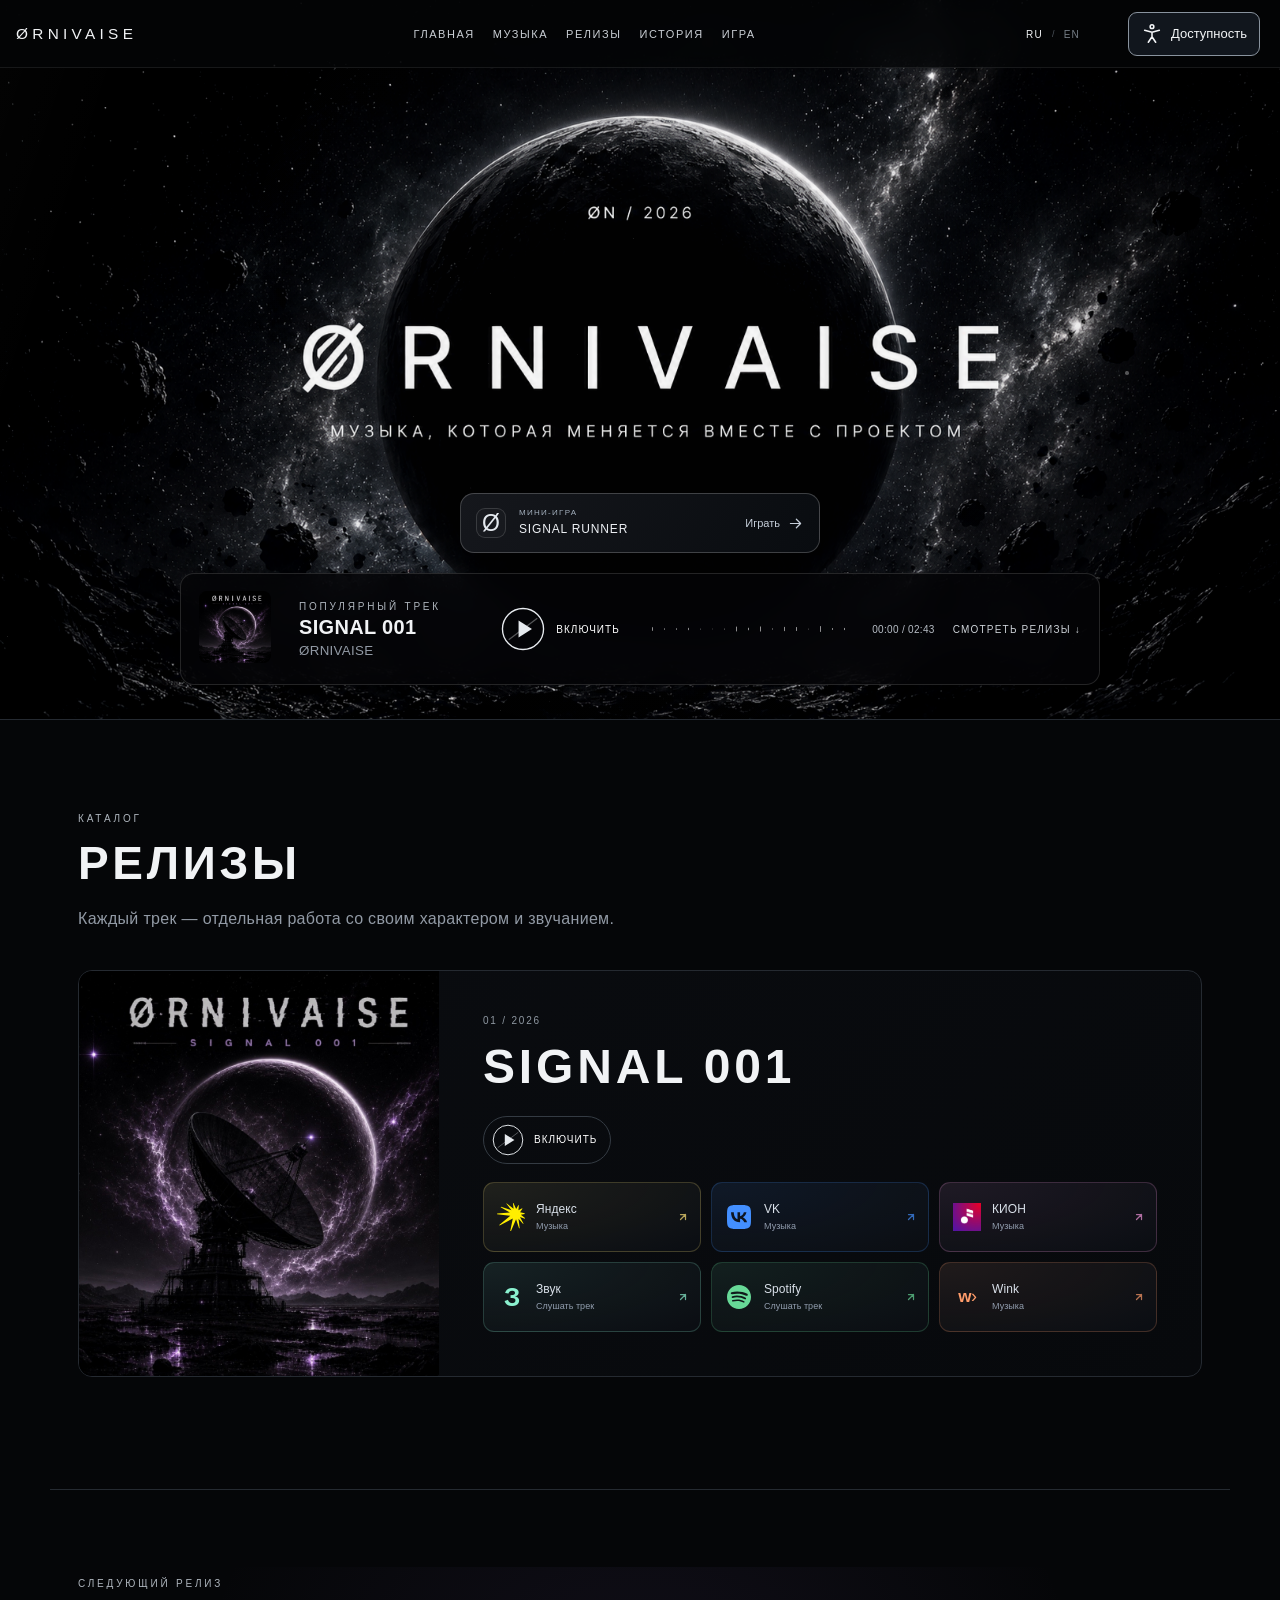
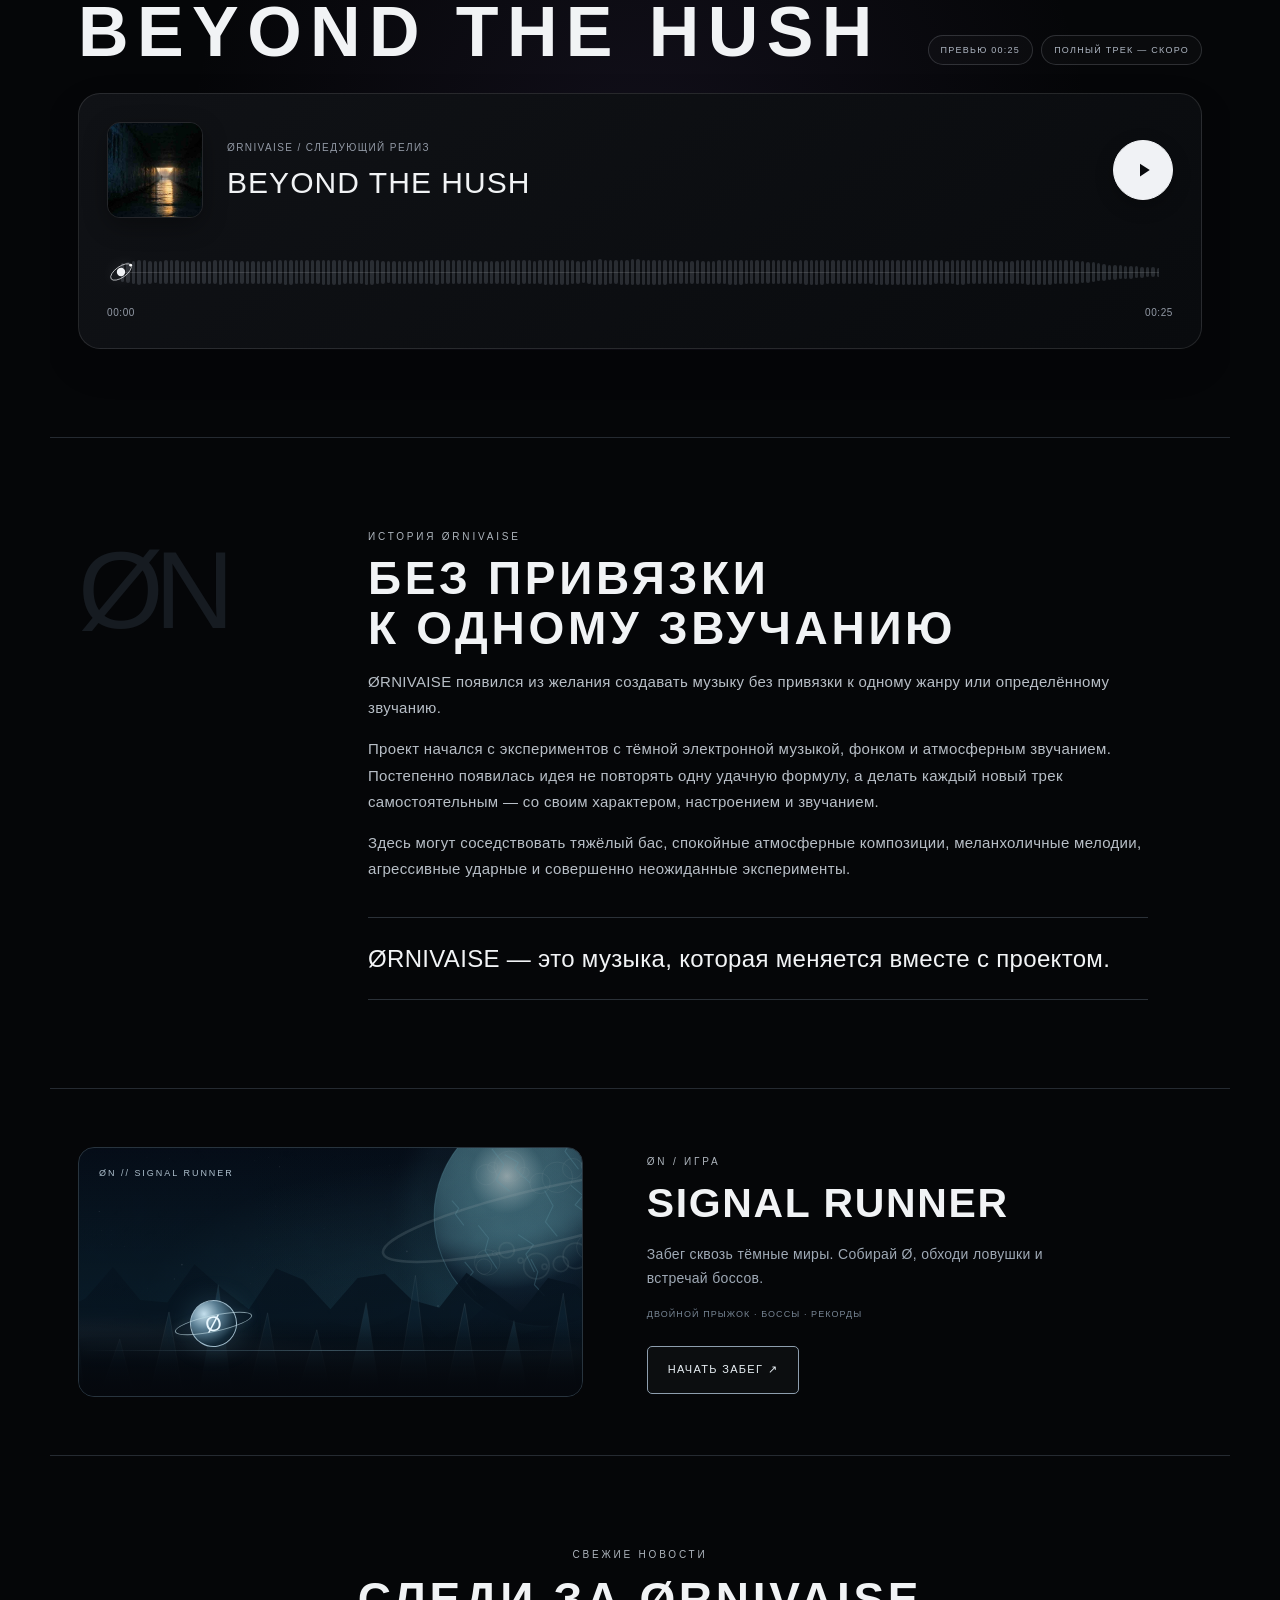
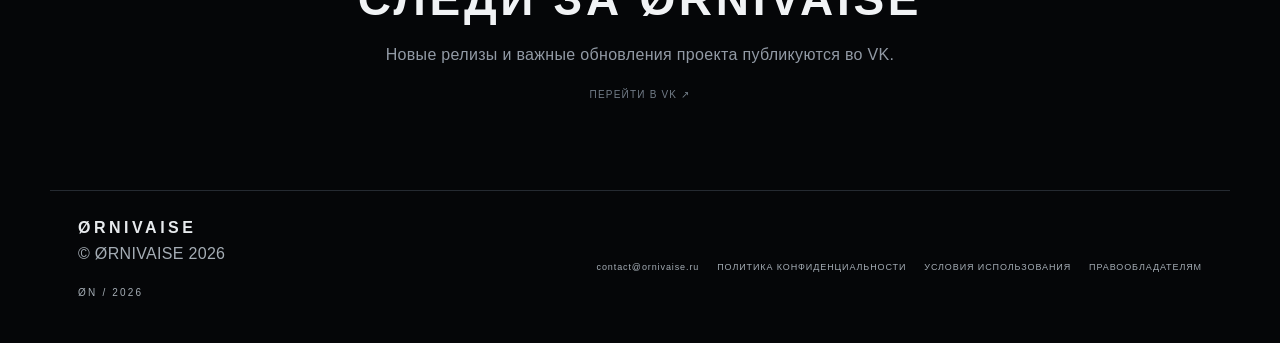
<file: index.html>
<!doctype html>
<html lang="ru">
<head>
  <meta charset="utf-8">
  <meta name="viewport" content="width=device-width,initial-scale=1,viewport-fit=cover">
  <meta name="theme-color" content="#050608">
  <meta name="referrer" content="no-referrer">
  <meta http-equiv="Content-Security-Policy" content="default-src 'self' data: blob:; style-src 'self' 'unsafe-inline'; img-src 'self' data: blob:; media-src 'self' data: blob:; script-src 'self' 'unsafe-inline'; connect-src 'self'; object-src 'none'; frame-src 'none'; base-uri 'self'; form-action 'none'">
  <title>ØRNIVAISE (ORNIVAISE) — музыка и релизы</title>
  <link rel="canonical" href="https://ornivaise.ru/">
  <meta property="og:url" content="https://ornivaise.ru/">
  <meta property="og:type" content="website">
  <meta property="og:site_name" content="ØRNIVAISE">
  <meta property="og:locale" content="ru_RU">
  <meta name="twitter:card" content="summary_large_image">
  <meta name="twitter:title" content="ØRNIVAISE — музыка и релизы">
  <meta name="twitter:description" content="Официальный сайт музыкального проекта ØRNIVAISE (ORNIVAISE). SIGNAL 001 и тизер BEYOND THE HUSH.">
  <meta name="twitter:image" content="https://ornivaise.ru/og-image.png">
  <meta name="description" content="ØRNIVAISE — музыка без привязки к одному жанру. SIGNAL 001 и следующий трек BEYOND THE HUSH.">
  <meta property="og:title" content="ØRNIVAISE">
  <meta property="og:description" content="Музыка, которая меняется вместе с проектом.">
  <meta property="og:image" content="https://ornivaise.ru/og-image.png">
  <link rel="icon" href="/favicon.ico" sizes="any">
<link rel="icon" type="image/png" sizes="32x32" href="/favicon-32x32.png">
<link rel="icon" type="image/png" sizes="16x16" href="/favicon-16x16.png">
<link rel="apple-touch-icon" sizes="180x180" href="/apple-touch-icon.png">
<link rel="manifest" href="/site.webmanifest">
<link rel="icon" type="image/png" sizes="48x48" href="/favicon-48x48.png">
  <style>:root{--bg:#050608;--panel:#0a0c10;--line:#252a31;--text:#f1f3f5;--muted:#929aa5;--soft:#c9cfd6;--accent:#dfe5ea}
*{box-sizing:border-box}
html{scroll-behavior:smooth}
body{margin:0;background:var(--bg);color:var(--text);font-family:Arial,Helvetica,sans-serif;letter-spacing:.02em;padding-bottom:104px}
a{color:inherit;text-decoration:none}
button,input{font:inherit}
.site-header{position:fixed;z-index:40;left:0;right:0;top:0;height:68px;display:grid;grid-template-columns:1fr auto 1fr;align-items:center;padding:0 28px;border-bottom:1px solid rgba(255,255,255,.08);background:rgba(5,6,8,.72);backdrop-filter:blur(14px)}
.wordmark{font-size:18px;letter-spacing:.28em}
.main-nav{display:flex;gap:30px;font-size:11px;letter-spacing:.14em}
.main-nav a{color:#c9ced4}
.main-nav em,.social-nav em{font-style:normal;color:#666f79;font-size:8px}
.social-nav{justify-self:end;display:flex;gap:18px;font-size:10px;color:#b5bbc2}
.social-nav span{opacity:.7}
.menu-toggle{display:none;background:none;border:0;width:40px;height:40px}
.menu-toggle span{display:block;height:1px;background:#fff;margin:7px 0}
.section-label{font-size:10px;letter-spacing:.28em;color:#aeb5bd}
.section{max-width:1180px;margin:0 auto;padding:88px 28px;border-bottom:1px solid var(--line)}
.section-head{max-width:680px;margin-bottom:38px}
.section h2{font-size:46px;letter-spacing:.08em;margin:10px 0 12px}
.section-head p,.news-section p{color:var(--muted);line-height:1.6}
.release-card{display:grid;grid-template-columns:360px 1fr;min-height:360px;border:1px solid var(--line);margin-bottom:24px;background:linear-gradient(135deg,#0a0c10,#07090c);overflow:hidden;border-radius:14px}
.release-card.reverse{grid-template-columns:1fr 360px}
.release-card.reverse .release-art{order:2}
.release-art{width:100%;height:100%;object-fit:cover}
.release-body{padding:44px;display:flex;flex-direction:column;justify-content:center}
.release-index{font-size:10px;letter-spacing:.18em;color:#8f98a2}
.release-body h3{font-size:48px;letter-spacing:.08em;margin:16px 0 24px;line-height:1.05}
.release-body p{max-width:580px;color:#b7bec6;line-height:1.6}
.release-controls{margin-top:0;display:flex;gap:12px;align-items:center;flex-wrap:wrap}
.service-status{border:1px solid #272d34;padding:10px 13px;border-radius:8px;color:#76808b;font-size:9px;letter-spacing:.1em}
.story-section{display:grid;grid-template-columns:230px 1fr;gap:60px}
.story-number{font-size:110px;letter-spacing:-.08em;color:#161b21;align-self:start}
.story-copy{max-width:780px}
.story-copy h2{line-height:1.08}
.story-copy p{color:#b8bfc7;line-height:1.75;font-size:15px}
.story-copy blockquote{margin:34px 0 0;padding:24px 0;border-top:1px solid #2b3138;border-bottom:1px solid #2b3138;font-size:24px;line-height:1.4;color:#f2f4f6}
.news-section{text-align:center}
.soon-pill{display:inline-flex;border:1px solid #313840;border-radius:999px;padding:10px 16px;font-size:10px;letter-spacing:.14em;color:#858e98;margin:10px}
.vk-button{display:inline-flex;border:1px solid #d7dce2;padding:12px 18px;margin:10px;font-size:10px;letter-spacing:.12em}
.global-player{position:fixed;z-index:50;left:14px;right:14px;bottom:12px;min-height:80px;border:1px solid #2a3037;background:rgba(7,9,12,.92);backdrop-filter:blur(18px);display:grid;grid-template-columns:58px 1fr auto auto auto 2fr auto;align-items:center;gap:12px;padding:10px 14px;border-radius:14px;box-shadow:0 16px 50px rgba(0,0,0,.45)}
.global-player>img{width:56px;height:56px;object-fit:cover;border-radius:8px}
.gp-meta{display:flex;flex-direction:column;gap:4px}
.gp-meta small{font-size:8px;letter-spacing:.16em;color:#87919b}
.gp-meta strong{font-size:13px}
.icon-btn,.main-play,.volume-btn{background:none;border:0;color:#fff;cursor:pointer;display:flex;flex-direction:column;align-items:center;gap:2px}
.icon-btn svg{width:30px;height:30px;fill:#dfe4e9;stroke:#dfe4e9;stroke-width:1.4}
.icon-btn span,.main-play span,.volume-btn span{font-size:7px;letter-spacing:.1em;color:#919aa4}
.main-play svg{width:44px;height:44px;fill:none;stroke:#e7ebef;stroke-width:1.5}
.main-play .play-shape,.main-play .pause-shape{fill:#e7ebef;stroke:none}
.main-play .pause-shape{display:none}
.main-play.playing .play-shape{display:none}
.main-play.playing .pause-shape{display:block}
.gp-progress{display:grid;grid-template-columns:42px 1fr 42px;gap:8px;align-items:center;font-size:8px;color:#a9b0b8}
.gp-progress input{width:100%;appearance:none;height:2px;background:#4c555e}
.gp-progress input::-webkit-slider-thumb{appearance:none;width:10px;height:10px;border-radius:50%;background:#fff}
.volume-btn svg{width:34px;height:34px;fill:none;stroke:#dfe4e9;stroke-width:1.7}
.volume-btn .mute-slash{display:none}
.volume-btn.muted .waves{display:none}
.volume-btn.muted .mute-slash{display:block}
footer{min-height:130px;display:flex;justify-content:space-between;align-items:center;gap:20px;padding:28px;max-width:1180px;margin:0 auto;color:#a5adb5}
footer>div:first-child{display:flex;flex-direction:column;gap:8px}
footer strong{letter-spacing:.22em;color:#e7eaed}
.footer-links{display:flex;flex-wrap:wrap;justify-content:flex-end;gap:18px;font-size:9px;letter-spacing:.1em}
@keyframes breath{from{transform:scale(1.04)}to{transform:scale(1.095)}}@media(max-width:900px){body{padding-bottom:128px}
.site-header{grid-template-columns:1fr auto;height:60px;padding:0 16px}
.main-nav{position:absolute;top:60px;left:0;right:0;display:none;flex-direction:column;background:#07090c;padding:20px;border-bottom:1px solid #252b31}
.main-nav.open{display:flex}
.social-nav{display:none}
.menu-toggle{display:block}
.section{padding:64px 18px}
.release-card,.release-card.reverse{grid-template-columns:1fr}
.release-card.reverse .release-art{order:0}
.release-art{aspect-ratio:1/1;height:auto}
.release-body{padding:28px}
.release-body h3{font-size:30px}
.story-section{grid-template-columns:1fr}
.story-number{display:none}
.global-player{grid-template-columns:48px 1fr auto auto auto;bottom:8px}
.global-player>img{width:46px;height:46px}
.gp-progress{grid-column:1/-1;order:2}
.volume-btn{display:none}
.icon-btn span,.main-play span{display:none}
.footer-links{flex-direction:column}
footer{align-items:flex-start;flex-direction:column}
}@media(max-width:520px){.section h2{font-size:32px}
.story-copy blockquote{font-size:20px}
.footer-links{font-size:8px}
}@keyframes heroCinematicZoom{
  0%{transform:translate3d(var(--mx),var(--my),0) scale(1.045);filter:saturate(.94) contrast(1.02) brightness(.98)}
  100%{transform:translate3d(var(--mx),var(--my),0) scale(1.095);filter:saturate(.98) contrast(1.05) brightness(1.02)}
}@keyframes heroGlowBreath{
  0%{opacity:.23;transform:scale(.98)}
  100%{opacity:.48;transform:scale(1.04)}
}@keyframes particleDrift{
  0%{transform:translate3d(0,16px,0);opacity:0}
  12%{opacity:.18}
  75%{opacity:.10}
  100%{transform:translate3d(var(--dx,24px),-90px,0);opacity:0}
}@keyframes wavePulse{
  from{opacity:.46;transform:scaleY(.74)}
  to{opacity:.95;transform:scaleY(1.12)}
}@keyframes heroMobileZoom{
  from{transform:scale(1.035);filter:brightness(.98)}
  to{transform:scale(1.065);filter:brightness(1.01)}
}body{padding-bottom:118px}
.global-player.player-54{
  min-height:92px;
  grid-template-columns:minmax(230px,1.05fr) minmax(280px,2fr) auto minmax(170px,.75fr);
  gap:22px;
  padding:12px 20px;
  border:1px solid rgba(171,151,255,.22);
  border-radius:13px;
  background:linear-gradient(180deg,rgba(10,11,15,.95),rgba(5,6,9,.94));
  box-shadow:0 14px 50px rgba(0,0,0,.48),inset 0 1px 0 rgba(255,255,255,.035);
  overflow:hidden;
}
.global-player.player-54:before{
  content:"";position:absolute;left:18px;right:18px;top:0;height:1px;
  background:linear-gradient(90deg,transparent,rgba(175,145,255,.72) 9%,rgba(255,255,255,.14) 28%,transparent 48%);
  opacity:.72;pointer-events:none
}
.gp-track{display:grid;grid-template-columns:62px minmax(0,1fr);align-items:center;gap:14px;min-width:0;padding-right:18px;border-right:1px solid rgba(255,255,255,.08)}
.global-player.player-54 .gp-track>img{width:60px;height:60px;object-fit:cover;border-radius:8px;border:1px solid rgba(184,161,255,.22);box-shadow:0 0 20px rgba(153,116,255,.08)}
.player-54 .gp-meta{min-width:0}
.player-54 .gp-meta small{font-size:7px;letter-spacing:.19em;color:#7e8791}
.player-54 .gp-meta strong{font-size:15px;letter-spacing:.09em;white-space:nowrap;overflow:hidden;text-overflow:ellipsis}
.player-54 .gp-meta span{font-size:8px;letter-spacing:.18em;color:#767e88}
.gp-timeline{position:relative;min-width:0;padding:5px 0 0}
.gp-time-row{display:flex;justify-content:space-between;font-size:9px;letter-spacing:.08em;color:#c2c7ce;margin-bottom:7px}
.gp-time-row #seekStatus{min-width:0;padding-inline:6px;overflow:hidden;text-overflow:ellipsis;white-space:nowrap;font-size:8px;color:#b9abc9}
.gp-wave-track{position:absolute;left:0;right:0;top:34px;height:18px;overflow:hidden;pointer-events:none;opacity:.7}
.gp-wave-track:before{content:"";position:absolute;inset:0;background:repeating-linear-gradient(90deg,transparent 0 6px,rgba(229,225,242,.38) 6px 7px,transparent 7px 9px);clip-path:polygon(0 49%,4% 44%,8% 57%,12% 32%,16% 65%,20% 38%,24% 73%,28% 29%,32% 62%,36% 44%,40% 69%,44% 31%,48% 59%,52% 42%,56% 76%,60% 37%,64% 66%,68% 45%,72% 61%,76% 34%,80% 72%,84% 40%,88% 58%,92% 46%,96% 64%,100% 49%,100% 51%,96% 36%,92% 54%,88% 42%,84% 60%,80% 28%,76% 66%,72% 39%,68% 55%,64% 34%,60% 63%,56% 24%,52% 58%,48% 41%,44% 69%,40% 31%,36% 56%,32% 38%,28% 71%,24% 27%,20% 62%,16% 35%,12% 68%,8% 43%,4% 56%,0 51%)}
.gp-wave-track span{position:absolute;left:0;top:0;bottom:0;width:0;background:linear-gradient(90deg,rgba(139,102,231,.16),rgba(196,168,255,.36));filter:drop-shadow(0 0 5px rgba(168,130,255,.42))}
.gp-wave-track i{position:absolute;width:1px;top:1px;bottom:1px;left:0;background:#d8c7ff;box-shadow:0 0 10px #b990ff;opacity:.9}
.gp-seek{position:relative;z-index:2;width:100%;appearance:none;height:34px;margin:4px 0 0;background:transparent;cursor:pointer}
.gp-seek::-webkit-slider-runnable-track{height:2px;background:linear-gradient(90deg,rgba(177,142,255,.92) 0 var(--seek,0%),#40444b var(--seek,0%) 100%);border-radius:99px}
.gp-seek::-webkit-slider-thumb{appearance:none;width:13px;height:13px;margin-top:-5.5px;border-radius:50%;background:#0a0b0f;border:2px solid #c6adff;box-shadow:0 0 0 4px rgba(174,137,255,.08),0 0 13px rgba(174,137,255,.55)}
.gp-seek::-moz-range-track{height:2px;background:#40444b}
.gp-seek::-moz-range-progress{height:2px;background:#b48cff}
.gp-seek::-moz-range-thumb{width:11px;height:11px;border-radius:50%;background:#0a0b0f;border:2px solid #c6adff}
.gp-actions{display:flex;align-items:center;gap:7px;padding:0 4px;white-space:nowrap}
.player-tool{width:34px;height:34px;padding:0;border:0;background:transparent;color:#b8bec6;display:grid;place-items:center;cursor:pointer;border-radius:8px;transition:.2s ease}
.player-tool svg{width:22px;height:22px;fill:none;stroke:currentColor;stroke-width:1.6;stroke-linecap:round;stroke-linejoin:round}
.player-tool:hover,.player-tool.active{color:#e8dcff;background:rgba(171,132,255,.08)}
.player-54 .main-play{width:50px;height:50px;display:grid;place-items:center;position:relative;padding:0}
.player-54 .main-play svg{width:48px;height:48px;filter:drop-shadow(0 0 9px rgba(164,126,255,.13))}
.player-54 .main-play span{position:absolute;opacity:0;pointer-events:none}
.player-54 .main-play svg circle{stroke:#817492}
.player-54 .main-play:hover svg circle{stroke:#c7b1ff}
.gp-volume{display:grid;grid-template-columns:36px minmax(80px,1fr) 38px;align-items:center;gap:8px;padding-left:18px;border-left:1px solid rgba(255,255,255,.08)}
.player-54 .volume-btn{width:34px;height:34px;padding:0;display:grid;place-items:center}
.player-54 .volume-btn svg{width:28px;height:28px}
.player-54 .volume-btn span{display:none}
.gp-volume input{width:100%;appearance:none;height:22px;background:transparent;cursor:pointer}
.gp-volume input::-webkit-slider-runnable-track{height:3px;border-radius:99px;background:linear-gradient(90deg,#aa7dff 0 var(--vol,78%),#353943 var(--vol,78%) 100%)}
.gp-volume input::-webkit-slider-thumb{appearance:none;width:11px;height:11px;margin-top:-4px;border-radius:50%;background:#0a0b0f;border:2px solid #c4a9ff;box-shadow:0 0 9px rgba(173,132,255,.42)}
.gp-volume input::-moz-range-track{height:3px;background:#353943}
.gp-volume input::-moz-range-progress{height:3px;background:#aa7dff}
.gp-volume input::-moz-range-thumb{width:9px;height:9px;border-radius:50%;background:#0a0b0f;border:2px solid #c4a9ff}
#volumeValue{font-size:9px;color:#b8a2ea;letter-spacing:.06em;text-align:right}
@media(max-width:980px){body{padding-bottom:150px}
.global-player.player-54{grid-template-columns:minmax(190px,1fr) minmax(240px,1.8fr) auto;gap:14px}
.gp-volume{grid-column:2/4;border-left:0;padding-left:0;margin-top:-6px}
.gp-actions{grid-row:1/3;grid-column:3}
.gp-track{grid-row:1/3}
.gp-timeline{align-self:end}
}@media(max-width:700px){body{padding-bottom:178px}
.global-player.player-54{left:8px;right:8px;bottom:8px;grid-template-columns:1fr auto;gap:8px 12px;padding:9px 11px}
.gp-track{grid-column:1;border-right:0;padding-right:0;grid-template-columns:48px minmax(0,1fr)}
.global-player.player-54 .gp-track>img{width:46px;height:46px}
.player-54 .gp-meta small{display:none}
.player-54 .gp-meta strong{font-size:12px}
.gp-actions{grid-column:2;grid-row:1;gap:2px}
.player-tool{display:none}
.gp-actions #prevBtn,.gp-actions #nextBtn{display:grid;width:30px;height:30px}
.player-54 .main-play{width:42px;height:42px}
.player-54 .main-play svg{width:41px;height:41px}
.gp-timeline{grid-column:1/-1;grid-row:2;padding-top:0}
.gp-time-row{font-size:8px;margin-bottom:0}
.gp-wave-track{top:26px;height:13px}
.gp-seek{height:27px;margin:0}
.gp-volume{grid-column:1/-1;grid-row:3;margin:0;padding:0;border:0;grid-template-columns:30px 1fr 36px}
.player-54 .volume-btn{display:grid}
.player-54 .volume-btn svg{width:24px;height:24px}
}.newsletter-row{
  background:#050608 !important;
  border-color:#343b44 !important;
}
.newsletter-row button{
  background:#07090c !important;
  color:#cfd4da !important;
  border-left:1px solid #343b44 !important;
  font-weight:500 !important;
}
.newsletter-row button:hover{
  background:#0d1014 !important;
  color:#fff !important;
  border-color:#69727c !important;
}
.newsletter-row input{
  background:#050608 !important;
}
@media(max-width:620px){.newsletter-row button{
    border-left:0 !important;
    border-top:1px solid #343b44 !important;
  }
}@keyframes spaceDrift{
  0%{
    transform:translate3d(0,18px,0) scale(var(--scale,.7));
    opacity:0;
  }
  12%{opacity:var(--op,.22)}
  88%{opacity:var(--op,.22)}
  100%{
    transform:translate3d(var(--dx,35px),-70px,0) scale(calc(var(--scale,.7) * 1.08));
    opacity:0;
  }
}@keyframes heroSlowBreath{
  from{filter:brightness(.96); transform:translate3d(var(--mx,0),var(--my,0),0) scale(1.012)}
  to{filter:brightness(1.04); transform:translate3d(var(--mx,0),var(--my,0),0) scale(1.025)}
}@keyframes heroStrongBreath{
  0%{
    filter:brightness(.93) contrast(1.02);
    transform:translate3d(calc(var(--mx,0) * .65),calc(var(--my,0) * .65),0) scale(1.018);
  }
  50%{
    filter:brightness(1.035) contrast(1.05);
  }
  100%{
    filter:brightness(1.08) contrast(1.07);
    transform:translate3d(calc(var(--mx,0) * 1.2),calc(var(--my,0) * 1.2),0) scale(1.045);
  }
}@keyframes spaceDriftStrong{
  0%{
    transform:translate3d(calc(var(--dx,50px) * -.35),85px,0) scale(var(--scale,.8));
    opacity:0;
  }
  8%{opacity:var(--op,.3)}
  82%{opacity:var(--op,.3)}
  100%{
    transform:translate3d(var(--dx,70px),-165px,0) scale(calc(var(--scale,.8) * 1.18));
    opacity:0;
  }
}@keyframes heroLightSweep{
  0%,18%{transform:translateX(-42%);opacity:0}
  34%{opacity:.65}
  63%{opacity:.42}
  82%,100%{transform:translateX(42%);opacity:0}
}.news-social a,.news-social .vk-link{
  border:0 !important;
  outline:0 !important;
  background:transparent !important;
  padding:0 !important;
  min-width:0 !important;
  height:auto !important;
  box-shadow:none !important;
  color:#737d88 !important;
  text-decoration:none !important;
  transition:color .25s ease, opacity .25s ease !important;
}
.news-social a:hover,.news-social .vk-link:hover{
  color:#f2f4f6 !important;
  background:transparent !important;
}
.news-alt .vk-button{
  display:inline !important;
  width:auto !important;
  min-width:0 !important;
  height:auto !important;
  padding:0 !important;
  margin:0 !important;
  border:none !important;
  outline:none !important;
  border-radius:0 !important;
  background:transparent !important;
  box-shadow:none !important;
  color:#737d88 !important;
  line-height:inherit !important;
  text-decoration:none !important;
  transition:color .25s ease !important;
}
.news-alt .vk-button:hover,.news-alt .vk-button:focus{
  border:none !important;
  outline:none !important;
  background:transparent !important;
  box-shadow:none !important;
  color:#f2f4f6 !important;
}
body[data-track-theme="signal001"]{
  --track-accent: 226,232,238;
  --track-accent-soft: 173,187,199;
}
body[data-track-theme="echo"]{
  --track-accent: 185,206,222;
  --track-accent-soft: 120,151,176;
}
body[data-track-theme="fractured"]{
  --track-accent: 230,230,226;
  --track-accent-soft: 160,160,154;
}
body[data-track-theme="afterimage"]{
  --track-accent: 210,148,103;
  --track-accent-soft: 146,91,58;
}
.gp-wave-track{
  isolation:isolate;
}
.gp-live-viz{
  position:absolute;
  inset:0;
  width:100%;
  height:100%;
  display:block;
  z-index:0;
  opacity:.92;
}
.gp-wave-track:before{
  opacity:.15 !important;
  z-index:0;
}
.gp-wave-track span{
  z-index:2;
  mix-blend-mode:screen;
  background:linear-gradient(
    90deg,
    rgba(var(--track-accent-soft),.10),
    rgba(var(--track-accent),.36)
  ) !important;
}
.gp-wave-track i{
  z-index:3;
  background:rgba(var(--track-accent),.95) !important;
  box-shadow:0 0 10px rgba(var(--track-accent),.72) !important;
}
.player-54 .gp-meta small::before{
  content:"";
  display:inline-block;
  width:5px;
  height:5px;
  margin-right:7px;
  border-radius:50%;
  vertical-align:1px;
  background:rgba(var(--track-accent),.35);
  box-shadow:0 0 0 rgba(var(--track-accent),0);
  transition:.2s ease;
}
body.audio-is-playing .player-54 .gp-meta small::before{
  background:rgba(var(--track-accent),.95);
  box-shadow:0 0 10px rgba(var(--track-accent),.55);
  animation:ornPlayingDot .8s ease-in-out infinite alternate;
}
@keyframes ornPlayingDot{
  from{transform:scale(.8);opacity:.48}
  to{transform:scale(1.25);opacity:1}
}@media(prefers-reduced-motion:reduce){body.audio-is-playing .player-54 .gp-meta small::before{animation:none!important}
}</style>

<style id="scroll-experiment-v12">html{scroll-behavior:smooth}
body{overflow-x:hidden}
.scroll-reveal{opacity:.55;transform:translateY(16px)}
.scroll-reveal.is-visible{opacity:1;transform:none}
.release-card{transition:box-shadow .25s ease}
.release-card.release-focus,.release-card.release-dim{transform:none!important;filter:none!important;opacity:1!important}
@media(max-width:760px){.scroll-reveal{transform:translateY(10px)}
}@media(prefers-reduced-motion:reduce){html{scroll-behavior:auto}
.scroll-reveal,.scroll-reveal.is-visible,.release-card{
    transition:none!important;transform:none!important;filter:none!important;opacity:1!important
  }
}</style>

<style id="responsive-v13">:root{--safe-x:max(16px,env(safe-area-inset-left));--safe-r:max(16px,env(safe-area-inset-right))}
img,svg,canvas{max-width:100%}
.site-header{padding-left:max(16px,env(safe-area-inset-left));padding-right:max(16px,env(safe-area-inset-right))}
.wordmark{font-size:clamp(14px,1.2vw,18px);letter-spacing:clamp(.16em,.7vw,.28em)}
.section{width:min(1180px,100%);padding-inline:clamp(16px,4vw,28px)}
.section h2{font-size:clamp(30px,4.2vw,46px)}
.release-body h3{font-size:clamp(28px,4.2vw,48px);overflow-wrap:anywhere}
@media(max-width:1100px){.main-nav{gap:clamp(14px,2vw,30px)}
.global-player.player-54{left:10px;right:10px}
}@media(max-width:900px){.release-card,.release-card.reverse{min-height:0}
}@media(max-width:700px){body{padding-bottom:calc(178px + env(safe-area-inset-bottom))}
.site-header{padding-left:max(14px,env(safe-area-inset-left));padding-right:max(14px,env(safe-area-inset-right))}
.global-player.player-54{left:max(8px,env(safe-area-inset-left));right:max(8px,env(safe-area-inset-right));bottom:max(8px,env(safe-area-inset-bottom));max-height:calc(100dvh - 16px)}
.section{padding-block:clamp(48px,12vw,64px)}
.release-body{padding:clamp(20px,6vw,28px)}
}@media(max-width:430px){.wordmark{font-size:14px;letter-spacing:.2em}
.section{padding-inline:14px}
.story-copy blockquote{font-size:clamp(17px,5vw,20px)}
.global-player.player-54{padding:8px 9px;gap:6px 9px}
.gp-track{grid-template-columns:42px minmax(0,1fr);gap:9px}
.global-player.player-54 .gp-track>img{width:40px;height:40px}
.player-54 .gp-meta strong{font-size:11px}
.gp-actions #prevBtn,.gp-actions #nextBtn{width:26px;height:26px}
.player-54 .main-play,.player-54 .main-play svg{width:38px;height:38px}
}@media(max-width:360px){.global-player.player-54{left:4px;right:4px;padding-inline:7px}
}@media(min-width:1600px){.section{max-width:1320px}
}@media(orientation:landscape) and (max-height:520px){.site-header{height:54px}
.main-nav{top:54px}
.global-player.player-54{bottom:4px}
}</style>

<style id="audit-accessibility">:focus-visible{outline:2px solid #e3e8ee;outline-offset:4px}
html{scroll-padding-top:80px}
@media(max-width:900px){.menu-toggle{min-width:44px;min-height:44px}
}@media(prefers-reduced-motion:reduce){*,*::before,*::after{animation:none!important;transition:none!important;scroll-behavior:auto!important}
}.lang-switch{position:absolute;right:250px;top:50%;transform:translateY(-50%);display:flex;align-items:center;gap:4px;z-index:2}
.lang-switch button{border:0;background:transparent;color:#777f88;font:inherit;font-size:10px;letter-spacing:.12em;padding:8px 5px;cursor:pointer}
.lang-switch button.active{color:#f1f3f5}
.lang-switch span{color:#4e555d;font-size:9px}
@media(max-width:1100px) and (min-width:901px){.lang-switch{right:210px}
}@media(max-width:900px){.lang-switch{position:static;transform:none;grid-column:2;grid-row:1;margin-right:4px}
.menu-toggle{grid-column:3;grid-row:1}
.site-header{grid-template-columns:1fr auto auto!important}
}</style>

<style id="shigure-preview-style">.shigure-preview-section{position:relative;overflow:hidden}
.shigure-preview-section:before{content:"";position:absolute;inset:14% -10% auto;height:70%;background:radial-gradient(circle at 50% 50%,rgba(111,84,160,.12),transparent 62%);pointer-events:none}
.shigure-preview-wrap{position:relative;border:1px solid rgba(210,218,232,.14);border-radius:20px;background:linear-gradient(145deg,rgba(12,14,19,.96),rgba(7,8,12,.92));box-shadow:0 30px 90px rgba(0,0,0,.34);padding:34px;overflow:hidden}
.shigure-preview-wrap:after{content:"";position:absolute;inset:0;pointer-events:none;background:linear-gradient(120deg,transparent 0 42%,rgba(188,171,224,.045) 50%,transparent 58%)}
.shigure-preview-head{position:relative;z-index:1;display:flex;align-items:flex-end;justify-content:space-between;gap:24px;margin-bottom:28px}
.shigure-preview-title .section-label{display:block;margin-bottom:10px}
.shigure-preview-title h2{margin:0;font-size:clamp(38px,6vw,70px);line-height:.95;letter-spacing:.12em}
.shigure-preview-pills{display:flex;gap:8px;flex-wrap:wrap;justify-content:flex-end}
.shigure-pill{border:1px solid rgba(221,226,237,.17);border-radius:999px;padding:9px 12px;font-size:9px;letter-spacing:.14em;color:#aeb6c2;background:rgba(255,255,255,.025);white-space:nowrap}
.shigure-player{position:relative;z-index:1;display:grid;grid-template-columns:auto minmax(0,1fr);align-items:center;gap:24px;padding:24px;border:1px solid rgba(220,226,238,.12);border-radius:16px;background:rgba(4,5,8,.52)}
.shigure-play{width:76px;height:76px;border-radius:50%;border:1px solid rgba(230,234,241,.28);background:rgba(255,255,255,.025);color:#f4f6f8;display:grid;place-items:center;cursor:pointer;transition:transform .2s ease,border-color .2s ease,background .2s ease}
.shigure-play:hover{transform:scale(1.03);border-color:rgba(235,239,247,.5);background:rgba(255,255,255,.05)}
.shigure-play svg{width:42px;height:42px;fill:none;stroke:currentColor;stroke-width:1.5}
.shigure-play .sp-play,.shigure-play .sp-pause{fill:currentColor;stroke:none}
.shigure-play .sp-pause{display:none}
.shigure-play.playing .sp-play{display:none}
.shigure-play.playing .sp-pause{display:block}
.shigure-player-main{min-width:0}
.shigure-meta{display:flex;align-items:baseline;justify-content:space-between;gap:16px;margin-bottom:14px}
.shigure-meta small{font-size:9px;letter-spacing:.16em;color:#7f8996}
.shigure-meta strong{font-size:18px;letter-spacing:.13em}
.shigure-wave{height:48px;display:flex;align-items:center;gap:3px;overflow:hidden;margin-bottom:10px}
.shigure-wave span{display:block;flex:1;min-width:2px;max-width:5px;height:var(--h);background:rgba(218,224,235,.28);border-radius:999px;transition:background .18s ease,opacity .18s ease,transform .18s ease;opacity:.58}
.shigure-wave span.active{background:rgba(239,242,248,.9);opacity:1;transform:scaleY(1.08)}
.shigure-seek{--p:0%;appearance:none;width:100%;height:12px;background:transparent;cursor:pointer;margin:0}
.shigure-seek::-webkit-slider-runnable-track{height:2px;background:linear-gradient(90deg,#e8ecf3 0 var(--p),rgba(255,255,255,.18) var(--p) 100%)}
.shigure-seek::-webkit-slider-thumb{appearance:none;width:10px;height:10px;border-radius:50%;background:#f5f7fa;margin-top:-4px;box-shadow:0 0 12px rgba(226,231,241,.35)}
.shigure-seek::-moz-range-track{height:2px;background:rgba(255,255,255,.18)}
.shigure-seek::-moz-range-progress{height:2px;background:#e8ecf3}
.shigure-seek::-moz-range-thumb{width:10px;height:10px;border:0;border-radius:50%;background:#f5f7fa}
.shigure-time{display:flex;justify-content:space-between;margin-top:4px;font-size:9px;letter-spacing:.1em;color:#87919d}
.shigure-status{min-height:16px;margin:10px 0 0;font-size:10px;color:#aab2bd}
@media(max-width:700px){.shigure-preview-wrap{padding:22px 16px}
.shigure-preview-head{align-items:flex-start;flex-direction:column}
.shigure-preview-pills{justify-content:flex-start}
.shigure-player{grid-template-columns:1fr;gap:18px}
.shigure-play{width:64px;height:64px}
.shigure-meta{align-items:flex-start;flex-direction:column;gap:4px}
.shigure-wave{height:42px;gap:2px}
}@media(max-width:420px){.shigure-preview-title h2{font-size:36px}
.shigure-pill{font-size:8px;padding:8px 10px}
.shigure-player{padding:18px 14px}
}</style>
<style id="release-platforms-style">.release-platforms{flex:1 1 100%;display:grid;grid-template-columns:repeat(3,minmax(0,1fr));gap:10px;margin-top:6px;min-width:0}
.release-platforms a{--brand:#e5ebf2;--rgb:229,235,242;position:relative;isolation:isolate;display:grid;grid-template-columns:30px minmax(0,1fr) 10px;align-items:center;gap:10px;min-width:0;min-height:70px;padding:12px;border:1px solid rgba(var(--rgb),.2);border-radius:11px;background:radial-gradient(ellipse at 0 0,rgba(var(--rgb),.085),transparent 95%),#0b0e13;color:#d9e0e9;letter-spacing:.005em;transition:transform .18s,border-color .18s,background .18s,box-shadow .18s}
.release-platforms a:hover{transform:translateY(-2px);border-color:rgba(var(--rgb),.65);background:radial-gradient(ellipse at 0 0,rgba(var(--rgb),.15),transparent 95%),#0b0e13;box-shadow:0 6px 22px rgba(var(--rgb),.07)}
.release-platforms a:active{transform:translateY(0)}
.release-platforms a:focus-visible{outline:2px solid var(--brand);outline-offset:4px}
.release-platforms .rp-icon{display:grid;place-items:center;width:30px;height:30px;color:var(--brand);border-radius:7px}
.release-platforms .rp-icon img{display:block;width:28px;height:28px;object-fit:contain}
.release-platforms .rp-mask{display:block;width:24px;height:24px;background:currentColor;-webkit-mask:var(--logo) center/contain no-repeat;mask:var(--logo) center/contain no-repeat}
.release-platforms .rp-name{min-width:0}
.release-platforms .rp-name b{display:block;font-size:12px;line-height:1.3;font-weight:500}
.release-platforms .rp-name small{display:block;font-size:9px;line-height:1.35;color:#929eaf;margin-top:3px;letter-spacing:.005em}
.release-platforms .rp-arrow{display:block;width:10px;height:10px;fill:none;stroke:var(--brand);stroke-width:1.5;stroke-linecap:round;stroke-linejoin:round;opacity:.7}
.release-platforms .rp-yandex{--brand:#ffe478;--rgb:255,228,120}
.release-platforms .rp-vk{--brand:#438fff;--rgb:67,143,255;--logo:url('assets/platforms/vk.svg')}
.release-platforms .rp-kion{--brand:#f395dc;--rgb:243,149,220}
.release-platforms .rp-zvuk{--brand:#8bf1cf;--rgb:139,241,207}
.release-platforms .rp-spotify{--brand:#67d997;--rgb:103,217,151;--logo:url('assets/platforms/spotify.svg')}
.release-platforms .rp-wink{--brand:#ff9c6a;--rgb:255,156,106}
.release-platforms .rp-letter{font-size:26px;font-weight:800;letter-spacing:-.08em;line-height:1}
.release-platforms .rp-wink-mark{font-size:17px;font-weight:800;letter-spacing:-.08em}
.release-platforms .rp-wink-mark i{font-size:18px;font-style:normal;font-weight:400;margin-left:1px}
@media(max-width:1100px){.release-platforms{grid-template-columns:repeat(2,minmax(0,1fr))}
}@media(max-width:520px){.release-platforms a{grid-template-columns:26px minmax(0,1fr) 8px;gap:8px;padding:12px 10px}
.release-platforms .rp-icon{width:26px;height:28px}
.release-platforms .rp-icon img{width:26px;height:26px}
.release-platforms .rp-mask{width:23px;height:23px}
}@media(max-width:340px){.release-platforms{grid-template-columns:1fr}
.release-platforms a{min-height:62px;grid-template-columns:28px minmax(0,1fr) 12px}
.release-platforms .rp-name b{font-size:13px}
}@media(prefers-reduced-motion:reduce){.release-platforms a{transition:none}
.release-platforms a:hover,.release-platforms a:active{transform:none}
}.shigure-cover{width:116px;aspect-ratio:1/1;object-fit:cover;border-radius:12px;border:1px solid rgba(230,234,241,.14);box-shadow:0 16px 34px rgba(0,0,0,.28)}
.shigure-player{grid-template-columns:116px auto minmax(0,1fr)}
@media(max-width:700px){.shigure-player{grid-template-columns:86px minmax(0,1fr);align-items:center}
.shigure-cover{width:86px;grid-column:1;grid-row:1}
.shigure-play{grid-column:1;grid-row:2;justify-self:center}
.shigure-player-main{grid-column:2;grid-row:1/3}
}@media(max-width:420px){.shigure-preview-title h2{font-size:clamp(28px,9vw,36px);letter-spacing:.08em}
.shigure-player{grid-template-columns:74px minmax(0,1fr)}
.shigure-cover{width:74px}
}</style>
<style id="signal-game-style">@media(max-width:700px){body{padding-bottom:136px}
.section{padding-left:max(16px,env(safe-area-inset-left));padding-right:max(16px,env(safe-area-inset-right))}
.global-player.player-54{
    left:max(6px,env(safe-area-inset-left));
    right:max(6px,env(safe-area-inset-right));
    bottom:max(6px,env(safe-area-inset-bottom));
  }
}@media(max-width:700px){.site-header{
    height:64px;
    padding-left:max(14px,env(safe-area-inset-left));
    padding-right:max(14px,env(safe-area-inset-right));
  }
.main-nav{top:64px}
}@keyframes heroMobileWideBreath{
  from{transform:scale(1.008);filter:brightness(.98)}
  to{transform:scale(1.025);filter:brightness(1.01)}
}@media(max-width:430px){body{padding-bottom:116px}
.wordmark{font-size:15px;letter-spacing:.2em}
.lang-switch button{font-size:9px;padding-inline:3px}
.section{padding-top:52px;padding-bottom:52px}
.release-body{padding:22px 17px}
.release-body h3{font-size:27px}
.global-player.player-54{
    grid-template-columns:minmax(0,1fr) auto;
    padding:7px 8px;
    gap:4px 7px;
  }
.gp-track{grid-template-columns:38px minmax(0,1fr);gap:7px}
.global-player.player-54 .gp-track>img{width:36px;height:36px}
.player-54 .gp-meta strong{font-size:10px}
.gp-actions #prevBtn,.gp-actions #nextBtn{width:25px;height:25px}
.player-54 .main-play,.player-54 .main-play svg{width:34px;height:34px}
.gp-timeline{grid-row:2;height:26px}
.gp-wave-track{top:18px;height:9px}
.gp-seek{height:20px}
.gp-volume{display:none}
}.spark-0{--x:7%;--d:.2s;--delay:-.4s}
.spark-1{--x:18%;--d:.8s;--delay:-1s}
.spark-2{--x:29%;--d:.5s;--delay:-1.8s}
.spark-3{--x:39%;--d:1s;--delay:-.7s}
.spark-4{--x:48%;--d:.6s;--delay:-2s}
.spark-5{--x:57%;--d:.9s;--delay:-.2s}
.spark-6{--x:67%;--d:.3s;--delay:-1.3s}
.spark-7{--x:75%;--d:.7s;--delay:-.8s}
.spark-8{--x:83%;--d:.4s;--delay:-1.7s}
.spark-9{--x:91%;--d:.8s;--delay:-.5s}
.scene-volcanic_cataclysm,.scene-magma_sovereign,.scene-ash_titan,.scene-inferno_obelisks{--particle:#ffad5d;background:radial-gradient(circle at 66% 53%,rgba(236,79,27,.38),transparent 34%),linear-gradient(#240a12,#170609 58%,#090406)!important}
.scene-aurora_sanctum,.scene-storm_seraph,.scene-thunder_sentinels{--particle:#9af9f0;background:radial-gradient(circle at 64% 18%,rgba(112,225,234,.22),transparent 45%),linear-gradient(145deg,#08131f,#091520 52%,#040810)!important}
.scene-celestial_temple,.scene-astral_leviathan,.scene-rift_serpents{--particle:#c3a9ff;background:radial-gradient(circle at 66% 24%,rgba(150,96,238,.3),transparent 44%),linear-gradient(145deg,#0c0a22,#17102b 55%,#060512)!important}
.scene-abyssal_ocean,.scene-toxic_bloom{--particle:#84f9da;background:radial-gradient(ellipse at 62% 100%,rgba(39,157,145,.28),transparent 52%),linear-gradient(#051921,#05131c 52%,#02090f)!important}
.scene-neon_reef{--particle:#8cfaf1}
.scene-solar_flare{--particle:#ffa95d}
.scene-moon_familiars{--particle:#cda0ff}
.scene-crimson_rift{--particle:#ff7d75}
.swatch-violet_nebula{background:linear-gradient(145deg,#965cc2,#110d32)}
.swatch-frozen_horizon{background:linear-gradient(145deg,#96ebf5,#092c47)}
.swatch-black_sun{background:radial-gradient(circle,#07060a 30%,#bfa174 36%,#10090d 54%)}
.swatch-signal_storm{background:linear-gradient(145deg,#61d9dd,#15102e)}
.swatch-crimson_rift{background:linear-gradient(145deg,#ed614b,#260911)}
.swatch-abyssal_ocean{background:linear-gradient(145deg,#56c6ba,#051728)}
.swatch-aurora_sanctum{background:linear-gradient(145deg,#a9edb5,#453f91,#0a1525)}
.swatch-volcanic_cataclysm{background:radial-gradient(circle,#ffce69,#b83c28,#18070d)}
.swatch-celestial_temple{background:radial-gradient(circle,#d3b5ff,#5c439f,#0b0a24)}
.scene-neon_reef{--particle:#80fff7;background:radial-gradient(circle at 34% 30%,rgba(97,238,239,.31),transparent 34%),radial-gradient(circle at 71% 47%,rgba(166,102,255,.33),transparent 38%),linear-gradient(#0b142b,#100922 65%,#050712)!important}
.scene-solar_flare{--particle:#ffbc73;background:radial-gradient(circle at 57% 42%,rgba(255,171,72,.36),transparent 42%),linear-gradient(#260c13,#1b080c 65%,#060408)!important}
.scene-toxic_bloom{--particle:#adff72;background:radial-gradient(circle at 67% 40%,rgba(124,232,98,.28),transparent 35%),radial-gradient(circle at 15% 75%,rgba(142,73,224,.22),transparent 42%),linear-gradient(#0b1c16,#071710 65%,#040b09)!important}
.scene-moon_familiars{--particle:#d0aaff;background:radial-gradient(circle at 69% 35%,rgba(177,134,224,.28),transparent 36%),linear-gradient(#100d25,#0e0c19 60%,#05060f)!important}
</style>
<style id="runner-home-entrance">.runner-teaser{display:grid;grid-template-columns:minmax(0,1fr) minmax(0,1.1fr);gap:clamp(24px,5vw,64px);align-items:center;padding-block:58px}
.runner-teaser-scene{position:relative;isolation:isolate;height:250px;overflow:hidden;border:1px solid #28343e;border-radius:16px;background:linear-gradient(180deg,rgba(3,7,12,.2),rgba(3,7,12,.52)),url('assets/runner-worlds/frost.svg') center 42%/cover,#060d16}
.runner-teaser-scene:after{content:"";position:absolute;inset:0;background:linear-gradient(0deg,#05080d 0,transparent 32%,rgba(1,4,9,.2));pointer-events:none}
.runner-teaser-orbit{position:absolute;z-index:1;left:22%;bottom:49px;width:47px;height:47px;display:grid;place-items:center;border:1px solid #9ebaca;border-radius:50%;background:radial-gradient(circle at 34% 25%,#c6e1ee,#587c91 34%,#132a39 69%,#050d15 95%);box-shadow:0 0 28px #7fc8eb33;color:#eaf8ff;font-size:21px;transform:rotate(-12deg)}
.runner-teaser-orbit:after{content:"";position:absolute;inset:14px -17px;border:1px solid #bfdbe4a6;border-radius:50%;box-shadow:0 0 10px #9dcde61a}
.runner-teaser-ground{position:absolute;left:0;right:0;bottom:45px;height:1px;background:linear-gradient(90deg,transparent,#8bbdd2a6,transparent);box-shadow:0 2px 15px #79b7d066}
.runner-teaser-signal{position:absolute;z-index:2;left:20px;top:20px;color:#acbecb;font-size:9px;letter-spacing:.22em}
.runner-teaser h2{font-size:clamp(28px,3.2vw,42px);line-height:1.1;letter-spacing:.04em;margin:12px 0 16px}
.runner-teaser-copy p{color:#9fa9b5;font-size:14px;line-height:1.75;max-width:420px;margin:0 0 16px}
.runner-teaser-features{display:block;color:#778594;font-size:9px;line-height:1.7;letter-spacing:.12em}
.runner-teaser-play{display:inline-flex;align-items:center;justify-content:space-between;gap:34px;min-height:48px;margin-top:24px;padding:0 20px;border:1px solid #8e9eae;border-radius:5px;background:#a6c4d00a;color:#e9f0f5;font-size:11px;letter-spacing:.12em;transition:background .2s,border-color .2s}
.runner-teaser-play:hover{background:#a6c4d01c;border-color:#d0e4ed}
.runner-hero-portal{display:inline-flex;align-items:center;justify-content:center;min-height:44px;padding:10px 14px;border:1px solid #71859480;border-radius:4px;background:#101c26b0;color:#dce7ed;font-size:10px;font-weight:700;letter-spacing:.09em}
.main-nav{gap:clamp(16px,2vw,28px)}
.easter-trigger{display:inline-flex;align-items:center;align-self:flex-start;min-height:44px;padding:8px 0;color:#a5adb5;font-size:10px;letter-spacing:.22em}
@media(max-width:680px){.runner-teaser{grid-template-columns:1fr;gap:26px;padding-block:38px}
.runner-teaser-scene{height:195px}
.runner-teaser-copy p{max-width:100%}
.runner-teaser-play{width:100%;margin-top:20px}
}</style>

<link rel="preload" as="image" href="og-image.png" media="(min-width:901px)">
<link rel="preload" as="image" href="planet-clean-v2.webp" media="(max-width:900px)">
<link rel="stylesheet" href="home-responsive.css?v=hero-original-20261029">
<link rel="stylesheet" href="player-signal.css">
<link rel="stylesheet" href="player-scrubbers.css">
<link rel="stylesheet" href="site-display.css">
<link rel="stylesheet" href="hero-original.css?v=1">
</head>
<body class="home-page signal-players" data-track-theme="signal001">
<a class="skip-content" href="#mainContent">Перейти к содержимому</a>
<header class="site-header">
  <a class="wordmark" href="#top">ØRNIVAISE</a>
  <div class="lang-switch" role="group" aria-label="Language"><button type="button" data-lang="ru" class="active" aria-pressed="true">RU</button><span>/</span><button type="button" data-lang="en" aria-pressed="false">EN</button></div>
  <button class="menu-toggle" id="menuToggle" type="button" aria-label="Открыть меню" aria-expanded="false" aria-controls="mainNav">
    <span></span><span></span>
  </button>
  <nav id="mainNav" class="main-nav">
    <a href="#top">ГЛАВНАЯ</a>
    <a href="#music">МУЗЫКА</a>
    <a href="#releases">РЕЛИЗЫ</a>
    <a href="#story">ИСТОРИЯ</a>
    <a href="signal-runner.html">ИГРА</a>
</nav>
  <div class="social-nav">
    <a href="https://vk.ru/ornivaise" target="_blank" rel="noopener noreferrer">VK</a>
    <span>Telegram <em>СКОРО</em></span>
    <span>YouTube <em>СКОРО</em></span>
  </div>
<button id="displayOpen" type="button" aria-haspopup="dialog" aria-controls="displayDialog" aria-label="Доступность"><svg viewBox="0 0 24 24" aria-hidden="true"><circle cx="12" cy="4" r="2"/><path d="M4 8l8 2 8-2M12 10v5m0 0-4 6m4-6 4 6"/></svg><span>Доступность</span></button>
</header>

<main id="top"><div id="mainContent" tabindex="-1"></div>
  <section class="hero" id="heroScene">
    <div class="hero-bg" id="heroBg" aria-hidden="true"></div>
    <div class="hero-glow" id="heroGlow" aria-hidden="true"></div>
    <div class="hero-particles" id="heroParticles" aria-hidden="true"></div>
    <div class="hero-audio-ring" id="heroAudioRing" aria-hidden="true"></div>
    <div class="hero-noise" aria-hidden="true"></div>
    <div class="hero-copy-accessible">
      <p class="kicker">ØN / 2026</p>

      <h1>ØRNIVAISE</h1>
      <p class="hero-sub">МУЗЫКА, КОТОРАЯ МЕНЯЕТСЯ ВМЕСТЕ С ПРОЕКТОМ</p>
    </div>

    <div class="popular-card" id="music">
      <div class="popular-cover"><img src="cover-signal001-hq.jpg" alt="SIGNAL 001"></div>
      <div class="popular-info">
        <span class="section-label">ПОПУЛЯРНЫЙ ТРЕК</span>
        <strong>SIGNAL 001</strong>
        <small>ØRNIVAISE</small>
      </div>
      <button class="signal-btn" data-track="signal001" aria-label="Включить SIGNAL 001">
        <svg viewBox="0 0 56 56" aria-hidden="true"><circle cx="28" cy="28" r="23"/><path class="play-shape" d="M23 18.5 38 28 23 37.5Z"/><g class="pause-shape"><path d="M21 18h5v20h-5z"/><path d="M30 18h5v20h-5z"/></g><path class="slash" d="M12 40 44 16"/></svg>
        <span>ВКЛЮЧИТЬ</span>
      </button>
      <div class="popular-progress"><div class="signal-line hero-wave" id="heroWave"></div></div>
      <span class="popular-time" data-time-for="signal001">00:00 / 02:43</span>
      <a class="jump-link" href="#releases">СМОТРЕТЬ РЕЛИЗЫ ↓</a>
    </div>
    <a class="runner-hero-portal" id="runnerHeroPortal" href="signal-runner.html" aria-label="Играть в SIGNAL RUNNER"><span class="portal-mark" aria-hidden="true">Ø</span><span class="portal-copy"><small>МИНИ-ИГРА</small><strong>SIGNAL RUNNER</strong></span><span class="portal-action">Играть <svg viewBox="0 0 20 20" aria-hidden="true"><path d="M4 10h12M11 5l5 5-5 5"/></svg></span></a>
  </section>

  <section class="section releases-section" id="releases">
    <div class="section-head">
      <span class="section-label">КАТАЛОГ</span>
      <h2>РЕЛИЗЫ</h2>
      <p>Каждый трек — отдельная работа со своим характером и звучанием.</p>
    </div>

    <article class="release-card" data-release="signal001">
      <img src="cover-signal001-hq.jpg" alt="Обложка SIGNAL 001" class="release-art" width="1200" height="1200" loading="lazy" decoding="async">
      <div class="release-body">
        <span class="release-index">01 / 2026</span>
        <h3>SIGNAL 001</h3>
        <div class="release-controls">
          <button class="signal-btn compact" data-track="signal001">
            <svg viewBox="0 0 56 56" aria-hidden="true"><circle cx="28" cy="28" r="23"/><path class="play-shape" d="M23 18.5 38 28 23 37.5Z"/><g class="pause-shape"><path d="M21 18h5v20h-5z"/><path d="M30 18h5v20h-5z"/></g><path class="slash" d="M12 40 44 16"/></svg>
            <span>ВКЛЮЧИТЬ</span>
          </button>
          <div class="release-platforms" aria-label="SIGNAL 001 доступен на музыкальных площадках">
            <a class="rp-yandex" href="https://zvonko.link/signal001" target="_blank" rel="noopener noreferrer" aria-label="Слушать SIGNAL 001 — Яндекс Музыка"><span class="rp-icon" aria-hidden="true"><img src="assets/platforms/yandex-main.svg" width="28" height="28" alt=""></span><span class="rp-name"><b>Яндекс</b><small>Музыка</small></span><svg class="rp-arrow" viewBox="0 0 12 12" aria-hidden="true"><path d="M3 9 9 3M3 3h6v6"/></svg></a>
            <a class="rp-vk" href="https://zvonko.link/signal001" target="_blank" rel="noopener noreferrer" aria-label="Слушать SIGNAL 001 — VK Музыка"><span class="rp-icon" aria-hidden="true"><i class="rp-mask"></i></span><span class="rp-name"><b>VK</b><small>Музыка</small></span><svg class="rp-arrow" viewBox="0 0 12 12" aria-hidden="true"><path d="M3 9 9 3M3 3h6v6"/></svg></a>
            <a class="rp-kion" href="https://zvonko.link/signal001" target="_blank" rel="noopener noreferrer" aria-label="Слушать SIGNAL 001 — КИОН Музыка"><span class="rp-icon" aria-hidden="true"><img src="kion-music-icon.webp" width="28" height="28" alt=""></span><span class="rp-name"><b>КИОН</b><small>Музыка</small></span><svg class="rp-arrow" viewBox="0 0 12 12" aria-hidden="true"><path d="M3 9 9 3M3 3h6v6"/></svg></a>
            <a class="rp-zvuk" href="https://zvonko.link/signal001" target="_blank" rel="noopener noreferrer" aria-label="Слушать SIGNAL 001 — Звук"><span class="rp-icon" aria-hidden="true"><span class="rp-letter">З</span></span><span class="rp-name"><b>Звук</b><small>Слушать трек</small></span><svg class="rp-arrow" viewBox="0 0 12 12" aria-hidden="true"><path d="M3 9 9 3M3 3h6v6"/></svg></a>
            <a class="rp-spotify" href="https://zvonko.link/signal001" target="_blank" rel="noopener noreferrer" aria-label="Слушать SIGNAL 001 — Spotify"><span class="rp-icon" aria-hidden="true"><i class="rp-mask"></i></span><span class="rp-name"><b>Spotify</b><small>Слушать трек</small></span><svg class="rp-arrow" viewBox="0 0 12 12" aria-hidden="true"><path d="M3 9 9 3M3 3h6v6"/></svg></a>
            <a class="rp-wink" href="https://zvonko.link/signal001" target="_blank" rel="noopener noreferrer" aria-label="Слушать SIGNAL 001 — Wink Музыка"><span class="rp-icon" aria-hidden="true"><span class="rp-wink-mark">w<i>›</i></span></span><span class="rp-name"><b>Wink</b><small>Музыка</small></span><svg class="rp-arrow" viewBox="0 0 12 12" aria-hidden="true"><path d="M3 9 9 3M3 3h6v6"/></svg></a>
          </div>
        </div>
      </div>
    </article>
</section>

  <section class="section shigure-preview-section" id="next-transmission" aria-labelledby="shigureTitle">
    <div class="shigure-preview-wrap">
      <div class="shigure-preview-head">
        <div class="shigure-preview-title">
          <span class="section-label" data-shigure-label>СЛЕДУЮЩИЙ РЕЛИЗ</span>
          <h2 id="shigureTitle">BEYOND THE HUSH</h2>
        </div>
        <div class="shigure-preview-pills" aria-label="Статус трека">
          <span class="shigure-pill">ПРЕВЬЮ 00:25</span>
          <span class="shigure-pill" data-shigure-soon>ПОЛНЫЙ ТРЕК — СКОРО</span>
        </div>
      </div>

      <div class="shigure-player" role="region" aria-label="Превью BEYOND THE HUSH">
        <img class="shigure-cover" src="cover-beyond-the-hush.jpg" alt="Обложка BEYOND THE HUSH" loading="lazy" decoding="async">
        <button class="shigure-play" id="shigurePlay" type="button" aria-label="Включить превью BEYOND THE HUSH">
          <svg viewBox="0 0 48 48" aria-hidden="true">
            <circle cx="24" cy="24" r="20"></circle>
            <path class="sp-play" d="M20 15.5 33 24 20 32.5Z"></path>
            <g class="sp-pause"><path d="M18 15h5v18h-5z"></path><path d="M26 15h5v18h-5z"></path></g>
          </svg>
        </button>

        <div class="shigure-player-main">
          <div class="shigure-meta">
            <small>ØRNIVAISE / СЛЕДУЮЩИЙ РЕЛИЗ</small>
            <strong>BEYOND THE HUSH</strong>
          </div>
          <div class="signal-scrubber shigure-scrubber">
            <div class="scrubber-visual" aria-hidden="true"><div class="shigure-wave scrubber-wave" id="shigureWave"><span style="--bar-height:19px"></span><span style="--bar-height:21px"></span><span style="--bar-height:23px"></span><span style="--bar-height:25px"></span><span style="--bar-height:24px"></span><span style="--bar-height:23px"></span><span style="--bar-height:22px"></span><span style="--bar-height:23px"></span><span style="--bar-height:24px"></span><span style="--bar-height:24px"></span><span style="--bar-height:24px"></span><span style="--bar-height:23px"></span><span style="--bar-height:23px"></span><span style="--bar-height:23px"></span><span style="--bar-height:23px"></span><span style="--bar-height:23px"></span><span style="--bar-height:23px"></span><span style="--bar-height:24px"></span><span style="--bar-height:25px"></span><span style="--bar-height:24px"></span><span style="--bar-height:24px"></span><span style="--bar-height:23px"></span><span style="--bar-height:23px"></span><span style="--bar-height:23px"></span><span style="--bar-height:23px"></span><span style="--bar-height:23px"></span><span style="--bar-height:23px"></span><span style="--bar-height:23px"></span><span style="--bar-height:24px"></span><span style="--bar-height:24px"></span><span style="--bar-height:25px"></span><span style="--bar-height:25px"></span><span style="--bar-height:24px"></span><span style="--bar-height:24px"></span><span style="--bar-height:24px"></span><span style="--bar-height:24px"></span><span style="--bar-height:24px"></span><span style="--bar-height:25px"></span><span style="--bar-height:25px"></span><span style="--bar-height:25px"></span><span style="--bar-height:25px"></span><span style="--bar-height:24px"></span><span style="--bar-height:23px"></span><span style="--bar-height:23px"></span><span style="--bar-height:24px"></span><span style="--bar-height:25px"></span><span style="--bar-height:25px"></span><span style="--bar-height:24px"></span><span style="--bar-height:23px"></span><span style="--bar-height:22px"></span><span style="--bar-height:23px"></span><span style="--bar-height:23px"></span><span style="--bar-height:23px"></span><span style="--bar-height:23px"></span><span style="--bar-height:23px"></span><span style="--bar-height:23px"></span><span style="--bar-height:24px"></span><span style="--bar-height:24px"></span><span style="--bar-height:25px"></span><span style="--bar-height:24px"></span><span style="--bar-height:24px"></span><span style="--bar-height:24px"></span><span style="--bar-height:24px"></span><span style="--bar-height:24px"></span><span style="--bar-height:24px"></span><span style="--bar-height:23px"></span><span style="--bar-height:23px"></span><span style="--bar-height:23px"></span><span style="--bar-height:23px"></span><span style="--bar-height:23px"></span><span style="--bar-height:23px"></span><span style="--bar-height:24px"></span><span style="--bar-height:24px"></span><span style="--bar-height:25px"></span><span style="--bar-height:24px"></span><span style="--bar-height:24px"></span><span style="--bar-height:23px"></span><span style="--bar-height:24px"></span><span style="--bar-height:25px"></span><span style="--bar-height:25px"></span><span style="--bar-height:25px"></span><span style="--bar-height:25px"></span><span style="--bar-height:25px"></span><span style="--bar-height:24px"></span><span style="--bar-height:23px"></span><span style="--bar-height:22px"></span><span style="--bar-height:24px"></span><span style="--bar-height:25px"></span><span style="--bar-height:26px"></span><span style="--bar-height:25px"></span><span style="--bar-height:24px"></span><span style="--bar-height:24px"></span><span style="--bar-height:25px"></span><span style="--bar-height:25px"></span><span style="--bar-height:26px"></span><span style="--bar-height:26px"></span><span style="--bar-height:25px"></span><span style="--bar-height:25px"></span><span style="--bar-height:25px"></span><span style="--bar-height:25px"></span><span style="--bar-height:25px"></span><span style="--bar-height:24px"></span><span style="--bar-height:24px"></span><span style="--bar-height:23px"></span><span style="--bar-height:23px"></span><span style="--bar-height:23px"></span><span style="--bar-height:24px"></span><span style="--bar-height:23px"></span><span style="--bar-height:23px"></span><span style="--bar-height:23px"></span><span style="--bar-height:24px"></span><span style="--bar-height:24px"></span><span style="--bar-height:25px"></span><span style="--bar-height:25px"></span><span style="--bar-height:25px"></span><span style="--bar-height:24px"></span><span style="--bar-height:24px"></span><span style="--bar-height:24px"></span><span style="--bar-height:24px"></span><span style="--bar-height:24px"></span><span style="--bar-height:24px"></span><span style="--bar-height:24px"></span><span style="--bar-height:24px"></span><span style="--bar-height:24px"></span><span style="--bar-height:23px"></span><span style="--bar-height:24px"></span><span style="--bar-height:25px"></span><span style="--bar-height:25px"></span><span style="--bar-height:25px"></span><span style="--bar-height:25px"></span><span style="--bar-height:24px"></span><span style="--bar-height:24px"></span><span style="--bar-height:24px"></span><span style="--bar-height:24px"></span><span style="--bar-height:24px"></span><span style="--bar-height:24px"></span><span style="--bar-height:24px"></span><span style="--bar-height:24px"></span><span style="--bar-height:24px"></span><span style="--bar-height:25px"></span><span style="--bar-height:25px"></span><span style="--bar-height:25px"></span><span style="--bar-height:25px"></span><span style="--bar-height:25px"></span><span style="--bar-height:25px"></span><span style="--bar-height:25px"></span><span style="--bar-height:25px"></span><span style="--bar-height:25px"></span><span style="--bar-height:25px"></span><span style="--bar-height:25px"></span><span style="--bar-height:24px"></span><span style="--bar-height:24px"></span><span style="--bar-height:23px"></span><span style="--bar-height:24px"></span><span style="--bar-height:25px"></span><span style="--bar-height:25px"></span><span style="--bar-height:24px"></span><span style="--bar-height:24px"></span><span style="--bar-height:24px"></span><span style="--bar-height:24px"></span><span style="--bar-height:24px"></span><span style="--bar-height:23px"></span><span style="--bar-height:23px"></span><span style="--bar-height:23px"></span><span style="--bar-height:23px"></span><span style="--bar-height:24px"></span><span style="--bar-height:24px"></span><span style="--bar-height:25px"></span><span style="--bar-height:25px"></span><span style="--bar-height:25px"></span><span style="--bar-height:25px"></span><span style="--bar-height:25px"></span><span style="--bar-height:24px"></span><span style="--bar-height:24px"></span><span style="--bar-height:24px"></span><span style="--bar-height:24px"></span><span style="--bar-height:23px"></span><span style="--bar-height:22px"></span><span style="--bar-height:21px"></span><span style="--bar-height:20px"></span><span style="--bar-height:18px"></span><span style="--bar-height:17px"></span><span style="--bar-height:15px"></span><span style="--bar-height:15px"></span><span style="--bar-height:14px"></span><span style="--bar-height:13px"></span><span style="--bar-height:13px"></span><span style="--bar-height:12px"></span><span style="--bar-height:11px"></span><span style="--bar-height:10px"></span><span style="--bar-height:10px"></span><span style="--bar-height:9px"></span></div><span class="scrubber-rail"><i></i></span><span class="scrubber-head" aria-hidden="true"><svg viewBox="0 0 28 28"><ellipse class="orbit" cx="14" cy="14" rx="12" ry="5.5" transform="rotate(-35 14 14)"/><circle class="planet" cx="14" cy="14" r="4.2"/><circle class="satellite" cx="23.7" cy="7.2" r="1.4"/></svg></span><span class="scrubber-ghost"></span><output class="scrubber-readout">00:00</output></div>
            <input class="shigure-seek" id="shigureSeek" type="range" min="0" max="100" step="0.1" value="0" data-audio-id="audioShigurePreview" data-duration="25" aria-label="Позиция превью BEYOND THE HUSH">
          </div>
          <div class="shigure-time"><span id="shigureCurrent">00:00</span><span>00:25</span></div>
          <p class="shigure-status" id="shigureStatus" role="status"></p>
        </div>
      </div>
    </div>
  </section>

  <audio id="audioShigurePreview" preload="metadata" src="beyond-the-hush-preview-320.mp3"></audio>

<section class="section story-section" id="story">
    <div class="story-number">ØN</div>
    <div class="story-copy">
      <span class="section-label">ИСТОРИЯ ØRNIVAISE</span>
      <h2>БЕЗ ПРИВЯЗКИ<br>К ОДНОМУ ЗВУЧАНИЮ</h2>
      <p>ØRNIVAISE появился из желания создавать музыку без привязки к одному жанру или определённому звучанию.</p>
      <p>Проект начался с экспериментов с тёмной электронной музыкой, фонком и атмосферным звучанием. Постепенно появилась идея не повторять одну удачную формулу, а делать каждый новый трек самостоятельным — со своим характером, настроением и звучанием.</p>
      <p>Здесь могут соседствовать тяжёлый бас, спокойные атмосферные композиции, меланхоличные мелодии, агрессивные ударные и совершенно неожиданные эксперименты.</p>
      <blockquote>ØRNIVAISE — это музыка, которая меняется вместе с проектом.</blockquote>
    </div>
  </section>

  
  <section class="section runner-teaser" id="runner-gateway" aria-labelledby="runnerTeaserTitle">
    <div class="runner-teaser-scene" aria-hidden="true">
      <div class="runner-teaser-orbit"><span>Ø</span></div><i class="runner-teaser-ground"></i>
      <span class="runner-teaser-signal">ØN // SIGNAL RUNNER</span>
    </div>
    <div class="runner-teaser-copy">
      <span class="section-label" id="runnerTeaserEyebrow">ØN / ИГРА</span>
      <h2 id="runnerTeaserTitle">SIGNAL RUNNER</h2>
      <p id="runnerTeaserDescription">Забег сквозь тёмные миры. Собирай Ø, обходи ловушки и встречай боссов.</p>
      <span class="runner-teaser-features" id="runnerTeaserFeatures">ДВОЙНОЙ ПРЫЖОК · БОССЫ · РЕКОРДЫ</span>
      <a class="runner-teaser-play" id="runnerTeaserPlay" href="signal-runner.html">НАЧАТЬ ЗАБЕГ <span aria-hidden="true">↗</span></a>
    </div>
  </section>

<section class="section news-section" id="news">
    <span class="section-label">СВЕЖИЕ НОВОСТИ</span>
    <h2>СЛЕДИ ЗА ØRNIVAISE</h2>
    <p class="news-lead">Новые релизы и важные обновления проекта публикуются во VK.</p>
    <div class="news-alt">
      <a class="vk-button" href="https://vk.ru/ornivaise" target="_blank" rel="noopener noreferrer">ПЕРЕЙТИ В VK ↗</a>
    </div>
  </section>
</main>


<p id="playerStatus" class="hero-copy-accessible" role="status"></p>
<div class="global-player player-54" id="globalPlayer" role="region" aria-label="Аудиоплеер" hidden inert aria-hidden="true">
  <div class="gp-track">
    <img id="playerCover" src="cover-signal001-hq.jpg" alt="Обложка текущего трека">
    <div class="gp-meta"><small>СЕЙЧАС ИГРАЕТ</small><strong id="playerTitle">SIGNAL 001</strong><span>ØRNIVAISE</span></div>
  </div>

  <div class="gp-timeline">
    <div class="gp-time-row"><span id="gpCurrent">00:00</span><span id="seekStatus" aria-hidden="true"></span><span id="gpDuration">02:43</span></div>
    <div class="signal-scrubber gp-scrubber">
      <div class="scrubber-visual" aria-hidden="true"><canvas class="gp-live-viz" id="gpLiveViz"></canvas><div class="scrubber-wave" id="signalWave" data-audio-id="audioSignal"><span style="--bar-height:13px"></span><span style="--bar-height:14px"></span><span style="--bar-height:15px"></span><span style="--bar-height:15px"></span><span style="--bar-height:17px"></span><span style="--bar-height:17px"></span><span style="--bar-height:16px"></span><span style="--bar-height:17px"></span><span style="--bar-height:17px"></span><span style="--bar-height:21px"></span><span style="--bar-height:23px"></span><span style="--bar-height:22px"></span><span style="--bar-height:21px"></span><span style="--bar-height:22px"></span><span style="--bar-height:21px"></span><span style="--bar-height:22px"></span><span style="--bar-height:22px"></span><span style="--bar-height:22px"></span><span style="--bar-height:22px"></span><span style="--bar-height:22px"></span><span style="--bar-height:23px"></span><span style="--bar-height:23px"></span><span style="--bar-height:23px"></span><span style="--bar-height:24px"></span><span style="--bar-height:24px"></span><span style="--bar-height:23px"></span><span style="--bar-height:24px"></span><span style="--bar-height:24px"></span><span style="--bar-height:24px"></span><span style="--bar-height:24px"></span><span style="--bar-height:24px"></span><span style="--bar-height:22px"></span><span style="--bar-height:22px"></span><span style="--bar-height:24px"></span><span style="--bar-height:24px"></span><span style="--bar-height:24px"></span><span style="--bar-height:24px"></span><span style="--bar-height:24px"></span><span style="--bar-height:24px"></span><span style="--bar-height:24px"></span><span style="--bar-height:24px"></span><span style="--bar-height:24px"></span><span style="--bar-height:22px"></span><span style="--bar-height:21px"></span><span style="--bar-height:22px"></span><span style="--bar-height:17px"></span><span style="--bar-height:22px"></span><span style="--bar-height:20px"></span><span style="--bar-height:26px"></span><span style="--bar-height:25px"></span><span style="--bar-height:17px"></span><span style="--bar-height:16px"></span><span style="--bar-height:16px"></span><span style="--bar-height:18px"></span><span style="--bar-height:23px"></span><span style="--bar-height:24px"></span><span style="--bar-height:24px"></span><span style="--bar-height:23px"></span><span style="--bar-height:23px"></span><span style="--bar-height:24px"></span><span style="--bar-height:24px"></span><span style="--bar-height:23px"></span><span style="--bar-height:23px"></span><span style="--bar-height:23px"></span><span style="--bar-height:21px"></span><span style="--bar-height:21px"></span><span style="--bar-height:23px"></span><span style="--bar-height:23px"></span><span style="--bar-height:22px"></span><span style="--bar-height:23px"></span><span style="--bar-height:23px"></span><span style="--bar-height:23px"></span><span style="--bar-height:23px"></span><span style="--bar-height:23px"></span><span style="--bar-height:23px"></span><span style="--bar-height:20px"></span><span style="--bar-height:22px"></span><span style="--bar-height:24px"></span><span style="--bar-height:23px"></span><span style="--bar-height:23px"></span><span style="--bar-height:23px"></span><span style="--bar-height:22px"></span><span style="--bar-height:23px"></span><span style="--bar-height:18px"></span><span style="--bar-height:18px"></span><span style="--bar-height:24px"></span><span style="--bar-height:25px"></span><span style="--bar-height:22px"></span><span style="--bar-height:24px"></span><span style="--bar-height:23px"></span><span style="--bar-height:24px"></span><span style="--bar-height:23px"></span><span style="--bar-height:22px"></span><span style="--bar-height:26px"></span><span style="--bar-height:21px"></span><span style="--bar-height:8px"></span></div><div class="scrubber-wave" id="signalPreviewWave" data-audio-id="audioShigurePreview" hidden><span style="--bar-height:19px"></span><span style="--bar-height:23px"></span><span style="--bar-height:24px"></span><span style="--bar-height:22px"></span><span style="--bar-height:24px"></span><span style="--bar-height:24px"></span><span style="--bar-height:23px"></span><span style="--bar-height:23px"></span><span style="--bar-height:24px"></span><span style="--bar-height:25px"></span><span style="--bar-height:24px"></span><span style="--bar-height:23px"></span><span style="--bar-height:23px"></span><span style="--bar-height:23px"></span><span style="--bar-height:24px"></span><span style="--bar-height:25px"></span><span style="--bar-height:24px"></span><span style="--bar-height:24px"></span><span style="--bar-height:24px"></span><span style="--bar-height:25px"></span><span style="--bar-height:25px"></span><span style="--bar-height:23px"></span><span style="--bar-height:24px"></span><span style="--bar-height:24px"></span><span style="--bar-height:23px"></span><span style="--bar-height:23px"></span><span style="--bar-height:23px"></span><span style="--bar-height:23px"></span><span style="--bar-height:24px"></span><span style="--bar-height:24px"></span><span style="--bar-height:24px"></span><span style="--bar-height:24px"></span><span style="--bar-height:24px"></span><span style="--bar-height:23px"></span><span style="--bar-height:23px"></span><span style="--bar-height:23px"></span><span style="--bar-height:25px"></span><span style="--bar-height:24px"></span><span style="--bar-height:24px"></span><span style="--bar-height:25px"></span><span style="--bar-height:25px"></span><span style="--bar-height:25px"></span><span style="--bar-height:23px"></span><span style="--bar-height:24px"></span><span style="--bar-height:26px"></span><span style="--bar-height:24px"></span><span style="--bar-height:25px"></span><span style="--bar-height:26px"></span><span style="--bar-height:25px"></span><span style="--bar-height:25px"></span><span style="--bar-height:25px"></span><span style="--bar-height:23px"></span><span style="--bar-height:23px"></span><span style="--bar-height:24px"></span><span style="--bar-height:23px"></span><span style="--bar-height:24px"></span><span style="--bar-height:25px"></span><span style="--bar-height:24px"></span><span style="--bar-height:24px"></span><span style="--bar-height:24px"></span><span style="--bar-height:24px"></span><span style="--bar-height:24px"></span><span style="--bar-height:24px"></span><span style="--bar-height:25px"></span><span style="--bar-height:25px"></span><span style="--bar-height:24px"></span><span style="--bar-height:24px"></span><span style="--bar-height:24px"></span><span style="--bar-height:24px"></span><span style="--bar-height:25px"></span><span style="--bar-height:25px"></span><span style="--bar-height:25px"></span><span style="--bar-height:25px"></span><span style="--bar-height:25px"></span><span style="--bar-height:25px"></span><span style="--bar-height:24px"></span><span style="--bar-height:24px"></span><span style="--bar-height:25px"></span><span style="--bar-height:24px"></span><span style="--bar-height:24px"></span><span style="--bar-height:23px"></span><span style="--bar-height:23px"></span><span style="--bar-height:24px"></span><span style="--bar-height:25px"></span><span style="--bar-height:25px"></span><span style="--bar-height:25px"></span><span style="--bar-height:24px"></span><span style="--bar-height:24px"></span><span style="--bar-height:22px"></span><span style="--bar-height:20px"></span><span style="--bar-height:17px"></span><span style="--bar-height:15px"></span><span style="--bar-height:13px"></span><span style="--bar-height:12px"></span><span style="--bar-height:10px"></span><span style="--bar-height:9px"></span></div><span class="scrubber-rail"><i></i></span><span class="scrubber-head" aria-hidden="true"><svg viewBox="0 0 28 28"><ellipse class="orbit" cx="14" cy="14" rx="12" ry="5.5" transform="rotate(-35 14 14)"/><circle class="planet" cx="14" cy="14" r="4.2"/><circle class="satellite" cx="23.7" cy="7.2" r="1.4"/></svg></span><span class="scrubber-ghost"></span><output class="scrubber-readout">00:00</output></div>
      <input id="gpSeek" class="gp-seek" type="range" min="0" max="100" step="0.1" value="0" data-audio-id="audioSignal" data-duration="163.56" aria-label="Позиция воспроизведения">
    </div>
  </div>

  <div class="gp-actions">
    <button class="player-tool" id="shuffleBtn" type="button" aria-label="Случайный порядок" aria-pressed="false">
      <svg viewBox="0 0 32 32" aria-hidden="true"><path d="M5 9h4c5 0 7 14 13 14h5M23 19l4 4-4 4M5 23h4c2.6 0 4.2-3.7 5.8-7M22 9h5M23 5l4 4-4 4"/></svg>
    </button>
    <button class="player-tool" id="prevBtn" type="button" aria-label="Предыдущий трек"><svg viewBox="0 0 32 32" aria-hidden="true"><path d="M20.5 8 11 16l9.5 8z"/><path d="M8 8v16"/></svg></button>
    <button class="main-play" id="mainPlay" type="button" aria-label="Включить">
      <svg viewBox="0 0 60 60" aria-hidden="true"><circle cx="30" cy="30" r="25"/><path class="play-shape" d="M25 19 42 30 25 41Z"/><g class="pause-shape"><path d="M23 19h5v22h-5z"/><path d="M33 19h5v22h-5z"/></g></svg>
      <span>ВКЛЮЧИТЬ</span>
    </button>
    <button class="player-tool" id="nextBtn" type="button" aria-label="Следующий трек"><svg viewBox="0 0 32 32" aria-hidden="true"><path d="m11.5 8 9.5 8-9.5 8z"/><path d="M24 8v16"/></svg></button>
    <button class="player-tool" id="repeatBtn" type="button" aria-label="Повтор трека" aria-pressed="false">
      <svg viewBox="0 0 32 32" aria-hidden="true"><path d="M8 10h14l-3-3M22 10l-3 3M24 22H10l3 3M10 22l3-3"/></svg>
    </button>
  </div>

  <div class="gp-volume">
    <button class="volume-btn" id="volumeBtn" type="button" aria-label="Выключить звук">
      <svg viewBox="0 0 46 46" aria-hidden="true"><path d="M10 19h7l8-7v22l-8-7h-7z"/><path class="waves" d="M30 18c3 3 3 7 0 10M34 14c6 6 6 12 0 18"/><path class="mute-slash" d="M11 36 36 11"/></svg>
    </button>
    <input id="volumeRange" type="range" min="0" max="100" value="78" aria-label="Громкость">
    <output id="volumeValue" for="volumeRange">78%</output>
  </div>
</div>

<audio id="audioSignal" preload="metadata" src="signal001.mp3"></audio>

<footer>
  <div><strong>ØRNIVAISE</strong><span>© ØRNIVAISE 2026</span><a class="easter-trigger" id="easterHotspot" href="signal-runner.html" aria-label="Играть в SIGNAL RUNNER">ØN / 2026</a></div>
  <div class="footer-links"><a href="mailto:contact@ornivaise.ru">contact@ornivaise.ru</a><a href="privacy.html">ПОЛИТИКА КОНФИДЕНЦИАЛЬНОСТИ</a><a href="terms.html">УСЛОВИЯ ИСПОЛЬЗОВАНИЯ</a><a href="rights.html">ПРАВООБЛАДАТЕЛЯМ</a></div>
</footer>
<script id="language-switcher">
const i18n={ru:{nav:['ГЛАВНАЯ','МУЗЫКА','РЕЛИЗЫ','ИСТОРИЯ','ИГРА'],popular:'ПОПУЛЯРНЫЙ ТРЕК',catalog:'КАТАЛОГ',releases:'РЕЛИЗЫ',lead:'Каждый трек — отдельная работа со своим характером и звучанием.',storyLabel:'ИСТОРИЯ ØRNIVAISE',storyTitle:'БЕЗ ПРИВЯЗКИ<br>К ОДНОМУ ЗВУЧАНИЮ',story:['ØRNIVAISE появился из желания создавать музыку без привязки к одному жанру или определённому звучанию.','Проект начался с экспериментов с тёмной электронной музыкой, фонком и атмосферным звучанием. Постепенно появилась идея не повторять одну удачную формулу, а делать каждый новый трек самостоятельным — со своим характером, настроением и звучанием.','Здесь могут соседствовать тяжёлый бас, спокойные атмосферные композиции, меланхоличные мелодии, агрессивные ударные и совершенно неожиданные эксперименты.'],quote:'ØRNIVAISE — это музыка, которая меняется вместе с проектом.',newsLabel:'СВЕЖИЕ НОВОСТИ',newsTitle:'СЛЕДИ ЗА ØRNIVAISE',newsLead:'Новые релизы и важные обновления проекта публикуются во VK.',vk:'ПЕРЕЙТИ В VK ↗',now:'СЕЙЧАС ИГРАЕТ',foot:['ПОЛИТИКА КОНФИДЕНЦИАЛЬНОСТИ','УСЛОВИЯ ИСПОЛЬЗОВАНИЯ','ПРАВООБЛАДАТЕЛЯМ']},en:{nav:['HOME','MUSIC','RELEASES','STORY','GAME'],popular:'POPULAR TRACK',catalog:'CATALOG',releases:'RELEASES',lead:'Each track is a standalone work with its own character and sound.',storyLabel:'THE STORY OF ØRNIVAISE',storyTitle:'NOT BOUND<br>TO ONE SOUND',story:['ØRNIVAISE began with a desire to create music without being tied to one genre or a single sound.','The project started with experiments in dark electronic music, phonk and atmospheric sound. Gradually, the idea became not to repeat one successful formula, but to make every new track independent — with its own character, mood and sound.','Heavy bass, calm atmospheric compositions, melancholic melodies, aggressive drums and completely unexpected experiments can coexist here.'],quote:'ØRNIVAISE is music that changes together with the project.',newsLabel:'LATEST NEWS',newsTitle:'FOLLOW ØRNIVAISE',newsLead:'New releases and important project updates are published on VK.',vk:'OPEN VK ↗',now:'NOW PLAYING',foot:['PRIVACY POLICY','TERMS OF USE','RIGHTSHOLDERS']}};

function applyHomeGameLanguage(lang){const en=lang==='en';const values={runnerTeaserEyebrow:en?'ØN / GAME':'ØN / ИГРА',runnerTeaserDescription:en?'Run through dark worlds. Collect Ø, dodge traps and encounter bosses.':'Забег сквозь тёмные миры. Собирай Ø, обходи ловушки и встречай боссов.',runnerTeaserFeatures:en?'DOUBLE JUMP · BOSSES · RECORDS':'ДВОЙНОЙ ПРЫЖОК · БОССЫ · РЕКОРДЫ',runnerTeaserPlay:en?'START RUN ↗':'НАЧАТЬ ЗАБЕГ ↗'};for(const [id,value]of Object.entries(values)){const el=document.getElementById(id);if(el)el.textContent=value}const portal=document.getElementById('runnerHeroPortal');if(portal){portal.setAttribute('aria-label',en?'Play SIGNAL RUNNER':'Играть в SIGNAL RUNNER');portal.querySelector('small').textContent=en?'MINI GAME':'МИНИ-ИГРА';portal.querySelector('.portal-action').firstChild.textContent=en?'Play ':'Играть '}document.getElementById('easterHotspot')?.setAttribute('aria-label',en?'Play SIGNAL RUNNER':'Играть в SIGNAL RUNNER')}
function applyLanguage(lang){const t=i18n[lang]||i18n.ru;document.documentElement.lang=lang;document.querySelectorAll('.lang-switch button').forEach(b=>{const on=b.dataset.lang===lang;b.classList.toggle('active',on);b.setAttribute('aria-pressed',String(on))});[...document.querySelectorAll('#mainNav a')].forEach((a,i)=>a.textContent=t.nav[i]||a.textContent);const pc=document.querySelector('.popular-info .section-label');if(pc)pc.textContent=t.popular;const sh=document.querySelector('.releases-section .section-head');if(sh){sh.querySelector('.section-label').textContent=t.catalog;sh.querySelector('h2').textContent=t.releases;sh.querySelector('p').textContent=t.lead}const st=document.querySelector('.story-copy');if(st){st.querySelector('.section-label').textContent=t.storyLabel;st.querySelector('h2').innerHTML=t.storyTitle;st.querySelectorAll(':scope > p').forEach((p,i)=>{if(t.story[i])p.textContent=t.story[i]});st.querySelector('blockquote').textContent=t.quote}const n=document.querySelector('.news-section');if(n){n.querySelector('.section-label').textContent=t.newsLabel;n.querySelector('h2').textContent=t.newsTitle;n.querySelector('.news-lead').textContent=t.newsLead;n.querySelector('.vk-button').textContent=t.vk}const now=document.querySelector('.gp-meta small');if(now)now.textContent=document.getElementById('globalPlayer')?.dataset.preview==='true'?(lang==='en'?'PREVIEW · 00:25':'ПРЕВЬЮ · 00:25'):t.now;const links=[...document.querySelectorAll('.footer-links a')];t.foot.forEach((x,i)=>{if(links[i+1])links[i+1].textContent=x});applyHomeGameLanguage(lang);try{localStorage.setItem('ornivaise-language',lang)}catch(e){}}
document.querySelectorAll('.lang-switch button').forEach(b=>b.addEventListener('click',()=>applyLanguage(b.dataset.lang)));let saved='ru';try{saved=localStorage.getItem('ornivaise-language')||'ru'}catch(e){}applyLanguage(saved==='en'?'en':'ru');
</script>
<script src="audio-transport.js"></script>
<script src="player-scrubbers.js"></script>
<script>
const menuToggle=document.getElementById('menuToggle'),mainNav=document.getElementById('mainNav');
function setMenu(open){
  mainNav.classList.toggle('open',open);
  menuToggle.setAttribute('aria-expanded',String(open));
  menuToggle.setAttribute('aria-label',document.documentElement.lang==='en'?(open?'Close menu':'Open menu'):(open?'Закрыть меню':'Открыть меню'));
}
menuToggle.addEventListener('click',()=>setMenu(!mainNav.classList.contains('open')));
mainNav.querySelectorAll('a').forEach(a=>a.addEventListener('click',()=>setMenu(false)));
document.addEventListener('keydown',e=>{if(e.key==='Escape'&&mainNav.classList.contains('open')){setMenu(false);menuToggle.focus();}});
window.matchMedia('(max-width:900px)').addEventListener('change',()=>setMenu(false));
const tracks={signal001:{title:'SIGNAL 001',src:'signal001.mp3',cover:'cover-signal001-hq.jpg',audio:document.getElementById('audioSignal')},beyondPreview:{title:'BEYOND THE HUSH',src:'beyond-the-hush-preview-320.mp3',cover:'cover-beyond-the-hush.jpg',audio:document.getElementById('audioShigurePreview'),preview:true}};const order=['signal001'];let current='signal001';const playerCover=document.getElementById('playerCover'),playerTitle=document.getElementById('playerTitle'),mainPlay=document.getElementById('mainPlay'),gpSeek=document.getElementById('gpSeek'),gpCurrent=document.getElementById('gpCurrent'),gpDuration=document.getElementById('gpDuration'),volumeBtn=document.getElementById('volumeBtn'),volumeRange=document.getElementById('volumeRange'),volumeValue=document.getElementById('volumeValue'),shuffleBtn=document.getElementById('shuffleBtn'),repeatBtn=document.getElementById('repeatBtn');
const fmt=s=>{if(!isFinite(s))return'00:00';const m=Math.floor(s/60),r=Math.floor(s%60);return String(m).padStart(2,'0')+':'+String(r).padStart(2,'0')};
const playerStatus=document.getElementById('playerStatus');
const globalPlayer=document.getElementById('globalPlayer');
function revealGlobalPlayer(){
  globalPlayer.hidden=false;globalPlayer.inert=false;globalPlayer.removeAttribute('aria-hidden');
  document.body.classList.add('player-has-started');
}
// A review page deliberately shows both designs before playback.
if(document.body.classList.contains('player-demo'))revealGlobalPlayer();
function activeAudio(){return tracks[current].audio}
const mediaTransports=new Map();
function mediaTransport(a){
  if(!mediaTransports.has(a)){
    const track=Object.values(tracks).find(t=>t.audio===a);
    mediaTransports.set(a,createAudioTransport(a,track.src,{
      canPlay:()=>a===activeAudio(),
      onChange:()=>{if(a===activeAudio()){syncButtons();renderCurrentTime()}},
      onStatus:message=>{const en=document.documentElement.lang==='en',loading=message.startsWith('Подготавливаем'),text=en&&message?(loading?'Preparing seek…':'Could not seek. Check your connection and try again.'):message;if(a===activeAudio()){playerStatus.textContent=text;document.getElementById('seekStatus').textContent=message?(loading?(en?'Loading…':'Загрузка…'):(en?'Try again':'Повторите перемотку')):'';gpSeek.setAttribute('aria-busy',String(loading))}if(track.preview)document.getElementById('shigureStatus').textContent=text}
    }));
  }
  return mediaTransports.get(a);
}
function pauseAudio(a){mediaTransport(a).pause()}
function renderCurrentTime(){
  const a=activeAudio(),position=mediaTransport(a).position();
  gpCurrent.textContent=fmt(position);gpDuration.textContent=fmt(a.duration);
  if(!gpScrubbing)gpSeek.value=Number.isFinite(a.duration)&&a.duration>0?position/a.duration*100:0;
  gpSeek.setAttribute('aria-valuetext',fmt(position)+(document.documentElement.lang==='en'?' of ':' из ')+fmt(a.duration));paintSeek();
}
let gpScrubbing=false;
function allButtons(){return [...document.querySelectorAll('[data-track]')]}
function syncButtons(){
  const playing=mediaTransport(activeAudio()).isPlaying(),en=document.documentElement.lang==='en';
  allButtons().forEach(b=>{
    const is=b.dataset.track===current&&playing;
    b.classList.toggle('playing',is);
    if(tracks[b.dataset.track])b.setAttribute('aria-label',(is?(en?'Pause: ':'Пауза: '):(en?'Play ':'Включить '))+tracks[b.dataset.track].title);
    const t=b.querySelector('span');if(t)t.textContent=is?(en?'PAUSE':'ПАУЗА'):(en?'PLAY':'ВКЛЮЧИТЬ');
  });
  mainPlay.classList.toggle('playing',playing);
  mainPlay.setAttribute('aria-label',playing?(en?'Pause':'Пауза'):(en?'Play':'Включить'));
  mainPlay.querySelector('span').textContent=playing?(en?'PAUSE':'ПАУЗА'):(en?'PLAY':'ВКЛЮЧИТЬ');
}
function playAudio(a){
  playerStatus.textContent='';
  mediaTransport(a).play().catch(error=>{
    if(error.name==='AbortError'||a!==activeAudio())return;
    playerStatus.textContent=document.documentElement.lang==='en'?'Could not play the track. Check your connection and try again.':'Не удалось включить трек. Проверьте соединение и нажмите «Включить» ещё раз.';
    syncButtons();
  });
}
function setTrack(id,autoplay=false){
  if(!tracks[id])return;
  if(id!==current){
    pauseAudio(activeAudio());current=id;
    playerStatus.textContent='';document.getElementById('seekStatus').textContent='';
    playerCover.src=tracks[id].cover;playerCover.alt='Обложка '+tracks[id].title;
    playerTitle.textContent=tracks[id].title;
  }
  const a=activeAudio();
  gpSeek.dataset.audioId=a.id;gpSeek.dataset.duration=tracks[id].preview?'25':'163.56';
  globalPlayer.dataset.preview=String(!!tracks[id].preview);
  const meta=globalPlayer.querySelector('.gp-meta small');
  if(meta)meta.textContent=tracks[id].preview?(document.documentElement.lang==='en'?'PREVIEW · 00:25':'ПРЕВЬЮ · 00:25'):(document.documentElement.lang==='en'?'NOW PLAYING':'СЕЙЧАС ИГРАЕТ');
  gpScrubbing=false;renderCurrentTime();
  if(volumeRange){a.volume=Number(volumeRange.value)/100;a.muted=Number(volumeRange.value)===0}
  if(autoplay)playAudio(a);
  syncButtons();
}
function toggle(id=current){if(id!==current)setTrack(id,false);const a=activeAudio();if(mediaTransport(a).isPlaying())pauseAudio(a);else playAudio(a);syncButtons()}
allButtons().forEach(b=>b.addEventListener('click',()=>toggle(b.dataset.track)));
mainPlay.addEventListener('click',()=>toggle());
let shuffleMode=false,repeatMode=false,lastVolume=.78;
function nextTrack(direction=1){
  if(!order.includes(current)){setTrack(order[0],true);return}
  let id;
  if(shuffleMode&&order.length>1){
    const pool=order.filter(x=>x!==current);id=pool[Math.floor(Math.random()*pool.length)];
  }else{
    const i=order.indexOf(current);id=order[(i+direction+order.length)%order.length];
  }
  setTrack(id,true);
}
document.getElementById('prevBtn').addEventListener('click',()=>nextTrack(-1));
document.getElementById('nextBtn').addEventListener('click',()=>nextTrack(1));
shuffleBtn?.addEventListener('click',()=>{shuffleMode=!shuffleMode;shuffleBtn.classList.toggle('active',shuffleMode);shuffleBtn.setAttribute('aria-pressed',String(shuffleMode))});
repeatBtn?.addEventListener('click',()=>{repeatMode=!repeatMode;repeatBtn.classList.toggle('active',repeatMode);repeatBtn.setAttribute('aria-pressed',String(repeatMode))});
function paintSeek(){const v=Math.max(0,Math.min(100,Number(gpSeek.value)||0));gpSeek.style.setProperty('--seek',v+'%');paintMediaScrubber(gpSeek)}
function setVolume(v){v=Math.max(0,Math.min(1,v));if(v>0)lastVolume=v;Object.values(tracks).forEach(t=>{t.audio.volume=v;t.audio.muted=v===0});if(volumeRange){volumeRange.value=Math.round(v*100);volumeRange.style.setProperty('--vol',Math.round(v*100)+'%')}if(volumeValue)volumeValue.textContent=Math.round(v*100)+'%';volumeBtn?.classList.toggle('muted',v===0);volumeBtn?.setAttribute('aria-label',document.documentElement.lang==='en'?(v===0?'Unmute':'Mute'):(v===0?'Включить звук':'Выключить звук'))}
Object.entries(tracks).forEach(([id,t])=>{
  mediaTransport(t.audio);
  t.audio.addEventListener('loadedmetadata',()=>{if(id===current)renderCurrentTime()});
  t.audio.addEventListener('timeupdate',()=>{if(id!==current)return;renderCurrentTime();document.querySelectorAll(`[data-time-for="${id}"]`).forEach(e=>e.textContent=`${fmt(t.audio.currentTime)} / ${fmt(t.audio.duration)}`)});
  t.audio.addEventListener('play',()=>{Object.values(tracks).forEach(o=>{if(o.audio!==t.audio)pauseAudio(o.audio)});if(id!==current)setTrack(id,false);syncButtons()});
  t.audio.addEventListener('playing',revealGlobalPlayer);
  t.audio.addEventListener('pause',syncButtons);
  t.audio.addEventListener('ended',()=>{if(repeatMode){t.audio.currentTime=0;playAudio(t.audio)}else if(t.preview){t.audio.currentTime=0;syncButtons()}else nextTrack(1)})
});
gpSeek.addEventListener('pointerdown',()=>{gpScrubbing=true});
function finishGlobalScrub(){gpScrubbing=false;renderCurrentTime()}
gpSeek.addEventListener('pointerup',finishGlobalScrub);
gpSeek.addEventListener('pointercancel',finishGlobalScrub);
gpSeek.addEventListener('blur',finishGlobalScrub);
document.addEventListener('pointerup',finishGlobalScrub);
document.addEventListener('pointercancel',finishGlobalScrub);
gpSeek.addEventListener('change',finishGlobalScrub);
gpSeek.addEventListener('input',()=>{const a=activeAudio();if(Number.isFinite(a.duration)&&a.duration>0)mediaTransport(a).seek(Number(gpSeek.value)/100*a.duration);paintSeek()});
volumeRange?.addEventListener('input',()=>setVolume(Number(volumeRange.value)/100));
volumeBtn.addEventListener('click',()=>{const a=activeAudio();const muted=a.muted||a.volume===0;setVolume(muted?(lastVolume||.78):0)});
setVolume(.78);paintSeek();setTrack('signal001');


// v11 — single-release cosmic edition
const heroScene=document.getElementById('heroScene');
const heroBg=document.getElementById('heroBg');
const heroParticles=document.getElementById('heroParticles');
const heroWave=document.getElementById('heroWave');
const finePointer=window.matchMedia('(pointer:fine)').matches;
const reducedMotion=window.matchMedia('(prefers-reduced-motion: reduce)').matches;

if(heroParticles && !reducedMotion){
  heroParticles.innerHTML='';
  const isMobile=window.innerWidth<=620;
  const isTablet=window.innerWidth<=900;
  const count=isMobile?16:isTablet?28:46;
  for(let i=0;i<count;i++){
    const p=document.createElement('i');
    const depth=Math.random();
    const size=depth>.82?2.2:depth>.52?1.4:.8;
    const op=depth>.82?.36:depth>.52?.23:.13;
    const dur=(20-depth*9)+(Math.random()*8);
    const drift=(-95+Math.random()*190)*(0.55+depth*.9);
    p.style.left=(Math.random()*100).toFixed(2)+'%';
    p.style.top=(15+Math.random()*90).toFixed(2)+'%';
    p.style.width=size+'px';
    p.style.height=size+'px';
    p.style.setProperty('--scale',(0.55+depth*.7).toFixed(2));
    p.style.setProperty('--op',op.toFixed(2));
    p.style.setProperty('--blur',(2+depth*7).toFixed(1)+'px');
    p.style.setProperty('--dur',dur.toFixed(1)+'s');
    p.style.setProperty('--delay',(-Math.random()*dur).toFixed(1)+'s');
    p.style.setProperty('--dx',drift.toFixed(1)+'px');
    if(depth>.91){p.classList.add('foreground');}
    heroParticles.appendChild(p);
  }
}

if(heroScene && heroBg && finePointer && !reducedMotion){
  let tx=0,ty=0,cx=0,cy=0,raf=0;
  const tick=()=>{
    cx+=(tx-cx)*.055;cy+=(ty-cy)*.055;
    heroBg.style.setProperty('--mx',cx.toFixed(2)+'px');
    heroBg.style.setProperty('--my',cy.toFixed(2)+'px');
    if(Math.abs(tx-cx)>.05||Math.abs(ty-cy)>.05)raf=requestAnimationFrame(tick);else raf=0;
  };
  const motionSurface=document.getElementById('heroStage')||heroScene;
  motionSurface.addEventListener('pointermove',e=>{
    if(window.innerWidth<=900)return;
    const r=motionSurface.getBoundingClientRect();
    tx=((e.clientX-r.left)/r.width-.5)*10;
    ty=((e.clientY-r.top)/r.height-.5)*6;
    if(!raf)raf=requestAnimationFrame(tick);
  });
  motionSurface.addEventListener('pointerleave',()=>{tx=0;ty=0;if(!raf)raf=requestAnimationFrame(tick)});
}

function syncHeroWave(){
  const a=activeAudio();
  if(heroWave)heroWave.classList.toggle('is-playing',!!a && !a.paused);
}
Object.values(tracks).forEach(t=>{
  t.audio.addEventListener('play',syncHeroWave);
  t.audio.addEventListener('pause',syncHeroWave);
  t.audio.addEventListener('ended',syncHeroWave);
});
syncHeroWave();

/* =========================================================
   ØRNIVAISE v11.11 EXPERIMENTAL — audio-reactive layer
   ========================================================= */
(() => {
  const hero = document.getElementById('heroScene');
  const canvas = document.getElementById('gpLiveViz');
  if (!hero || !canvas) return;

  const Ctx = window.AudioContext || window.webkitAudioContext;
  const ctx2d = canvas.getContext('2d');
  const reduced = window.matchMedia?.('(prefers-reduced-motion: reduce)').matches;

  let audioCtx = null;
  let analyser = null;
  let freqData = null;
  let waveData = null;
  let rafId = 0;
  let sourcesReady = false;
  let smoothEnergy = 0;
  let smoothBass = 0;
  let smoothHigh = 0;

  function setTheme(id){
    document.body.dataset.trackTheme = id || 'signal001';
  }

  // Hook into the site's existing setTrack without changing its behavior.
  const originalSetTrack = window.setTrack;
  if (typeof originalSetTrack === 'function') {
    window.setTrack = function(id, autoplay=false){
      const result = originalSetTrack(id, autoplay);
      setTheme(id);
      return result;
    };
  }

  // Existing "current" starts as signal001.
  setTheme('signal001');

  function ensureAudioGraph(){
    if (!Ctx || sourcesReady) return;
    try{
      audioCtx = new Ctx();
      analyser = audioCtx.createAnalyser();
      analyser.fftSize = 512;
      analyser.smoothingTimeConstant = .82;

      // All four media elements connect to one analyser.
      Object.values(tracks).forEach(t => {
        const source = audioCtx.createMediaElementSource(t.audio);
        source.connect(analyser);
      });
      analyser.connect(audioCtx.destination);

      freqData = new Uint8Array(analyser.frequencyBinCount);
      waveData = new Uint8Array(analyser.fftSize);
      sourcesReady = true;
    }catch(err){
      // If a browser disallows media-element analysis, the normal player
      // still works and the visual layer simply stays in its fallback state.
      sourcesReady = false;
    }
  }

  function resumeAudioGraph(){
    ensureAudioGraph();
    if (audioCtx && audioCtx.state === 'suspended') {
      audioCtx.resume().catch(()=>{});
    }
    if (!reduced && !document.hidden && !rafId) rafId = requestAnimationFrame(draw);
  }

  document.addEventListener('pointerdown', resumeAudioGraph, {passive:true});
  document.addEventListener('keydown', resumeAudioGraph);

  Object.entries(tracks).forEach(([id,t]) => {
    t.audio.addEventListener('play', () => {
      setTheme(id);
      document.body.classList.add('audio-is-playing');
      resumeAudioGraph();
    });
    t.audio.addEventListener('pause', () => {
      if (Object.values(tracks).every(x => x.audio.paused)) {
        document.body.classList.remove('audio-is-playing');
      }
    });
    t.audio.addEventListener('ended', () => {
      if (Object.values(tracks).every(x => x.audio.paused || x.audio.ended)) {
        document.body.classList.remove('audio-is-playing');
      }
    });
  });

  function averageRange(arr, from, to){
    let sum = 0, n = 0;
    const end = Math.min(arr.length, to);
    for(let i=Math.max(0,from); i<end; i++){ sum += arr[i]; n++; }
    return n ? sum / n / 255 : 0;
  }

  function resizeCanvas(){
    const rect = canvas.getBoundingClientRect();
    const dpr = Math.min(window.devicePixelRatio || 1, 2);
    const w = Math.max(1, Math.round(rect.width * dpr));
    const h = Math.max(1, Math.round(rect.height * dpr));
    if (canvas.width !== w || canvas.height !== h){
      canvas.width = w;
      canvas.height = h;
    }
    return {w,h,dpr};
  }

  function drawFallback(w,h){
    ctx2d.clearRect(0,0,w,h);
    ctx2d.strokeStyle = 'rgba(210,216,224,.18)';
    ctx2d.lineWidth = 1;
    ctx2d.beginPath();
    const mid = h/2;
    for(let x=0;x<w;x+=7){
      const y = mid + Math.sin(x*.035)*h*.11 + Math.sin(x*.11)*h*.035;
      if(x===0) ctx2d.moveTo(x,y); else ctx2d.lineTo(x,y);
    }
    ctx2d.stroke();
  }

  function draw(){
    rafId = 0;
    const {w,h} = resizeCanvas();
    if(reduced || document.hidden || activeAudio().paused){drawFallback(w,h);return;}
    rafId = requestAnimationFrame(draw);

    if (!sourcesReady || !analyser || !freqData || !waveData){
      drawFallback(w,h);
      return;
    }

    analyser.getByteFrequencyData(freqData);
    analyser.getByteTimeDomainData(waveData);

    // ~low / mids+highs proportions rather than hard physical Hz bins,
    // sufficient for a responsive visual effect across tracks.
    const bass = averageRange(freqData, 1, 18);
    const mids = averageRange(freqData, 18, 78);
    const high = averageRange(freqData, 78, freqData.length);
    const energy = Math.min(1, bass*.48 + mids*.38 + high*.22);

    smoothEnergy += (energy - smoothEnergy) * .13;
    smoothBass += (bass - smoothBass) * .16;
    smoothHigh += (high - smoothHigh) * .12;

    const playing = !activeAudio().paused;
    const targetFactor = playing ? 1 : .08;
    hero.style.setProperty('--audio-energy', (smoothEnergy*targetFactor).toFixed(3));
    hero.style.setProperty('--audio-bass', (smoothBass*targetFactor).toFixed(3));
    hero.style.setProperty('--audio-high', (smoothHigh*targetFactor).toFixed(3));

    ctx2d.clearRect(0,0,w,h);

    // Soft frequency glow behind waveform.
    const grad = ctx2d.createLinearGradient(0,0,w,0);
    const theme = getComputedStyle(document.body).getPropertyValue('--track-accent').trim() || '226,232,238';
    grad.addColorStop(0, `rgba(${theme},.05)`);
    grad.addColorStop(.55, `rgba(${theme},${0.13 + smoothEnergy*.20})`);
    grad.addColorStop(1, `rgba(${theme},.05)`);

    ctx2d.strokeStyle = grad;
    ctx2d.lineWidth = Math.max(1, (window.devicePixelRatio || 1) * .8);
    ctx2d.beginPath();

    const step = Math.max(1, Math.floor(w / 170));
    const mid = h/2;
    for(let x=0; x<w; x+=step){
      const idx = Math.min(waveData.length-1, Math.floor(x/w * waveData.length));
      const normalized = (waveData[idx]-128)/128;
      const amp = playing ? (.24 + smoothEnergy*.7) : .13;
      const y = mid + normalized * h * amp;
      if(x===0) ctx2d.moveTo(x,y); else ctx2d.lineTo(x,y);
    }
    ctx2d.stroke();

    // A few real-frequency bars add movement without turning into an EDM EQ.
    const bars = 38;
    const gap = w/bars;
    ctx2d.fillStyle = `rgba(${theme},${.035 + smoothHigh*.12})`;
    for(let i=0;i<bars;i++){
      const idx = Math.floor(i/bars * freqData.length*.62);
      const v = freqData[idx]/255;
      const bh = Math.max(1, v*h*.42);
      const x = i*gap + gap*.38;
      ctx2d.fillRect(x, mid-bh/2, Math.max(1,gap*.13), bh);
    }
  }

  document.addEventListener('visibilitychange',()=>{
    if(document.hidden){cancelAnimationFrame(rafId);rafId=0;}
    else if(!reduced&&!activeAudio().paused&&!rafId)rafId=requestAnimationFrame(draw);
  });
  // Render once while paused; animate only during playback.
  if (!reduced) rafId = requestAnimationFrame(draw);
  else drawFallback(...Object.values(resizeCanvas()).slice(0,2));
})();

</script>


<script id="scroll-experiment-v12-js">
(()=>{
  const reduce=matchMedia('(prefers-reduced-motion: reduce)').matches;
  const hero=document.querySelector('.hero');

  if(hero && 'IntersectionObserver' in window){
    const heroObserver=new IntersectionObserver(([entry])=>{
      hero.classList.toggle('hero-offscreen',!entry.isIntersecting);
    },{threshold:.01});
    heroObserver.observe(hero);
  }

  if(reduce || !('IntersectionObserver' in window))return;

  const targets=[...document.querySelectorAll('main > section:not(.hero), .popular-card')];
  targets.forEach(el=>el.classList.add('scroll-reveal'));

  const revealObserver=new IntersectionObserver(entries=>{
    entries.forEach(entry=>{
      if(!entry.isIntersecting)return;
      entry.target.classList.add('is-visible');
      revealObserver.unobserve(entry.target);
    });
  },{threshold:.08,rootMargin:'0px 0px -4% 0px'});

  targets.forEach(el=>revealObserver.observe(el));
})();
</script>


<script id="shigure-preview-script">
(() => {
  const audio=document.getElementById('audioShigurePreview');
  const play=document.getElementById('shigurePlay');
  const seek=document.getElementById('shigureSeek');
  const current=document.getElementById('shigureCurrent');
  const wave=document.getElementById('shigureWave');
  const status=document.getElementById('shigureStatus');
  if(!audio||!play||!seek||!current||!wave)return;

  const fmt=s=>{if(!Number.isFinite(s))return'00:00';const m=Math.floor(s/60),r=Math.floor(s%60);return String(m).padStart(2,'0')+':'+String(r).padStart(2,'0')};
  let scrubbing=false;
  const transport=mediaTransport(audio);
  const bars=[...wave.querySelectorAll('span')];

  function sync(){
    const playing=transport.isPlaying();
    play.classList.toggle('playing',playing);
    play.setAttribute('aria-label',document.documentElement.lang==='en'?(playing?'Pause BEYOND THE HUSH preview':'Play BEYOND THE HUSH preview'):(playing?'Пауза превью BEYOND THE HUSH':'Включить превью BEYOND THE HUSH'));
    const duration=Number.isFinite(audio.duration)&&audio.duration>0?audio.duration:25;
    const position=transport.position(),p=Math.max(0,Math.min(100,(position/duration)*100||0));
    if(!scrubbing)seek.value=p;seek.style.setProperty('--p',seek.value+'%');paintMediaScrubber(seek);
    current.textContent=fmt(position);seek.setAttribute('aria-valuetext',fmt(position)+(document.documentElement.lang==='en'?' of ':' из ')+fmt(duration));
    const active=Math.round((p/100)*bars.length);
    bars.forEach((b,i)=>b.classList.toggle('active',i<active));
  }

  play.addEventListener('click',()=>{
    status.textContent='';
    if(!transport.isPlaying()){
      try{if(typeof tracks!=='undefined')Object.values(tracks).filter(t=>t.audio!==audio).forEach(t=>pauseAudio(t.audio))}catch(e){}
      setTrack('beyondPreview',false);
      transport.play().catch(()=>{status.textContent=document.documentElement.lang==='en'?'Could not play the preview. Try again.':'Не удалось включить превью. Попробуйте ещё раз.';sync()});
    }else transport.pause();
    sync();
  });

  seek.addEventListener('pointerdown',()=>{scrubbing=true});
  function finishPreviewScrub(){scrubbing=false;sync()}
  seek.addEventListener('pointerup',finishPreviewScrub);
  seek.addEventListener('pointercancel',finishPreviewScrub);
  seek.addEventListener('blur',finishPreviewScrub);
  document.addEventListener('pointerup',finishPreviewScrub);
  document.addEventListener('pointercancel',finishPreviewScrub);
  seek.addEventListener('change',finishPreviewScrub);
  seek.addEventListener('input',()=>{
    const d=Number.isFinite(audio.duration)&&audio.duration>0?audio.duration:25;
    transport.seek((Number(seek.value)/100)*d).then(sync);sync();
  });
  audio.addEventListener('timeupdate',sync);
  audio.addEventListener('play',sync);
  audio.addEventListener('pause',sync);
  audio.addEventListener('loadedmetadata',sync);
  audio.addEventListener('ended',()=>{audio.currentTime=0;sync()});

  try{
    if(typeof tracks!=='undefined'){
      Object.values(tracks).filter(t=>t.audio!==audio).forEach(t=>t.audio.addEventListener('play',()=>{pauseAudio(audio)}));
    }
  }catch(e){}

  function lang(){
    const en=document.documentElement.lang==='en';
    document.querySelector('[data-shigure-label]')?.replaceChildren(document.createTextNode(en?'NEXT TRANSMISSION':'СЛЕДУЮЩИЙ РЕЛИЗ'));
    document.querySelector('[data-shigure-soon]')?.replaceChildren(document.createTextNode(en?'FULL TRANSMISSION — SOON':'ПОЛНЫЙ ТРЕК — СКОРО'));
    play.setAttribute('aria-label',audio.paused?(en?'Play BEYOND THE HUSH preview':'Включить превью BEYOND THE HUSH'):(en?'Pause BEYOND THE HUSH preview':'Пауза превью BEYOND THE HUSH'));
    seek.setAttribute('aria-label',en?'BEYOND THE HUSH preview position':'Позиция превью BEYOND THE HUSH');
  }
  new MutationObserver(lang).observe(document.documentElement,{attributes:true,attributeFilter:['lang']});
  lang();sync();
})();
</script>
<dialog id="displayDialog" aria-labelledby="displayTitle" aria-describedby="displayIntro"><form method="dialog"><button id="displayClose" aria-label="Закрыть">×</button></form><h2 id="displayTitle" data-display-text="title">Настройки отображения</h2><p id="displayIntro" data-display-text="intro"></p><label><input id="display-contrast" type="checkbox" aria-describedby="display-help-contrast" aria-labelledby="display-label-contrast"><span><span id="display-label-contrast" data-display-text="contrast"></span><small id="display-help-contrast" data-display-text="contrastHelp"></small></span></label><label><input id="display-large" type="checkbox" aria-describedby="display-help-large" aria-labelledby="display-label-large"><span><span id="display-label-large" data-display-text="large"></span><small id="display-help-large" data-display-text="largeHelp"></small></span></label><label><input id="display-mono" type="checkbox" aria-describedby="display-help-mono" aria-labelledby="display-label-mono"><span><span id="display-label-mono" data-display-text="mono"></span><small id="display-help-mono" data-display-text="monoHelp"></small></span></label><label><input id="display-still" type="checkbox" aria-describedby="display-help-still" aria-labelledby="display-label-still"><span><span id="display-label-still" data-display-text="still"></span><small id="display-help-still" data-display-text="stillHelp"></small></span></label><label><input id="display-reading" type="checkbox" aria-describedby="display-help-reading" aria-labelledby="display-label-reading"><span><span id="display-label-reading" data-display-text="reading"></span><small id="display-help-reading" data-display-text="readingHelp"></small></span></label><p data-display-text="note"></p><p data-display-text="help"></p><button id="displayReset" type="button" data-display-text="reset">Сбросить настройки</button></dialog><script src="site-display.js"></script></body>
</html>

<!-- stable restore redeploy 2026-10-02 -->
</file>
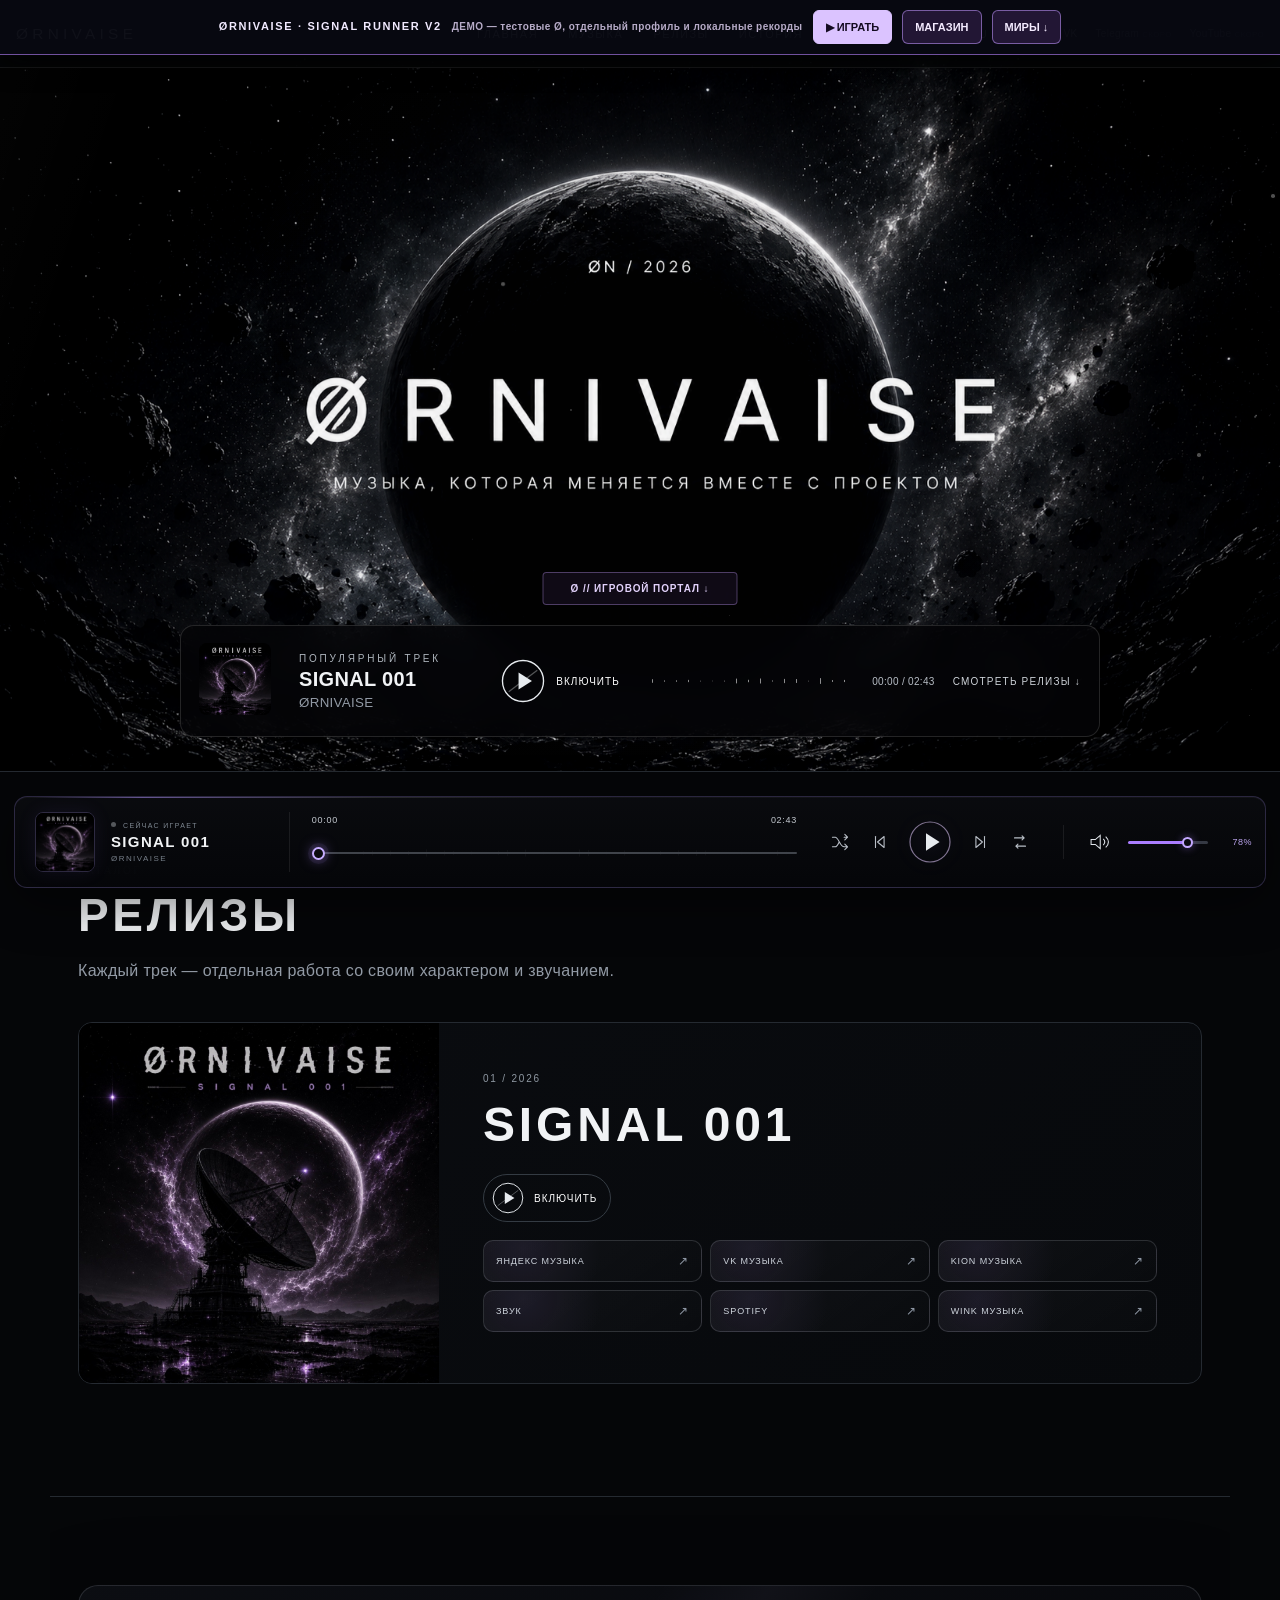
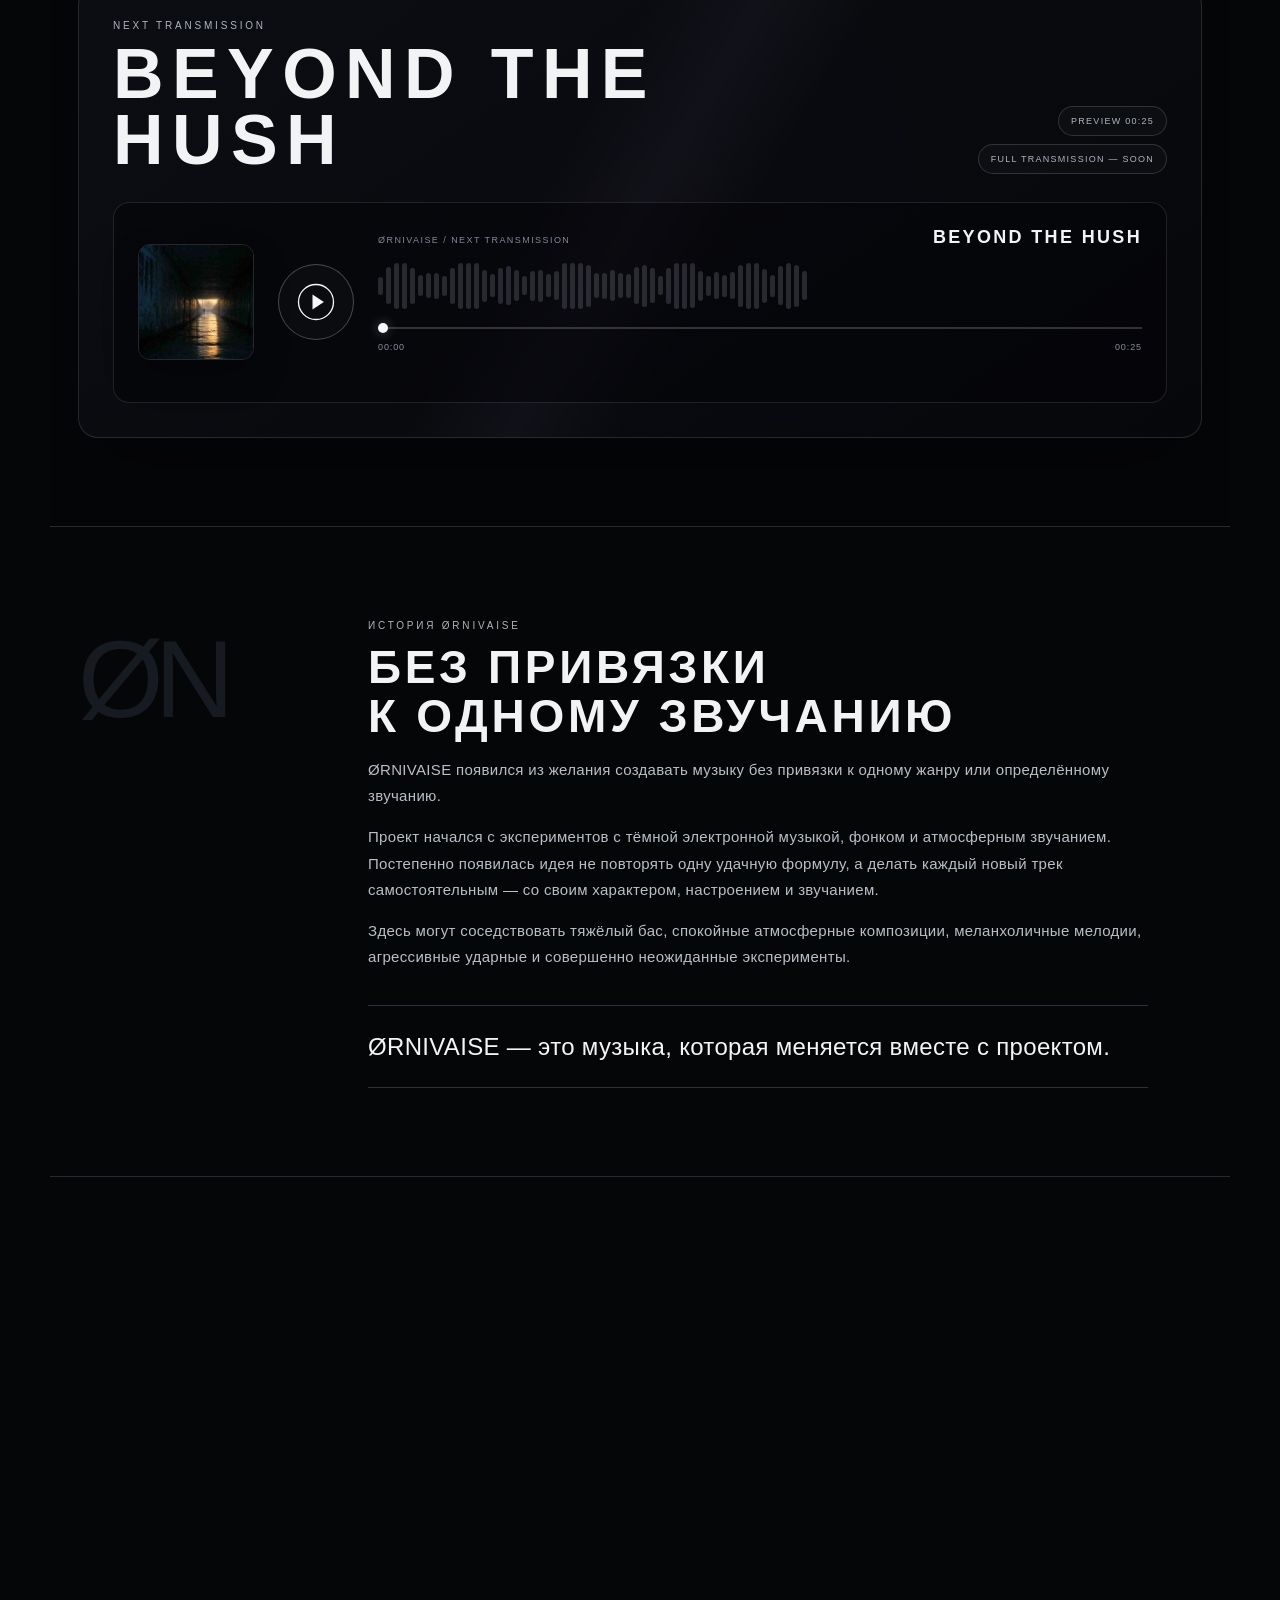
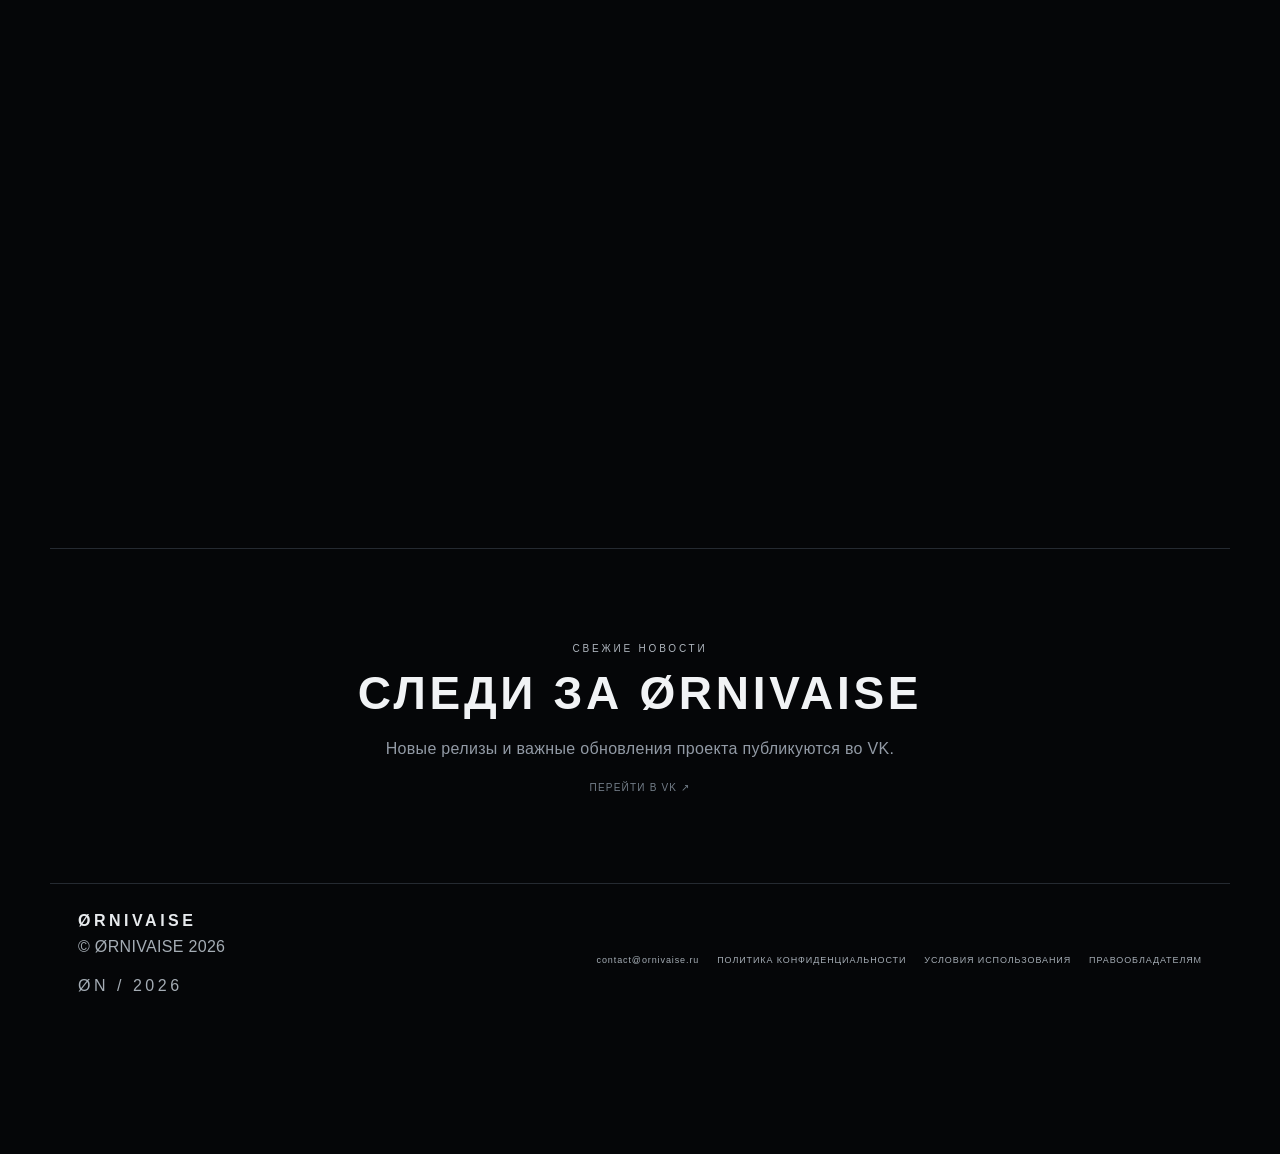
<file: preview-v2.html>
<!doctype html>
<html lang="ru">
<head>
  <meta charset="utf-8">
  <meta name="viewport" content="width=device-width,initial-scale=1,viewport-fit=cover">
  <meta name="robots" content="noindex,nofollow,noarchive">
  <meta name="description" content="Изолированная игровая демоверсия SIGNAL RUNNER V2. Без связи с реальными монетами и сохранениями.">
  <meta name="theme-color" content="#050608">
  <meta name="referrer" content="no-referrer">
  <meta http-equiv="Content-Security-Policy" content="default-src 'self' data: blob:; style-src 'unsafe-inline'; img-src 'self' data: blob:; media-src 'self' data: blob:; script-src 'self' 'unsafe-inline'; connect-src 'none'; object-src 'none'; frame-src 'none'; base-uri 'self'; form-action 'none'">
  <title>ØRNIVAISE (ORNIVAISE) — музыка и релизы</title>
  <!-- DEMO: intentionally no canonical URL -->
  <meta property="og:url" content="https://ornivaise.ru/">
  <meta property="og:type" content="website">
  <meta property="og:site_name" content="ØRNIVAISE">
  <meta property="og:locale" content="ru_RU">
  <meta name="twitter:card" content="summary_large_image">
  <meta name="twitter:title" content="ØRNIVAISE — музыка и релизы">
  <meta name="twitter:description" content="Официальный сайт музыкального проекта ØRNIVAISE (ORNIVAISE). SIGNAL 001 и тизер BEYOND THE HUSH.">
  <meta name="twitter:image" content="https://ornivaise.ru/og-image.png">
  <meta name="description" content="ØRNIVAISE — музыка без привязки к одному жанру. SIGNAL 001 и следующий трек BEYOND THE HUSH.">
  <meta property="og:title" content="ØRNIVAISE">
  <meta property="og:description" content="Музыка, которая меняется вместе с проектом.">
  <meta property="og:image" content="https://ornivaise.ru/og-image.png">
  <link rel="icon" href="/favicon.ico" sizes="any">
<link rel="icon" type="image/png" sizes="32x32" href="/favicon-32x32.png">
<link rel="icon" type="image/png" sizes="16x16" href="/favicon-16x16.png">
<link rel="apple-touch-icon" sizes="180x180" href="/apple-touch-icon.png">
<link rel="manifest" href="/site.webmanifest">
<link rel="icon" type="image/png" sizes="48x48" href="/favicon-48x48.png">
  <style>
:root{--bg:#050608;--panel:#0a0c10;--line:#252a31;--text:#f1f3f5;--muted:#929aa5;--soft:#c9cfd6;--accent:#dfe5ea}*{box-sizing:border-box}html{scroll-behavior:smooth}body{margin:0;background:var(--bg);color:var(--text);font-family:Arial,Helvetica,sans-serif;letter-spacing:.02em;padding-bottom:104px}a{color:inherit;text-decoration:none}button,input{font:inherit}.site-header{position:fixed;z-index:40;left:0;right:0;top:0;height:68px;display:grid;grid-template-columns:1fr auto 1fr;align-items:center;padding:0 28px;border-bottom:1px solid rgba(255,255,255,.08);background:rgba(5,6,8,.72);backdrop-filter:blur(14px)}.wordmark{font-size:18px;letter-spacing:.28em}.main-nav{display:flex;gap:30px;font-size:11px;letter-spacing:.14em}.main-nav a{color:#c9ced4}.main-nav em,.social-nav em{font-style:normal;color:#666f79;font-size:8px}.social-nav{justify-self:end;display:flex;gap:18px;font-size:10px;color:#b5bbc2}.social-nav span{opacity:.7}.menu-toggle{display:none;background:none;border:0;width:40px;height:40px}.menu-toggle span{display:block;height:1px;background:#fff;margin:7px 0}.hero{position:relative;min-height:720px;padding-top:68px;overflow:hidden;border-bottom:1px solid var(--line)}.hero-bg{position:absolute;inset:68px 0 0;background:url('og-image.png') center/cover no-repeat;transform:scale(1.04);animation:breath 16s ease-in-out infinite alternate}.hero-bg:after{content:"";position:absolute;inset:0;background:linear-gradient(180deg,rgba(4,5,7,.12),rgba(4,5,7,.58) 70%,#050608),radial-gradient(circle at 50% 42%,transparent 0 36%,rgba(4,5,7,.55) 85%)}.hero-noise{position:absolute;inset:68px 0 0;opacity:.08;pointer-events:none;background-image:repeating-radial-gradient(circle at 20% 30%,#fff 0 1px,transparent 1px 4px);mix-blend-mode:soft-light}.hero-copy{position:relative;z-index:2;text-align:center;padding-top:165px}.kicker,.section-label{font-size:10px;letter-spacing:.28em;color:#aeb5bd}.hero-copy h1{font-size:78px;letter-spacing:.08em;margin:12px 0}.hero-sub{font-size:12px;letter-spacing:.25em;color:#d4d8dd}.popular-card{position:absolute;z-index:3;left:50%;bottom:34px;transform:translateX(-50%);width:min(920px,calc(100% - 38px));min-height:112px;border:1px solid rgba(255,255,255,.15);background:rgba(7,9,12,.72);backdrop-filter:blur(18px);display:grid;grid-template-columns:82px 1fr auto 1.2fr auto auto;gap:18px;align-items:center;padding:14px 18px;border-radius:14px}.popular-cover img{width:72px;height:72px;object-fit:cover;border-radius:8px}.popular-info{display:flex;flex-direction:column;gap:4px}.popular-info strong{font-size:20px}.popular-info small{color:var(--muted)}.signal-btn{border:0;background:none;color:#fff;display:flex;align-items:center;gap:8px;cursor:pointer;font-size:10px;letter-spacing:.1em}.signal-btn svg{width:50px;height:50px;fill:none;stroke:#e7ebef;stroke-width:1.5}.signal-btn .play-shape,.signal-btn .pause-shape{fill:#e7ebef;stroke:none}.signal-btn .pause-shape{display:none}.signal-btn .slash{opacity:.35}.signal-btn.playing .play-shape{display:none}.signal-btn.playing .pause-shape{display:block}.popular-progress{height:28px;display:flex;align-items:center}.signal-line{width:100%;height:20px;background:repeating-linear-gradient(90deg,transparent 0 8px,rgba(255,255,255,.55) 8px 9px,transparent 9px 12px);clip-path:polygon(0 48%,5% 40%,9% 60%,13% 28%,16% 58%,20% 34%,24% 67%,28% 42%,32% 55%,36% 31%,40% 65%,44% 38%,48% 57%,52% 27%,56% 68%,60% 42%,64% 59%,68% 33%,72% 62%,76% 44%,80% 56%,84% 35%,88% 64%,92% 43%,96% 58%,100% 49%,100% 51%,96% 42%,92% 57%,88% 36%,84% 65%,80% 44%,76% 56%,72% 38%,68% 67%,64% 41%,60% 58%,56% 32%,52% 73%,48% 43%,44% 62%,40% 35%,36% 69%,32% 45%,28% 58%,24% 33%,20% 66%,16% 42%,13% 72%,9% 40%,5% 60%,0 52%)}.popular-time{font-size:10px;color:#b8bec6}.jump-link{font-size:10px;letter-spacing:.12em;color:#cdd2d8;white-space:nowrap}.section{max-width:1180px;margin:0 auto;padding:88px 28px;border-bottom:1px solid var(--line)}.section-head{max-width:680px;margin-bottom:38px}.section h2{font-size:46px;letter-spacing:.08em;margin:10px 0 12px}.section-head p,.news-section p{color:var(--muted);line-height:1.6}.release-card{display:grid;grid-template-columns:360px 1fr;min-height:360px;border:1px solid var(--line);margin-bottom:24px;background:linear-gradient(135deg,#0a0c10,#07090c);overflow:hidden;border-radius:14px}.release-card.reverse{grid-template-columns:1fr 360px}.release-card.reverse .release-art{order:2}.release-art{width:100%;height:100%;object-fit:cover}.release-body{padding:44px;display:flex;flex-direction:column;justify-content:center}.release-index{font-size:10px;letter-spacing:.18em;color:#8f98a2}.release-body h3{font-size:48px;letter-spacing:.08em;margin:16px 0 24px;line-height:1.05}.release-body p{max-width:580px;color:#b7bec6;line-height:1.6}.release-controls{margin-top:0;display:flex;gap:12px;align-items:center;flex-wrap:wrap}.signal-btn.compact{border:1px solid #343b43;border-radius:999px;padding:5px 13px 5px 6px}.signal-btn.compact svg{width:36px;height:36px}.service-status{border:1px solid #272d34;padding:10px 13px;border-radius:8px;color:#76808b;font-size:9px;letter-spacing:.1em}.story-section{display:grid;grid-template-columns:230px 1fr;gap:60px}.story-number{font-size:110px;letter-spacing:-.08em;color:#161b21;align-self:start}.story-copy{max-width:780px}.story-copy h2{line-height:1.08}.story-copy p{color:#b8bfc7;line-height:1.75;font-size:15px}.story-copy blockquote{margin:34px 0 0;padding:24px 0;border-top:1px solid #2b3138;border-bottom:1px solid #2b3138;font-size:24px;line-height:1.4;color:#f2f4f6}.news-section{text-align:center}.soon-pill{display:inline-flex;border:1px solid #313840;border-radius:999px;padding:10px 16px;font-size:10px;letter-spacing:.14em;color:#858e98;margin:10px}.vk-button{display:inline-flex;border:1px solid #d7dce2;padding:12px 18px;margin:10px;font-size:10px;letter-spacing:.12em}.global-player{position:fixed;z-index:50;left:14px;right:14px;bottom:12px;min-height:80px;border:1px solid #2a3037;background:rgba(7,9,12,.92);backdrop-filter:blur(18px);display:grid;grid-template-columns:58px 1fr auto auto auto 2fr auto;align-items:center;gap:12px;padding:10px 14px;border-radius:14px;box-shadow:0 16px 50px rgba(0,0,0,.45)}.global-player>img{width:56px;height:56px;object-fit:cover;border-radius:8px}.gp-meta{display:flex;flex-direction:column;gap:4px}.gp-meta small{font-size:8px;letter-spacing:.16em;color:#87919b}.gp-meta strong{font-size:13px}.icon-btn,.main-play,.volume-btn{background:none;border:0;color:#fff;cursor:pointer;display:flex;flex-direction:column;align-items:center;gap:2px}.icon-btn svg{width:30px;height:30px;fill:#dfe4e9;stroke:#dfe4e9;stroke-width:1.4}.icon-btn span,.main-play span,.volume-btn span{font-size:7px;letter-spacing:.1em;color:#919aa4}.main-play svg{width:44px;height:44px;fill:none;stroke:#e7ebef;stroke-width:1.5}.main-play .play-shape,.main-play .pause-shape{fill:#e7ebef;stroke:none}.main-play .pause-shape{display:none}.main-play.playing .play-shape{display:none}.main-play.playing .pause-shape{display:block}.gp-progress{display:grid;grid-template-columns:42px 1fr 42px;gap:8px;align-items:center;font-size:8px;color:#a9b0b8}.gp-progress input{width:100%;appearance:none;height:2px;background:#4c555e}.gp-progress input::-webkit-slider-thumb{appearance:none;width:10px;height:10px;border-radius:50%;background:#fff}.volume-btn svg{width:34px;height:34px;fill:none;stroke:#dfe4e9;stroke-width:1.7}.volume-btn .mute-slash{display:none}.volume-btn.muted .waves{display:none}.volume-btn.muted .mute-slash{display:block}footer{min-height:130px;display:flex;justify-content:space-between;align-items:center;gap:20px;padding:28px;max-width:1180px;margin:0 auto;color:#a5adb5}footer>div:first-child{display:flex;flex-direction:column;gap:8px}footer strong{letter-spacing:.22em;color:#e7eaed}.footer-links{display:flex;flex-wrap:wrap;justify-content:flex-end;gap:18px;font-size:9px;letter-spacing:.1em}@keyframes breath{from{transform:scale(1.04)}to{transform:scale(1.095)}}
@media(max-width:900px){body{padding-bottom:128px}.site-header{grid-template-columns:1fr auto;height:60px;padding:0 16px}.main-nav{position:absolute;top:60px;left:0;right:0;display:none;flex-direction:column;background:#07090c;padding:20px;border-bottom:1px solid #252b31}.main-nav.open{display:flex}.social-nav{display:none}.menu-toggle{display:block}.hero{min-height:660px;padding-top:60px}.hero-bg,.hero-noise{inset:60px 0 0}.hero-copy{padding-top:150px}.hero-copy h1{font-size:48px}.hero-sub{font-size:9px}.popular-card{grid-template-columns:64px 1fr auto;bottom:18px}.popular-progress,.popular-time,.jump-link{display:none}.popular-cover img{width:58px;height:58px}.section{padding:64px 18px}.release-card,.release-card.reverse{grid-template-columns:1fr}.release-card.reverse .release-art{order:0}.release-art{aspect-ratio:1/1;height:auto}.release-body{padding:28px}.release-body h3{font-size:30px}.story-section{grid-template-columns:1fr}.story-number{display:none}.global-player{grid-template-columns:48px 1fr auto auto auto;bottom:8px}.global-player>img{width:46px;height:46px}.gp-progress{grid-column:1/-1;order:2}.volume-btn{display:none}.icon-btn span,.main-play span{display:none}.footer-links{flex-direction:column}footer{align-items:flex-start;flex-direction:column}}
@media(max-width:520px){.hero{min-height:590px}.hero-copy{padding:120px 14px 0}.hero-copy h1{font-size:36px}.popular-card{width:calc(100% - 18px);padding:10px;gap:9px}.signal-btn span{display:none}.section h2{font-size:32px}.story-copy blockquote{font-size:20px}.footer-links{font-size:8px}}


/* v10.1 — cinematic hero motion */
.hero-bg{
  --mx:0px;
  --my:0px;
  --zoom:1.045;
  transform:translate3d(var(--mx),var(--my),0) scale(var(--zoom));
  will-change:transform,filter;
  animation:heroCinematicZoom 22s ease-in-out infinite alternate;
}
.hero-glow{position:absolute;inset:68px 0 0;pointer-events:none;z-index:1;
  background:radial-gradient(circle at 50% 43%,rgba(235,241,246,.16) 0%,rgba(205,216,226,.07) 11%,rgba(255,255,255,0) 35%);
  mix-blend-mode:screen;opacity:.38;filter:blur(10px);animation:heroGlowBreath 7.5s ease-in-out infinite alternate;will-change:opacity,transform}
.hero-particles{position:absolute;inset:68px 0 0;z-index:1;overflow:hidden;pointer-events:none}
.hero-particles i{position:absolute;width:1px;height:1px;border-radius:50%;background:#fff;opacity:.16;box-shadow:0 0 6px rgba(255,255,255,.28);animation:particleDrift var(--dur,18s) linear infinite;animation-delay:var(--delay,0s)}
.hero-copy,.popular-card{z-index:4}
.hero-noise{z-index:2}
.hero-wave{transition:opacity .3s ease,filter .3s ease}
.hero-wave.is-playing{animation:wavePulse .72s ease-in-out infinite alternate;filter:drop-shadow(0 0 4px rgba(255,255,255,.18))}

@keyframes heroCinematicZoom{
  0%{transform:translate3d(var(--mx),var(--my),0) scale(1.045);filter:saturate(.94) contrast(1.02) brightness(.98)}
  100%{transform:translate3d(var(--mx),var(--my),0) scale(1.095);filter:saturate(.98) contrast(1.05) brightness(1.02)}
}
@keyframes heroGlowBreath{
  0%{opacity:.23;transform:scale(.98)}
  100%{opacity:.48;transform:scale(1.04)}
}
@keyframes particleDrift{
  0%{transform:translate3d(0,16px,0);opacity:0}
  12%{opacity:.18}
  75%{opacity:.10}
  100%{transform:translate3d(var(--dx,24px),-90px,0);opacity:0}
}
@keyframes wavePulse{
  from{opacity:.46;transform:scaleY(.74)}
  to{opacity:.95;transform:scaleY(1.12)}
}

@media (prefers-reduced-motion: reduce){
  .hero-bg,.hero-glow,.hero-particles i,.hero-wave.is-playing{animation:none!important}
  .hero-bg{transform:scale(1.045)!important}
}
@media(max-width:900px){
  .hero-glow,.hero-particles{inset:60px 0 0}
  .hero-bg{animation-duration:30s}
  .hero-glow{opacity:.22;animation-duration:10s}
  .hero-particles i:nth-child(n+10){display:none}
}
@media(max-width:520px){
  .hero-bg{animation:heroMobileZoom 32s ease-in-out infinite alternate}
  .hero-glow{opacity:.16;filter:blur(14px)}
  .hero-particles i:nth-child(n+7){display:none}
}
@keyframes heroMobileZoom{
  from{transform:scale(1.035);filter:brightness(.98)}
  to{transform:scale(1.065);filter:brightness(1.01)}
}

/* v11.1 — clean hero + hidden ØN easter egg */
.hero-copy-accessible{
  position:absolute!important;width:1px!important;height:1px!important;padding:0!important;margin:-1px!important;
  overflow:hidden!important;clip:rect(0 0 0 0)!important;clip-path:inset(50%)!important;white-space:nowrap!important;border:0!important;
}
.hero-bg{background-position:center center}
.easter-hotspot{
  position:absolute;z-index:6;left:50%;top:29.5%;transform:translate(-50%,-50%);
  width:116px;height:38px;border:0;background:transparent;cursor:default;padding:0;
}
.easter-hotspot.arm{cursor:pointer}
.easter-hotspot.pulse:after{content:"";position:absolute;inset:7px 20px;border:1px solid rgba(255,255,255,.28);border-radius:999px;animation:easterHint .5s ease}
.easter-overlay{position:fixed;z-index:100;inset:0;display:grid;place-items:center;background:rgba(2,3,5,.94);backdrop-filter:blur(18px);opacity:0;visibility:hidden;transition:opacity .35s ease,visibility .35s ease}
.easter-overlay.open{opacity:1;visibility:visible}
.easter-grid{position:absolute;inset:0;opacity:.12;background-image:linear-gradient(rgba(255,255,255,.08) 1px,transparent 1px),linear-gradient(90deg,rgba(255,255,255,.08) 1px,transparent 1px);background-size:42px 42px;mask-image:radial-gradient(circle at center,#000 0 35%,transparent 72%)}
.easter-panel{position:relative;width:min(620px,calc(100% - 32px));padding:52px 36px;text-align:center;border:1px solid rgba(255,255,255,.16);background:radial-gradient(circle at 50% 30%,rgba(255,255,255,.045),transparent 45%),#050608;box-shadow:0 30px 100px rgba(0,0,0,.65)}
.easter-code{font-size:10px;letter-spacing:.34em;color:#8e98a2}.easter-panel h2{margin:18px 0 28px;font-size:32px;letter-spacing:.16em;font-weight:500}.easter-panel p{font-size:9px;letter-spacing:.28em;color:#7f8993;margin:22px 0 30px}.easter-wave{height:46px;background:repeating-linear-gradient(90deg,transparent 0 7px,rgba(255,255,255,.7) 7px 8px,transparent 8px 11px);clip-path:polygon(0 49%,4% 40%,8% 56%,12% 20%,16% 62%,20% 30%,24% 72%,28% 39%,32% 58%,36% 25%,40% 70%,44% 36%,48% 61%,52% 18%,56% 76%,60% 40%,64% 63%,68% 29%,72% 71%,76% 42%,80% 59%,84% 31%,88% 66%,92% 39%,96% 57%,100% 49%,100% 51%,96% 43%,92% 61%,88% 34%,84% 69%,80% 41%,76% 58%,72% 29%,68% 71%,64% 37%,60% 60%,56% 24%,52% 82%,48% 39%,44% 64%,40% 30%,36% 75%,32% 42%,28% 61%,24% 28%,20% 70%,16% 38%,12% 80%,8% 44%,4% 60%,0 51%);animation:easterWave 1s ease-in-out infinite alternate}
.easter-close{border:1px solid #313840;background:transparent;color:#dce1e6;padding:11px 18px;font-size:9px;letter-spacing:.18em;cursor:pointer}
body.easter-open{overflow:hidden}
@keyframes easterWave{from{opacity:.32;transform:scaleY(.68)}to{opacity:.9;transform:scaleY(1.08)}}
@keyframes easterHint{from{opacity:0;transform:scale(.8)}to{opacity:1;transform:scale(1.05)}}
@media(max-width:900px){.easter-hotspot{top:30%;width:100px;height:34px}.easter-panel{padding:42px 24px}.easter-panel h2{font-size:23px}}
@media(max-width:520px){.easter-hotspot{top:28.5%;width:90px;height:32px}.easter-panel h2{font-size:19px;line-height:1.45}.easter-wave{height:36px}}

/* v11.2 — horizontal playback indicator 5.4 */
body{padding-bottom:118px}
.global-player.player-54{
  min-height:92px;
  grid-template-columns:minmax(230px,1.05fr) minmax(280px,2fr) auto minmax(170px,.75fr);
  gap:22px;
  padding:12px 20px;
  border:1px solid rgba(171,151,255,.22);
  border-radius:13px;
  background:linear-gradient(180deg,rgba(10,11,15,.95),rgba(5,6,9,.94));
  box-shadow:0 14px 50px rgba(0,0,0,.48),inset 0 1px 0 rgba(255,255,255,.035);
  overflow:hidden;
}
.global-player.player-54:before{
  content:"";position:absolute;left:18px;right:18px;top:0;height:1px;
  background:linear-gradient(90deg,transparent,rgba(175,145,255,.72) 9%,rgba(255,255,255,.14) 28%,transparent 48%);
  opacity:.72;pointer-events:none
}
.gp-track{display:grid;grid-template-columns:62px minmax(0,1fr);align-items:center;gap:14px;min-width:0;padding-right:18px;border-right:1px solid rgba(255,255,255,.08)}
.global-player.player-54 .gp-track>img{width:60px;height:60px;object-fit:cover;border-radius:8px;border:1px solid rgba(184,161,255,.22);box-shadow:0 0 20px rgba(153,116,255,.08)}
.player-54 .gp-meta{min-width:0}.player-54 .gp-meta small{font-size:7px;letter-spacing:.19em;color:#7e8791}.player-54 .gp-meta strong{font-size:15px;letter-spacing:.09em;white-space:nowrap;overflow:hidden;text-overflow:ellipsis}.player-54 .gp-meta span{font-size:8px;letter-spacing:.18em;color:#767e88}
.gp-timeline{position:relative;min-width:0;padding:5px 0 0}
.gp-time-row{display:flex;justify-content:space-between;font-size:9px;letter-spacing:.08em;color:#c2c7ce;margin-bottom:7px}
.gp-wave-track{position:absolute;left:0;right:0;top:34px;height:18px;overflow:hidden;pointer-events:none;opacity:.7}
.gp-wave-track:before{content:"";position:absolute;inset:0;background:repeating-linear-gradient(90deg,transparent 0 6px,rgba(229,225,242,.38) 6px 7px,transparent 7px 9px);clip-path:polygon(0 49%,4% 44%,8% 57%,12% 32%,16% 65%,20% 38%,24% 73%,28% 29%,32% 62%,36% 44%,40% 69%,44% 31%,48% 59%,52% 42%,56% 76%,60% 37%,64% 66%,68% 45%,72% 61%,76% 34%,80% 72%,84% 40%,88% 58%,92% 46%,96% 64%,100% 49%,100% 51%,96% 36%,92% 54%,88% 42%,84% 60%,80% 28%,76% 66%,72% 39%,68% 55%,64% 34%,60% 63%,56% 24%,52% 58%,48% 41%,44% 69%,40% 31%,36% 56%,32% 38%,28% 71%,24% 27%,20% 62%,16% 35%,12% 68%,8% 43%,4% 56%,0 51%)}
.gp-wave-track span{position:absolute;left:0;top:0;bottom:0;width:0;background:linear-gradient(90deg,rgba(139,102,231,.16),rgba(196,168,255,.36));filter:drop-shadow(0 0 5px rgba(168,130,255,.42))}
.gp-wave-track i{position:absolute;width:1px;top:1px;bottom:1px;left:0;background:#d8c7ff;box-shadow:0 0 10px #b990ff;opacity:.9}
.gp-seek{position:relative;z-index:2;width:100%;appearance:none;height:34px;margin:4px 0 0;background:transparent;cursor:pointer}
.gp-seek::-webkit-slider-runnable-track{height:2px;background:linear-gradient(90deg,rgba(177,142,255,.92) 0 var(--seek,0%),#40444b var(--seek,0%) 100%);border-radius:99px}
.gp-seek::-webkit-slider-thumb{appearance:none;width:13px;height:13px;margin-top:-5.5px;border-radius:50%;background:#0a0b0f;border:2px solid #c6adff;box-shadow:0 0 0 4px rgba(174,137,255,.08),0 0 13px rgba(174,137,255,.55)}
.gp-seek::-moz-range-track{height:2px;background:#40444b}.gp-seek::-moz-range-progress{height:2px;background:#b48cff}.gp-seek::-moz-range-thumb{width:11px;height:11px;border-radius:50%;background:#0a0b0f;border:2px solid #c6adff}
.gp-actions{display:flex;align-items:center;gap:7px;padding:0 4px;white-space:nowrap}
.player-tool{width:34px;height:34px;padding:0;border:0;background:transparent;color:#b8bec6;display:grid;place-items:center;cursor:pointer;border-radius:8px;transition:.2s ease}
.player-tool svg{width:22px;height:22px;fill:none;stroke:currentColor;stroke-width:1.6;stroke-linecap:round;stroke-linejoin:round}.player-tool:hover,.player-tool.active{color:#e8dcff;background:rgba(171,132,255,.08)}
.player-54 .main-play{width:50px;height:50px;display:grid;place-items:center;position:relative;padding:0}.player-54 .main-play svg{width:48px;height:48px;filter:drop-shadow(0 0 9px rgba(164,126,255,.13))}.player-54 .main-play span{position:absolute;opacity:0;pointer-events:none}.player-54 .main-play svg circle{stroke:#817492}.player-54 .main-play:hover svg circle{stroke:#c7b1ff}
.gp-volume{display:grid;grid-template-columns:36px minmax(80px,1fr) 38px;align-items:center;gap:8px;padding-left:18px;border-left:1px solid rgba(255,255,255,.08)}
.player-54 .volume-btn{width:34px;height:34px;padding:0;display:grid;place-items:center}.player-54 .volume-btn svg{width:28px;height:28px}.player-54 .volume-btn span{display:none}
.gp-volume input{width:100%;appearance:none;height:22px;background:transparent;cursor:pointer}.gp-volume input::-webkit-slider-runnable-track{height:3px;border-radius:99px;background:linear-gradient(90deg,#aa7dff 0 var(--vol,78%),#353943 var(--vol,78%) 100%)}.gp-volume input::-webkit-slider-thumb{appearance:none;width:11px;height:11px;margin-top:-4px;border-radius:50%;background:#0a0b0f;border:2px solid #c4a9ff;box-shadow:0 0 9px rgba(173,132,255,.42)}.gp-volume input::-moz-range-track{height:3px;background:#353943}.gp-volume input::-moz-range-progress{height:3px;background:#aa7dff}.gp-volume input::-moz-range-thumb{width:9px;height:9px;border-radius:50%;background:#0a0b0f;border:2px solid #c4a9ff}
#volumeValue{font-size:9px;color:#b8a2ea;letter-spacing:.06em;text-align:right}
@media(max-width:980px){body{padding-bottom:150px}.global-player.player-54{grid-template-columns:minmax(190px,1fr) minmax(240px,1.8fr) auto;gap:14px}.gp-volume{grid-column:2/4;border-left:0;padding-left:0;margin-top:-6px}.gp-actions{grid-row:1/3;grid-column:3}.gp-track{grid-row:1/3}.gp-timeline{align-self:end}}
@media(max-width:700px){body{padding-bottom:178px}.global-player.player-54{left:8px;right:8px;bottom:8px;grid-template-columns:1fr auto;gap:8px 12px;padding:9px 11px}.gp-track{grid-column:1;border-right:0;padding-right:0;grid-template-columns:48px minmax(0,1fr)}.global-player.player-54 .gp-track>img{width:46px;height:46px}.player-54 .gp-meta small{display:none}.player-54 .gp-meta strong{font-size:12px}.gp-actions{grid-column:2;grid-row:1;gap:2px}.player-tool{display:none}.gp-actions #prevBtn,.gp-actions #nextBtn{display:grid;width:30px;height:30px}.player-54 .main-play{width:42px;height:42px}.player-54 .main-play svg{width:41px;height:41px}.gp-timeline{grid-column:1/-1;grid-row:2;padding-top:0}.gp-time-row{font-size:8px;margin-bottom:0}.gp-wave-track{top:26px;height:13px}.gp-seek{height:27px;margin:0}.gp-volume{grid-column:1/-1;grid-row:3;margin:0;padding:0;border:0;grid-template-columns:30px 1fr 36px}.player-54 .volume-btn{display:grid}.player-54 .volume-btn svg{width:24px;height:24px}}

/* v11.5 PREVIEW — new cinematic hero + approved dark newsletter CTA */
.hero{
  min-height: min(860px, 82vw);
  background:#020305;
}
.hero-bg{
  background-image:
    linear-gradient(to bottom, rgba(0,0,0,.05) 0%, rgba(0,0,0,.03) 58%, rgba(0,0,0,.35) 100%),
    url("og-image.png") !important;
  background-size: cover !important;
  background-position: center center !important;
  filter:none !important;
}
/* The preview artwork already contains the wordmark and tagline.
   Hide the HTML copy to prevent duplicated ØRNIVAISE text. */
.hero-copy{
  display:none !important;
}
.hero-glow{
  opacity:.16 !important;
  background:radial-gradient(circle at 50% 38%,rgba(255,255,255,.14),transparent 34%) !important;
}
.hero-noise{opacity:.11 !important}

/* Keep the real interactive popular-track card available without competing with the artwork. */
.popular-card{
  background:rgba(4,5,7,.78) !important;
  backdrop-filter:blur(15px);
  border-color:rgba(255,255,255,.13) !important;
}

/* Newsletter CTA approved dark treatment */
.newsletter-row{
  background:#050608 !important;
  border-color:#343b44 !important;
}
.newsletter-row button{
  background:#07090c !important;
  color:#cfd4da !important;
  border-left:1px solid #343b44 !important;
  font-weight:500 !important;
}
.newsletter-row button:hover{
  background:#0d1014 !important;
  color:#fff !important;
  border-color:#69727c !important;
}
.newsletter-row input{
  background:#050608 !important;
}

@media(max-width:900px){
  .hero{
    min-height:620px;
  }
  .hero-bg{
    background-size:cover !important;
    background-position:center center !important;
  }
}
@media(max-width:620px){
  .newsletter-row button{
    border-left:0 !important;
    border-top:1px solid #343b44 !important;
  }
}


/* v11.5 PREVIEW — hero zoom-out adjustment */
.hero{
  overflow:hidden;
  background:#020305 !important;
}
.hero-bg{
  background-size: 88% auto !important;
  background-repeat:no-repeat !important;
  background-position:center center !important;
  transform:none !important;
}
@media (max-width:900px){
  .hero-bg{
    background-size:auto 82% !important;
    background-position:center center !important;
  }
}
@media (max-width:620px){
  .hero-bg{
    background-size:auto 72% !important;
    background-position:center 46% !important;
  }
}


/* v11.6 PREVIEW — hero displayed like the source artwork, without crop */
.hero{
  position:relative !important;
  min-height:0 !important;
  height:auto !important;
  aspect-ratio: 16 / 9 !important;
  background:#000 !important;
  overflow:hidden !important;
}
.hero-bg{
  position:absolute !important;
  inset:0 !important;
  background-image:url("og-image.png") !important;
  background-size:contain !important;
  background-repeat:no-repeat !important;
  background-position:center center !important;
  transform:none !important;
  filter:none !important;
}
.hero-copy{
  display:none !important;
}
.hero-glow{
  display:none !important;
}
@media(max-width:900px){
  .hero{
    aspect-ratio:16 / 9 !important;
    min-height:0 !important;
  }
  .hero-bg{
    background-size:contain !important;
    background-position:center center !important;
  }
}
@media(max-width:620px){
  .hero{
    aspect-ratio:16 / 9 !important;
  }
  .hero-bg{
    background-size:contain !important;
    background-position:center center !important;
  }
}


/* v11.7 PREVIEW — approved clean hero + depth particles */
.hero{
  position:relative !important;
  min-height:0 !important;
  aspect-ratio:16 / 9 !important;
  background:#000 !important;
  overflow:hidden !important;
}
.hero-bg{
  position:absolute !important;
  inset:0 !important;
  background-image:url("og-image.png") !important;
  background-size:cover !important;
  background-position:center center !important;
  transform:translate3d(var(--mx,0),var(--my,0),0) scale(1.015) !important;
  filter:none !important;
  animation:heroSlowBreath 24s ease-in-out infinite alternate !important;
}
.hero-bg::after{
  content:"";
  position:absolute;
  inset:0;
  background:radial-gradient(circle at 50% 45%,transparent 0 50%,rgba(0,0,0,.18) 100%);
}
.hero-copy,.hero-glow{display:none !important}
.hero-noise{opacity:.035 !important;inset:0 !important}

/* three depth layers of tiny particles */
.hero-particles{
  position:absolute !important;
  inset:0 !important;
  z-index:2 !important;
  overflow:hidden !important;
  pointer-events:none !important;
}
.hero-particles i{
  position:absolute;
  border-radius:50%;
  background:rgba(255,255,255,.9);
  opacity:var(--op,.22);
  box-shadow:0 0 var(--blur,5px) rgba(255,255,255,.42);
  animation:spaceDrift var(--dur,24s) linear infinite;
  animation-delay:var(--delay,0s);
  will-change:transform,opacity;
}
@keyframes spaceDrift{
  0%{
    transform:translate3d(0,18px,0) scale(var(--scale,.7));
    opacity:0;
  }
  12%{opacity:var(--op,.22)}
  88%{opacity:var(--op,.22)}
  100%{
    transform:translate3d(var(--dx,35px),-70px,0) scale(calc(var(--scale,.7) * 1.08));
    opacity:0;
  }
}
@keyframes heroSlowBreath{
  from{filter:brightness(.96); transform:translate3d(var(--mx,0),var(--my,0),0) scale(1.012)}
  to{filter:brightness(1.04); transform:translate3d(var(--mx,0),var(--my,0),0) scale(1.025)}
}

@media(max-width:900px){
  .hero{aspect-ratio:16 / 9 !important;min-height:0 !important}
  .hero-bg{background-size:cover !important;background-position:center !important}
}
@media(max-width:620px){
  .hero{
    aspect-ratio:auto !important;
    height:520px !important;
  }
  .hero-bg{
    background-size:auto 100% !important;
    background-position:center center !important;
  }
}
@media(prefers-reduced-motion:reduce){
  .hero-bg,.hero-particles i{animation:none !important}
  .hero-particles{display:none !important}
}


/* v11.8 PREVIEW — stronger, more noticeable hero motion */
.hero-bg{
  animation:heroStrongBreath 16s ease-in-out infinite alternate !important;
  transform:translate3d(var(--mx,0),var(--my,0),0) scale(1.025) !important;
}
@keyframes heroStrongBreath{
  0%{
    filter:brightness(.93) contrast(1.02);
    transform:translate3d(calc(var(--mx,0) * .65),calc(var(--my,0) * .65),0) scale(1.018);
  }
  50%{
    filter:brightness(1.035) contrast(1.05);
  }
  100%{
    filter:brightness(1.08) contrast(1.07);
    transform:translate3d(calc(var(--mx,0) * 1.2),calc(var(--my,0) * 1.2),0) scale(1.045);
  }
}

.hero-particles i{
  animation-name:spaceDriftStrong !important;
}
@keyframes spaceDriftStrong{
  0%{
    transform:translate3d(calc(var(--dx,50px) * -.35),85px,0) scale(var(--scale,.8));
    opacity:0;
  }
  8%{opacity:var(--op,.3)}
  82%{opacity:var(--op,.3)}
  100%{
    transform:translate3d(var(--dx,70px),-165px,0) scale(calc(var(--scale,.8) * 1.18));
    opacity:0;
  }
}

/* rare foreground particles, clearly visible */
.hero-particles i.foreground{
  width:3.6px !important;
  height:3.6px !important;
  opacity:.48 !important;
  filter:blur(.15px);
  box-shadow:0 0 12px rgba(255,255,255,.65),0 0 26px rgba(255,255,255,.20);
}

/* soft traveling light sweep to make the scene feel alive */
.hero::after{
  content:"";
  position:absolute;
  z-index:2;
  inset:-20% -40%;
  pointer-events:none;
  background:
    linear-gradient(108deg,
      transparent 38%,
      rgba(255,255,255,.015) 46%,
      rgba(255,255,255,.07) 50%,
      rgba(255,255,255,.018) 54%,
      transparent 62%);
  transform:translateX(-40%);
  animation:heroLightSweep 14s ease-in-out infinite;
  mix-blend-mode:screen;
}
@keyframes heroLightSweep{
  0%,18%{transform:translateX(-42%);opacity:0}
  34%{opacity:.65}
  63%{opacity:.42}
  82%,100%{transform:translateX(42%);opacity:0}
}

@media(max-width:620px){
  .hero::after{opacity:.42}
}
@media(prefers-reduced-motion:reduce){
  .hero::after{display:none !important}
}


/* v11.9 — clean VK link in newsletter */
.news-social a,
.news-social .vk-link{
  border:0 !important;
  outline:0 !important;
  background:transparent !important;
  padding:0 !important;
  min-width:0 !important;
  height:auto !important;
  box-shadow:none !important;
  color:#737d88 !important;
  text-decoration:none !important;
  transition:color .25s ease, opacity .25s ease !important;
}
.news-social a:hover,
.news-social .vk-link:hover{
  color:#f2f4f6 !important;
  background:transparent !important;
}


/* v11.10 FIX — actual newsletter VK element is .vk-button */
.news-alt .vk-button{
  display:inline !important;
  width:auto !important;
  min-width:0 !important;
  height:auto !important;
  padding:0 !important;
  margin:0 !important;
  border:none !important;
  outline:none !important;
  border-radius:0 !important;
  background:transparent !important;
  box-shadow:none !important;
  color:#737d88 !important;
  line-height:inherit !important;
  text-decoration:none !important;
  transition:color .25s ease !important;
}
.news-alt .vk-button:hover,
.news-alt .vk-button:focus{
  border:none !important;
  outline:none !important;
  background:transparent !important;
  box-shadow:none !important;
  color:#f2f4f6 !important;
}


/* =========================================================
   ØRNIVAISE v11.11 EXPERIMENTAL
   Real audio-reactive hero + live player visualizer
   ========================================================= */

/* Per-release accent is deliberately subtle: the site stays black/graphite. */
body[data-track-theme="signal001"]{
  --track-accent: 226,232,238;
  --track-accent-soft: 173,187,199;
}
body[data-track-theme="echo"]{
  --track-accent: 185,206,222;
  --track-accent-soft: 120,151,176;
}
body[data-track-theme="fractured"]{
  --track-accent: 230,230,226;
  --track-accent-soft: 160,160,154;
}
body[data-track-theme="afterimage"]{
  --track-accent: 210,148,103;
  --track-accent-soft: 146,91,58;
}

/* Hero receives live values from JS:
   --audio-energy 0..1, --audio-bass 0..1, --audio-high 0..1 */
.hero{
  --audio-energy:0;
  --audio-bass:0;
  --audio-high:0;
}
.hero-bg{
  transition:filter .22s linear !important;
  filter:
    brightness(calc(.96 + var(--audio-energy) * .12))
    contrast(calc(1.02 + var(--audio-bass) * .08))
    saturate(calc(.92 + var(--audio-high) * .12)) !important;
}
.hero::before{
  content:"";
  position:absolute;
  inset:0;
  z-index:2;
  pointer-events:none;
  opacity:calc(.035 + var(--audio-energy) * .16);
  background:
    radial-gradient(circle at 50% 46%,
      rgba(var(--track-accent),calc(.02 + var(--audio-bass) * .12)) 0%,
      rgba(var(--track-accent),calc(.008 + var(--audio-energy) * .05)) 30%,
      transparent 62%);
  mix-blend-mode:screen;
  transition:opacity .16s linear;
}

/* Existing particles become music-reactive without changing their flight path. */
.hero-particles{
  opacity:calc(.72 + var(--audio-high) * .28);
  filter:brightness(calc(1 + var(--audio-energy) * .45));
}
.hero-particles i{
  box-shadow:
    0 0 calc(4px + var(--audio-high) * 9px)
    rgba(var(--track-accent),calc(.18 + var(--audio-high) * .34)) !important;
}

/* A subtle ring pulse around the hero center on bass hits. */
.hero-audio-ring{
  position:absolute;
  z-index:3;
  left:50%;
  top:48%;
  width:38%;
  aspect-ratio:1/1;
  transform:translate(-50%,-50%) scale(calc(.985 + var(--audio-bass) * .045));
  border-radius:50%;
  border:1px solid rgba(var(--track-accent),calc(.015 + var(--audio-bass) * .13));
  box-shadow:
    0 0 calc(8px + var(--audio-bass) * 34px)
    rgba(var(--track-accent),calc(.01 + var(--audio-bass) * .075));
  pointer-events:none;
  opacity:calc(.25 + var(--audio-bass) * .75);
  transition:border-color .09s linear, box-shadow .09s linear;
}

/* Live audio visualizer replaces the purely decorative waveform visually.
   The old progress fill and playhead remain usable on top. */
.gp-wave-track{
  isolation:isolate;
}
.gp-live-viz{
  position:absolute;
  inset:0;
  width:100%;
  height:100%;
  display:block;
  z-index:0;
  opacity:.92;
}
.gp-wave-track:before{
  opacity:.15 !important;
  z-index:0;
}
.gp-wave-track span{
  z-index:2;
  mix-blend-mode:screen;
  background:linear-gradient(
    90deg,
    rgba(var(--track-accent-soft),.10),
    rgba(var(--track-accent),.36)
  ) !important;
}
.gp-wave-track i{
  z-index:3;
  background:rgba(var(--track-accent),.95) !important;
  box-shadow:0 0 10px rgba(var(--track-accent),.72) !important;
}

/* Tiny active indicator near "СЕЙЧАС ИГРАЕТ". */
.player-54 .gp-meta small::before{
  content:"";
  display:inline-block;
  width:5px;
  height:5px;
  margin-right:7px;
  border-radius:50%;
  vertical-align:1px;
  background:rgba(var(--track-accent),.35);
  box-shadow:0 0 0 rgba(var(--track-accent),0);
  transition:.2s ease;
}
body.audio-is-playing .player-54 .gp-meta small::before{
  background:rgba(var(--track-accent),.95);
  box-shadow:0 0 10px rgba(var(--track-accent),.55);
  animation:ornPlayingDot .8s ease-in-out infinite alternate;
}
@keyframes ornPlayingDot{
  from{transform:scale(.8);opacity:.48}
  to{transform:scale(1.25);opacity:1}
}

@media(max-width:700px){
  .hero-audio-ring{width:64%;top:44%}
}
@media(prefers-reduced-motion:reduce){
  .hero-audio-ring{display:none!important}
  body.audio-is-playing .player-54 .gp-meta small::before{animation:none!important}
}


/* SIGNAL RUNNER visual v2 */
.runner-store-kicker,.runner-store-balance-box small,.runner-store-category-count{font-size:8px}
.runner-store-head strong{font-size:17px}
.runner-store-subtitle{font-size:10px;line-height:1.55}
.runner-store-category h4{font-size:11px}
.runner-shop-card strong{font-size:11px}
.runner-shop-card small{font-size:10px;line-height:1.5;color:#909aa5;min-height:42px}
.runner-shop-price{font-size:9px}.runner-shop-price b{font-size:11px}
.runner-rarity{font-size:7px}
.runner-shop-card button{font-size:9px}
.runner-profile-head small{font-size:8px}.runner-profile-head strong{font-size:18px}
.runner-profile-stat small{font-size:8px}.runner-profile-stat strong{font-size:15px}
.runner-ach-title{font-size:10px}.runner-achievement b{font-size:9px}.runner-achievement span,.runner-achievement em{font-size:8px}
.runner-device-link-note{font-size:9px}.runner-device-link-head strong{font-size:10px}.runner-device-link-head span{font-size:8px}
.runner-profile-theme{margin:0 0 16px;padding:12px;border:1px solid rgba(226,233,242,.09);border-radius:11px;background:rgba(255,255,255,.015)}
.runner-profile-theme-head{display:flex;justify-content:space-between;gap:10px;align-items:center;margin-bottom:9px}
.runner-profile-theme-head strong{font-size:9px;letter-spacing:.14em}.runner-profile-theme-head span{font-size:8px;color:#7e8994}
.runner-profile-bg-choices{display:flex;gap:6px;flex-wrap:wrap}
.runner-profile-bg-choice{min-height:34px;padding:0 10px;border:1px solid rgba(225,232,241,.13);border-radius:999px;background:rgba(255,255,255,.018);color:#9da7b2;font:inherit;font-size:8px;letter-spacing:.07em;cursor:pointer}
.runner-profile-bg-choice.active{color:#fff;border-color:rgba(222,231,241,.38);background:rgba(255,255,255,.055)}
.runner-profile-panel{position:relative;overflow:hidden;isolation:isolate}
.runner-profile-panel:before{content:"";position:absolute;z-index:-1;inset:0;opacity:.42;pointer-events:none;transition:.25s ease}
.runner-profile-panel.profile-theme-deep_space:before{background:radial-gradient(circle at 82% 18%,rgba(95,128,164,.16),transparent 30%),linear-gradient(180deg,rgba(3,7,12,.2),rgba(2,4,7,.75))}
.runner-profile-panel.profile-theme-violet_nebula:before{background:radial-gradient(circle at 75% 18%,rgba(153,85,206,.26),transparent 34%),radial-gradient(circle at 20% 80%,rgba(72,89,164,.14),transparent 30%)}
.runner-profile-panel.profile-theme-frozen_horizon:before{background:linear-gradient(165deg,rgba(107,210,230,.15),transparent 36%),radial-gradient(ellipse at 50% 100%,rgba(148,224,239,.16),transparent 44%)}
.runner-profile-panel.profile-theme-black_sun:before{background:radial-gradient(circle at 82% 20%,#010102 0 9%,rgba(241,211,153,.14) 10% 12%,transparent 21%)}
.runner-profile-panel.profile-theme-signal_storm:before{background:linear-gradient(155deg,transparent 35%,rgba(78,224,219,.1) 36% 37%,transparent 38% 60%,rgba(160,105,224,.11) 61% 62%,transparent 63%)}
.runner-profile-panel.profile-theme-crimson_rift:before{background:linear-gradient(103deg,transparent 64%,rgba(236,74,79,.14) 65%,rgba(255,139,116,.22) 66%,rgba(236,74,79,.1) 67%,transparent 68%)}

/* animated shop worlds */
.runner-preview-scene.violet_nebula:after,.runner-preview-scene.frozen_horizon:after,.runner-preview-scene.signal_storm:after,.runner-preview-scene.crimson_rift:after,.runner-preview-scene.black_sun:after{
 content:"";position:absolute;inset:-20%;pointer-events:none
}
.runner-preview-scene.violet_nebula:after{background:radial-gradient(circle at 30% 45%,rgba(180,105,224,.18),transparent 26%),radial-gradient(circle at 70% 55%,rgba(88,103,192,.13),transparent 28%);animation:previewNebula 6s ease-in-out infinite alternate}
.runner-preview-scene.frozen_horizon:after{background:linear-gradient(115deg,transparent 25%,rgba(121,232,239,.12) 36%,rgba(187,128,244,.08) 49%,transparent 62%);filter:blur(5px);animation:previewAurora 5s ease-in-out infinite alternate}
.runner-preview-scene.black_sun:after{background:radial-gradient(circle at 78% 32%,transparent 0 12%,rgba(255,220,154,.2) 13%,rgba(255,177,104,.06) 18%,transparent 28%);animation:previewCorona 3.6s ease-in-out infinite alternate}
.runner-preview-scene.signal_storm:after{background:linear-gradient(120deg,transparent 43%,rgba(112,245,238,.26) 44% 45%,transparent 46% 62%,rgba(184,111,241,.18) 63% 64%,transparent 65%);animation:previewStorm 2.8s linear infinite}
.runner-preview-scene.crimson_rift:after{background:linear-gradient(100deg,transparent 61%,rgba(255,86,80,.1) 63%,rgba(255,178,109,.42) 64%,rgba(231,57,67,.12) 66%,transparent 68%);filter:drop-shadow(0 0 7px rgba(224,56,64,.25));animation:previewRift 3s ease-in-out infinite alternate}
@keyframes previewNebula{from{transform:translate(-4%,-2%) scale(.96)}to{transform:translate(5%,3%) scale(1.06)}}
@keyframes previewAurora{from{transform:translateX(-7%) skewX(-5deg);opacity:.55}to{transform:translateX(8%) skewX(5deg);opacity:1}}
@keyframes previewCorona{from{transform:scale(.94);opacity:.55}to{transform:scale(1.08);opacity:1}}
@keyframes previewStorm{from{transform:translateX(-15%)}to{transform:translateX(15%)}}
@keyframes previewRift{from{transform:scaleX(.94);opacity:.55}to{transform:scaleX(1.05);opacity:1}}

.runner-preview-planet{animation:previewPlanetFloat 3.2s ease-in-out infinite}
.runner-preview-planet:before{animation:previewRingSpin 7s linear infinite}
.runner-preview-planet.solar_flare{background:radial-gradient(circle at 34% 28%,#fff4bc,#ffc64f 32%,#ff6539 65%,#681516 90%);border-color:rgba(255,215,137,.75);box-shadow:0 0 18px rgba(255,108,52,.5),0 0 34px rgba(255,163,62,.18)}
.runner-preview-planet.solar_flare:before{border-color:rgba(255,218,140,.8);box-shadow:0 0 13px rgba(255,119,55,.3)}
.runner-preview-planet.toxic_bloom{background:radial-gradient(circle at 34% 28%,#e5ffa1,#8ce951 35%,#2d9c59 66%,#082116 90%);border-color:rgba(173,255,112,.68);box-shadow:0 0 18px rgba(95,235,112,.42),0 0 35px rgba(77,208,110,.14)}
.runner-preview-planet.toxic_bloom:before{border-color:rgba(186,255,119,.75);box-shadow:0 0 12px rgba(98,233,112,.25)}
.runner-preview-planet.frost_moon{box-shadow:0 0 17px rgba(189,235,249,.42),0 0 35px rgba(121,205,231,.14)}
@keyframes previewPlanetFloat{0%,100%{transform:translate(-50%,-56%)}50%{transform:translate(-50%,-62%)}}
@keyframes previewRingSpin{from{transform:translate(-50%,-50%) rotate(-13deg)}to{transform:translate(-50%,-50%) rotate(347deg)}}

/* orbital_debris is now burning asteroids */
.runner-preview-obstacles.orbital_debris i{width:22px!important;height:18px!important;border:1px solid rgba(238,190,147,.55)!important;border-radius:43% 57% 52% 48%!important;background:radial-gradient(circle at 67% 40%,#c98d65,#573b36 42%,#211b1d 72%,#0d0d10)!important;box-shadow:-10px 1px 14px rgba(255,91,40,.18)!important}
.runner-preview-obstacles.orbital_debris i:before{content:"";position:absolute;right:88%;top:35%;width:28px;height:7px;border:0;background:linear-gradient(90deg,transparent,rgba(255,76,38,.12),rgba(255,202,81,.48));clip-path:polygon(0 40%,100% 0,100% 100%);filter:blur(.4px)}
.runner-preview-obstacles.orbital_debris i:nth-child(1){left:3px;bottom:7px;transform:rotate(-10deg) scale(.8)}
.runner-preview-obstacles.orbital_debris i:nth-child(2){left:29px;bottom:17px;transform:rotate(17deg) scale(1.05)}
.runner-preview-obstacles.orbital_debris i:nth-child(3){left:52px;bottom:5px;transform:rotate(-19deg) scale(.72);background:radial-gradient(circle at 60% 40%,#dd9a68,#4b3330 48%,#161518 80%)!important}

/* animated obstacle previews */
.runner-preview-obstacles.mecha_drones i{animation:previewDroneHover 2.4s ease-in-out infinite}
.runner-preview-obstacles.mecha_drones i:nth-child(2){animation-delay:-.7s}.runner-preview-obstacles.mecha_drones i:nth-child(3){animation-delay:-1.2s}
.runner-preview-obstacles.glitch_slimes i{animation:previewSlime 1.9s ease-in-out infinite}.runner-preview-obstacles.glitch_slimes i:nth-child(2){animation-delay:-.6s}
.runner-preview-obstacles.orbital_debris i{animation:previewAsteroid 2.2s ease-in-out infinite}.runner-preview-obstacles.orbital_debris i:nth-child(2){animation-delay:-.7s}.runner-preview-obstacles.orbital_debris i:nth-child(3){animation-delay:-1.25s}
@keyframes previewDroneHover{0%,100%{margin-top:0}50%{margin-top:-4px}}
@keyframes previewSlime{0%,100%{transform:scale(1,1)}50%{transform:scale(1.08,.9)}}
@keyframes previewAsteroid{0%,100%{margin-left:0}50%{margin-left:-5px}}

/* FINAL mobile overrides: game is zoomed, not stretched; hero artwork actually shows more width */
@media(max-width:760px){
  .hero{min-height:610px!important}
  .hero-bg{background-size:100% 100%,106% auto!important;background-position:center center,center 4%!important;animation:heroMobileWideBreath 28s ease-in-out infinite alternate!important}
  .signal-game.runner-mode{padding:4px!important}
  .runner-shell{overflow:hidden}
  .runner-canvas-wrap{height:clamp(230px,34svh,310px)!important;min-height:230px!important;aspect-ratio:auto!important;overflow:hidden!important}
  #signalRunnerCanvas{position:absolute!important;top:0!important;left:0!important;height:100%!important;width:auto!important;max-width:none!important;aspect-ratio:auto!important;transform:translateX(-7%)!important}
  .runner-controls{position:sticky;bottom:0;z-index:6;background:rgba(5,7,10,.96);backdrop-filter:blur(12px)}
  .runner-shop-card small{font-size:10px!important}
  .runner-shop-card strong{font-size:11px!important}
  .runner-rarity{font-size:7px!important}
  .runner-profile-stat small{font-size:8px!important}.runner-profile-stat strong{font-size:14px!important}
  .runner-achievement b{font-size:9px!important}.runner-achievement span,.runner-achievement em{font-size:8px!important}
}
@media(max-width:430px){
  .hero{min-height:570px!important}
  .hero-bg{background-size:100% 100%,100% auto!important;background-position:center center,center 0!important}
  .runner-canvas-wrap{height:clamp(235px,36svh,285px)!important}
  #signalRunnerCanvas{transform:translateX(-8%)!important}
  .runner-overlay strong{font-size:23px!important}.runner-overlay p{font-size:9px!important}
  .runner-stat small{font-size:7px!important}.runner-stat strong{font-size:11px!important}
  .runner-store-grid{grid-template-columns:1fr!important}
  .runner-shop-preview{height:125px!important}
}
@media(min-width:761px) and (max-width:1100px){
  .runner-canvas-wrap{height:clamp(300px,42svh,410px)!important;aspect-ratio:auto!important;overflow:hidden!important}
  #signalRunnerCanvas{position:absolute;left:50%;top:0;height:100%!important;width:auto!important;max-width:none!important;transform:translateX(-50%) scale(1.06);transform-origin:center}
}
@media(prefers-reduced-motion:reduce){
 .runner-preview-planet,.runner-preview-planet:before,.runner-preview-obstacles i,.runner-preview-scene:after{animation:none!important}
}


/* SIGNAL RUNNER V2 — readability and meteor preview pass */
.runner-store-kicker,.runner-store-balance-box small,.runner-store-category-count,
.runner-profile-head small,.runner-profile-stat small,.runner-device-link-head span{font-size:clamp(11px,1.5vw,13px)!important}
.runner-store-head strong,.runner-profile-head strong{font-size:clamp(20px,3vw,25px)!important}
.runner-store-subtitle,.runner-shop-card small,.runner-device-link-note{font-size:clamp(12px,1.6vw,14px)!important;line-height:1.55!important}
.runner-store-category h4,.runner-shop-card strong,.runner-shop-price b,.runner-device-link-head strong{font-size:clamp(13px,1.7vw,16px)!important}
.runner-rarity,.runner-shop-price,.runner-achievement span,.runner-achievement em,.runner-profile-theme-head span{font-size:11px!important}
.runner-shop-card button,.runner-profile-bg-choice{font-size:12px!important;min-height:42px!important}
.runner-profile-theme-head strong,.runner-ach-title,.runner-achievement b{font-size:12px!important}
.runner-profile-stat strong{font-size:19px!important}
.runner-preview-obstacles.orbital_debris i{border-radius:39% 61% 43% 57% / 58% 38% 62% 42%!important;background:repeating-conic-gradient(from 22deg at 46% 53%,transparent 0deg 35deg,rgba(255,101,30,.85) 37deg 40deg,transparent 43deg 90deg),radial-gradient(circle at 38% 29%,#b87d61 0%,#60433a 35%,#231b1c 76%,#100d10 100%)!important;box-shadow:inset -4px -3px 5px #130e10,0 0 8px rgba(255,99,30,.38)!important;filter:drop-shadow(-4px 0 5px rgba(255,87,22,.25))}
.runner-preview-obstacles.orbital_debris i:nth-child(2){border-radius:63% 37% 58% 42% / 39% 59% 41% 61%!important}
.runner-preview-obstacles.orbital_debris i:nth-child(3){border-radius:42% 58% 30% 70% / 66% 38% 62% 34%!important}
.runner-preview-obstacles.orbital_debris i:before{width:38px!important;height:15px!important;right:86%!important;top:16%!important;background:linear-gradient(90deg,transparent,rgba(255,64,23,.35) 45%,rgba(255,203,76,.88))!important;filter:blur(2px)!important}
.runner-preview-obstacles.orbital_debris i:after{content:"";position:absolute;right:110%;top:12%;width:32px;height:23px;background:radial-gradient(circle at 75% 50%,rgba(255,197,71,.9) 0 1px,transparent 2px),radial-gradient(circle at 35% 25%,rgba(255,95,36,.75) 0 1px,transparent 2px),radial-gradient(circle at 10% 78%,rgba(255,133,45,.6) 0 1px,transparent 2px);animation:runnerMeteorSparks 1.1s ease-out infinite}
@keyframes runnerMeteorSparks{0%{opacity:.95;transform:translateX(4px) scale(.75)}100%{opacity:0;transform:translateX(-14px) scale(1.25)}}
@media(prefers-reduced-motion:reduce){.runner-preview-obstacles.orbital_debris i:after{animation:none}}
@media(max-width:760px){.runner-shop-card{min-width:0}.runner-shop-card button{min-height:46px!important}.runner-profile-bg-choice{padding:8px 12px!important}}


/* V2 animated item signatures in shop — decorative, no purchase logic changes */
.runner-shop-preview .runner-preview-scene{isolation:isolate;overflow:hidden}
.runner-preview-planet.solar_flare:after,.runner-preview-planet.toxic_bloom:after,.runner-preview-planet.frost_moon:after{content:"";position:absolute;inset:-18px;border-radius:50%;pointer-events:none;animation:runnerPreviewAtmosphere 3.5s ease-in-out infinite alternate}
.runner-preview-planet.solar_flare:after{background:repeating-conic-gradient(from 15deg,transparent 0deg 27deg,rgba(255,174,58,.27) 31deg 34deg,transparent 38deg 70deg);filter:blur(4px);animation-duration:2.5s}
.runner-preview-planet.toxic_bloom:after{background:radial-gradient(circle at 17% 31%,rgba(184,255,84,.65) 0 2px,transparent 4px),radial-gradient(circle at 82% 62%,rgba(168,91,232,.6) 0 3px,transparent 6px),radial-gradient(circle at 41% 94%,rgba(85,243,139,.65) 0 2px,transparent 5px);filter:blur(1px)}
.runner-preview-planet.frost_moon:after{background:radial-gradient(circle at 12% 22%,rgba(206,250,255,.85) 0 1px,transparent 3px),radial-gradient(circle at 87% 31%,rgba(206,250,255,.8) 0 2px,transparent 4px),radial-gradient(circle at 70% 91%,rgba(206,250,255,.7) 0 1px,transparent 3px);filter:drop-shadow(0 0 4px #a8e9fa)}
@keyframes runnerPreviewAtmosphere{from{opacity:.48;transform:rotate(-12deg) scale(.92)}to{opacity:.92;transform:rotate(25deg) scale(1.1)}}
.runner-preview-scene.violet_nebula,.runner-preview-scene.deep_space,.runner-preview-scene.frozen_horizon,.runner-preview-scene.black_sun,.runner-preview-scene.signal_storm,.runner-preview-scene.crimson_rift{background-image:radial-gradient(1px 1px at 12% 20%,rgba(255,255,255,.5) 98%,transparent),radial-gradient(1px 1px at 63% 45%,rgba(255,255,255,.5) 98%,transparent),radial-gradient(2px 2px at 85% 14%,rgba(255,255,255,.3) 98%,transparent)}
@media(prefers-reduced-motion:reduce){.runner-preview-planet.solar_flare:after,.runner-preview-planet.toxic_bloom:after,.runner-preview-planet.frost_moon:after{animation:none}}


/* V2 mobile playfield: presentation-only, canvas internal coordinates unchanged */
@media(max-width:760px){
  .signal-game.runner-mode .runner-canvas-wrap{height:clamp(285px,48svh,470px)!important;min-height:285px!important}
  .signal-game.runner-mode #signalRunnerCanvas{height:100%!important;width:auto!important;max-width:none!important;left:50%!important;transform:translateX(-50%)!important;transform-origin:center center!important}
  .signal-game.runner-mode .runner-hud{gap:6px!important;padding:8px!important}
  .signal-game.runner-mode .runner-stat small{font-size:10px!important;letter-spacing:.05em!important}
  .signal-game.runner-mode .runner-stat strong{font-size:clamp(14px,3.6vw,18px)!important}
  .signal-game.runner-mode #runnerJump{min-height:58px!important;font-size:14px!important;touch-action:manipulation}
  .signal-game.runner-mode .runner-overlay strong{font-size:clamp(22px,6vw,30px)!important}
  .signal-game.runner-mode .runner-overlay p{font-size:12px!important}
}
@media(max-width:760px) and (orientation:landscape){
  .signal-game.runner-mode .runner-canvas-wrap{height:clamp(205px,62svh,390px)!important;min-height:205px!important}
  .signal-game.runner-mode .runner-controls{padding:5px!important}
  .signal-game.runner-mode #runnerJump{min-height:48px!important}
}
@media(min-width:761px) and (max-width:1100px){
  .signal-game.runner-mode .runner-canvas-wrap{height:clamp(320px,47svh,450px)!important}
  .signal-game.runner-mode #signalRunnerCanvas{transform:translateX(-50%) scale(1.02)!important}
  .signal-game.runner-mode #runnerJump{min-height:50px!important;font-size:13px!important}
}

</style>

<style id="scroll-experiment-v12">
/* Stability pass 2026-10-04: lightweight one-time reveals, no per-scroll filters/transforms. */
html{scroll-behavior:smooth}
body{overflow-x:hidden}
section:not(.hero),.popular-card{
  transition:opacity .45s cubic-bezier(.2,.8,.2,1),transform .45s cubic-bezier(.2,.8,.2,1)
}
.scroll-reveal{opacity:.55;transform:translateY(16px)}
.scroll-reveal.is-visible{opacity:1;transform:none}
.popular-card.scroll-reveal{transform:translateX(-50%) translateY(16px)}
.popular-card.scroll-reveal.is-visible{transform:translateX(-50%)}
.release-card{transition:box-shadow .25s ease}
.release-card.release-focus,.release-card.release-dim{transform:none!important;filter:none!important;opacity:1!important}
.signal-flash{display:none!important}
.hero.hero-offscreen .hero-particles i,
.hero.hero-offscreen .hero-glow,
.hero.hero-offscreen .hero-audio-ring{animation-play-state:paused!important}
.hero.hero-offscreen .hero-bg,
.hero.hero-offscreen .hero-copy{will-change:auto!important}
@media(max-width:760px){
  .scroll-reveal{transform:translateY(10px)}
  .popular-card.scroll-reveal{transform:translateX(-50%) translateY(10px)}
  .popular-card.scroll-reveal.is-visible{transform:translateX(-50%)}
}
@media(prefers-reduced-motion:reduce){
  html{scroll-behavior:auto}
  .scroll-reveal,.scroll-reveal.is-visible,.release-card,.hero-bg,.hero-copy{
    transition:none!important;transform:none!important;filter:none!important;opacity:1!important
  }
  .popular-card.scroll-reveal,.popular-card.scroll-reveal.is-visible{transform:translateX(-50%)!important}
}
</style>

<style id="responsive-v13">
/* Fluid layout: phones, tablets, laptops, desktops and wide displays */
:root{--safe-x:max(16px,env(safe-area-inset-left));--safe-r:max(16px,env(safe-area-inset-right))}
img,svg,canvas{max-width:100%}
.site-header{padding-left:max(16px,env(safe-area-inset-left));padding-right:max(16px,env(safe-area-inset-right))}
.wordmark{font-size:clamp(14px,1.2vw,18px);letter-spacing:clamp(.16em,.7vw,.28em)}
.section{width:min(1180px,100%);padding-inline:clamp(16px,4vw,28px)}
.section h2{font-size:clamp(30px,4.2vw,46px)}
.release-body h3{font-size:clamp(28px,4.2vw,48px);overflow-wrap:anywhere}

/* Keep the complete 16:9 hero artwork visible instead of cropping it on tall phones. */
.hero{width:100%;aspect-ratio:16/9!important;height:auto!important;min-height:0!important}
.hero-bg{inset:0!important;background-size:contain!important;background-position:center center!important;background-repeat:no-repeat!important}
.hero-noise,.hero-particles{inset:0!important}
.popular-card{width:min(920px,calc(100% - 32px));max-width:calc(100% - 32px)}

@media(max-width:1100px){
  .main-nav{gap:clamp(14px,2vw,30px)}
  .global-player.player-54{left:10px;right:10px}
}
@media(max-width:900px){
  .hero{aspect-ratio:16/9!important;height:auto!important}
  .hero-bg{background-size:contain!important}
  .popular-card{width:calc(100% - 24px);max-width:calc(100% - 24px);bottom:clamp(8px,2vw,18px)}
  .release-card,.release-card.reverse{min-height:0}
}
@media(max-width:700px){
  body{padding-bottom:calc(178px + env(safe-area-inset-bottom))}
  .site-header{padding-left:max(14px,env(safe-area-inset-left));padding-right:max(14px,env(safe-area-inset-right))}
  .hero{aspect-ratio:16/9!important;height:auto!important}
  .hero-bg{background-size:contain!important;background-position:center center!important}
  .popular-card{position:absolute;bottom:6px;width:calc(100% - 16px);max-width:calc(100% - 16px);min-height:72px;padding:8px;gap:8px;grid-template-columns:52px minmax(0,1fr) auto}
  .popular-cover img{width:48px;height:48px}
  .popular-info strong{font-size:clamp(13px,4vw,18px);white-space:nowrap;overflow:hidden;text-overflow:ellipsis}
  .popular-info small{font-size:9px}
  .popular-card .signal-btn svg{width:40px;height:40px}
  .global-player.player-54{left:max(8px,env(safe-area-inset-left));right:max(8px,env(safe-area-inset-right));bottom:max(8px,env(safe-area-inset-bottom));max-height:calc(100dvh - 16px)}
  .section{padding-block:clamp(48px,12vw,64px)}
  .release-body{padding:clamp(20px,6vw,28px)}
}
@media(max-width:430px){
  .wordmark{font-size:14px;letter-spacing:.2em}
  .popular-card{grid-template-columns:44px minmax(0,1fr) 38px}
  .popular-cover img{width:42px;height:42px}
  .popular-card .signal-btn svg{width:36px;height:36px}
  .section{padding-inline:14px}
  .story-copy blockquote{font-size:clamp(17px,5vw,20px)}
  .global-player.player-54{padding:8px 9px;gap:6px 9px}
  .gp-track{grid-template-columns:42px minmax(0,1fr);gap:9px}
  .global-player.player-54 .gp-track>img{width:40px;height:40px}
  .player-54 .gp-meta strong{font-size:11px}
  .gp-actions #prevBtn,.gp-actions #nextBtn{width:26px;height:26px}
  .player-54 .main-play,.player-54 .main-play svg{width:38px;height:38px}
}
@media(max-width:360px){
  .popular-info small{display:none}
  .popular-card{grid-template-columns:40px minmax(0,1fr) 34px}
  .popular-cover img{width:38px;height:38px}
  .global-player.player-54{left:4px;right:4px;padding-inline:7px}
}
@media(min-width:1600px){
  .section{max-width:1320px}
  .popular-card{width:min(1040px,calc(100% - 64px))}
}
@media(orientation:landscape) and (max-height:520px){
  .site-header{height:54px}
  .main-nav{top:54px}
  .global-player.player-54{bottom:4px}
}
</style>

<style id="audit-accessibility">
:focus-visible{outline:2px solid #e3e8ee;outline-offset:4px}
html{scroll-padding-top:80px}
.easter-trigger{align-self:flex-start;min-height:44px;padding:8px 0;background:transparent;border:0;color:#a5adb5;letter-spacing:.22em;cursor:pointer}
@media(max-width:900px){.menu-toggle{min-width:44px;min-height:44px}}
@media(prefers-reduced-motion:reduce){*,*::before,*::after{animation:none!important;transition:none!important;scroll-behavior:auto!important}}
.lang-switch{position:absolute;right:250px;top:50%;transform:translateY(-50%);display:flex;align-items:center;gap:4px;z-index:2}.lang-switch button{border:0;background:transparent;color:#777f88;font:inherit;font-size:10px;letter-spacing:.12em;padding:8px 5px;cursor:pointer}.lang-switch button.active{color:#f1f3f5}.lang-switch span{color:#4e555d;font-size:9px}@media(max-width:1100px) and (min-width:901px){.lang-switch{right:210px}}@media(max-width:900px){.lang-switch{position:static;transform:none;grid-column:2;grid-row:1;margin-right:4px}.menu-toggle{grid-column:3;grid-row:1}.site-header{grid-template-columns:1fr auto auto!important}}
</style>

<style id="shigure-preview-style">
.shigure-preview-section{position:relative;overflow:hidden}
.shigure-preview-section:before{content:"";position:absolute;inset:14% -10% auto;height:70%;background:radial-gradient(circle at 50% 50%,rgba(111,84,160,.12),transparent 62%);pointer-events:none}
.shigure-preview-wrap{position:relative;border:1px solid rgba(210,218,232,.14);border-radius:20px;background:linear-gradient(145deg,rgba(12,14,19,.96),rgba(7,8,12,.92));box-shadow:0 30px 90px rgba(0,0,0,.34);padding:34px;overflow:hidden}
.shigure-preview-wrap:after{content:"";position:absolute;inset:0;pointer-events:none;background:linear-gradient(120deg,transparent 0 42%,rgba(188,171,224,.045) 50%,transparent 58%)}
.shigure-preview-head{position:relative;z-index:1;display:flex;align-items:flex-end;justify-content:space-between;gap:24px;margin-bottom:28px}
.shigure-preview-title .section-label{display:block;margin-bottom:10px}.shigure-preview-title h2{margin:0;font-size:clamp(38px,6vw,70px);line-height:.95;letter-spacing:.12em}
.shigure-preview-pills{display:flex;gap:8px;flex-wrap:wrap;justify-content:flex-end}
.shigure-pill{border:1px solid rgba(221,226,237,.17);border-radius:999px;padding:9px 12px;font-size:9px;letter-spacing:.14em;color:#aeb6c2;background:rgba(255,255,255,.025);white-space:nowrap}
.shigure-player{position:relative;z-index:1;display:grid;grid-template-columns:auto minmax(0,1fr);align-items:center;gap:24px;padding:24px;border:1px solid rgba(220,226,238,.12);border-radius:16px;background:rgba(4,5,8,.52)}
.shigure-play{width:76px;height:76px;border-radius:50%;border:1px solid rgba(230,234,241,.28);background:rgba(255,255,255,.025);color:#f4f6f8;display:grid;place-items:center;cursor:pointer;transition:transform .2s ease,border-color .2s ease,background .2s ease}
.shigure-play:hover{transform:scale(1.03);border-color:rgba(235,239,247,.5);background:rgba(255,255,255,.05)}
.shigure-play svg{width:42px;height:42px;fill:none;stroke:currentColor;stroke-width:1.5}.shigure-play .sp-play,.shigure-play .sp-pause{fill:currentColor;stroke:none}.shigure-play .sp-pause{display:none}.shigure-play.playing .sp-play{display:none}.shigure-play.playing .sp-pause{display:block}
.shigure-player-main{min-width:0}.shigure-meta{display:flex;align-items:baseline;justify-content:space-between;gap:16px;margin-bottom:14px}.shigure-meta small{font-size:9px;letter-spacing:.16em;color:#7f8996}.shigure-meta strong{font-size:18px;letter-spacing:.13em}
.shigure-wave{height:48px;display:flex;align-items:center;gap:3px;overflow:hidden;margin-bottom:10px}.shigure-wave span{display:block;flex:1;min-width:2px;max-width:5px;height:var(--h);background:rgba(218,224,235,.28);border-radius:999px;transition:background .18s ease,opacity .18s ease,transform .18s ease;opacity:.58}.shigure-wave span.active{background:rgba(239,242,248,.9);opacity:1;transform:scaleY(1.08)}
.shigure-seek{--p:0%;appearance:none;width:100%;height:12px;background:transparent;cursor:pointer;margin:0}.shigure-seek::-webkit-slider-runnable-track{height:2px;background:linear-gradient(90deg,#e8ecf3 0 var(--p),rgba(255,255,255,.18) var(--p) 100%)}.shigure-seek::-webkit-slider-thumb{appearance:none;width:10px;height:10px;border-radius:50%;background:#f5f7fa;margin-top:-4px;box-shadow:0 0 12px rgba(226,231,241,.35)}.shigure-seek::-moz-range-track{height:2px;background:rgba(255,255,255,.18)}.shigure-seek::-moz-range-progress{height:2px;background:#e8ecf3}.shigure-seek::-moz-range-thumb{width:10px;height:10px;border:0;border-radius:50%;background:#f5f7fa}
.shigure-time{display:flex;justify-content:space-between;margin-top:4px;font-size:9px;letter-spacing:.1em;color:#87919d}.shigure-status{min-height:16px;margin:10px 0 0;font-size:10px;color:#aab2bd}
@media(max-width:700px){.shigure-preview-wrap{padding:22px 16px}.shigure-preview-head{align-items:flex-start;flex-direction:column}.shigure-preview-pills{justify-content:flex-start}.shigure-player{grid-template-columns:1fr;gap:18px}.shigure-play{width:64px;height:64px}.shigure-meta{align-items:flex-start;flex-direction:column;gap:4px}.shigure-wave{height:42px;gap:2px}}
@media(max-width:420px){.shigure-preview-title h2{font-size:36px}.shigure-pill{font-size:8px;padding:8px 10px}.shigure-player{padding:18px 14px}}
</style>
<style id="release-platforms-style">
.release-platforms{flex:1 1 100%;display:grid;grid-template-columns:repeat(3,minmax(0,1fr));gap:8px;margin-top:6px}
.release-platforms a{min-height:42px;display:flex;align-items:center;justify-content:space-between;gap:12px;padding:10px 12px;border:1px solid rgba(218,224,235,.16);border-radius:10px;background:radial-gradient(circle at 18% 20%,rgba(125,98,171,.13),transparent 43%),linear-gradient(145deg,rgba(255,255,255,.035),rgba(255,255,255,.012));color:#cfd5dd;font-size:9px;letter-spacing:.10em}
.release-platforms a span{color:#8f98a5;font-size:12px}
@media(max-width:700px){.release-platforms{grid-template-columns:repeat(2,minmax(0,1fr))}}
@media(max-width:420px){.release-platforms{grid-template-columns:1fr}}

.shigure-cover{width:116px;aspect-ratio:1/1;object-fit:cover;border-radius:12px;border:1px solid rgba(230,234,241,.14);box-shadow:0 16px 34px rgba(0,0,0,.28)}
.shigure-player{grid-template-columns:116px auto minmax(0,1fr)}
@media(max-width:700px){.shigure-player{grid-template-columns:86px minmax(0,1fr);align-items:center}.shigure-cover{width:86px;grid-column:1;grid-row:1}.shigure-play{grid-column:1;grid-row:2;justify-self:center}.shigure-player-main{grid-column:2;grid-row:1/3}}
@media(max-width:420px){.shigure-preview-title h2{font-size:clamp(28px,9vw,36px);letter-spacing:.08em}.shigure-player{grid-template-columns:74px minmax(0,1fr)}.shigure-cover{width:74px}}
</style>
<style id="signal-game-style">
/* ØRNIVAISE hidden signal game */
.easter-overlay{padding:20px;overflow:auto}
.easter-panel.signal-game{width:min(720px,100%);padding:clamp(22px,5vw,42px);text-align:left}
.signal-game .easter-code{display:flex;align-items:center;justify-content:space-between;gap:14px}
.signal-complete-mark{font-size:8px;letter-spacing:.14em;color:#7f8995;opacity:0;transition:opacity .2s ease}
.signal-complete-mark.visible{opacity:1}
.signal-game h2{margin:12px 0 8px;font-size:clamp(30px,6vw,54px);line-height:.95;letter-spacing:.08em}
.signal-game-intro{margin:0 0 26px;color:#8f98a4;font-size:11px;line-height:1.65;letter-spacing:.07em;max-width:560px}
.signal-receiver{position:relative;border:1px solid rgba(225,232,241,.14);border-radius:16px;padding:clamp(18px,4vw,28px);background:linear-gradient(145deg,rgba(255,255,255,.032),rgba(255,255,255,.008));overflow:hidden}
.signal-receiver:before{content:"";position:absolute;inset:0;pointer-events:none;opacity:var(--signal-strength,.08);background:radial-gradient(circle at 50% 54%,rgba(208,218,235,.12),transparent 58%);transition:opacity .12s linear}
.signal-frequency{position:relative;display:flex;justify-content:space-between;align-items:end;gap:16px;margin-bottom:20px}
.signal-frequency span{font-size:9px;letter-spacing:.2em;color:#737d89}
.signal-frequency output{font-variant-numeric:tabular-nums;font-size:clamp(25px,6vw,40px);letter-spacing:.05em;color:#eef2f6}
.signal-tuner{--tune:29%;position:relative;width:100%;height:34px;margin:0;appearance:none;background:transparent;cursor:ew-resize}
.signal-tuner::-webkit-slider-runnable-track{height:2px;border-radius:2px;background:linear-gradient(90deg,rgba(255,255,255,.24),rgba(255,255,255,.8) var(--tune),rgba(255,255,255,.14) var(--tune))}
.signal-tuner::-webkit-slider-thumb{appearance:none;width:20px;height:20px;margin-top:-9px;border-radius:50%;border:1px solid rgba(255,255,255,.72);background:#0a0c10;box-shadow:0 0 0 5px rgba(255,255,255,.035),0 0 22px rgba(214,224,239,.18)}
.signal-tuner::-moz-range-track{height:2px;background:rgba(255,255,255,.18)}
.signal-tuner::-moz-range-progress{height:2px;background:#e8edf4}
.signal-tuner::-moz-range-thumb{width:18px;height:18px;border-radius:50%;border:1px solid rgba(255,255,255,.72);background:#0a0c10}
.signal-scale{display:flex;justify-content:space-between;margin-top:1px;font-size:8px;letter-spacing:.12em;color:#59626d;font-variant-numeric:tabular-nums}
.signal-spectrum{position:relative;height:58px;margin:22px 0 16px;display:flex;align-items:center;gap:4px;overflow:hidden}
.signal-spectrum i{display:block;flex:1;min-width:2px;max-width:7px;height:var(--h);border-radius:999px;background:rgba(216,225,237,calc(.08 + var(--signal-strength,.08)*.7));transform:scaleY(calc(.55 + var(--signal-strength,.08)*.55));transition:height .12s linear,background .12s linear,transform .12s linear}
.signal-meter{height:3px;background:rgba(255,255,255,.09);border-radius:99px;overflow:hidden}
.signal-meter span{display:block;width:0;height:100%;background:#e6ebf2;box-shadow:0 0 16px rgba(220,229,241,.4);transition:width .12s linear}
.signal-readout{display:flex;justify-content:space-between;gap:16px;margin-top:10px;font-size:9px;letter-spacing:.16em;color:#7d8793;font-variant-numeric:tabular-nums}
.signal-readout strong{font-weight:400;color:#d9dfe7}
.signal-hint{min-height:34px;margin:18px 0 0;font-size:10px;line-height:1.6;letter-spacing:.08em;color:#68727e}
.signal-unlocked{display:none;margin-top:20px;padding:18px;border:1px solid rgba(224,232,242,.18);border-radius:12px;background:rgba(255,255,255,.025)}
.signal-unlocked.open{display:block;animation:signalUnlock .45s ease both}
.signal-unlocked small{display:block;margin-bottom:8px;font-size:8px;letter-spacing:.2em;color:#9ba5b1}
.signal-unlocked strong{display:block;font-size:clamp(22px,5vw,34px);letter-spacing:.12em}
.signal-unlocked p{margin:8px 0 0;font-size:9px;letter-spacing:.14em;color:#7d8794}
.signal-actions{display:flex;justify-content:space-between;align-items:center;gap:14px;margin-top:22px}
.signal-replay,.signal-game .easter-close{min-height:42px;border:1px solid rgba(224,231,240,.18);border-radius:999px;background:transparent;color:#b9c1cb;padding:0 16px;font-size:9px;letter-spacing:.14em;cursor:pointer}
.signal-replay:hover,.signal-game .easter-close:hover{border-color:rgba(235,240,247,.42);color:#fff}
.signal-game.locking .signal-receiver{box-shadow:inset 0 0 32px rgba(210,222,238,.035)}
.signal-game.unlocked .signal-receiver{border-color:rgba(235,240,247,.34);box-shadow:0 0 36px rgba(191,207,228,.07)}
@keyframes signalUnlock{from{opacity:0;transform:translateY(8px)}to{opacity:1;transform:none}}
@media(max-width:560px){
  .easter-overlay{padding:12px}
  .easter-panel.signal-game{padding:22px 16px}
  .signal-game .easter-code{align-items:flex-start;flex-direction:column}
  .signal-spectrum{height:46px;gap:2px}
  .signal-actions{align-items:stretch;flex-direction:column}
  .signal-replay,.signal-game .easter-close{width:100%}
}
@media(prefers-reduced-motion:reduce){.signal-unlocked.open{animation:none}}

.signal-runner{display:none;margin-top:18px}
.signal-runner.open{display:block}
.signal-game.runner-mode{width:min(980px,100%)}
.signal-game.runner-mode .signal-game-intro,
.signal-game.runner-mode .signal-receiver{display:none}
.runner-shell{border:1px solid rgba(226,233,242,.16);border-radius:16px;overflow:hidden;background:#07090d;box-shadow:0 24px 70px rgba(0,0,0,.35)}
.runner-hud{display:grid;grid-template-columns:repeat(4,1fr);gap:1px;border-bottom:1px solid rgba(226,233,242,.1);background:rgba(255,255,255,.025)}
.runner-stat{padding:12px 14px;min-width:0}
.runner-stat small{display:block;margin-bottom:5px;font-size:7px;letter-spacing:.18em;color:#69737f}
.runner-stat strong{display:block;font-size:13px;letter-spacing:.12em;font-variant-numeric:tabular-nums;white-space:nowrap;overflow:hidden;text-overflow:ellipsis}
.runner-canvas-wrap{position:relative;aspect-ratio:8/3;min-height:230px;touch-action:manipulation;overflow:hidden}
#signalRunnerCanvas{display:block;width:100%;height:100%;background:#05070a;outline:none}
.runner-overlay{position:absolute;inset:0;display:flex;flex-direction:column;align-items:center;justify-content:center;text-align:center;padding:20px;background:rgba(3,4,7,.42);backdrop-filter:blur(2px);opacity:0;pointer-events:none;transition:opacity .18s ease}
.runner-overlay.visible{opacity:1;pointer-events:auto}
.runner-overlay small{font-size:8px;letter-spacing:.2em;color:#8b96a3}
.runner-overlay strong{margin:10px 0 8px;font-size:clamp(24px,5vw,42px);letter-spacing:.1em}
.runner-overlay p{margin:0 0 16px;color:#8c96a2;font-size:9px;letter-spacing:.12em}
.runner-overlay button,.runner-primary,.runner-secondary{
  min-height:42px;border:1px solid rgba(228,235,244,.2);border-radius:999px;background:rgba(255,255,255,.025);
  color:#d9e0e8;padding:0 16px;font:inherit;font-size:9px;letter-spacing:.14em;cursor:pointer
}
.runner-overlay button:hover,.runner-primary:hover,.runner-secondary:hover{border-color:rgba(238,243,249,.48);color:#fff}
.runner-controls{display:flex;align-items:center;justify-content:space-between;gap:12px;padding:12px 14px;border-top:1px solid rgba(226,233,242,.09)}
.runner-controls span{font-size:8px;line-height:1.5;letter-spacing:.14em;color:#6f7985}
.runner-control-buttons{display:flex;gap:8px;flex-wrap:wrap;justify-content:flex-end}
.runner-start{display:none;margin-top:15px}
.signal-unlocked.open .runner-start{display:inline-flex;align-items:center;justify-content:center}
.signal-game.runner-mode .signal-actions{margin-top:14px}
.signal-game.runner-mode #signalReplay{display:none}
.signal-zone-badge{display:none;position:absolute;top:14px;left:50%;transform:translateX(-50%);z-index:2;padding:7px 10px;border:1px solid rgba(231,238,247,.16);border-radius:999px;background:rgba(5,7,10,.72);font-size:7px;letter-spacing:.2em;color:#cbd3dc;pointer-events:none}
.signal-zone-badge.visible{display:block}
@media(max-width:700px){
  .runner-canvas-wrap{aspect-ratio:4/3;min-height:260px}
  .runner-hud{grid-template-columns:1fr 1fr}
  .runner-stat{padding:10px}
  .runner-stat strong{font-size:11px}
  .runner-controls{align-items:stretch;flex-direction:column}
  .runner-control-buttons{justify-content:stretch}
  .runner-primary,.runner-secondary{flex:1}
}
.runner-sound{width:42px;height:42px;flex:0 0 42px;display:grid;place-items:center;border:1px solid rgba(228,235,244,.2);border-radius:50%;background:rgba(255,255,255,.025);color:#d9e0e8;cursor:pointer}
.runner-sound:hover{border-color:rgba(238,243,249,.48);color:#fff}
.runner-sound svg{width:20px;height:20px;fill:none;stroke:currentColor;stroke-width:1.7;stroke-linecap:round;stroke-linejoin:round}
.runner-sound .sound-off{display:none}
.runner-sound.muted .sound-on{display:none}
.runner-sound.muted .sound-off{display:block}
@media(max-width:700px){.runner-sound{width:44px;flex-basis:44px}}



.runner-leaderboard{border-top:1px solid rgba(226,233,242,.09);padding:14px}
.runner-lb-head{display:flex;align-items:center;justify-content:space-between;gap:12px;margin-bottom:10px}
.runner-lb-head strong{font-size:11px;letter-spacing:.14em}
.runner-lb-head span{font-size:8px;letter-spacing:.12em;color:#6f7985}
.runner-score-submit{display:none;grid-template-columns:minmax(0,1fr) auto;gap:8px;margin:0 0 12px}
.runner-score-submit.visible{display:grid}
.runner-score-submit input{min-width:0;height:42px;border:1px solid rgba(228,235,244,.16);border-radius:10px;background:rgba(255,255,255,.025);color:#eef2f6;padding:0 12px;font:inherit;font-size:13px;letter-spacing:.05em;outline:none}
.runner-score-submit input:focus{border-color:rgba(238,243,249,.42)}
.runner-score-submit button{min-height:42px;border:1px solid rgba(228,235,244,.2);border-radius:10px;background:rgba(255,255,255,.035);color:#d9e0e8;padding:0 14px;font:inherit;font-size:9px;letter-spacing:.12em;cursor:pointer}
.runner-score-submit button:disabled{opacity:.45;cursor:not-allowed}
.runner-score-status{grid-column:1/-1;min-height:16px;margin:0;font-size:9px;letter-spacing:.08em;color:#8e99a6}
.runner-lb-list{display:grid;gap:7px}
.runner-lb-labels,.runner-lb-row{display:grid;grid-template-columns:42px minmax(0,1fr) 88px 56px;align-items:center;gap:8px}
.runner-lb-labels{padding:0 10px 4px;color:#65717d;font-size:7px;letter-spacing:.13em}
.runner-lb-labels span:nth-child(3),.runner-lb-labels span:nth-child(4){text-align:right}
.runner-lb-row{min-height:46px;padding:7px 10px;border:1px solid rgba(226,233,242,.08);border-radius:11px;background:rgba(255,255,255,.015)}
.runner-lb-row.current{border-color:rgba(231,238,246,.28);background:rgba(255,255,255,.035)}
.runner-lb-rank{width:30px;height:30px;display:grid;place-items:center;border:1px solid rgba(226,233,242,.11);border-radius:50%;color:#7c8793;font-size:8px;letter-spacing:.06em}
.runner-lb-row:nth-child(2) .runner-lb-rank,.runner-lb-row:nth-child(3) .runner-lb-rank,.runner-lb-row:nth-child(4) .runner-lb-rank{color:#eef3f7;border-color:rgba(231,238,246,.22)}
.runner-lb-name{min-width:0;color:#cbd3dc;font-size:10px;letter-spacing:.08em;white-space:nowrap;overflow:hidden;text-overflow:ellipsis}
.runner-lb-row.current .runner-lb-name{color:#fff}
.runner-lb-distance,.runner-lb-signals{text-align:right;color:#aeb8c3;font-size:9px;font-variant-numeric:tabular-nums;letter-spacing:.08em}
.runner-lb-signals{color:#7f8b97}
.runner-lb-empty{padding:14px 6px;color:#6f7985;font-size:9px;letter-spacing:.08em}
@media(max-width:560px){
  .runner-score-submit{grid-template-columns:1fr}
  .runner-score-submit button{width:100%}
  .runner-lb-labels,.runner-lb-row{grid-template-columns:34px minmax(0,1fr) 66px 38px;gap:6px;padding-left:7px;padding-right:7px}
  .runner-lb-rank{width:26px;height:26px;font-size:7px}
  .runner-lb-name{font-size:9px}
  .runner-lb-distance,.runner-lb-signals{font-size:8px}
}

.runner-store-toggle{min-height:42px;border:1px solid rgba(228,235,244,.2);border-radius:999px;background:rgba(255,255,255,.025);color:#d9e0e8;padding:0 15px;font:inherit;font-size:9px;letter-spacing:.12em;cursor:pointer}
.runner-store-toggle:hover{border-color:rgba(238,243,249,.48);color:#fff}
.runner-store-panel{display:none;border-top:1px solid rgba(226,233,242,.09);padding:18px 14px 20px;background:linear-gradient(180deg,rgba(255,255,255,.018),rgba(255,255,255,.004))}
.runner-store-panel.open{display:block}
.runner-profile-toggle{min-height:42px;border:1px solid rgba(228,235,244,.2);border-radius:999px;background:rgba(255,255,255,.025);color:#d9e0e8;padding:0 15px;font:inherit;font-size:9px;letter-spacing:.12em;cursor:pointer}
.runner-profile-toggle:hover{border-color:rgba(238,243,249,.48);color:#fff}
.runner-profile-panel{display:none;border-top:1px solid rgba(226,233,242,.09);padding:18px 14px 20px;background:linear-gradient(180deg,rgba(255,255,255,.016),rgba(255,255,255,.004))}
.runner-profile-panel.open{display:block}
.runner-profile-head{display:flex;align-items:flex-start;justify-content:space-between;gap:16px;margin-bottom:14px}
.runner-profile-head small{display:block;color:#6f7a86;font-size:7px;letter-spacing:.2em;margin-bottom:5px}
.runner-profile-head strong{display:block;font-size:16px;letter-spacing:.13em}
.runner-profile-grid{display:grid;grid-template-columns:repeat(4,minmax(0,1fr));gap:8px;margin-bottom:18px}
.runner-profile-stat{padding:11px;border:1px solid rgba(226,233,242,.09);border-radius:11px;background:rgba(255,255,255,.018)}
.runner-profile-stat small{display:block;margin-bottom:6px;color:#67727e;font-size:7px;letter-spacing:.14em}
.runner-profile-stat strong{font-size:13px;letter-spacing:.1em;font-variant-numeric:tabular-nums}
.runner-ach-title{margin:0 0 9px;color:#aeb8c3;font-size:8px;letter-spacing:.18em;font-weight:500}
.runner-achievements{display:grid;grid-template-columns:repeat(5,minmax(0,1fr));gap:8px}
.runner-achievement{min-width:0;padding:10px;border:1px solid rgba(226,233,242,.08);border-radius:11px;background:rgba(255,255,255,.012);opacity:.4}
.runner-achievement.unlocked{opacity:1;border-color:rgba(221,207,235,.22);background:linear-gradient(180deg,rgba(174,129,207,.05),rgba(255,255,255,.012))}
.runner-achievement b{display:block;margin-bottom:5px;font-size:8px;letter-spacing:.09em;white-space:nowrap;overflow:hidden;text-overflow:ellipsis}
.runner-achievement span{display:block;color:#707b87;font-size:7px;line-height:1.45}
.runner-achievement em{display:inline-block;margin-top:7px;color:#cbb6dc;font-size:7px;font-style:normal;letter-spacing:.08em}
.runner-device-link{margin-top:16px;padding:13px;border:1px solid rgba(226,233,242,.1);border-radius:12px;background:rgba(255,255,255,.014)}
.runner-device-link-head{display:flex;align-items:flex-start;justify-content:space-between;gap:14px;margin-bottom:11px}
.runner-device-link-head strong{font-size:9px;letter-spacing:.15em}
.runner-device-link-head span{color:#6f7b87;font-size:7px;letter-spacing:.09em}
.runner-device-link-note{margin:0 0 11px;color:#7e8995;font-size:8px;line-height:1.55;letter-spacing:.05em}
.runner-device-actions{display:grid;grid-template-columns:auto minmax(120px,1fr) auto;gap:7px}
.runner-device-actions button,.runner-device-actions input{min-height:38px;border:1px solid rgba(225,232,241,.16);border-radius:9px;background:rgba(255,255,255,.02);color:#dce3ea;font:inherit;font-size:8px;letter-spacing:.1em}
.runner-device-actions button{padding:0 12px;cursor:pointer}
.runner-device-actions button:hover{border-color:rgba(235,241,247,.36);color:#fff}
.runner-device-actions input{min-width:0;padding:0 10px;text-transform:uppercase;letter-spacing:.2em;outline:none}
.runner-device-actions input:focus{border-color:rgba(210,188,231,.42)}
.runner-link-code{display:none;margin-top:10px;padding:11px;border:1px solid rgba(203,174,229,.2);border-radius:9px;background:rgba(155,105,195,.045);text-align:center}
.runner-link-code.visible{display:block}
.runner-link-code small{display:block;margin-bottom:6px;color:#80708c;font-size:6px;letter-spacing:.14em}
.runner-link-code strong{font-size:20px;letter-spacing:.24em;color:#eee7f3;font-variant-numeric:tabular-nums}
.runner-link-status{min-height:15px;margin:8px 0 0;color:#8c97a2;font-size:7px;letter-spacing:.07em}
@media(max-width:700px){.runner-device-actions{grid-template-columns:1fr 1fr}.runner-device-actions input{grid-column:1}.runner-device-actions #runnerRedeemLink{grid-column:2}.runner-device-actions #runnerCreateLink{grid-column:1/-1}}
@media(max-width:430px){.runner-device-link{padding:9px}.runner-device-actions{grid-template-columns:1fr}.runner-device-actions input,.runner-device-actions #runnerRedeemLink,.runner-device-actions #runnerCreateLink{grid-column:1}.runner-link-code strong{font-size:17px}}
.runner-legendary-acquire{position:absolute;inset:0;z-index:8;display:flex;align-items:center;justify-content:center;pointer-events:none;opacity:0;background:radial-gradient(circle at 50% 50%,rgba(113,76,139,.18),rgba(3,4,7,.88) 58%,rgba(3,4,7,.96));transition:opacity .22s ease}
.runner-legendary-acquire.show{opacity:1}
.runner-legendary-acquire-inner{text-align:center;padding:24px}
.runner-legendary-acquire small{display:block;color:#d6c0e6;font-size:8px;letter-spacing:.28em}
.runner-legendary-acquire strong{display:block;margin:10px 0 7px;font-size:clamp(20px,5vw,38px);letter-spacing:.12em;text-shadow:0 0 24px rgba(190,139,224,.22)}
.runner-legendary-acquire span{display:block;color:#8d7f99;font-size:8px;letter-spacing:.16em}
@media(max-width:700px){
  .runner-profile-grid{grid-template-columns:1fr 1fr}
  .runner-achievements{grid-template-columns:1fr 1fr}
}
@media(max-width:420px){
  .runner-achievements{grid-template-columns:1fr}
}
@media(max-width:1024px){
  .easter-overlay{
    align-items:flex-start;
    padding:max(8px,env(safe-area-inset-top)) max(8px,env(safe-area-inset-right)) max(8px,env(safe-area-inset-bottom)) max(8px,env(safe-area-inset-left));
  }
  .easter-panel.signal-game{
    width:100%;
    max-width:100%;
    max-height:calc(100dvh - max(16px,env(safe-area-inset-top)) - max(16px,env(safe-area-inset-bottom)));
    overflow:auto;
    overscroll-behavior:contain;
  }
  .signal-game.runner-mode{width:100%;padding:14px}
  .signal-game.runner-mode>.easter-code,
  .signal-game.runner-mode>h2{display:none}
  .runner-store-grid{grid-template-columns:repeat(2,minmax(0,1fr))}
  .runner-achievements{grid-template-columns:repeat(3,minmax(0,1fr))}
  .runner-control-buttons{gap:6px}
}
@media(max-width:700px){
  body{padding-bottom:136px}
  .section{padding-left:max(16px,env(safe-area-inset-left));padding-right:max(16px,env(safe-area-inset-right))}
  .hero{min-height:min(620px,100svh)}
  .easter-panel.signal-game{padding:12px 10px 14px;border-radius:12px}
  .signal-game.runner-mode{padding:6px}
  .runner-shell{border-radius:11px}
  .runner-hud{grid-template-columns:repeat(4,minmax(0,1fr))}
  .runner-stat{padding:8px 6px;text-align:center}
  .runner-stat small{font-size:6px;letter-spacing:.08em;margin-bottom:3px}
  .runner-stat strong{font-size:10px;letter-spacing:.05em}
  .runner-canvas-wrap{
    aspect-ratio:8/3;
    min-height:0;
    width:100%;
  }
  #signalRunnerCanvas{
    width:100%;
    height:auto;
    aspect-ratio:8/3;
  }
  .signal-zone-badge{top:7px;max-width:88%;padding:5px 7px;font-size:6px;letter-spacing:.12em;white-space:nowrap;overflow:hidden;text-overflow:ellipsis}
  .runner-overlay{padding:10px;background:rgba(3,4,7,.5)}
  .runner-overlay small{font-size:6px}
  .runner-overlay strong{margin:5px 0;font-size:20px}
  .runner-overlay p{margin-bottom:9px;font-size:7px}
  .runner-overlay button{min-height:36px;padding-inline:13px;font-size:8px}
  .runner-controls{padding:8px;gap:7px}
  .runner-controls>span{display:none}
  .runner-control-buttons{
    width:100%;
    display:grid;
    grid-template-columns:42px 1fr 1fr;
    gap:6px;
  }
  .runner-sound{width:42px;height:42px}
  .runner-store-toggle,.runner-profile-toggle,.runner-primary,.runner-secondary{min-height:42px;padding:0 8px;font-size:7px;letter-spacing:.07em}
  #runnerJump{grid-column:2/4}
  #runnerBack{grid-column:1/4}
  .runner-store-panel,.runner-profile-panel,.runner-leaderboard{padding:12px 8px 14px}
  .runner-store-head,.runner-profile-head{gap:9px;margin-bottom:10px}
  .runner-store-head{flex-direction:row;align-items:flex-start}
  .runner-store-balance-box{min-width:100px;padding:8px}
  .runner-store-grid{grid-template-columns:1fr 1fr;gap:7px}
  .runner-shop-card{padding:7px;border-radius:11px}
  .runner-shop-preview{height:86px;margin-bottom:8px}
  .runner-shop-card strong{font-size:8px}
  .runner-shop-card small{min-height:28px;font-size:7px;line-height:1.35}
  .runner-rarity{font-size:5px;padding:3px 5px}
  .runner-shop-price{font-size:7px;margin-bottom:7px}
  .runner-shop-price b{font-size:8px}
  .runner-shop-card button{min-height:34px;font-size:7px}
  .runner-profile-grid{grid-template-columns:1fr 1fr;gap:6px;margin-bottom:12px}
  .runner-profile-stat{padding:8px}
  .runner-achievements{grid-template-columns:1fr 1fr;gap:6px}
  .runner-achievement{padding:8px}
  .runner-lb-row{min-height:42px}
  .global-player.player-54{
    left:max(6px,env(safe-area-inset-left));
    right:max(6px,env(safe-area-inset-right));
    bottom:max(6px,env(safe-area-inset-bottom));
  }
}

/* mobile hero readability — preserve original dark artwork/effects, show more of the scene */
@media(max-width:700px){
  .site-header{
    height:64px;
    padding-left:max(14px,env(safe-area-inset-left));
    padding-right:max(14px,env(safe-area-inset-right));
  }
  .main-nav{top:64px}
  .hero{
    padding-top:64px;
    min-height:680px;
  }
  .hero-bg,
  .hero-noise,
  .hero-glow,
  .hero-particles{inset:64px 0 0}
  .hero-bg{
    background-size:100% 100%,132% auto!important;
    background-position:center center,center 15%!important;
    background-repeat:no-repeat,no-repeat!important;
    transform:none!important;
    animation:heroMobileWideBreath 28s ease-in-out infinite alternate!important;
  }
  .popular-card{
    width:calc(100% - 12px);
    bottom:12px;
  }
}
@media(max-width:430px){
  .hero{
    min-height:min(680px,84svh);
  }
  .hero-bg{
    background-size:100% 100%,138% auto!important;
    background-position:center center,center 13%!important;
  }
  .hero-glow{
    opacity:.18!important;
    background:radial-gradient(circle at 50% 31%,rgba(255,255,255,.13),transparent 38%)!important;
  }
  .hero-noise{opacity:.09!important}
  .popular-card{
    width:calc(100% - 10px);
    min-height:96px;
    padding:10px 9px;
  }
}
@media(max-width:380px){
  .hero{min-height:min(650px,84svh)}
  .hero-bg{
    background-size:100% 100%,145% auto!important;
    background-position:center center,center 12%!important;
  }
}
@keyframes heroMobileWideBreath{
  from{transform:scale(1.008);filter:brightness(.98)}
  to{transform:scale(1.025);filter:brightness(1.01)}
}
@media(prefers-reduced-motion:reduce){
  .hero-bg{animation:none!important;transform:none!important}
}

@media(max-width:430px){
  body{padding-bottom:116px}
  .wordmark{font-size:15px;letter-spacing:.2em}
  .lang-switch button{font-size:9px;padding-inline:3px}
  .hero{min-height:min(570px,92svh)}
  .hero-bg{background-position:50% 38%!important}
  .popular-card{bottom:10px;border-radius:11px}
  .section{padding-top:52px;padding-bottom:52px}
  .release-body{padding:22px 17px}
  .release-body h3{font-size:27px}
  .signal-game.runner-mode{padding:4px}
  .runner-hud{position:relative;z-index:3}
  .runner-stat{padding:7px 3px}
  .runner-stat small{font-size:5.5px}
  .runner-stat strong{font-size:9px}
  .runner-control-buttons{grid-template-columns:40px 1fr 1fr}
  .runner-store-toggle,.runner-profile-toggle,.runner-primary,.runner-secondary{font-size:6.5px}
  .runner-store-grid{grid-template-columns:1fr}
  .runner-shop-preview{height:96px}
  .runner-profile-grid{grid-template-columns:1fr 1fr}
  .runner-achievements{grid-template-columns:1fr}
  .runner-lb-labels,.runner-lb-row{grid-template-columns:30px minmax(0,1fr) 58px 32px;gap:4px}
  .runner-lb-name{font-size:8px}
  .runner-lb-distance,.runner-lb-signals{font-size:7px}
  .global-player.player-54{
    grid-template-columns:minmax(0,1fr) auto;
    padding:7px 8px;
    gap:4px 7px;
  }
  .gp-track{grid-template-columns:38px minmax(0,1fr);gap:7px}
  .global-player.player-54 .gp-track>img{width:36px;height:36px}
  .player-54 .gp-meta strong{font-size:10px}
  .gp-actions #prevBtn,.gp-actions #nextBtn{width:25px;height:25px}
  .player-54 .main-play,.player-54 .main-play svg{width:34px;height:34px}
  .gp-timeline{grid-row:2;height:26px}
  .gp-wave-track{top:18px;height:9px}
  .gp-seek{height:20px}
  .gp-volume{display:none}
}
@media(orientation:landscape) and (max-height:520px){
  .easter-overlay{padding:4px}
  .easter-panel.signal-game{max-height:calc(100dvh - 8px);padding:4px}
  .signal-game.runner-mode{padding:2px}
  .runner-canvas-wrap{aspect-ratio:8/3;max-height:calc(100dvh - 155px)}
  .runner-controls{padding:5px 8px}
  .runner-store-panel,.runner-profile-panel,.runner-leaderboard{padding-block:8px}
}

.runner-store-head{display:flex;align-items:flex-start;justify-content:space-between;gap:18px;margin-bottom:14px}
.runner-store-kicker{display:block;margin-bottom:5px;color:#697582;font-size:7px;letter-spacing:.22em}
.runner-store-head strong{display:block;font-size:15px;letter-spacing:.16em;color:#eef3f7}
.runner-store-subtitle{margin:7px 0 0;color:#798592;font-size:8px;line-height:1.55;letter-spacing:.08em}
.runner-store-balance-box{min-width:126px;padding:10px 12px;border:1px solid rgba(230,237,245,.13);border-radius:12px;background:rgba(255,255,255,.025);text-align:right}
.runner-store-balance-box small{display:block;margin-bottom:4px;color:#6f7a86;font-size:7px;letter-spacing:.15em}
.runner-store-balance{font-size:13px;letter-spacing:.1em;color:#f0f4f8}
.runner-store-status{min-height:16px;margin:0 0 10px;color:#8f9aa6;font-size:9px;letter-spacing:.08em}
.runner-store-category{margin-top:20px}
.runner-store-category-title{display:flex;align-items:center;justify-content:space-between;gap:12px;margin-bottom:9px}
.runner-store-category h4{margin:0;color:#a9b3be;font-size:9px;font-weight:500;letter-spacing:.19em}
.runner-store-category-count{color:#5f6a75;font-size:7px;letter-spacing:.14em}
.runner-store-grid{display:grid;grid-template-columns:repeat(3,minmax(0,1fr));gap:10px}
.runner-shop-card{min-width:0;position:relative;border:1px solid rgba(225,232,241,.11);border-radius:14px;padding:10px;background:linear-gradient(180deg,rgba(255,255,255,.026),rgba(255,255,255,.012));transition:border-color .18s ease,background .18s ease,transform .18s ease}
.runner-shop-card:hover{border-color:rgba(231,238,246,.25);background:linear-gradient(180deg,rgba(255,255,255,.04),rgba(255,255,255,.015));transform:translateY(-1px)}
.runner-shop-card.equipped{border-color:rgba(222,232,243,.38);box-shadow:inset 0 0 0 1px rgba(255,255,255,.025)}
.runner-shop-card.rarity-legendary{border-color:rgba(226,206,166,.18);background:linear-gradient(180deg,rgba(229,208,169,.035),rgba(255,255,255,.012))}
.runner-shop-card.rarity-legendary .runner-shop-preview{box-shadow:inset 0 0 24px rgba(226,204,162,.035),0 0 18px rgba(115,91,150,.045)}
.runner-shop-card.equipped:after{content:"";position:absolute;inset:0;border-radius:14px;pointer-events:none;box-shadow:0 0 24px rgba(173,193,216,.045)}
.runner-shop-preview{height:112px;position:relative;margin-bottom:11px;border:1px solid rgba(225,233,242,.08);border-radius:11px;overflow:hidden;background:#05070a;isolation:isolate}
.runner-preview-scene{position:absolute;inset:0;overflow:hidden;background:linear-gradient(180deg,#07101a,#020406)}
.runner-preview-scene:before{content:"";position:absolute;inset:0;background-image:radial-gradient(circle at 14% 24%,rgba(255,255,255,.8) 0 1px,transparent 1.2px),radial-gradient(circle at 74% 18%,rgba(255,255,255,.55) 0 1px,transparent 1.2px),radial-gradient(circle at 47% 38%,rgba(255,255,255,.42) 0 1px,transparent 1.2px),radial-gradient(circle at 86% 58%,rgba(255,255,255,.36) 0 1px,transparent 1.2px),radial-gradient(circle at 28% 67%,rgba(255,255,255,.32) 0 1px,transparent 1.2px);opacity:.7}
.runner-preview-scene.violet_nebula{background:radial-gradient(circle at 70% 28%,rgba(144,83,195,.34),transparent 36%),radial-gradient(circle at 25% 66%,rgba(67,91,161,.2),transparent 34%),linear-gradient(180deg,#120a1c,#05030a)}
.runner-preview-scene.black_sun{background:radial-gradient(circle at 74% 33%,#010102 0 14%,rgba(231,209,168,.18) 15% 17%,transparent 25%),linear-gradient(180deg,#0b0907,#020202)}
.runner-preview-scene.frozen_horizon{background:radial-gradient(ellipse at 50% 88%,rgba(127,206,230,.28),transparent 42%),linear-gradient(180deg,#07131b,#0a1a23 58%,#031017)}
.runner-preview-scene.signal_storm{background:linear-gradient(150deg,transparent 0 42%,rgba(88,220,218,.13) 43% 44%,transparent 45% 58%,rgba(149,102,215,.11) 59% 60%,transparent 61%),radial-gradient(circle at 72% 24%,rgba(73,218,218,.18),transparent 34%),linear-gradient(180deg,#071116,#090713,#020406)}
.runner-preview-scene.crimson_rift{background:linear-gradient(103deg,transparent 0 62%,rgba(226,72,79,.08) 63%,rgba(255,128,117,.28) 65%,rgba(226,72,79,.08) 67%,transparent 69%),radial-gradient(circle at 76% 30%,rgba(187,43,56,.22),transparent 34%),linear-gradient(180deg,#17080b,#090407 62%,#020203)}
.runner-preview-ground{position:absolute;left:0;right:0;bottom:22px;height:1px;background:rgba(224,233,242,.22)}
.runner-preview-ground:after{content:"";position:absolute;left:8%;right:8%;top:10px;height:1px;background:repeating-linear-gradient(90deg,rgba(224,233,242,.09) 0 18px,transparent 18px 30px)}
.runner-preview-planet{position:absolute;left:50%;top:50%;width:42px;height:42px;border-radius:50%;transform:translate(-50%,-56%);background:radial-gradient(circle at 35% 28%,#879daf,#2b3f4e 54%,#080c11 78%);border:1px solid rgba(235,242,248,.6);box-shadow:0 0 16px rgba(173,201,225,.16)}
.runner-preview-planet:before{content:"";position:absolute;left:50%;top:50%;width:62px;height:15px;border:1px solid rgba(232,240,247,.66);border-radius:50%;transform:translate(-50%,-50%) rotate(-13deg)}
.runner-preview-planet:after{content:"Ø";position:absolute;inset:0;display:grid;place-items:center;color:#f2f5f8;font:700 17px Arial,sans-serif}
.runner-preview-planet.frost_moon{background:radial-gradient(circle at 34% 27%,#f2fbff,#91bfd0 43%,#234455 67%,#09131a 88%);box-shadow:0 0 22px rgba(168,222,240,.28)}
.runner-preview-planet.frost_moon:before{border-color:rgba(218,245,251,.84)}
.runner-preview-planet.void_core{background:radial-gradient(circle at 43% 36%,#21152d,#060309 54%,#000 82%);border-color:rgba(205,165,231,.46);box-shadow:0 0 24px rgba(153,80,207,.34)}
.runner-preview-planet.void_core:before{border-color:rgba(211,164,239,.86);box-shadow:0 0 13px rgba(178,105,226,.2)}
.runner-preview-planet.signal_bloom{background:radial-gradient(circle at 34% 28%,#d9ffff,#62d6e8 38%,#155d73 67%,#06131a 88%);border-color:rgba(163,243,255,.72);box-shadow:0 0 22px rgba(71,214,236,.34),0 0 44px rgba(71,214,236,.12)}
.runner-preview-planet.signal_bloom:before{border-color:rgba(170,244,255,.9);box-shadow:0 0 12px rgba(74,220,242,.28)}
.runner-preview-planet.crimson_pulse{background:radial-gradient(circle at 42% 35%,#ffb0a1,#b83232 34%,#431016 66%,#100408 90%);border-color:rgba(255,157,147,.68);box-shadow:0 0 24px rgba(230,62,71,.36)}
.runner-preview-planet.crimson_pulse:before{border-color:rgba(255,142,133,.82);box-shadow:0 0 13px rgba(235,60,70,.24)}
.runner-preview-planet.eclipse_halo{background:radial-gradient(circle at 38% 33%,#171719,#030305 58%,#000 82%);border-color:rgba(240,222,181,.42);box-shadow:0 0 10px rgba(255,255,255,.12),0 0 27px rgba(235,205,147,.28),0 0 48px rgba(235,205,147,.11)}
.runner-preview-planet.eclipse_halo:before{border-color:rgba(244,226,188,.86);box-shadow:0 0 16px rgba(238,210,157,.32)}
.runner-preview-planet.neon_reef{background:radial-gradient(circle at 31% 28%,#d8ffff,#39e6e4 30%,#7051dc 59%,#130a32 84%);border-color:rgba(145,246,245,.7);box-shadow:0 0 20px rgba(61,224,224,.35),0 0 34px rgba(132,82,226,.25)}
.runner-preview-planet.neon_reef:before{border-color:rgba(183,255,251,.9);box-shadow:0 0 12px rgba(79,228,232,.28)}
.runner-preview-planet.neon_reef:after{content:"Ø";position:absolute;inset:0;display:grid;place-items:center;color:#f3ffff;font:700 17px Arial,sans-serif;text-shadow:0 0 9px rgba(74,232,232,.65)}
.runner-preview-planet.ash_titan{background:radial-gradient(circle at 35% 27%,#b5aaa0,#514943 42%,#241d1a 66%,#090707 90%);border-color:rgba(221,192,166,.48);box-shadow:0 0 20px rgba(189,104,56,.2)}
.runner-preview-planet.ash_titan:before{border-color:rgba(217,190,170,.66);box-shadow:0 0 10px rgba(189,109,62,.16)}
.runner-preview-planet.ash_titan:after{content:"Ø";position:absolute;inset:0;display:grid;place-items:center;color:#f2e6dc;font:700 17px Arial,sans-serif;text-shadow:0 0 8px rgba(205,116,68,.45)}
.runner-preview-mini-planet{position:absolute;left:20px;bottom:35px;width:24px;height:24px;border-radius:50%;background:radial-gradient(circle at 35% 30%,#8398aa,#293b49 58%,#080b10);border:1px solid rgba(235,242,248,.52);z-index:2}
.runner-preview-mini-planet:before{content:"";position:absolute;width:35px;height:9px;left:50%;top:50%;border:1px solid rgba(230,238,246,.55);border-radius:50%;transform:translate(-50%,-50%) rotate(-12deg)}
.runner-preview-mini-planet:after{content:"Ø";position:absolute;inset:0;display:grid;place-items:center;color:#eef3f7;font:700 10px Arial,sans-serif}
.runner-preview-obstacles{position:absolute;right:17px;bottom:23px;width:72px;height:55px;z-index:2}
.runner-preview-obstacles.signal_spires i,.runner-preview-obstacles.crystal_shards i{position:absolute;bottom:0;width:0;height:0;border-left:10px solid transparent;border-right:10px solid transparent;border-bottom:38px solid rgba(210,221,232,.42);filter:drop-shadow(0 0 4px rgba(210,221,232,.05))}
.runner-preview-obstacles.signal_spires i:nth-child(1),.runner-preview-obstacles.crystal_shards i:nth-child(1){left:0;border-left-width:8px;border-right-width:8px;border-bottom-width:29px}
.runner-preview-obstacles.signal_spires i:nth-child(2),.runner-preview-obstacles.crystal_shards i:nth-child(2){left:23px}
.runner-preview-obstacles.signal_spires i:nth-child(3),.runner-preview-obstacles.crystal_shards i:nth-child(3){left:48px;border-left-width:7px;border-right-width:7px;border-bottom-width:24px}
.runner-preview-obstacles.crystal_shards i{border-bottom-color:rgba(182,143,219,.58);filter:drop-shadow(0 0 7px rgba(171,119,216,.18))}
.runner-preview-obstacles.orbital_debris i{position:absolute;border:1px solid rgba(220,230,239,.48);background:rgba(165,184,201,.14)}
.runner-preview-obstacles.orbital_debris i:nth-child(1){width:35px;height:19px;left:6px;bottom:6px;transform:rotate(-13deg)}
.runner-preview-obstacles.orbital_debris i:nth-child(2){width:17px;height:28px;right:4px;bottom:12px;transform:rotate(20deg)}
.runner-preview-obstacles.orbital_debris i:nth-child(3){width:46px;height:1px;left:12px;bottom:33px;background:rgba(219,229,238,.3);transform:rotate(11deg)}
.runner-preview-obstacles.spirit_masks i{position:absolute;bottom:4px;width:22px;height:30px;border:1px solid rgba(226,216,242,.62);background:linear-gradient(180deg,rgba(216,203,232,.2),rgba(79,61,95,.16));border-radius:48% 48% 42% 42%;clip-path:polygon(14% 15%,31% 0,42% 16%,58% 16%,69% 0,86% 15%,100% 48%,82% 100%,18% 100%,0 48%);box-shadow:0 0 9px rgba(170,121,211,.12)}
.runner-preview-obstacles.spirit_masks i:before{content:"";position:absolute;left:5px;right:5px;top:13px;height:4px;background:radial-gradient(circle at 20% 50%,rgba(229,198,249,.9) 0 2px,transparent 2.5px),radial-gradient(circle at 80% 50%,rgba(229,198,249,.9) 0 2px,transparent 2.5px)}
.runner-preview-obstacles.spirit_masks i:nth-child(1){left:0;transform:scale(.8)}
.runner-preview-obstacles.spirit_masks i:nth-child(2){left:24px;bottom:7px}
.runner-preview-obstacles.spirit_masks i:nth-child(3){left:50px;transform:scale(.72)}
.runner-preview-obstacles.glitch_slimes i{position:absolute;bottom:2px;width:23px;height:24px;border:1px solid rgba(133,244,233,.5);background:radial-gradient(circle at 32% 28%,rgba(174,255,247,.56),rgba(68,177,177,.26) 50%,rgba(63,49,113,.2));border-radius:52% 48% 34% 38%;box-shadow:0 0 10px rgba(75,220,211,.1)}
.runner-preview-obstacles.glitch_slimes i:before{content:"";position:absolute;left:5px;right:5px;top:8px;height:5px;background:radial-gradient(circle at 20% 50%,#dff 0 2px,transparent 2.5px),radial-gradient(circle at 80% 50%,#dff 0 2px,transparent 2.5px)}
.runner-preview-obstacles.glitch_slimes i:nth-child(1){left:0;height:19px}
.runner-preview-obstacles.glitch_slimes i:nth-child(2){left:25px;height:30px}
.runner-preview-obstacles.glitch_slimes i:nth-child(3){left:51px;height:22px}
.runner-preview-obstacles.mecha_drones i{position:absolute;bottom:7px;width:23px;height:25px;border:1px solid rgba(220,231,241,.56);background:linear-gradient(145deg,rgba(178,197,213,.24),rgba(53,67,78,.18));clip-path:polygon(18% 0,82% 0,100% 24%,88% 100%,12% 100%,0 24%)}
.runner-preview-obstacles.mecha_drones i:before{content:"";position:absolute;left:4px;right:4px;top:10px;height:2px;background:rgba(117,226,232,.72);box-shadow:0 0 7px rgba(93,215,224,.25)}
.runner-preview-obstacles.mecha_drones i:nth-child(1){left:0;transform:rotate(-7deg) scale(.85)}
.runner-preview-obstacles.mecha_drones i:nth-child(2){left:25px;bottom:10px}
.runner-preview-obstacles.mecha_drones i:nth-child(3){left:50px;transform:rotate(7deg) scale(.78)}
.runner-preview-obstacles.moon_familiars i{position:absolute;bottom:3px;width:23px;height:27px;border:1px solid rgba(233,218,248,.58);background:radial-gradient(circle at 38% 30%,rgba(238,225,250,.32),rgba(92,64,121,.2) 64%,rgba(28,17,39,.18));clip-path:polygon(12% 22%,24% 0,40% 20%,60% 20%,76% 0,88% 22%,100% 55%,82% 100%,18% 100%,0 55%);box-shadow:0 0 12px rgba(183,126,222,.15)}
.runner-preview-obstacles.moon_familiars i:before{content:"";position:absolute;left:5px;right:5px;top:12px;height:4px;background:radial-gradient(circle at 20% 50%,rgba(255,240,182,.95) 0 2px,transparent 2.5px),radial-gradient(circle at 80% 50%,rgba(255,240,182,.95) 0 2px,transparent 2.5px)}
.runner-preview-obstacles.moon_familiars i:nth-child(1){left:0;transform:scale(.78)}
.runner-preview-obstacles.moon_familiars i:nth-child(2){left:24px;bottom:8px}
.runner-preview-obstacles.moon_familiars i:nth-child(3){left:50px;transform:scale(.72)}
.runner-preview-obstacles.moon_familiars i:nth-child(1){animation:moonPreviewFloat1 2.8s ease-in-out infinite}
.runner-preview-obstacles.moon_familiars i:nth-child(2){animation:moonPreviewFloat2 3.15s ease-in-out infinite -.55s}
.runner-preview-obstacles.moon_familiars i:nth-child(3){animation:moonPreviewFloat3 2.55s ease-in-out infinite -.9s}
.runner-preview-obstacles.moon_familiars i:before{animation:moonPreviewEyes 4.8s ease-in-out infinite}
@keyframes moonPreviewFloat1{0%,100%{transform:translateY(0) scale(.78)}50%{transform:translateY(-3px) scale(.78)}}
@keyframes moonPreviewFloat2{0%,100%{transform:translateY(0)}50%{transform:translateY(-4px)}}
@keyframes moonPreviewFloat3{0%,100%{transform:translateY(0) scale(.72)}50%{transform:translateY(-2px) scale(.72)}}
@keyframes moonPreviewEyes{0%,44%,48%,100%{opacity:1}46%{opacity:.15}}
@media(prefers-reduced-motion:reduce){
  .runner-preview-obstacles.moon_familiars i,
  .runner-preview-obstacles.moon_familiars i:before{animation:none}
}
.runner-preview-background-planet{position:absolute;right:25px;top:20px;width:28px;height:28px;border-radius:50%;background:radial-gradient(circle at 34% 28%,#7e91a3,#22323f 60%,#06090c);border:1px solid rgba(235,241,248,.42)}
.runner-preview-background-planet:before{content:"";position:absolute;width:42px;height:10px;left:50%;top:50%;border:1px solid rgba(231,238,245,.4);border-radius:50%;transform:translate(-50%,-50%) rotate(-14deg)}
.runner-shop-body{min-height:72px}
.runner-shop-topline{display:flex;align-items:center;justify-content:space-between;gap:8px;margin-bottom:6px}
.runner-shop-card strong{display:block;min-width:0;font-size:10px;letter-spacing:.1em;white-space:nowrap;overflow:hidden;text-overflow:ellipsis}
.runner-rarity{flex:0 0 auto;padding:3px 6px;border:1px solid rgba(222,231,240,.13);border-radius:999px;color:#7f8a96;font-size:6px;letter-spacing:.12em}
.runner-rarity.rare{color:#aabfd4;border-color:rgba(173,199,224,.2)}
.runner-rarity.epic{color:#d0a6eb;border-color:rgba(205,155,235,.24);box-shadow:0 0 10px rgba(171,103,220,.08)}
.runner-rarity.legendary{color:#e4d3ae;border-color:rgba(232,211,166,.25);box-shadow:0 0 12px rgba(224,190,125,.08)}
.runner-rarity.void{color:#c6a6dd;border-color:rgba(192,151,222,.22)}
.runner-shop-card small{display:block;min-height:32px;margin:0 0 9px;color:#717c88;font-size:8px;line-height:1.5;letter-spacing:.04em}
.runner-shop-price{display:flex;align-items:center;justify-content:space-between;gap:8px;margin-bottom:9px;color:#bec7d0;font-size:8px;letter-spacing:.1em}
.runner-shop-price b{font-size:10px;color:#eef2f6;font-weight:500}
.runner-shop-card button{width:100%;min-height:38px;border:1px solid rgba(225,232,241,.16);border-radius:999px;background:rgba(255,255,255,.02);color:#d3dae2;font:inherit;font-size:8px;letter-spacing:.1em;cursor:pointer}
.runner-shop-card button:hover:not(:disabled){border-color:rgba(235,241,247,.36);background:rgba(255,255,255,.045);color:#fff}
.runner-shop-card button:disabled{opacity:1;cursor:default;background:rgba(255,255,255,.04);color:#eef3f7;border-color:rgba(226,235,244,.25)}
@media(max-width:700px){
  .runner-store-head{align-items:stretch;flex-direction:column}
  .runner-store-balance-box{text-align:left;min-width:0}
  .runner-store-grid{grid-template-columns:1fr}
  .runner-store-toggle{flex:1}
  .runner-shop-preview{height:118px}
}


/* V2 COSMETIC WORLDS / SHOP / PROFILE — decorative, no changes to physics */
.runner-store-filters{display:flex;flex-wrap:wrap;gap:8px;margin:15px 0 18px}
.runner-store-filter{min-height:38px;padding:8px 13px;border:1px solid rgba(190,202,219,.2);border-radius:9px;background:rgba(255,255,255,.025);color:#b5c0ca;font-size:12px;cursor:pointer}
.runner-store-filter.active{color:white;background:rgba(128,99,172,.2);border-color:rgba(190,153,240,.54)}
.runner-shop-card{position:relative;overflow:hidden;isolation:isolate;border-radius:14px;content-visibility:auto;contain-intrinsic-size:auto 365px}
.runner-shop-card.rarity-legendary{border-color:rgba(237,185,107,.38)!important;background:linear-gradient(155deg,rgba(88,43,23,.2),rgba(9,10,17,.96) 54%)}
.runner-shop-card.rarity-epic{border-color:rgba(151,110,217,.37)!important}
.runner-shop-card.rarity-legendary:before{content:"";position:absolute;z-index:0;inset:0;pointer-events:none;box-shadow:inset 0 0 30px rgba(254,141,66,.13);animation:runnerLegendaryCardPulse 3.8s ease-in-out infinite}
@keyframes runnerLegendaryCardPulse{0%,100%{opacity:.26}50%{opacity:1}}
.runner-shop-preview{height:clamp(175px,20vw,225px)!important;overflow:hidden!important}
.runner-shop-card .runner-shop-body{position:relative;z-index:1;padding:15px!important}
.runner-shop-card strong{font-size:clamp(13px,1.5vw,16px)!important;white-space:normal!important;overflow:visible!important;line-height:1.35}
.runner-shop-card small{min-height:0!important}
.runner-shop-card button{font-size:clamp(12px,1.4vw,14px)!important}
.runner-shop-profile-hint{display:block;min-height:0!important;margin-top:10px;color:#a8b2bd;font-size:11px!important}
.runner-shop-profile-action{margin-top:8px!important;min-height:40px!important;width:100%;background:rgba(136,105,209,.13)!important;color:#dcd5f9!important;border-color:rgba(166,146,225,.42)!important}
.runner-shop-card.preview-only{opacity:.8}
.runner-preview-scene{isolation:isolate;overflow:hidden;position:relative}
.runner-preview-vfx{position:absolute;inset:0;pointer-events:none;overflow:hidden;z-index:1}
.runner-preview-ground{z-index:3}.runner-preview-planet,.runner-preview-obstacles{z-index:4}
.scene-avatar .runner-preview-planet{width:56px;height:56px}.scene-avatar .runner-preview-planet:after{font-size:21px}
.scene-background .runner-preview-background-planet{width:43px;height:43px;right:18%;top:18%;box-shadow:0 0 25px rgba(180,200,255,.12)}
.scene-background .runner-preview-mini-planet{left:19%;bottom:31px}
.scene-obstacle .runner-preview-obstacles{transform:scale(1.5);transform-origin:bottom right;right:19%;bottom:28px}
.runner-preview-spark{position:absolute;left:calc(15% + var(--x,30%));bottom:-10px;width:3px;height:3px;border-radius:50%;background:var(--particle,#ffd895);box-shadow:0 0 9px var(--particle,#ffd895);opacity:0;animation:runnerSpark calc(1.5s + var(--d,1s)) linear infinite;animation-delay:var(--delay,-1s)}
.spark-0{--x:7%;--d:.2s;--delay:-.4s}.spark-1{--x:18%;--d:.8s;--delay:-1s}.spark-2{--x:29%;--d:.5s;--delay:-1.8s}.spark-3{--x:39%;--d:1s;--delay:-.7s}.spark-4{--x:48%;--d:.6s;--delay:-2s}.spark-5{--x:57%;--d:.9s;--delay:-.2s}.spark-6{--x:67%;--d:.3s;--delay:-1.3s}.spark-7{--x:75%;--d:.7s;--delay:-.8s}.spark-8{--x:83%;--d:.4s;--delay:-1.7s}.spark-9{--x:91%;--d:.8s;--delay:-.5s}
@keyframes runnerSpark{0%{transform:translate(0,0) scale(.5);opacity:0}22%{opacity:.8}75%{opacity:.6}100%{transform:translate(-28px,-175px) scale(1.3);opacity:0}}
.runner-vfx-mountain,.runner-vfx-magma,.runner-vfx-beam,.runner-vfx-ring{position:absolute;display:none}
.scene-volcanic_cataclysm,.scene-magma_sovereign,.scene-ash_titan,.scene-inferno_obelisks{--particle:#ffad5d;background:radial-gradient(circle at 66% 53%,rgba(236,79,27,.38),transparent 34%),linear-gradient(#240a12,#170609 58%,#090406)!important}
.scene-volcanic_cataclysm .runner-vfx-mountain,.scene-magma_sovereign .runner-vfx-mountain,.scene-ash_titan .runner-vfx-mountain{display:block;left:21%;bottom:14%;width:65%;height:69%;clip-path:polygon(0 100%,24% 70%,39% 53%,45% 28%,55% 28%,63% 56%,87% 73%,100% 100%);background:repeating-linear-gradient(115deg,transparent 0 31px,rgba(250,87,39,.23) 33px 37px,transparent 38px 85px),linear-gradient(100deg,#09080c 0 35%,#5f1c19 49%,#10080e 73%)}
.scene-volcanic_cataclysm .runner-vfx-magma,.scene-magma_sovereign .runner-vfx-magma,.scene-ash_titan .runner-vfx-magma{display:block;left:43%;bottom:58%;height:44%;width:25%;border-radius:55% 55% 30% 30%;background:radial-gradient(ellipse at 50% 90%,#ffd875 0 5%,rgba(255,93,33,.7) 10%,transparent 62%);filter:blur(5px);transform-origin:bottom;animation:runnerLavaBurst 3.7s ease-in-out infinite}
.scene-volcanic_cataclysm .runner-preview-spark,.scene-magma_sovereign .runner-preview-spark{animation-duration:1.35s}
.scene-volcanic_cataclysm .runner-preview-background-planet{background:radial-gradient(circle at 35% 30%,#ffd180,#ea5730,#22080c);border-color:#ed9e63}
.scene-aurora_sanctum,.scene-storm_seraph,.scene-thunder_sentinels{--particle:#9af9f0;background:radial-gradient(circle at 64% 18%,rgba(112,225,234,.22),transparent 45%),linear-gradient(145deg,#08131f,#091520 52%,#040810)!important}
.scene-aurora_sanctum .runner-vfx-beam,.scene-storm_seraph .runner-vfx-beam,.scene-thunder_sentinels .runner-vfx-beam{display:block;left:20%;top:-20%;width:48%;height:150%;transform:skewX(-20deg);background:linear-gradient(90deg,transparent,rgba(125,245,204,.13),rgba(142,124,239,.29),transparent);filter:blur(8px);animation:runnerAuroraDrift 4.9s ease-in-out infinite alternate}
.scene-celestial_temple,.scene-astral_leviathan,.scene-rift_serpents{--particle:#c3a9ff;background:radial-gradient(circle at 66% 24%,rgba(150,96,238,.3),transparent 44%),linear-gradient(145deg,#0c0a22,#17102b 55%,#060512)!important}
.scene-celestial_temple .runner-vfx-beam,.scene-astral_leviathan .runner-vfx-beam,.scene-rift_serpents .runner-vfx-beam{display:block;left:43%;top:-15%;width:17%;height:130%;background:linear-gradient(90deg,transparent,rgba(197,171,255,.52),transparent);filter:blur(8px);animation:runnerAuroraDrift 5s ease-in-out infinite alternate}
.scene-celestial_temple .runner-vfx-ring,.scene-astral_leviathan .runner-vfx-ring,.scene-rift_serpents .runner-vfx-ring{display:block;left:35%;top:10%;width:85px;height:85px;border:2px solid rgba(195,173,255,.46);border-radius:50%;box-shadow:0 0 19px rgba(168,122,255,.28),inset 0 0 19px rgba(147,111,235,.19);animation:runnerCelestialOrbit 5.5s linear infinite}
.scene-abyssal_ocean,.scene-toxic_bloom{--particle:#84f9da;background:radial-gradient(ellipse at 62% 100%,rgba(39,157,145,.28),transparent 52%),linear-gradient(#051921,#05131c 52%,#02090f)!important}
.scene-abyssal_ocean .runner-vfx-beam{display:block;left:10%;top:0;width:65%;height:100%;background:repeating-linear-gradient(105deg,transparent 0 27px,rgba(94,227,216,.09) 29px 45px,transparent 60px);animation:runnerAuroraDrift 5s ease-in-out infinite alternate}
.scene-neon_reef{--particle:#8cfaf1}.scene-solar_flare{--particle:#ffa95d}.scene-moon_familiars{--particle:#cda0ff}.scene-crimson_rift{--particle:#ff7d75}
.scene-crimson_rift .runner-vfx-beam,.scene-solar_flare .runner-vfx-beam{display:block;left:63%;top:-30%;width:18%;height:160%;background:linear-gradient(90deg,transparent,rgba(255,121,86,.28),transparent);filter:blur(8px);transform:skewX(13deg);animation:runnerLavaBurst 4s ease-in-out infinite}
.runner-preview-planet.glacier_revenant{background:radial-gradient(circle at 30% 28%,#fff,#c9f6ff 24%,#588ab4 56%,#101e35 86%);border-color:#dbf8ff;box-shadow:0 0 24px rgba(148,230,255,.53)}
.runner-preview-planet.storm_seraph{background:radial-gradient(circle at 34% 30%,#d4fff8,#49c7ef 24%,#3a3699 62%,#0d102c 90%);border-color:#9ef2fa;box-shadow:0 0 24px rgba(74,220,242,.56)}
.runner-preview-planet.magma_sovereign{background:repeating-conic-gradient(from 15deg,transparent 0deg 42deg,rgba(255,196,88,.83) 45deg 51deg,transparent 54deg 100deg),radial-gradient(circle at 33% 26%,#f5ac63,#74271d 53%,#14080b);border-color:#ffac60;box-shadow:0 0 30px rgba(255,95,31,.72),0 0 60px rgba(255,126,51,.3)}
.runner-preview-planet.astral_leviathan{background:radial-gradient(circle at 37% 29%,#e3d6ff,#9879fa 25%,#37276b 59%,#090b25 86%);border-color:#c3aeff;box-shadow:0 0 26px rgba(166,115,250,.62)}
.runner-preview-obstacles.frost_spines i,.runner-preview-obstacles.inferno_obelisks i{position:absolute;bottom:0;width:23px;height:46px;clip-path:polygon(50% 0,87% 32%,100% 100%,0 100%,14% 30%);background:linear-gradient(105deg,#dffcff,#618ca5 56%,#12273b)}
.runner-preview-obstacles.inferno_obelisks i{background:repeating-linear-gradient(170deg,transparent 0 12px,rgba(255,127,42,.62) 13px 16px,transparent 17px 31px),linear-gradient(100deg,#4e2725,#150e16 68%);filter:drop-shadow(0 0 6px #cc4a28)}
.runner-preview-obstacles.frost_spines i:nth-child(1),.runner-preview-obstacles.inferno_obelisks i:nth-child(1){left:0;transform:scale(.7);transform-origin:bottom}.runner-preview-obstacles.frost_spines i:nth-child(2),.runner-preview-obstacles.inferno_obelisks i:nth-child(2){left:25px}.runner-preview-obstacles.frost_spines i:nth-child(3),.runner-preview-obstacles.inferno_obelisks i:nth-child(3){left:51px;transform:scale(.76);transform-origin:bottom}
.runner-preview-obstacles.thunder_sentinels i,.runner-preview-obstacles.rift_serpents i{position:absolute;bottom:5px;width:24px;height:30px;border-radius:43% 57% 31% 69%;border:1px solid #91f8f6;background:radial-gradient(circle,#d4fffd,#3668a0 44%,#0b1534 80%);box-shadow:0 0 14px rgba(99,222,236,.43);animation:previewDroneHover 2.1s ease-in-out infinite}
.runner-preview-obstacles.rift_serpents i{height:44px;border-color:#d1adff;background:radial-gradient(circle at 30% 25%,#dcb0ff,#7842ad 43%,#140b35 88%);clip-path:polygon(20% 0,64% 8%,100% 39%,65% 63%,90% 100%,37% 82%,0 52%,29% 30%);filter:drop-shadow(0 0 8px #9562f5)}
.runner-preview-obstacles.thunder_sentinels i:nth-child(1),.runner-preview-obstacles.rift_serpents i:nth-child(1){left:0}.runner-preview-obstacles.thunder_sentinels i:nth-child(2),.runner-preview-obstacles.rift_serpents i:nth-child(2){left:25px;animation-delay:-.8s}.runner-preview-obstacles.thunder_sentinels i:nth-child(3),.runner-preview-obstacles.rift_serpents i:nth-child(3){left:50px;animation-delay:-1.3s}
@keyframes runnerLavaBurst{0%,100%{transform:scale(.7);opacity:.44}50%{transform:scale(1.2);opacity:.95}}
@keyframes runnerAuroraDrift{from{transform:translateX(-10%) skewX(-20deg);opacity:.65}to{transform:translateX(14%) skewX(-8deg);opacity:1}}
@keyframes runnerCelestialOrbit{from{transform:rotate(0)}to{transform:rotate(360deg)}}
.runner-profile-theme{padding:15px!important}
.runner-profile-scene{height:150px;overflow:hidden;border:1px solid rgba(215,227,241,.17);border-radius:11px;margin:12px 0 14px}
.runner-profile-scene .runner-preview-scene{width:100%;height:100%}
.runner-profile-scene .runner-preview-background-planet{right:24%!important;width:58px!important;height:58px!important}
.runner-profile-bg-choices{display:grid;grid-template-columns:repeat(auto-fit,minmax(145px,1fr));gap:8px}
.runner-profile-bg-choice{display:flex;align-items:center;gap:9px;padding:8px 12px!important;min-width:0;border-radius:9px!important;min-height:46px!important;text-align:left}
.runner-bg-swatch{flex:0 0 29px;width:29px;height:29px;border-radius:8px;border:1px solid rgba(219,232,248,.28);background:linear-gradient(145deg,#35506a,#060910)}
.swatch-violet_nebula{background:linear-gradient(145deg,#965cc2,#110d32)}.swatch-frozen_horizon{background:linear-gradient(145deg,#96ebf5,#092c47)}.swatch-black_sun{background:radial-gradient(circle,#07060a 30%,#bfa174 36%,#10090d 54%)}.swatch-signal_storm{background:linear-gradient(145deg,#61d9dd,#15102e)}.swatch-crimson_rift{background:linear-gradient(145deg,#ed614b,#260911)}.swatch-abyssal_ocean{background:linear-gradient(145deg,#56c6ba,#051728)}.swatch-aurora_sanctum{background:linear-gradient(145deg,#a9edb5,#453f91,#0a1525)}.swatch-volcanic_cataclysm{background:radial-gradient(circle,#ffce69,#b83c28,#18070d)}.swatch-celestial_temple{background:radial-gradient(circle,#d3b5ff,#5c439f,#0b0a24)}
.runner-profile-shop-shortcut{width:100%;margin-top:12px;border-radius:9px;min-height:43px;padding:10px;border:1px solid rgba(181,155,240,.45);background:rgba(129,92,193,.14);color:#e4d5ff;font-size:12px;font-weight:700;cursor:pointer}
.runner-profile-panel.profile-theme-volcanic_cataclysm:before{background:radial-gradient(circle at 77% 17%,rgba(255,142,43,.46),transparent 37%),linear-gradient(135deg,rgba(130,36,29,.25),rgba(4,3,10,.66));opacity:.75}
.runner-profile-panel.profile-theme-celestial_temple:before{background:radial-gradient(circle at 77% 15%,rgba(188,150,255,.35),transparent 38%),linear-gradient(150deg,rgba(50,38,113,.3),rgba(3,5,15,.5));opacity:.7}
.runner-profile-panel.profile-theme-aurora_sanctum:before{background:radial-gradient(circle at 24% 12%,rgba(97,239,203,.32),transparent 40%),linear-gradient(120deg,rgba(81,80,177,.26),rgba(3,14,24,.5))}
.runner-profile-panel.profile-theme-abyssal_ocean:before{background:radial-gradient(ellipse at 55% 50%,rgba(33,189,174,.25),transparent 55%),linear-gradient(#051824,#030914)}
@media(max-width:600px){.runner-shop-preview{height:190px!important}.runner-store-filters{gap:6px}.runner-store-filter{padding:8px 10px}.runner-profile-bg-choices{grid-template-columns:repeat(auto-fit,minmax(132px,1fr))}}
@media(prefers-reduced-motion:reduce){.runner-shop-card.rarity-legendary:before,.runner-preview-spark,.runner-vfx-magma,.runner-vfx-beam,.runner-vfx-ring,.runner-preview-obstacles.thunder_sentinels i,.runner-preview-obstacles.rift_serpents i{animation:none!important}}


/* Premium signatures for ORIGINAL legendary items (not just newly added items). */
.scene-neon_reef{--particle:#80fff7;background:radial-gradient(circle at 34% 30%,rgba(97,238,239,.31),transparent 34%),radial-gradient(circle at 71% 47%,rgba(166,102,255,.33),transparent 38%),linear-gradient(#0b142b,#100922 65%,#050712)!important}
.scene-neon_reef .runner-vfx-ring,.scene-solar_flare .runner-vfx-ring,.scene-moon_familiars .runner-vfx-ring{display:block;left:35%;top:19%;width:90px;height:52px;border:2px solid rgba(147,240,244,.57);border-radius:50%;box-shadow:0 0 20px rgba(84,222,234,.28);animation:runnerCelestialOrbit 5s linear infinite}
.scene-solar_flare{--particle:#ffbc73;background:radial-gradient(circle at 57% 42%,rgba(255,171,72,.36),transparent 42%),linear-gradient(#260c13,#1b080c 65%,#060408)!important}
.scene-solar_flare .runner-vfx-ring{border-color:rgba(255,190,105,.65);box-shadow:0 0 18px rgba(255,102,53,.4);animation-duration:3.4s}
.scene-toxic_bloom{--particle:#adff72;background:radial-gradient(circle at 67% 40%,rgba(124,232,98,.28),transparent 35%),radial-gradient(circle at 15% 75%,rgba(142,73,224,.22),transparent 42%),linear-gradient(#0b1c16,#071710 65%,#040b09)!important}
.scene-toxic_bloom .runner-vfx-ring{display:block;left:26%;top:16%;width:78px;height:78px;border:2px dashed rgba(162,254,126,.42);border-radius:50%;filter:blur(1px);animation:runnerCelestialOrbit 4s linear infinite}
.scene-moon_familiars{--particle:#d0aaff;background:radial-gradient(circle at 69% 35%,rgba(177,134,224,.28),transparent 36%),linear-gradient(#100d25,#0e0c19 60%,#05060f)!important}
.scene-moon_familiars .runner-vfx-ring{border-color:rgba(218,178,253,.55);box-shadow:0 0 21px rgba(176,124,245,.29)}
.scene-crimson_rift .runner-vfx-ring{display:block;left:58%;top:10%;width:42px;height:110px;border:2px solid rgba(255,125,107,.47);border-radius:48%;filter:drop-shadow(0 0 12px rgba(255,88,70,.38));animation:runnerCelestialOrbit 6s linear infinite}
.scene-ash_titan .runner-vfx-magma{opacity:.58}

/* Showcase: purchased loadout, no new server action / no new purchases */
.runner-showroom{position:relative;margin:16px 0 20px;padding:15px;border:1px solid rgba(196,172,232,.24);border-radius:15px;background:linear-gradient(145deg,rgba(33,30,52,.48),rgba(7,9,15,.92));overflow:hidden}
.runner-showroom-heading{display:flex;flex-wrap:wrap;justify-content:space-between;align-items:center;gap:10px;margin-bottom:12px}
.runner-showroom-heading strong{font-size:clamp(13px,1.8vw,18px);letter-spacing:.13em;color:#f0e8fd}
.runner-showroom-heading p{margin:0;color:#a8aebf;font-size:clamp(11px,1.35vw,13px);line-height:1.5}
.runner-showroom-display{position:relative;height:clamp(190px,28vw,275px);border:1px solid rgba(213,221,238,.16);border-radius:12px;overflow:hidden;background:#07111d}
.runner-showroom-display .runner-preview-scene{position:absolute;inset:0;width:100%;height:100%}
.runner-showroom-inner .runner-preview-planet{position:absolute;left:24%!important;top:auto!important;bottom:24%!important;width:54px!important;height:54px!important;transform:none!important;z-index:6;animation:runnerShowroomHover 3.4s ease-in-out infinite!important}
.runner-showroom-inner .runner-preview-planet:before{z-index:7}
.runner-showroom-inner .runner-preview-planet .runner-preview-glyph{position:absolute;inset:0;display:grid;place-items:center;z-index:8;color:#f2f6ff;font:bold 21px Arial,sans-serif;text-shadow:0 1px 8px rgba(0,0,0,.5)}
.runner-preview-planet .runner-preview-glyph{position:absolute;inset:0;display:grid;place-items:center;z-index:9;color:#f3f7ff;font:700 20px Arial,sans-serif;text-shadow:0 0 9px rgba(20,12,32,.7);pointer-events:none}
.runner-preview-scene.scene-avatar .runner-preview-planet:not(.solar_flare):not(.toxic_bloom):not(.frost_moon):not(.magma_sovereign):not(.astral_leviathan):not(.storm_seraph):not(.glacier_revenant):after,
.runner-showroom-inner .runner-preview-planet:not(.solar_flare):not(.toxic_bloom):not(.frost_moon):not(.magma_sovereign):not(.astral_leviathan):not(.storm_seraph):not(.glacier_revenant):after{content:""!important}
.runner-preview-planet.magma_sovereign:after{content:"";position:absolute;inset:-12px;border-radius:50%;background:repeating-conic-gradient(from 0deg,transparent 0 29deg,rgba(255,134,45,.49) 32deg 37deg,transparent 42deg 80deg);filter:blur(3px);animation:runnerMagmaCorona 3.4s linear infinite}
.runner-preview-planet.astral_leviathan:after{content:"";position:absolute;inset:-14px;border-radius:50%;background:radial-gradient(circle at 9% 32%,#d3baff 0 2px,transparent 3px),radial-gradient(circle at 81% 11%,#b8e5ff 0 2px,transparent 3px),radial-gradient(circle at 87% 72%,#c7a5ff 0 2px,transparent 3px),radial-gradient(circle at 21% 90%,#d7e1ff 0 2px,transparent 3px);filter:drop-shadow(0 0 5px #b58bff);animation:runnerCelestialOrbit 7.6s linear infinite}
.runner-preview-planet.storm_seraph:after{content:"";position:absolute;inset:-10px;border-radius:50%;background:linear-gradient(133deg,transparent 0 32%,rgba(173,255,247,.85) 33% 35%,transparent 36% 62%,rgba(126,170,255,.6) 63% 65%,transparent 66%);filter:drop-shadow(0 0 6px #87f3ed);animation:runnerStormFlash 3.5s ease-in-out infinite}
.runner-preview-planet.glacier_revenant:after{content:"";position:absolute;inset:-10px;border-radius:50%;background:radial-gradient(circle at 16% 24%,#e1f9ff 0 2px,transparent 3px),radial-gradient(circle at 85% 43%,#b8eaff 0 2px,transparent 3px),radial-gradient(circle at 48% 92%,#f4ffff 0 2px,transparent 3px);filter:drop-shadow(0 0 5px rgba(172,236,255,.8));animation:runnerIceOrbit 5s linear infinite}
.runner-preview-planet.magma_sovereign .runner-preview-glyph{color:#fff4ca;text-shadow:0 0 12px #ffaf59}
.runner-preview-planet.astral_leviathan .runner-preview-glyph{color:#f8e6ff;text-shadow:0 0 12px #b88cfa}
.runner-preview-planet.storm_seraph .runner-preview-glyph{color:#edffff;text-shadow:0 0 12px #9efdf8}
.runner-preview-planet.glacier_revenant .runner-preview-glyph{color:#f1fbff;text-shadow:0 0 10px #aee9ff}
@keyframes runnerMagmaCorona{from{transform:rotate(0);opacity:.52}50%{opacity:1}to{transform:rotate(360deg);opacity:.52}}
@keyframes runnerIceOrbit{from{transform:rotate(0)}to{transform:rotate(360deg)}}

.runner-showroom-inner .runner-preview-obstacles{position:absolute;bottom:20%!important;right:18%!important;transform:scale(1.5)!important;transform-origin:bottom right;z-index:6}
.runner-showroom-inner .runner-preview-background-planet{right:19%!important;top:14%!important;width:58px!important;height:58px!important}
.runner-showroom-inner .runner-preview-ground{bottom:19%;z-index:5}
.runner-showroom-labels{display:grid;grid-template-columns:repeat(3,minmax(0,1fr));gap:10px;padding-top:12px}
.runner-showroom-labels>div{min-width:0;display:flex;flex-direction:column;gap:4px;padding:10px 12px;border:1px solid rgba(212,217,238,.13);border-radius:8px;background:rgba(255,255,255,.025)}
.runner-showroom-labels small{font-size:10px;color:#9faabd;letter-spacing:.09em}
.runner-showroom-labels strong{font-size:clamp(11px,1.4vw,13px);color:#f2f4f9;line-height:1.4;overflow-wrap:anywhere}
@keyframes runnerShowroomHover{0%,100%{translate:0 0}50%{translate:0 -8px}}
/* Rich silhouettes give even simple worlds depth instead of plain gradients. */
.runner-preview-scene.scene-deep_space:before,.runner-preview-scene.scene-violet_nebula:before,.runner-preview-scene.scene-frozen_horizon:before,.runner-preview-scene.scene-black_sun:before,.runner-preview-scene.scene-signal_storm:before,.runner-preview-scene.scene-crimson_rift:before,.runner-preview-scene.scene-volcanic_cataclysm:before,.runner-preview-scene.scene-celestial_temple:before,.runner-preview-scene.scene-abyssal_ocean:before,.runner-preview-scene.scene-aurora_sanctum:before{content:"";position:absolute;inset:0;z-index:0;pointer-events:none;background-image:radial-gradient(1px 1px at 17% 21%,rgba(239,245,255,.58) 98%,transparent),radial-gradient(2px 2px at 82% 14%,rgba(229,220,255,.45) 98%,transparent),radial-gradient(1px 1px at 51% 41%,rgba(229,242,255,.6) 98%,transparent),radial-gradient(1px 1px at 64% 68%,rgba(230,255,250,.4) 98%,transparent);opacity:.72}
.scene-deep_space .runner-vfx-ring{display:block;left:69%;top:9%;width:65px;height:65px;border:2px solid rgba(135,181,218,.28);border-radius:50%;box-shadow:0 0 19px rgba(69,108,167,.12);animation:runnerCosmicPulse 7s ease-in-out infinite}
.scene-violet_nebula .runner-vfx-beam{display:block;inset:6% auto auto 13%;width:65%;height:90%;background:radial-gradient(ellipse at 43% 48%,rgba(203,115,239,.23),transparent 51%),radial-gradient(ellipse at 78% 25%,rgba(78,92,205,.24),transparent 50%);filter:blur(18px);animation:runnerNebulaDance 7s ease-in-out infinite alternate}
.scene-frozen_horizon .runner-vfx-mountain,.scene-aurora_sanctum .runner-vfx-mountain{display:block;inset:auto 0 18% 0;height:50%;background:linear-gradient(0deg,rgba(26,80,104,.73),rgba(114,197,221,.38));clip-path:polygon(0 100%,0 72%,12% 33%,22% 73%,38% 14%,52% 78%,65% 25%,80% 81%,92% 36%,100% 73%,100% 100%);filter:drop-shadow(0 0 13px rgba(126,226,238,.26))}
.scene-black_sun .runner-vfx-ring{display:block;left:61%;top:5%;width:92px;height:92px;border:9px solid rgba(216,172,112,.5);border-radius:50%;box-shadow:0 0 23px rgba(235,171,91,.55),inset 0 0 25px rgba(234,163,93,.27);background:radial-gradient(circle,#020203 52%,rgba(8,7,11,.95) 53%,transparent 59%);animation:runnerCosmicPulse 4.6s ease-in-out infinite}
.scene-signal_storm .runner-vfx-beam{display:block;left:58%;top:-13%;width:22%;height:140%;background:linear-gradient(107deg,transparent 0 43%,rgba(144,254,252,.48) 44% 45%,transparent 46% 53%,rgba(121,108,244,.35) 54% 55%,transparent 56%);filter:drop-shadow(0 0 5px rgba(129,244,246,.42));animation:runnerStormFlash 4.1s ease-in-out infinite}
.scene-abyssal_ocean .runner-vfx-ring{display:block;left:64%;top:13%;width:54px;height:54px;border:2px dotted rgba(107,246,224,.46);border-radius:50%;box-shadow:0 0 17px rgba(73,220,206,.23);animation:runnerBubbleRise 5s linear infinite}
.scene-celestial_temple .runner-vfx-mountain{display:block;inset:auto 4% 19% auto;width:67%;height:58%;background:linear-gradient(90deg,rgba(134,103,188,.44),rgba(38,32,89,.52));clip-path:polygon(0 100%,0 36%,18% 36%,18% 3%,35% 3%,35% 56%,45% 56%,45% 19%,59% 19%,59% 60%,80% 60%,80% 8%,91% 8%,91% 100%)}
@keyframes runnerNebulaDance{from{transform:translate(-7%,-2%) scale(.95)}to{transform:translate(8%,4%) scale(1.07)}}
@keyframes runnerCosmicPulse{0%,100%{opacity:.43;transform:scale(.97)}50%{opacity:1;transform:scale(1.07)}}
@keyframes runnerStormFlash{0%,21%,27%,83%,100%{opacity:.12}22%,24%,84%,86%{opacity:1}}
@keyframes runnerBubbleRise{from{transform:translateY(27px) scale(.7);opacity:0}20%{opacity:.75}to{transform:translateY(-34px) scale(1.2);opacity:0}}
@media(max-width:480px){.runner-showroom{padding:11px}.runner-showroom-display{height:205px}.runner-showroom-labels{gap:5px}.runner-showroom-labels>div{padding:8px 6px}.runner-showroom-labels small{font-size:9px}.runner-showroom-labels strong{font-size:10px}.runner-showroom-inner .runner-preview-obstacles{right:14%!important;transform:scale(1.15)!important}.runner-showroom-inner .runner-preview-planet{left:14%!important}}
@media(prefers-reduced-motion:reduce){.runner-preview-planet.magma_sovereign:after,.runner-preview-planet.astral_leviathan:after,.runner-preview-planet.storm_seraph:after,.runner-preview-planet.glacier_revenant:after,.runner-showroom-inner .runner-preview-planet,.scene-deep_space .runner-vfx-ring,.scene-violet_nebula .runner-vfx-beam,.scene-black_sun .runner-vfx-ring,.scene-signal_storm .runner-vfx-beam,.scene-abyssal_ocean .runner-vfx-ring{animation:none!important}}


/* V2 unified cinematic materials: the shop previews share the in-game worlds. */
.runner-preview-scene.scene-volcanic_cataclysm,
.runner-preview-scene.scene-magma_sovereign,
.runner-preview-scene.scene-ash_titan{
  background:linear-gradient(0deg,rgba(18,7,10,.5),rgba(8,7,12,.12) 60%),url('assets/runner-worlds/lava.svg') center center / cover no-repeat!important;
}
.runner-preview-scene.scene-frozen_horizon,
.runner-preview-scene.scene-aurora_sanctum,
.runner-preview-scene.scene-frost_spines,
.runner-preview-scene.scene-glacier_revenant{
  background:linear-gradient(0deg,rgba(4,12,25,.45),rgba(5,21,32,.15) 65%),url('assets/runner-worlds/frost.svg') center center / cover no-repeat!important;
}
.runner-preview-scene.scene-signal_storm,
.runner-preview-scene.scene-violet_nebula,
.runner-preview-scene.scene-thunder_sentinels,
.runner-preview-scene.scene-storm_seraph{
  background:linear-gradient(0deg,rgba(7,7,23,.46),rgba(12,8,28,.14) 65%),url('assets/runner-worlds/storm.svg') center center / cover no-repeat!important;
}
.runner-preview-scene.scene-crimson_rift,
.runner-preview-scene.scene-celestial_temple,
.runner-preview-scene.scene-rift_serpents,
.runner-preview-scene.scene-astral_leviathan{
  background:linear-gradient(0deg,rgba(9,5,19,.5),rgba(12,6,27,.12) 65%),url('assets/runner-worlds/rift.svg') center center / cover no-repeat!important;
}
/* Light-responsive reflective strip under the obstacle preview, preserving hitbox readability. */
.runner-preview-scene.scene-background:after,
.runner-preview-scene.scene-obstacle:after,
.runner-preview-scene.scene-avatar:after{
  content:"";position:absolute;left:0;right:0;bottom:0;height:27%;
  z-index:2;pointer-events:none;opacity:.64;
  background:
    linear-gradient(180deg,rgba(255,255,255,.08),rgba(7,10,21,.52) 36%,rgba(4,5,10,.79)),
    repeating-linear-gradient(174deg,transparent 0 19px,rgba(187,217,255,.045) 20px 22px,transparent 23px 52px);
}
.runner-preview-scene.scene-volcanic_cataclysm:after,
.runner-preview-scene.scene-magma_sovereign:after{
  background:linear-gradient(180deg,rgba(255,126,43,.33),rgba(54,17,16,.53) 35%,rgba(8,5,9,.82) 100%),
    repeating-linear-gradient(172deg,transparent 0 18px,rgba(255,147,55,.14) 19px 22px,transparent 23px 51px)!important;
}
.runner-preview-scene.scene-aurora_sanctum:after,
.runner-preview-scene.scene-frozen_horizon:after{
  background:linear-gradient(180deg,rgba(153,239,255,.32),rgba(15,68,98,.45) 40%,rgba(4,17,31,.85)),
    repeating-linear-gradient(169deg,transparent 0 25px,rgba(173,243,255,.15) 26px 28px,transparent 29px 50px)!important;
}
.runner-preview-scene.scene-signal_storm:after,
.runner-preview-scene.scene-violet_nebula:after{
  background:linear-gradient(180deg,rgba(160,117,255,.33),rgba(40,27,92,.42) 45%,rgba(7,6,28,.82)),
    repeating-linear-gradient(170deg,transparent 0 22px,rgba(165,128,255,.16) 23px 25px,transparent 26px 57px)!important;
}
.runner-preview-scene.scene-crimson_rift:after,
.runner-preview-scene.scene-celestial_temple:after{
  background:linear-gradient(180deg,rgba(177,89,251,.34),rgba(56,23,93,.42) 45%,rgba(11,5,24,.82)),
    repeating-linear-gradient(168deg,transparent 0 21px,rgba(197,98,255,.17) 22px 24px,transparent 25px 53px)!important;
}
.runner-preview-scene .runner-preview-vfx{z-index:3}
.runner-preview-scene .runner-preview-planet,
.runner-preview-scene .runner-preview-obstacles{z-index:4}
@media(prefers-reduced-motion:reduce){
  .runner-showroom-inner .runner-preview-planet{animation:none!important}
}


/* SIGNAL RUNNER / PORTAL Ø — discoverable game hub; no impact on music player */
.runner-hero-portal{display:inline-flex;align-items:center;justify-content:center;gap:9px;padding:10px 14px;border:1px solid rgba(177,143,227,.39);border-radius:4px;background:rgba(104,69,138,.15);color:#e1d1fa!important;font-size:10px;font-weight:700;letter-spacing:.09em;transition:border-color .2s,background .2s}
.runner-hero-portal:hover,.runner-hero-portal:focus-visible{border-color:rgba(211,174,255,.85);background:rgba(121,74,172,.24)}
.runner-gateway{max-width:1420px;margin:0 auto;padding:clamp(56px,7vw,110px) clamp(18px,5vw,76px) clamp(62px,6vw,100px);content-visibility:auto;contain-intrinsic-size:auto 820px}
.runner-gateway *{box-sizing:border-box}
.runner-gateway-intro{display:flex;justify-content:space-between;align-items:flex-end;gap:24px;margin-bottom:22px}
.runner-gateway-eyebrow{display:block;margin-bottom:13px;color:#a78cca;font:700 11px/1.4 Arial,Helvetica,sans-serif;letter-spacing:.26em}
.runner-gateway-intro h2{margin:0!important;color:#f6f4fa;font-size:clamp(42px,7vw,94px)!important;font-weight:800;line-height:.93;letter-spacing:-.055em;text-transform:uppercase}
.runner-gateway-intro p{margin:19px 0 0;color:#9a9aa8;font-size:clamp(10px,1.5vw,14px);line-height:1.5;letter-spacing:.11em}
.runner-gateway-readout{display:flex;gap:10px;align-items:center;white-space:nowrap;border:1px solid rgba(193,182,212,.16);padding:11px 14px;border-radius:40px;color:#b9afc8;font-size:10px;letter-spacing:.13em}
.runner-gateway-led{display:inline-block;width:7px;height:7px;border-radius:50%;background:#9addd3;box-shadow:0 0 12px rgba(127,227,209,.75);animation:runnerGatePulse 2.4s ease-in-out infinite}
.runner-gateway-shell{--gate-accent:#a47bfd;--gate-rgb:169,109,246;display:grid;grid-template-columns:minmax(0,1.55fr) minmax(265px,.85fr);min-height:370px;border:1px solid rgba(199,176,239,.25);border-radius:15px;overflow:hidden;background:#090912;box-shadow:0 30px 90px rgba(0,0,0,.24);transition:border-color .3s}
.runner-gateway-shell[data-theme="lava"]{--gate-accent:#ffad64;--gate-rgb:255,134,63;border-color:rgba(251,132,71,.34)}
.runner-gateway-shell[data-theme="frost"]{--gate-accent:#a5ebf5;--gate-rgb:134,230,249;border-color:rgba(134,226,249,.34)}
.runner-gateway-shell[data-theme="storm"]{--gate-accent:#b4a0ff;--gate-rgb:151,128,247;border-color:rgba(138,140,255,.34)}
.runner-gateway-shell[data-theme="rift"]{--gate-accent:#c88eff;--gate-rgb:191,112,244;border-color:rgba(180,117,255,.32)}
.runner-gateway-stage{position:relative;min-height:370px;overflow:hidden;isolation:isolate;background:#100d1c}
.runner-gateway-worldart{position:absolute;inset:-3%;background:url('assets/runner-worlds/rift.svg') center center/cover no-repeat;transform:scale(1.02);animation:runnerGateBreathe 13s ease-in-out infinite alternate}
.runner-gateway-shell[data-theme="lava"] .runner-gateway-worldart{background-image:url('assets/runner-worlds/lava.svg')}
.runner-gateway-shell[data-theme="frost"] .runner-gateway-worldart{background-image:url('assets/runner-worlds/frost.svg')}
.runner-gateway-shell[data-theme="storm"] .runner-gateway-worldart{background-image:url('assets/runner-worlds/storm.svg')}
.runner-gateway-haze{position:absolute;inset:0;background:radial-gradient(ellipse at 69% 30%,rgba(var(--gate-rgb),.22),transparent 46%),linear-gradient(to top,rgba(4,4,10,.65),transparent 70%);pointer-events:none}
.runner-gateway-scangrid{position:absolute;inset:0;opacity:.35;pointer-events:none;background:repeating-linear-gradient(0deg,transparent 0 31px,rgba(var(--gate-rgb),.055) 32px,transparent 33px),repeating-linear-gradient(90deg,transparent 0 64px,rgba(var(--gate-rgb),.037) 65px,transparent 66px)}
.runner-gateway-signalring{position:absolute;left:28%;top:14%;width:min(37vw,220px);height:min(37vw,220px);border:1px solid rgba(var(--gate-rgb),.26);border-radius:50%;box-shadow:0 0 0 29px rgba(var(--gate-rgb),.018),0 0 0 64px rgba(var(--gate-rgb),.015),inset 0 0 40px rgba(var(--gate-rgb),.05);animation:runnerGatePulse 4.7s ease-in-out infinite;pointer-events:none}
.runner-gateway-runner{position:absolute;z-index:4;left:26%;bottom:27%;width:76px;height:76px;animation:runnerGateFloat 4s ease-in-out infinite}
.runner-gateway-runner .runner-preview-planet{position:absolute;left:7px;top:9px;width:59px!important;height:59px!important;z-index:4;box-shadow:0 0 19px rgba(var(--gate-rgb),.6);background:#152331;border:1px solid rgba(227,227,248,.7);border-radius:50%}
.runner-gateway-runner .runner-preview-glyph{position:absolute;inset:0;z-index:6;display:grid;place-items:center;color:white;font-size:25px;font-weight:800;text-shadow:0 0 12px var(--gate-accent)}
.runner-gateway-trail{position:absolute;z-index:-1;right:46px;top:34px;width:210px;height:12px;background:linear-gradient(90deg,transparent,rgba(var(--gate-rgb),.03),rgba(var(--gate-rgb),.43));filter:blur(3px);transform:skewX(-18deg)}
.runner-gateway-trail:after{content:"";position:absolute;right:0;top:4px;width:205px;height:1px;background:linear-gradient(90deg,transparent,rgba(var(--gate-rgb),.82))}
.runner-gateway-track{position:absolute;left:0;right:0;bottom:25%;height:2px;background:linear-gradient(90deg,rgba(var(--gate-rgb),0),rgba(var(--gate-rgb),.72),rgba(var(--gate-rgb),.2));box-shadow:0 0 20px rgba(var(--gate-rgb),.48);z-index:2}
.runner-gateway-world-glow{position:absolute;left:0;right:0;bottom:0;height:25%;background:linear-gradient(180deg,rgba(var(--gate-rgb),.22),rgba(5,5,12,.95)),repeating-linear-gradient(172deg,transparent 0 24px,rgba(var(--gate-rgb),.15) 25px 26px,transparent 27px 49px);opacity:.75;z-index:1}
.runner-gateway-world-index{position:absolute;z-index:6;left:20px;top:20px;color:rgba(238,235,249,.72);font:600 11px/1.3 monospace;letter-spacing:.22em}
.runner-gateway-info{display:flex;flex-direction:column;justify-content:center;gap:0;padding:clamp(23px,3.3vw,49px);background:radial-gradient(ellipse at top right,rgba(var(--gate-rgb),.13),transparent 66%),#0b0b12}
.runner-gateway-overline{display:block;color:var(--gate-accent);font-size:11px;font-weight:700;letter-spacing:.16em}
.runner-gateway-info h3{margin:12px 0 14px;color:#f7f4fb;font-size:clamp(22px,2.6vw,38px);line-height:1.12;font-weight:700;letter-spacing:-.025em;text-wrap:balance}
.runner-gateway-info>p:not(.runner-gateway-note){margin:0;color:#a8a5b5;font-size:13px;line-height:1.7}
.runner-gateway-meta{display:flex;gap:13px;align-items:center;flex-wrap:wrap;margin:23px 0 16px}
.runner-gateway-state{padding:8px 11px;border-radius:4px;border:1px solid rgba(var(--gate-rgb),.42);color:var(--gate-accent);font-size:10px;font-weight:700;letter-spacing:.08em}
.runner-gateway-stat{display:flex;flex-direction:column;gap:5px;align-items:flex-start;padding-left:12px;border-left:1px solid rgba(207,197,231,.17)}
.runner-gateway-stat small{font-size:9px;color:#89909e;letter-spacing:.08em}
.runner-gateway-stat strong{font-size:16px;color:#f5f6fa}
.runner-gateway-buttons{display:grid;grid-template-columns:1fr 1fr;gap:10px}
.runner-gateway-buttons button{min-height:51px;padding:12px;border-radius:5px;font-size:11px;letter-spacing:.065em;font-weight:700;cursor:pointer;transition:background .2s,transform .2s,border-color .2s}
.runner-gateway-buttons button:focus-visible,.runner-gateway-world:focus-visible{outline:2px solid var(--gate-accent);outline-offset:3px}
.runner-gateway-launch{display:flex;justify-content:space-between;align-items:center;gap:8px;background:var(--gate-accent);border:1px solid var(--gate-accent);color:#090813}
.runner-gateway-launch:hover{filter:brightness(1.12);transform:translateY(-1px)}
.runner-gateway-equip{background:rgba(var(--gate-rgb),.1);color:#e7dcf8;border:1px solid rgba(var(--gate-rgb),.5)}
.runner-gateway-equip:hover:not(:disabled){background:rgba(var(--gate-rgb),.22)}
.runner-gateway-equip:disabled{opacity:.57;cursor:not-allowed}
.runner-gateway-note{margin:13px 0 0!important;min-height:38px;color:#8b8e9e!important;font-size:11px!important;line-height:1.55!important}
.runner-gateway-worlds{display:grid;grid-template-columns:repeat(4,minmax(0,1fr));gap:11px;margin-top:13px}
.runner-gateway-world{display:flex;align-items:stretch;flex-direction:column;gap:0;padding:0;text-align:left;min-height:170px;overflow:hidden;background:#0b0d15;border:1px solid rgba(193,196,225,.17);border-radius:9px;color:#e5e6ed;cursor:pointer;transition:transform .25s,border-color .25s,box-shadow .25s}
.runner-gateway-world:hover{transform:translateY(-3px);border-color:rgba(180,159,236,.5)}
.runner-gateway-world.active{border-color:rgba(var(--gate-rgb),.85);box-shadow:0 0 0 1px rgba(var(--gate-rgb),.17),0 9px 29px rgba(var(--gate-rgb),.08)}
.runner-gateway-thumb{flex:0 0 90px;width:100%;display:block;background:#0b0d18 center center/cover no-repeat;position:relative}
.runner-gateway-thumb:after{content:"";position:absolute;inset:0;background:linear-gradient(to top,rgba(8,7,15,.72),transparent 72%)}
.runner-gateway-thumb.world-lava{background-image:url('assets/runner-worlds/lava.svg')}
.runner-gateway-thumb.world-frost{background-image:url('assets/runner-worlds/frost.svg')}
.runner-gateway-thumb.world-storm{background-image:url('assets/runner-worlds/storm.svg')}
.runner-gateway-thumb.world-rift{background-image:url('assets/runner-worlds/rift.svg')}
.runner-gateway-world-copy{display:flex;flex:1;flex-direction:column;gap:6px;padding:12px}
.runner-gateway-world-copy small{font-size:10px;color:#797e96;font-weight:700;letter-spacing:.12em}
.runner-gateway-world-copy strong{font-size:clamp(11px,1.17vw,14px);line-height:1.28;overflow-wrap:anywhere}
.runner-gateway-world-copy em{margin-top:auto;font-size:9px;letter-spacing:.12em;font-style:normal;color:#a7a0bf}
.runner-gateway-world.active .runner-gateway-world-copy em{color:var(--gate-accent)}
.runner-gateway-bottom{display:flex;justify-content:space-between;align-items:center;gap:12px;flex-wrap:wrap;margin-top:15px;color:#777c8a;font-size:10px;letter-spacing:.045em;line-height:1.6}
@keyframes runnerGateFloat{0%,100%{transform:translateY(0)}50%{transform:translateY(-12px)}}
@keyframes runnerGateBreathe{from{transform:scale(1.02) translateX(0)}to{transform:scale(1.09) translateX(-1%)}}
@keyframes runnerGatePulse{0%,100%{opacity:.47}50%{opacity:1}}
@media(max-width:1050px){.runner-gateway-shell{grid-template-columns:1.1fr 1fr}.runner-gateway-stage{min-height:335px}.runner-gateway-info{padding:24px}.runner-gateway-meta{gap:9px}.runner-gateway-stat{padding-left:8px}.runner-gateway-worlds{grid-template-columns:repeat(2,minmax(0,1fr))}.runner-gateway-world{min-height:133px;flex-direction:row}.runner-gateway-thumb{flex:0 0 38%;min-height:132px}.runner-gateway-world-copy{padding:13px}.runner-gateway-readout{display:none}}
@media(max-width:680px){.runner-gateway{padding:58px 18px 65px}.runner-gateway-intro h2{font-size:58px!important}.runner-gateway-intro p{font-size:10px}.runner-gateway-shell{display:flex;flex-direction:column}.runner-gateway-stage{min-height:250px}.runner-gateway-worldart{background-size:cover}.runner-gateway-signalring{width:140px;height:140px;left:23%;top:14%}.runner-gateway-info{padding:23px}.runner-gateway-info h3{font-size:27px}.runner-gateway-info>p:not(.runner-gateway-note){font-size:12px}.runner-gateway-meta{margin:19px 0 15px}.runner-gateway-worlds{gap:9px}.runner-gateway-world{min-height:159px;flex-direction:column}.runner-gateway-thumb{min-height:83px;flex-basis:83px}.runner-gateway-world-copy{padding:10px}.runner-gateway-world-copy strong{font-size:11px}.runner-gateway-world-copy em{font-size:9px}.runner-gateway-bottom{font-size:9px}}
@media(max-width:360px){.runner-gateway-buttons{grid-template-columns:1fr}.runner-gateway-intro h2{font-size:45px!important}.runner-gateway-worlds{grid-template-columns:1fr 1fr}.runner-gateway-world{min-height:165px}}
@media(prefers-reduced-motion:reduce){.runner-gateway-worldart,.runner-gateway-runner,.runner-gateway-signalring,.runner-gateway-led{animation:none!important}.runner-gateway-world,.runner-gateway-buttons button{transition:none!important}}

.runner-gateway-shell.is-launching .runner-gateway-signalring{transform:scale(2.35);opacity:1;transition:transform .33s ease-out,opacity .2s}
.runner-gateway-shell.is-launching .runner-gateway-scangrid{opacity:.95;transition:opacity .33s}
.runner-gateway-shell.is-launching .runner-gateway-stage:after{content:"";position:absolute;z-index:7;inset:0;background:radial-gradient(circle at 30% 62%,rgba(var(--gate-rgb),.47),transparent 56%);pointer-events:none;animation:runnerGateWhiteout .33s ease-out forwards}
@keyframes runnerGateWhiteout{0%{opacity:0}75%{opacity:1}100%{opacity:.25}}
@media(prefers-reduced-motion:reduce){.runner-gateway-shell.is-launching .runner-gateway-signalring{transition:none}.runner-gateway-shell.is-launching .runner-gateway-stage:after{animation:none}}

/* Hero portal floats above the player card, never creating an extra grid column. */
.hero>.runner-hero-portal{position:absolute;z-index:6;left:50%;bottom:166px;transform:translateX(-50%);min-width:195px;white-space:nowrap;text-align:center}
.runner-gateway{--gate-rgb:191,112,244}
.runner-gateway[data-theme="lava"]{--gate-rgb:255,134,63}
.runner-gateway[data-theme="frost"]{--gate-rgb:134,230,249}
.runner-gateway[data-theme="storm"]{--gate-rgb:151,128,247}
.runner-gateway[data-theme="rift"]{--gate-rgb:191,112,244}
@media(max-width:680px){.hero>.runner-hero-portal{bottom:128px;min-width:0;padding:9px 12px;font-size:9px}}
@media(max-width:380px){.hero>.runner-hero-portal{bottom:122px}}

/* Dual-jump ability: visible at desktop and in the cropped iPhone game canvas. */
.runner-ability-hud{
  position:absolute;z-index:5;top:13px;left:13px;display:flex;align-items:center;
  gap:11px;padding:8px 11px;min-width:117px;pointer-events:none;
  color:#effaff;border:1px solid rgba(143,220,250,.28);border-radius:10px;
  background:rgba(4,11,20,.76);backdrop-filter:blur(6px);
  box-shadow:inset 0 0 18px rgba(81,174,214,.04);transition:border-color .2s;
}
.runner-ability-hud.active{border-color:rgba(143,221,255,.5)}
.runner-ability-hud>div:first-child{display:flex;flex-direction:column;gap:3px}
.runner-ability-hud small{font-size:10px;color:#b8d1dd;font-weight:700;letter-spacing:.075em;white-space:nowrap}
.runner-ability-hud strong{font-size:15px;font-weight:800;letter-spacing:.08em;font-variant-numeric:tabular-nums}
.runner-ability-charges{display:flex;gap:4px}
.runner-ability-charge{width:8px;height:25px;display:block;transform:skewX(-12deg);border-radius:2px;background:linear-gradient(#d2f7ff,#61cbeb);box-shadow:0 0 8px rgba(113,223,252,.45);transition:opacity .13s,box-shadow .13s}
.runner-ability-charge.spent{background:rgba(100,139,155,.26);box-shadow:none;opacity:.5}
.signal-game.runner-mode #runnerJump{touch-action:manipulation;user-select:none;-webkit-tap-highlight-color:transparent}
@media(max-width:700px){
 .runner-ability-hud{left:9px;top:9px;padding:5px 8px;gap:8px;min-width:0;border-radius:7px;background:rgba(4,11,20,.87)}
 .runner-ability-hud small{font-size:9px}
 .runner-ability-hud strong{font-size:13px}
 .runner-ability-charge{height:20px;width:7px}
}
@media(max-width:380px){.runner-ability-hud{top:6px;left:6px}}
@media(prefers-reduced-motion:reduce){.runner-ability-charge,.runner-ability-hud{transition:none!important}}

/* Pause control stays reachable regardless of wide/cropped canvas viewport. */
.runner-pause-toggle{
  position:absolute;top:12px;right:12px;z-index:8;display:grid;place-items:center;
  width:42px;height:39px;border:1px solid rgba(170,210,235,.38);border-radius:9px;
  background:rgba(5,12,22,.83);color:#d9f0ff;font:800 18px/1 Arial,Helvetica,sans-serif;
  cursor:pointer;touch-action:manipulation;
}
.runner-pause-toggle:hover:not(:disabled){border-color:#9beaf2;background:rgba(13,31,43,.9)}
.runner-pause-toggle:focus-visible{outline:2px solid #adf0fb;outline-offset:2px}
.runner-pause-toggle:disabled{opacity:.38;cursor:default}
@media(max-width:700px){.runner-pause-toggle{top:7px;right:8px;width:38px;height:34px;font-size:15px}}

/* Isolated demo: controls that never access real accounts. */
.runner-v2-demo-dock{position:fixed;z-index:2147483000;top:0;left:0;right:0;
  display:flex;align-items:center;justify-content:center;gap:10px;flex-wrap:wrap;
  padding:10px max(12px,env(safe-area-inset-left)) 10px max(12px,env(safe-area-inset-right));
  background:rgba(8,9,17,.97);border-bottom:1px solid rgba(184,131,255,.6);
  box-shadow:0 9px 24px rgba(0,0,0,.56);
  font:600 11px/1.4 Arial,sans-serif;letter-spacing:.04em;color:#e0d0ff}
.runner-v2-demo-dock b{color:#f1eaff;letter-spacing:.15em}
.runner-v2-demo-dock small{color:#b7acc8;font-size:10px}
.runner-v2-demo-dock button{font:700 11px Arial,sans-serif;cursor:pointer;min-height:34px;
  padding:8px 12px;color:#f4ebff;background:#221634;border:1px solid rgba(194,151,255,.55);border-radius:6px}
.runner-v2-demo-dock button.primary{background:#dbc3ff;color:#130a20;border-color:#dbc3ff}
.runner-v2-demo-dock button:focus-visible{outline:2px solid #e2d8fc;outline-offset:2px}
body{padding-top:52px}
.runner-device-link{display:none!important}
#runner-gateway{scroll-margin-top:80px}
@media(max-width:700px){.runner-v2-demo-dock{gap:5px;padding:8px}
.runner-v2-demo-dock b{font-size:10px}
.runner-v2-demo-dock small{flex:0 0 100%;text-align:center;font-size:9px}
.runner-v2-demo-dock button{padding:7px 9px;font-size:10px}
body{padding-top:88px}}
@media(prefers-reduced-motion:reduce){.runner-v2-demo-dock *{transition:none!important}}

</style>
<script src="v2-demo-backend.js"></script>
</head>
<body data-track-theme="signal001">
<div class="runner-v2-demo-dock" role="region" aria-label="SIGNAL RUNNER V2 DEMO">
  <b>ØRNIVAISE · SIGNAL RUNNER V2</b>
  <small>ДЕМО — тестовые Ø, отдельный профиль и локальные рекорды</small>
  <button class="primary" id="demoQuickPlay" type="button">▶ ИГРАТЬ</button>
  <button id="demoQuickShop" type="button">МАГАЗИН</button>
  <button id="demoQuickWorlds" type="button">МИРЫ ↓</button>
</div>
<header class="site-header">
  <a class="wordmark" href="#top">ØRNIVAISE</a>
  <div class="lang-switch" role="group" aria-label="Language"><button type="button" data-lang="ru" class="active" aria-pressed="true">RU</button><span>/</span><button type="button" data-lang="en" aria-pressed="false">EN</button></div>
  <button class="menu-toggle" id="menuToggle" type="button" aria-label="Открыть меню" aria-expanded="false" aria-controls="mainNav">
    <span></span><span></span>
  </button>
  <nav id="mainNav" class="main-nav">
    <a href="#top">ГЛАВНАЯ</a>
    <a href="#music">МУЗЫКА</a>
    <a href="#releases">РЕЛИЗЫ</a>
    <a href="#story">ИСТОРИЯ</a>
  </nav>
  <div class="social-nav">
    <a href="https://vk.ru/ornivaise" target="_blank" rel="noopener noreferrer">VK</a>
    <span>Telegram <em>СКОРО</em></span>
    <span>YouTube <em>СКОРО</em></span>
  </div>
</header>

<main id="top">
  <section class="hero" id="heroScene">
    <div class="hero-bg" id="heroBg" aria-hidden="true"></div>
    <div class="hero-glow" id="heroGlow" aria-hidden="true"></div>
    <div class="hero-particles" id="heroParticles" aria-hidden="true"></div>
    <div class="hero-audio-ring" id="heroAudioRing" aria-hidden="true"></div>
    <div class="hero-noise" aria-hidden="true"></div>
    <div class="hero-copy-accessible">
      <p class="kicker">ØN / 2026</p>

      <h1>ØRNIVAISE</h1>
      <p class="hero-sub">МУЗЫКА, КОТОРАЯ МЕНЯЕТСЯ ВМЕСТЕ С ПРОЕКТОМ</p>
    </div>

    <div class="popular-card" id="music">
      <div class="popular-cover"><img src="cover-signal001-hq.jpg" alt="SIGNAL 001"></div>
      <div class="popular-info">
        <span class="section-label">ПОПУЛЯРНЫЙ ТРЕК</span>
        <strong>SIGNAL 001</strong>
        <small>ØRNIVAISE</small>
      </div>
      <button class="signal-btn" data-track="signal001" aria-label="Включить SIGNAL 001">
        <svg viewBox="0 0 56 56" aria-hidden="true"><circle cx="28" cy="28" r="23"/><path class="play-shape" d="M23 18.5 38 28 23 37.5Z"/><g class="pause-shape"><path d="M21 18h5v20h-5z"/><path d="M30 18h5v20h-5z"/></g><path class="slash" d="M12 40 44 16"/></svg>
        <span>ВКЛЮЧИТЬ</span>
      </button>
      <div class="popular-progress"><div class="signal-line hero-wave" id="heroWave"></div></div>
      <span class="popular-time" data-time-for="signal001">00:00 / 02:43</span>
      <a class="jump-link" href="#releases">СМОТРЕТЬ РЕЛИЗЫ ↓</a>
    </div>
    <a class="runner-hero-portal" id="runnerHeroPortal" href="#runner-gateway">Ø // ИГРОВОЙ ПОРТАЛ ↓</a>
  </section>

  <section class="section releases-section" id="releases">
    <div class="section-head">
      <span class="section-label">КАТАЛОГ</span>
      <h2>РЕЛИЗЫ</h2>
      <p>Каждый трек — отдельная работа со своим характером и звучанием.</p>
    </div>

    <article class="release-card" data-release="signal001">
      <img src="cover-signal001-hq.jpg" alt="Обложка SIGNAL 001" class="release-art" width="1200" height="1200" loading="lazy" decoding="async">
      <div class="release-body">
        <span class="release-index">01 / 2026</span>
        <h3>SIGNAL 001</h3>
        <div class="release-controls">
          <button class="signal-btn compact" data-track="signal001">
            <svg viewBox="0 0 56 56" aria-hidden="true"><circle cx="28" cy="28" r="23"/><path class="play-shape" d="M23 18.5 38 28 23 37.5Z"/><g class="pause-shape"><path d="M21 18h5v20h-5z"/><path d="M30 18h5v20h-5z"/></g><path class="slash" d="M12 40 44 16"/></svg>
            <span>ВКЛЮЧИТЬ</span>
          </button>
          <div class="release-platforms" aria-label="SIGNAL 001 доступен на музыкальных площадках">
            <a href="https://zvonko.link/signal001" target="_blank" rel="noopener noreferrer">ЯНДЕКС МУЗЫКА <span>↗</span></a>
            <a href="https://zvonko.link/signal001" target="_blank" rel="noopener noreferrer">VK МУЗЫКА <span>↗</span></a>
            <a href="https://zvonko.link/signal001" target="_blank" rel="noopener noreferrer">KION МУЗЫКА <span>↗</span></a>
            <a href="https://zvonko.link/signal001" target="_blank" rel="noopener noreferrer">ЗВУК <span>↗</span></a>
            <a href="https://zvonko.link/signal001" target="_blank" rel="noopener noreferrer">SPOTIFY <span>↗</span></a>
            <a href="https://zvonko.link/signal001" target="_blank" rel="noopener noreferrer">WINK МУЗЫКА <span>↗</span></a>
          </div>
        </div>
      </div>
    </article>
</section>

  <section class="section shigure-preview-section" id="next-transmission" aria-labelledby="shigureTitle">
    <div class="shigure-preview-wrap">
      <div class="shigure-preview-head">
        <div class="shigure-preview-title">
          <span class="section-label" data-shigure-label>NEXT TRANSMISSION</span>
          <h2 id="shigureTitle">BEYOND THE HUSH</h2>
        </div>
        <div class="shigure-preview-pills" aria-label="Статус трека">
          <span class="shigure-pill">PREVIEW 00:25</span>
          <span class="shigure-pill" data-shigure-soon>FULL TRANSMISSION — SOON</span>
        </div>
      </div>

      <div class="shigure-player" role="region" aria-label="Превью BEYOND THE HUSH">
        <img class="shigure-cover" src="cover-beyond-the-hush.jpg" alt="Обложка BEYOND THE HUSH" loading="lazy" decoding="async">
        <button class="shigure-play" id="shigurePlay" type="button" aria-label="Включить превью BEYOND THE HUSH">
          <svg viewBox="0 0 48 48" aria-hidden="true">
            <circle cx="24" cy="24" r="20"></circle>
            <path class="sp-play" d="M20 15.5 33 24 20 32.5Z"></path>
            <g class="sp-pause"><path d="M18 15h5v18h-5z"></path><path d="M26 15h5v18h-5z"></path></g>
          </svg>
        </button>

        <div class="shigure-player-main">
          <div class="shigure-meta">
            <small>ØRNIVAISE / NEXT TRANSMISSION</small>
            <strong>BEYOND THE HUSH</strong>
          </div>
          <div class="shigure-wave" id="shigureWave" aria-hidden="true"></div>
          <input class="shigure-seek" id="shigureSeek" type="range" min="0" max="100" step="0.1" value="0" aria-label="Позиция превью BEYOND THE HUSH">
          <div class="shigure-time"><span id="shigureCurrent">00:00</span><span>00:25</span></div>
          <p class="shigure-status" id="shigureStatus" role="status"></p>
        </div>
      </div>
    </div>
  </section>

  <audio id="audioShigurePreview" preload="metadata" src="beyond-the-hush-preview-320.mp3"></audio>

<section class="section story-section" id="story">
    <div class="story-number">ØN</div>
    <div class="story-copy">
      <span class="section-label">ИСТОРИЯ ØRNIVAISE</span>
      <h2>БЕЗ ПРИВЯЗКИ<br>К ОДНОМУ ЗВУЧАНИЮ</h2>
      <p>ØRNIVAISE появился из желания создавать музыку без привязки к одному жанру или определённому звучанию.</p>
      <p>Проект начался с экспериментов с тёмной электронной музыкой, фонком и атмосферным звучанием. Постепенно появилась идея не повторять одну удачную формулу, а делать каждый новый трек самостоятельным — со своим характером, настроением и звучанием.</p>
      <p>Здесь могут соседствовать тяжёлый бас, спокойные атмосферные композиции, меланхоличные мелодии, агрессивные ударные и совершенно неожиданные эксперименты.</p>
      <blockquote>ØRNIVAISE — это музыка, которая меняется вместе с проектом.</blockquote>
    </div>
  </section>

  
  <section class="section runner-gateway" id="runner-gateway" aria-labelledby="runnerGatewayHeading">
    <div class="runner-gateway-intro">
      <div>
        <span class="runner-gateway-eyebrow" id="runnerGatewayEyebrow">ØN / GAME EXPERIENCE / 001</span>
        <h2 id="runnerGatewayHeading">ПОРТАЛ Ø</h2>
        <p id="runnerGatewayTagline">ЧЕТЫРЕ МИРА. ОДИН СИГНАЛ. БЕСКОНЕЧНЫЙ ЗАБЕГ.</p>
      </div>
      <div class="runner-gateway-readout"><span class="runner-gateway-led" aria-hidden="true"></span><span id="runnerGatewayReadout">СОЕДИНЕНИЕ С МИРАМИ</span></div>
    </div>
    <div class="runner-gateway-shell" id="runnerGatewayShell" data-world="crimson_rift" data-theme="rift">
      <div class="runner-gateway-stage" id="runnerGatewayStage" aria-hidden="true">
        <div class="runner-gateway-worldart"></div>
        <div class="runner-gateway-haze"></div>
        <div class="runner-gateway-scangrid"></div>
        <div class="runner-gateway-signalring"></div>
        <div class="runner-gateway-runner">
          <span id="runnerGatewayOrb" class="runner-preview-planet orbit_o"><span class="runner-preview-glyph">Ø</span></span>
          <span class="runner-gateway-trail"></span>
        </div>
        <div class="runner-gateway-track"></div>
        <div class="runner-gateway-world-glow"></div>
        <div class="runner-gateway-world-index">ØN // 00<span id="runnerGatewayIndex">4</span></div>
      </div>
      <div class="runner-gateway-info">
        <span id="runnerGatewayWorldLabel" class="runner-gateway-overline">МИР 04 / РАЗЛОМ</span>
        <h3 id="runnerGatewayWorldName">БАГРОВЫЙ РАЗЛОМ</h3>
        <p id="runnerGatewayWorldDescription">Разорванное измерение, парящие обломки и энергия пустоты.</p>
        <div class="runner-gateway-meta">
          <span id="runnerGatewayWorldStatus" class="runner-gateway-state">ПРЕДПРОСМОТР</span>
          <span class="runner-gateway-stat"><small id="runnerGatewayRecordLabel">ВАШ РЕКОРД</small><strong id="runnerGatewayRecord">—</strong></span>
          <span class="runner-gateway-stat"><small>Ø-CREDITS</small><strong id="runnerGatewayCredits">—</strong></span>
        </div>
        <div class="runner-gateway-buttons">
          <button id="runnerGatewayLaunch" class="runner-gateway-launch" type="button"><span>ВОЙТИ В ИГРУ</span><span aria-hidden="true">↗</span></button>
          <button id="runnerGatewayEquip" class="runner-gateway-equip" type="button" disabled>ПРОВЕРКА ДОСТУПА…</button>
        </div>
        <p id="runnerGatewayStatus" class="runner-gateway-note" role="status">Мир в предпросмотре. В забеге используется установленный фон.</p>
      </div>
    </div>
    <div class="runner-gateway-worlds" id="runnerGatewayWorlds" role="group" aria-label="Выбор мира для предпросмотра">
      <button class="runner-gateway-world" data-gateway-world="volcanic_cataclysm" type="button" aria-pressed="false">
        <span class="runner-gateway-thumb world-lava" aria-hidden="true"></span>
        <span class="runner-gateway-world-copy"><small>01 / Ø</small><strong>ВУЛКАНИЧЕСКИЙ КАТАКЛИЗМ</strong><em id="runnerGatewayFlagLava">ПРЕДПРОСМОТР</em></span>
      </button>
      <button class="runner-gateway-world" data-gateway-world="frozen_horizon" type="button" aria-pressed="false">
        <span class="runner-gateway-thumb world-frost" aria-hidden="true"></span>
        <span class="runner-gateway-world-copy"><small>02 / Ø</small><strong>ЛЕДЯНОЙ ГОРИЗОНТ</strong><em id="runnerGatewayFlagFrost">ПРЕДПРОСМОТР</em></span>
      </button>
      <button class="runner-gateway-world" data-gateway-world="signal_storm" type="button" aria-pressed="false">
        <span class="runner-gateway-thumb world-storm" aria-hidden="true"></span>
        <span class="runner-gateway-world-copy"><small>03 / Ø</small><strong>ШТОРМ СИГНАЛА</strong><em id="runnerGatewayFlagStorm">ПРЕДПРОСМОТР</em></span>
      </button>
      <button class="runner-gateway-world active" data-gateway-world="crimson_rift" type="button" aria-pressed="true">
        <span class="runner-gateway-thumb world-rift" aria-hidden="true"></span>
        <span class="runner-gateway-world-copy"><small>04 / Ø</small><strong>БАГРОВЫЙ РАЗЛОМ</strong><em id="runnerGatewayFlagRift">ПРЕДПРОСМОТР</em></span>
      </button>
    </div>
    <div class="runner-gateway-bottom">
      <span id="runnerGatewayFooter">ØRNIVAISE // ЗАБЕГИ · ДОСТИЖЕНИЯ · КОСМЕТИКА · РЕКОРДЫ</span>
      <span id="runnerGatewayDisclaimer">Миры можно просмотреть бесплатно. Покупки только внутри игры.</span>
    </div>
  </section>

<section class="section news-section" id="news">
    <span class="section-label">СВЕЖИЕ НОВОСТИ</span>
    <h2>СЛЕДИ ЗА ØRNIVAISE</h2>
    <p class="news-lead">Новые релизы и важные обновления проекта публикуются во VK.</p>
    <div class="news-alt">
      <a class="vk-button" href="https://vk.ru/ornivaise" target="_blank" rel="noopener noreferrer">ПЕРЕЙТИ В VK ↗</a>
    </div>
  </section>
</main>


<div class="easter-overlay" id="easterOverlay" aria-hidden="true">
  <div class="easter-grid" aria-hidden="true"></div>
  <div class="easter-panel signal-game" id="signalGame" role="dialog" aria-modal="true" aria-labelledby="easterTitle">
    <div class="easter-code">
      <span>ØN // ПЕРЕХВАТ 003</span>
      <span class="signal-complete-mark" id="signalCompleteMark">ПРЕДЫДУЩИЙ ЗАХВАТ // ПОДТВЕРЖДЁН</span>
    </div>
    <h2 id="easterTitle">РАСШИФРОВКА СИГНАЛА</h2>
    <p class="signal-game-intro">ОБНАРУЖЕН НЕИЗВЕСТНЫЙ ИСТОЧНИК. Найди устойчивую частоту и удержи сигнал до полной синхронизации.</p>

    <div class="signal-receiver">
      <div class="signal-frequency">
        <span>ЧАСТОТА</span>
        <output id="signalFrequency" for="signalTuner">93.4 MHz</output>
      </div>

      <input class="signal-tuner" id="signalTuner" type="range" min="87.5" max="108" step="0.1" value="93.4" aria-label="Настройка частоты сигнала">

      <div class="signal-scale" aria-hidden="true">
        <span>87.5</span><span>92</span><span>96</span><span>100</span><span>104</span><span>108</span>
      </div>

      <div class="signal-spectrum" id="signalSpectrum" aria-hidden="true"></div>

      <div class="signal-meter" aria-hidden="true"><span id="signalMeter"></span></div>
      <div class="signal-readout" aria-live="polite">
        <strong id="signalState">ШУМ</strong>
        <span id="signalStrength">0%</span>
      </div>
      <p class="signal-hint" id="signalHint">ДВИГАЙСЯ ПО ДИАПАЗОНУ // НАЙДИ ИСТОЧНИК</p>

      <div class="signal-unlocked" id="signalUnlocked">
        <small>СИГНАЛ ЗАХВАЧЕН // ДОСТУП РАЗРЕШЁН</small>
        <strong>ПЕРЕДАЧА 003</strong>
        <p>ИСТОЧНИК НЕИЗВЕСТЕН // КАНАЛ ОТКРЫТ</p>
        <button class="runner-primary runner-start" id="signalRunnerStart" type="button">ЗАПУСТИТЬ SIGNAL RUNNER</button>
      </div>
    </div>


    <div class="signal-runner" id="signalRunner" aria-hidden="true">
      <div class="runner-shell">
        <div class="runner-hud">
          <div class="runner-stat"><small>ДИСТАНЦИЯ</small><strong id="runnerDistance">00000</strong></div>
          <div class="runner-stat"><small>СИГНАЛЫ</small><strong id="runnerSignals">00</strong></div>
          <div class="runner-stat"><small>РЕКОРД</small><strong id="runnerBest">00000</strong></div>
          <div class="runner-stat"><small>Ø-CREDITS</small><strong id="runnerCredits">0000</strong></div>
        </div>
        <div class="runner-canvas-wrap" id="runnerCanvasWrap">
          <canvas id="signalRunnerCanvas" width="960" height="360" tabindex="0" aria-label="SIGNAL RUNNER. Нажми пробел или коснись экрана, чтобы прыгнуть."></canvas>
          <button id="runnerPauseToggle" class="runner-pause-toggle" type="button" aria-label="ПАУЗА" title="ПАУЗА" disabled>Ⅱ</button>
          <div class="runner-ability-hud" id="runnerAbilityHud" data-remaining="2" aria-label="Осталось прыжков: 2">
            <div><small id="runnerAbilityLabel">ДВОЙНОЙ ПРЫЖОК</small><strong id="runnerAbilityCount">2/2</strong></div>
            <div class="runner-ability-charges" aria-hidden="true"><i class="runner-ability-charge"></i><i class="runner-ability-charge"></i></div>
          </div>
          <div class="signal-zone-badge" id="signalZoneBadge">НЕИЗВЕСТНАЯ ПЕРЕДАЧА</div>
          <div class="runner-legendary-acquire" id="runnerLegendaryAcquire" aria-hidden="true">
            <div class="runner-legendary-acquire-inner"><small>ØN // LEGENDARY SIGNAL</small><strong id="runnerLegendaryName">—</strong><span id="runnerLegendaryText">ПРЕДМЕТ ПОЛУЧЕН</span></div>
          </div>
          <div class="runner-overlay visible" id="runnerOverlay">
            <small>ØN // ПРОТОКОЛ ЗАПУСКА</small>
            <strong id="runnerOverlayTitle">SIGNAL RUNNER</strong>
            <p id="runnerOverlayText">ПРОБЕЛ / ТАП — ПРЫЖОК</p>
            <button id="runnerOverlayButton" type="button">НАЧАТЬ ЗАБЕГ</button>
          </div>
        </div>
        <div class="runner-controls">
          <span>ПРОБЕЛ / ТАП — ПРЫЖОК · ESC — ВЫХОД</span>
          <div class="runner-control-buttons">
            <button class="runner-sound" id="runnerSoundToggle" type="button" aria-label="Выключить музыку игры" title="Выключить музыку игры" aria-pressed="false">
              <svg viewBox="0 0 24 24" aria-hidden="true">
                <g class="sound-on"><path d="M4 10v4h4l5 4V6L8 10H4z"/><path d="M16 9c1.4 1.5 1.4 4.5 0 6"/><path d="M18.5 6.5c3 3.2 3 7.8 0 11"/></g>
                <g class="sound-off"><path d="M4 10v4h4l5 4V6L8 10H4z"/><path d="m16 9 5 6"/><path d="m21 9-5 6"/></g>
              </svg>
            </button>
            <button class="runner-store-toggle" id="runnerStoreToggle" type="button">МАГАЗИН</button>
            <button class="runner-profile-toggle" id="runnerProfileToggle" type="button">ПРОФИЛЬ</button>
            <button class="runner-primary" id="runnerJump" type="button">ПРЫЖОК</button>
            <button class="runner-secondary" id="runnerBack" type="button">НАЗАД К ПРИЁМНИКУ</button>
          </div>
        </div>


        <div class="runner-store-panel" id="runnerStorePanel">
          <div class="runner-store-head">
            <div>
              <span class="runner-store-kicker">SIGNAL RUNNER</span>
              <strong id="runnerStoreTitle">ØN // МАГАЗИН</strong>
              <p class="runner-store-subtitle" id="runnerStoreSubtitle">Косметика для сигнала: меняй планету, пространство и препятствия.</p>
            </div>
            <div class="runner-store-balance-box">
              <small>Ø-CREDITS</small>
              <span class="runner-store-balance"><span id="runnerStoreBalance">0000</span> Ø</span>
            </div>
          </div>
          <p class="runner-store-status" id="runnerStoreStatus" role="status"></p>
          <section class="runner-showroom" aria-labelledby="runnerShowroomTitle">
            <div class="runner-showroom-heading"><strong id="runnerShowroomTitle">ВАША КОМБИНАЦИЯ</strong><p id="runnerShowroomHint">Планета, фон и препятствия вместе в одной сцене.</p></div>
            <div class="runner-showroom-display" id="runnerShowroomScene" aria-hidden="true"></div>
            <div class="runner-showroom-labels" id="runnerShowroomLabels"></div>
          </section>
          <div id="runnerStoreFilters" class="runner-store-filters" role="group" aria-label="Редкость предметов"></div>
          <div id="runnerStoreContent"></div>
        </div>

        <div class="runner-profile-panel" id="runnerProfilePanel">
          <div class="runner-profile-head">
            <div><small id="runnerProfileKicker">ØN // ПРОФИЛЬ ИГРОКА</small><strong id="runnerProfileName">НЕИЗВЕСТНЫЙ СИГНАЛ</strong></div>
          </div>
          <div class="runner-profile-grid">
            <div class="runner-profile-stat"><small id="runnerProfileRunsLabel">ЗАБЕГИ</small><strong id="runnerProfileRuns">000</strong></div>
            <div class="runner-profile-stat"><small id="runnerProfileBestLabel">РЕКОРД</small><strong id="runnerProfileBest">00000</strong></div>
            <div class="runner-profile-stat"><small id="runnerProfileSignalsLabel">СОБРАНО Ø</small><strong id="runnerProfileSignals">0000</strong></div>
            <div class="runner-profile-stat"><small id="runnerProfileDistanceLabel">ОБЩАЯ ДИСТАНЦИЯ</small><strong id="runnerProfileDistance">00000</strong></div>
          </div>
          <div class="runner-profile-theme">
            <div class="runner-profile-theme-head"><strong id="runnerProfileBgTitle">ФОН ПРОФИЛЯ</strong><span id="runnerProfileBgHint">Выбери из купленных фонов</span></div>
            <div class="runner-profile-scene" id="runnerProfileScene" aria-hidden="true"></div>
            <div class="runner-profile-bg-choices" id="runnerProfileBgChoices"></div>
            <button id="runnerProfileShopShortcut" class="runner-profile-shop-shortcut" type="button">МАГАЗИН ФОНОВ</button>
          </div>
          <h4 class="runner-ach-title" id="runnerAchTitle">ДОСТИЖЕНИЯ</h4>
          <div class="runner-achievements" id="runnerAchievements"></div>
          <div class="runner-device-link">
            <div class="runner-device-link-head">
              <strong id="runnerDeviceTitle">УСТРОЙСТВА</strong>
              <span><span id="runnerDeviceCount">1</span> <span id="runnerDeviceCountLabel">ПОДКЛЮЧЕНО</span></span>
            </div>
            <p class="runner-device-link-note" id="runnerDeviceHint">Один профиль на телефоне и ПК. Получи код на основном устройстве и введи его на втором.</p>
            <div class="runner-device-actions">
              <button id="runnerCreateLink" type="button">ПОЛУЧИТЬ КОД</button>
              <input id="runnerLinkInput" type="text" maxlength="9" inputmode="text" autocomplete="off" placeholder="КОД ПРИВЯЗКИ" aria-label="Код привязки устройства">
              <button id="runnerRedeemLink" type="button">ПОДКЛЮЧИТЬ</button>
            </div>
            <div class="runner-link-code" id="runnerLinkCodeBox">
              <small id="runnerLinkCodeLabel">КОД ДЕЙСТВУЕТ 10 МИНУТ</small>
              <strong id="runnerLinkCode">—</strong>
            </div>
            <p class="runner-link-status" id="runnerLinkStatus" role="status"></p>
          </div>
        </div>

        <div class="runner-leaderboard" id="runnerLeaderboard">
          <div class="runner-lb-head">
            <strong id="runnerLbTitle">ТАБЛИЦА ЛИДЕРОВ</strong>
            <span>TOP 20</span>
          </div>
          <form class="runner-score-submit" id="runnerScoreForm">
            <input id="runnerNameInput" type="text" maxlength="20" autocomplete="nickname" placeholder="Введи имя" aria-label="Имя игрока">
            <button id="runnerScoreSave" type="submit">СОХРАНИТЬ РЕЗУЛЬТАТ</button>
            <p class="runner-score-status" id="runnerScoreStatus" role="status"></p>
          </form>
          <div id="runnerLeaderboardBody" class="runner-lb-empty">Загрузка рейтинга…</div>
        </div>

      </div>
    </div>

    <div class="signal-actions">
      <button class="signal-replay" id="signalReplay" type="button">НАСТРОИТЬ СНОВА</button>
      <button class="easter-close" id="easterClose" type="button">ЗАКРЫТЬ</button>
    </div>
  </div>
</div>

<audio id="signalRunnerMusic" preload="auto" loop src="signal-runner-loop-final.mp3"></audio>

<p id="playerStatus" class="hero-copy-accessible" role="status"></p>
<div class="global-player player-54" id="globalPlayer" role="region" aria-label="Аудиоплеер">
  <div class="gp-track">
    <img id="playerCover" src="cover-signal001-hq.jpg" alt="Обложка текущего трека">
    <div class="gp-meta"><small>СЕЙЧАС ИГРАЕТ</small><strong id="playerTitle">SIGNAL 001</strong><span>ØRNIVAISE</span></div>
  </div>

  <div class="gp-timeline">
    <div class="gp-time-row"><span id="gpCurrent">00:00</span><span id="gpDuration">02:43</span></div>
    <div class="gp-wave-track" aria-hidden="true">
      <canvas class="gp-live-viz" id="gpLiveViz"></canvas>
      <span></span><i></i>
    </div>
    <input id="gpSeek" class="gp-seek" type="range" min="0" max="100" step="0.1" value="0" aria-label="Позиция воспроизведения">
  </div>

  <div class="gp-actions">
    <button class="player-tool" id="shuffleBtn" type="button" aria-label="Случайный порядок" aria-pressed="false">
      <svg viewBox="0 0 32 32" aria-hidden="true"><path d="M5 9h4c5 0 7 14 13 14h5M23 19l4 4-4 4M5 23h4c2.6 0 4.2-3.7 5.8-7M22 9h5M23 5l4 4-4 4"/></svg>
    </button>
    <button class="player-tool" id="prevBtn" type="button" aria-label="Предыдущий трек"><svg viewBox="0 0 32 32" aria-hidden="true"><path d="M20.5 8 11 16l9.5 8z"/><path d="M8 8v16"/></svg></button>
    <button class="main-play" id="mainPlay" type="button" aria-label="Включить">
      <svg viewBox="0 0 60 60" aria-hidden="true"><circle cx="30" cy="30" r="25"/><path class="play-shape" d="M25 19 42 30 25 41Z"/><g class="pause-shape"><path d="M23 19h5v22h-5z"/><path d="M33 19h5v22h-5z"/></g></svg>
      <span>ВКЛЮЧИТЬ</span>
    </button>
    <button class="player-tool" id="nextBtn" type="button" aria-label="Следующий трек"><svg viewBox="0 0 32 32" aria-hidden="true"><path d="m11.5 8 9.5 8-9.5 8z"/><path d="M24 8v16"/></svg></button>
    <button class="player-tool" id="repeatBtn" type="button" aria-label="Повтор трека" aria-pressed="false">
      <svg viewBox="0 0 32 32" aria-hidden="true"><path d="M8 10h14l-3-3M22 10l-3 3M24 22H10l3 3M10 22l3-3"/></svg>
    </button>
  </div>

  <div class="gp-volume">
    <button class="volume-btn" id="volumeBtn" type="button" aria-label="Выключить звук">
      <svg viewBox="0 0 46 46" aria-hidden="true"><path d="M10 19h7l8-7v22l-8-7h-7z"/><path class="waves" d="M30 18c3 3 3 7 0 10M34 14c6 6 6 12 0 18"/><path class="mute-slash" d="M11 36 36 11"/></svg>
    </button>
    <input id="volumeRange" type="range" min="0" max="100" value="78" aria-label="Громкость">
    <output id="volumeValue" for="volumeRange">78%</output>
  </div>
</div>

<audio id="audioSignal" preload="metadata" src="signal001.mp3"></audio>

<footer>
  <div><strong>ØRNIVAISE</strong><span>© ØRNIVAISE 2026</span><button class="easter-trigger" id="easterHotspot" type="button" aria-label="ØN / 2026">ØN / 2026</button></div>
  <div class="footer-links"><a href="mailto:contact@ornivaise.ru">contact@ornivaise.ru</a><a href="privacy.html">ПОЛИТИКА КОНФИДЕНЦИАЛЬНОСТИ</a><a href="terms.html">УСЛОВИЯ ИСПОЛЬЗОВАНИЯ</a><a href="rights.html">ПРАВООБЛАДАТЕЛЯМ</a></div>
</footer>
<script id="language-switcher">
const i18n={ru:{nav:['ГЛАВНАЯ','МУЗЫКА','РЕЛИЗЫ','ИСТОРИЯ'],popular:'ПОПУЛЯРНЫЙ ТРЕК',catalog:'КАТАЛОГ',releases:'РЕЛИЗЫ',lead:'Каждый трек — отдельная работа со своим характером и звучанием.',storyLabel:'ИСТОРИЯ ØRNIVAISE',storyTitle:'БЕЗ ПРИВЯЗКИ<br>К ОДНОМУ ЗВУЧАНИЮ',story:['ØRNIVAISE появился из желания создавать музыку без привязки к одному жанру или определённому звучанию.','Проект начался с экспериментов с тёмной электронной музыкой, фонком и атмосферным звучанием. Постепенно появилась идея не повторять одну удачную формулу, а делать каждый новый трек самостоятельным — со своим характером, настроением и звучанием.','Здесь могут соседствовать тяжёлый бас, спокойные атмосферные композиции, меланхоличные мелодии, агрессивные ударные и совершенно неожиданные эксперименты.'],quote:'ØRNIVAISE — это музыка, которая меняется вместе с проектом.',newsLabel:'СВЕЖИЕ НОВОСТИ',newsTitle:'СЛЕДИ ЗА ØRNIVAISE',newsLead:'Новые релизы и важные обновления проекта публикуются во VK.',vk:'ПЕРЕЙТИ В VK ↗',now:'СЕЙЧАС ИГРАЕТ',foot:['ПОЛИТИКА КОНФИДЕНЦИАЛЬНОСТИ','УСЛОВИЯ ИСПОЛЬЗОВАНИЯ','ПРАВООБЛАДАТЕЛЯМ']},en:{nav:['HOME','MUSIC','RELEASES','STORY'],popular:'POPULAR TRACK',catalog:'CATALOG',releases:'RELEASES',lead:'Each track is a standalone work with its own character and sound.',storyLabel:'THE STORY OF ØRNIVAISE',storyTitle:'NOT BOUND<br>TO ONE SOUND',story:['ØRNIVAISE began with a desire to create music without being tied to one genre or a single sound.','The project started with experiments in dark electronic music, phonk and atmospheric sound. Gradually, the idea became not to repeat one successful formula, but to make every new track independent — with its own character, mood and sound.','Heavy bass, calm atmospheric compositions, melancholic melodies, aggressive drums and completely unexpected experiments can coexist here.'],quote:'ØRNIVAISE is music that changes together with the project.',newsLabel:'LATEST NEWS',newsTitle:'FOLLOW ØRNIVAISE',newsLead:'New releases and important project updates are published on VK.',vk:'OPEN VK ↗',now:'NOW PLAYING',foot:['PRIVACY POLICY','TERMS OF USE','RIGHTSHOLDERS']}};

const gameI18n={
  ru:{
    intercept:'ØN // ПЕРЕХВАТ 003',previous:'ПРЕДЫДУЩИЙ ЗАХВАТ // ПОДТВЕРЖДЁН',
    decryptTitle:'РАСШИФРОВКА СИГНАЛА',intro:'ОБНАРУЖЕН НЕИЗВЕСТНЫЙ ИСТОЧНИК. Найди устойчивую частоту и удержи сигнал до полной синхронизации.',
    frequency:'ЧАСТОТА',noise:'ШУМ',moveBand:'ДВИГАЙСЯ ПО ДИАПАЗОНУ // НАЙДИ ИСТОЧНИК',
    locked:'СИГНАЛ ЗАХВАЧЕН // ДОСТУП РАЗРЕШЁН',transmission:'ПЕРЕДАЧА 003',source:'ИСТОЧНИК НЕИЗВЕСТЕН // КАНАЛ ОТКРЫТ',
    startRunner:'ЗАПУСТИТЬ СИГНАЛЬНЫЙ ЗАБЕГ',distance:'ДИСТАНЦИЯ',signals:'СИГНАЛЫ',best:'РЕКОРД',
    runnerAria:'СИГНАЛЬНЫЙ ЗАБЕГ. Нажми пробел или коснись экрана, чтобы прыгнуть.',
    unknownTransmission:'НЕИЗВЕСТНАЯ ПЕРЕДАЧА',runProtocol:'ØN // ПРОТОКОЛ ЗАПУСКА',
    runnerTitle:'СИГНАЛЬНЫЙ ЗАБЕГ',jumpHint:'ПРОБЕЛ / ТАП — ПРЫЖОК · ПОВТОР — ВТОРОЙ ПРЫЖОК',startRun:'НАЧАТЬ ЗАБЕГ',jumpCharges:'ПРЫЖКИ',coinChain:'СЕРИЯ Ø',landingRisk:'ВТОРОЙ ПРЫЖОК!',pauseRun:'ПАУЗА',resumeRun:'ПРОДОЛЖИТЬ',paused:'ПАУЗА',pauseHint:'ЗАБЕГ ПРИОСТАНОВЛЕН · ПРОДОЛЖИ, КОГДА БУДЕШЬ ГОТОВ',startConnectionError:'НЕ УДАЛОСЬ НАЧАТЬ ЗАБЕГ. ПРОВЕРЬ ИНТЕРНЕТ И ПОПРОБУЙ СНОВА.',retryStart:'ПОВТОРИТЬ ЗАПУСК',
    controls:'ПРОБЕЛ / ТАП — ПРЫЖОК ×2 · P — ПАУЗА · ESC — ВЫХОД',jump:'ПРЫЖОК ×2',backTuner:'НАЗАД К ПРИЁМНИКУ',
    tuneAgain:'НАСТРОИТЬ СНОВА',close:'ЗАКРЫТЬ',tunerAria:'Настройка частоты сигнала',hotspotAria:'Скрытый сигнал ØN / 2026',
    weak:'СЛАБЫЙ СИГНАЛ',weakHint:'ИСТОЧНИК ОБНАРУЖЕН // ПРОДОЛЖАЙ НАСТРОЙКУ',
    detected:'СИГНАЛ ОБНАРУЖЕН',detectedHint:'НЕСУЩАЯ НАЙДЕНА // СУЗЬ ДИАПАЗОН',
    nearLock:'ПОЧТИ ЗАХВАЧЕН',nearHint:'ВЫРАВНИВАНИЕ ЧАСТОТЫ // ОЧЕНЬ БЛИЗКО',
    stabilizing:'СТАБИЛИЗАЦИЯ',hold:'УДЕРЖИВАЙ ЧАСТОТУ // НЕ ДВИГАЙ',
    decryptComplete:'РАСШИФРОВКА ЗАВЕРШЕНА // ØN-003',
    lost:'ПЕРЕДАЧА ПОТЕРЯНА',reconnect:'ПЕРЕПОДКЛЮЧИТЬСЯ',speed:'СКОРОСТЬ',soundOff:'Выключить музыку игры',soundOn:'Включить музыку игры',calmSpace:'СПОКОЙНЫЙ КОСМОС',signalDrift:'ДРЕЙФ СИГНАЛА',distortionField:'ПОЛЕ ИСКАЖЕНИЙ',leaderboard:'ТАБЛИЦА ЛИДЕРОВ',player:'ИГРОК',saveScore:'СОХРАНИТЬ РЕЗУЛЬТАТ',namePlaceholder:'Введи имя',loadingBoard:'Загрузка рейтинга…',emptyBoard:'Пока нет результатов',saveOk:'РЕЗУЛЬТАТ СОХРАНЁН',saveError:'Не удалось сохранить результат',nameError:'Введи имя от 1 до 20 символов',store:'МАГАЗИН',storeClose:'ЗАКРЫТЬ МАГАЗИН',storeTitle:'ØN // МАГАЗИН',avatars:'ПЛАНЕТЫ',backgrounds:'ФОНЫ',obstacles:'ПРЕПЯТСТВИЯ',buy:'КУПИТЬ',equip:'ВЫБРАТЬ',equipped:'ИСПОЛЬЗУЕТСЯ',owned:'КУПЛЕНО',notEnough:'НЕ ХВАТАЕТ Ø-КРЕДИТОВ',storeError:'Ошибка магазина',connecting:'ПОДКЛЮЧЕНИЕ…',earned:'ЗАРАБОТАНО',position:'ПОЗИЦИЯ',storeSubtitle:'Косметика для сигнала: меняй планету, пространство и препятствия.',free:'БЕСПЛАТНО',creditsLabel:'Ø-КРЕДИТЫ',itemsCount:'ПРЕДМЕТОВ',rarityCommon:'ОБЫЧНЫЙ',rarityRare:'РЕДКИЙ',rarityEpic:'ЭПИЧЕСКИЙ',rarityLegendary:'ЛЕГЕНДАРНЫЙ',rarityVoid:'БЕЗДНА',gravityShift:'ИНВЕРСИЯ ГРАВИТАЦИИ',gravityReturn:'ВОЗВРАТ ГРАВИТАЦИИ',bossDetected:'СЕКРЕТНЫЙ ОБЪЕКТ ОБНАРУЖЕН',modifierSignal:'МОДИФИКАТОР // СИГНАЛЬНЫЙ ПОТОК',modifierLowGravity:'МОДИФИКАТОР // ЛЁГКАЯ ГРАВИТАЦИЯ',rareGold:'ЗОЛОТОЙ СИГНАЛ +7 Ø',rareViolet:'ФИОЛЕТОВЫЙ СИГНАЛ +3 Ø',profile:'ПРОФИЛЬ',profileClose:'ЗАКРЫТЬ ПРОФИЛЬ',profileKicker:'ØN // ПРОФИЛЬ ИГРОКА',unknownPlayer:'НЕИЗВЕСТНЫЙ СИГНАЛ',runs:'ЗАБЕГИ',totalSignals:'СОБРАНО Ø',totalDistance:'ОБЩАЯ ДИСТАНЦИЯ',achievements:'ДОСТИЖЕНИЯ',itemAcquired:'ПРЕДМЕТ ПОЛУЧЕН',achievementUnlocked:'ДОСТИЖЕНИЕ ОТКРЫТО',devices:'УСТРОЙСТВА',devicesConnected:'ПОДКЛЮЧЕНО',deviceHint:'Один профиль на телефоне и ПК. Получи код на основном устройстве и введи его на втором.',createLink:'ПОЛУЧИТЬ КОД',connectDevice:'ПОДКЛЮЧИТЬ',linkPlaceholder:'КОД ПРИВЯЗКИ',linkCodeLabel:'КОД ДЕЙСТВУЕТ 10 МИНУТ',linkReady:'ВВЕДИ ЭТОТ КОД НА ДРУГОМ УСТРОЙСТВЕ',linkSuccess:'УСТРОЙСТВО ПОДКЛЮЧЕНО К ОБЩЕМУ ПРОФИЛЮ',linkInvalid:'КОД НЕВЕРНЫЙ ИЛИ ИСТЁК',linkHasProgress:'НА ЭТОМ УСТРОЙСТВЕ УЖЕ ЕСТЬ ОТДЕЛЬНЫЙ ПРОФИЛЬ',linkRateLimited:'СЛИШКОМ МНОГО ПОПЫТОК. ПОПРОБУЙ ПОЗЖЕ',linkError:'НЕ УДАЛОСЬ ПОДКЛЮЧИТЬ УСТРОЙСТВО',itemNotOwned:'ПРЕДМЕТ ЕЩЁ НЕ КУПЛЕН',profileBg:'ФОН ПРОФИЛЯ',profileBgHint:'Выбери из купленных фонов',profileBgSaved:'ФОН ПРОФИЛЯ СОХРАНЁН',profileUse:'УСТАНОВИТЬ В ПРОФИЛЬ',profileUsing:'В ПРОФИЛЕ',profileBuyHint:'КУПИ ФОН ДЛЯ ИГРЫ И ПРОФИЛЯ',profileShop:'МАГАЗИН ФОНОВ',storeAll:'ВСЁ',storePreview:'СКОРО',shopBackgroundHint:'ДОСТУПЕН ТАКЖЕ ДЛЯ ПРОФИЛЯ',storeFilterAria:'ФИЛЬТР ПО РЕДКОСТИ',showroomTitle:'ВАША КОМБИНАЦИЯ',showroomHint:'Планета, мир и препятствия — вместе, как в забеге.',showroomPlanet:'ПЛАНЕТА',showroomWorld:'ФОН',showroomObstacles:'ПРЕПЯТСТВИЯ',gatewayEyebrow:'ØN / ИГРОВОЙ ОПЫТ / 001',gatewayHeading:'ПОРТАЛ Ø',gatewayTagline:'ЧЕТЫРЕ МИРА. ОДИН СИГНАЛ. БЕСКОНЕЧНЫЙ ЗАБЕГ.',gatewayReadout:'МИРЫ ПОДКЛЮЧЕНЫ',gatewayPreview:'ПРЕДПРОСМОТР',gatewaySoon:'СКОРО',gatewayOwned:'КУПЛЕНО',gatewayEquipped:'УСТАНОВЛЕНО',gatewayAvailable:'В МАГАЗИНЕ',gatewayLoading:'ПОДКЛЮЧЕНИЕ…',gatewayLaunch:'ВОЙТИ В ИГРУ',gatewayEquip:'УСТАНОВИТЬ МИР',gatewayStore:'ОТКРЫТЬ МАГАЗИН',gatewayRecord:'ВАШ РЕКОРД',gatewayFoot:'ØRNIVAISE // ЗАБЕГИ · ДОСТИЖЕНИЯ · КОСМЕТИКА · РЕКОРДЫ',gatewayDisclaimer:'Миры можно посмотреть бесплатно. Покупки только внутри игры.',gatewayNote:'Это предпросмотр. В забеге используется установленный фон.',gatewaySuccess:'МИР УСТАНОВЛЕН. ВЫБОР СОХРАНЁН.',gatewayError:'НЕ УДАЛОСЬ ПОЛУЧИТЬ ПРОФИЛЬ ИГРОКА',gatewayShopNote:'Мир ещё не куплен. Выбери его в магазине игры.',gatewaySoonNote:'Мир готовится к открытию. Пока доступен предпросмотр.',gatewayAria:'Выбор мира для предпросмотра',gatewayHeroLink:'Ø // ИГРОВОЙ ПОРТАЛ ↓',gatewayWorld:'МИР',lockedRu:'ЗАБЛОКИРОВАНО',gameName:'СИГНАЛЬНЫЙ ЗАБЕГ',legendarySignal:'ØN // ЛЕГЕНДАРНЫЙ СИГНАЛ'
  },
  en:{
    intercept:'ØN // INTERCEPT 003',previous:'PREVIOUS LOCK // VERIFIED',
    decryptTitle:'SIGNAL DECRYPTION',intro:'UNKNOWN SOURCE DETECTED. Find a stable frequency and hold the signal until synchronization is complete.',
    frequency:'FREQUENCY',noise:'NOISE',moveBand:'MOVE THROUGH THE BAND // FIND THE SOURCE',
    locked:'SIGNAL LOCKED // ACCESS GRANTED',transmission:'TRANSMISSION 003',source:'SOURCE UNKNOWN // CHANNEL OPEN',
    startRunner:'START SIGNAL RUNNER',distance:'DISTANCE',signals:'SIGNALS',best:'BEST',
    runnerAria:'SIGNAL RUNNER. Press Space or tap the screen to jump.',
    unknownTransmission:'UNKNOWN TRANSMISSION',runProtocol:'ØN // RUN PROTOCOL',
    runnerTitle:'SIGNAL RUNNER',jumpHint:'SPACE / TAP — JUMP · TAP AGAIN — DOUBLE JUMP',startRun:'START RUN',jumpCharges:'JUMPS',coinChain:'Ø CHAIN',landingRisk:'DOUBLE JUMP!',pauseRun:'PAUSE',resumeRun:'RESUME',paused:'PAUSED',pauseHint:'RUN PAUSED · CONTINUE WHEN READY',startConnectionError:'COULD NOT START THE RUN. CHECK YOUR CONNECTION AND TRY AGAIN.',retryStart:'RETRY START',
    controls:'SPACE / TAP — DOUBLE JUMP · P — PAUSE · ESC — EXIT',jump:'JUMP ×2',backTuner:'BACK TO TUNER',
    tuneAgain:'TUNE AGAIN',close:'CLOSE',tunerAria:'Signal frequency tuning',hotspotAria:'Hidden signal ØN / 2026',
    weak:'WEAK SIGNAL',weakHint:'SOURCE DETECTED // KEEP TUNING',
    detected:'SIGNAL DETECTED',detectedHint:'CARRIER PRESENT // NARROW THE BAND',
    nearLock:'NEAR LOCK',nearHint:'FREQUENCY ALIGNMENT // VERY CLOSE',
    stabilizing:'STABILIZING',hold:'HOLD FREQUENCY // DO NOT MOVE',
    decryptComplete:'DECRYPTION COMPLETE // ØN-003',
    lost:'TRANSMISSION LOST',reconnect:'RECONNECT',speed:'SPEED',soundOff:'Turn game music off',soundOn:'Turn game music on',calmSpace:'CALM SPACE',signalDrift:'SIGNAL DRIFT',distortionField:'DISTORTION FIELD',leaderboard:'LEADERBOARD',player:'PLAYER',saveScore:'SAVE RESULT',namePlaceholder:'Enter name',loadingBoard:'Loading leaderboard…',emptyBoard:'No scores yet',saveOk:'RESULT SAVED',saveError:'Could not save result',nameError:'Enter a name from 1 to 20 characters',store:'STORE',storeClose:'CLOSE STORE',storeTitle:'ØN // STORE',avatars:'PLANETS',backgrounds:'BACKGROUNDS',obstacles:'OBSTACLES',buy:'BUY',equip:'EQUIP',equipped:'EQUIPPED',owned:'OWNED',notEnough:'NOT ENOUGH Ø-CREDITS',storeError:'Store error',connecting:'CONNECTING…',earned:'EARNED',position:'POSITION',storeSubtitle:'Signal cosmetics: change your planet, space and obstacles.',free:'FREE',creditsLabel:'Ø-CREDITS',itemsCount:'ITEMS',rarityCommon:'COMMON',rarityRare:'RARE',rarityEpic:'EPIC',rarityLegendary:'LEGENDARY',rarityVoid:'VOID',gravityShift:'GRAVITY INVERSION',gravityReturn:'GRAVITY RESTORED',bossDetected:'SECRET ENTITY DETECTED',modifierSignal:'MODIFIER // SIGNAL SURGE',modifierLowGravity:'MODIFIER // LOW GRAVITY',rareGold:'GOLD SIGNAL +7 Ø',rareViolet:'VIOLET SIGNAL +3 Ø',profile:'PROFILE',profileClose:'CLOSE PROFILE',profileKicker:'ØN // PLAYER PROFILE',unknownPlayer:'UNKNOWN SIGNAL',runs:'RUNS',totalSignals:'COLLECTED Ø',totalDistance:'TOTAL DISTANCE',achievements:'ACHIEVEMENTS',itemAcquired:'ITEM ACQUIRED',achievementUnlocked:'ACHIEVEMENT UNLOCKED',devices:'DEVICES',devicesConnected:'CONNECTED',deviceHint:'Use one profile on phone and PC. Create a code on the main device and enter it on the second.',createLink:'GET CODE',connectDevice:'CONNECT',linkPlaceholder:'LINK CODE',linkCodeLabel:'CODE EXPIRES IN 10 MINUTES',linkReady:'ENTER THIS CODE ON THE OTHER DEVICE',linkSuccess:'DEVICE CONNECTED TO SHARED PROFILE',linkInvalid:'CODE IS INVALID OR EXPIRED',linkHasProgress:'THIS DEVICE ALREADY HAS A SEPARATE PROFILE',linkRateLimited:'TOO MANY ATTEMPTS. TRY AGAIN LATER',linkError:'COULD NOT CONNECT DEVICE',itemNotOwned:'ITEM NOT PURCHASED YET',profileBg:'PROFILE BACKGROUND',profileBgHint:'Choose from owned backgrounds',profileBgSaved:'PROFILE BACKGROUND SAVED',profileUse:'USE IN PROFILE',profileUsing:'IN PROFILE',profileBuyHint:'BUY FOR GAME AND PROFILE',profileShop:'BACKGROUND SHOP',storeAll:'ALL',storePreview:'COMING SOON',shopBackgroundHint:'ALSO AVAILABLE FOR PROFILE',storeFilterAria:'FILTER BY RARITY',showroomTitle:'YOUR LOADOUT',showroomHint:'Planet, world and obstacles — together, as in the run.',showroomPlanet:'PLANET',showroomWorld:'BACKGROUND',showroomObstacles:'OBSTACLES',gatewayEyebrow:'ØN / GAME EXPERIENCE / 001',gatewayHeading:'PORTAL Ø',gatewayTagline:'FOUR WORLDS. ONE SIGNAL. AN ENDLESS RUN.',gatewayReadout:'WORLDS CONNECTED',gatewayPreview:'PREVIEW',gatewaySoon:'COMING SOON',gatewayOwned:'OWNED',gatewayEquipped:'EQUIPPED',gatewayAvailable:'IN SHOP',gatewayLoading:'CONNECTING…',gatewayLaunch:'ENTER THE GAME',gatewayEquip:'EQUIP WORLD',gatewayStore:'OPEN SHOP',gatewayRecord:'YOUR RECORD',gatewayFoot:'ØRNIVAISE // RUNS · ACHIEVEMENTS · COSMETICS · RECORDS',gatewayDisclaimer:'Preview worlds for free. Purchases happen only inside the game.',gatewayNote:'This is a preview. Runs use your equipped background.',gatewaySuccess:'WORLD EQUIPPED. SELECTION SAVED.',gatewayError:'COULD NOT LOAD PLAYER PROFILE',gatewayShopNote:'World not owned. Find it in the in-game shop.',gatewaySoonNote:'World is coming soon. Preview is available.',gatewayAria:'Choose a world to preview',gatewayHeroLink:'Ø // GAME PORTAL ↓',gatewayWorld:'WORLD',lockedRu:'LOCKED',gameName:'SIGNAL RUNNER',legendarySignal:'ØN // LEGENDARY SIGNAL'
  }
};
function gameText(key){
  const lang=document.documentElement.lang==='en'?'en':'ru';
  return gameI18n[lang]?.[key]||gameI18n.ru[key]||key;
}
function applyGameLanguage(lang){
  const g=gameI18n[lang]||gameI18n.ru;
  const set=(sel,key)=>{const el=document.querySelector(sel);if(el)el.textContent=g[key]};
  set('.signal-game .easter-code span:first-child','intercept');
  set('#signalCompleteMark','previous');
  set('.signal-game-intro','intro');
  set('.signal-frequency span','frequency');
  set('.signal-unlocked small','locked');
  set('.signal-unlocked strong','transmission');
  set('.signal-unlocked p','source');
  set('#signalRunnerStart','startRunner');
  set('.runner-stat:nth-child(1) small','distance');
  set('.runner-stat:nth-child(2) small','signals');
  set('.runner-stat:nth-child(3) small','best');
  const storeButton=document.getElementById('runnerStoreToggle');
  if(storeButton)storeButton.textContent=document.getElementById('runnerStorePanel')?.classList.contains('open')?g.storeClose:g.store;
  const profileButton=document.getElementById('runnerProfileToggle');
  if(profileButton)profileButton.textContent=document.getElementById('runnerProfilePanel')?.classList.contains('open')?g.profileClose:g.profile;
  set('#runnerProfileKicker','profileKicker');
  set('#runnerProfileRunsLabel','runs');
  set('#runnerProfileBestLabel','best');
  set('#runnerProfileSignalsLabel','totalSignals');
  set('#runnerProfileDistanceLabel','totalDistance');
  set('#runnerAchTitle','achievements');
  set('#runnerProfileBgTitle','profileBg');
  set('#runnerProfileBgHint','profileBgHint');
  set('#runnerLegendaryText','itemAcquired');
  if(overlay?.classList.contains('visible')&&!window.refreshGameLanguage){set('#runnerOverlayTitle','runnerTitle');set('#runnerOverlayText','jumpHint');set('#runnerOverlayButton','startRun')}
  set('.runner-store-kicker','gameName');
  set('.runner-legendary-acquire small','legendarySignal');
  set('#runnerDeviceTitle','devices');
  set('#runnerDeviceCountLabel','devicesConnected');
  set('#runnerDeviceHint','deviceHint');
  set('#runnerCreateLink','createLink');
  set('#runnerRedeemLink','connectDevice');
  set('#runnerLinkCodeLabel','linkCodeLabel');
  const linkInput=document.getElementById('runnerLinkInput');if(linkInput){linkInput.placeholder=g.linkPlaceholder;linkInput.setAttribute('aria-label',g.linkPlaceholder)}
  const storeTitle=document.getElementById('runnerStoreTitle');if(storeTitle)storeTitle.textContent=g.storeTitle;
  const storeSubtitle=document.getElementById('runnerStoreSubtitle');if(storeSubtitle)storeSubtitle.textContent=g.storeSubtitle;
  const creditLabels=document.querySelectorAll('.runner-stat:nth-child(4) small,.runner-store-balance-box small');
  creditLabels.forEach(el=>el.textContent=g.creditsLabel);
  set('#signalZoneBadge','unknownTransmission');
  set('.runner-overlay small','runProtocol');
  set('.runner-controls > span','controls');
  set('#runnerJump','jump');
  if(typeof updateRunnerJumpHud==='function')updateRunnerJumpHud();
  set('#runnerBack','backTuner');
  set('#signalReplay','tuneAgain');
  set('#easterClose','close');
  const tuner=document.getElementById('signalTuner');if(tuner)tuner.setAttribute('aria-label',g.tunerAria);
  const canvas=document.getElementById('signalRunnerCanvas');if(canvas)canvas.setAttribute('aria-label',g.runnerAria);
  const hotspot=document.getElementById('easterHotspot');if(hotspot)hotspot.setAttribute('aria-label',g.hotspotAria);
  if(window.refreshGameLanguage)window.refreshGameLanguage();
}

function applyLanguage(lang){const t=i18n[lang]||i18n.ru;document.documentElement.lang=lang;document.querySelectorAll('.lang-switch button').forEach(b=>{const on=b.dataset.lang===lang;b.classList.toggle('active',on);b.setAttribute('aria-pressed',String(on))});[...document.querySelectorAll('#mainNav a')].forEach((a,i)=>a.textContent=t.nav[i]||a.textContent);const pc=document.querySelector('.popular-info .section-label');if(pc)pc.textContent=t.popular;const sh=document.querySelector('.releases-section .section-head');if(sh){sh.querySelector('.section-label').textContent=t.catalog;sh.querySelector('h2').textContent=t.releases;sh.querySelector('p').textContent=t.lead}const st=document.querySelector('.story-copy');if(st){st.querySelector('.section-label').textContent=t.storyLabel;st.querySelector('h2').innerHTML=t.storyTitle;st.querySelectorAll(':scope > p').forEach((p,i)=>{if(t.story[i])p.textContent=t.story[i]});st.querySelector('blockquote').textContent=t.quote}const n=document.querySelector('.news-section');if(n){n.querySelector('.section-label').textContent=t.newsLabel;n.querySelector('h2').textContent=t.newsTitle;n.querySelector('.news-lead').textContent=t.newsLead;n.querySelector('.vk-button').textContent=t.vk}const now=document.querySelector('.gp-meta small');if(now)now.textContent=t.now;const links=[...document.querySelectorAll('.footer-links a')];t.foot.forEach((x,i)=>{if(links[i+1])links[i+1].textContent=x});applyGameLanguage(lang);try{localStorage.setItem('ornivaise-language',lang)}catch(e){}}
document.querySelectorAll('.lang-switch button').forEach(b=>b.addEventListener('click',()=>applyLanguage(b.dataset.lang)));let saved='ru';try{saved=localStorage.getItem('ornivaise-language')||'ru'}catch(e){}applyLanguage(saved==='en'?'en':'ru');
</script>
<script>
const menuToggle=document.getElementById('menuToggle'),mainNav=document.getElementById('mainNav');
function setMenu(open){
  mainNav.classList.toggle('open',open);
  menuToggle.setAttribute('aria-expanded',String(open));
  menuToggle.setAttribute('aria-label',open?'Закрыть меню':'Открыть меню');
}
menuToggle.addEventListener('click',()=>setMenu(!mainNav.classList.contains('open')));
mainNav.querySelectorAll('a').forEach(a=>a.addEventListener('click',()=>setMenu(false)));
document.addEventListener('keydown',e=>{if(e.key==='Escape'&&mainNav.classList.contains('open')){setMenu(false);menuToggle.focus();}});
window.matchMedia('(max-width:900px)').addEventListener('change',()=>setMenu(false));
const tracks={signal001:{title:'SIGNAL 001',src:'signal001.mp3',cover:'cover-signal001-hq.jpg',audio:document.getElementById('audioSignal')}};const order=['signal001'];let current='signal001';const playerCover=document.getElementById('playerCover'),playerTitle=document.getElementById('playerTitle'),mainPlay=document.getElementById('mainPlay'),gpSeek=document.getElementById('gpSeek'),gpCurrent=document.getElementById('gpCurrent'),gpDuration=document.getElementById('gpDuration'),volumeBtn=document.getElementById('volumeBtn'),volumeRange=document.getElementById('volumeRange'),volumeValue=document.getElementById('volumeValue'),shuffleBtn=document.getElementById('shuffleBtn'),repeatBtn=document.getElementById('repeatBtn');
const fmt=s=>{if(!isFinite(s))return'00:00';const m=Math.floor(s/60),r=Math.floor(s%60);return String(m).padStart(2,'0')+':'+String(r).padStart(2,'0')};
const playerStatus=document.getElementById('playerStatus');
function activeAudio(){return tracks[current].audio}
function allButtons(){return [...document.querySelectorAll('[data-track]')]}
function syncButtons(){
  const playing=!activeAudio().paused;
  allButtons().forEach(b=>{
    const is=b.dataset.track===current&&playing;
    b.classList.toggle('playing',is);
    if(tracks[b.dataset.track])b.setAttribute('aria-label',(is?'Пауза: ':'Включить ')+tracks[b.dataset.track].title);
    const t=b.querySelector('span');if(t)t.textContent=is?'ПАУЗА':'ВКЛЮЧИТЬ';
  });
  mainPlay.classList.toggle('playing',playing);
  mainPlay.setAttribute('aria-label',playing?'Пауза':'Включить');
  mainPlay.querySelector('span').textContent=playing?'ПАУЗА':'ВКЛЮЧИТЬ';
}
function playAudio(a){
  playerStatus.textContent='';
  a.play().catch(error=>{
    if(error.name==='AbortError'||a!==activeAudio())return;
    playerStatus.textContent='Не удалось включить трек. Проверьте соединение и нажмите «Включить» ещё раз.';
    syncButtons();
  });
}
function setTrack(id,autoplay=false){
  if(!tracks[id])return;
  if(id!==current){
    activeAudio().pause();current=id;
    playerCover.src=tracks[id].cover;playerCover.alt='Обложка '+tracks[id].title;
    playerTitle.textContent=tracks[id].title;
  }
  const a=activeAudio();
  gpCurrent.textContent=fmt(a.currentTime);gpDuration.textContent=fmt(a.duration);
  gpSeek.value=Number.isFinite(a.duration)&&a.duration>0?a.currentTime/a.duration*100:0;
  paintSeek();
  if(volumeRange){a.volume=Number(volumeRange.value)/100;a.muted=Number(volumeRange.value)===0}
  if(autoplay)playAudio(a);
  syncButtons();
}
function toggle(id=current){if(id!==current)setTrack(id,false);const a=activeAudio();if(a.paused)playAudio(a);else a.pause();syncButtons()}
allButtons().forEach(b=>b.addEventListener('click',()=>toggle(b.dataset.track)));
mainPlay.addEventListener('click',()=>toggle());
let shuffleMode=false,repeatMode=false,lastVolume=.78;
function nextTrack(direction=1){
  let id;
  if(shuffleMode&&order.length>1){
    const pool=order.filter(x=>x!==current);id=pool[Math.floor(Math.random()*pool.length)];
  }else{
    const i=order.indexOf(current);id=order[(i+direction+order.length)%order.length];
  }
  setTrack(id,true);
}
document.getElementById('prevBtn').addEventListener('click',()=>nextTrack(-1));
document.getElementById('nextBtn').addEventListener('click',()=>nextTrack(1));
shuffleBtn?.addEventListener('click',()=>{shuffleMode=!shuffleMode;shuffleBtn.classList.toggle('active',shuffleMode);shuffleBtn.setAttribute('aria-pressed',String(shuffleMode))});
repeatBtn?.addEventListener('click',()=>{repeatMode=!repeatMode;repeatBtn.classList.toggle('active',repeatMode);repeatBtn.setAttribute('aria-pressed',String(repeatMode))});
function paintSeek(){const v=Math.max(0,Math.min(100,Number(gpSeek.value)||0));gpSeek.style.setProperty('--seek',v+'%');document.querySelector('.gp-wave-track span')?.style.setProperty('width',v+'%');document.querySelector('.gp-wave-track i')?.style.setProperty('left',`calc(${v}% - 1px)`)}
function setVolume(v){v=Math.max(0,Math.min(1,v));if(v>0)lastVolume=v;Object.values(tracks).forEach(t=>{t.audio.volume=v;t.audio.muted=v===0});if(volumeRange){volumeRange.value=Math.round(v*100);volumeRange.style.setProperty('--vol',Math.round(v*100)+'%')}if(volumeValue)volumeValue.textContent=Math.round(v*100)+'%';volumeBtn?.classList.toggle('muted',v===0);volumeBtn?.setAttribute('aria-label',v===0?'Включить звук':'Выключить звук')}
Object.entries(tracks).forEach(([id,t])=>{
  t.audio.addEventListener('loadedmetadata',()=>{if(id===current)gpDuration.textContent=fmt(t.audio.duration)});
  t.audio.addEventListener('timeupdate',()=>{if(id!==current)return;gpCurrent.textContent=fmt(t.audio.currentTime);gpDuration.textContent=fmt(t.audio.duration);gpSeek.value=t.audio.duration?t.audio.currentTime/t.audio.duration*100:0;paintSeek();document.querySelectorAll(`[data-time-for="${id}"]`).forEach(e=>e.textContent=`${fmt(t.audio.currentTime)} / ${fmt(t.audio.duration)}`)});
  t.audio.addEventListener('play',()=>{Object.values(tracks).forEach(o=>{if(o.audio!==t.audio)o.audio.pause()});syncButtons()});
  t.audio.addEventListener('pause',syncButtons);
  t.audio.addEventListener('ended',()=>{if(repeatMode){t.audio.currentTime=0;playAudio(t.audio)}else nextTrack(1)})
});
gpSeek.addEventListener('input',()=>{const a=activeAudio();if(a.duration)a.currentTime=gpSeek.value/100*a.duration;paintSeek()});
volumeRange?.addEventListener('input',()=>setVolume(Number(volumeRange.value)/100));
volumeBtn.addEventListener('click',()=>{const a=activeAudio();const muted=a.muted||a.volume===0;setVolume(muted?(lastVolume||.78):0)});
setVolume(.78);paintSeek();setTrack('signal001');


// v11 — single-release cosmic edition
const heroScene=document.getElementById('heroScene');
const heroBg=document.getElementById('heroBg');
const heroParticles=document.getElementById('heroParticles');
const heroWave=document.getElementById('heroWave');
const finePointer=window.matchMedia('(pointer:fine)').matches;
const reducedMotion=window.matchMedia('(prefers-reduced-motion: reduce)').matches;

if(heroParticles && !reducedMotion){
  heroParticles.innerHTML='';
  const isMobile=window.innerWidth<=620;
  const isTablet=window.innerWidth<=900;
  const count=isMobile?16:isTablet?28:46;
  for(let i=0;i<count;i++){
    const p=document.createElement('i');
    const depth=Math.random();
    const size=depth>.82?2.2:depth>.52?1.4:.8;
    const op=depth>.82?.36:depth>.52?.23:.13;
    const dur=(20-depth*9)+(Math.random()*8);
    const drift=(-95+Math.random()*190)*(0.55+depth*.9);
    p.style.left=(Math.random()*100).toFixed(2)+'%';
    p.style.top=(15+Math.random()*90).toFixed(2)+'%';
    p.style.width=size+'px';
    p.style.height=size+'px';
    p.style.setProperty('--scale',(0.55+depth*.7).toFixed(2));
    p.style.setProperty('--op',op.toFixed(2));
    p.style.setProperty('--blur',(2+depth*7).toFixed(1)+'px');
    p.style.setProperty('--dur',dur.toFixed(1)+'s');
    p.style.setProperty('--delay',(-Math.random()*dur).toFixed(1)+'s');
    p.style.setProperty('--dx',drift.toFixed(1)+'px');
    if(depth>.91){p.classList.add('foreground');}
    heroParticles.appendChild(p);
  }
}

if(heroScene && heroBg && finePointer && !reducedMotion && window.innerWidth>900){
  let tx=0,ty=0,cx=0,cy=0,raf=0;
  const tick=()=>{
    cx+=(tx-cx)*.055;cy+=(ty-cy)*.055;
    heroBg.style.setProperty('--mx',cx.toFixed(2)+'px');
    heroBg.style.setProperty('--my',cy.toFixed(2)+'px');
    if(Math.abs(tx-cx)>.05||Math.abs(ty-cy)>.05)raf=requestAnimationFrame(tick);else raf=0;
  };
  heroScene.addEventListener('pointermove',e=>{
    const r=heroScene.getBoundingClientRect();
    tx=((e.clientX-r.left)/r.width-.5)*10;
    ty=((e.clientY-r.top)/r.height-.5)*6;
    if(!raf)raf=requestAnimationFrame(tick);
  });
  heroScene.addEventListener('pointerleave',()=>{tx=0;ty=0;if(!raf)raf=requestAnimationFrame(tick)});
}

function syncHeroWave(){
  const a=activeAudio();
  if(heroWave)heroWave.classList.toggle('is-playing',!!a && !a.paused);
}
Object.values(tracks).forEach(t=>{
  t.audio.addEventListener('play',syncHeroWave);
  t.audio.addEventListener('pause',syncHeroWave);
  t.audio.addEventListener('ended',syncHeroWave);
});
syncHeroWave();

// v12 — hidden РАСШИФРОВКА СИГНАЛА game: double-tap “ØN / 2026”
const easterHotspot=document.getElementById('easterHotspot');
const easterOverlay=document.getElementById('easterOverlay');
const easterClose=document.getElementById('easterClose');
const signalGame=document.getElementById('signalGame');
const signalTuner=document.getElementById('signalTuner');
const signalFrequency=document.getElementById('signalFrequency');
const signalMeter=document.getElementById('signalMeter');
const signalState=document.getElementById('signalState');
const signalStrength=document.getElementById('signalStrength');
const signalHint=document.getElementById('signalHint');
const signalSpectrum=document.getElementById('signalSpectrum');
const signalUnlocked=document.getElementById('signalUnlocked');
const signalReplay=document.getElementById('signalReplay');
const signalCompleteMark=document.getElementById('signalCompleteMark');
const signalRunnerStart=document.getElementById('signalRunnerStart');
const signalRunner=document.getElementById('signalRunner');
const runnerCanvas=document.getElementById('signalRunnerCanvas');
const runnerOverlay=document.getElementById('runnerOverlay');
const runnerOverlayTitle=document.getElementById('runnerOverlayTitle');
const runnerOverlayText=document.getElementById('runnerOverlayText');
const runnerOverlayButton=document.getElementById('runnerOverlayButton');
const runnerDistance=document.getElementById('runnerDistance');
const runnerSignals=document.getElementById('runnerSignals');
const runnerBest=document.getElementById('runnerBest');
const runnerJump=document.getElementById('runnerJump');
const runnerBack=document.getElementById('runnerBack');
const runnerSoundToggle=document.getElementById('runnerSoundToggle');
const runnerMusic=document.getElementById('signalRunnerMusic');
const signalZoneBadge=document.getElementById('signalZoneBadge');
const runnerLeaderboardBody=document.getElementById('runnerLeaderboardBody');
const runnerLbTitle=document.getElementById('runnerLbTitle');
const runnerScoreForm=document.getElementById('runnerScoreForm');
const runnerNameInput=document.getElementById('runnerNameInput');
const runnerScoreSave=document.getElementById('runnerScoreSave');
const runnerScoreStatus=document.getElementById('runnerScoreStatus');
const runnerCredits=document.getElementById('runnerCredits');
const runnerStoreToggle=document.getElementById('runnerStoreToggle');
const runnerStorePanel=document.getElementById('runnerStorePanel');
const runnerStoreTitle=document.getElementById('runnerStoreTitle');
const runnerStoreBalance=document.getElementById('runnerStoreBalance');
const runnerStoreContent=document.getElementById('runnerStoreContent');
const runnerStoreStatus=document.getElementById('runnerStoreStatus');
const runnerProfileToggle=document.getElementById('runnerProfileToggle');
const runnerProfilePanel=document.getElementById('runnerProfilePanel');
const runnerProfileName=document.getElementById('runnerProfileName');
const runnerProfileRuns=document.getElementById('runnerProfileRuns');
const runnerProfileBest=document.getElementById('runnerProfileBest');
const runnerProfileSignals=document.getElementById('runnerProfileSignals');
const runnerProfileDistance=document.getElementById('runnerProfileDistance');
const runnerAchievements=document.getElementById('runnerAchievements');
const runnerProfileBgChoices=document.getElementById('runnerProfileBgChoices');
const runnerLegendaryAcquire=document.getElementById('runnerLegendaryAcquire');
const runnerLegendaryName=document.getElementById('runnerLegendaryName');
const runnerLegendaryText=document.getElementById('runnerLegendaryText');
const runnerDeviceCount=document.getElementById('runnerDeviceCount');
const runnerCreateLink=document.getElementById('runnerCreateLink');
const runnerRedeemLink=document.getElementById('runnerRedeemLink');
const runnerLinkInput=document.getElementById('runnerLinkInput');
const runnerLinkCodeBox=document.getElementById('runnerLinkCodeBox');
const runnerLinkCode=document.getElementById('runnerLinkCode');
const runnerLinkStatus=document.getElementById('runnerLinkStatus');

const SIGNAL_TARGET=101.7;
const SIGNAL_TOLERANCE=.25;
const SIGNAL_LOCK_MS=1050;
let easterCount=0,easterTimer=0,signalLockTimer=0,signalUnlockedNow=false;

if(signalSpectrum){
  for(let i=0;i<28;i++){
    const bar=document.createElement('i');
    bar.style.setProperty('--h',(10+((i*17)%41))+'px');
    signalSpectrum.appendChild(bar);
  }
}

function signalWasSolved(){
  try{return localStorage.getItem('ornivaise-signal-003')==='locked'}catch(e){return false}
}
function markSignalSolved(){
  try{localStorage.setItem('ornivaise-signal-003','locked')}catch(e){}
  signalCompleteMark?.classList.add('visible');
}
function resetSignalGame(){
  clearTimeout(signalLockTimer);
  signalLockTimer=0;
  signalUnlockedNow=false;
  signalGame?.classList.remove('locking','unlocked');
  signalUnlocked?.classList.remove('open');
  if(signalTuner)signalTuner.value='93.4';
  updateSignalGame();
}
function unlockSignal(){
  if(signalUnlockedNow)return;
  signalUnlockedNow=true;
  clearTimeout(signalLockTimer);signalLockTimer=0;
  signalGame?.classList.remove('locking');
  signalGame?.classList.add('unlocked');
  signalUnlocked?.classList.add('open');
  if(signalState)signalState.textContent=gameText('locked');
  if(signalStrength)signalStrength.textContent='100%';
  if(signalMeter)signalMeter.style.width='100%';
  if(signalHint)signalHint.textContent=gameText('decryptComplete');
  markSignalSolved();
}
function updateSignalGame(){
  if(!signalTuner)return;
  const value=Number(signalTuner.value);
  const distance=Math.abs(value-SIGNAL_TARGET);
  const strength=Math.max(0,Math.min(100,Math.round(100-distance*13)));
  const progress=((value-87.5)/(108-87.5))*100;
  const near=distance<=SIGNAL_TOLERANCE;

  if(signalFrequency)signalFrequency.textContent=value.toFixed(1)+' MHz';
  signalTuner.style.setProperty('--tune',progress.toFixed(2)+'%');
  if(signalMeter)signalMeter.style.width=strength+'%';
  if(signalStrength)signalStrength.textContent=strength+'%';
  if(signalGame)signalGame.style.setProperty('--signal-strength',(strength/100).toFixed(2));

  if(signalSpectrum){
    [...signalSpectrum.children].forEach((bar,i)=>{
      const modulation=.55+Math.abs(Math.sin((i+1)*.78+value*.18))*.65;
      bar.style.height=Math.max(7,Math.min(56,(8+strength*.42)*modulation))+'px';
    });
  }

  if(signalUnlockedNow)return;

  let state=gameText('noise'),hint=gameText('moveBand');
  if(strength>=35){state=gameText('weak');hint=gameText('weakHint')}
  if(strength>=65){state=gameText('detected');hint=gameText('detectedHint')}
  if(strength>=86){state=gameText('nearLock');hint=gameText('nearHint')}
  if(near){state=gameText('stabilizing');hint=gameText('hold')}

  if(signalState)signalState.textContent=state;
  if(signalHint)signalHint.textContent=hint;

  if(near){
    if(!signalLockTimer){
      signalGame?.classList.add('locking');
      signalLockTimer=setTimeout(()=>{
        signalLockTimer=0;
        if(Math.abs(Number(signalTuner.value)-SIGNAL_TARGET)<=SIGNAL_TOLERANCE)unlockSignal();
      },SIGNAL_LOCK_MS);
    }
  }else{
    clearTimeout(signalLockTimer);signalLockTimer=0;
    signalGame?.classList.remove('locking');
  }
}


const RUNNER_SUPABASE_URL='';
const RUNNER_SUPABASE_KEY='';
let runnerCurrentRunId='';
let runnerLastSavedRunId='';
let runnerScorePending=false;
let runnerLeaderboardRows=[];


const RUNNER_STORE_URL=RUNNER_SUPABASE_URL+'/functions/v1/runner-store';
let runnerStoreState={
  credits:0,
  inventory:[],
  items:[],
  selected_avatar:'orbit_o',
  selected_background:'deep_space',
  selected_obstacle:'signal_spires',
  selected_profile_background:'deep_space',
  profile:{display_name:'',runs_count:0,total_signals:0,total_distance:0,best_distance:0},
  achievements:[],
  linked_devices:1
};
const RUNNER_ACHIEVEMENTS={
  first_contact:{ru:['ПЕРВЫЙ КОНТАКТ','Заверши первый забег','+10 Ø'],en:['FIRST CONTACT','Finish your first run','+10 Ø']},
  signal_hunter:{ru:['ОХОТНИК ЗА СИГНАЛАМИ','Собери 50 Ø суммарно','+25 Ø'],en:['SIGNAL HUNTER','Collect 50 Ø in total','+25 Ø']},
  void_walker:{ru:['ХОДЯЩИЙ ПО ПУСТОТЕ','Достигни дистанции 3000','+40 Ø'],en:['VOID WALKER','Reach distance 3000','+40 Ø']},
  deep_runner:{ru:['ГЛУБОКИЙ БЕГУН','Достигни дистанции 5000','+75 Ø'],en:['DEEP RUNNER','Reach distance 5000','+75 Ø']},
  transmission_legend:{ru:['ЛЕГЕНДА ПЕРЕДАЧИ','Достигни дистанции 10000','+150 Ø'],en:['TRANSMISSION LEGEND','Reach distance 10000','+150 Ø']}
};
const RUNNER_ITEM_RARITY={
  orbit_o:'common',frost_moon:'rare',void_core:'void',
  signal_bloom:'rare',crimson_pulse:'epic',eclipse_halo:'epic',solar_flare:'legendary',toxic_bloom:'legendary',neon_reef:'legendary',ash_titan:'legendary',
  deep_space:'common',violet_nebula:'rare',frozen_horizon:'rare',black_sun:'void',signal_storm:'epic',crimson_rift:'legendary',
  signal_spires:'common',crystal_shards:'rare',orbital_debris:'void',spirit_masks:'rare',glitch_slimes:'epic',mecha_drones:'epic',moon_familiars:'legendary',
  glacier_revenant:'rare',storm_seraph:'epic',magma_sovereign:'legendary',astral_leviathan:'legendary',abyssal_ocean:'rare',aurora_sanctum:'epic',volcanic_cataclysm:'legendary',celestial_temple:'legendary',frost_spines:'rare',inferno_obelisks:'epic',thunder_sentinels:'epic',rift_serpents:'legendary'
};
const RUNNER_ITEM_META={
  orbit_o:{ru:['ОРБИТА Ø','Базовая планета ØRNIVAISE'],en:['ORBIT Ø','Default ØRNIVAISE planet']},
  frost_moon:{ru:['ЛЕДЯНАЯ ЛУНА','Холодная ледяная сфера'],en:['FROST MOON','Cold ice sphere']},
  void_core:{ru:['ЯДРО ПУСТОТЫ','Тёмное ядро аномалии'],en:['VOID CORE','Dark anomaly core']},
  signal_bloom:{ru:['ИМПУЛЬС СИГНАЛА','Живой сигнальный импульс'],en:['SIGNAL BLOOM','Living signal pulse']},
  crimson_pulse:{ru:['БАГРОВЫЙ ИМПУЛЬС','Красное энергетическое ядро'],en:['CRIMSON PULSE','Crimson energy core']},
  eclipse_halo:{ru:['ОРЕОЛ ЗАТМЕНИЯ','Чёрная планета в световом ореоле'],en:['ECLIPSE HALO','Black planet in a luminous halo']},
  solar_flare:{ru:['СОЛНЕЧНАЯ ВСПЫШКА','Живая звезда: пламя, протуберанцы и огненный след'],en:['SOLAR CORE','Living star with flame, prominences and a burning trail']},
  toxic_bloom:{ru:['ЯДОВИТОЕ ЦВЕТЕНИЕ','Токсичная планета с кислотными всплесками и едким следом'],en:['TOXIC BLOOM','Toxic planet with acid splashes and a corrosive trail']},
  neon_reef:{ru:['НЕОНОВЫЙ РИФ','Неоновая сфера с двойным свечением'],en:['NEON REEF','Neon sphere with dual glow']},
  ash_titan:{ru:['ПЕПЕЛЬНЫЙ ТИТАН','Пепельный титан с тлеющим ядром'],en:['ASH TITAN','Ash titan with a smouldering core']},
  deep_space:{ru:['ГЛУБОКИЙ КОСМОС','Базовый глубокий космос'],en:['DEEP SPACE','Default deep space']},
  violet_nebula:{ru:['ФИОЛЕТОВАЯ ТУМАННОСТЬ','Фиолетовая сигнальная туманность'],en:['VIOLET NEBULA','Violet signal nebula']},
  frozen_horizon:{ru:['ЛЕДЯНОЙ ГОРИЗОНТ','Холодный мир с ледяным свечением'],en:['FROZEN HORIZON','Cold world with an icy horizon']},
  black_sun:{ru:['ЧЁРНОЕ СОЛНЦЕ','Затмение в мёртвой системе'],en:['BLACK SUN','Eclipse in a dead system']},
  signal_storm:{ru:['ШТОРМ СИГНАЛА','Электрическое поле и импульсные разряды'],en:['SIGNAL STORM','Electric field with signal discharges']},
  crimson_rift:{ru:['БАГРОВЫЙ РАЗЛОМ','Живой разлом в красной пустоте'],en:['CRIMSON RIFT','A living rift in the crimson void']},
  signal_spires:{ru:['СИГНАЛЬНЫЕ ШПИЛИ','Базовые сигнальные шпили'],en:['SIGNAL SPIRES','Default signal spires']},
  crystal_shards:{ru:['КРИСТАЛЬНЫЕ ОСКОЛКИ','Осколки аномального кристалла'],en:['CRYSTAL SHARDS','Anomalous crystal shards']},
  orbital_debris:{ru:['ГОРЯЩИЕ АСТЕРОИДЫ','Раскалённые камни с пламенным хвостом и искрами'],en:['BURNING ASTEROIDS','Superheated rocks with flame tails and sparks']},
  spirit_masks:{ru:['ДУХИ-МАСКИ','Оригинальные аниме-вдохновлённые духи в масках'],en:['SPIRIT MASKS','Original anime-inspired masked spirits']},
  glitch_slimes:{ru:['ГЛИТЧ-СЛАЙМЫ','Мультяшные цифровые существа с живой анимацией'],en:['GLITCH SLIMES','Cartoon digital creatures with lively motion']},
  mecha_drones:{ru:['МЕХА-ДРОНЫ','Боевые дроны с крыльями, визором и импульсными двигателями'],en:['MECHA DRONES','Combat drones with wings, visor and pulse thrusters']},
  moon_familiars:{ru:['ЛУННЫЕ ФАМИЛЬЯРЫ','Редкие лунные существа с мягкой аурой'],en:['MOON FAMILIARS','Rare lunar creatures with a soft aura']},
  glacier_revenant:{ru:['ЛЕДЯНОЙ ПРИЗРАК','Иней, снежные осколки и ледяное дыхание'],en:['GLACIER REVENANT','Frost shards, snow and an icy wake']},
  storm_seraph:{ru:['ГРОЗОВОЙ СЕРАФИМ','Электрические дуги и живые молнии'],en:['STORM SERAPH','Electric arcs and living lightning']},
  magma_sovereign:{ru:['ПОВЕЛИТЕЛЬ МАГМЫ','Вулканическая планета: лава, взрывы и огненный след'],en:['MAGMA SOVEREIGN','Volcanic planet: lava, eruptions and a flaming wake']},
  astral_leviathan:{ru:['АСТРАЛЬНЫЙ ЛЕВИАФАН','Космическая сущность с живыми звёздными кольцами'],en:['ASTRAL LEVIATHAN','Cosmic entity with living stellar rings']},
  abyssal_ocean:{ru:['БЕЗДОННЫЙ ОКЕАН','Светящиеся глубины, волны и подводная жизнь'],en:['ABYSSAL OCEAN','Glowing depths, waves and deep-sea life']},
  aurora_sanctum:{ru:['ХРАМ СЕВЕРНОГО СИЯНИЯ','Ледяные башни и движущиеся ленты сияния'],en:['AURORA SANCTUM','Ice spires and moving aurora curtains']},
  volcanic_cataclysm:{ru:['ВУЛКАНИЧЕСКИЙ КАТАКЛИЗМ','Извержение вулкана, дождь из лавы и огненные вспышки'],en:['VOLCANIC CATACLYSM','Erupting volcano, lava rain and fiery bursts']},
  celestial_temple:{ru:['НЕБЕСНОЕ СВЯТИЛИЩЕ','Летающие руины, звёздные кольца и световые столбы'],en:['CELESTIAL SANCTUM','Floating ruins, stellar rings and pillars of light']},
  frost_spines:{ru:['ЛЕДЯНЫЕ ШИПЫ','Кристальные ледяные скалы'],en:['FROST SPINES','Crystalline ice cliffs']},
  inferno_obelisks:{ru:['ИНФЕРНАЛЬНЫЕ ОБЕЛИСКИ','Обсидиановые колонны с раскалённой лавой'],en:['INFERNO OBELISKS','Obsidian columns with glowing lava fissures']},
  thunder_sentinels:{ru:['ГРОЗОВЫЕ СТРАЖИ','Механизмы с электрическими разрядами'],en:['THUNDER SENTINELS','Machines with electrical discharges']},
  rift_serpents:{ru:['ЗМЕИ РАЗЛОМА','Легендарные змеи из пространства между мирами'],en:['RIFT SERPENTS','Legendary serpents from between worlds']}
};
function runnerPlayerToken(){
  try{
    let token=localStorage.getItem('ornivaise-runner-player-token')||'';
    if(!/^[a-f0-9]{64}$/i.test(token)){
      const bytes=new Uint8Array(32);crypto.getRandomValues(bytes);
      token=Array.from(bytes,b=>b.toString(16).padStart(2,'0')).join('');
      localStorage.setItem('ornivaise-runner-player-token',token);
    }
    return token;
  }catch(e){
    if(!window.__runnerTempToken){
      const bytes=new Uint8Array(32);crypto.getRandomValues(bytes);
      window.__runnerTempToken=Array.from(bytes,b=>b.toString(16).padStart(2,'0')).join('');
    }
    return window.__runnerTempToken;
  }
}
async function runnerApi(action,payload={}){return runnerDemoApi(action,payload)}
// Obsolete state reads must never roll back a just-confirmed server purchase or equip.
let runnerStoreMutationVersion=0,runnerStoreFetchVersion=0;
function applyRunnerStoreMutation(data){
  runnerStoreMutationVersion++;
  applyRunnerStoreState(data);
}
function applyRunnerStoreState(data){
  const p=data?.player||data;
  if(p&&Number.isFinite(Number(p.credits)))runnerStoreState.credits=Number(p.credits);
  if(p?.selected_avatar)runnerStoreState.selected_avatar=p.selected_avatar;
  if(p?.selected_background)runnerStoreState.selected_background=p.selected_background;
  if(p?.selected_obstacle)runnerStoreState.selected_obstacle=p.selected_obstacle;
  if(p?.selected_profile_background)runnerStoreState.selected_profile_background=p.selected_profile_background;
  if(Array.isArray(data?.inventory))runnerStoreState.inventory=data.inventory;
  if(Array.isArray(data?.items)){
    runnerStoreState.items=data.items;
    runnerGatewaySyncedAt=Date.now();
    if(!runnerGatewayTouched&&RUNNER_GATEWAY_WORLDS.some(world=>world.id===runnerStoreState.selected_background))runnerGatewaySelected=runnerStoreState.selected_background;
  }
  if(Array.isArray(data?.achievements))runnerStoreState.achievements=data.achievements;
  if(Number.isFinite(Number(data?.linked_devices)))runnerStoreState.linked_devices=Math.max(1,Number(data.linked_devices));
  if(p)runnerStoreState.profile={
    display_name:p.display_name||data?.profile?.name||runnerStoreState.profile.display_name||'',
    runs_count:Number(p.runs_count??data?.profile?.runs??runnerStoreState.profile.runs_count)||0,
    total_signals:Number(p.total_signals??data?.profile?.total_signals??runnerStoreState.profile.total_signals)||0,
    total_distance:Number(p.total_distance??data?.profile?.total_distance??runnerStoreState.profile.total_distance)||0,
    best_distance:Number(p.best_distance??data?.profile?.best_distance??runnerStoreState.profile.best_distance)||0
  };
  if(p?.display_name){
    try{localStorage.setItem('ornivaise-runner-name',String(p.display_name).slice(0,20))}catch(e){}
  }
  if(Number(p?.best_distance)>getRunnerBest())setRunnerBest(Number(p.best_distance));
  updateRunnerCredits();
  renderRunnerStore();
  renderRunnerProfile();
  renderRunnerGateway();
  drawRunner();
}
function updateRunnerCredits(){
  const value=String(Math.max(0,Math.floor(runnerStoreState.credits||0))).padStart(4,'0');
  if(runnerCredits)runnerCredits.textContent=value;
  if(runnerStoreBalance)runnerStoreBalance.textContent=value;
}
function runnerCategorySelection(category){
  if(category==='avatar')return runnerStoreState.selected_avatar;
  if(category==='background')return runnerStoreState.selected_background;
  return runnerStoreState.selected_obstacle;
}
function runnerPreviewMarkup(itemId,category){
  const safeId=/^[a-z0-9_]+$/.test(itemId)?itemId:'deep_space';
  const rarity=RUNNER_ITEM_RARITY[safeId]||'common';
  const enhanced=['epic','legendary','void'].includes(rarity);
  const particles=enhanced?Array.from({length:rarity==='legendary'?10:6},(_,i)=>'<span class="runner-preview-spark spark-'+i+'"></span>').join(''):'';
  const fx='<div class="runner-preview-vfx"><i class="runner-vfx-mountain"></i><i class="runner-vfx-magma"></i><i class="runner-vfx-beam"></i><i class="runner-vfx-ring"></i>'+particles+'</div>';
  const scene=' scene-'+safeId+' scene-'+category+' rarity-'+rarity+(category==='background'?' '+safeId:'');
  if(category==='avatar')return '<div class="runner-preview-scene'+scene+'">'+fx+'<div class="runner-preview-ground"></div><div class="runner-preview-planet '+safeId+'"><span class="runner-preview-glyph">Ø</span></div></div>';
  if(category==='background')return '<div class="runner-preview-scene'+scene+'">'+fx+'<div class="runner-preview-background-planet"></div><div class="runner-preview-mini-planet"></div><div class="runner-preview-ground"></div></div>';
  return '<div class="runner-preview-scene'+scene+'">'+fx+'<div class="runner-preview-mini-planet"></div><div class="runner-preview-obstacles '+safeId+'"><i></i><i></i><i></i></div><div class="runner-preview-ground"></div></div>';
}
const RUNNER_V2_UPCOMING_ITEMS=[{"item_id":"glacier_revenant","category":"avatar","price":220,"sort_order":90,"previewOnly":true},{"item_id":"storm_seraph","category":"avatar","price":520,"sort_order":100,"previewOnly":true},{"item_id":"magma_sovereign","category":"avatar","price":1150,"sort_order":110,"previewOnly":true},{"item_id":"astral_leviathan","category":"avatar","price":1350,"sort_order":120,"previewOnly":true},{"item_id":"abyssal_ocean","category":"background","price":240,"sort_order":70,"previewOnly":true},{"item_id":"aurora_sanctum","category":"background","price":620,"sort_order":80,"previewOnly":true},{"item_id":"volcanic_cataclysm","category":"background","price":1250,"sort_order":90,"previewOnly":true},{"item_id":"celestial_temple","category":"background","price":1450,"sort_order":100,"previewOnly":true},{"item_id":"frost_spines","category":"obstacle","price":190,"sort_order":80,"previewOnly":true},{"item_id":"inferno_obelisks","category":"obstacle","price":480,"sort_order":90,"previewOnly":true},{"item_id":"thunder_sentinels","category":"obstacle","price":590,"sort_order":100,"previewOnly":true},{"item_id":"rift_serpents","category":"obstacle","price":1180,"sort_order":110,"previewOnly":true}];
const RUNNER_V2_PREVIEW_MODE=new URLSearchParams(location.search).get('v2preview')==='1';
let runnerStoreRarityFilter='all';



/* PORTAL Ø: public-world gallery. All purchases and ownership checks remain server-side. */
const RUNNER_GATEWAY_WORLDS=[
  {id:'volcanic_cataclysm',theme:'lava'},
  {id:'frozen_horizon',theme:'frost'},
  {id:'signal_storm',theme:'storm'},
  {id:'crimson_rift',theme:'rift'}
];
let runnerGatewaySelected='crimson_rift';
let runnerGatewayTouched=false;
let runnerGatewaySyncedAt=0;
let runnerGatewayPending=false;
let runnerGatewayLaunching=false;
let runnerGatewayPreloadStarted=false;
let runnerGatewayNotice='gatewayNote';
function runnerGatewayItem(itemId){
  return runnerStoreState.items.find(item=>item.category==='background'&&item.item_id===itemId);
}
function runnerGatewayOwned(item){
  return !!item&&(Number(item.price)===0||runnerStoreState.inventory.includes(item.item_id));
}
function renderRunnerGateway(){
  const root=document.getElementById('runner-gateway');
  const shell=document.getElementById('runnerGatewayShell');
  if(!root||!shell)return;
  const info=RUNNER_GATEWAY_WORLDS.find(x=>x.id===runnerGatewaySelected)||RUNNER_GATEWAY_WORLDS[3];
  const lang=document.documentElement.lang==='en'?'en':'ru';
  const selected=RUNNER_ITEM_META[info.id]?.[lang]||[info.id,''];
  const ready=runnerGatewaySyncedAt>0;
  const item=ready?runnerGatewayItem(info.id):null;
  const owned=ready&&runnerGatewayOwned(item);
  const equipped=owned&&runnerStoreState.selected_background===info.id;
  const soon=ready&&!item;
  const statusKey=!ready?'gatewayPreview':soon?'gatewaySoon':equipped?'gatewayEquipped':owned?'gatewayOwned':'gatewayAvailable';
  const set=(id,value)=>{const el=document.getElementById(id);if(el)el.textContent=value};
  root.dataset.theme=info.theme;
  shell.dataset.theme=info.theme;shell.dataset.world=info.id;
  set('runnerGatewayEyebrow',gameText('gatewayEyebrow'));
  set('runnerGatewayHeading',gameText('gatewayHeading'));
  set('runnerGatewayTagline',gameText('gatewayTagline'));
  set('runnerGatewayReadout',gameText('gatewayReadout'));
  set('runnerGatewayWorldLabel',gameText('gatewayWorld')+' 0'+String(RUNNER_GATEWAY_WORLDS.indexOf(info)+1)+' / '+gameText(statusKey));
  set('runnerGatewayWorldName',selected[0]);
  set('runnerGatewayWorldDescription',selected[1]);
  set('runnerGatewayWorldStatus',gameText(statusKey));
  set('runnerGatewayIndex',String(RUNNER_GATEWAY_WORLDS.indexOf(info)+1));
  set('runnerGatewayRecordLabel',gameText('gatewayRecord'));
  const best=ready?Math.max(0,Number(runnerStoreState.profile.best_distance)||0):null;
  set('runnerGatewayRecord',ready?String(Math.floor(best)).padStart(5,'0'):'—');
  set('runnerGatewayCredits',ready?String(Math.floor(Math.max(0,runnerStoreState.credits||0))):'—');
  set('runnerGatewayFooter',gameText('gatewayFoot'));
  set('runnerGatewayDisclaimer',gameText('gatewayDisclaimer'));
  set('runnerHeroPortal',gameText('gatewayHeroLink'));
  set('runnerGatewayStatus',gameText(runnerGatewayNotice));
  const enter=document.getElementById('runnerGatewayLaunch');
  if(enter){enter.firstElementChild.textContent=gameText('gatewayLaunch');enter.disabled=runnerGatewayLaunching}
  const equip=document.getElementById('runnerGatewayEquip');
  if(equip){
    equip.textContent=!ready?gameText('gatewayLoading'):soon?gameText('gatewaySoon'):
      equipped?gameText('gatewayEquipped'):owned?gameText('gatewayEquip'):gameText('gatewayStore');
    equip.disabled=runnerGatewayPending||runnerGatewayLaunching||!ready||soon||equipped;
  }
  const orb=document.getElementById('runnerGatewayOrb');
  if(orb){
    const requested=String(runnerStoreState.selected_avatar||'orbit_o');
    const safe=/^[a-z0-9_]+$/.test(requested)&&RUNNER_ITEM_META[requested]?requested:'orbit_o';
    orb.className='runner-preview-planet '+safe;
  }
  const picker=document.getElementById('runnerGatewayWorlds');
  if(picker){
    picker.setAttribute('aria-label',gameText('gatewayAria'));
    picker.querySelectorAll('button[data-gateway-world]').forEach(button=>{
      const id=button.dataset.gatewayWorld;
      const world=RUNNER_GATEWAY_WORLDS.find(w=>w.id===id);
      if(!world)return;
      const active=id===info.id;
      button.classList.toggle('active',active);
      button.setAttribute('aria-pressed',String(active));
      const title=button.querySelector('strong');
      if(title)title.textContent=RUNNER_ITEM_META[id]?.[lang]?.[0]||id;
      const flag=button.querySelector('em');
      if(flag){
        const known=ready?runnerGatewayItem(id):null;
        flag.textContent=gameText(!ready?'gatewayPreview':!known?'gatewaySoon':
          runnerStoreState.selected_background===id?'gatewayEquipped':
          runnerGatewayOwned(known)?'gatewayOwned':'gatewayAvailable');
      }
    });
  }
}
function chooseRunnerGatewayWorld(itemId){
  if(!RUNNER_GATEWAY_WORLDS.some(world=>world.id===itemId))return;
  runnerGatewaySelected=itemId;
  runnerGatewayTouched=true;
  runnerGatewayNotice='gatewayNote';
  renderRunnerGateway();
}
function launchRunnerFromGateway(showShop=false){
  if(runnerGatewayLaunching||!easterOverlay||!signalRunner)return;
  runnerGatewayLaunching=true;
  const shell=document.getElementById('runnerGatewayShell');
  shell?.classList.add('is-launching');
  renderRunnerGateway();
  const reduced=window.matchMedia?.('(prefers-reduced-motion: reduce)').matches;
  setTimeout(()=>{
    shell?.classList.remove('is-launching');
    runnerGatewayLaunching=false;
    try{
      openEaster();
      // Public game entrance leaves the secret frequency puzzle untouched.
      openRunner();
      if(showShop){
        runnerStoreRarityFilter='all';
        if(!runnerStorePanel?.classList.contains('open'))toggleRunnerStore();
        setTimeout(()=>runnerStorePanel?.scrollIntoView({behavior:'smooth',block:'start'}),100);
      }
    }finally{renderRunnerGateway()}
  },reduced?0:330);
}
async function equipRunnerGatewayWorld(){
  if(runnerGatewayPending||runnerGatewayLaunching)return;
  runnerGatewayPending=true;
  runnerGatewayNotice='gatewayNote';renderRunnerGateway();
  try{
    if(!runnerGatewaySyncedAt)await loadRunnerStoreState();
    const item=runnerGatewayItem(runnerGatewaySelected);
    if(!runnerGatewaySyncedAt){runnerGatewayNotice='gatewayError';return}
    if(!item){runnerGatewayNotice='gatewaySoonNote';return}
    if(!runnerGatewayOwned(item)){
      runnerGatewayNotice='gatewayShopNote';
      launchRunnerFromGateway(true);
      return;
    }
    if(runnerStoreState.selected_background===item.item_id)return;
    // Server confirms ownership and persists the selected world across devices.
    const result=await runnerApi('equip',{item_id:item.item_id});
    applyRunnerStoreMutation(result);
    runnerGatewayNotice='gatewaySuccess';
  }catch(error){
    runnerGatewayNotice='gatewayError';
    await loadRunnerStoreState().catch(()=>{});
  }finally{runnerGatewayPending=false;renderRunnerGateway()}
}
function initializeRunnerGateway(){
  const root=document.getElementById('runner-gateway');
  const picker=document.getElementById('runnerGatewayWorlds');
  if(!root||!picker)return;
  picker.addEventListener('click',event=>{
    const button=event.target.closest('button[data-gateway-world]');
    if(button)chooseRunnerGatewayWorld(button.dataset.gatewayWorld);
  });
  document.getElementById('runnerGatewayLaunch')?.addEventListener('click',()=>launchRunnerFromGateway());
  document.getElementById('runnerGatewayEquip')?.addEventListener('click',equipRunnerGatewayWorld);
  renderRunnerGateway();
  const fetchOnce=()=>{
    if(runnerGatewaySyncedAt||runnerGatewayPreloadStarted)return;
    runnerGatewayPreloadStarted=true;
    loadRunnerStoreState().finally(()=>{runnerGatewayPreloadStarted=false;renderRunnerGateway()});
  };
  if('IntersectionObserver' in window){
    const observer=new IntersectionObserver((entries)=>{
      if(entries.some(entry=>entry.isIntersecting)){observer.disconnect();fetchOnce()}
    },{rootMargin:'120px'});
    observer.observe(root);
  }else{
    root.addEventListener('pointerenter',fetchOnce,{once:true});
    root.addEventListener('focusin',fetchOnce,{once:true});
  }
}

/* The same skins power the shop previews and the player loadout showroom. */
function renderRunnerShowroom(){
  const display=document.getElementById('runnerShowroomScene');
  const labels=document.getElementById('runnerShowroomLabels');
  if(!display||!labels)return;
  const safe=(value,fallback)=>typeof value==='string'&&/^[a-z0-9_]+$/.test(value)?value:fallback;
  const avatar=safe(runnerStoreState.selected_avatar,'orbit_o');
  const background=safe(runnerStoreState.selected_background,'deep_space');
  const obstacle=safe(runnerStoreState.selected_obstacle,'signal_spires');
  const lang=document.documentElement.lang==='en'?'en':'ru';
  const avatarName=RUNNER_ITEM_META[avatar]?.[lang]?.[0]||avatar;
  const backgroundName=RUNNER_ITEM_META[background]?.[lang]?.[0]||background;
  const obstacleName=RUNNER_ITEM_META[obstacle]?.[lang]?.[0]||obstacle;
  const planet='<div class="runner-preview-planet '+avatar+'"><span class="runner-preview-glyph">Ø</span></div>';
  const hazard='<div class="runner-preview-obstacles '+obstacle+'"><i></i><i></i><i></i></div>';
  // Reuse the background scene, so the showroom matches the purchased world.
  display.innerHTML=runnerPreviewMarkup(background,'background')
    .replace('scene-background','scene-background runner-showroom-inner')
    .replace('<div class="runner-preview-mini-planet"></div>',planet+hazard);
  const caption=document.getElementById('runnerShowroomTitle');
  const hint=document.getElementById('runnerShowroomHint');
  if(caption)caption.textContent=gameText('showroomTitle');
  if(hint)hint.textContent=gameText('showroomHint');
  const frag=document.createDocumentFragment();
  for(const [label,name] of [
    ['showroomPlanet',avatarName],['showroomWorld',backgroundName],['showroomObstacles',obstacleName]
  ]){
    const entry=document.createElement('div'),k=document.createElement('small'),v=document.createElement('strong');
    k.textContent=gameText(label);v.textContent=name;entry.append(k,v);frag.appendChild(entry);
  }
  labels.replaceChildren(frag);
}

function renderRunnerStore(){
  if(!runnerStoreContent)return;
  const lang=document.documentElement.lang==='en'?'en':'ru';
  const groups=[['avatar','avatars'],['background','backgrounds'],['obstacle','obstacles']];
  const knownIds=new Set(runnerStoreState.items.map(i=>i.item_id));
  const upcoming=RUNNER_V2_PREVIEW_MODE?RUNNER_V2_UPCOMING_ITEMS.filter(i=>!knownIds.has(i.item_id)):[];
  const visibleItems=[...runnerStoreState.items,...upcoming];
  const filters=document.getElementById('runnerStoreFilters');
  if(filters){
    filters.setAttribute('aria-label',gameText('storeFilterAria'));
    const choices=document.createDocumentFragment();
    for(const [id,label] of [['all','storeAll'],['rare','rarityRare'],['epic','rarityEpic'],['legendary','rarityLegendary'],['void','rarityVoid']]){
      const b=document.createElement('button');b.type='button';b.dataset.storeFilter=id;
      b.className='runner-store-filter'+(runnerStoreRarityFilter===id?' active':'');
      b.setAttribute('aria-pressed',String(runnerStoreRarityFilter===id));
      b.textContent=gameText(label);choices.appendChild(b);
    }
    filters.replaceChildren(choices);
  }
  const frag=document.createDocumentFragment();
  groups.forEach(([category,labelKey])=>{
    const items=visibleItems.filter(i=>i.category===category&&(runnerStoreRarityFilter==='all'||RUNNER_ITEM_RARITY[i.item_id]===runnerStoreRarityFilter)).sort((a,b)=>a.sort_order-b.sort_order);
    if(!items.length)return;
    const section=document.createElement('section');section.className='runner-store-category';
    const header=document.createElement('div');header.className='runner-store-category-title';
    const h=document.createElement('h4');h.textContent=gameText(labelKey);
    const count=document.createElement('span');count.className='runner-store-category-count';count.textContent=String(items.length).padStart(2,'0')+' '+gameText('itemsCount');
    header.append(h,count);section.appendChild(header);
    const grid=document.createElement('div');grid.className='runner-store-grid';
    items.forEach(item=>{
      const meta=RUNNER_ITEM_META[item.item_id]?.[lang]||[item.item_id,''];
      const rarity=RUNNER_ITEM_RARITY[item.item_id]||'common';
      const owned=Number(item.price)===0||runnerStoreState.inventory.includes(item.item_id);
      const equipped=runnerCategorySelection(category)===item.item_id;
      const card=document.createElement('article');card.className='runner-shop-card rarity-'+rarity+(equipped?' equipped':'')+(item.previewOnly?' preview-only':'');
      const preview=document.createElement('div');preview.className='runner-shop-preview';preview.setAttribute('aria-hidden','true');preview.innerHTML=runnerPreviewMarkup(item.item_id,category);
      const body=document.createElement('div');body.className='runner-shop-body';
      const top=document.createElement('div');top.className='runner-shop-topline';
      const title=document.createElement('strong');title.textContent=meta[0];
      const badge=document.createElement('span');badge.className='runner-rarity '+rarity;badge.textContent=gameText(rarity==='legendary'?'rarityLegendary':rarity==='epic'?'rarityEpic':rarity==='void'?'rarityVoid':rarity==='rare'?'rarityRare':'rarityCommon');
      top.append(title,badge);
      const desc=document.createElement('small');desc.textContent=meta[1];
      const price=document.createElement('div');price.className='runner-shop-price';
      const ownership=document.createElement('span');ownership.textContent=equipped?gameText('equipped'):(owned?gameText('owned'):'');
      const amount=document.createElement('b');amount.textContent=item.price===0?gameText('free'):(item.price+' Ø');
      price.append(ownership,amount);
      const btn=document.createElement('button');btn.type='button';btn.dataset.item=item.item_id;btn.dataset.owned=owned?'1':'0';
      btn.textContent=item.previewOnly?gameText('storePreview'):(equipped?gameText('equipped'):(owned?gameText('equip'):(gameText('buy')+' · '+item.price+' Ø')));
      btn.disabled=!!item.previewOnly||runnerStoreTransactionPending||equipped;
      body.append(top,desc,price,btn);
      if(category==='background'){
        const info=document.createElement('small');info.className='runner-shop-profile-hint';
        info.textContent=gameText(item.previewOnly?'storePreview':owned?'shopBackgroundHint':'profileBuyHint');body.appendChild(info);
        if(owned){
          const b=document.createElement('button');b.type='button';b.className='runner-shop-profile-action';b.dataset.profileBg=item.item_id;
          const selected=runnerStoreState.selected_profile_background===item.item_id;
          b.textContent=gameText(selected?'profileUsing':'profileUse');
          b.disabled=selected||runnerProfileBgPending||runnerStoreTransactionPending;body.appendChild(b);
        }
      }
      card.append(preview,body);grid.appendChild(card);
    });
    section.appendChild(grid);frag.appendChild(section);
  });
  runnerStoreContent.replaceChildren(frag);
  renderRunnerShowroom();
}
function renderRunnerProfile(){
  if(!runnerAchievements)return;
  const lang=document.documentElement.lang==='en'?'en':'ru';
  const profile=runnerStoreState.profile||{};
  runnerProfileName.textContent=profile.display_name||gameText('unknownPlayer');
  runnerProfileRuns.textContent=String(profile.runs_count||0).padStart(3,'0');
  runnerProfileBest.textContent=padRunner(profile.best_distance||0);
  runnerProfileSignals.textContent=String(profile.total_signals||0).padStart(4,'0');
  runnerProfileDistance.textContent=String(profile.total_distance||0).padStart(5,'0');
  if(runnerDeviceCount)runnerDeviceCount.textContent=String(Math.max(1,runnerStoreState.linked_devices||1));

  if(runnerProfilePanel){
    [...runnerProfilePanel.classList].filter(c=>c.startsWith('profile-theme-')).forEach(c=>runnerProfilePanel.classList.remove(c));
    runnerProfilePanel.classList.add('profile-theme-'+(runnerStoreState.selected_profile_background||'deep_space'));
  }
  const profileScene=document.getElementById('runnerProfileScene');
  if(profileScene)profileScene.innerHTML=runnerPreviewMarkup(runnerStoreState.selected_profile_background||'deep_space','background');
  const shortcut=document.getElementById('runnerProfileShopShortcut');
  if(shortcut)shortcut.textContent=gameText('profileShop');
  if(runnerProfileBgChoices){
    const ownedBackgrounds=runnerStoreState.items
      .filter(i=>i.category==='background'&&(Number(i.price)===0||runnerStoreState.inventory.includes(i.item_id)))
      .sort((a,b)=>a.sort_order-b.sort_order);
    const bgFrag=document.createDocumentFragment();
    ownedBackgrounds.forEach(item=>{
      const meta=RUNNER_ITEM_META[item.item_id]?.[lang]||[item.item_id,''];
      const b=document.createElement('button');
      b.type='button';b.className='runner-profile-bg-choice'+(runnerStoreState.selected_profile_background===item.item_id?' active':'');
      b.dataset.profileBg=item.item_id;
      b.disabled=runnerProfileBgPending||runnerStoreState.selected_profile_background===item.item_id;
      const swatch=document.createElement('span');swatch.className='runner-bg-swatch swatch-'+item.item_id;swatch.setAttribute('aria-hidden','true');
      const label=document.createElement('span');label.textContent=meta[0];b.append(swatch,label);
      bgFrag.appendChild(b);
    });
    runnerProfileBgChoices.replaceChildren(bgFrag);
  }
    const unlocked=new Set((runnerStoreState.achievements||[]).map(a=>a.achievement_id));
  const frag=document.createDocumentFragment();
  Object.entries(RUNNER_ACHIEVEMENTS).forEach(([id,meta])=>{
    const data=meta[lang]||meta.ru;
    const card=document.createElement('div');card.className='runner-achievement'+(unlocked.has(id)?' unlocked':'');
    const title=document.createElement('b');title.textContent=(unlocked.has(id)?'◇ ':'○ ')+data[0];
    const desc=document.createElement('span');desc.textContent=data[1];
    const reward=document.createElement('em');reward.textContent=unlocked.has(id)?data[2]:gameText('lockedRu');
    card.append(title,desc,reward);frag.appendChild(card);
  });
  runnerAchievements.replaceChildren(frag);
}
function runnerServerError(error,fallback='storeError'){
  const message=String(error?.message||error||'');
  if(message.includes('not_enough_credits'))return gameText('notEnough');
  if(message.includes('device_has_progress'))return gameText('linkHasProgress');
  if(message.includes('link_code_expired')||message.includes('invalid_link_code'))return gameText('linkInvalid');
  if(message.includes('rate_limited'))return gameText('linkRateLimited');
  if(message.includes('item_not_owned'))return gameText('itemNotOwned');
  return gameText(fallback);
}
async function createRunnerDeviceLink(){
  if(!runnerCreateLink)return;
  runnerCreateLink.disabled=true;
  if(runnerLinkStatus)runnerLinkStatus.textContent=gameText('connecting');
  try{
    const data=await runnerApi('create_link');
    if(runnerLinkCode)runnerLinkCode.textContent=String(data.link_code||'—').replace(/(.{4})(.{4})/,'$1 $2');
    runnerLinkCodeBox?.classList.add('visible');
    if(runnerLinkStatus)runnerLinkStatus.textContent=gameText('linkReady');
  }catch(e){
    if(runnerLinkStatus)runnerLinkStatus.textContent=runnerServerError(e,'linkError');
  }finally{runnerCreateLink.disabled=false}
}
async function redeemRunnerDeviceLink(){
  if(!runnerRedeemLink||!runnerLinkInput)return;
  const code=String(runnerLinkInput.value||'').toUpperCase().replace(/[^A-Z0-9]/g,'').slice(0,8);
  if(code.length!==8){if(runnerLinkStatus)runnerLinkStatus.textContent=gameText('linkInvalid');return}
  runnerRedeemLink.disabled=true;
  if(runnerLinkStatus)runnerLinkStatus.textContent=gameText('connecting');
  try{
    const data=await runnerApi('redeem_link',{link_code:code});
    applyRunnerStoreMutation(data);
    runnerLinkInput.value='';
    runnerLinkCodeBox?.classList.remove('visible');
    if(runnerLinkStatus)runnerLinkStatus.textContent=gameText('linkSuccess');
    await loadRunnerLeaderboard().catch(()=>{});
  }catch(e){
    if(runnerLinkStatus)runnerLinkStatus.textContent=runnerServerError(e,'linkError');
  }finally{runnerRedeemLink.disabled=false}
}
let runnerProfileBgPending=false;
async function setRunnerProfileBackground(itemId){
  if(!itemId||runnerProfileBgPending)return;
  runnerProfileBgPending=true;
  runnerProfileBgChoices?.querySelectorAll('button').forEach(button=>button.disabled=true);
  try{
    const data=await runnerApi('profile_background',{item_id:itemId});
    applyRunnerStoreMutation(data);
    const target=runnerStorePanel?.classList.contains('open')?runnerStoreStatus:runnerLinkStatus;
    if(target)target.textContent=gameText('profileBgSaved');
  }catch(e){
    const target=runnerStorePanel?.classList.contains('open')?runnerStoreStatus:runnerLinkStatus;
    if(target)target.textContent=runnerServerError(e);
  }finally{
    runnerProfileBgPending=false;
    renderRunnerStore();
    renderRunnerProfile();
  }
}
function toggleRunnerProfile(){
  const open=!runnerProfilePanel?.classList.contains('open');
  if(open)pauseRunner();
  runnerProfilePanel?.classList.toggle('open',open);
  runnerStorePanel?.classList.remove('open');
  if(runnerStoreToggle)runnerStoreToggle.textContent=gameText('store');
  if(runnerProfileToggle)runnerProfileToggle.textContent=gameText(open?'profileClose':'profile');
  if(open)loadRunnerStoreState();
}
let runnerLegendaryTimer=0;
function showLegendaryAcquire(itemId){
  if(!runnerLegendaryAcquire||!runnerLegendaryName)return;
  clearTimeout(runnerLegendaryTimer);
  const lang=document.documentElement.lang==='en'?'en':'ru';
  runnerLegendaryName.textContent=RUNNER_ITEM_META[itemId]?.[lang]?.[0]||itemId;
  if(runnerLegendaryText)runnerLegendaryText.textContent=gameText('itemAcquired');
  runnerLegendaryAcquire.classList.add('show');
  runnerLegendaryAcquire.setAttribute('aria-hidden','false');
  runnerLegendaryTimer=setTimeout(()=>{runnerLegendaryAcquire.classList.remove('show');runnerLegendaryAcquire.setAttribute('aria-hidden','true')},1450);
}
async function loadRunnerStoreState(){
  const requestId=++runnerStoreFetchVersion;
  const observedMutation=runnerStoreMutationVersion;
  try{
    const data=await runnerApi('state');
    if(requestId!==runnerStoreFetchVersion||observedMutation!==runnerStoreMutationVersion)return;
    applyRunnerStoreState(data);
    if(runnerStoreStatus)runnerStoreStatus.textContent='';
  }catch(e){
    if(requestId!==runnerStoreFetchVersion||observedMutation!==runnerStoreMutationVersion)return;
    if(runnerStoreStatus)runnerStoreStatus.textContent=gameText('storeError');
  }
}
let runnerStoreTransactionPending=false;
async function handleRunnerStoreItem(itemId,owned){
  if(!itemId||runnerStoreTransactionPending)return;
  runnerStoreTransactionPending=true;
  runnerStoreContent?.querySelectorAll('button[data-item]').forEach(button=>button.disabled=true);
  if(runnerStoreStatus)runnerStoreStatus.textContent=gameText('connecting');
  try{
    if(!owned){
      const bought=await runnerApi('buy',{item_id:itemId});
      applyRunnerStoreMutation(bought);
      if(!bought.already_owned){
        runnerSfx((RUNNER_ITEM_RARITY[itemId]||'common')==='legendary'?'legendary':'purchase');
        if((RUNNER_ITEM_RARITY[itemId]||'common')==='legendary')showLegendaryAcquire(itemId);
      }
    }
    const equipped=await runnerApi('equip',{item_id:itemId});
    applyRunnerStoreMutation(equipped);
    if(runnerStoreStatus)runnerStoreStatus.textContent='';
  }catch(e){
    if(runnerStoreStatus)runnerStoreStatus.textContent=runnerServerError(e);
    await loadRunnerStoreState().catch(()=>{});
  }finally{
    runnerStoreTransactionPending=false;
    renderRunnerStore();
  }
}
function toggleRunnerStore(){
  const open=!runnerStorePanel?.classList.contains('open');
  if(open)pauseRunner();
  runnerStorePanel?.classList.toggle('open',open);
  runnerProfilePanel?.classList.remove('open');
  if(runnerProfileToggle)runnerProfileToggle.textContent=gameText('profile');
  if(runnerStoreToggle)runnerStoreToggle.textContent=gameText(open?'storeClose':'store');
  if(open)loadRunnerStoreState();
}


function newRunnerRunId(){
  if(window.crypto?.randomUUID)return crypto.randomUUID();
  return 'xxxxxxxx-xxxx-4xxx-yxxx-xxxxxxxxxxxx'.replace(/[xy]/g,c=>{
    const r=Math.random()*16|0,v=c==='x'?r:(r&3|8);return v.toString(16);
  });
}
function runnerNameKey(value){
  return String(value||'').trim().toLowerCase()
    .replace(/[ø0о]/g,'o')
    .replace(/[^a-z0-9а-яё]/g,'');
}
function renderRunnerLeaderboard(rows=runnerLeaderboardRows){
  if(!runnerLeaderboardBody)return;
  const source=Array.isArray(rows)?rows:[];
  const seen=new Set();
  runnerLeaderboardRows=[];
  source.forEach(row=>{
    const key=runnerNameKey(row.player_name);
    if(!key||seen.has(key)||runnerLeaderboardRows.length>=20)return;
    seen.add(key);
    runnerLeaderboardRows.push(row);
  });
  if(!runnerLeaderboardRows.length){
    runnerLeaderboardBody.className='runner-lb-empty';
    runnerLeaderboardBody.textContent=gameText('emptyBoard');
    return;
  }
  runnerLeaderboardBody.className='runner-lb-list';
  const labels=document.createElement('div');
  labels.className='runner-lb-labels';
  ['',gameText('player'),gameText('distance'),'Ø'].forEach(v=>{const s=document.createElement('span');s.textContent=v;labels.appendChild(s)});
  const frag=document.createDocumentFragment();
  frag.appendChild(labels);
  runnerLeaderboardRows.forEach((row,i)=>{
    const line=document.createElement('div');
    line.className='runner-lb-row';
    if(row.run_id&&row.run_id===runnerLastSavedRunId)line.classList.add('current');
    const rank=document.createElement('span');rank.className='runner-lb-rank';rank.textContent=String(i+1).padStart(2,'0');
    const name=document.createElement('span');name.className='runner-lb-name';name.textContent=String(row.player_name||'');
    const distance=document.createElement('span');distance.className='runner-lb-distance';distance.textContent=padRunner(row.distance||0);
    const signals=document.createElement('span');signals.className='runner-lb-signals';signals.textContent=padRunner(row.signals||0,2);
    line.append(rank,name,distance,signals);frag.appendChild(line);
  });
  runnerLeaderboardBody.replaceChildren(frag);
}
async function loadRunnerLeaderboard(){if(runnerLeaderboardBody)renderRunnerLeaderboard(runnerDemoScores())}
function showRunnerScoreForm(){
  if(!runnerScoreForm)return;
  runnerScoreForm.classList.add('visible');
  if(runnerScoreStatus)runnerScoreStatus.textContent='';
  try{
    const saved=localStorage.getItem('ornivaise-runner-name')||'';
    if(runnerNameInput&&!runnerNameInput.value)runnerNameInput.value=saved.slice(0,20);
  }catch(e){}
}
function hideRunnerScoreForm(){
  runnerScoreForm?.classList.remove('visible');
  if(runnerScoreStatus)runnerScoreStatus.textContent='';
}
async function saveRunnerScore(){
  if(runnerScorePending)return;
  const name=(runnerNameInput?.value||'').trim().slice(0,20);
  if(!name){
    if(runnerScoreStatus)runnerScoreStatus.textContent=gameText('nameError');
    runnerNameInput?.focus();
    return;
  }
  const nameKey=runnerNameKey(name);
  let savedName='';
  try{savedName=localStorage.getItem('ornivaise-runner-name')||''}catch(e){}
  const savedKey=runnerNameKey(savedName);
  const nameTaken=runnerLeaderboardRows.some(row=>runnerNameKey(row.player_name)===nameKey);
  if(nameTaken&&savedKey!==nameKey){
    if(runnerScoreStatus)runnerScoreStatus.textContent=document.documentElement.lang==='en'?'THIS NAME IS ALREADY TAKEN':'ЭТО ИМЯ УЖЕ ЗАНЯТО';
    runnerNameInput?.focus();
    return;
  }
  if(nameKey==='ornivaise'&&savedKey!=='ornivaise'){
    if(runnerScoreStatus)runnerScoreStatus.textContent=document.documentElement.lang==='en'?'ØRNIVAISE NAME IS RESERVED':'ИМЯ ØRNIVAISE ЗАРЕЗЕРВИРОВАНО';
    runnerNameInput?.focus();
    return;
  }
  if(!runnerCurrentRunId||runnerCurrentRunId===runnerLastSavedRunId){
    if(runnerScoreStatus&&!runnerLastSavedRunId)runnerScoreStatus.textContent=gameText('saveError');
    return;
  }
  runnerScorePending=true;
  const completedRunId=runnerCurrentRunId;
  const scoreSession=runnerSessionGeneration;
  runnerScoreSave.disabled=true;
  if(runnerOverlayButton)runnerOverlayButton.disabled=true;
  if(runnerScoreStatus)runnerScoreStatus.textContent=gameText('connecting');
  try{
    const data=await runnerApi('finish_run',{
      run_id:completedRunId,
      player_name:name,
      distance:Math.floor(runnerDistanceValue),
      signals:Math.floor(runnerSignalCount)
    });
    if(scoreSession!==runnerSessionGeneration||runnerCurrentRunId!==completedRunId)return;
    runnerLastSavedRunId=completedRunId;
    applyRunnerStoreMutation(data);
    try{localStorage.setItem('ornivaise-runner-name',name)}catch(e){}
    const achBonus=Number(data.achievement_bonus||0);
    const unlocked=Array.isArray(data.new_achievements)?data.new_achievements:[];
    let status=gameText('saveOk')+' // '+gameText('earned')+' +'+(data.earned||0)+' Ø // '+gameText('position')+' #'+(data.rank||'—');
    if(achBonus>0)status+=' // '+gameText('achievementUnlocked')+' +'+achBonus+' Ø';
    if(runnerScoreStatus)runnerScoreStatus.textContent=status;
    await loadRunnerLeaderboard();
  }catch(e){
    if(scoreSession===runnerSessionGeneration&&runnerScoreStatus)runnerScoreStatus.textContent=gameText('saveError');
  }finally{
    runnerScorePending=false;
    if(runnerScoreSave)runnerScoreSave.disabled=false;
    if(runnerOverlayButton&&!runnerStartPending)runnerOverlayButton.disabled=false;
  }
}

/* SIGNAL RUNNER — lightweight canvas endless runner */
const runnerCtx=runnerCanvas?.getContext('2d');
const RUNNER_W=960,RUNNER_H=360,RUNNER_GROUND=292,RUNNER_CEILING=58;
let runnerRaf=0,runnerRunning=false,runnerGameOver=false,runnerLast=0,runnerPaused=false;
let runnerStartPending=false,runnerSessionGeneration=0;
let runnerDistanceValue=0,runnerSignalCount=0,runnerSpeed=300,runnerSpawn=0,runnerOrbSpawn=0;
let runnerObstacles=[],runnerOrbs=[],runnerDust=[],runnerStars=[],runnerSecret=false,runnerStage=0,runnerStageTimer=0;
let runnerGravity=1,runnerGravityEvent=false,runnerGravityEnd=0,runnerNextGravity=0,runnerPortalFx=0;
let runnerPortalTransition={active:false,t:0,duration:.92,target:1,fromGravity:1,switched:false};
let runnerBossActive=false,runnerBossType=0,runnerBossEnd=0,runnerNextBoss=0,runnerEventTimer=0;
let runnerModifier='none';
let runnerGhostBest=[],runnerGhostCurrent=[];
const runnerPlayer={x:104,y:RUNNER_GROUND-42,w:42,h:42,vy:0,onGround:true};
const RUNNER_MAX_JUMPS=2,RUNNER_JUMP_BUFFER=.12;
let runnerJumpsUsed=0,runnerJumpBuffer=0,runnerJumpPulse=0,runnerLandingPulse=0;
let runnerCoinChain=0,runnerCoinChainTimer=0,runnerCoinFlash=0;
const runnerCoinEffects=[];

let runnerSfxCtx=null;
let runnerRecordCelebrated=false;
function runnerSfx(kind){
  if(getRunnerMusicMuted())return;
  try{
    runnerSfxCtx=runnerSfxCtx||new (window.AudioContext||window.webkitAudioContext)();
    if(runnerSfxCtx.state==='suspended')runnerSfxCtx.resume();
    const now=runnerSfxCtx.currentTime;
    const master=runnerSfxCtx.createGain();master.gain.setValueAtTime(.0001,now);master.connect(runnerSfxCtx.destination);
    const tone=(freq,to,dur,type='sine',gain=.045,delay=0)=>{
      const o=runnerSfxCtx.createOscillator(),g=runnerSfxCtx.createGain();
      o.type=type;o.frequency.setValueAtTime(freq,now+delay);o.frequency.exponentialRampToValueAtTime(Math.max(40,to),now+delay+dur);
      g.gain.setValueAtTime(.0001,now+delay);g.gain.exponentialRampToValueAtTime(gain,now+delay+.012);g.gain.exponentialRampToValueAtTime(.0001,now+delay+dur);
      o.connect(g);g.connect(master);o.start(now+delay);o.stop(now+delay+dur+.02);
    };
    if(kind==='jump'){tone(185,340,.13,'triangle',.025);tone(95,160,.17,'sine',.012,.025)}
    else if(kind==='double_jump'){tone(270,580,.18,'triangle',.029);tone(440,920,.2,'sine',.022,.055);tone(95,210,.16,'sine',.012)}
    else if(kind==='collect'){tone(440,630,.105,'sine',.019);tone(660,760,.085,'sine',.011,.055)}
    else if(kind==='violet'){tone(420,700,.2,'sine',.028);tone(610,960,.22,'triangle',.014,.055)}
    else if(kind==='gold'){tone(560,930,.21,'sine',.035);tone(840,1420,.22,'sine',.023,.075);tone(1120,1600,.24,'triangle',.013,.13)}
    else if(kind==='rare'){tone(520,860,.16,'sine',.035);tone(780,1180,.13,'sine',.02,.06)}
    else if(kind==='portal'){tone(130,480,.32,'sine',.032);tone(390,105,.4,'triangle',.015,.055)}
    else if(kind==='record'){tone(330,660,.19,'triangle',.028);tone(550,990,.24,'sine',.03,.11);tone(880,1320,.26,'sine',.025,.22)}
    else if(kind==='lose'){tone(170,65,.35,'triangle',.027);tone(105,48,.43,'sine',.015,.085)}
    else if(kind==='achievement'){tone(392,588,.17,'sine',.023);tone(587,880,.2,'triangle',.023,.09)}
    else if(kind==='purchase'){tone(260,410,.12,'triangle',.02);tone(440,620,.18,'sine',.025,.08)}
    else if(kind==='legendary'){tone(165,330,.35,'sine',.034);tone(330,660,.32,'triangle',.027,.12);tone(660,1100,.3,'sine',.022,.25)}
    else if(kind==='boss'){tone(110,62,.48,'triangle',.025);tone(220,120,.42,'sine',.02,.12)}
    master.gain.exponentialRampToValueAtTime(.7,now+.01);master.gain.exponentialRampToValueAtTime(.0001,now+.7);
  }catch(e){}
}
let runnerMusicFade=0;
function getRunnerMusicMuted(){
  try{return localStorage.getItem('ornivaise-runner-music-muted')==='1'}catch(e){return false}
}
function setRunnerMusicMuted(muted){
  try{localStorage.setItem('ornivaise-runner-music-muted',muted?'1':'0')}catch(e){}
  syncRunnerSoundButton();
  if(!runnerMusic)return;
  if(muted){
    runnerMusic.pause();
  }else if(runnerRunning&&!runnerPaused){
    runnerMusic.volume=.26;
    runnerMusic.play().catch(()=>{});
  }
}
function syncRunnerSoundButton(){
  if(!runnerSoundToggle)return;
  const muted=getRunnerMusicMuted();
  runnerSoundToggle.classList.toggle('muted',muted);
  runnerSoundToggle.setAttribute('aria-pressed',String(muted));
  const label=gameText(muted?'soundOn':'soundOff');
  runnerSoundToggle.setAttribute('aria-label',label);
  runnerSoundToggle.setAttribute('title',label);
}
function fadeRunnerMusic(target,duration=260,pauseAfter=false){
  if(!runnerMusic)return;
  cancelAnimationFrame(runnerMusicFade);
  const from=runnerMusic.volume;
  const start=performance.now();
  const tick=now=>{
    const p=Math.min(1,(now-start)/duration);
    runnerMusic.volume=from+(target-from)*p;
    if(p<1)runnerMusicFade=requestAnimationFrame(tick);
    else if(pauseAfter)runnerMusic.pause();
  };
  runnerMusicFade=requestAnimationFrame(tick);
}
function startRunnerMusic(){
  if(!runnerMusic||getRunnerMusicMuted())return;
  document.getElementById('audioShigurePreview')?.pause();
  try{activeAudio()?.pause()}catch(e){}
  runnerMusic.volume=.26;
  runnerMusic.play().catch(()=>{});
}
function stopRunnerMusic(reset=true){
  if(!runnerMusic)return;
  cancelAnimationFrame(runnerMusicFade);
  runnerMusic.pause();
  runnerMusic.volume=.26;
  if(reset)runnerMusic.currentTime=0;
}

function getRunnerBest(){
  try{return Number(localStorage.getItem('ornivaise-runner-best')||0)||0}catch(e){return 0}
}
function setRunnerBest(v){
  try{localStorage.setItem('ornivaise-runner-best',String(Math.floor(v)))}catch(e){}
}
function loadRunnerGhost(){
  try{
    const data=JSON.parse(localStorage.getItem('ornivaise-runner-ghost')||'[]');
    runnerGhostBest=Array.isArray(data)?data.slice(0,500):[];
  }catch(e){runnerGhostBest=[]}
}
function saveRunnerGhost(){
  try{localStorage.setItem('ornivaise-runner-ghost',JSON.stringify(runnerGhostCurrent.slice(0,500)))}catch(e){}
}
function padRunner(v,len=5){return String(Math.max(0,Math.floor(v))).padStart(len,'0')}
function seedRunnerStars(){
  runnerStars=Array.from({length:54},(_,i)=>({
    x:(i*173)%RUNNER_W,
    y:28+((i*97)%205),
    r:i%7===0?1.4:.7,
    a:.12+((i*13)%18)/100
  }));
}
seedRunnerStars();

function getRunnerStage(distance=runnerDistanceValue){
  if(distance>=3000)return 3;
  if(distance>=1900)return 2;
  if(distance>=900)return 1;
  return 0;
}
function getRunnerStageLabel(stage){
  if(stage===1)return gameText('signalDrift');
  if(stage===2)return gameText('distortionField');
  if(stage===3)return gameText('unknownTransmission');
  return gameText('calmSpace');
}
function announceRunnerStage(stage){
  runnerStageTimer=stage===3?999:1.8;
  if(signalZoneBadge){
    signalZoneBadge.textContent=getRunnerStageLabel(stage);
    signalZoneBadge.classList.add('visible');
  }
}
function announceRunnerEvent(textValue,duration=1.7){
  runnerEventTimer=duration;
  if(signalZoneBadge){
    signalZoneBadge.textContent=textValue;
    signalZoneBadge.classList.add('visible');
  }
}
function startRunnerGravityTransition(direction){
  if(runnerPortalTransition.active||direction===runnerGravity)return;
  runnerPortalTransition={active:true,t:0,duration:.92,target:direction,fromGravity:runnerGravity,switched:false};
  runnerSfx('portal');
  runnerPortalFx=1;
  runnerObstacles=[];
  runnerOrbs=[];
  runnerPlayer.vy=0;
  runnerPlayer.onGround=false;
  runnerJumpsUsed=RUNNER_MAX_JUMPS;runnerJumpBuffer=0;
  updateRunnerJumpHud();
  announceRunnerEvent(gameText(direction===-1?'gravityShift':'gravityReturn'),2.1);
}
function updateRunnerGravityTransition(dt){
  const tr=runnerPortalTransition;
  if(!tr.active)return false;
  tr.t=Math.min(1,tr.t+dt/tr.duration);
  if(!tr.switched&&tr.t>=.5){
    tr.switched=true;
    runnerGravity=tr.target;
    runnerGravityEvent=tr.target===-1;
    runnerPlayer.y=runnerGravity===1?RUNNER_GROUND-runnerPlayer.h:RUNNER_CEILING;
    runnerPlayer.vy=0;
  }
  if(tr.t>=1){
    tr.active=false;
    runnerPlayer.y=runnerGravity===1?RUNNER_GROUND-runnerPlayer.h:RUNNER_CEILING;
    runnerPlayer.vy=0;
    runnerPlayer.onGround=true;
    runnerJumpsUsed=0;runnerJumpBuffer=0;updateRunnerJumpHud();
    runnerPortalFx=.45;
  }
  return true;
}
function getRunnerPortalPlayerVisual(){
  const tr=runnerPortalTransition;
  if(!tr.active)return{x:runnerPlayer.x,y:runnerPlayer.y,scale:1,alpha:1};
  const entering=tr.t<.5;
  const raw=entering?tr.t*2:(tr.t-.5)*2;
  const ease=raw<.5?2*raw*raw:1-Math.pow(-2*raw+2,2)/2;
  const fromY=tr.fromGravity===1?RUNNER_GROUND-runnerPlayer.h:RUNNER_CEILING;
  const toY=tr.target===1?RUNNER_GROUND-runnerPlayer.h:RUNNER_CEILING;
  return{
    x:runnerPlayer.x+(entering?ease:(1-ease))*68,
    y:entering?fromY:toY,
    scale:entering?1-ease*.68:.32+ease*.68,
    alpha:entering?1-ease*.9:.1+ease*.9
  };
}

function showRunnerOverlay(title,textValue,buttonText){
  if(!runnerOverlay)return;
  runnerOverlayTitle.textContent=title;
  runnerOverlayText.textContent=textValue;
  runnerOverlayButton.textContent=buttonText;
  runnerOverlay.classList.add('visible');
}
function hideRunnerOverlay(){runnerOverlay?.classList.remove('visible')}
function updateRunnerHud(){
  if(runnerDistance)runnerDistance.textContent=padRunner(runnerDistanceValue);
  if(runnerSignals)runnerSignals.textContent=padRunner(runnerSignalCount,2);
  if(runnerBest)runnerBest.textContent=padRunner(Math.max(getRunnerBest(),runnerDistanceValue));
  updateRunnerCredits();
}
function resetRunner(){
  runnerSessionGeneration++;
  runnerStartPending=false;
  runnerCurrentRunId='';
  if(runnerOverlayButton)runnerOverlayButton.disabled=false;
  cancelAnimationFrame(runnerRaf);runnerRaf=0;
  runnerRunning=false;runnerGameOver=false;runnerPaused=false;runnerLast=0;
  runnerDistanceValue=0;runnerSignalCount=0;runnerSpeed=300;
  runnerSpawn=.95;runnerOrbSpawn=1.9;
  runnerObstacles=[];runnerOrbs=[];runnerDust=[];
  runnerSecret=false;runnerStage=0;runnerStageTimer=0;runnerEventTimer=0;
  runnerGravity=1;runnerGravityEvent=false;runnerGravityEnd=0;runnerNextGravity=850+Math.random()*650;runnerPortalFx=0;
  runnerPortalTransition={active:false,t:0,duration:.92,target:1,fromGravity:1,switched:false};
  runnerBossActive=false;runnerBossType=0;runnerBossEnd=0;runnerNextBoss=1750+Math.random()*900;
  runnerModifier='none';runnerRecordCelebrated=false;
  runnerGhostCurrent=[];loadRunnerGhost();
  runnerJumpsUsed=0;runnerJumpBuffer=0;runnerJumpPulse=0;runnerLandingPulse=0;
  runnerCoinChain=0;runnerCoinChainTimer=0;runnerCoinFlash=0;runnerCoinEffects.length=0;
  signalZoneBadge?.classList.remove('visible');
  Object.assign(runnerPlayer,{x:104,y:RUNNER_GROUND-42,vy:0,onGround:true});
  updateRunnerHud();
  updateRunnerJumpHud();
  updateRunnerPauseButton();
  drawRunner();
}
function openRunner(){
  if(!signalRunner||!signalGame)return;
  signalGame.classList.add('runner-mode');
  signalRunner.classList.add('open');
  signalRunner.setAttribute('aria-hidden','false');
  document.getElementById('easterTitle').textContent=gameText('runnerTitle');
  resetRunner();
  loadRunnerLeaderboard();
  if(Date.now()-runnerGatewaySyncedAt>15000)loadRunnerStoreState();
  showRunnerOverlay(gameText('runnerTitle'),gameText('jumpHint'),gameText('startRun'));
  setTimeout(()=>runnerCanvas?.focus(),0);
}
function closeRunner(){
  runnerSessionGeneration++;
  runnerStartPending=false;
  runnerCurrentRunId='';
  if(runnerOverlayButton)runnerOverlayButton.disabled=false;
  cancelAnimationFrame(runnerRaf);runnerRaf=0;runnerRunning=false;runnerPaused=false;
  updateRunnerPauseButton();
  stopRunnerMusic(true);
  hideRunnerScoreForm();
  runnerStorePanel?.classList.remove('open');
  runnerProfilePanel?.classList.remove('open');
  if(runnerStoreToggle)runnerStoreToggle.textContent=gameText('store');
  if(runnerProfileToggle)runnerProfileToggle.textContent=gameText('profile');
  signalRunner?.classList.remove('open');
  signalRunner?.setAttribute('aria-hidden','true');
  signalGame?.classList.remove('runner-mode');
  document.getElementById('easterTitle').textContent=gameText('decryptTitle');
  signalZoneBadge?.classList.remove('visible');
}

function updateRunnerPauseButton(){
  const button=document.getElementById('runnerPauseToggle');
  if(!button)return;
  button.textContent=runnerPaused?'▶':'Ⅱ';
  button.disabled=!runnerRunning;
  button.setAttribute('aria-label',gameText(runnerPaused?'resumeRun':'pauseRun'));
  button.setAttribute('title',gameText(runnerPaused?'resumeRun':'pauseRun'));
  button.setAttribute('aria-pressed',String(runnerPaused));
}
function pauseRunner(){
  if(!runnerRunning||runnerGameOver||runnerPaused)return false;
  runnerPaused=true;
  cancelAnimationFrame(runnerRaf);runnerRaf=0;
  runnerMusic?.pause();
  showRunnerOverlay(gameText('paused'),gameText('pauseHint'),gameText('resumeRun'));
  updateRunnerPauseButton();
  return true;
}
function resumeRunner(){
  if(!runnerPaused||!runnerRunning||runnerGameOver)return false;
  if(document.hidden||runnerStorePanel?.classList.contains('open')||runnerProfilePanel?.classList.contains('open'))return false;
  runnerPaused=false;
  runnerLast=performance.now();
  hideRunnerOverlay();
  if(!getRunnerMusicMuted())runnerMusic?.play().catch(()=>{});
  runnerRaf=requestAnimationFrame(runnerLoop);
  updateRunnerPauseButton();
  runnerCanvas?.focus();
  return true;
}
function toggleRunnerPause(){
  if(runnerPaused)return resumeRunner();
  return pauseRunner();
}

function updateRunnerJumpHud(){
  const root=document.getElementById('runnerAbilityHud');
  if(!root)return;
  const left=Math.max(0,RUNNER_MAX_JUMPS-runnerJumpsUsed);
  const ready=!!runnerRunning&&!runnerPortalTransition.active;
  const en=document.documentElement.lang==='en';
  root.dataset.remaining=String(left);
  root.setAttribute('aria-label',(en?'Jumps available: ':'Осталось прыжков: ')+left);
  const label=document.getElementById('runnerAbilityLabel');
  if(label)label.textContent=gameText('jumpCharges');
  const count=document.getElementById('runnerAbilityCount');
  if(count)count.textContent=left+'/'+RUNNER_MAX_JUMPS;
  const marks=root.querySelectorAll('.runner-ability-charge');
  marks.forEach((node,i)=>node.classList.toggle('spent',i>=left));
  root.classList.toggle('active',ready);
}
function performRunnerJump(){
  if(!runnerRunning||runnerPortalTransition.active||runnerJumpsUsed>=RUNNER_MAX_JUMPS)return false;
  const second=runnerJumpsUsed>0;
  const jumpPower=(runnerModifier==='low_gravity'?585:640)*(second?.78:1);
  runnerPlayer.vy=-jumpPower*runnerGravity;
  runnerPlayer.onGround=false;
  runnerJumpsUsed++;
  runnerJumpBuffer=0;
  runnerJumpPulse=second?1:.4;
  runnerSfx(second?'double_jump':'jump');
  const surfaceY=runnerGravity===1?RUNNER_GROUND-4:RUNNER_CEILING+4;
  const dustVy=runnerGravity===1?-1:1;
  for(let i=0;i<(second?12:7);i++){
    runnerDust.push({
      x:runnerPlayer.x+runnerPlayer.w/2,
      y:second?runnerPlayer.y+runnerPlayer.h/2:surfaceY,
      vx:-55-Math.random()*(second?140:100),
      vy:dustVy*(30+Math.random()*115),
      gravity:runnerGravity,
      kind:second?'second_jump':'jump',
      life:.26+Math.random()*.3
    });
  }
  updateRunnerJumpHud();
  return true;
}
function runnerJumpAction(){
  if(!signalRunner?.classList.contains('open'))return;
  if(!runnerRunning){
    if(runnerGameOver)startRunner();
    return;
  }
  if(runnerPortalTransition.active||runnerPaused)return;
  if(!performRunnerJump()&&runnerJumpsUsed>=RUNNER_MAX_JUMPS)runnerJumpBuffer=RUNNER_JUMP_BUFFER;
}
async function startRunner(){
  // Prevent duplicate start_run requests and ignore late responses after close/reopen.
  if(runnerStartPending||runnerScorePending||!signalRunner?.classList.contains('open'))return;
  resetRunner();
  const session=runnerSessionGeneration;
  runnerStartPending=true;
  runnerLastSavedRunId='';
  hideRunnerScoreForm();
  if(runnerOverlayButton){
    runnerOverlayButton.disabled=true;
    runnerOverlayButton.textContent=gameText('connecting');
  }
  try{
    const data=await runnerApi('start_run');
    if(session!==runnerSessionGeneration||!signalRunner?.classList.contains('open'))return;
    const runId=String(data?.run_id||'');
    if(!/^[0-9a-f]{8}-[0-9a-f]{4}-[1-8][0-9a-f]{3}-[89ab][0-9a-f]{3}-[0-9a-f]{12}$/i.test(runId))throw new Error('invalid_run');
    runnerCurrentRunId=runId;
  }catch(e){
    if(session!==runnerSessionGeneration)return;
    runnerCurrentRunId='';
    runnerRunning=false;
    updateRunnerPauseButton();
    showRunnerOverlay(gameText('runnerTitle'),gameText('startConnectionError'),gameText('retryStart'));
    return;
  }finally{
    if(session===runnerSessionGeneration){
      runnerStartPending=false;
      if(runnerOverlayButton)runnerOverlayButton.disabled=false;
    }
  }
  if(session!==runnerSessionGeneration||!signalRunner?.classList.contains('open'))return;
  const modifierRoll=Math.random();
  runnerModifier=modifierRoll<.18?'low_gravity':modifierRoll<.42?'signal_surge':'none';
  runnerRunning=true;
  updateRunnerPauseButton();
  // Respect a shop/profile opened during network setup, or a background tab.
  if(document.hidden||runnerStorePanel?.classList.contains('open')||runnerProfilePanel?.classList.contains('open')){
    pauseRunner();
    return;
  }
  startRunnerMusic();
  hideRunnerOverlay();
  if(runnerModifier==='low_gravity')announceRunnerEvent(gameText('modifierLowGravity'),1.9);
  else if(runnerModifier==='signal_surge')announceRunnerEvent(gameText('modifierSignal'),1.9);
  runnerLast=performance.now();
  runnerRaf=requestAnimationFrame(runnerLoop);
  runnerCanvas?.focus();
}
function spawnRunnerObstacle(){
  const roll=Math.random();
  const ceiling=runnerGravity===-1;
  if(roll<.72){
    const h=34+Math.random()*45,w=20+Math.random()*18;
    runnerObstacles.push({x:RUNNER_W+24,y:ceiling?RUNNER_CEILING:RUNNER_GROUND-h,w,h,type:'spire',variant:Math.floor(Math.random()*3),phase:Math.random()*Math.PI*2,ceiling});
  }else{
    const h=28+Math.random()*16,w=42+Math.random()*26;
    runnerObstacles.push({x:RUNNER_W+24,y:ceiling?RUNNER_CEILING:RUNNER_GROUND-h,w,h,type:'block',variant:Math.floor(Math.random()*3),phase:Math.random()*Math.PI*2,ceiling});
  }
}
function spawnRunnerOrb(){
  // A collectible path may only start in a gap sufficiently far from existing
  // hazards. The next hazard spawn is delayed so the player can land safely.
  const startX=RUNNER_W+24;
  const safeBefore=runnerSpeed*.48+42;
  if(runnerObstacles.some(o=>Math.abs(o.x+o.w/2-startX)<safeBefore)){
    return false;
  }
  const surge=runnerModifier==='signal_surge';
  const high=Math.random()<.34;
  const rare=Math.random();
  let kind='normal',value=1;
  if(rare<(surge?.07:.035)){kind='gold';value=7}
  else if(rare<(surge?.22:.11)){kind='violet';value=3}
  const firstOffset=high?132:99;
  const secondOffset=high?152:123;
  const toY=offset=>runnerGravity===1?RUNNER_GROUND-offset:RUNNER_CEILING+offset;
  runnerOrbs.push({
    x:startX,y:toY(firstOffset),
    r:kind==='gold'?13:kind==='violet'?12:11,
    pulse:Math.random()*Math.PI*2,kind,value
  });
  // A second normal Ø slightly behind the first creates a readable mini-arc.
  // Still no paid boost: all values pass existing server-side finish validation.
  runnerOrbs.push({
    x:startX+58,y:toY(secondOffset),r:11,
    pulse:Math.random()*Math.PI*2,kind:'normal',value:1
  });
  // At all speeds the player has time to make a complete jump and touch down.
  runnerSpawn=Math.max(runnerSpawn,1.18);
  return true;
}
function rectHit(a,b,pad=4){
  return a.x+pad<b.x+b.w-pad&&a.x+a.w-pad>b.x+pad&&a.y+pad<b.y+b.h-pad&&a.y+a.h-pad>b.y+pad;
}
function gameOverRunner(){
  runnerRunning=false;runnerGameOver=true;runnerPaused=false;
  updateRunnerPauseButton();
  runnerSfx('lose');
  cancelAnimationFrame(runnerRaf);runnerRaf=0;
  if(!getRunnerMusicMuted())fadeRunnerMusic(.11,320,false);
  const previousBest=getRunnerBest();
  const best=Math.max(previousBest,runnerDistanceValue);
  if(runnerDistanceValue>previousBest){saveRunnerGhost();runnerGhostBest=runnerGhostCurrent.slice()}
  setRunnerBest(best);updateRunnerHud();
  showRunnerScoreForm();
  showRunnerOverlay(gameText('lost'),`${gameText('distance')} // ${padRunner(runnerDistanceValue)} · ${gameText('signals')} // ${padRunner(runnerSignalCount,2)}`,gameText('reconnect'));
}
function runnerLoop(ts){
  if(!runnerRunning||runnerPaused)return;
  const dt=Math.min(.032,Math.max(0,(ts-runnerLast)/1000)||.016);runnerLast=ts;
  updateRunner(dt);
  drawRunner();
  if(runnerRunning&&!runnerPaused)runnerRaf=requestAnimationFrame(runnerLoop);
}
function updateRunner(dt){
  runnerDistanceValue+=runnerSpeed*dt*.18;
  // Chrome-Dino style difficulty curve: smooth continuous acceleration with a safe cap.
  runnerSpeed=Math.min(680,300+runnerDistanceValue*.072);
  const nextStage=getRunnerStage(runnerDistanceValue);
  if(nextStage!==runnerStage){
    runnerStage=nextStage;
    runnerSecret=runnerStage===3;
    announceRunnerStage(runnerStage);
  }
  if(runnerStageTimer>0&&runnerStage!==3){
    runnerStageTimer-=dt;
    if(runnerStageTimer<=0&&runnerEventTimer<=0)signalZoneBadge?.classList.remove('visible');
  }
  if(runnerEventTimer>0){
    runnerEventTimer-=dt;
    if(runnerEventTimer<=0){
      if(runnerStage===3){signalZoneBadge.textContent=getRunnerStageLabel(runnerStage);signalZoneBadge?.classList.add('visible')}
      else if(runnerStageTimer<=0)signalZoneBadge?.classList.remove('visible');
    }
  }

  if(!runnerPortalTransition.active&&!runnerGravityEvent&&runnerDistanceValue>=runnerNextGravity&&!runnerBossActive){
    startRunnerGravityTransition(-1);
    runnerGravityEnd=runnerDistanceValue+520+Math.random()*150;
  }else if(!runnerPortalTransition.active&&runnerGravityEvent&&runnerDistanceValue>=runnerGravityEnd){
    startRunnerGravityTransition(1);
    runnerNextGravity=runnerDistanceValue+1250+Math.random()*850;
  }

  if(!runnerBossActive&&runnerDistanceValue>=runnerNextBoss&&!runnerGravityEvent&&!runnerPortalTransition.active){
    runnerBossActive=true;
    runnerBossType=Math.floor(Math.random()*3);
    runnerBossEnd=runnerDistanceValue+560+Math.random()*180;
    announceRunnerEvent(gameText('bossDetected'),2.2);
  }else if(runnerBossActive&&runnerDistanceValue>=runnerBossEnd){
    runnerBossActive=false;
    runnerNextBoss=runnerDistanceValue+2200+Math.random()*1200;
  }

  runnerJumpPulse=Math.max(0,runnerJumpPulse-dt*2.6);
  runnerLandingPulse=Math.max(0,runnerLandingPulse-dt*3.1);
  runnerCoinFlash=Math.max(0,runnerCoinFlash-dt*2.2);
  runnerCoinChainTimer=Math.max(0,runnerCoinChainTimer-dt);
  if(runnerCoinChainTimer===0)runnerCoinChain=0;
  for(const effect of runnerCoinEffects)effect.life-=dt;
  for(let i=runnerCoinEffects.length-1;i>=0;i--)if(runnerCoinEffects[i].life<=0)runnerCoinEffects.splice(i,1);
  runnerJumpBuffer=Math.max(0,runnerJumpBuffer-dt);
  const portalActive=updateRunnerGravityTransition(dt);
  if(!portalActive){
    const gravityStrength=runnerModifier==='low_gravity'?1460:1780;
    runnerPlayer.vy+=gravityStrength*runnerGravity*dt;
    runnerPlayer.y+=runnerPlayer.vy*dt;
    let landed=false;
    if(runnerGravity===1&&runnerPlayer.y>=RUNNER_GROUND-runnerPlayer.h){
      landed=!runnerPlayer.onGround;
      runnerPlayer.y=RUNNER_GROUND-runnerPlayer.h;runnerPlayer.vy=0;runnerPlayer.onGround=true;
    }else if(runnerGravity===-1&&runnerPlayer.y<=RUNNER_CEILING){
      landed=!runnerPlayer.onGround;
      runnerPlayer.y=RUNNER_CEILING;runnerPlayer.vy=0;runnerPlayer.onGround=true;
    }else{
      // Second jump may reach the opposite wall. Clamp to visible play space.
      const high=RUNNER_CEILING+9,low=RUNNER_GROUND-runnerPlayer.h-9;
      if(runnerGravity===1&&runnerPlayer.y<high){
        runnerPlayer.y=high;if(runnerPlayer.vy<0)runnerPlayer.vy=0;
      }else if(runnerGravity===-1&&runnerPlayer.y>low){
        runnerPlayer.y=low;if(runnerPlayer.vy>0)runnerPlayer.vy=0;
      }
    }
    if(landed){
      runnerJumpsUsed=0;
      runnerLandingPulse=1;
      updateRunnerJumpHud();
      // A late tap shortly before touching down becomes the next jump.
      if(runnerJumpBuffer>0)performRunnerJump();
    }

    runnerSpawn-=dt;
    if(runnerSpawn<=0){
      spawnRunnerObstacle();
      runnerSpawn=Math.max(.58,1.48-runnerSpeed*.00105)+Math.random()*.46;
    }
    runnerOrbSpawn-=dt;
    if(runnerOrbSpawn<=0){
      const spawned=spawnRunnerOrb();
      runnerOrbSpawn=spawned?1.18+Math.random()*1.45:.3;
    }
  }

  runnerObstacles.forEach(o=>o.x-=runnerSpeed*dt);
  runnerOrbs.forEach(o=>{o.x-=runnerSpeed*dt;o.pulse+=dt*5});
  runnerDust.forEach(p=>{p.x+=p.vx*dt;p.y+=p.vy*dt;p.vy+=280*(p.gravity||1)*dt;p.life-=dt});
  if(runnerPortalFx>0)runnerPortalFx=Math.max(0,runnerPortalFx-dt*.9);
  runnerObstacles=runnerObstacles.filter(o=>o.x+o.w>-30);
  runnerDust=runnerDust.filter(p=>p.life>0);

  const p={x:runnerPlayer.x,y:runnerPlayer.y,w:runnerPlayer.w,h:runnerPlayer.h};
  if(!runnerPortalTransition.active){
    for(const o of runnerObstacles){if(rectHit(p,o,7)){gameOverRunner();return}}
  }

  runnerOrbs=runnerPortalTransition.active?[]:runnerOrbs.filter(o=>{
    const cx=Math.max(p.x,Math.min(o.x,p.x+p.w));
    const cy=Math.max(p.y,Math.min(o.y,p.y+p.h));
    const dx=o.x-cx,dy=o.y-cy;
    const pickupRadius=o.r+11;
    if(dx*dx+dy*dy<pickupRadius*pickupRadius){
      runnerSignalCount+=o.value||1;
      runnerCoinChain=runnerCoinChainTimer>0?Math.min(9,runnerCoinChain+1):1;
      runnerCoinChainTimer=2.7;runnerCoinFlash=1;
      runnerCoinEffects.push({x:o.x,y:o.y,life:.45,kind:o.kind||'normal'});
      const burst=o.kind==='gold'?14:o.kind==='violet'?11:9;
      for(let i=0;i<burst;i++)runnerDust.push({x:o.x,y:o.y,vx:-80+Math.random()*160,vy:(runnerGravity===1?-1:1)*(30+Math.random()*130),gravity:runnerGravity,kind:o.kind||'normal',life:.35+Math.random()*.35});
      if(o.kind==='gold'){announceRunnerEvent(gameText('rareGold'),1.15);runnerSfx('gold')}
      else if(o.kind==='violet'){announceRunnerEvent(gameText('rareViolet'),.9);runnerSfx('violet')}
      if(o.kind!=='gold'&&o.kind!=='violet')runnerSfx('collect');
      return false;
    }
    return o.x+o.r>-30;
  });
  if(!runnerRecordCelebrated&&getRunnerBest()>0&&runnerDistanceValue>getRunnerBest()){
    runnerRecordCelebrated=true;runnerSfx('record');
    announceRunnerEvent(document.documentElement.lang==='en'?'NEW PERSONAL RECORD':'НОВЫЙ ЛИЧНЫЙ РЕКОРД',1.8);
  }
  const ghostIndex=Math.floor(runnerDistanceValue/25);
  if(!runnerPortalTransition.active&&runnerGhostCurrent.length<=ghostIndex)runnerGhostCurrent.push({y:Math.round(runnerPlayer.y),g:runnerGravity});
  updateRunnerHud();
}

/* Cinematic V2 backgrounds. Purely presentational: collision and timing unchanged. */
function drawRunnerSpectacle(ctx,world,dist,stage){
  const t=dist*.014,boost=.65+Math.min(1,dist/7000)*.35;
  const W=RUNNER_W,G=RUNNER_GROUND;
  const volcano=world==='volcanic_cataclysm'||world==='crimson_rift';
  ctx.save();
  if(volcano){
    const crestX=W*.7+Math.sin(t*.14)*16,crestY=world==='crimson_rift'?135:89;
    const hot=world==='crimson_rift'?.62:1;
    const pulse=(.68+.32*Math.sin(t*2.4))*hot;
    const glow=ctx.createRadialGradient(crestX,crestY,9,crestX,crestY,230);
    glow.addColorStop(0,'rgba(255,190,94,'+(.27*pulse)+')');
    glow.addColorStop(.35,'rgba(240,66,30,'+(.19*pulse)+')');
    glow.addColorStop(1,'rgba(120,18,20,0)');
    ctx.fillStyle=glow;ctx.fillRect(crestX-250,crestY-230,500,460);
    // Distant landscape, non-interactive.
    for(let layer=0;layer<2;layer++){
      const base=G-6+layer*6;
      ctx.fillStyle=layer===0?'#1a0b13':'#110810';
      ctx.beginPath();ctx.moveTo(0,base);
      for(let x=0;x<=W+65;x+=65){
        const height=25+layer*16+24*Math.abs(Math.sin(x*.013+layer*2));
        ctx.lineTo(x,base-height);
      }
      ctx.lineTo(W,base);ctx.closePath();ctx.fill();
    }
    ctx.fillStyle='#17090e';
    ctx.beginPath();ctx.moveTo(crestX-205,G);ctx.lineTo(crestX-62,crestY+46);
    ctx.lineTo(crestX-26,crestY+10);ctx.lineTo(crestX+28,crestY+10);
    ctx.lineTo(crestX+68,crestY+54);ctx.lineTo(crestX+212,G);
    ctx.closePath();ctx.fill();
    // Red river running down the crater flank, interrupted by rock shelves.
    ctx.lineCap='round';ctx.lineJoin='round';ctx.shadowColor='rgba(255,108,36,.67)';
    ctx.shadowBlur=17*hot;ctx.strokeStyle='rgba(255,126,52,'+(.78*hot)+')';ctx.lineWidth=7;
    ctx.beginPath();ctx.moveTo(crestX+6,crestY+10);ctx.bezierCurveTo(crestX-10,crestY+72,crestX+57,crestY+116,crestX+37,G);ctx.stroke();
    ctx.strokeStyle='rgba(255,229,126,'+(.75*hot)+')';ctx.lineWidth=2;
    ctx.beginPath();ctx.moveTo(crestX+6,crestY+10);ctx.bezierCurveTo(crestX-10,crestY+72,crestX+57,crestY+116,crestX+37,G);ctx.stroke();
    ctx.shadowBlur=0;
    // Eruption plume and ballistic magma fragments: deterministic positions.
    const burst=(Math.sin(t*.7)+1)*.5;
    const fountain=ctx.createRadialGradient(crestX,crestY-19,3,crestX,crestY-19,52+burst*17);
    fountain.addColorStop(0,'rgba(255,216,142,'+(.26*hot)+')');
    fountain.addColorStop(.45,'rgba(255,93,41,'+(.21*hot)+')');
    fountain.addColorStop(1,'rgba(255,93,41,0)');
    ctx.fillStyle=fountain;ctx.fillRect(crestX-95,crestY-130,190,150);
    for(let i=0;i<27;i++){
      const a=t*.44+i*2.399;
      const distance=20+(i*31%94)+burst*19;
      const x=crestX+Math.cos(a)*distance;
      const y=crestY-14-Math.abs(Math.sin(a*.7+i))*(32+i%5*12)+((t*12+i*11)%41);
      const size=1.2+(i%4)*.58;
      ctx.globalAlpha=(.26+(i%4)*.14)*hot*boost;
      ctx.fillStyle=i%4===0?'#ffe49a':i%3===0?'#ffae55':'#ff643b';
      ctx.beginPath();ctx.arc(x,y,size,0,Math.PI*2);ctx.fill();
    }
    // Ash stays translucent so obstacles and player remain obvious.
    for(let i=0;i<9;i++){
      const x=crestX+(i-4)*31+Math.sin(t*.6+i)*22;
      const y=crestY-72-(i%3)*22+Math.cos(t*.8+i)*14;
      const ash=ctx.createRadialGradient(x,y,1,x,y,32+(i%3)*9);
      ash.addColorStop(0,'rgba(126,91,89,.08)');ash.addColorStop(1,'rgba(52,33,38,0)');
      ctx.fillStyle=ash;ctx.fillRect(x-52,y-52,104,104);
    }
    ctx.globalAlpha=1;
  }else if(world==='aurora_sanctum'){
    const moonX=W*.77,moonY=75;
    ctx.fillStyle='rgba(209,248,249,.16)';ctx.beginPath();ctx.arc(moonX,moonY,37,0,Math.PI*2);ctx.fill();
    for(let i=0;i<6;i++){
      const x=(i-.5)*W/5+Math.sin(t*.28+i)*36;
      const grad=ctx.createLinearGradient(x-30,14,x+80,G);
      grad.addColorStop(0,'rgba(85,243,201,0)');
      grad.addColorStop(.33,i%2?'rgba(165,125,242,.12)':'rgba(86,232,198,.20)');
      grad.addColorStop(1,'rgba(53,157,174,0)');
      ctx.fillStyle=grad;ctx.beginPath();ctx.moveTo(x-30,5);
      ctx.bezierCurveTo(x+20,60,x-36,137,x+40,G-18);
      ctx.lineTo(x+96,G-18);ctx.bezierCurveTo(x+45,130,x+95,64,x+24,5);
      ctx.closePath();ctx.fill();
    }
    ctx.fillStyle='rgba(11,46,65,.72)';
    ctx.beginPath();ctx.moveTo(0,G);for(let x=0;x<=W;x+=56){ctx.lineTo(x,G-(22+((x*13)%53)))}ctx.lineTo(W,G);ctx.fill();
    ctx.lineWidth=1;ctx.strokeStyle='rgba(167,248,248,.38)';
    for(let i=0;i<9;i++){const x=i*111-(dist*.045)%111;ctx.beginPath();ctx.moveTo(x,G);ctx.lineTo(x+17,G-31-(i%3)*7);ctx.lineTo(x+31,G);ctx.stroke();}
  }else if(world==='celestial_temple'){
    const ox=W*.72,oy=105;
    const aura=ctx.createRadialGradient(ox,oy,4,ox,oy,160);
    aura.addColorStop(0,'rgba(197,172,255,.24)');aura.addColorStop(1,'rgba(115,72,214,0)');
    ctx.fillStyle=aura;ctx.fillRect(ox-180,oy-180,360,360);
    ctx.save();ctx.translate(ox,oy);ctx.rotate(t*.055);
    ctx.strokeStyle='rgba(220,197,255,.55)';ctx.lineWidth=1.7;
    for(let r=38;r<=88;r+=24){ctx.beginPath();ctx.arc(0,0,r,0,Math.PI*2);ctx.stroke();}
    for(let i=0;i<12;i++){const a=i*Math.PI/6;ctx.fillStyle='rgba(210,182,255,.5)';
      ctx.beginPath();ctx.arc(Math.cos(a)*74,Math.sin(a)*74,2,0,Math.PI*2);ctx.fill();}
    ctx.restore();
    for(let i=0;i<7;i++){
      const x=(i*145+93-dist*.024)%(W+140);
      const xx=(x+W+140)%(W+140)-70;
      const y=G-27-((i*43)%81)+Math.sin(t*.25+i)*5;
      const h=27+(i%4)*12;
      ctx.fillStyle='rgba(91,74,139,.37)';ctx.strokeStyle='rgba(193,164,250,.36)';
      ctx.beginPath();ctx.moveTo(xx-15,y+h/2);ctx.lineTo(xx-11,y-h);
      ctx.lineTo(xx+11,y-h);ctx.lineTo(xx+15,y+h/2);ctx.closePath();ctx.fill();ctx.stroke();
    }
    const beam=ctx.createLinearGradient(ox-27,0,ox+32,0);
    beam.addColorStop(0,'rgba(181,142,248,0)');beam.addColorStop(.5,'rgba(208,181,255,.17)');beam.addColorStop(1,'rgba(181,142,248,0)');
    ctx.fillStyle=beam;ctx.fillRect(ox-29,0,60,G-12);
  }else if(world==='abyssal_ocean'){
    for(let i=0;i<4;i++){
      const y=155+i*48;
      ctx.strokeStyle=i%2?'rgba(45,169,176,.17)':'rgba(100,219,204,.1)';
      ctx.lineWidth=3+i;ctx.beginPath();ctx.moveTo(-30,y);
      for(let x=0;x<=W+40;x+=55)ctx.lineTo(x,y+Math.sin(x*.014+t*.37+i)*13);
      ctx.stroke();
    }
    for(let i=0;i<18;i++){
      const x=((i*173+dist*.032*(i%2?1:-1))%(W+80)+W+80)%(W+80)-40;
      const y=((i*47+t*3)%(G-36)+G-36)%(G-36)+12;
      ctx.strokeStyle='rgba(130,243,235,'+(.11+(i%4)*.05)+')';
      ctx.lineWidth=1;ctx.beginPath();ctx.arc(x,y,2+(i%4)*1.3,0,Math.PI*2);ctx.stroke();
    }
    for(let i=0;i<4;i++){
      const x=W*.4+i*119+Math.sin(t*.19+i)*17;
      const y=90+(i%2)*56+Math.sin(t*.41+i)*16;
      ctx.fillStyle='rgba(130,247,224,.19)';ctx.beginPath();ctx.ellipse(x,y,12,5,0,0,Math.PI*2);ctx.fill();
      ctx.strokeStyle='rgba(123,220,221,.2)';for(let q=0;q<3;q++){ctx.beginPath();ctx.moveTo(x-7+q*7,y+2);ctx.lineTo(x-6+q*7,y+20+Math.sin(t+q+i)*5);ctx.stroke();}
    }
  }
  ctx.restore();
}
function drawRunnerAvatarCinematic(ctx,avatar,cx,cy,dist){
  const hot=['solar_flare','ash_titan','magma_sovereign'].includes(avatar);
  const stars=['astral_leviathan','neon_reef','eclipse_halo'].includes(avatar);
  const shock=['storm_seraph','toxic_bloom'].includes(avatar);
  if(!hot&&!stars&&!shock&&avatar!=='glacier_revenant')return;
  const t=dist*.055;
  const colors=hot?['#ffce7d','#ff6f31']:stars?['#d3b5ff','#93b8ff']:shock?['#9cf4f0','#87e568']:['#ebffff','#9bdcff'];
  ctx.save();
  const glow=ctx.createRadialGradient(cx,cy,16,cx,cy,hot?68:57);
  glow.addColorStop(0,hot?'rgba(255,164,63,.12)':stars?'rgba(191,149,254,.13)':'rgba(136,240,228,.1)');
  glow.addColorStop(1,'rgba(0,0,0,0)');ctx.fillStyle=glow;ctx.fillRect(cx-72,cy-72,144,144);
  for(let i=0;i<(hot||stars?17:10);i++){
    const a=t*(hot?.65:stars?.32:.46)+i*2.399;
    const ring=26+i%5*6;
    const x=cx+Math.cos(a)*ring-i%3*2;
    const y=cy+Math.sin(a)*ring*.67;
    ctx.globalAlpha=.16+(i%5)*.13;ctx.fillStyle=colors[i%2];
    ctx.beginPath();ctx.arc(x,y,hot?1.1+i%3*.55:1+i%2*.4,0,Math.PI*2);ctx.fill();
  }
  if(hot){ctx.strokeStyle='rgba(255,145,70,.3)';ctx.lineWidth=1.5;
    for(let i=0;i<3;i++){const p=t*.7+i*2.1;ctx.beginPath();ctx.arc(cx,cy,40+i*5,p,p+.7);ctx.stroke();}
  }
  if(stars){ctx.strokeStyle='rgba(215,183,252,.25)';ctx.lineWidth=1.1;
    ctx.beginPath();ctx.ellipse(cx,cy,42,14,-.3+t*.009,0,Math.PI*2);ctx.stroke();}
  ctx.restore();
}


/* Additional world atmosphere and parallax: effects never interact with collision or rewards. */
const runnerCinematicMotion=typeof window==='undefined'||typeof window.matchMedia!=='function'
  ?true:!window.matchMedia('(prefers-reduced-motion: reduce)').matches;
function drawRunnerWorldAtmosphere(ctx,world,distance,stage){
  const t=(runnerCinematicMotion?distance:0)*.014;
  const w=RUNNER_W,g=RUNNER_GROUND;
  const intensity=.68+Math.min(.32,stage*.11);
  ctx.save();
  if(world==='deep_space'){
    // Massive distant ringed gas giant; near planets remain behind the action lane.
    const x=w*.68-Math.sin(t*.035)*24,y=114;
    const giant=ctx.createRadialGradient(x-16,y-19,5,x,y,81);
    giant.addColorStop(0,'rgba(120,174,214,.16)');
    giant.addColorStop(.58,'rgba(45,94,136,.12)');
    giant.addColorStop(1,'rgba(6,19,36,0)');
    ctx.fillStyle=giant;ctx.beginPath();ctx.arc(x,y,82,0,Math.PI*2);ctx.fill();
    ctx.strokeStyle='rgba(173,209,233,.17)';ctx.lineWidth=1.5;
    ctx.beginPath();ctx.ellipse(x,y,110,23,-.3,0,Math.PI*2);ctx.stroke();
    ctx.strokeStyle='rgba(184,223,255,.1)';
    for(let k=0;k<3;k++){ctx.beginPath();ctx.arc(x,y,35+k*10,-.8,1.7);ctx.stroke();}
  }else if(world==='violet_nebula'){
    // Moving nebular dust layers and a geometric constellation.
    const center=w*.72;
    for(let k=0;k<4;k++){
      const x=center+(k-2)*77+Math.sin(t*.06+k)*19;
      const y=64+(k%3)*58+Math.cos(t*.08+k)*11;
      const neb=ctx.createRadialGradient(x,y,3,x,y,67);
      neb.addColorStop(0,k%2?'rgba(217,134,246,.12)':'rgba(118,113,238,.14)');
      neb.addColorStop(1,'rgba(71,31,101,0)');
      ctx.fillStyle=neb;ctx.fillRect(x-73,y-73,146,146);
    }
    ctx.lineWidth=1;ctx.strokeStyle='rgba(219,182,255,.23)';
    ctx.beginPath();ctx.moveTo(w*.52,66);ctx.lineTo(w*.6,127);ctx.lineTo(w*.81,100);
    ctx.lineTo(w*.88,174);ctx.lineTo(w*.72,215);ctx.stroke();
    for(const [u,v] of [[.52,66],[.6,127],[.81,100],[.88,174],[.72,215]]){
      ctx.fillStyle='rgba(240,205,255,.65)';ctx.beginPath();ctx.arc(w*u,v,1.8,0,Math.PI*2);ctx.fill();
    }
  }else if(world==='frozen_horizon'){
    // Two independently scrolling ranges of ice cliffs.
    for(let layer=0;layer<2;layer++){
      const scroll=(distance*(layer?.047:.018))%175;
      ctx.fillStyle=layer?'rgba(43,101,132,.27)':'rgba(120,205,228,.14)';
      ctx.strokeStyle=layer?'rgba(147,230,245,.25)':'rgba(213,252,255,.16)';
      ctx.lineWidth=1;
      ctx.beginPath();ctx.moveTo(-175,g);
      for(let i=-1;i<=7;i++){
        const x=i*175-scroll,peak=g-(layer?70:112)-((i*i*17+layer*13)%42);
        ctx.lineTo(x-55,g-(layer?40:61));ctx.lineTo(x,peak);ctx.lineTo(x+46,g-(layer?34:76));
      }
      ctx.lineTo(w+40,g);ctx.closePath();ctx.fill();ctx.stroke();
    }
    for(let i=0;i<11;i++){
      const x=((i*127+distance*.047)%(w+40)+w+40)%(w+40);
      const y=20+(i*47%(g-35));
      ctx.strokeStyle='rgba(227,252,255,'+(.13+(i%3)*.055)*intensity+')';
      ctx.lineWidth=.85;ctx.beginPath();ctx.moveTo(x-3,y);ctx.lineTo(x+3,y);
      ctx.moveTo(x,y-3);ctx.lineTo(x,y+3);ctx.stroke();
    }
  }else if(world==='black_sun'){
    // A dark eclipse with flowing coronal arcs.
    const x=w*.76+Math.sin(t*.05)*8,y=94;
    for(let i=0;i<8;i++){
      const a=i*.785+t*.03,rad=62+(i%3)*8+Math.sin(t*.14+i)*3;
      ctx.strokeStyle=i%2?'rgba(249,197,118,.23)':'rgba(241,234,179,.15)';
      ctx.lineWidth=1.5;ctx.beginPath();ctx.arc(x,y,rad,a,a+.45);ctx.stroke();
    }
    ctx.strokeStyle='rgba(245,186,118,.1)';ctx.lineWidth=1;
    for(let j=0;j<4;j++){const y0=42+j*47;ctx.beginPath();ctx.moveTo(w*.5,y0);ctx.quadraticCurveTo(x,y0-4,w*.98,y0+7);ctx.stroke();}
  }else if(world==='signal_storm'){
    // Forked storm bolts are thin and never obscure obstacles.
    for(let j=0;j<3;j++){
      const flash=Math.sin(t*(1.15+j*.08)+j*2.9);
      if(flash<.76)continue;
      const x=w*(.5+j*.18),zig=12*Math.sin(t*.31+j);
      ctx.globalAlpha=Math.min(.43,(flash-.76)*1.7)*intensity;
      ctx.strokeStyle=j===1?'#d2a9ff':'#a4fcff';ctx.lineWidth=1.5;
      ctx.beginPath();ctx.moveTo(x+zig,15);ctx.lineTo(x-10+zig,69);
      ctx.lineTo(x+14+zig,88);ctx.lineTo(x-3+zig,140);ctx.lineTo(x+6+zig,173);ctx.stroke();
      ctx.beginPath();ctx.moveTo(x+14+zig,88);ctx.lineTo(x+45+zig,112);ctx.lineTo(x+37+zig,137);ctx.stroke();
    }
    ctx.globalAlpha=1;
  }else if(world==='crimson_rift'){
    // Shattered floating shards orbit the crimson tear.
    const cx=w*.77;
    for(let i=0;i<9;i++){
      const a=i*2.399+t*.042;
      const x=cx+Math.cos(a)*(42+i%3*29),y=100+Math.sin(a)*(49+i%3*22);
      const spin=Math.sin(t*.08+i)*.14;
      ctx.save();ctx.translate(x,y);ctx.rotate(spin);
      ctx.fillStyle='rgba(145,29,50,.24)';ctx.strokeStyle='rgba(255,128,114,.26)';
      ctx.lineWidth=1;ctx.beginPath();ctx.moveTo(-6,0);ctx.lineTo(0,-13-i%3*4);
      ctx.lineTo(9,2);ctx.lineTo(2,12);ctx.closePath();ctx.fill();ctx.stroke();ctx.restore();
    }
  }else if(world==='volcanic_cataclysm'){
    // Ash cloud banks and hot columns beyond the active lane.
    for(let i=0;i<6;i++){
      const x=w*(.37+i*.095)+Math.sin(t*.05+i)*26;
      const y=45+(i%3)*30;
      const ash=ctx.createRadialGradient(x,y,2,x,y,54);
      ash.addColorStop(0,'rgba(117,59,48,.12)');
      ash.addColorStop(1,'rgba(45,20,21,0)');
      ctx.fillStyle=ash;ctx.fillRect(x-57,y-57,114,114);
    }
    for(let i=0;i<11;i++){
      const x=((i*103+distance*.09)%(w+100)+w+100)%(w+100);
      const y=24+(i*47%(g-70));
      ctx.fillStyle='rgba(255,127,46,'+(.11+(i%3)*.055)*intensity+')';
      ctx.beginPath();ctx.arc(x,y,1.5+i%2,0,Math.PI*2);ctx.fill();
    }
  }else if(world==='aurora_sanctum'){
    // Northern lights over translucent ice monoliths.
    for(let i=0;i<7;i++){
      const x=i*151-(distance*.023%151);
      const height=33+(i*23%58),base=g-15;
      ctx.strokeStyle='rgba(154,251,240,.28)';ctx.fillStyle='rgba(62,156,176,.19)';
      ctx.lineWidth=1;ctx.beginPath();ctx.moveTo(x,base);ctx.lineTo(x+19,base-height);
      ctx.lineTo(x+39,base);ctx.closePath();ctx.fill();ctx.stroke();
    }
  }else if(world==='celestial_temple'){
    // Levitation of stone tablets and arcane rune fragments.
    for(let i=0;i<7;i++){
      const x=((i*147+distance*.019)%(w+70)+w+70)%(w+70);
      const y=54+(i*49%177)+Math.sin(t*.13+i)*7;
      ctx.strokeStyle='rgba(214,180,249,.28)';ctx.fillStyle='rgba(99,71,165,.1)';
      ctx.lineWidth=1;ctx.beginPath();ctx.moveTo(x,y-13);ctx.lineTo(x+11,y-4);
      ctx.lineTo(x+5,y+14);ctx.lineTo(x-10,y+5);ctx.closePath();ctx.fill();ctx.stroke();
      ctx.beginPath();ctx.moveTo(x-3,y-4);ctx.lineTo(x+4,y+2);ctx.lineTo(x-1,y+8);ctx.stroke();
    }
  }else if(world==='abyssal_ocean'){
    // Deep-sea kelp and luminous caustics.
    for(let i=0;i<13;i++){
      const x=i*83-(distance*.023%83),height=18+(i*17%35);
      ctx.strokeStyle=i%2?'rgba(68,203,173,.19)':'rgba(94,170,184,.19)';
      ctx.lineWidth=2;ctx.beginPath();ctx.moveTo(x,g);
      ctx.quadraticCurveTo(x-11+Math.sin(t*.16+i)*7,g-height*.5,x+Math.sin(t*.09+i)*8,g-height);
      ctx.stroke();
    }
    for(let i=0;i<5;i++){
      const x=w*(.43+i*.115),y=57+i*34+Math.sin(t*.1+i)*6;
      ctx.strokeStyle='rgba(147,248,223,.16)';ctx.lineWidth=2;
      ctx.beginPath();ctx.arc(x,y,15+i%2*6,-.3,Math.PI+1.1);ctx.stroke();
    }
  }
  ctx.restore();
}
function drawRunnerObstacleSignature(ctx,skin,o,phase,stage){
  const glow={
    signal_spires:null,crystal_shards:'165,200,251',orbital_debris:'255,140,69',
    spirit_masks:'194,138,240',glitch_slimes:'94,228,207',
    mecha_drones:'112,234,247',moon_familiars:'190,141,253',
    frost_spines:'197,244,255',inferno_obelisks:'255,123,55',
    thunder_sentinels:'118,242,253',rift_serpents:'193,147,255'
  }[skin];
  if(!glow)return;
  const cx=o.x+o.w*.5,cy=o.y+o.h*.5;
  const power=.72+.22*Math.sin(phase*(runnerCinematicMotion?1:0)+1.4);
  ctx.save();
  const aura=ctx.createRadialGradient(cx,cy,3,cx,cy,Math.max(o.w,o.h)*.88);
  aura.addColorStop(0,'rgba('+glow+','+(.14*power)+')');
  aura.addColorStop(1,'rgba('+glow+',0)');
  ctx.fillStyle=aura;ctx.fillRect(cx-o.w,cy-o.h,o.w*2,o.h*2);
  const count=skin==='rift_serpents'||skin==='moon_familiars'?6:skin==='orbital_debris'||skin==='inferno_obelisks'?5:3;
  for(let i=0;i<count;i++){
    const a=i*2.399+phase*.22*(runnerCinematicMotion?1:0);
    const x=cx+Math.cos(a)*(o.w*.4+4);
    const y=cy+Math.sin(a)*(o.h*.39+6);
    const alpha=(.2+i%3*.075)*(stage>=2?1.1:.8);
    ctx.fillStyle='rgba('+glow+','+alpha+')';
    ctx.beginPath();ctx.arc(x,y,1+i%2*.5,0,Math.PI*2);ctx.fill();
  }
  ctx.restore();
}
/* Planet surfaces are clipped to the sphere and never affect gameplay. */
function drawRunnerPlanetSurface(ctx,skin,phase){
  ctx.save();ctx.beginPath();ctx.arc(0,0,18.5,0,Math.PI*2);ctx.clip();
  ctx.lineCap='round';ctx.lineWidth=1;
  const shade=(color,alpha)=>{ctx.strokeStyle=color;ctx.globalAlpha=alpha};
  if(skin==='orbit_o'){
    shade('#dcebf5',.23);
    for(let i=0;i<3;i++){ctx.beginPath();ctx.ellipse(0,3+(i-1)*8,16-i*2,4,-.17,0,Math.PI*2);ctx.stroke();}
  }else if(skin==='frost_moon'||skin==='glacier_revenant'){
    shade('#e2f9ff',.65);
    for(let k=0;k<5;k++){
      const x=-15+k*7,y=-9+(k%3)*9;ctx.beginPath();ctx.moveTo(x,y-6);ctx.lineTo(x+3,y);
      ctx.lineTo(x-2,y+6);ctx.lineTo(x+4,y+9);ctx.stroke();
    }
    ctx.strokeStyle='rgba(255,255,255,.38)';
    ctx.beginPath();ctx.arc(-5,-8,4,.8,5.1);ctx.arc(9,6,5,.1,3.8);ctx.stroke();
  }else if(skin==='void_core'){
    shade('#bf8cee',.58);ctx.lineWidth=1.4;
    for(let k=0;k<5;k++){const a=k*1.257+phase*.018;ctx.beginPath();ctx.moveTo(Math.cos(a)*3,Math.sin(a)*3);
      ctx.lineTo(Math.cos(a+.3)*13,Math.sin(a+.3)*13);ctx.stroke();}
    ctx.fillStyle='#020109';ctx.beginPath();ctx.arc(0,0,8,0,Math.PI*2);ctx.fill();
  }else if(skin==='signal_bloom'){
    shade('#d6fbff',.52);
    for(let i=0;i<4;i++){ctx.beginPath();ctx.arc(-3,2,4+i*4,phase*.1+i,phase*.1+i+2.5);ctx.stroke();}
  }else if(skin==='crimson_pulse'||skin==='ash_titan'||skin==='magma_sovereign'){
    const fire=skin==='ash_titan'?'#eaa27a':'#ffbc73';
    shade(fire,skin==='magma_sovereign'?.93:.66);
    ctx.lineWidth=skin==='magma_sovereign'?1.9:1.1;
    ctx.beginPath();ctx.moveTo(-15,-11);ctx.lineTo(-6,-5);ctx.lineTo(-10,1);ctx.lineTo(1,7);ctx.lineTo(-2,16);
    ctx.moveTo(5,-17);ctx.lineTo(1,-9);ctx.lineTo(9,-2);ctx.lineTo(6,6);ctx.lineTo(16,10);ctx.stroke();
    if(skin==='magma_sovereign'){
      ctx.fillStyle='rgba(255,208,112,.65)';
      for(let i=0;i<4;i++){const x=-12+i*8;ctx.beginPath();ctx.arc(x,11-i%2*14,1.4,0,Math.PI*2);ctx.fill();}
    }
  }else if(skin==='eclipse_halo'){
    ctx.fillStyle='rgba(255,225,155,.15)';ctx.beginPath();ctx.arc(-5,-4,20,0,Math.PI*2);ctx.fill();
    ctx.fillStyle='#030408';ctx.beginPath();ctx.arc(4,0,17,0,Math.PI*2);ctx.fill();
    shade('#fff1cd',.38);ctx.beginPath();ctx.arc(4,0,17,2,4);ctx.stroke();
  }else if(skin==='solar_flare'){
    shade('#fff4a5',.72);
    for(let i=0;i<5;i++){const x=-14+i*6;ctx.beginPath();ctx.moveTo(x,18);ctx.quadraticCurveTo(x-7,-3,x, -18);ctx.stroke();}
  }else if(skin==='toxic_bloom'){
    shade('#dcff9d',.58);
    for(let i=0;i<6;i++){const a=i*1.047+phase*.008;ctx.beginPath();ctx.arc(Math.cos(a)*9,Math.sin(a)*8,3+i%2,0,Math.PI*2);ctx.stroke();}
  }else if(skin==='neon_reef'){
    shade('#e1fffb',.6);
    for(let i=0;i<4;i++){ctx.beginPath();ctx.moveTo(-20, -11+i*8);
      ctx.bezierCurveTo(-7, -16+i*8,7,-3+i*8,20,-11+i*8);ctx.stroke();}
  }else if(skin==='storm_seraph'){
    shade('#d2fff9',.78);ctx.lineWidth=1.7;
    ctx.beginPath();ctx.moveTo(-9,-18);ctx.lineTo(-3,-5);ctx.lineTo(-12,1);ctx.lineTo(1,7);
    ctx.lineTo(-2,18);ctx.moveTo(12,-15);ctx.lineTo(5,-6);ctx.lineTo(12,2);ctx.stroke();
  }else if(skin==='astral_leviathan'){
    shade('#ede0ff',.65);ctx.lineWidth=1;
    for(let i=0;i<7;i++){
      const a=i*2.399+phase*.012;const x=Math.cos(a)*15,y=Math.sin(a)*14;
      ctx.beginPath();ctx.moveTo(x-2,y);ctx.lineTo(x+2,y);ctx.moveTo(x,y-2);ctx.lineTo(x,y+2);ctx.stroke();
    }
    ctx.strokeStyle='rgba(191,169,252,.6)';ctx.beginPath();ctx.moveTo(-9,-6);ctx.lineTo(4,-12);ctx.lineTo(12,3);ctx.lineTo(-2,13);ctx.stroke();
  }
  ctx.restore();
}


/* Signal Runner V2: illustrated panorama assets + live reflective surfaces.
   Purely visual; player collision, gravity, economy and obstacle spawn are unchanged. */
const runnerCinematicWorldThemes={
  volcanic_cataclysm:'lava',crimson_rift:'rift',frozen_horizon:'frost',
  aurora_sanctum:'frost',signal_storm:'storm',violet_nebula:'storm',
  celestial_temple:'rift'
};
const runnerWorldPaintings=Object.create(null);
for(const name of ['lava','frost','storm','rift']){
  const img=new Image();
  img.decoding='async';
  img.src=new URL('assets/runner-worlds/'+name+'.svg',document.baseURI).href;
  runnerWorldPaintings[name]=img;
}
const runnerMirrorCanvas=document.createElement('canvas');
runnerMirrorCanvas.width=RUNNER_W;
runnerMirrorCanvas.height=100;
const runnerMirrorCtx=runnerMirrorCanvas.getContext('2d',{alpha:true});
let runnerMirrorFrame=0;
function drawRunnerCinematicBackdrop(ctx,world,stage){
  const theme=runnerCinematicWorldThemes[world];
  const image=runnerWorldPaintings[theme];
  if(!image||!image.complete||!image.naturalWidth)return;
  ctx.save();
  ctx.globalAlpha=.55+stage*.05;
  ctx.drawImage(image,0,0,RUNNER_W,RUNNER_GROUND);
  ctx.restore();
}
function runnerFloorTint(world){
  if(world==='volcanic_cataclysm'||world==='crimson_rift')return {rgb:'255,107,58',dark:'#100a0c',light:'#36201a'};
  if(world==='frozen_horizon'||world==='aurora_sanctum')return {rgb:'110,219,246',dark:'#061520',light:'#18435c'};
  if(world==='signal_storm'||world==='violet_nebula')return {rgb:'153,118,255',dark:'#080b20',light:'#25204b'};
  if(world==='celestial_temple')return {rgb:'185,143,247',dark:'#0b0b1b',light:'#241c48'};
  if(world==='abyssal_ocean')return {rgb:'103,223,205',dark:'#061c22',light:'#174a4b'};
  if(world==='black_sun')return {rgb:'224,172,114',dark:'#0c0b0c',light:'#282018'};
  return {rgb:'126,178,225',dark:'#07121b',light:'#202b3b'};
}
function drawRunnerMirrorGround(ctx,world,distance){
  const {rgb,dark,light}=runnerFloorTint(world),g=RUNNER_GROUND;
  const surface=ctx.createLinearGradient(0,g,0,RUNNER_H);
  surface.addColorStop(0,light);
  surface.addColorStop(.3,dark);
  surface.addColorStop(1,'#020508');
  ctx.save();ctx.fillStyle=surface;
  ctx.fillRect(0,g,RUNNER_W,RUNNER_H-g);
  const rim=ctx.createLinearGradient(0,g-5,0,g+14);
  rim.addColorStop(0,'rgba('+rgb+',0)');
  rim.addColorStop(.35,'rgba('+rgb+',.18)');
  rim.addColorStop(1,'rgba('+rgb+',0)');
  ctx.fillStyle=rim;ctx.fillRect(0,g-5,RUNNER_W,19);
  // Mirrored world-floor cracks are perspective-stretched, not actual hazards.
  for(let layer=0;layer<2;layer++){
    const yBase=g+17+layer*31;
    const drift=(distance*(layer?.11:.07))%132;
    ctx.lineWidth=layer?.75:1.1;
    for(let i=-1;i<10;i++){
      const x=i*132-drift;
      const y=yBase+((i*i+layer*7)%11);
      const segment=65+(i%3)*12;
      ctx.strokeStyle='rgba('+rgb+','+(layer?.12:.19)+')';
      ctx.beginPath();ctx.moveTo(x,y);ctx.lineTo(x+segment*.32,y-3);
      ctx.lineTo(x+segment*.58,y+3);ctx.lineTo(x+segment,y+1);ctx.stroke();
      if((i+layer)%2===0){
        ctx.beginPath();ctx.moveTo(x+segment*.58,y+3);
        ctx.lineTo(x+segment*.68,y+11);ctx.stroke();
      }
    }
  }
  // Fine horizon highlight like molten obsidian / ice / metallic water.
  ctx.strokeStyle='rgba('+rgb+',.59)';
  ctx.lineWidth=1;ctx.beginPath();ctx.moveTo(0,g+.5);ctx.lineTo(RUNNER_W,g+.5);ctx.stroke();
  ctx.restore();
}
function drawRunnerLiveReflection(ctx,world,distance){
  if(!runnerMirrorCtx||!runnerCanvas)return;
  const floor=RUNNER_H-RUNNER_GROUND;
  if(floor<=2)return;
  const lowCost=typeof window!=='undefined'&&window.innerWidth<=650;
  // On mobile, copy only every second frame to reduce GPU texture uploads.
  runnerMirrorFrame++;
  if(!lowCost||runnerMirrorFrame%2===0){
    runnerMirrorCtx.clearRect(0,0,RUNNER_W,100);
    runnerMirrorCtx.drawImage(runnerCanvas,0,RUNNER_GROUND-100,RUNNER_W,100,0,0,RUNNER_W,100);
  }
  const {rgb}=runnerFloorTint(world);
  ctx.save();ctx.beginPath();ctx.rect(0,RUNNER_GROUND+1,RUNNER_W,floor-1);ctx.clip();
  ctx.globalAlpha=lowCost?.33:.43;
  ctx.translate(0,2*RUNNER_GROUND+.5);ctx.scale(1,-1);
  ctx.drawImage(runnerMirrorCanvas,0,RUNNER_GROUND-100,RUNNER_W,100);
  ctx.restore();
  // A world-specific light response, fading into the dark foreground.
  ctx.save();
  const fade=ctx.createLinearGradient(0,RUNNER_GROUND,0,RUNNER_H);
  fade.addColorStop(0,'rgba('+rgb+',.035)');
  fade.addColorStop(.42,'rgba(3,5,12,.24)');
  fade.addColorStop(1,'rgba(2,3,8,.79)');
  ctx.fillStyle=fade;ctx.fillRect(0,RUNNER_GROUND+1,RUNNER_W,floor);
  for(let i=0;i<12;i++){
    const x=(i*109-distance*.15)%(RUNNER_W+110);
    const px=(x+RUNNER_W+110)%(RUNNER_W+110)-55;
    const y=RUNNER_GROUND+6+(i%5)*12;
    ctx.strokeStyle='rgba('+rgb+','+(.08+(i%3)*.05)+')';
    ctx.lineWidth=.5+(i%2)*.35;
    ctx.beginPath();ctx.moveTo(px,y);ctx.lineTo(px+27+(i%4)*11,y);
    ctx.stroke();
  }
  ctx.restore();
}


/* Four silhouette families inspired by the Signal Runner in-game mockups.
   Every mesh uses the original collision rectangle: no hidden hitbox changes. */
function drawRunnerPremiumHazard(ctx,skin,o,variant,phase){
  if(!['orbital_debris','frost_spines','thunder_sentinels','rift_serpents'].includes(skin))return false;
  const form=(variant+(o.type==='block'?1:0))%4;
  const rad=Math.PI/180;
  const light={orbital_debris:'#ff9a47',frost_spines:'#adf1ff',thunder_sentinels:'#a38aff',rift_serpents:'#bb77ff'}[skin];
  const dark={orbital_debris:'#12080a',frost_spines:'#092135',thunder_sentinels:'#0b1327',rift_serpents:'#090716'}[skin];
  const pulse=.75+.25*Math.sin(phase*.7);
  ctx.save();
  ctx.translate(o.x+o.w*.5,o.y+o.h*.5);
  ctx.scale(o.w/60,o.h/60);
  const poly=(coords,fill,stroke='#ced9ee',width=1)=>{
    ctx.beginPath();ctx.moveTo(coords[0],coords[1]);
    for(let i=2;i<coords.length;i+=2)ctx.lineTo(coords[i],coords[i+1]);
    ctx.closePath();ctx.fillStyle=fill;ctx.fill();
    if(stroke){ctx.strokeStyle=stroke;ctx.lineWidth=width;ctx.stroke()}
  };
  const core=(x,y,r,color=light)=>{
    ctx.fillStyle=color;ctx.shadowColor=color;ctx.shadowBlur=12*pulse;
    ctx.beginPath();ctx.arc(x,y,r,0,Math.PI*2);ctx.fill();ctx.shadowBlur=0;
  };
  const particle=(x,y,color=light,size=1.5,alpha=.7)=>{
    ctx.globalAlpha=alpha;
    ctx.fillStyle=color;ctx.beginPath();ctx.arc(x,y,size,0,Math.PI*2);ctx.fill();
    ctx.globalAlpha=1;
  };
  // Surface splashes, glowing particles and smoke are VISUAL ONLY.
  const aura=ctx.createRadialGradient(0,0,5,0,0,44);
  aura.addColorStop(0,skin==='orbital_debris'?'rgba(255,109,37,.2)':
    skin==='frost_spines'?'rgba(140,231,251,.13)':
    skin==='thunder_sentinels'?'rgba(121,149,253,.2)':'rgba(165,91,233,.21)');
  aura.addColorStop(1,'rgba(0,0,0,0)');
  ctx.fillStyle=aura;ctx.fillRect(-48,-48,96,96);
  if(skin==='orbital_debris'){
    ctx.rotate(Math.sin(phase*.24)*.12);
    const blaze=ctx.createRadialGradient(-11,-10,1,0,0,31);
    blaze.addColorStop(0,'#de9060');blaze.addColorStop(.25,'#693a2a');
    blaze.addColorStop(.65,'#251b1c');blaze.addColorStop(1,dark);
    if(form===0){
      ctx.shadowColor='#ff6e2d';ctx.shadowBlur=13;
      ctx.fillStyle=blaze;ctx.beginPath();ctx.arc(0,0,25,0,Math.PI*2);ctx.fill();ctx.shadowBlur=0;
      ctx.strokeStyle='#ffb36a';ctx.lineWidth=2.5;
      ctx.beginPath();ctx.moveTo(-18,-13);ctx.lineTo(-5,-9);ctx.lineTo(-10,1);ctx.lineTo(6,11);
      ctx.moveTo(12,-20);ctx.lineTo(5,-8);ctx.lineTo(19,-1);ctx.lineTo(12,11);
      ctx.moveTo(-14,18);ctx.lineTo(-3,12);ctx.lineTo(2,25);ctx.stroke();
    }else if(form===1){
      poly([-26,25,-19,-16,-7,-28,0,-14,17,-28,23,-4,14,2,24,24,3,17,-8,29],blaze,'#e16f3c',1.5);
      ctx.strokeStyle='#ffad66';ctx.lineWidth=2.5;ctx.beginPath();ctx.moveTo(-6,-22);ctx.lineTo(-1,-7);
      ctx.lineTo(-9,7);ctx.lineTo(4,23);ctx.moveTo(16,-17);ctx.lineTo(6,-4);ctx.lineTo(18,15);ctx.stroke();
      for(let i=0;i<6;i++)particle(10+Math.cos(i*2.39)*24,Math.sin(i*2.39)*26,'#ffb76c',1.3+i%2,.5);
    }else if(form===2){
      ctx.shadowColor='#f97835';ctx.shadowBlur=14;
      ctx.strokeStyle='#322023';ctx.lineWidth=14;ctx.beginPath();ctx.arc(0,0,19,0,Math.PI*2);ctx.stroke();
      ctx.shadowBlur=0;ctx.strokeStyle='#ff9d4d';ctx.lineWidth=3;
      ctx.beginPath();ctx.arc(0,0,20,.45,2.9);ctx.stroke();
      ctx.beginPath();ctx.arc(0,0,21,3.25,5.85);ctx.stroke();
      ctx.fillStyle='#030407';ctx.beginPath();ctx.arc(0,0,10,0,Math.PI*2);ctx.fill();
      core(-10,-19,2,'#ffda93');core(19,8,2,'#ffa35e');
    }else{
      for(let i=0;i<5;i++){
        const a=i*2.399,px=Math.cos(a)*15,py=Math.sin(a)*14;
        ctx.save();ctx.translate(px,py);ctx.rotate(a);
        poly([-8,-10,6,-11,12,5,0,10,-7,7],blaze,'#b45a36',1.6);
        ctx.strokeStyle='#ffb376';ctx.lineWidth=1.7;
        ctx.beginPath();ctx.moveTo(-3,-9);ctx.lineTo(2,4);ctx.lineTo(9,7);ctx.stroke();ctx.restore();
      }
      core(0,0,8,'#f9803d');
    }
    for(let i=0;i<10;i++){
      const a=phase*.16+i*2.399;
      const x=Math.cos(a)*(24+i%4*3),y=Math.sin(a)*(21+i%5*2);
      particle(x,y,i%3===0?'#ffd88a':'#fc7836',.9+i%3*.35,.23+i%3*.18);
    }
  }else if(skin==='frost_spines'){
    const ice=ctx.createLinearGradient(-25,-30,25,30);
    ice.addColorStop(0,'#d7ffff');ice.addColorStop(.28,'#7bcee9');
    ice.addColorStop(.63,'#205a81');ice.addColorStop(1,dark);
    ctx.shadowColor='rgba(129,225,250,.55)';ctx.shadowBlur=12;
    if(form===0){
      for(const [x,w,h] of [[-17,19,53],[1,20,62],[18,14,45]]){
        poly([x-w*.5,28,x-w*.3,28-h*.48,x,28-h,x+w*.25,28-h*.32,x+w*.5,28],
          ice,'rgba(205,251,255,.92)',1.5);
      }
    }else if(form===1){
      // Ridge is lower only when the actual collision rectangle is broad.
      const high=o.type==='block'?45:59;
      for(let i=0;i<6;i++){
        const x=-29+i*11,h=high*(.45+((i*3)%5)*.13);
        poly([x-3,28,x+5,28-h,x+13,28],ice,'rgba(222,251,255,.83)',1.3);
      }
    }else if(form===2){
      poly([-16,28,-9,-2,-2,-30,5,-22,13,8,17,28],ice,'#e7ffff',2);
      ctx.strokeStyle='rgba(224,253,255,.6)';ctx.lineWidth=1.3;ctx.beginPath();ctx.moveTo(-2,-26);
      ctx.lineTo(-3,22);ctx.lineTo(13,28);ctx.stroke();
    }else{
      for(const [x,y,w,h] of [[-14,4,17,42],[10,0,18,53],[-1,15,22,38]]){
        poly([x-w*.5,28,x-7,28-h*.55,x,y-h*.48,x+w*.5,28],
          ice,'#a0ecff',1.5);
      }
      for(let i=0;i<4;i++){
        const x=-25+i*15,y=-19+i%2*11;poly([x-2,y+5,x,y-5,x+5,y+3],ice,'#cefcff',.9);
      }
    }
    ctx.shadowBlur=0;
    ctx.strokeStyle='rgba(241,255,255,.5)';ctx.lineWidth=1;
    ctx.beginPath();ctx.moveTo(-18,20);ctx.lineTo(-9,9);ctx.lineTo(-5,22);
    ctx.moveTo(7,-11);ctx.lineTo(10,13);ctx.lineTo(19,25);ctx.stroke();
    for(let i=0;i<7;i++)particle((i*17%55)-27,-10+Math.sin(i*2.5+phase*.2)*22,
      '#dcf9ff',i%3===0?1.9:1.15,.27+i%3*.13);
  }else if(skin==='thunder_sentinels'){
    ctx.rotate(Math.sin(phase*.27)*.036);
    const armor=ctx.createLinearGradient(-26,-30,25,29);
    armor.addColorStop(0,'#5d6688');armor.addColorStop(.3,'#252d51');
    armor.addColorStop(.66,'#121b35');armor.addColorStop(1,dark);
    ctx.shadowColor='#9f78ff';ctx.shadowBlur=11*pulse;
    if(form===0){
      poly([-12,30,-23,14,-17,-25,0,-30,17,-25,23,14,12,30],armor,'#9d8cff',1.8);
      ctx.strokeStyle='#a9c9ff';ctx.lineWidth=1.6;
      ctx.beginPath();ctx.moveTo(0,-29);ctx.lineTo(0,-7);ctx.moveTo(0,7);ctx.lineTo(0,29);ctx.stroke();
    }else if(form===1){
      ctx.strokeStyle='#5862a1';ctx.lineWidth=9;ctx.beginPath();ctx.arc(0,0,23,0,Math.PI*2);ctx.stroke();
      ctx.strokeStyle='#b3aaff';ctx.lineWidth=1.8;ctx.beginPath();ctx.arc(0,0,24,0,Math.PI*2);ctx.stroke();
      for(let i=0;i<5;i++){const a=phase*.31+i*2*Math.PI/5,x=Math.cos(a)*24,y=Math.sin(a)*24;
        ctx.save();ctx.translate(x,y);ctx.rotate(a);
        poly([-5,-7,6,-8,9,4,-5,7],armor,'#9b98eb',1);ctx.restore();}
    }else if(form===2){
      poly([-28,-26,-10,-23,-8,25,-22,30],armor,'#8d8fe5',1.5);
      poly([10,-23,28,-26,22,30,8,25],armor,'#8d8fe5',1.5);
      ctx.strokeStyle='rgba(148,231,255,.66)';ctx.lineWidth=2;ctx.beginPath();
      ctx.moveTo(-9,-13);ctx.lineTo(-1,-5);ctx.lineTo(9,-13);
      ctx.moveTo(-8,15);ctx.lineTo(0,7);ctx.lineTo(8,15);ctx.stroke();
    }else{
      poly([-30,-6,-21,-19,7,-9,29,-27,15,2,25,23,4,11,-19,23],armor,'#b6aaff',1.8);
      ctx.strokeStyle='rgba(167,167,255,.7)';ctx.lineWidth=2.2;
      ctx.beginPath();ctx.arc(0,0,26,-.8,1.8);ctx.stroke();
    }
    ctx.shadowBlur=0;
    core(0,0,9,'#846aff');core(0,0,4.2,'#f1ebff');
    for(let i=0;i<5;i++){
      const a=phase*.55+i*2.2,x=Math.cos(a)*28,y=Math.sin(a)*27;
      ctx.strokeStyle=i%2?'#7ad9ff':'#b594ff';
      ctx.lineWidth=1;ctx.beginPath();ctx.moveTo(x,y);
      ctx.lineTo(x+Math.cos(a+.5)*5,y-8);ctx.lineTo(x+8*Math.cos(a+1),y+5);ctx.stroke();
    }
  }else if(skin==='rift_serpents'){
    ctx.shadowColor='#9a50ec';ctx.shadowBlur=13;
    ctx.lineCap='round';ctx.lineJoin='round';
    const wave=Math.sin(phase*.46)*4;
    if(form===0){
      ctx.strokeStyle='#23102f';ctx.lineWidth=13;
      ctx.beginPath();ctx.moveTo(-28,24);ctx.bezierCurveTo(-6,7,-18,-28,13+wave,-21);
      ctx.bezierCurveTo(22,-18,26,-6,23,2);ctx.stroke();
      ctx.strokeStyle='#9852e8';ctx.lineWidth=2.1;ctx.stroke();
      core(19+wave*.3,-19,4);
      poly([14,-20,26,-23,29,-14,22,-6,18,-12],dark,'#ce92ff',1.6);
    }else if(form===1){
      for(let i=0;i<6;i++){
        const a=i*2.399,rr=8+i%3*7;ctx.save();
        ctx.translate(Math.cos(a)*rr,Math.sin(a)*rr);ctx.rotate(a+phase*.05);
        poly([-6,-11,9,-8,13,8,-5,11],dark,'#a56afe',1.7);ctx.restore();
      }
      core(0,0,9);core(0,0,4,'#f0b5ff');
    }else if(form===2){
      ctx.strokeStyle='#261037';ctx.lineWidth=11;ctx.beginPath();ctx.arc(0,0,22,-.3,5.65);ctx.stroke();
      ctx.strokeStyle='#9e53fc';ctx.lineWidth=2.7;ctx.beginPath();ctx.arc(0,0,22,-.3,5.65);ctx.stroke();
      core(22,-6,5);
      ctx.fillStyle='#010008';ctx.beginPath();ctx.arc(0,0,13,0,Math.PI*2);ctx.fill();
      poly([14,-12,27,-11,25,-2,16,3],dark,'#d0a6ff',1.4);
    }else{
      for(let i=0;i<3;i++){
        const x=(i-1)*14,top=-27+(i%2)*11;
        ctx.strokeStyle='#250f36';ctx.lineWidth=9;ctx.beginPath();
        ctx.moveTo(x*.6,26);ctx.bezierCurveTo(x-9,1,x+wave,top+15,x+3,top);ctx.stroke();
        ctx.strokeStyle='#aa62ee';ctx.lineWidth=1.8;ctx.stroke();
        core(x+3,top,3.3,'#e4acff');
      }
    }
    ctx.shadowBlur=0;
    for(let i=0;i<7;i++)particle((i*13%52)-26,Math.sin(i*2.3+phase*.22)*25,
      '#ca91ff',i%3===0?1.8:1.1,.3+i%3*.12);
  }
  ctx.restore();
  return true;
}



/* Landing forecast uses the same kinematics and hitbox as updateRunner.
   It is advisory only: a second jump or speed change can alter the result. */
function getRunnerLandingForecast(){
  if(!runnerRunning||runnerPlayer.onGround||runnerPortalTransition.active)return null;
  const acceleration=runnerModifier==='low_gravity'?1460:1780;
  const floorY=runnerGravity===1?RUNNER_GROUND-runnerPlayer.h:RUNNER_CEILING;
  const remaining=Math.max(0,(floorY-runnerPlayer.y)*runnerGravity);
  const toward=runnerPlayer.vy*runnerGravity;
  const time=Math.max(0,(Math.sqrt(toward*toward+2*acceleration*remaining)-toward)/acceleration);
  if(time<.02||time>2.2)return null;
  const projected={x:runnerPlayer.x,y:floorY,w:runnerPlayer.w,h:runnerPlayer.h};
  const unsafe=runnerObstacles.some(obstacle=>{
    if(!!obstacle.ceiling!==(runnerGravity===-1))return false;
    const future={x:obstacle.x-runnerSpeed*time,y:obstacle.y,w:obstacle.w,h:obstacle.h};
    return rectHit(projected,future,7);
  });
  return {time,unsafe,x:runnerPlayer.x+runnerPlayer.w/2,
    y:runnerGravity===1?RUNNER_GROUND:RUNNER_CEILING};
}
function drawRunnerLandingHint(ctx){
  const prediction=getRunnerLandingForecast();
  if(!prediction)return;
  const reduced=typeof window!=='undefined'&&window.matchMedia?.('(prefers-reduced-motion: reduce)').matches;
  const alpha=prediction.unsafe?.62:.29;
  const danger=prediction.unsafe;
  ctx.save();
  ctx.globalAlpha=alpha;
  ctx.strokeStyle=danger?'#ffae79':'#96dfe6';
  ctx.lineWidth=danger?2:1.2;
  ctx.beginPath();
  ctx.ellipse(prediction.x,prediction.y,25,5,0,0,Math.PI*2);
  ctx.stroke();
  ctx.globalAlpha=alpha*.43;
  ctx.fillStyle=danger?'#ff925d':'#9bede8';
  ctx.beginPath();ctx.ellipse(prediction.x,prediction.y,22,3,0,0,Math.PI*2);ctx.fill();
  ctx.globalAlpha=1;
  if(danger&&runnerJumpsUsed<RUNNER_MAX_JUMPS){
    const label=gameText('landingRisk');
    const textY=runnerGravity===1?Math.max(RUNNER_CEILING+22,runnerPlayer.y-15):
      Math.min(RUNNER_GROUND-17,runnerPlayer.y+runnerPlayer.h+22);
    ctx.textAlign='left';
    ctx.textBaseline='middle';
    ctx.font='bold 11px Arial';
    ctx.fillStyle='rgba(255,208,159,'+(reduced?.75:.95)+')';
    ctx.shadowColor='rgba(255,121,76,.45)';ctx.shadowBlur=reduced?0:8;
    ctx.fillText(label,prediction.x+35,textY);
  }
  ctx.restore();
}

/* SIGNAL RUNNER V2: small visual cues follow real physics.
   No camera shake, no collision changes, no earned-score multipliers. */
function drawRunnerFlowFx(ctx){
  const x=runnerPlayer.x+runnerPlayer.w/2;
  const y=runnerPlayer.y+runnerPlayer.h/2;
  const reduced=typeof window!=='undefined'&&window.matchMedia?.('(prefers-reduced-motion: reduce)').matches;
  const violet=runnerStoreState.selected_background==='crimson_rift'||
    runnerStoreState.selected_background==='violet_nebula'||
    runnerStoreState.selected_background==='celestial_temple';
  const rgb=violet?'197,151,255':'134,225,247';
  ctx.save();
  if(runnerJumpPulse>0&&!runnerPortalTransition.active){
    const p=1-runnerJumpPulse;
    const radius=23+p*31;
    ctx.globalAlpha=(reduced?.25:.53)*runnerJumpPulse;
    ctx.strokeStyle='rgba('+rgb+',.95)';
    ctx.lineWidth=runnerJumpsUsed>=2?2.1:1.2;
    ctx.beginPath();ctx.arc(x,y,radius,0,Math.PI*2);ctx.stroke();
    if(runnerJumpsUsed>=2){
      ctx.beginPath();
      ctx.arc(x,y,radius+11,-1.6+p*.6,1.6+p*.6);
      ctx.stroke();
      if(!reduced){
        for(let i=0;i<9;i++){
          const angle=i*2.399+p*2;
          const px=x+Math.cos(angle)*(radius+7);
          const py=y+Math.sin(angle)*(radius+7);
          ctx.fillStyle='rgba('+rgb+',.9)';
          ctx.beginPath();ctx.arc(px,py,i%3===0?1.9:1.1,0,Math.PI*2);ctx.fill();
        }
      }
    }
    ctx.globalAlpha=1;
  }
  if(runnerCoinFlash>0){
    const glow=ctx.createRadialGradient(x,y,5,x,y,74);
    glow.addColorStop(0,'rgba(237,213,255,'+(.12*runnerCoinFlash)+')');
    glow.addColorStop(1,'rgba(120,90,220,0)');
    ctx.fillStyle=glow;
    ctx.fillRect(x-76,y-76,152,152);
  }
  if(runnerLandingPulse>0){
    const surface=runnerGravity===1?RUNNER_GROUND:RUNNER_CEILING;
    const amount=1-runnerLandingPulse;
    ctx.globalAlpha=runnerLandingPulse*.48;
    ctx.strokeStyle='rgba('+rgb+',.75)';
    ctx.lineWidth=1.4;
    ctx.beginPath();ctx.ellipse(x,surface,17+amount*62,3+amount*10,0,0,Math.PI*2);ctx.stroke();
    ctx.globalAlpha=1;
  }
  for(const effect of runnerCoinEffects){
    const progress=1-effect.life/.45;
    const color=effect.kind==='gold'?'255,215,122':
      effect.kind==='violet'?'218,171,255':'198,234,245';
    const opacity=Math.max(0,effect.life/.45);
    ctx.globalAlpha=opacity*.7;
    ctx.strokeStyle='rgba('+color+',.86)';
    ctx.lineWidth=1.4;
    ctx.beginPath();ctx.arc(effect.x,effect.y,13+progress*35,0,Math.PI*2);ctx.stroke();
    ctx.globalAlpha=1;
  }
  ctx.restore();
}

function drawRunner(){
  if(!runnerCtx||!runnerCanvas)return;
  const ctx=runnerCtx;
  ctx.clearRect(0,0,RUNNER_W,RUNNER_H);

  const stage=getRunnerStage(runnerDistanceValue);
  const palettes=[
    ['#07101a','#05090e','#020406'],
    ['#09101a','#090812','#030407'],
    ['#0d0a17','#070713','#030307'],
    ['#12091c','#07040d','#020205']
  ];
  let p=palettes[stage];
  if(runnerStoreState.selected_background==='violet_nebula'){
    const violet=[['#100a19','#080712','#030307'],['#140b20','#0b0817','#030307'],['#180c25','#0d091b','#030307'],['#1b0b28','#090512','#020205']];
    p=violet[stage];
  }else if(runnerStoreState.selected_background==='frozen_horizon'){
    const frozen=[['#07151d','#0a1820','#031017'],['#081923','#0a1d27','#031018'],['#091b27','#0b202c','#031019'],['#0a1b28','#07151f','#02080d']];
    p=frozen[stage];
  }else if(runnerStoreState.selected_background==='black_sun'){
    const eclipse=[['#0b0a09','#060606','#020202'],['#0d0b09','#070606','#020202'],['#100c09','#070504','#020202'],['#120c09','#060403','#010101']];
    p=eclipse[stage];
  }else if(runnerStoreState.selected_background==='signal_storm'){
    const storm=[['#071116','#080b12','#020507'],['#08151b','#0a0b17','#020507'],['#0a1820','#0c0b1b','#030507'],['#0c1720','#0b0716','#020305']];
    p=storm[stage];
  }else if(runnerStoreState.selected_background==='crimson_rift'){
    const crimson=[['#16080b','#090407','#020203'],['#19090c','#0b0408','#020203'],['#1c0a0e','#0c0408','#020203'],['#210b10','#0a0306','#010102']];
    p=crimson[stage];
  }else if(runnerStoreState.selected_background==='volcanic_cataclysm'){
    p=[['#260912','#16070d','#080307'],['#2a0b15','#19070f','#080307'],['#2c0d14','#190609','#080307'],['#320d16','#1b070b','#060306']][stage];
  }else if(runnerStoreState.selected_background==='aurora_sanctum'){
    p=[['#061a29','#081b27','#040d17'],['#081d2d','#071d28','#040b16'],['#0b2130','#071b28','#030912'],['#0e2530','#0b1627','#030811']][stage];
  }else if(runnerStoreState.selected_background==='celestial_temple'){
    p=[['#100c2a','#0b0a1c','#04040d'],['#140f31','#0e0b21','#05040e'],['#18113a','#100b26','#050410'],['#1b1040','#100a23','#05030c']][stage];
  }else if(runnerStoreState.selected_background==='abyssal_ocean'){
    p=[['#061a23','#071923','#030a10'],['#081c29','#071b23','#030910'],['#081e2b','#061924','#020912'],['#092031','#061723','#02070e']][stage];
  }
  const bg=ctx.createLinearGradient(0,0,0,RUNNER_H);
  bg.addColorStop(0,p[0]);bg.addColorStop(.68,p[1]);bg.addColorStop(1,p[2]);
  ctx.fillStyle=bg;ctx.fillRect(0,0,RUNNER_W,RUNNER_H);
  drawRunnerCinematicBackdrop(ctx,runnerStoreState.selected_background,stage);

  // Moving nebulae: become stronger as the run progresses.
  ctx.save();
  const nebulaAlpha=.045+stage*.035;
  const n1x=(RUNNER_W*.78-(runnerDistanceValue*.035)%RUNNER_W+RUNNER_W)%RUNNER_W;
  let glow=ctx.createRadialGradient(n1x,115,15,n1x,115,250);
  glow.addColorStop(0,stage>=2?`rgba(131,92,186,${nebulaAlpha+.04})`:`rgba(87,118,151,${nebulaAlpha})`);
  glow.addColorStop(1,'rgba(0,0,0,0)');
  ctx.fillStyle=glow;ctx.fillRect(0,0,RUNNER_W,RUNNER_H);
  const n2x=(RUNNER_W*.25-(runnerDistanceValue*.018)%RUNNER_W+RUNNER_W)%RUNNER_W;
  glow=ctx.createRadialGradient(n2x,210,10,n2x,210,190);
  glow.addColorStop(0,stage===3?'rgba(164,102,202,.12)':'rgba(70,92,122,.045)');
  glow.addColorStop(1,'rgba(0,0,0,0)');
  ctx.fillStyle=glow;ctx.fillRect(0,0,RUNNER_W,RUNNER_H);
  ctx.restore();

  // V2 distant world layers: deterministic scenery, independent of hitboxes.
  const worldId=runnerStoreState.selected_background;
  const worldTint={
    deep_space:'105,151,209',violet_nebula:'164,99,229',
    frozen_horizon:'132,225,243',black_sun:'238,168,105',
    signal_storm:'83,214,225',crimson_rift:'239,81,106',
    volcanic_cataclysm:'255,122,71',aurora_sanctum:'115,237,213',
    celestial_temple:'191,151,251',abyssal_ocean:'82,192,191'
  }[worldId]||'105,151,209';
  const worldProgress=Math.min(1,runnerDistanceValue/9000);
  ctx.save();
  for(let layer=0;layer<3;layer++){
    const speed=[.012,.029,.055][layer],count=[11,17,23][layer];
    const alpha=[.09,.13,.17][layer]+worldProgress*.045;
    for(let j=0;j<count;j++){
      const seed=j*127.1+layer*311.7;
      const x=((seed*7.31-runnerDistanceValue*speed)%(RUNNER_W+90)+(RUNNER_W+90))%(RUNNER_W+90)-45;
      const y=24+((seed*3.71)%(Math.max(60,RUNNER_GROUND-76)));
      const radius=layer===0?1.4:layer===1?1:.65;
      ctx.fillStyle='rgba('+worldTint+','+alpha+')';
      ctx.beginPath();ctx.arc(x,y,radius,0,Math.PI*2);ctx.fill();
    }
  }
  // Distant celestial silhouettes stay above the action lane.
  if(worldId==='deep_space'||worldId==='violet_nebula'){
    const px=RUNNER_W*.83-Math.sin(runnerDistanceValue*.0007)*22;
    const py=72;
    const aura=ctx.createRadialGradient(px,py,15,px,py,75);
    aura.addColorStop(0,'rgba('+worldTint+',.11)');
    aura.addColorStop(1,'rgba('+worldTint+',0)');
    ctx.fillStyle=aura;ctx.fillRect(px-80,py-80,160,160);
    ctx.fillStyle=worldId==='deep_space'?'#0d1a2b':'#1c1030';
    ctx.beginPath();ctx.arc(px,py,27,0,Math.PI*2);ctx.fill();
    ctx.strokeStyle='rgba('+worldTint+',.22)';
    ctx.beginPath();ctx.ellipse(px,py,42,12,-.3,0,Math.PI*2);ctx.stroke();
  }
  ctx.restore();
  const worldPhase=runnerDistanceValue*.018;
  if(runnerStoreState.selected_background==='deep_space'){
    ctx.save();
    const ng=ctx.createRadialGradient(RUNNER_W*.58+Math.sin(worldPhase)*45,120,20,RUNNER_W*.58,120,330);
    ng.addColorStop(0,'rgba(68,100,132,.08)');ng.addColorStop(.45,'rgba(45,62,91,.035)');ng.addColorStop(1,'rgba(0,0,0,0)');
    ctx.fillStyle=ng;ctx.fillRect(0,0,RUNNER_W,RUNNER_H);
    const cometX=RUNNER_W-((runnerDistanceValue*.38)%1450);
    if(cometX>120&&cometX<RUNNER_W+100){
      ctx.strokeStyle='rgba(184,213,235,.12)';ctx.lineWidth=1;
      ctx.beginPath();ctx.moveTo(cometX-82,78);ctx.lineTo(cometX,64);ctx.stroke();
      ctx.fillStyle='rgba(227,242,251,.6)';ctx.beginPath();ctx.arc(cometX,64,1.8,0,Math.PI*2);ctx.fill();
    }
    ctx.restore();
  }else if(runnerStoreState.selected_background==='black_sun'){
    ctx.save();
    const sx=RUNNER_W*.76+Math.sin(worldPhase*.65)*7,sy=92;
    const halo=ctx.createRadialGradient(sx,sy,28,sx,sy,96);
    halo.addColorStop(0,'rgba(1,1,2,.99)');halo.addColorStop(.36,'rgba(1,1,2,.99)');
    halo.addColorStop(.43,'rgba(255,231,177,.28)');halo.addColorStop(.5,'rgba(255,150,85,.08)');halo.addColorStop(1,'rgba(0,0,0,0)');
    ctx.fillStyle=halo;ctx.fillRect(sx-120,sy-120,240,240);
    ctx.strokeStyle='rgba(246,221,172,.2)';ctx.lineWidth=1;
    for(let i=0;i<3;i++){const rr=50+i*11+Math.sin(worldPhase*2+i)*2;ctx.globalAlpha=.45-i*.1;ctx.beginPath();ctx.arc(sx,sy,rr,0,Math.PI*2);ctx.stroke()}
    ctx.globalAlpha=.12;ctx.fillStyle='rgba(255,174,102,.6)';ctx.fillRect(0,sy-1,RUNNER_W,2);
    ctx.restore();
  }else if(runnerStoreState.selected_background==='violet_nebula'){
    ctx.save();
    for(let i=0;i<3;i++){
      const nx=RUNNER_W*(.18+i*.32)+Math.sin(worldPhase*(.6+i*.12)+i)*55;
      const ny=95+i*52+Math.cos(worldPhase*.5+i)*22;
      const vg=ctx.createRadialGradient(nx,ny,8,nx,ny,185-i*20);
      vg.addColorStop(0,i===1?'rgba(164,91,214,.16)':'rgba(95,88,185,.11)');
      vg.addColorStop(1,'rgba(0,0,0,0)');
      ctx.fillStyle=vg;ctx.fillRect(nx-210,ny-180,420,360);
    }
    ctx.globalAlpha=.12;ctx.strokeStyle='rgba(216,171,244,.28)';
    ctx.beginPath();ctx.moveTo(0,160+Math.sin(worldPhase)*8);ctx.bezierCurveTo(250,105,560,210,RUNNER_W,135);ctx.stroke();
    ctx.restore();
  }else if(runnerStoreState.selected_background==='frozen_horizon'){
    ctx.save();
    const hg=ctx.createLinearGradient(0,RUNNER_GROUND-145,0,RUNNER_GROUND+8);
    hg.addColorStop(0,'rgba(116,199,224,0)');hg.addColorStop(.65,'rgba(116,199,224,.06)');hg.addColorStop(1,'rgba(180,237,249,.17)');
    ctx.fillStyle=hg;ctx.fillRect(0,RUNNER_GROUND-160,RUNNER_W,170);
    for(let i=0;i<4;i++){
      const x=-120+i*270+Math.sin(worldPhase*.7+i)*38;
      const aur=ctx.createLinearGradient(x,40,x+170,230);
      aur.addColorStop(0,'rgba(96,231,222,0)');aur.addColorStop(.45,i%2?'rgba(174,119,232,.08)':'rgba(96,231,222,.13)');aur.addColorStop(1,'rgba(96,231,222,0)');
      ctx.fillStyle=aur;ctx.beginPath();ctx.moveTo(x,35);ctx.quadraticCurveTo(x+70,130+Math.sin(worldPhase+i)*25,x+145,38);ctx.lineTo(x+205,38);ctx.quadraticCurveTo(x+110,160,x+35,38);ctx.closePath();ctx.fill();
    }
    const mx=RUNNER_W*.78,my=82;ctx.globalAlpha=.42;
    ctx.fillStyle='rgba(205,239,248,.13)';ctx.beginPath();ctx.arc(mx,my,39,0,Math.PI*2);ctx.fill();
    ctx.strokeStyle='rgba(220,247,252,.2)';ctx.beginPath();ctx.arc(mx,my,39,0,Math.PI*2);ctx.stroke();
    ctx.globalAlpha=.14;ctx.strokeStyle='rgba(192,235,246,.34)';
    for(let i=0;i<6;i++){const x=(i*190-(runnerDistanceValue*.15)%190);ctx.beginPath();ctx.moveTo(x,RUNNER_GROUND);ctx.lineTo(x+38,RUNNER_GROUND-20-(i%3)*7);ctx.lineTo(x+72,RUNNER_GROUND);ctx.stroke()}
    ctx.restore();
  }else if(runnerStoreState.selected_background==='signal_storm'){
    ctx.save();
    const stormPhase=runnerDistanceValue*.034;
    for(let i=0;i<5;i++){
      const y=48+i*45+Math.sin(stormPhase+i)*12;
      ctx.strokeStyle=i%2?'rgba(164,108,225,.12)':'rgba(79,231,226,.15)';
      ctx.lineWidth=1+i*.16;ctx.beginPath();ctx.moveTo(-30,y);
      ctx.bezierCurveTo(RUNNER_W*.27,y-34,RUNNER_W*.6,y+28,RUNNER_W+35,y-7);ctx.stroke();
    }
    const flash=(Math.sin(runnerDistanceValue*.095)+1)*.5;
    if(flash>.82){
      const a=(flash-.82)/.18;ctx.globalAlpha=.08*a;ctx.fillStyle='rgba(139,244,239,.55)';ctx.fillRect(0,0,RUNNER_W,RUNNER_H);
      ctx.globalAlpha=.28*a;ctx.strokeStyle='rgba(160,255,249,.7)';ctx.lineWidth=1.4;
      const lx=RUNNER_W*(.58+.18*Math.sin(worldPhase));
      ctx.beginPath();ctx.moveTo(lx,18);ctx.lineTo(lx-15,66);ctx.lineTo(lx+8,89);ctx.lineTo(lx-10,128);ctx.lineTo(lx+4,158);ctx.stroke();
    }
    ctx.restore();
  }else if(runnerStoreState.selected_background==='crimson_rift'){
    ctx.save();
    const rx=RUNNER_W*.78+Math.sin(worldPhase*.7)*12;
    const rg=ctx.createRadialGradient(rx,128,6,rx,128,185);
    rg.addColorStop(0,'rgba(247,94,82,.2)');rg.addColorStop(.38,'rgba(171,43,54,.1)');rg.addColorStop(1,'rgba(0,0,0,0)');
    ctx.fillStyle=rg;ctx.fillRect(rx-210,0,420,RUNNER_GROUND);
    const drawCrack=(offset,alpha,width)=>{
      ctx.globalAlpha=alpha;ctx.strokeStyle='rgba(255,121,103,.82)';ctx.lineWidth=width;ctx.beginPath();ctx.moveTo(rx+offset,14);
      for(let y=14;y<RUNNER_GROUND-25;y+=22){ctx.lineTo(rx+offset+Math.sin(y*.11+worldPhase*2+offset)*10,y)}
      ctx.stroke();
    };
    drawCrack(0,.28,2.1);drawCrack(-18,.09,1);drawCrack(22,.08,1);
    for(let i=0;i<6;i++){const px=rx-45+i*19,py=90+((i*41+runnerDistanceValue*.4)%175);ctx.globalAlpha=.13;ctx.fillStyle=i%2?'#ff8b66':'#d73d4f';ctx.beginPath();ctx.arc(px,py,1.4,0,Math.PI*2);ctx.fill()}
    ctx.restore();
  }

  drawRunnerWorldAtmosphere(ctx,runnerStoreState.selected_background,runnerDistanceValue,stage);
  drawRunnerSpectacle(ctx,runnerStoreState.selected_background,runnerDistanceValue,stage);

  // Secret boss-events stay in the background and never change collision.
  if(runnerBossActive){
    ctx.save();
    const life=Math.max(0,Math.min(1,(runnerBossEnd-runnerDistanceValue)/180));
    const alpha=.08+.13*Math.min(1,(1-life)*2.2);
    ctx.globalAlpha=alpha;
    const bx=RUNNER_W*.76+Math.sin(runnerDistanceValue*.01)*18,by=138;
    if(runnerBossType===0){
      const eye=ctx.createRadialGradient(bx,by,3,bx,by,74);
      eye.addColorStop(0,'rgba(226,199,241,.72)');eye.addColorStop(.18,'rgba(111,64,145,.38)');eye.addColorStop(.58,'rgba(7,5,12,.76)');eye.addColorStop(1,'rgba(0,0,0,0)');
      ctx.fillStyle=eye;ctx.beginPath();ctx.ellipse(bx,by,108,48,0,0,Math.PI*2);ctx.fill();
      ctx.strokeStyle='rgba(220,192,239,.42)';ctx.lineWidth=2;ctx.beginPath();ctx.ellipse(bx,by,92,34,0,0,Math.PI*2);ctx.stroke();
      ctx.fillStyle='rgba(2,2,5,.92)';ctx.beginPath();ctx.arc(bx,by,20,0,Math.PI*2);ctx.fill();
    }else if(runnerBossType===1){
      ctx.strokeStyle='rgba(126,196,206,.34)';ctx.lineWidth=14;ctx.lineCap='round';
      ctx.beginPath();ctx.moveTo(RUNNER_W*.58,68);ctx.bezierCurveTo(RUNNER_W*.72,98,RUNNER_W*.66,206,RUNNER_W*.9,232);ctx.stroke();
      ctx.strokeStyle='rgba(207,239,242,.32)';ctx.lineWidth=2;ctx.stroke();
      ctx.fillStyle='rgba(168,229,232,.4)';ctx.beginPath();ctx.arc(RUNNER_W*.9,232,4,0,Math.PI*2);ctx.fill();
    }else{
      ctx.translate(bx,by);ctx.rotate(Math.sin(runnerDistanceValue*.012)*.025);
      ctx.fillStyle='rgba(72,50,88,.48)';ctx.strokeStyle='rgba(224,209,239,.34)';ctx.lineWidth=2;
      ctx.beginPath();ctx.moveTo(-68,28);ctx.lineTo(-58,-36);ctx.lineTo(-25,-64);ctx.lineTo(0,-48);ctx.lineTo(27,-65);ctx.lineTo(61,-34);ctx.lineTo(68,30);ctx.quadraticCurveTo(0,73,-68,28);ctx.closePath();ctx.fill();ctx.stroke();
      ctx.fillStyle='rgba(221,190,240,.46)';ctx.beginPath();ctx.arc(-24,-4,4,0,Math.PI*2);ctx.arc(24,-4,4,0,Math.PI*2);ctx.fill();
    }
    ctx.restore();
  }

    // Multi-depth star parallax.
  ctx.save();
  runnerStars.forEach((s,i)=>{
    const layer=1+(i%3);
    let x=(s.x-runnerDistanceValue*(.08*layer+s.r*.08))%RUNNER_W;if(x<0)x+=RUNNER_W;
    ctx.globalAlpha=s.a+stage*.035;
    const bgSkin=runnerStoreState.selected_background;
    if(bgSkin==='frozen_horizon')ctx.fillStyle=i%7===0?'#c9f5ff':'#e8f5f8';
    else if(bgSkin==='signal_storm')ctx.fillStyle=i%6===0?'#8fe7e3':(stage===3?'#d4bdea':'#eef3f8');
    else if(bgSkin==='crimson_rift')ctx.fillStyle=i%7===0?'#e49a91':(stage===3?'#d4bdea':'#eef3f8');
    else ctx.fillStyle=stage===3&&i%8===0?'#d4bdea':'#eef3f8';
    ctx.fillRect(x,s.y,s.r+(layer===3?.25:0),s.r+(layer===3?.25:0));
  });
  ctx.restore();

  // Distant orbital planet enters from stage 1 onward.
  if(stage>=1){
    const planetX=RUNNER_W-155-((runnerDistanceValue*.018)%150);
    const planetY=92;
    ctx.save();
    ctx.globalAlpha=.28+stage*.07;
    ctx.strokeStyle=stage>=2?'rgba(202,181,226,.32)':'rgba(183,201,220,.22)';
    ctx.lineWidth=1.2;
    ctx.beginPath();ctx.ellipse(planetX,planetY,68,17,-.22,0,Math.PI*2);ctx.stroke();
    const pg=ctx.createRadialGradient(planetX-12,planetY-15,5,planetX,planetY,45);
    pg.addColorStop(0,stage===3?'rgba(125,92,155,.62)':'rgba(99,117,136,.45)');
    pg.addColorStop(1,'rgba(18,22,30,.62)');
    ctx.fillStyle=pg;ctx.beginPath();ctx.arc(planetX,planetY,34,0,Math.PI*2);ctx.fill();
    ctx.restore();
  }

  // Scan / distortion field, intentionally subtle.
  if(stage>=2){
    ctx.save();
    ctx.globalAlpha=stage===3?.12:.065;
    ctx.strokeStyle=stage===3?'rgba(214,183,236,.35)':'rgba(188,204,222,.24)';
    for(let y=35;y<RUNNER_GROUND;y+=34){
      const shift=Math.sin((runnerDistanceValue*.03+y)*.08)*8;
      ctx.beginPath();ctx.moveTo(shift,y+.5);ctx.lineTo(RUNNER_W+shift,y+.5);ctx.stroke();
    }
    ctx.restore();
  }

  if(stage===3){
    // Unknown Transmission anomaly.
    ctx.save();
    const ax=RUNNER_W*.72,ay=132;
    const anomaly=ctx.createRadialGradient(ax,ay,10,ax,ay,165);
    anomaly.addColorStop(0,'rgba(151,98,192,.18)');
    anomaly.addColorStop(.45,'rgba(78,48,112,.09)');
    anomaly.addColorStop(1,'rgba(0,0,0,0)');
    ctx.fillStyle=anomaly;ctx.fillRect(0,0,RUNNER_W,RUNNER_H);
    ctx.fillStyle='rgba(1,1,3,.88)';ctx.beginPath();ctx.arc(ax,ay,49,0,Math.PI*2);ctx.fill();
    ctx.strokeStyle='rgba(198,164,226,.28)';ctx.lineWidth=1.4;
    ctx.beginPath();ctx.ellipse(ax,ay,84,20,-.28,0,Math.PI*2);ctx.stroke();
    ctx.restore();
  }

  drawRunnerMirrorGround(ctx,runnerStoreState.selected_background,runnerDistanceValue);
  ctx.strokeStyle=stage===3?'rgba(204,177,226,.24)':'rgba(220,229,239,.16)';ctx.lineWidth=1;
  ctx.beginPath();ctx.moveTo(0,RUNNER_GROUND+.5);ctx.lineTo(RUNNER_W,RUNNER_GROUND+.5);ctx.stroke();

  const dashOffset=(runnerDistanceValue*5)%48;
  ctx.strokeStyle=stage===3?'rgba(183,146,215,.12)':'rgba(220,229,239,.07)';
  for(let x=-dashOffset;x<RUNNER_W;x+=48){
    ctx.beginPath();ctx.moveTo(x,RUNNER_GROUND+16);ctx.lineTo(x+22,RUNNER_GROUND+16);ctx.stroke();
  }

  if(runnerGravity===-1){
    ctx.save();
    ctx.strokeStyle='rgba(205,188,228,.3)';ctx.lineWidth=1;
    ctx.beginPath();ctx.moveTo(0,RUNNER_CEILING-.5);ctx.lineTo(RUNNER_W,RUNNER_CEILING-.5);ctx.stroke();
    const topDash=(runnerDistanceValue*5)%48;
    ctx.strokeStyle='rgba(205,188,228,.1)';
    for(let x=-topDash;x<RUNNER_W;x+=48){ctx.beginPath();ctx.moveTo(x,RUNNER_CEILING-16);ctx.lineTo(x+22,RUNNER_CEILING-16);ctx.stroke()}
    ctx.restore();
  }
  if(runnerPortalTransition.active||runnerPortalFx>0){
    ctx.save();
    const tr=runnerPortalTransition;
    const active=tr.active;
    const progress=active?tr.t:1-runnerPortalFx;
    const pulse=.5+.5*Math.sin(runnerDistanceValue*.11+progress*8);
    const portalX=runnerPlayer.x+runnerPlayer.w/2+68;
    const sourceGravity=active?tr.fromGravity:runnerGravity;
    const targetGravity=active?tr.target:runnerGravity;
    const sourceY=sourceGravity===1?RUNNER_GROUND-runnerPlayer.h/2:RUNNER_CEILING+runnerPlayer.h/2;
    const targetY=targetGravity===1?RUNNER_GROUND-runnerPlayer.h/2:RUNNER_CEILING+runnerPlayer.h/2;
    const entryAlpha=active?Math.max(0,1-tr.t*1.55):0;
    const exitAlpha=active?Math.max(0,(tr.t-.34)*1.52):Math.min(1,runnerPortalFx)*.35;
    const drawPortal=(py,alpha,flip=1)=>{
      if(alpha<=0)return;
      ctx.save();ctx.translate(portalX,py);ctx.scale(1,flip);
      ctx.globalAlpha=alpha*.82;
      const pg=ctx.createRadialGradient(0,0,2,0,0,48);
      pg.addColorStop(0,'rgba(4,5,10,.94)');pg.addColorStop(.42,'rgba(63,31,91,.36)');pg.addColorStop(.72,'rgba(91,211,216,.08)');pg.addColorStop(1,'rgba(0,0,0,0)');
      ctx.fillStyle=pg;ctx.fillRect(-55,-64,110,128);
      ctx.strokeStyle='rgba(202,151,239,.88)';ctx.lineWidth=2.2;ctx.shadowBlur=20;ctx.shadowColor='rgba(173,104,225,.52)';
      ctx.beginPath();ctx.ellipse(0,0,18+pulse*2,39+pulse*4,0,0,Math.PI*2);ctx.stroke();
      ctx.strokeStyle='rgba(105,231,233,.62)';ctx.lineWidth=1;
      ctx.beginPath();ctx.ellipse(0,0,12+pulse,31+pulse*3,0,0,Math.PI*2);ctx.stroke();
      ctx.shadowBlur=0;
      for(let i=0;i<5;i++){
        const a=progress*5+i*1.27;
        ctx.globalAlpha=alpha*(.15+i*.025);
        ctx.fillStyle=i%2?'#d7b4f2':'#8de7e8';
        ctx.beginPath();ctx.arc(Math.cos(a)*24,Math.sin(a)*40,1.2,0,Math.PI*2);ctx.fill();
      }
      ctx.restore();
    };
    drawPortal(sourceY,entryAlpha,sourceGravity);
    drawPortal(targetY,exitAlpha,targetGravity);
    if(active){
      ctx.globalAlpha=.12*Math.sin(Math.PI*tr.t);
      ctx.fillStyle='rgba(178,137,222,.42)';
      ctx.fillRect(0,0,RUNNER_W,RUNNER_H);
      ctx.globalAlpha=.22*Math.sin(Math.PI*tr.t);
      ctx.strokeStyle='rgba(130,222,228,.35)';ctx.lineWidth=1;
      for(let i=0;i<6;i++){
        const yy=74+i*38;
        ctx.beginPath();ctx.moveTo(portalX-140,yy);ctx.lineTo(portalX+120,yy+(i%2?8:-8));ctx.stroke();
      }
    }
    ctx.restore();
  }

    runnerObstacles.forEach(o=>{
    ctx.save();
    const skin=runnerStoreState.selected_obstacle;
    const hot=stage>=2;
    const variant=o.variant||0;
    const phase=(o.phase||0)+runnerDistanceValue*.035;
    if(o.ceiling){
      ctx.translate(0,2*o.y+o.h);
      ctx.scale(1,-1);
    }


    drawRunnerObstacleSignature(ctx,skin,o,phase,stage);
    if(drawRunnerPremiumHazard(ctx,skin,o,variant,phase)){
      // All four themed silhouettes are drawn inside the existing hitbox.
    }else if(skin==='frost_spines'){
      const icy=ctx.createLinearGradient(o.x,o.y,o.x+o.w,o.y+o.h);
      icy.addColorStop(0,'rgba(225,251,255,.9)');icy.addColorStop(.52,'rgba(89,176,205,.5)');icy.addColorStop(1,'rgba(22,69,112,.55)');
      ctx.fillStyle=icy;ctx.strokeStyle='rgba(211,248,255,.82)';ctx.lineWidth=1;
      ctx.beginPath();ctx.moveTo(o.x,o.y+o.h);ctx.lineTo(o.x+o.w*.14,o.y+o.h*.36);
      ctx.lineTo(o.x+o.w*.49,o.y);ctx.lineTo(o.x+o.w*.83,o.y+o.h*.39);
      ctx.lineTo(o.x+o.w,o.y+o.h);ctx.closePath();ctx.fill();ctx.stroke();
      ctx.strokeStyle='rgba(238,253,255,.47)';ctx.beginPath();ctx.moveTo(o.x+o.w*.49,o.y+3);ctx.lineTo(o.x+o.w*.48,o.y+o.h);ctx.stroke();
    }else if(skin==='inferno_obelisks'){
      const fire=.55+.45*Math.sin(phase);
      ctx.fillStyle='#21101a';ctx.strokeStyle='rgba(244,136,76,.6)';ctx.lineWidth=1.1;
      ctx.beginPath();ctx.moveTo(o.x+o.w*.12,o.y+o.h);ctx.lineTo(o.x+o.w*.1,o.y+o.h*.28);
      ctx.lineTo(o.x+o.w*.45,o.y);ctx.lineTo(o.x+o.w*.83,o.y+o.h*.19);
      ctx.lineTo(o.x+o.w*.88,o.y+o.h);ctx.closePath();ctx.fill();ctx.stroke();
      ctx.shadowColor='rgba(255,122,53,.82)';ctx.shadowBlur=9*fire;
      ctx.strokeStyle='rgba(255,162,62,'+(.6+.3*fire)+')';ctx.lineWidth=2;
      ctx.beginPath();ctx.moveTo(o.x+o.w*.47,o.y+o.h*.06);ctx.lineTo(o.x+o.w*.32,o.y+o.h*.4);
      ctx.lineTo(o.x+o.w*.63,o.y+o.h*.62);ctx.lineTo(o.x+o.w*.46,o.y+o.h*.94);ctx.stroke();ctx.shadowBlur=0;
      for(let k=0;k<4;k++){ctx.fillStyle='#ffc66e';ctx.globalAlpha=.2+fire*.45;
        ctx.beginPath();ctx.arc(o.x+o.w*.28+k*5,o.y-3-Math.sin(phase+k)*7,1.4,0,Math.PI*2);ctx.fill()}
      ctx.globalAlpha=1;
    }else if(skin==='thunder_sentinels'){
      const power=.55+.45*Math.sin(phase*2);
      const mid=o.x+o.w/2,top=o.y+o.h*.45;
      ctx.shadowBlur=12*power;ctx.shadowColor='#65f3ff';
      ctx.fillStyle='rgba(23,41,76,.89)';ctx.strokeStyle='rgba(153,247,253,.76)';ctx.lineWidth=1.5;
      ctx.beginPath();ctx.moveTo(mid,o.y);ctx.lineTo(o.x+o.w*.93,top);ctx.lineTo(mid,o.y+o.h);ctx.lineTo(o.x+o.w*.07,top);ctx.closePath();ctx.fill();ctx.stroke();
      ctx.shadowBlur=0;
      ctx.fillStyle='rgba(133,248,249,.75)';ctx.beginPath();ctx.arc(mid,top,3.2,0,Math.PI*2);ctx.fill();
      ctx.strokeStyle='rgba(145,244,249,'+(.3+power*.5)+')';ctx.lineWidth=1.3;
      ctx.beginPath();ctx.moveTo(o.x+4,o.y+o.h*.3);ctx.lineTo(o.x-3,o.y+o.h*.43);
      ctx.lineTo(o.x+4,o.y+o.h*.64);ctx.moveTo(o.x+o.w-4,o.y+o.h*.3);
      ctx.lineTo(o.x+o.w+3,o.y+o.h*.44);ctx.lineTo(o.x+o.w-4,o.y+o.h*.66);ctx.stroke();
    }else if(skin==='rift_serpents'){
      const wriggle=Math.sin(phase*.75+variant)*o.w*.09;
      ctx.strokeStyle='rgba(154,106,251,.3)';ctx.shadowColor='rgba(156,102,238,.5)';ctx.shadowBlur=14;
      ctx.lineCap='round';ctx.lineJoin='round';ctx.lineWidth=o.w*.32;
      ctx.beginPath();ctx.moveTo(o.x+o.w*.2,o.y+o.h*.8);
      ctx.bezierCurveTo(o.x+o.w*.8,o.y+o.h*.66,o.x+o.w*.08+wriggle,o.y+o.h*.37,o.x+o.w*.67,o.y+o.h*.23);
      ctx.stroke();ctx.shadowBlur=0;
      ctx.strokeStyle='rgba(218,176,255,.76)';ctx.lineWidth=1.5;ctx.stroke();
      ctx.fillStyle='#bd92f9';ctx.beginPath();ctx.ellipse(o.x+o.w*.67,o.y+o.h*.23,o.w*.27,o.h*.2,-.4,0,Math.PI*2);ctx.fill();
      ctx.fillStyle='#fff2ff';ctx.beginPath();ctx.arc(o.x+o.w*.76,o.y+o.h*.19,1.4,0,Math.PI*2);ctx.fill();
    }else if(skin==='crystal_shards'){
      const lean=(variant-1)*o.w*.08;
      ctx.fillStyle=hot?'rgba(172,126,218,.28)':'rgba(155,135,203,.22)';
      ctx.strokeStyle='rgba(220,198,241,.58)';ctx.lineWidth=1;
      ctx.beginPath();ctx.moveTo(o.x,o.y+o.h);ctx.lineTo(o.x+o.w*.2,o.y+o.h*.3);ctx.lineTo(o.x+o.w*.48+lean,o.y);ctx.lineTo(o.x+o.w*.7,o.y+o.h*.42);ctx.lineTo(o.x+o.w,o.y+o.h);ctx.closePath();ctx.fill();ctx.stroke();
      ctx.strokeStyle='rgba(239,226,249,.22)';ctx.beginPath();ctx.moveTo(o.x+o.w*.48+lean,o.y+3);ctx.lineTo(o.x+o.w*(variant===2?.58:.42),o.y+o.h*.82);ctx.stroke();
    }else if(skin==='orbital_debris'){
      const cx=o.x+o.w/2,cy=o.y+o.h/2;
      ctx.translate(cx,cy);ctx.rotate((variant-1)*.17+Math.sin(phase*.5)*.05);
      const tail=ctx.createLinearGradient(-o.w*1.25,0,-o.w*.3,0);
      tail.addColorStop(0,'rgba(255,80,35,0)');tail.addColorStop(.5,'rgba(255,111,43,.12)');tail.addColorStop(1,'rgba(255,207,91,.42)');
      ctx.fillStyle=tail;ctx.beginPath();ctx.moveTo(-o.w*1.28,-o.h*.11);ctx.lineTo(-o.w*.26,-o.h*.28);ctx.lineTo(-o.w*.26,o.h*.28);ctx.lineTo(-o.w*1.28,o.h*.12);ctx.closePath();ctx.fill();
      const rock=ctx.createRadialGradient(-o.w*.12,-o.h*.16,1,0,0,Math.max(o.w,o.h)*.58);
      rock.addColorStop(0,'#d6a16f');rock.addColorStop(.24,'#785044');rock.addColorStop(.68,'#33282a');rock.addColorStop(1,'#100f12');
      ctx.fillStyle=rock;ctx.strokeStyle='rgba(236,187,142,.55)';ctx.lineWidth=1;
      ctx.beginPath();
      if(variant===0){ctx.moveTo(-o.w*.45,-o.h*.1);ctx.lineTo(-o.w*.15,-o.h*.48);ctx.lineTo(o.w*.38,-o.h*.34);ctx.lineTo(o.w*.5,o.h*.12);ctx.lineTo(o.w*.12,o.h*.48);ctx.lineTo(-o.w*.42,o.h*.31)}
      else if(variant===1){ctx.moveTo(-o.w*.48,-o.h*.32);ctx.lineTo(o.w*.06,-o.h*.5);ctx.lineTo(o.w*.48,-o.h*.12);ctx.lineTo(o.w*.31,o.h*.42);ctx.lineTo(-o.w*.2,o.h*.49);ctx.lineTo(-o.w*.5,o.h*.08)}
      else{ctx.moveTo(-o.w*.44,-o.h*.2);ctx.lineTo(-o.w*.03,-o.h*.5);ctx.lineTo(o.w*.47,-o.h*.25);ctx.lineTo(o.w*.36,o.h*.38);ctx.lineTo(-o.w*.12,o.h*.5);ctx.lineTo(-o.w*.5,o.h*.13)}
      ctx.closePath();ctx.fill();ctx.stroke();
      ctx.fillStyle='rgba(255,157,74,.52)';ctx.shadowBlur=8;ctx.shadowColor='rgba(255,92,42,.42)';
      ctx.beginPath();ctx.arc(o.w*.18,-o.h*.12,Math.max(1.6,o.w*.08),0,Math.PI*2);ctx.fill();ctx.shadowBlur=0;
      for(let i=0;i<3;i++){ctx.globalAlpha=.24+i*.08;ctx.fillStyle=i%2?'#ffcb69':'#ff7046';ctx.beginPath();ctx.arc(-o.w*.62-i*o.w*.2,Math.sin(phase+i)*o.h*.18,1.2+i*.3,0,Math.PI*2);ctx.fill()}ctx.globalAlpha=1;
    }else if(skin==='spirit_masks'){
      const cx=o.x+o.w/2,base=o.y+o.h;
      const breathe=Math.sin(phase)*1.2;
      ctx.translate(cx,o.y+o.h/2+breathe);
      ctx.fillStyle='rgba(111,82,131,.2)';ctx.strokeStyle='rgba(229,211,242,.62)';ctx.lineWidth=1.1;
      ctx.beginPath();
      ctx.moveTo(-o.w*.42,o.h*.12);ctx.lineTo(-o.w*.34,-o.h*.28);
      ctx.lineTo(-o.w*.2,-o.h*.5);ctx.lineTo(-o.w*.06,-o.h*.32);
      ctx.lineTo(o.w*.08,-o.h*.34);ctx.lineTo(o.w*.24,-o.h*.5);
      ctx.lineTo(o.w*.38,-o.h*.28);ctx.lineTo(o.w*.43,o.h*.08);
      ctx.quadraticCurveTo(0,o.h*.52,-o.w*.42,o.h*.12);ctx.closePath();ctx.fill();ctx.stroke();
      const blink=Math.sin(phase*1.8+variant)>.94;
      ctx.strokeStyle='rgba(230,194,248,.9)';ctx.lineWidth=blink?1:2;
      const ey=o.h*-.05;
      ctx.beginPath();ctx.moveTo(-o.w*.22,ey);ctx.lineTo(-o.w*.08,ey+(variant-1)*1.5);ctx.moveTo(o.w*.08,ey+(1-variant)*1.5);ctx.lineTo(o.w*.22,ey);ctx.stroke();
      ctx.globalAlpha=.25;ctx.strokeStyle='rgba(187,132,222,.65)';ctx.beginPath();ctx.arc(0,o.h*.08,Math.min(o.w,o.h)*.18,.15,Math.PI-.15);ctx.stroke();
      ctx.globalAlpha=1;
    }else if(skin==='glitch_slimes'){
      const wobble=Math.sin(phase*1.7+variant)*2;
      const squash=1+Math.sin(phase*1.45)*.035;
      ctx.translate(o.x+o.w/2,o.y+o.h);
      ctx.scale(1/squash,squash);
      const h=o.h*.88,w=o.w*.88;
      const sg=ctx.createLinearGradient(0,-h,0,0);
      sg.addColorStop(0,'rgba(144,255,245,.46)');sg.addColorStop(.58,'rgba(54,181,181,.25)');sg.addColorStop(1,'rgba(92,64,153,.18)');
      ctx.fillStyle=sg;ctx.strokeStyle='rgba(148,245,237,.58)';ctx.lineWidth=1.1;
      ctx.beginPath();ctx.moveTo(-w*.48,0);ctx.quadraticCurveTo(-w*.58,-h*.38,-w*.3,-h*.76);
      ctx.quadraticCurveTo(-w*.1,-h-wobble,0,-h*.86);ctx.quadraticCurveTo(w*.2,-h-wobble,w*.36,-h*.68);
      ctx.quadraticCurveTo(w*.58,-h*.32,w*.48,0);ctx.closePath();ctx.fill();ctx.stroke();
      ctx.fillStyle='rgba(224,255,253,.92)';
      const eyeY=-h*.48;
      ctx.beginPath();ctx.arc(-w*.16,eyeY,2,0,Math.PI*2);ctx.arc(w*.16,eyeY+(variant-1)*1.5,2,0,Math.PI*2);ctx.fill();
      ctx.globalAlpha=.36;ctx.strokeStyle=variant===2?'#b68af0':'#75ece5';ctx.lineWidth=1;
      ctx.beginPath();ctx.moveTo(-w*.42,-h*.18);ctx.lineTo(-w*.58,-h*.18);ctx.moveTo(w*.36,-h*.64);ctx.lineTo(w*.55,-h*.64);ctx.stroke();ctx.globalAlpha=1;
    }else if(skin==='mecha_drones'){
      const cx=o.x+o.w/2,cy=o.y+o.h/2;
      const hover=Math.sin(phase*.9+variant)*1.5;
      const scan=.5+.5*Math.sin(phase*2.25+variant*.7);
      ctx.translate(cx,cy+hover);
      ctx.rotate(Math.sin(phase*.55+variant)*.018+(variant-1)*.022);

      // restrained engine aura
      ctx.globalAlpha=.18+.08*scan;
      const aura=ctx.createRadialGradient(0,0,2,0,0,Math.max(o.w,o.h)*.72);
      aura.addColorStop(0,'rgba(88,218,226,.15)');aura.addColorStop(1,'rgba(0,0,0,0)');
      ctx.fillStyle=aura;ctx.fillRect(-o.w,-o.h,o.w*2,o.h*2);ctx.globalAlpha=1;

      // side wings / stabilizers — three silhouettes
      ctx.fillStyle='rgba(92,111,127,.23)';ctx.strokeStyle='rgba(203,219,232,.55)';ctx.lineWidth=1;
      if(variant===0){
        ctx.beginPath();ctx.moveTo(-o.w*.28,-o.h*.12);ctx.lineTo(-o.w*.72,o.h*.02);ctx.lineTo(-o.w*.48,o.h*.22);ctx.lineTo(-o.w*.22,o.h*.15);ctx.closePath();ctx.fill();ctx.stroke();
        ctx.beginPath();ctx.moveTo(o.w*.28,-o.h*.12);ctx.lineTo(o.w*.72,o.h*.02);ctx.lineTo(o.w*.48,o.h*.22);ctx.lineTo(o.w*.22,o.h*.15);ctx.closePath();ctx.fill();ctx.stroke();
      }else if(variant===1){
        ctx.beginPath();ctx.moveTo(-o.w*.25,-o.h*.2);ctx.lineTo(-o.w*.68,-o.h*.34);ctx.lineTo(-o.w*.55,o.h*.18);ctx.lineTo(-o.w*.22,o.h*.25);ctx.closePath();ctx.fill();ctx.stroke();
        ctx.beginPath();ctx.moveTo(o.w*.25,-o.h*.2);ctx.lineTo(o.w*.68,-o.h*.34);ctx.lineTo(o.w*.55,o.h*.18);ctx.lineTo(o.w*.22,o.h*.25);ctx.closePath();ctx.fill();ctx.stroke();
      }else{
        ctx.beginPath();ctx.moveTo(-o.w*.24,-o.h*.08);ctx.lineTo(-o.w*.61,-o.h*.42);ctx.lineTo(-o.w*.7,o.h*.2);ctx.lineTo(-o.w*.2,o.h*.28);ctx.closePath();ctx.fill();ctx.stroke();
        ctx.beginPath();ctx.moveTo(o.w*.24,-o.h*.08);ctx.lineTo(o.w*.61,-o.h*.42);ctx.lineTo(o.w*.7,o.h*.2);ctx.lineTo(o.w*.2,o.h*.28);ctx.closePath();ctx.fill();ctx.stroke();
      }

      // armored central body
      const bodyG=ctx.createLinearGradient(0,-o.h*.5,0,o.h*.45);
      bodyG.addColorStop(0,'rgba(184,202,216,.34)');bodyG.addColorStop(.55,'rgba(82,101,116,.28)');bodyG.addColorStop(1,'rgba(35,47,58,.35)');
      ctx.fillStyle=bodyG;ctx.strokeStyle='rgba(225,235,243,.7)';
      ctx.beginPath();
      ctx.moveTo(-o.w*.3,-o.h*.34);ctx.lineTo(-o.w*.12,-o.h*.5);ctx.lineTo(o.w*.16,-o.h*.48);
      ctx.lineTo(o.w*.34,-o.h*.28);ctx.lineTo(o.w*.4,o.h*.2);ctx.lineTo(o.w*.18,o.h*.46);
      ctx.lineTo(-o.w*.2,o.h*.44);ctx.lineTo(-o.w*.4,o.h*.18);ctx.closePath();ctx.fill();ctx.stroke();

      // face / scanner visor
      ctx.fillStyle='rgba(8,17,23,.88)';
      ctx.beginPath();ctx.roundRect(-o.w*.24,-o.h*.13,o.w*.48,o.h*.18,2);ctx.fill();
      ctx.strokeStyle='rgba(102,236,239,'+(.55+scan*.35)+')';ctx.lineWidth=1.7;ctx.shadowBlur=8+scan*5;ctx.shadowColor='rgba(74,219,226,.38)';
      ctx.beginPath();ctx.moveTo(-o.w*.18,-o.h*.04);ctx.lineTo(o.w*.18,-o.h*.04);ctx.stroke();ctx.shadowBlur=0;
      const scannerX=-o.w*.16+scan*o.w*.32;
      ctx.fillStyle='rgba(181,255,252,.85)';ctx.fillRect(scannerX,-o.h*.075,1.2,o.h*.07);

      // panel seams
      ctx.strokeStyle='rgba(205,219,231,.24)';ctx.lineWidth=.8;
      ctx.beginPath();ctx.moveTo(0,-o.h*.43);ctx.lineTo(0,-o.h*.2);ctx.moveTo(-o.w*.25,o.h*.16);ctx.lineTo(-o.w*.08,o.h*.31);ctx.moveTo(o.w*.25,o.h*.16);ctx.lineTo(o.w*.08,o.h*.31);ctx.stroke();

      // tiny pulse thrusters
      const jet=.5+.5*Math.sin(phase*3.1);
      ctx.strokeStyle='rgba(114,231,235,'+(.28+jet*.28)+')';ctx.lineWidth=1.3;
      ctx.beginPath();ctx.moveTo(-o.w*.18,o.h*.44);ctx.lineTo(-o.w*.18,o.h*(.55+jet*.08));ctx.moveTo(o.w*.18,o.h*.44);ctx.lineTo(o.w*.18,o.h*(.55+jet*.08));ctx.stroke();
      ctx.fillStyle='rgba(181,244,244,.48)';ctx.beginPath();ctx.arc(-o.w*.18,o.h*.44,1.4,0,Math.PI*2);ctx.arc(o.w*.18,o.h*.44,1.4,0,Math.PI*2);ctx.fill();
    }else if(skin==='moon_familiars'){
      const cx=o.x+o.w/2,cy=o.y+o.h/2;
      const pulse=.5+.5*Math.sin(phase*1.35);
      const floatY=Math.sin(phase*.85+variant*.9)*1.8;
      const tilt=Math.sin(phase*.62+variant)*.018;
      ctx.translate(cx,cy+floatY);
      ctx.rotate(tilt);

      const ag=ctx.createRadialGradient(0,0,Math.min(o.w,o.h)*.16,0,0,Math.max(o.w,o.h)*.78);
      ag.addColorStop(0,'rgba(190,139,226,'+(.09+pulse*.055)+')');
      ag.addColorStop(.55,'rgba(136,91,174,'+(.035+pulse*.02)+')');
      ag.addColorStop(1,'rgba(0,0,0,0)');
      ctx.fillStyle=ag;ctx.fillRect(-o.w,-o.h,o.w*2,o.h*2);

      // Soft tail movement stays visually outside the solid body but not the collision box.
      const tailWave=Math.sin(phase*1.1+variant)*o.h*.055;
      ctx.globalAlpha=.46;
      ctx.strokeStyle='rgba(210,173,235,.72)';ctx.lineWidth=1.1;
      ctx.beginPath();
      ctx.moveTo(o.w*.3,o.h*.19);
      ctx.quadraticCurveTo(o.w*.62,o.h*.02+tailWave,o.w*.48,-o.h*.18+tailWave*.4);
      ctx.stroke();
      ctx.globalAlpha=1;

      ctx.fillStyle='rgba(85,60,107,.25)';ctx.strokeStyle='rgba(232,215,245,.64)';ctx.lineWidth=1.1;
      ctx.beginPath();
      ctx.moveTo(-o.w*.42,o.h*.42);ctx.lineTo(-o.w*.36,-o.h*.15);
      ctx.lineTo(-o.w*.23,-o.h*.5);ctx.lineTo(-o.w*.06,-o.h*.29);
      ctx.lineTo(o.w*.08,-o.h*.3);ctx.lineTo(o.w*.25,-o.h*.5);
      ctx.lineTo(o.w*.38,-o.h*.12);ctx.lineTo(o.w*.43,o.h*.42);
      ctx.quadraticCurveTo(0,o.h*.55,-o.w*.42,o.h*.42);ctx.closePath();ctx.fill();ctx.stroke();

      const blink=Math.sin(phase*.36+variant*2.15)>.975;
      const eyeY=-o.h*.05;
      ctx.strokeStyle='#ffe7a0';ctx.fillStyle='#ffe7a0';ctx.shadowBlur=8;ctx.shadowColor='rgba(255,222,148,.4)';
      if(blink){
        ctx.lineWidth=1.15;
        ctx.beginPath();ctx.moveTo(-o.w*.19,eyeY);ctx.lineTo(-o.w*.11,eyeY);ctx.moveTo(o.w*.11,eyeY);ctx.lineTo(o.w*.19,eyeY);ctx.stroke();
      }else{
        ctx.beginPath();ctx.arc(-o.w*.15,eyeY,1.7,0,Math.PI*2);ctx.arc(o.w*.15,eyeY,1.7,0,Math.PI*2);ctx.fill();
      }
      ctx.shadowBlur=0;

      // One tiny lunar mote orbits slowly; intentionally subtle.
      const moteA=phase*.48+variant*2.05;
      const moteX=Math.cos(moteA)*o.w*.62;
      const moteY=Math.sin(moteA)*o.h*.28-o.h*.14;
      ctx.globalAlpha=.28+.2*pulse;
      ctx.fillStyle='#f2ddff';ctx.shadowBlur=7;ctx.shadowColor='rgba(211,166,240,.45)';
      ctx.beginPath();ctx.arc(moteX,moteY,1.15,0,Math.PI*2);ctx.fill();
      ctx.shadowBlur=0;ctx.globalAlpha=1;

      ctx.globalAlpha=.28+.16*pulse;
      ctx.strokeStyle='rgba(210,173,235,.72)';
      ctx.beginPath();ctx.arc(0,o.h*.04,Math.min(o.w,o.h)*(.56+pulse*.025),.08,Math.PI-.08);ctx.stroke();
      ctx.globalAlpha=1;
    }else{
      ctx.fillStyle=hot?'rgba(174,153,205,.22)':'rgba(205,215,226,.18)';
      ctx.strokeStyle=hot?'rgba(215,196,232,.5)':'rgba(222,230,239,.48)';ctx.lineWidth=1;
      if(o.type==='spire'){
        ctx.beginPath();ctx.moveTo(o.x,o.y+o.h);ctx.lineTo(o.x+o.w*.5,o.y);ctx.lineTo(o.x+o.w,o.y+o.h);ctx.closePath();ctx.fill();ctx.stroke();
      }else{
        ctx.fillRect(o.x,o.y,o.w,o.h);ctx.strokeRect(o.x+.5,o.y+.5,o.w-1,o.h-1);
      }
    }
    ctx.restore();
  });

  runnerOrbs.forEach(o=>{
    ctx.save();
    const pr=o.r+Math.sin(o.pulse)*2;
    if(o.kind==='gold'){
      ctx.strokeStyle='rgba(255,225,146,.92)';ctx.fillStyle='rgba(238,181,63,.12)';ctx.shadowColor='rgba(255,201,88,.55)';ctx.shadowBlur=18;
    }else if(o.kind==='violet'){
      ctx.strokeStyle='rgba(216,164,249,.9)';ctx.fillStyle='rgba(163,91,215,.11)';ctx.shadowColor='rgba(187,111,232,.5)';ctx.shadowBlur=16;
    }else{
      ctx.strokeStyle=stage===3?'rgba(222,194,241,.78)':'rgba(235,240,247,.72)';
      ctx.fillStyle=stage===3?'rgba(175,122,214,.09)':'rgba(235,240,247,.055)';
      ctx.shadowBlur=12;ctx.shadowColor=stage===3?'rgba(181,135,220,.36)':'rgba(220,228,241,.3)';
    }
    ctx.beginPath();ctx.arc(o.x,o.y,pr,0,Math.PI*2);ctx.fill();ctx.stroke();
    if(o.kind!=='normal'){
      ctx.globalAlpha=.42;ctx.lineWidth=1;
      ctx.beginPath();ctx.arc(o.x,o.y,pr+5+Math.sin(o.pulse*.6)*2,0,Math.PI*2);ctx.stroke();ctx.globalAlpha=1;
    }
    ctx.shadowBlur=0;ctx.fillStyle=o.kind==='gold'?'#ffe7a0':o.kind==='violet'?'#e7c3ff':'#e8edf3';ctx.font='bold 12px Arial';ctx.textAlign='center';ctx.textBaseline='middle';ctx.fillText('Ø',o.x,o.y+.5);
    ctx.restore();
  });

  runnerDust.forEach((particle,i)=>{
    ctx.save();ctx.globalAlpha=Math.max(0,particle.life*1.8);
    const dustAvatar=runnerStoreState.selected_avatar;
    if(particle.kind==='second_jump')ctx.fillStyle=i%2?'#c9b0ff':'#8de8f3';
    else if(particle.kind==='gold')ctx.fillStyle=i%2?'#ffe09a':'#c9963e';
    else if(particle.kind==='violet')ctx.fillStyle=i%2?'#e2b9ff':'#a76cda';
    else if(dustAvatar==='neon_reef')ctx.fillStyle=i%2?'#71f1e9':'#b58af0';
    else if(dustAvatar==='ash_titan')ctx.fillStyle=i%3===0?'#d77f4c':'#a99a8f';
    else ctx.fillStyle=stage===3?'#d9bfe9':'#dbe3ec';
    const dustSize=dustAvatar==='neon_reef'||dustAvatar==='ash_titan'?2.3:2;
    ctx.fillRect(particle.x,particle.y,dustSize,dustSize);ctx.restore();
  });

  // Personal best ghost — trajectory only, never collides.
  const ghostPoint=runnerGhostBest[Math.floor(runnerDistanceValue/25)];
  if(ghostPoint&&getRunnerBest()>runnerDistanceValue+25){
    ctx.save();
    const gx=runnerPlayer.x+runnerPlayer.w/2,gy=ghostPoint.y+runnerPlayer.h/2;
    ctx.globalAlpha=.16;
    ctx.strokeStyle='rgba(208,220,235,.7)';ctx.lineWidth=1.2;
    ctx.beginPath();ctx.ellipse(gx,gy,25,7,-.22,0,Math.PI*2);ctx.stroke();
    ctx.fillStyle='rgba(182,202,222,.12)';ctx.beginPath();ctx.arc(gx,gy,16,0,Math.PI*2);ctx.fill();
    ctx.fillStyle='rgba(229,237,245,.62)';ctx.font='bold 10px Arial';ctx.textAlign='center';ctx.textBaseline='middle';ctx.fillText('Ø',gx,gy);
    ctx.restore();
  }

  // Planet Ø: ringed sphere with soft motion trail.
  ctx.save();
  const portalVisual=getRunnerPortalPlayerVisual();
  const cx=portalVisual.x+runnerPlayer.w/2,cy=portalVisual.y+runnerPlayer.h/2;
  const avatar=runnerStoreState.selected_avatar;
  ctx.globalAlpha=portalVisual.alpha;

  // Planet-specific ambient particles: decorative only, never modify collisions.
  if(avatar==='frost_moon'||avatar==='solar_flare'||avatar==='toxic_bloom'){
    ctx.save();
    const cold=avatar==='frost_moon',solar=avatar==='solar_flare';
    const phase=runnerDistanceValue*.045;
    const primary=cold?'166,232,250':solar?'255,176,71':'145,245,101';
    const secondary=cold?'223,249,255':solar?'255,99,48':'171,98,221';
    const aura=ctx.createRadialGradient(cx,cy,15,cx,cy,cold?48:54);
    aura.addColorStop(0,'rgba('+primary+',.13)');
    aura.addColorStop(.58,'rgba('+secondary+',.07)');
    aura.addColorStop(1,'rgba('+primary+',0)');
    ctx.fillStyle=aura;ctx.fillRect(cx-56,cy-56,112,112);
    for(let k=0;k<9;k++){
      const angle=phase*(cold?.35:solar?.7:.52)+k*Math.PI*2/9;
      const radius=27+(k%3)*5+Math.sin(phase+k)*2;
      const px=cx+Math.cos(angle)*radius,py=cy+Math.sin(angle)*radius*.8;
      ctx.globalAlpha=.18+(k%4)*.075;
      ctx.fillStyle='rgba('+(k%3===0?secondary:primary)+',.9)';
      if(cold){
        ctx.strokeStyle=ctx.fillStyle;ctx.lineWidth=.9;
        ctx.beginPath();ctx.moveTo(px-2,py);ctx.lineTo(px+2,py);
        ctx.moveTo(px,py-2);ctx.lineTo(px,py+2);ctx.stroke();
      }else{
        ctx.beginPath();ctx.arc(px,py,solar?1.15+(k%3)*.4:1.2+(k%2)*.6,0,Math.PI*2);ctx.fill();
      }
    }
    if(solar){
      ctx.globalAlpha=.18;ctx.strokeStyle='rgba(255,137,64,.75)';
      for(let k=0;k<3;k++){
        const a=phase*.7+k*2.09;
        ctx.beginPath();ctx.arc(cx+Math.cos(a)*4,cy+Math.sin(a)*4,38,a,a+.6);ctx.stroke();
      }
    }
    ctx.restore();
  }
  // Legendary motion signatures stay behind the player so obstacles remain readable.
  if(avatar==='frost_moon'){
    ctx.save();
    for(let i=0;i<5;i++){
      const px=cx-24-i*14,py=cy+7+Math.sin(runnerDistanceValue*.04+i)*4;
      ctx.globalAlpha=.12+i*.018;
      ctx.strokeStyle='rgba(182,235,248,.72)';ctx.lineWidth=1;
      ctx.beginPath();ctx.moveTo(px-3,py);ctx.lineTo(px+3,py);ctx.moveTo(px,py-3);ctx.lineTo(px,py+3);ctx.stroke();
    }
    ctx.restore();
  }else if(avatar==='solar_flare'){
    ctx.save();
    for(let i=0;i<5;i++){
      const a=runnerDistanceValue*.08+i*1.4;
      ctx.globalAlpha=.12+i*.025;ctx.fillStyle=i%2?'#ffca66':'#ff744f';
      ctx.beginPath();ctx.arc(cx-24-i*13,cy+Math.sin(a)*8,1.5+(i%2),0,Math.PI*2);ctx.fill();
    }
    ctx.restore();
  }else if(avatar==='toxic_bloom'){
    ctx.save();
    for(let i=0;i<5;i++){
      const a=runnerDistanceValue*.065+i*1.3;
      ctx.globalAlpha=.11+i*.022;ctx.fillStyle=i%2?'#b9ff5e':'#58e68b';
      ctx.beginPath();ctx.arc(cx-22-i*14,cy+9+Math.sin(a)*10,1.4+(i%3)*.35,0,Math.PI*2);ctx.fill();
    }
    ctx.restore();
  }else if(avatar==='neon_reef'){
    ctx.save();
    const wave=Math.sin(runnerDistanceValue*.06)*3;
    ctx.lineCap='round';
    ctx.lineWidth=2;
    ctx.shadowBlur=10;
    ctx.shadowColor='rgba(65,225,224,.35)';
    ctx.strokeStyle='rgba(77,229,225,.24)';
    ctx.beginPath();ctx.moveTo(cx-82,cy+5+wave);ctx.quadraticCurveTo(cx-42,cy-11-wave,cx-13,cy);ctx.stroke();
    ctx.shadowColor='rgba(157,103,232,.28)';
    ctx.strokeStyle='rgba(162,104,232,.18)';
    ctx.beginPath();ctx.moveTo(cx-70,cy-8-wave);ctx.quadraticCurveTo(cx-36,cy+12+wave,cx-10,cy+3);ctx.stroke();
    ctx.shadowBlur=0;
    for(let i=0;i<4;i++){
      const phase=runnerDistanceValue*.075+i*1.55;
      const px=cx-27-i*13;
      const py=cy+Math.sin(phase)*7;
      ctx.globalAlpha=.18+i*.035;
      ctx.fillStyle=i%2?'#b98bf0':'#6ff0e9';
      ctx.beginPath();ctx.arc(px,py,1.6+(i%2)*.5,0,Math.PI*2);ctx.fill();
    }
    ctx.restore();
  }else if(avatar==='ash_titan'){
    ctx.save();
    for(let i=0;i<4;i++){
      const phase=runnerDistanceValue*.035+i*1.7;
      const px=cx-24-i*13;
      const py=cy+8+Math.sin(phase)*6;
      const r=5+i*1.3;
      const smoke=ctx.createRadialGradient(px,py,1,px,py,r);
      smoke.addColorStop(0,'rgba(143,124,112,.11)');
      smoke.addColorStop(1,'rgba(60,48,43,0)');
      ctx.fillStyle=smoke;ctx.fillRect(px-r,py-r,r*2,r*2);
    }
    for(let i=0;i<3;i++){
      const phase=runnerDistanceValue*.11+i*2.2;
      ctx.globalAlpha=.28;
      ctx.fillStyle='#d37a48';
      ctx.beginPath();ctx.arc(cx-25-i*15,cy-2+Math.sin(phase)*9,1.2,0,Math.PI*2);ctx.fill();
    }
    ctx.restore();
  }

  drawRunnerAvatarCinematic(ctx,avatar,cx,cy,runnerDistanceValue);
  for(let i=3;i>=1;i--){
    const tx=cx-i*(7+runnerSpeed*.008);
    ctx.globalAlpha=((avatar==='neon_reef'||avatar==='ash_titan')?.02:.035)*i;
    const trailColors={signal_bloom:'#68ddeb',crimson_pulse:'#df4c51',eclipse_halo:'#d8c39c',solar_flare:'#ff9a52',toxic_bloom:'#78e982',neon_reef:'#56dddd',ash_titan:'#9e745f',frost_moon:'#b8dce8',void_core:'#aa73cf',magma_sovereign:'#ff9c4b',astral_leviathan:'#b891fc',storm_seraph:'#79e3ed',glacier_revenant:'#bcefff'};
    ctx.fillStyle=trailColors[avatar]||(stage===3?'#bd8ddb':'#c8d7e5');
    ctx.beginPath();ctx.arc(tx,cy+i*.8,10+i*1.5,0,Math.PI*2);ctx.fill();
  }
  ctx.globalAlpha=1;
  ctx.translate(cx,cy);
  ctx.scale(portalVisual.scale,portalVisual.scale);
  const spin=runnerDistanceValue*.035;
  ctx.rotate(Math.sin(spin)*.045);


  if(avatar==='magma_sovereign'){
    const pulse=.6+.4*Math.sin(spin*1.7);
    const lava=ctx.createRadialGradient(-7,-8,1,0,0,22);
    lava.addColorStop(0,'#ffd297');lava.addColorStop(.23,'#bc5230');
    lava.addColorStop(.61,'#482020');lava.addColorStop(1,'#13080d');
    ctx.shadowBlur=23+10*pulse;ctx.shadowColor='#ff742d';ctx.fillStyle=lava;
    ctx.beginPath();ctx.arc(0,0,20,0,Math.PI*2);ctx.fill();ctx.shadowBlur=0;
    ctx.strokeStyle='rgba(255,172,76,.94)';ctx.lineWidth=2.3;
    ctx.beginPath();ctx.moveTo(-11,-12);ctx.lineTo(-5,-5);ctx.lineTo(-9,2);ctx.lineTo(1,8);
    ctx.moveTo(9,-11);ctx.lineTo(2,-5);ctx.lineTo(7,1);ctx.lineTo(3,12);ctx.stroke();
    ctx.strokeStyle='rgba(255,205,119,.66)';ctx.lineWidth=1.5;
    for(let k=0;k<3;k++){const a=spin*.6+k*2.1;ctx.beginPath();ctx.arc(0,0,26+k*3,a,a+1.3);ctx.stroke();}
  }else if(avatar==='astral_leviathan'){
    const galaxy=ctx.createRadialGradient(-5,-7,2,0,0,22);
    galaxy.addColorStop(0,'#f4e7ff');galaxy.addColorStop(.35,'#9874ed');galaxy.addColorStop(.7,'#34216c');galaxy.addColorStop(1,'#08071a');
    ctx.fillStyle=galaxy;ctx.shadowBlur=22;ctx.shadowColor='#ba86ff';
    ctx.beginPath();ctx.arc(0,0,19,0,Math.PI*2);ctx.fill();ctx.shadowBlur=0;
    ctx.strokeStyle='rgba(223,182,255,.88)';ctx.lineWidth=1.9;
    ctx.beginPath();ctx.ellipse(0,0,36,11,spin*.03,0,Math.PI*2);ctx.stroke();
    ctx.strokeStyle='rgba(147,225,251,.62)';ctx.beginPath();ctx.ellipse(0,0,30,8,-spin*.05,0,Math.PI*2);ctx.stroke();
    for(let k=0;k<4;k++){const a=spin*.13+k*1.57;ctx.fillStyle='#eee2ff';ctx.beginPath();ctx.arc(Math.cos(a)*32,Math.sin(a)*11,1.9,0,Math.PI*2);ctx.fill();}
  }else if(avatar==='storm_seraph'){
    const storm=ctx.createRadialGradient(-6,-6,2,0,0,22);
    storm.addColorStop(0,'#e2ffff');storm.addColorStop(.33,'#74eafa');storm.addColorStop(.65,'#4554b1');storm.addColorStop(1,'#10122d');
    ctx.fillStyle=storm;ctx.shadowBlur=19;ctx.shadowColor='#80eefa';
    ctx.beginPath();ctx.arc(0,0,19,0,Math.PI*2);ctx.fill();ctx.shadowBlur=0;
    ctx.strokeStyle='rgba(141,249,246,.78)';ctx.lineWidth=1.5;
    const wave=Math.sin(spin*1.6)*5;
    ctx.beginPath();ctx.moveTo(-33,-16);ctx.lineTo(-22+wave,-6);ctx.lineTo(-29,0);
    ctx.lineTo(-20,9);ctx.moveTo(28,-17);ctx.lineTo(23,-6);ctx.lineTo(32,2);ctx.lineTo(23,17);ctx.stroke();
  }else if(avatar==='glacier_revenant'){
    const ice=ctx.createRadialGradient(-7,-8,2,0,0,22);
    ice.addColorStop(0,'#ffffff');ice.addColorStop(.35,'#b9f0ff');ice.addColorStop(.65,'#5688b7');ice.addColorStop(1,'#0c1c32');
    ctx.fillStyle=ice;ctx.shadowBlur=17;ctx.shadowColor='#b0ecfc';
    ctx.beginPath();ctx.arc(0,0,19,0,Math.PI*2);ctx.fill();ctx.shadowBlur=0;
    ctx.strokeStyle='rgba(229,250,255,.77)';ctx.lineWidth=1.3;
    for(let k=0;k<5;k++){const a=spin*.13+k*1.26;const x=Math.cos(a)*26,y=Math.sin(a)*14;
      ctx.beginPath();ctx.moveTo(x-4,y);ctx.lineTo(x+4,y);ctx.moveTo(x,y-4);ctx.lineTo(x,y+4);ctx.stroke();}
  }else if(avatar==='void_core'){
    ctx.strokeStyle='rgba(210,166,239,.86)';ctx.lineWidth=2.2;ctx.shadowBlur=18;ctx.shadowColor='rgba(171,97,218,.45)';
    ctx.beginPath();ctx.ellipse(0,1,30,8,-.24,0,Math.PI*2);ctx.stroke();ctx.shadowBlur=0;
    const core=ctx.createRadialGradient(-5,-6,2,0,0,21);
    core.addColorStop(0,'#16101d');core.addColorStop(.58,'#050307');core.addColorStop(1,'#000');
    ctx.fillStyle=core;ctx.beginPath();ctx.arc(0,0,19,0,Math.PI*2);ctx.fill();
  }else if(avatar==='signal_bloom'){
    const pulse=1.5+Math.sin(runnerDistanceValue*.09)*1.8;
    ctx.strokeStyle='rgba(146,244,255,.88)';ctx.lineWidth=1.8;ctx.shadowBlur=16;ctx.shadowColor='rgba(70,220,240,.48)';
    ctx.beginPath();ctx.ellipse(0,1,29+pulse,8.5+pulse*.25,-.24,0,Math.PI*2);ctx.stroke();
    ctx.globalAlpha=.32;ctx.beginPath();ctx.arc(0,0,24+pulse*1.2,0,Math.PI*2);ctx.stroke();ctx.globalAlpha=1;
    const g=ctx.createRadialGradient(-7,-8,2,0,0,22);
    g.addColorStop(0,'#e2ffff');g.addColorStop(.32,'#58dce9');g.addColorStop(.68,'#145e73');g.addColorStop(1,'#06141a');
    ctx.fillStyle=g;ctx.shadowBlur=16;ctx.beginPath();ctx.arc(0,0,19,0,Math.PI*2);ctx.fill();ctx.shadowBlur=0;
  }else if(avatar==='crimson_pulse'){
    const beat=15+Math.sin(runnerDistanceValue*.11)*5;
    ctx.strokeStyle='rgba(255,126,120,.86)';ctx.lineWidth=2;ctx.shadowBlur=beat;ctx.shadowColor='rgba(235,59,66,.48)';
    ctx.beginPath();ctx.ellipse(0,1,29,8,-.24,0,Math.PI*2);ctx.stroke();
    const g=ctx.createRadialGradient(-6,-7,2,0,0,22);
    g.addColorStop(0,'#ffc0b5');g.addColorStop(.3,'#d94646');g.addColorStop(.65,'#4f1218');g.addColorStop(1,'#100408');
    ctx.fillStyle=g;ctx.beginPath();ctx.arc(0,0,19,0,Math.PI*2);ctx.fill();ctx.shadowBlur=0;
    ctx.strokeStyle='rgba(255,170,158,.55)';ctx.lineWidth=.8;
    ctx.beginPath();ctx.moveTo(-8,-10);ctx.lineTo(-2,-2);ctx.lineTo(-7,6);ctx.moveTo(5,-8);ctx.lineTo(1,0);ctx.lineTo(7,8);ctx.stroke();
  }else if(avatar==='eclipse_halo'){
    const halo=ctx.createRadialGradient(0,0,17,0,0,34);
    halo.addColorStop(0,'rgba(4,4,5,.98)');halo.addColorStop(.58,'rgba(4,4,5,.98)');halo.addColorStop(.7,'rgba(243,224,184,.35)');halo.addColorStop(1,'rgba(0,0,0,0)');
    ctx.fillStyle=halo;ctx.fillRect(-38,-38,76,76);
    ctx.strokeStyle='rgba(244,225,184,.88)';ctx.lineWidth=1.6;ctx.shadowBlur=18;ctx.shadowColor='rgba(238,209,157,.42)';
    ctx.beginPath();ctx.ellipse(0,1,30,8,-.24,0,Math.PI*2);ctx.stroke();ctx.shadowBlur=0;
    ctx.fillStyle='#020203';ctx.beginPath();ctx.arc(0,0,19,0,Math.PI*2);ctx.fill();
  }else if(avatar==='solar_flare'){
    const t=runnerDistanceValue*.075;
    const fire=ctx.createRadialGradient(0,0,12,0,0,38);
    fire.addColorStop(0,'rgba(255,217,110,.22)');fire.addColorStop(.48,'rgba(255,104,45,.13)');fire.addColorStop(1,'rgba(0,0,0,0)');
    ctx.fillStyle=fire;ctx.fillRect(-40,-40,80,80);
    const g=ctx.createRadialGradient(-7,-8,2,0,0,22);
    g.addColorStop(0,'#fff8c8');g.addColorStop(.28,'#ffd25a');g.addColorStop(.6,'#ff713b');g.addColorStop(1,'#681515');
    ctx.fillStyle=g;ctx.shadowBlur=22;ctx.shadowColor='rgba(255,118,55,.58)';ctx.beginPath();ctx.arc(0,0,19,0,Math.PI*2);ctx.fill();ctx.shadowBlur=0;
    ctx.strokeStyle='rgba(255,224,145,.78)';ctx.lineWidth=1.4;
    ctx.beginPath();ctx.ellipse(0,1,30,8,-.24,0,Math.PI*2);ctx.stroke();
    for(let i=0;i<3;i++){
      const a=t+i*2.1;ctx.globalAlpha=.45;
      ctx.strokeStyle=i%2?'rgba(255,229,148,.8)':'rgba(255,117,62,.74)';
      ctx.beginPath();ctx.arc(Math.cos(a)*3,Math.sin(a)*2,23+i*1.5,a,a+1.05);ctx.stroke();
    }
    ctx.globalAlpha=1;
  }else if(avatar==='toxic_bloom'){
    const t=runnerDistanceValue*.06;
    const acid=ctx.createRadialGradient(0,0,11,0,0,37);
    acid.addColorStop(0,'rgba(186,255,102,.18)');acid.addColorStop(.5,'rgba(62,224,126,.11)');acid.addColorStop(1,'rgba(0,0,0,0)');
    ctx.fillStyle=acid;ctx.fillRect(-40,-40,80,80);
    const g=ctx.createRadialGradient(-7,-7,2,0,0,22);
    g.addColorStop(0,'#ecffab');g.addColorStop(.3,'#98ed55');g.addColorStop(.62,'#319d5d');g.addColorStop(1,'#082116');
    ctx.fillStyle=g;ctx.shadowBlur=20;ctx.shadowColor='rgba(94,235,115,.54)';ctx.beginPath();ctx.arc(0,0,19,0,Math.PI*2);ctx.fill();ctx.shadowBlur=0;
    ctx.strokeStyle='rgba(197,255,128,.62)';ctx.lineWidth=1.2;ctx.beginPath();ctx.ellipse(0,1,29,8,-.24,0,Math.PI*2);ctx.stroke();
    for(let i=0;i<5;i++){
      const a=t+i*1.27,rr=i%2?23:17;
      ctx.globalAlpha=.42;ctx.fillStyle=i%2?'#cfff77':'#58e78a';
      ctx.beginPath();ctx.arc(Math.cos(a)*rr,Math.sin(a)*rr*.62,1.15+(i%3)*.35,0,Math.PI*2);ctx.fill();
    }
    ctx.globalAlpha=1;
  }else if(avatar==='neon_reef'){
    const t=runnerDistanceValue*.055;
    const aura=ctx.createRadialGradient(0,0,14,0,0,34);
    aura.addColorStop(0,'rgba(63,226,224,.12)');aura.addColorStop(.58,'rgba(116,79,218,.08)');aura.addColorStop(1,'rgba(0,0,0,0)');
    ctx.fillStyle=aura;ctx.fillRect(-36,-36,72,72);
    ctx.strokeStyle='rgba(165,255,250,.92)';ctx.lineWidth=2;ctx.shadowBlur=20;ctx.shadowColor='rgba(61,224,224,.55)';
    ctx.beginPath();ctx.ellipse(0,1,29,8,-.24+t*.015,0,Math.PI*2);ctx.stroke();
    ctx.strokeStyle='rgba(173,121,245,.62)';ctx.shadowColor='rgba(154,99,233,.4)';
    ctx.beginPath();ctx.ellipse(0,1,32,10,.18-t*.011,0,Math.PI*2);ctx.stroke();
    ctx.shadowBlur=0;
    ctx.strokeStyle='rgba(218,255,252,.42)';ctx.lineWidth=1;
    ctx.beginPath();ctx.arc(0,0,25,t,t+1.15);ctx.stroke();
    ctx.strokeStyle='rgba(199,165,248,.36)';ctx.beginPath();ctx.arc(0,0,27,-t*.8,-t*.8+.9);ctx.stroke();
    const g=ctx.createRadialGradient(-7,-8,2,0,0,22);
    g.addColorStop(0,'#edffff');g.addColorStop(.28,'#47e6e2');g.addColorStop(.58,'#7654df');g.addColorStop(1,'#130a32');
    ctx.fillStyle=g;ctx.shadowBlur=12;ctx.shadowColor='rgba(75,227,225,.38)';ctx.beginPath();ctx.arc(0,0,19,0,Math.PI*2);ctx.fill();ctx.shadowBlur=0;
    ctx.globalAlpha=.55;
    for(let i=0;i<2;i++){const a=t*(i?-.7:1)+(i?Math.PI:0);ctx.fillStyle=i?'#c49af2':'#86fff7';ctx.beginPath();ctx.arc(Math.cos(a)*25,Math.sin(a)*9,1.7,0,Math.PI*2);ctx.fill()}
    ctx.globalAlpha=1;
  }else if(avatar==='ash_titan'){
    const t=runnerDistanceValue*.045;
    const emberAura=ctx.createRadialGradient(0,0,14,0,0,32);
    emberAura.addColorStop(0,'rgba(198,102,57,.09)');emberAura.addColorStop(.62,'rgba(119,72,47,.045)');emberAura.addColorStop(1,'rgba(0,0,0,0)');
    ctx.fillStyle=emberAura;ctx.fillRect(-35,-35,70,70);
    ctx.strokeStyle='rgba(220,192,169,.7)';ctx.lineWidth=2;ctx.shadowBlur=13;ctx.shadowColor='rgba(190,105,59,.3)';
    ctx.beginPath();ctx.ellipse(0,1,29,8,-.24,0,Math.PI*2);ctx.stroke();
    const g=ctx.createRadialGradient(-7,-8,2,0,0,22);
    g.addColorStop(0,'#c7bbb0');g.addColorStop(.36,'#5b5048');g.addColorStop(.7,'#241c19');g.addColorStop(1,'#090707');
    ctx.fillStyle=g;ctx.beginPath();ctx.arc(0,0,19,0,Math.PI*2);ctx.fill();ctx.shadowBlur=0;
    ctx.strokeStyle='rgba(222,120,66,.38)';ctx.lineWidth=.9;
    ctx.beginPath();ctx.moveTo(-11,-5);ctx.lineTo(-4,-1);ctx.lineTo(-8,7);ctx.moveTo(3,-11);ctx.lineTo(1,-3);ctx.lineTo(8,2);ctx.lineTo(5,9);ctx.stroke();
    for(let i=0;i<4;i++){
      const a=t+i*1.57;
      const rr=i%2?16:14;
      ctx.globalAlpha=.32+(i%2)*.08;
      ctx.fillStyle=i%2?'#e08a53':'#b9653d';
      ctx.beginPath();ctx.arc(Math.cos(a)*rr,Math.sin(a)*rr*.72,1+(i%2)*.35,0,Math.PI*2);ctx.fill();
    }
    ctx.globalAlpha=1;
  }else{
    ctx.strokeStyle=avatar==='frost_moon'?'rgba(218,244,251,.84)':(stage===3?'rgba(222,192,241,.82)':'rgba(225,234,243,.76)');
    ctx.lineWidth=2;ctx.beginPath();ctx.ellipse(0,1,28,8,-.24,0,Math.PI*2);ctx.stroke();
    const planetGrad=ctx.createRadialGradient(-8,-9,3,0,0,22);
    if(avatar==='frost_moon'){
      planetGrad.addColorStop(0,'#f7fdff');planetGrad.addColorStop(.38,'#9fd5e6');planetGrad.addColorStop(.7,'#315b6f');planetGrad.addColorStop(1,'#08151d');
      ctx.shadowColor='rgba(173,232,248,.62)';
      ctx.strokeStyle='rgba(218,248,255,.32)';ctx.lineWidth=.8;
      for(let i=0;i<3;i++){const a=spin+i*2.1;ctx.beginPath();ctx.arc(Math.cos(a)*23,Math.sin(a)*10,1.1,0,Math.PI*2);ctx.stroke()}
    }else{
      planetGrad.addColorStop(0,stage===3?'#9d78b8':'#7f96aa');
      planetGrad.addColorStop(.48,stage===3?'#3e2d52':'#2f4252');
      planetGrad.addColorStop(1,'#090d12');
      ctx.shadowColor=stage===3?'rgba(185,137,220,.5)':'rgba(189,211,232,.34)';
    }
    ctx.shadowBlur=stage===3?22:13;ctx.fillStyle=planetGrad;ctx.beginPath();ctx.arc(0,0,19,0,Math.PI*2);ctx.fill();ctx.shadowBlur=0;
  }
  drawRunnerPlanetSurface(ctx,avatar,spin);
  ctx.strokeStyle='rgba(245,248,251,.22)';ctx.lineWidth=.8;ctx.beginPath();ctx.arc(-2,-1,12,-.6,1.8);ctx.stroke();
  ctx.fillStyle='#f0f4f7';ctx.font='bold 19px Arial';ctx.textAlign='center';ctx.textBaseline='middle';ctx.fillText('Ø',0,1);
  ctx.restore();

  drawRunnerFlowFx(ctx);
  drawRunnerLandingHint(ctx);
  drawRunnerLiveReflection(ctx,runnerStoreState.selected_background,runnerDistanceValue);
  ctx.save();
  ctx.fillStyle='rgba(210,219,229,.48)';ctx.font='9px Arial';ctx.textAlign='right';
  ctx.fillText('ØN // '+gameText('speed')+' '+Math.round(runnerSpeed),RUNNER_W-18,24);
  if(runnerCoinChain>=2&&runnerCoinChainTimer>0){
    const opacity=Math.min(1,runnerCoinChainTimer/.55);
    ctx.globalAlpha=opacity;
    ctx.font='bold 13px Arial';
    ctx.fillStyle='rgba(225,205,255,.9)';
    ctx.fillText(gameText('coinChain')+' ×'+runnerCoinChain,RUNNER_W-18,47);
  }
  ctx.restore();
}
runnerScoreForm?.addEventListener('submit',e=>{e.preventDefault();saveRunnerScore()});
runnerOverlayButton?.addEventListener('click',()=>runnerPaused?resumeRunner():startRunner());
signalRunnerStart?.addEventListener('click',openRunner);
runnerBack?.addEventListener('click',()=>{closeRunner();signalTuner?.focus()});
runnerStoreToggle?.addEventListener('click',toggleRunnerStore);
runnerProfileToggle?.addEventListener('click',toggleRunnerProfile);
document.getElementById('runnerProfileShopShortcut')?.addEventListener('click',()=>{
  runnerStoreRarityFilter='all';
  runnerProfilePanel?.classList.remove('open');
  runnerStorePanel?.classList.add('open');
  if(runnerProfileToggle)runnerProfileToggle.textContent=gameText('profile');
  if(runnerStoreToggle)runnerStoreToggle.textContent=gameText('storeClose');
  renderRunnerStore();loadRunnerStoreState();
  runnerStorePanel?.scrollIntoView({behavior:'smooth',block:'start'});
});
runnerProfileBgChoices?.addEventListener('click',e=>{
  const btn=e.target.closest('[data-profile-bg]');
  if(btn)setRunnerProfileBackground(btn.dataset.profileBg);
});
runnerCreateLink?.addEventListener('click',createRunnerDeviceLink);
runnerRedeemLink?.addEventListener('click',redeemRunnerDeviceLink);
runnerLinkInput?.addEventListener('input',()=>{runnerLinkInput.value=runnerLinkInput.value.toUpperCase().replace(/[^A-Z0-9]/g,'').slice(0,8)});
runnerLinkInput?.addEventListener('keydown',e=>{if(e.key==='Enter'){e.preventDefault();redeemRunnerDeviceLink()}});
document.getElementById('runnerStoreFilters')?.addEventListener('click',e=>{
  const b=e.target.closest('button[data-store-filter]');if(!b)return;
  runnerStoreRarityFilter=b.dataset.storeFilter;renderRunnerStore();
});
runnerStoreContent?.addEventListener('click',e=>{
  const profileButton=e.target.closest('button[data-profile-bg]');
  if(profileButton){if(!profileButton.disabled)setRunnerProfileBackground(profileButton.dataset.profileBg);return}
  const btn=e.target.closest('button[data-item]');if(!btn||btn.disabled)return;
  handleRunnerStoreItem(btn.dataset.item,btn.dataset.owned==='1');
});
runnerSoundToggle?.addEventListener('click',()=>setRunnerMusicMuted(!getRunnerMusicMuted()));
document.getElementById('runnerPauseToggle')?.addEventListener('click',toggleRunnerPause);
runnerJump?.addEventListener('click',runnerJumpAction);
runnerCanvas?.addEventListener('pointerdown',e=>{e.preventDefault();runnerJumpAction()});
// Keyboard jumps are handled once on document: canvas keydown bubbles here.
document.addEventListener('keydown',e=>{
  if(!signalRunner?.classList.contains('open'))return;
  if(e.code==='Space'||e.code==='ArrowUp'){
    if(e.repeat||e.target?.closest?.('button,input,textarea,select,[contenteditable]'))return;
    e.preventDefault();runnerJumpAction();
  }
  if(e.code==='KeyP'&&!e.repeat&&!e.target?.closest?.('input,textarea,select,[contenteditable]')){e.preventDefault();toggleRunnerPause()}
  if(e.key==='Escape'){e.preventDefault();closeRunner();signalTuner?.focus()}
});
updateRunnerHud();
syncRunnerSoundButton();
updateRunnerPauseButton();
drawRunner();
document.addEventListener('visibilitychange',()=>{if(document.hidden&&runnerRunning)pauseRunner()});
initializeRunnerGateway();

function openEaster(){
  if(!easterOverlay)return;
  resetSignalGame();
  const solvedBefore=signalWasSolved();
  signalCompleteMark?.classList.toggle('visible',solvedBefore);
  if(solvedBefore)unlockSignal();
  easterOverlay.classList.add('open');
  easterOverlay.setAttribute('aria-hidden','false');
  document.body.classList.add('easter-open');
  setTimeout(()=>signalTuner?.focus(),0);
}
function closeEaster(){
  if(!easterOverlay)return;
  clearTimeout(signalLockTimer);signalLockTimer=0;
  closeRunner();
  easterOverlay.classList.remove('open');
  easterOverlay.setAttribute('aria-hidden','true');
  document.body.classList.remove('easter-open');
  easterHotspot?.focus();
}
if(easterHotspot){
  easterHotspot.setAttribute('aria-label',gameText('hotspotAria'));
  easterHotspot.addEventListener('click',()=>{
    clearTimeout(easterTimer);
    easterCount++;
    if(easterCount===1){easterHotspot.classList.remove('pulse');void easterHotspot.offsetWidth;easterHotspot.classList.add('pulse')}
    if(easterCount>=2){easterCount=0;openEaster();return}
    easterTimer=setTimeout(()=>{easterCount=0},2400);
  });
}
signalTuner?.addEventListener('input',updateSignalGame);
signalReplay?.addEventListener('click',()=>{resetSignalGame();signalTuner?.focus()});
easterClose?.addEventListener('click',closeEaster);
easterOverlay?.addEventListener('click',e=>{if(e.target===easterOverlay)closeEaster()});
document.addEventListener('keydown',e=>{if(e.key==='Escape'&&easterOverlay?.classList.contains('open'))closeEaster()});
updateSignalGame();

window.refreshGameLanguage=()=>{
  const title=document.getElementById('easterTitle');
  syncRunnerSoundButton();
  if(runnerLbTitle)runnerLbTitle.textContent=gameText('leaderboard');
  if(runnerStoreTitle)runnerStoreTitle.textContent=gameText('storeTitle');
  if(runnerStoreToggle)runnerStoreToggle.textContent=gameText(runnerStorePanel?.classList.contains('open')?'storeClose':'store');
  if(runnerProfileToggle)runnerProfileToggle.textContent=gameText(runnerProfilePanel?.classList.contains('open')?'profileClose':'profile');
  renderRunnerProfile();
  renderRunnerStore();
  renderRunnerGateway();
  updateRunnerJumpHud();
  updateRunnerPauseButton();
  if(runnerNameInput)runnerNameInput.placeholder=gameText('namePlaceholder');
  if(runnerScoreSave)runnerScoreSave.textContent=gameText('saveScore');
  if(signalZoneBadge)signalZoneBadge.textContent=getRunnerStageLabel(runnerStage);
  renderRunnerLeaderboard();
  if(signalRunner?.classList.contains('open')){
    if(title)title.textContent=gameText('runnerTitle');
    if(runnerOverlay?.classList.contains('visible')){
      if(runnerGameOver){
        showRunnerOverlay(gameText('lost'),`${gameText('distance')} // ${padRunner(runnerDistanceValue)} · ${gameText('signals')} // ${padRunner(runnerSignalCount,2)}`,gameText('reconnect'));
      }else if(runnerPaused){
        showRunnerOverlay(gameText('paused'),gameText('pauseHint'),gameText('resumeRun'));
      }else{
        showRunnerOverlay(gameText('runnerTitle'),gameText('jumpHint'),gameText('startRun'));
      }
    }
    drawRunner();
  }else{
    if(title)title.textContent=gameText('decryptTitle');
    if(signalUnlockedNow){
      if(signalState)signalState.textContent=gameText('locked');
      if(signalHint)signalHint.textContent=gameText('decryptComplete');
    }else{
      updateSignalGame();
    }
  }
};
applyGameLanguage(document.documentElement.lang==='en'?'en':'ru');

/* =========================================================
   ØRNIVAISE v11.11 EXPERIMENTAL — audio-reactive layer
   ========================================================= */
(() => {
  const hero = document.getElementById('heroScene');
  const canvas = document.getElementById('gpLiveViz');
  if (!hero || !canvas) return;

  const Ctx = window.AudioContext || window.webkitAudioContext;
  const ctx2d = canvas.getContext('2d');
  const reduced = window.matchMedia?.('(prefers-reduced-motion: reduce)').matches;

  let audioCtx = null;
  let analyser = null;
  let freqData = null;
  let waveData = null;
  let rafId = 0;
  let sourcesReady = false;
  let smoothEnergy = 0;
  let smoothBass = 0;
  let smoothHigh = 0;

  function setTheme(id){
    document.body.dataset.trackTheme = id || 'signal001';
  }

  // Hook into the site's existing setTrack without changing its behavior.
  const originalSetTrack = window.setTrack;
  if (typeof originalSetTrack === 'function') {
    window.setTrack = function(id, autoplay=false){
      const result = originalSetTrack(id, autoplay);
      setTheme(id);
      return result;
    };
  }

  // Existing "current" starts as signal001.
  setTheme('signal001');

  function ensureAudioGraph(){
    if (!Ctx || sourcesReady) return;
    try{
      audioCtx = new Ctx();
      analyser = audioCtx.createAnalyser();
      analyser.fftSize = 512;
      analyser.smoothingTimeConstant = .82;

      // All four media elements connect to one analyser.
      Object.values(tracks).forEach(t => {
        const source = audioCtx.createMediaElementSource(t.audio);
        source.connect(analyser);
      });
      analyser.connect(audioCtx.destination);

      freqData = new Uint8Array(analyser.frequencyBinCount);
      waveData = new Uint8Array(analyser.fftSize);
      sourcesReady = true;
    }catch(err){
      // If a browser disallows media-element analysis, the normal player
      // still works and the visual layer simply stays in its fallback state.
      sourcesReady = false;
    }
  }

  function resumeAudioGraph(){
    ensureAudioGraph();
    if (audioCtx && audioCtx.state === 'suspended') {
      audioCtx.resume().catch(()=>{});
    }
    if (!reduced && !document.hidden && !rafId) rafId = requestAnimationFrame(draw);
  }

  document.addEventListener('pointerdown', resumeAudioGraph, {passive:true});
  document.addEventListener('keydown', resumeAudioGraph);

  Object.entries(tracks).forEach(([id,t]) => {
    t.audio.addEventListener('play', () => {
      setTheme(id);
      document.body.classList.add('audio-is-playing');
      resumeAudioGraph();
    });
    t.audio.addEventListener('pause', () => {
      if (Object.values(tracks).every(x => x.audio.paused)) {
        document.body.classList.remove('audio-is-playing');
      }
    });
    t.audio.addEventListener('ended', () => {
      if (Object.values(tracks).every(x => x.audio.paused || x.audio.ended)) {
        document.body.classList.remove('audio-is-playing');
      }
    });
  });

  function averageRange(arr, from, to){
    let sum = 0, n = 0;
    const end = Math.min(arr.length, to);
    for(let i=Math.max(0,from); i<end; i++){ sum += arr[i]; n++; }
    return n ? sum / n / 255 : 0;
  }

  function resizeCanvas(){
    const rect = canvas.getBoundingClientRect();
    const dpr = Math.min(window.devicePixelRatio || 1, 2);
    const w = Math.max(1, Math.round(rect.width * dpr));
    const h = Math.max(1, Math.round(rect.height * dpr));
    if (canvas.width !== w || canvas.height !== h){
      canvas.width = w;
      canvas.height = h;
    }
    return {w,h,dpr};
  }

  function drawFallback(w,h){
    ctx2d.clearRect(0,0,w,h);
    ctx2d.strokeStyle = 'rgba(210,216,224,.18)';
    ctx2d.lineWidth = 1;
    ctx2d.beginPath();
    const mid = h/2;
    for(let x=0;x<w;x+=7){
      const y = mid + Math.sin(x*.035)*h*.11 + Math.sin(x*.11)*h*.035;
      if(x===0) ctx2d.moveTo(x,y); else ctx2d.lineTo(x,y);
    }
    ctx2d.stroke();
  }

  function draw(){
    rafId = 0;
    const {w,h} = resizeCanvas();
    if(reduced || document.hidden || activeAudio().paused){drawFallback(w,h);return;}
    rafId = requestAnimationFrame(draw);

    if (!sourcesReady || !analyser || !freqData || !waveData){
      drawFallback(w,h);
      return;
    }

    analyser.getByteFrequencyData(freqData);
    analyser.getByteTimeDomainData(waveData);

    // ~low / mids+highs proportions rather than hard physical Hz bins,
    // sufficient for a responsive visual effect across tracks.
    const bass = averageRange(freqData, 1, 18);
    const mids = averageRange(freqData, 18, 78);
    const high = averageRange(freqData, 78, freqData.length);
    const energy = Math.min(1, bass*.48 + mids*.38 + high*.22);

    smoothEnergy += (energy - smoothEnergy) * .13;
    smoothBass += (bass - smoothBass) * .16;
    smoothHigh += (high - smoothHigh) * .12;

    const playing = !activeAudio().paused;
    const targetFactor = playing ? 1 : .08;
    hero.style.setProperty('--audio-energy', (smoothEnergy*targetFactor).toFixed(3));
    hero.style.setProperty('--audio-bass', (smoothBass*targetFactor).toFixed(3));
    hero.style.setProperty('--audio-high', (smoothHigh*targetFactor).toFixed(3));

    ctx2d.clearRect(0,0,w,h);

    // Soft frequency glow behind waveform.
    const grad = ctx2d.createLinearGradient(0,0,w,0);
    const theme = getComputedStyle(document.body).getPropertyValue('--track-accent').trim() || '226,232,238';
    grad.addColorStop(0, `rgba(${theme},.05)`);
    grad.addColorStop(.55, `rgba(${theme},${0.13 + smoothEnergy*.20})`);
    grad.addColorStop(1, `rgba(${theme},.05)`);

    ctx2d.strokeStyle = grad;
    ctx2d.lineWidth = Math.max(1, (window.devicePixelRatio || 1) * .8);
    ctx2d.beginPath();

    const step = Math.max(1, Math.floor(w / 170));
    const mid = h/2;
    for(let x=0; x<w; x+=step){
      const idx = Math.min(waveData.length-1, Math.floor(x/w * waveData.length));
      const normalized = (waveData[idx]-128)/128;
      const amp = playing ? (.24 + smoothEnergy*.7) : .13;
      const y = mid + normalized * h * amp;
      if(x===0) ctx2d.moveTo(x,y); else ctx2d.lineTo(x,y);
    }
    ctx2d.stroke();

    // A few real-frequency bars add movement without turning into an EDM EQ.
    const bars = 38;
    const gap = w/bars;
    ctx2d.fillStyle = `rgba(${theme},${.035 + smoothHigh*.12})`;
    for(let i=0;i<bars;i++){
      const idx = Math.floor(i/bars * freqData.length*.62);
      const v = freqData[idx]/255;
      const bh = Math.max(1, v*h*.42);
      const x = i*gap + gap*.38;
      ctx2d.fillRect(x, mid-bh/2, Math.max(1,gap*.13), bh);
    }
  }

  document.addEventListener('visibilitychange',()=>{
    if(document.hidden){cancelAnimationFrame(rafId);rafId=0;}
    else if(!reduced&&!activeAudio().paused&&!rafId)rafId=requestAnimationFrame(draw);
  });
  // Render once while paused; animate only during playback.
  if (!reduced) rafId = requestAnimationFrame(draw);
  else drawFallback(...Object.values(resizeCanvas()).slice(0,2));
})();

</script>

<div class="signal-flash" id="signalFlash" aria-hidden="true"></div>
<script id="scroll-experiment-v12-js">
(()=>{
  const reduce=matchMedia('(prefers-reduced-motion: reduce)').matches;
  const hero=document.querySelector('.hero');

  if(hero && 'IntersectionObserver' in window){
    const heroObserver=new IntersectionObserver(([entry])=>{
      hero.classList.toggle('hero-offscreen',!entry.isIntersecting);
    },{threshold:.01});
    heroObserver.observe(hero);
  }

  if(reduce || !('IntersectionObserver' in window))return;

  const targets=[...document.querySelectorAll('main > section:not(.hero), .popular-card')];
  targets.forEach(el=>el.classList.add('scroll-reveal'));

  const revealObserver=new IntersectionObserver(entries=>{
    entries.forEach(entry=>{
      if(!entry.isIntersecting)return;
      entry.target.classList.add('is-visible');
      revealObserver.unobserve(entry.target);
    });
  },{threshold:.08,rootMargin:'0px 0px -4% 0px'});

  targets.forEach(el=>revealObserver.observe(el));
})();
</script>


<script id="shigure-preview-script">
(() => {
  const audio=document.getElementById('audioShigurePreview');
  const play=document.getElementById('shigurePlay');
  const seek=document.getElementById('shigureSeek');
  const current=document.getElementById('shigureCurrent');
  const wave=document.getElementById('shigureWave');
  const status=document.getElementById('shigureStatus');
  if(!audio||!play||!seek||!current||!wave)return;

  const fmt=s=>{if(!Number.isFinite(s))return'00:00';const m=Math.floor(s/60),r=Math.floor(s%60);return String(m).padStart(2,'0')+':'+String(r).padStart(2,'0')};
  const bars=[];
  for(let i=0;i<54;i++){
    const b=document.createElement('span');
    const h=18+Math.abs(Math.sin(i*.71)+Math.sin(i*.19)*.65)*24;
    b.style.setProperty('--h',Math.min(46,h).toFixed(0)+'px');
    wave.appendChild(b);bars.push(b);
  }

  function sync(){
    const playing=!audio.paused;
    play.classList.toggle('playing',playing);
    play.setAttribute('aria-label',playing?'Пауза превью BEYOND THE HUSH':'Включить превью BEYOND THE HUSH');
    const duration=Number.isFinite(audio.duration)&&audio.duration>0?audio.duration:25;
    const p=Math.max(0,Math.min(100,(audio.currentTime/duration)*100||0));
    seek.value=p;seek.style.setProperty('--p',p+'%');
    current.textContent=fmt(audio.currentTime);
    const active=Math.round((p/100)*bars.length);
    bars.forEach((b,i)=>b.classList.toggle('active',i<active));
  }

  play.addEventListener('click',()=>{
    status.textContent='';
    if(audio.paused){
      try{if(typeof tracks!=='undefined')Object.values(tracks).forEach(t=>t.audio.pause())}catch(e){}
      audio.play().catch(()=>{status.textContent=document.documentElement.lang==='en'?'Could not play the preview. Try again.':'Не удалось включить превью. Попробуйте ещё раз.';sync()});
    }else audio.pause();
    sync();
  });

  seek.addEventListener('input',()=>{
    const d=Number.isFinite(audio.duration)&&audio.duration>0?audio.duration:25;
    audio.currentTime=(Number(seek.value)/100)*d;sync();
  });
  audio.addEventListener('timeupdate',sync);
  audio.addEventListener('play',sync);
  audio.addEventListener('pause',sync);
  audio.addEventListener('loadedmetadata',sync);
  audio.addEventListener('ended',()=>{audio.currentTime=0;sync()});

  try{
    if(typeof tracks!=='undefined'){
      Object.values(tracks).forEach(t=>t.audio.addEventListener('play',()=>{if(!audio.paused)audio.pause()}));
    }
  }catch(e){}

  function lang(){
    const en=document.documentElement.lang==='en';
    document.querySelector('[data-shigure-label]')?.replaceChildren(document.createTextNode('NEXT TRANSMISSION'));
    document.querySelector('[data-shigure-soon]')?.replaceChildren(document.createTextNode(en?'FULL TRANSMISSION — SOON':'FULL TRANSMISSION — SOON'));
    play.setAttribute('aria-label',audio.paused?(en?'Play BEYOND THE HUSH preview':'Включить превью BEYOND THE HUSH'):(en?'Pause BEYOND THE HUSH preview':'Пауза превью BEYOND THE HUSH'));
    seek.setAttribute('aria-label',en?'BEYOND THE HUSH preview position':'Позиция превью BEYOND THE HUSH');
  }
  new MutationObserver(lang).observe(document.documentElement,{attributes:true,attributeFilter:['lang']});
  lang();sync();
})();
</script>
<script>
(function(){
 const set=(id,fn)=>document.getElementById(id)?.addEventListener('click',fn);
 set('demoQuickPlay',()=>launchRunnerFromGateway(false));
 set('demoQuickShop',()=>launchRunnerFromGateway(true));
 set('demoQuickWorlds',()=>document.getElementById('runner-gateway')?.scrollIntoView({behavior:'smooth',block:'start'}));
 window.addEventListener('load',()=>{
   if(!location.hash)document.getElementById('runner-gateway')?.scrollIntoView({block:'start'});
 });
})();
</script>
</body>
</html>

<!-- stable restore redeploy 2026-10-02 -->
</file>
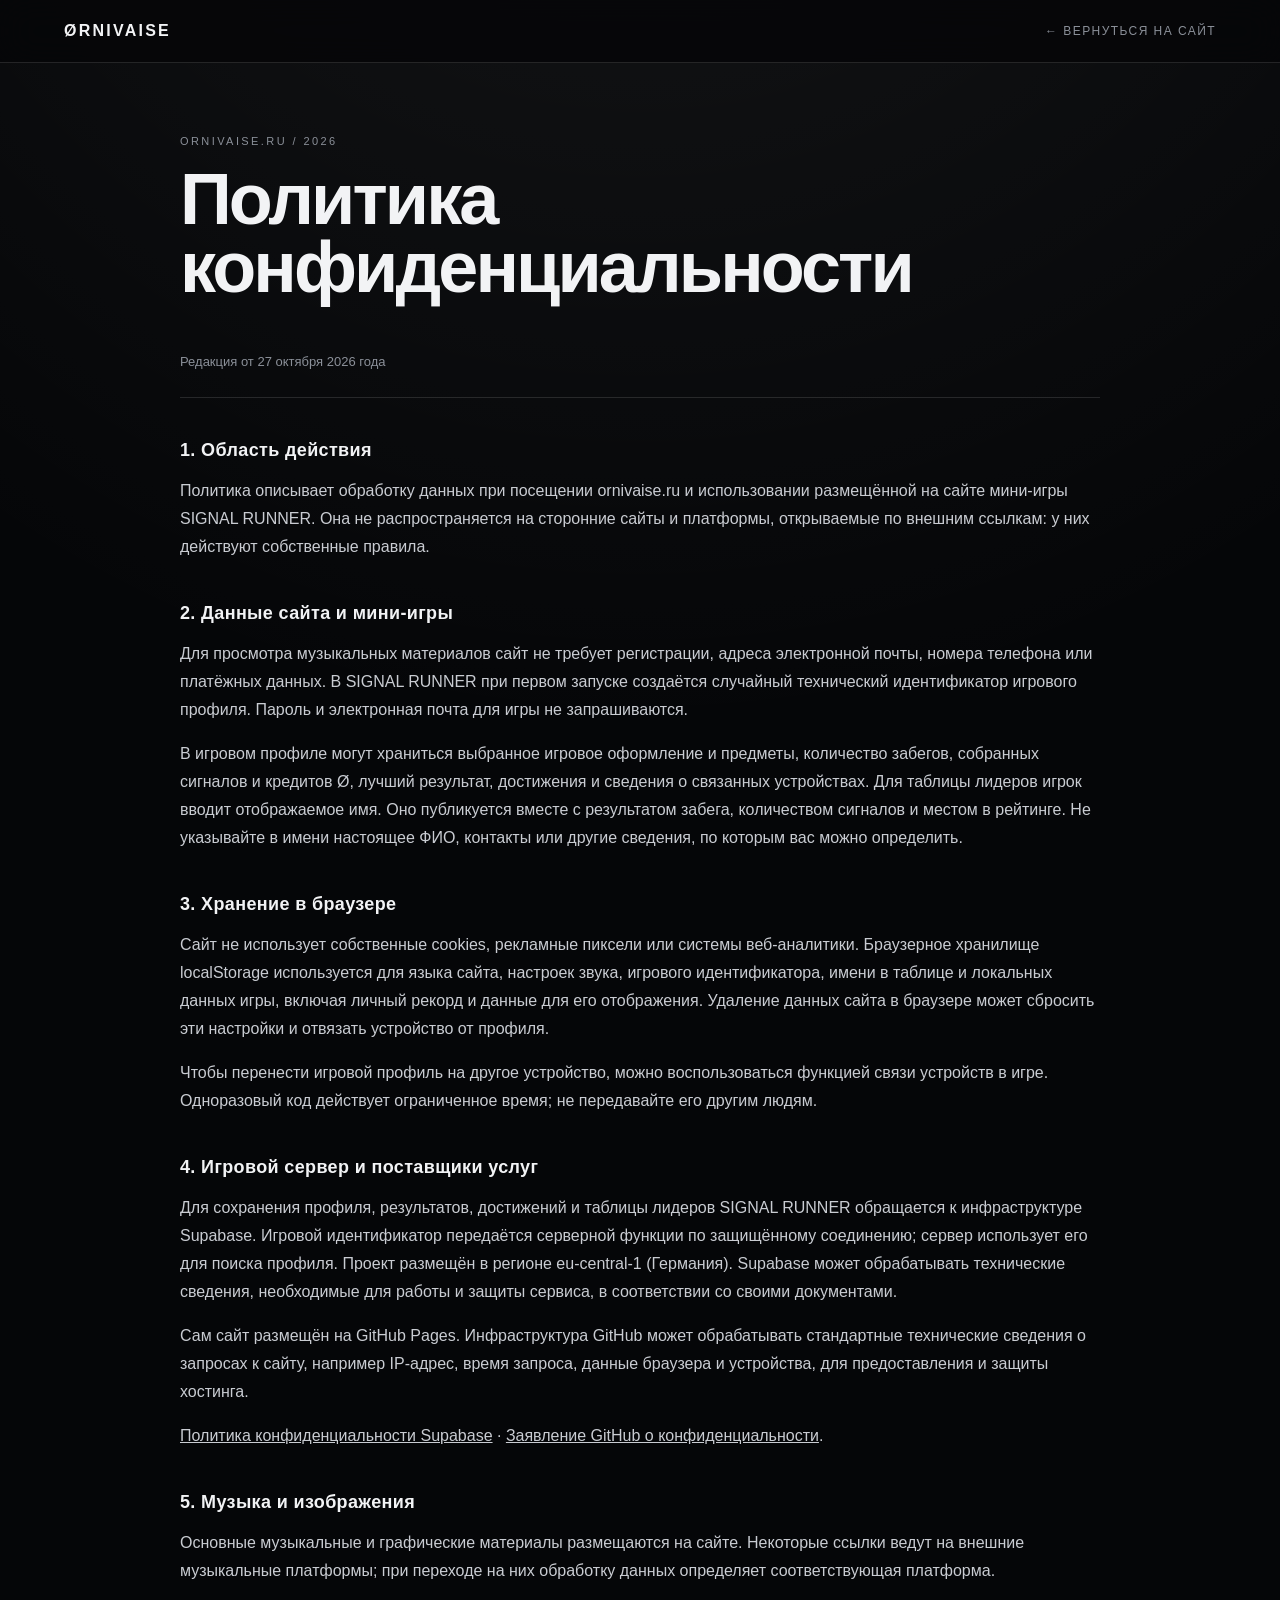
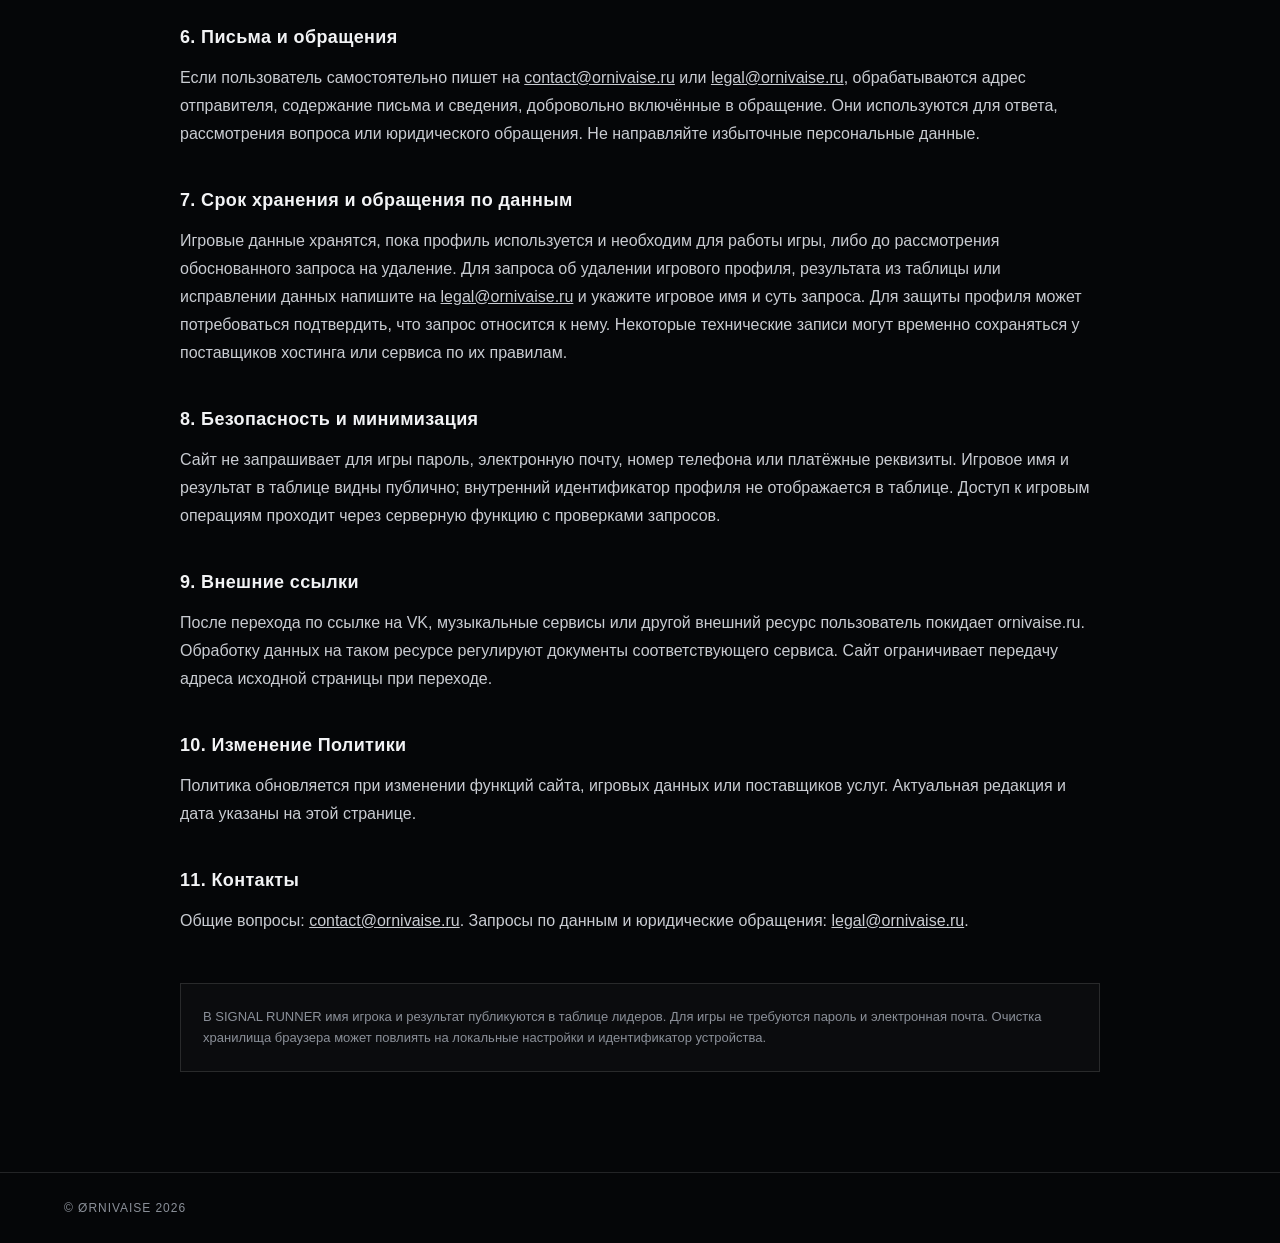
<file: privacy.html>
<!doctype html>
<html lang="ru">
<head>
  <meta charset="utf-8">
  <meta name="viewport" content="width=device-width,initial-scale=1,viewport-fit=cover">
  <meta name="theme-color" content="#050608">
  <meta name="referrer" content="no-referrer">
  <meta http-equiv="Content-Security-Policy" content="default-src 'self' data:; style-src 'unsafe-inline'; img-src 'self' data:; media-src 'self' data:; script-src 'none'; connect-src 'none'; object-src 'none'; frame-src 'none'; base-uri 'self'; form-action 'none'">
  <title>Политика конфиденциальности — ØRNIVAISE</title>
  <meta name="robots" content="index,follow">
  <link rel="canonical" href="https://ornivaise.ru/privacy.html">
  <meta name="description" content="Как ØRNIVAISE обрабатывает технические сведения и данные мини-игры SIGNAL RUNNER.">
  <meta property="og:url" content="https://ornivaise.ru/privacy.html">
  <meta property="og:title" content="Политика конфиденциальности — ØRNIVAISE">
  <meta property="og:description" content="Как ØRNIVAISE обрабатывает технические сведения и данные мини-игры SIGNAL RUNNER.">
  <meta property="og:type" content="website">
  <meta property="og:image" content="https://ornivaise.ru/og-image.png">
  <link rel="icon" href="/favicon.ico" sizes="any">
  <link rel="icon" type="image/png" sizes="48x48" href="/favicon-48x48.png">
  <link rel="apple-touch-icon" sizes="180x180" href="/apple-touch-icon.png">
  <style>
    :root{--bg:#050608;--panel:#0a0c10;--text:#f2f3f5;--muted:#8b9099;--line:rgba(255,255,255,.12)}
    *{box-sizing:border-box}html{background:var(--bg);color:var(--text);font-family:Inter,Arial,sans-serif}body{margin:0;min-height:100vh;background:radial-gradient(circle at 50% -15%,rgba(255,255,255,.07),transparent 35%),var(--bg)}
    a{color:inherit}.top{position:sticky;top:0;z-index:2;display:flex;justify-content:space-between;align-items:center;padding:22px clamp(20px,5vw,72px);border-bottom:1px solid var(--line);background:rgba(5,6,8,.82);backdrop-filter:blur(18px)}
    .brand{font-weight:800;letter-spacing:.14em;text-decoration:none}.back{font-size:12px;letter-spacing:.12em;text-transform:uppercase;color:var(--muted);text-decoration:none}.back:hover{color:var(--text)}
    main{width:min(920px,calc(100% - 40px));margin:0 auto;padding:72px 0 100px}.eyebrow{font-size:11px;letter-spacing:.22em;text-transform:uppercase;color:var(--muted);margin-bottom:18px}h1{font-size:clamp(34px,6vw,72px);line-height:.95;margin:0 0 34px;letter-spacing:-.04em}p,li{font-size:16px;line-height:1.75;color:#c9ccd2}h2{font-size:18px;margin:42px 0 12px;letter-spacing:.02em}ul{padding-left:22px}.meta{padding:18px 0 28px;border-bottom:1px solid var(--line);color:var(--muted);font-size:13px}.note{margin-top:48px;padding:22px;border:1px solid var(--line);background:rgba(255,255,255,.025);color:var(--muted);font-size:13px;line-height:1.65}footer{border-top:1px solid var(--line);padding:28px clamp(20px,5vw,72px);color:var(--muted);font-size:12px;letter-spacing:.08em}
    h1,p,li,.contact a{overflow-wrap:anywhere}
    .top{gap:16px;flex-wrap:wrap}
    :focus-visible{outline:2px solid #e3e8ee;outline-offset:4px}
  </style>
</head>
<body>
  <header class="top"><a class="brand" href="/">ØRNIVAISE</a><a class="back" href="/">← Вернуться на сайт</a></header>
  <main>
    <div class="eyebrow">ORNIVAISE.RU / 2026</div>
    <h1>Политика<br>конфиденциальности</h1>
    <div class="meta">Редакция от 27 октября 2026 года</div>

    <h2>1. Область действия</h2>
    <p>Политика описывает обработку данных при посещении ornivaise.ru и использовании размещённой на сайте мини-игры SIGNAL RUNNER. Она не распространяется на сторонние сайты и платформы, открываемые по внешним ссылкам: у них действуют собственные правила.</p>

    <h2>2. Данные сайта и мини-игры</h2>
    <p>Для просмотра музыкальных материалов сайт не требует регистрации, адреса электронной почты, номера телефона или платёжных данных. В SIGNAL RUNNER при первом запуске создаётся случайный технический идентификатор игрового профиля. Пароль и электронная почта для игры не запрашиваются.</p>
    <p>В игровом профиле могут храниться выбранное игровое оформление и предметы, количество забегов, собранных сигналов и кредитов Ø, лучший результат, достижения и сведения о связанных устройствах. Для таблицы лидеров игрок вводит отображаемое имя. Оно публикуется вместе с результатом забега, количеством сигналов и местом в рейтинге. Не указывайте в имени настоящее ФИО, контакты или другие сведения, по которым вас можно определить.</p>

    <h2>3. Хранение в браузере</h2>
    <p>Сайт не использует собственные cookies, рекламные пиксели или системы веб-аналитики. Браузерное хранилище localStorage используется для языка сайта, настроек звука, игрового идентификатора, имени в таблице и локальных данных игры, включая личный рекорд и данные для его отображения. Удаление данных сайта в браузере может сбросить эти настройки и отвязать устройство от профиля.</p>
    <p>Чтобы перенести игровой профиль на другое устройство, можно воспользоваться функцией связи устройств в игре. Одноразовый код действует ограниченное время; не передавайте его другим людям.</p>

    <h2>4. Игровой сервер и поставщики услуг</h2>
    <p>Для сохранения профиля, результатов, достижений и таблицы лидеров SIGNAL RUNNER обращается к инфраструктуре Supabase. Игровой идентификатор передаётся серверной функции по защищённому соединению; сервер использует его для поиска профиля. Проект размещён в регионе eu-central-1 (Германия). Supabase может обрабатывать технические сведения, необходимые для работы и защиты сервиса, в соответствии со своими документами.</p>
    <p>Сам сайт размещён на GitHub Pages. Инфраструктура GitHub может обрабатывать стандартные технические сведения о запросах к сайту, например IP-адрес, время запроса, данные браузера и устройства, для предоставления и защиты хостинга.</p>
    <p><a href="https://supabase.com/privacy" target="_blank" rel="noopener noreferrer">Политика конфиденциальности Supabase</a> · <a href="https://docs.github.com/en/site-policy/privacy-policies/github-general-privacy-statement" target="_blank" rel="noopener noreferrer">Заявление GitHub о конфиденциальности</a>.</p>

    <h2>5. Музыка и изображения</h2>
    <p>Основные музыкальные и графические материалы размещаются на сайте. Некоторые ссылки ведут на внешние музыкальные платформы; при переходе на них обработку данных определяет соответствующая платформа.</p>

    <h2>6. Письма и обращения</h2>
    <p>Если пользователь самостоятельно пишет на <a href="mailto:contact@ornivaise.ru">contact@ornivaise.ru</a> или <a href="mailto:legal@ornivaise.ru">legal@ornivaise.ru</a>, обрабатываются адрес отправителя, содержание письма и сведения, добровольно включённые в обращение. Они используются для ответа, рассмотрения вопроса или юридического обращения. Не направляйте избыточные персональные данные.</p>

    <h2>7. Срок хранения и обращения по данным</h2>
    <p>Игровые данные хранятся, пока профиль используется и необходим для работы игры, либо до рассмотрения обоснованного запроса на удаление. Для запроса об удалении игрового профиля, результата из таблицы или исправлении данных напишите на <a href="mailto:legal@ornivaise.ru">legal@ornivaise.ru</a> и укажите игровое имя и суть запроса. Для защиты профиля может потребоваться подтвердить, что запрос относится к нему. Некоторые технические записи могут временно сохраняться у поставщиков хостинга или сервиса по их правилам.</p>

    <h2>8. Безопасность и минимизация</h2>
    <p>Сайт не запрашивает для игры пароль, электронную почту, номер телефона или платёжные реквизиты. Игровое имя и результат в таблице видны публично; внутренний идентификатор профиля не отображается в таблице. Доступ к игровым операциям проходит через серверную функцию с проверками запросов.</p>

    <h2>9. Внешние ссылки</h2>
    <p>После перехода по ссылке на VK, музыкальные сервисы или другой внешний ресурс пользователь покидает ornivaise.ru. Обработку данных на таком ресурсе регулируют документы соответствующего сервиса. Сайт ограничивает передачу адреса исходной страницы при переходе.</p>

    <h2>10. Изменение Политики</h2>
    <p>Политика обновляется при изменении функций сайта, игровых данных или поставщиков услуг. Актуальная редакция и дата указаны на этой странице.</p>

    <h2>11. Контакты</h2>
    <p>Общие вопросы: <a href="mailto:contact@ornivaise.ru">contact@ornivaise.ru</a>. Запросы по данным и юридические обращения: <a href="mailto:legal@ornivaise.ru">legal@ornivaise.ru</a>.</p>

    <div class="note">В SIGNAL RUNNER имя игрока и результат публикуются в таблице лидеров. Для игры не требуются пароль и электронная почта. Очистка хранилища браузера может повлиять на локальные настройки и идентификатор устройства.</div>
  </main>
  <footer>© ØRNIVAISE 2026</footer>
</body>
</html>
</file>
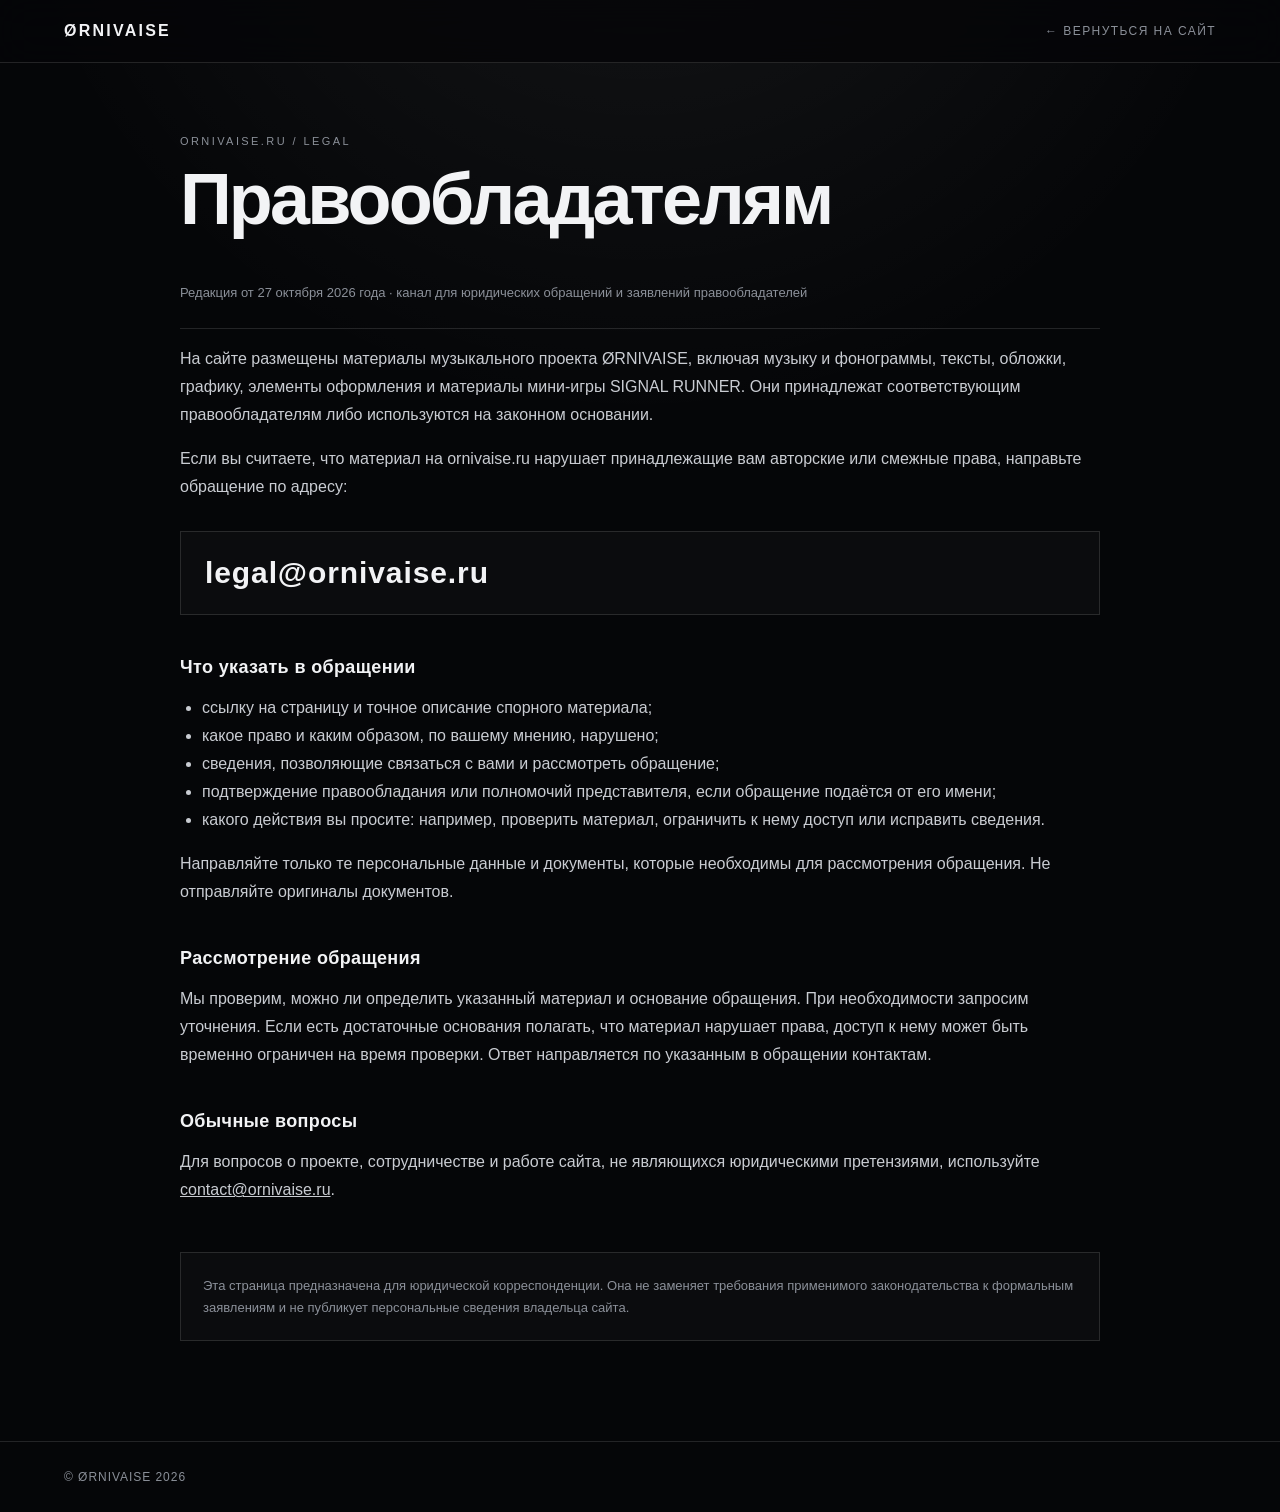
<file: rights.html>
<!doctype html>
<html lang="ru">
<head>
  <meta charset="utf-8">
  <meta name="viewport" content="width=device-width,initial-scale=1,viewport-fit=cover">
  <meta name="theme-color" content="#050608">
  <meta name="referrer" content="no-referrer">
  <meta http-equiv="Content-Security-Policy" content="default-src 'self' data:; style-src 'unsafe-inline'; img-src 'self' data:; media-src 'self' data:; script-src 'none'; connect-src 'none'; object-src 'none'; frame-src 'none'; base-uri 'self'; form-action 'none'">
  <title>Правообладателям — ØRNIVAISE</title>
  <meta name="robots" content="noindex,nofollow,noarchive,nosnippet">
  <link rel="canonical" href="https://ornivaise.ru/rights.html">
  <meta name="description" content="Как направить обращение по материалам сайта ØRNIVAISE, музыке и элементам SIGNAL RUNNER.">
  <meta property="og:url" content="https://ornivaise.ru/rights.html">
  <meta property="og:title" content="Правообладателям — ØRNIVAISE">
  <meta property="og:description" content="Порядок обращений правообладателей по материалам сайта ØRNIVAISE, музыке и элементам SIGNAL RUNNER.">
  <meta property="og:type" content="website">
  <meta property="og:image" content="https://ornivaise.ru/og-image.png">
  <link rel="icon" href="/favicon.ico" sizes="any">
  <link rel="icon" type="image/png" sizes="48x48" href="/favicon-48x48.png">
  <link rel="apple-touch-icon" sizes="180x180" href="/apple-touch-icon.png">
  <style>
    :root{--bg:#050608;--text:#f2f3f5;--muted:#8b9099;--line:rgba(255,255,255,.12)}*{box-sizing:border-box}html{background:var(--bg);color:var(--text);font-family:Inter,Arial,sans-serif}body{margin:0;min-height:100vh;background:radial-gradient(circle at 50% -15%,rgba(255,255,255,.07),transparent 35%),var(--bg)}a{color:inherit}.top{position:sticky;top:0;z-index:2;display:flex;justify-content:space-between;align-items:center;padding:22px clamp(20px,5vw,72px);border-bottom:1px solid var(--line);background:rgba(5,6,8,.82);backdrop-filter:blur(18px)}.brand{font-weight:800;letter-spacing:.14em;text-decoration:none}.back{font-size:12px;letter-spacing:.12em;text-transform:uppercase;color:var(--muted);text-decoration:none}.back:hover{color:var(--text)}main{width:min(920px,calc(100% - 40px));margin:0 auto;padding:72px 0 100px}.eyebrow{font-size:11px;letter-spacing:.22em;text-transform:uppercase;color:var(--muted);margin-bottom:18px}h1{font-size:clamp(34px,6vw,72px);line-height:.95;margin:0 0 34px;letter-spacing:-.04em}p,li{font-size:16px;line-height:1.75;color:#c9ccd2}h2{font-size:18px;margin:42px 0 12px;letter-spacing:.02em}ul{padding-left:22px}.meta{padding:18px 0 28px;border-bottom:1px solid var(--line);color:var(--muted);font-size:13px}.contact{margin:30px 0;padding:24px;border:1px solid var(--line);background:rgba(255,255,255,.025)}.contact a{font-size:clamp(20px,4vw,30px);font-weight:700;letter-spacing:.03em;text-decoration:none}.note{margin-top:48px;padding:22px;border:1px solid var(--line);background:rgba(255,255,255,.025);color:var(--muted);font-size:13px;line-height:1.65}footer{border-top:1px solid var(--line);padding:28px clamp(20px,5vw,72px);color:var(--muted);font-size:12px;letter-spacing:.08em}
    h1,p,li,.contact a{overflow-wrap:anywhere}
    .top{gap:16px;flex-wrap:wrap}
    :focus-visible{outline:2px solid #e3e8ee;outline-offset:4px}
  </style>
</head>
<body>
  <header class="top"><a class="brand" href="/">ØRNIVAISE</a><a class="back" href="/">← Вернуться на сайт</a></header>
  <main>
    <div class="eyebrow">ORNIVAISE.RU / LEGAL</div>
    <h1>Правообладателям</h1>
    <div class="meta">Редакция от 27 октября 2026 года · канал для юридических обращений и заявлений правообладателей</div>

    <p>На сайте размещены материалы музыкального проекта ØRNIVAISE, включая музыку и фонограммы, тексты, обложки, графику, элементы оформления и материалы мини-игры SIGNAL RUNNER. Они принадлежат соответствующим правообладателям либо используются на законном основании.</p>
    <p>Если вы считаете, что материал на ornivaise.ru нарушает принадлежащие вам авторские или смежные права, направьте обращение по адресу:</p>
    <div class="contact"><a href="mailto:legal@ornivaise.ru">legal@ornivaise.ru</a></div>

    <h2>Что указать в обращении</h2>
    <ul>
      <li>ссылку на страницу и точное описание спорного материала;</li>
      <li>какое право и каким образом, по вашему мнению, нарушено;</li>
      <li>сведения, позволяющие связаться с вами и рассмотреть обращение;</li>
      <li>подтверждение правообладания или полномочий представителя, если обращение подаётся от его имени;</li>
      <li>какого действия вы просите: например, проверить материал, ограничить к нему доступ или исправить сведения.</li>
    </ul>
    <p>Направляйте только те персональные данные и документы, которые необходимы для рассмотрения обращения. Не отправляйте оригиналы документов.</p>

    <h2>Рассмотрение обращения</h2>
    <p>Мы проверим, можно ли определить указанный материал и основание обращения. При необходимости запросим уточнения. Если есть достаточные основания полагать, что материал нарушает права, доступ к нему может быть временно ограничен на время проверки. Ответ направляется по указанным в обращении контактам.</p>

    <h2>Обычные вопросы</h2>
    <p>Для вопросов о проекте, сотрудничестве и работе сайта, не являющихся юридическими претензиями, используйте <a href="mailto:contact@ornivaise.ru">contact@ornivaise.ru</a>.</p>

    <div class="note">Эта страница предназначена для юридической корреспонденции. Она не заменяет требования применимого законодательства к формальным заявлениям и не публикует персональные сведения владельца сайта.</div>
  </main>
  <footer>© ØRNIVAISE 2026</footer>
</body>
</html>
</file>
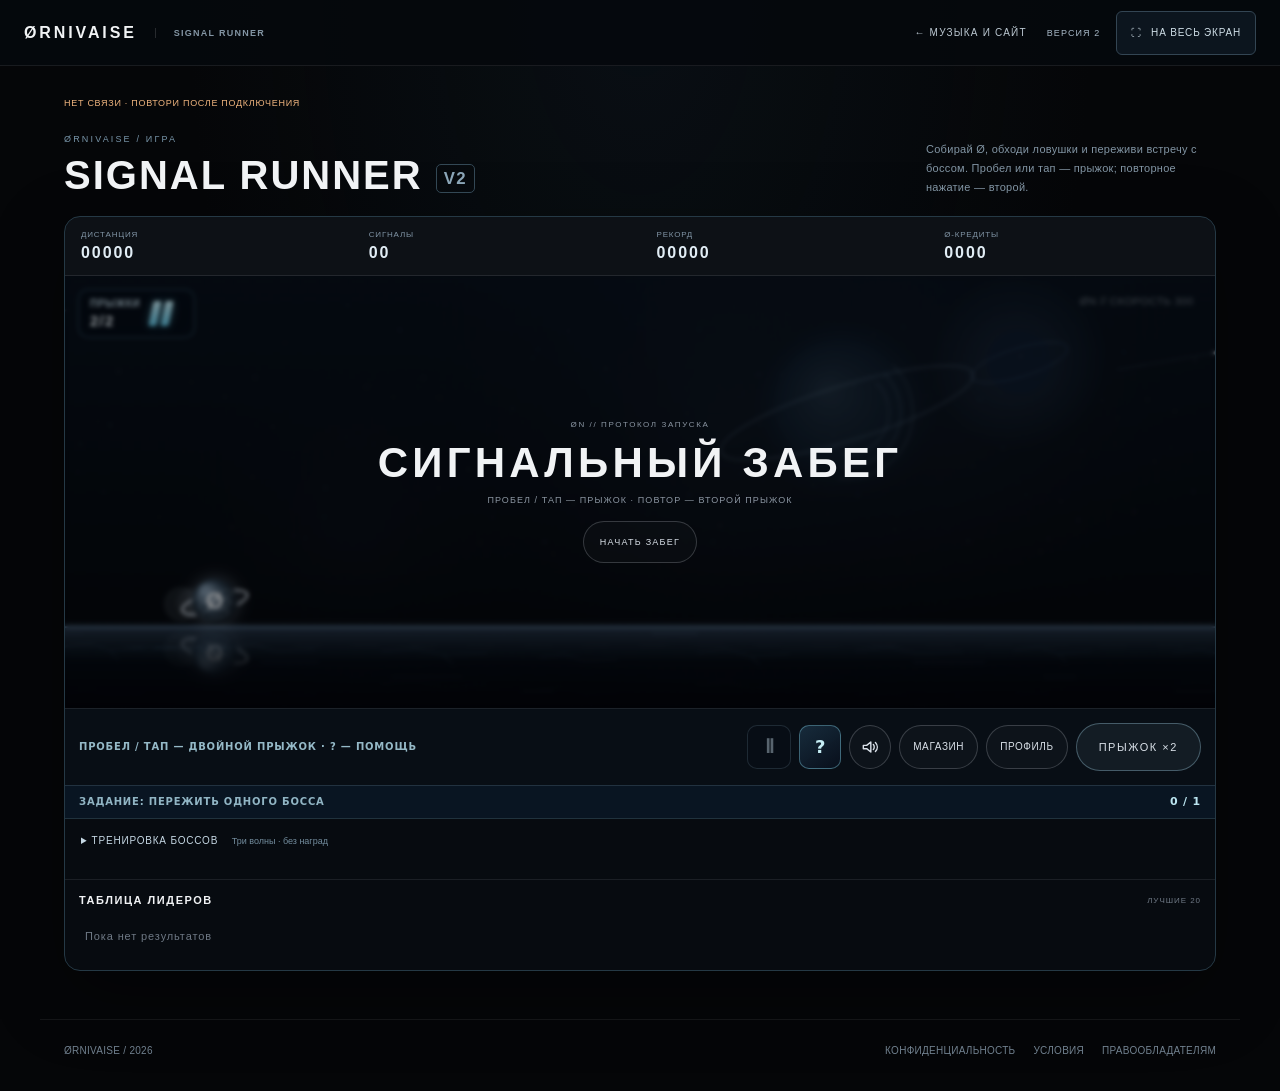
<file: signal-runner.html>
<!doctype html>
<html lang="ru"><head>
<meta charset="utf-8"><meta name="viewport" content="width=device-width,initial-scale=1,viewport-fit=cover">
<meta name="theme-color" content="#050608"><meta name="referrer" content="no-referrer">
<meta http-equiv="Content-Security-Policy" content="default-src 'self' data: blob:; style-src 'unsafe-inline'; img-src 'self' data: blob:; media-src 'self' data: blob:; script-src 'unsafe-inline'; connect-src https://fnomjabadilhfatharve.supabase.co; object-src 'none'; frame-src 'none'; base-uri 'self'; form-action 'none'">
<title>SIGNAL RUNNER V2 — игра ØRNIVAISE</title>
<link rel="canonical" href="https://ornivaise.ru/signal-runner.html"><meta property="og:url" content="https://ornivaise.ru/signal-runner.html">
<meta name="description" content="SIGNAL RUNNER — бесплатная игра музыкального проекта ØRNIVAISE. Тёмные миры, двойной прыжок, ловушки, боссы и таблица рекордов.">

<meta property="og:title" content="SIGNAL RUNNER — ØRNIVAISE"><meta property="og:type" content="website">
<link rel="icon" href="favicon.ico" sizes="any"><link rel="icon" type="image/png" sizes="48x48" href="favicon-48x48.png">

<style id="signal-runner-styles">.easter-hotspot{
  position:absolute;z-index:6;left:50%;top:29.5%;transform:translate(-50%,-50%);
  width:116px;height:38px;border:0;background:transparent;cursor:default;padding:0;
}
.easter-hotspot.arm{cursor:pointer}
.easter-hotspot.pulse:after{content:"";position:absolute;inset:7px 20px;border:1px solid rgba(255,255,255,.28);border-radius:999px;animation:easterHint .5s ease}
.easter-overlay{position:fixed;z-index:100;inset:0;display:grid;place-items:center;background:rgba(2,3,5,.94);-webkit-backdrop-filter:blur(18px);backdrop-filter:blur(18px);opacity:0;visibility:hidden;transition:opacity .35s ease,visibility .35s ease}
.easter-overlay.open{opacity:1;visibility:visible}
.easter-grid{position:absolute;inset:0;opacity:.12;background-image:linear-gradient(rgba(255,255,255,.08) 1px,transparent 1px),linear-gradient(90deg,rgba(255,255,255,.08) 1px,transparent 1px);background-size:42px 42px;mask-image:radial-gradient(circle at center,#000 0 35%,transparent 72%)}
.easter-panel{position:relative;width:min(620px,calc(100% - 32px));padding:52px 36px;text-align:center;border:1px solid rgba(255,255,255,.16);background:radial-gradient(circle at 50% 30%,rgba(255,255,255,.045),transparent 45%),#050608;box-shadow:0 30px 100px rgba(0,0,0,.65)}
.easter-code{font-size:10px;letter-spacing:.34em;color:#8e98a2}
.easter-panel h2{margin:18px 0 28px;font-size:32px;letter-spacing:.16em;font-weight:500}
.easter-panel p{font-size:9px;letter-spacing:.28em;color:#7f8993;margin:22px 0 30px}
.easter-wave{height:46px;background:repeating-linear-gradient(90deg,transparent 0 7px,rgba(255,255,255,.7) 7px 8px,transparent 8px 11px);clip-path:polygon(0 49%,4% 40%,8% 56%,12% 20%,16% 62%,20% 30%,24% 72%,28% 39%,32% 58%,36% 25%,40% 70%,44% 36%,48% 61%,52% 18%,56% 76%,60% 40%,64% 63%,68% 29%,72% 71%,76% 42%,80% 59%,84% 31%,88% 66%,92% 39%,96% 57%,100% 49%,100% 51%,96% 43%,92% 61%,88% 34%,84% 69%,80% 41%,76% 58%,72% 29%,68% 71%,64% 37%,60% 60%,56% 24%,52% 82%,48% 39%,44% 64%,40% 30%,36% 75%,32% 42%,28% 61%,24% 28%,20% 70%,16% 38%,12% 80%,8% 44%,4% 60%,0 51%);animation:easterWave 1s ease-in-out infinite alternate}
.easter-close{border:1px solid #313840;background:transparent;color:#dce1e6;padding:11px 18px;font-size:9px;letter-spacing:.18em;cursor:pointer}
body.easter-open{overflow:hidden}
@keyframes easterWave{from{opacity:.32;transform:scaleY(.68)}to{opacity:.9;transform:scaleY(1.08)}}
@keyframes easterHint{from{opacity:0;transform:scale(.8)}to{opacity:1;transform:scale(1.05)}}
@media(max-width:900px){.easter-hotspot{top:30%;width:100px;height:34px}
.easter-panel{padding:42px 24px}
.easter-panel h2{font-size:23px}}
@media(max-width:520px){.easter-hotspot{top:28.5%;width:90px;height:32px}
.easter-panel h2{font-size:19px;line-height:1.45}
.easter-wave{height:36px}}
.runner-store-kicker,.runner-store-balance-box small,.runner-store-category-count{font-size:8px}
.runner-store-head strong{font-size:17px}
.runner-store-subtitle{font-size:10px;line-height:1.55}
.runner-store-category h4{font-size:11px}
.runner-shop-card strong{font-size:11px}
.runner-shop-card small{font-size:10px;line-height:1.5;color:#909aa5;min-height:42px}
.runner-shop-price{font-size:9px}
.runner-shop-price b{font-size:11px}
.runner-rarity{font-size:7px}
.runner-shop-card button{font-size:9px}
.runner-profile-head small{font-size:8px}
.runner-profile-head strong{font-size:18px}
.runner-profile-stat small{font-size:8px}
.runner-profile-stat strong{font-size:15px}
.runner-ach-title{font-size:10px}
.runner-achievement b{font-size:9px}
.runner-achievement span,.runner-achievement em{font-size:8px}
.runner-device-link-note{font-size:9px}
.runner-device-link-head strong{font-size:10px}
.runner-device-link-head span{font-size:8px}
.runner-profile-theme{margin:0 0 16px;padding:12px;border:1px solid rgba(226,233,242,.09);border-radius:11px;background:rgba(255,255,255,.015)}
.runner-profile-theme-head{display:flex;justify-content:space-between;gap:10px;align-items:center;margin-bottom:9px}
.runner-profile-theme-head strong{font-size:9px;letter-spacing:.14em}
.runner-profile-theme-head span{font-size:8px;color:#7e8994}
.runner-profile-bg-choices{display:flex;gap:6px;flex-wrap:wrap}
.runner-profile-bg-choice{min-height:34px;padding:0 10px;border:1px solid rgba(225,232,241,.13);border-radius:999px;background:rgba(255,255,255,.018);color:#9da7b2;font:inherit;font-size:8px;letter-spacing:.07em;cursor:pointer}
.runner-profile-bg-choice.active{color:#fff;border-color:rgba(222,231,241,.38);background:rgba(255,255,255,.055)}
.runner-profile-panel{position:relative;overflow:hidden;isolation:isolate}
.runner-profile-panel:before{content:"";position:absolute;z-index:-1;inset:0;opacity:.42;pointer-events:none;transition:.25s ease}
.runner-profile-panel.profile-theme-deep_space:before{background:radial-gradient(circle at 82% 18%,rgba(95,128,164,.16),transparent 30%),linear-gradient(180deg,rgba(3,7,12,.2),rgba(2,4,7,.75))}
.runner-profile-panel.profile-theme-violet_nebula:before{background:radial-gradient(circle at 75% 18%,rgba(153,85,206,.26),transparent 34%),radial-gradient(circle at 20% 80%,rgba(72,89,164,.14),transparent 30%)}
.runner-profile-panel.profile-theme-frozen_horizon:before{background:linear-gradient(165deg,rgba(107,210,230,.15),transparent 36%),radial-gradient(ellipse at 50% 100%,rgba(148,224,239,.16),transparent 44%)}
.runner-profile-panel.profile-theme-black_sun:before{background:radial-gradient(circle at 82% 20%,#010102 0 9%,rgba(241,211,153,.14) 10% 12%,transparent 21%)}
.runner-profile-panel.profile-theme-signal_storm:before{background:linear-gradient(155deg,transparent 35%,rgba(78,224,219,.1) 36% 37%,transparent 38% 60%,rgba(160,105,224,.11) 61% 62%,transparent 63%)}
.runner-profile-panel.profile-theme-crimson_rift:before{background:linear-gradient(103deg,transparent 64%,rgba(236,74,79,.14) 65%,rgba(255,139,116,.22) 66%,rgba(236,74,79,.1) 67%,transparent 68%)}
.runner-preview-scene.violet_nebula:after,.runner-preview-scene.frozen_horizon:after,.runner-preview-scene.signal_storm:after,.runner-preview-scene.crimson_rift:after,.runner-preview-scene.black_sun:after{
 content:"";position:absolute;inset:-20%;pointer-events:none
}
.runner-preview-scene.violet_nebula:after{background:radial-gradient(circle at 30% 45%,rgba(180,105,224,.18),transparent 26%),radial-gradient(circle at 70% 55%,rgba(88,103,192,.13),transparent 28%);animation:previewNebula 6s ease-in-out infinite alternate}
.runner-preview-scene.frozen_horizon:after{background:linear-gradient(115deg,transparent 25%,rgba(121,232,239,.12) 36%,rgba(187,128,244,.08) 49%,transparent 62%);filter:blur(5px);animation:previewAurora 5s ease-in-out infinite alternate}
.runner-preview-scene.black_sun:after{background:radial-gradient(circle at 78% 32%,transparent 0 12%,rgba(255,220,154,.2) 13%,rgba(255,177,104,.06) 18%,transparent 28%);animation:previewCorona 3.6s ease-in-out infinite alternate}
.runner-preview-scene.signal_storm:after{background:linear-gradient(120deg,transparent 43%,rgba(112,245,238,.26) 44% 45%,transparent 46% 62%,rgba(184,111,241,.18) 63% 64%,transparent 65%);animation:previewStorm 2.8s linear infinite}
.runner-preview-scene.crimson_rift:after{background:linear-gradient(100deg,transparent 61%,rgba(255,86,80,.1) 63%,rgba(255,178,109,.42) 64%,rgba(231,57,67,.12) 66%,transparent 68%);filter:drop-shadow(0 0 7px rgba(224,56,64,.25));animation:previewRift 3s ease-in-out infinite alternate}
@keyframes previewNebula{from{transform:translate(-4%,-2%) scale(.96)}to{transform:translate(5%,3%) scale(1.06)}}
@keyframes previewAurora{from{transform:translateX(-7%) skewX(-5deg);opacity:.55}to{transform:translateX(8%) skewX(5deg);opacity:1}}
@keyframes previewCorona{from{transform:scale(.94);opacity:.55}to{transform:scale(1.08);opacity:1}}
@keyframes previewStorm{from{transform:translateX(-15%)}to{transform:translateX(15%)}}
@keyframes previewRift{from{transform:scaleX(.94);opacity:.55}to{transform:scaleX(1.05);opacity:1}}
.runner-preview-planet{animation:previewPlanetFloat 3.2s ease-in-out infinite}
.runner-preview-planet:before{animation:previewRingSpin 7s linear infinite}
.runner-preview-planet.solar_flare{background:radial-gradient(circle at 34% 28%,#fff4bc,#ffc64f 32%,#ff6539 65%,#681516 90%);border-color:rgba(255,215,137,.75);box-shadow:0 0 18px rgba(255,108,52,.5),0 0 34px rgba(255,163,62,.18)}
.runner-preview-planet.solar_flare:before{border-color:rgba(255,218,140,.8);box-shadow:0 0 13px rgba(255,119,55,.3)}
.runner-preview-planet.toxic_bloom{background:radial-gradient(circle at 34% 28%,#e5ffa1,#8ce951 35%,#2d9c59 66%,#082116 90%);border-color:rgba(173,255,112,.68);box-shadow:0 0 18px rgba(95,235,112,.42),0 0 35px rgba(77,208,110,.14)}
.runner-preview-planet.toxic_bloom:before{border-color:rgba(186,255,119,.75);box-shadow:0 0 12px rgba(98,233,112,.25)}
.runner-preview-planet.frost_moon{box-shadow:0 0 17px rgba(189,235,249,.42),0 0 35px rgba(121,205,231,.14)}
@keyframes previewPlanetFloat{0%,100%{transform:translate(-50%,-56%)}50%{transform:translate(-50%,-62%)}}
@keyframes previewRingSpin{from{transform:translate(-50%,-50%) rotate(-13deg)}to{transform:translate(-50%,-50%) rotate(347deg)}}
.runner-preview-obstacles.orbital_debris i{width:22px!important;height:18px!important;border:1px solid rgba(238,190,147,.55)!important;border-radius:43% 57% 52% 48%!important;background:radial-gradient(circle at 67% 40%,#c98d65,#573b36 42%,#211b1d 72%,#0d0d10)!important;box-shadow:-10px 1px 14px rgba(255,91,40,.18)!important}
.runner-preview-obstacles.orbital_debris i:before{content:"";position:absolute;right:88%;top:35%;width:28px;height:7px;border:0;background:linear-gradient(90deg,transparent,rgba(255,76,38,.12),rgba(255,202,81,.48));clip-path:polygon(0 40%,100% 0,100% 100%);filter:blur(.4px)}
.runner-preview-obstacles.orbital_debris i:nth-child(1){left:3px;bottom:7px;transform:rotate(-10deg) scale(.8)}
.runner-preview-obstacles.orbital_debris i:nth-child(2){left:29px;bottom:17px;transform:rotate(17deg) scale(1.05)}
.runner-preview-obstacles.orbital_debris i:nth-child(3){left:52px;bottom:5px;transform:rotate(-19deg) scale(.72);background:radial-gradient(circle at 60% 40%,#dd9a68,#4b3330 48%,#161518 80%)!important}
.runner-preview-obstacles.mecha_drones i{animation:previewDroneHover 2.4s ease-in-out infinite}
.runner-preview-obstacles.mecha_drones i:nth-child(2){animation-delay:-.7s}
.runner-preview-obstacles.mecha_drones i:nth-child(3){animation-delay:-1.2s}
.runner-preview-obstacles.glitch_slimes i{animation:previewSlime 1.9s ease-in-out infinite}
.runner-preview-obstacles.glitch_slimes i:nth-child(2){animation-delay:-.6s}
.runner-preview-obstacles.orbital_debris i{animation:previewAsteroid 2.2s ease-in-out infinite}
.runner-preview-obstacles.orbital_debris i:nth-child(2){animation-delay:-.7s}
.runner-preview-obstacles.orbital_debris i:nth-child(3){animation-delay:-1.25s}
@keyframes previewDroneHover{0%,100%{margin-top:0}50%{margin-top:-4px}}
@keyframes previewSlime{0%,100%{transform:scale(1,1)}50%{transform:scale(1.08,.9)}}
@keyframes previewAsteroid{0%,100%{margin-left:0}50%{margin-left:-5px}}
@media(max-width:760px){.signal-game.runner-mode{padding:4px!important}
.runner-shell{overflow:hidden}
.runner-canvas-wrap{height:clamp(230px,34svh,310px)!important;min-height:230px!important;aspect-ratio:auto!important;overflow:hidden!important}
#signalRunnerCanvas{position:absolute!important;top:0!important;left:0!important;height:100%!important;width:auto!important;max-width:none!important;aspect-ratio:auto!important;transform:translateX(-7%)!important}
.runner-controls{position:sticky;bottom:0;z-index:6;background:rgba(5,7,10,.96);-webkit-backdrop-filter:blur(12px);backdrop-filter:blur(12px)}
.runner-shop-card small{font-size:10px!important}
.runner-shop-card strong{font-size:11px!important}
.runner-rarity{font-size:7px!important}
.runner-profile-stat small{font-size:8px!important}
.runner-profile-stat strong{font-size:14px!important}
.runner-achievement b{font-size:9px!important}
.runner-achievement span,.runner-achievement em{font-size:8px!important}}
@media(max-width:430px){.runner-canvas-wrap{height:clamp(235px,36svh,285px)!important}
#signalRunnerCanvas{transform:translateX(-8%)!important}
.runner-overlay strong{font-size:23px!important}
.runner-overlay p{font-size:9px!important}
.runner-stat small{font-size:7px!important}
.runner-stat strong{font-size:11px!important}
.runner-store-grid{grid-template-columns:1fr!important}
.runner-shop-preview{height:125px!important}}
@media(min-width:761px) and (max-width:1100px){.runner-canvas-wrap{height:clamp(300px,42svh,410px)!important;aspect-ratio:auto!important;overflow:hidden!important}
#signalRunnerCanvas{position:absolute;left:50%;top:0;height:100%!important;width:auto!important;max-width:none!important;transform:translateX(-50%) scale(1.06);transform-origin:center}}
@media(prefers-reduced-motion:reduce){.runner-preview-planet,.runner-preview-planet:before,.runner-preview-obstacles i,.runner-preview-scene:after{animation:none!important}}
.runner-store-kicker,.runner-store-balance-box small,.runner-store-category-count,.runner-profile-head small,.runner-profile-stat small,.runner-device-link-head span{font-size:clamp(11px,1.5vw,13px)!important}
.runner-store-head strong,.runner-profile-head strong{font-size:clamp(20px,3vw,25px)!important}
.runner-store-subtitle,.runner-shop-card small,.runner-device-link-note{font-size:clamp(12px,1.6vw,14px)!important;line-height:1.55!important}
.runner-store-category h4,.runner-shop-card strong,.runner-shop-price b,.runner-device-link-head strong{font-size:clamp(13px,1.7vw,16px)!important}
.runner-rarity,.runner-shop-price,.runner-achievement span,.runner-achievement em,.runner-profile-theme-head span{font-size:11px!important}
.runner-shop-card button,.runner-profile-bg-choice{font-size:12px!important;min-height:42px!important}
.runner-profile-theme-head strong,.runner-ach-title,.runner-achievement b{font-size:12px!important}
.runner-profile-stat strong{font-size:19px!important}
.runner-preview-obstacles.orbital_debris i{border-radius:39% 61% 43% 57% / 58% 38% 62% 42%!important;background:repeating-conic-gradient(from 22deg at 46% 53%,transparent 0deg 35deg,rgba(255,101,30,.85) 37deg 40deg,transparent 43deg 90deg),radial-gradient(circle at 38% 29%,#b87d61 0%,#60433a 35%,#231b1c 76%,#100d10 100%)!important;box-shadow:inset -4px -3px 5px #130e10,0 0 8px rgba(255,99,30,.38)!important;filter:drop-shadow(-4px 0 5px rgba(255,87,22,.25))}
.runner-preview-obstacles.orbital_debris i:nth-child(2){border-radius:63% 37% 58% 42% / 39% 59% 41% 61%!important}
.runner-preview-obstacles.orbital_debris i:nth-child(3){border-radius:42% 58% 30% 70% / 66% 38% 62% 34%!important}
.runner-preview-obstacles.orbital_debris i:before{width:38px!important;height:15px!important;right:86%!important;top:16%!important;background:linear-gradient(90deg,transparent,rgba(255,64,23,.35) 45%,rgba(255,203,76,.88))!important;filter:blur(2px)!important}
.runner-preview-obstacles.orbital_debris i:after{content:"";position:absolute;right:110%;top:12%;width:32px;height:23px;background:radial-gradient(circle at 75% 50%,rgba(255,197,71,.9) 0 1px,transparent 2px),radial-gradient(circle at 35% 25%,rgba(255,95,36,.75) 0 1px,transparent 2px),radial-gradient(circle at 10% 78%,rgba(255,133,45,.6) 0 1px,transparent 2px);animation:runnerMeteorSparks 1.1s ease-out infinite}
@keyframes runnerMeteorSparks{0%{opacity:.95;transform:translateX(4px) scale(.75)}100%{opacity:0;transform:translateX(-14px) scale(1.25)}}
@media(prefers-reduced-motion:reduce){.runner-preview-obstacles.orbital_debris i:after{animation:none}}
@media(max-width:760px){.runner-shop-card{min-width:0}
.runner-shop-card button{min-height:46px!important}
.runner-profile-bg-choice{padding:8px 12px!important}}
.runner-shop-preview .runner-preview-scene{isolation:isolate;overflow:hidden}
.runner-preview-planet.solar_flare:after,.runner-preview-planet.toxic_bloom:after,.runner-preview-planet.frost_moon:after{content:"";position:absolute;inset:-18px;border-radius:50%;pointer-events:none;animation:runnerPreviewAtmosphere 3.5s ease-in-out infinite alternate}
.runner-preview-planet.solar_flare:after{background:repeating-conic-gradient(from 15deg,transparent 0deg 27deg,rgba(255,174,58,.27) 31deg 34deg,transparent 38deg 70deg);filter:blur(4px);animation-duration:2.5s}
.runner-preview-planet.toxic_bloom:after{background:radial-gradient(circle at 17% 31%,rgba(184,255,84,.65) 0 2px,transparent 4px),radial-gradient(circle at 82% 62%,rgba(168,91,232,.6) 0 3px,transparent 6px),radial-gradient(circle at 41% 94%,rgba(85,243,139,.65) 0 2px,transparent 5px);filter:blur(1px)}
.runner-preview-planet.frost_moon:after{background:radial-gradient(circle at 12% 22%,rgba(206,250,255,.85) 0 1px,transparent 3px),radial-gradient(circle at 87% 31%,rgba(206,250,255,.8) 0 2px,transparent 4px),radial-gradient(circle at 70% 91%,rgba(206,250,255,.7) 0 1px,transparent 3px);filter:drop-shadow(0 0 4px #a8e9fa)}
@keyframes runnerPreviewAtmosphere{from{opacity:.48;transform:rotate(-12deg) scale(.92)}to{opacity:.92;transform:rotate(25deg) scale(1.1)}}
.runner-preview-scene.violet_nebula,.runner-preview-scene.deep_space,.runner-preview-scene.frozen_horizon,.runner-preview-scene.black_sun,.runner-preview-scene.signal_storm,.runner-preview-scene.crimson_rift{background-image:radial-gradient(1px 1px at 12% 20%,rgba(255,255,255,.5) 98%,transparent),radial-gradient(1px 1px at 63% 45%,rgba(255,255,255,.5) 98%,transparent),radial-gradient(2px 2px at 85% 14%,rgba(255,255,255,.3) 98%,transparent)}
@media(prefers-reduced-motion:reduce){.runner-preview-planet.solar_flare:after,.runner-preview-planet.toxic_bloom:after,.runner-preview-planet.frost_moon:after{animation:none}}
@media(max-width:760px){.signal-game.runner-mode .runner-canvas-wrap{height:clamp(285px,48svh,470px)!important;min-height:285px!important}
.signal-game.runner-mode #signalRunnerCanvas{height:100%!important;width:auto!important;max-width:none!important;left:50%!important;transform:translateX(-50%)!important;transform-origin:center center!important}
.signal-game.runner-mode .runner-hud{gap:6px!important;padding:8px!important}
.signal-game.runner-mode .runner-stat small{font-size:10px!important;letter-spacing:.05em!important}
.signal-game.runner-mode .runner-stat strong{font-size:clamp(14px,3.6vw,18px)!important}
.signal-game.runner-mode #runnerJump{min-height:58px!important;font-size:14px!important;touch-action:manipulation}
.signal-game.runner-mode .runner-overlay strong{font-size:clamp(22px,6vw,30px)!important}
.signal-game.runner-mode .runner-overlay p{font-size:12px!important}}
@media(max-width:760px) and (orientation:landscape){.signal-game.runner-mode .runner-canvas-wrap{height:clamp(205px,62svh,390px)!important;min-height:205px!important}
.signal-game.runner-mode .runner-controls{padding:5px!important}
.signal-game.runner-mode #runnerJump{min-height:48px!important}}
@media(min-width:761px) and (max-width:1100px){.signal-game.runner-mode .runner-canvas-wrap{height:clamp(320px,47svh,450px)!important}
.signal-game.runner-mode #signalRunnerCanvas{transform:translateX(-50%) scale(1.02)!important}
.signal-game.runner-mode #runnerJump{min-height:50px!important;font-size:13px!important}}
.signal-flash{display:none!important}

.easter-trigger{align-self:flex-start;min-height:44px;padding:8px 0;background:transparent;border:0;color:#a5adb5;letter-spacing:.22em;cursor:pointer}


.easter-overlay{padding:20px;overflow:auto}
.easter-panel.signal-game{width:min(720px,100%);padding:clamp(22px,5vw,42px);text-align:left}
.signal-game .easter-code{display:flex;align-items:center;justify-content:space-between;gap:14px}
.signal-complete-mark{font-size:8px;letter-spacing:.14em;color:#7f8995;opacity:0;transition:opacity .2s ease}
.signal-complete-mark.visible{opacity:1}
.signal-game h2{margin:12px 0 8px;font-size:clamp(30px,6vw,54px);line-height:.95;letter-spacing:.08em}
.signal-game-intro{margin:0 0 26px;color:#8f98a4;font-size:11px;line-height:1.65;letter-spacing:.07em;max-width:560px}
.signal-receiver{position:relative;border:1px solid rgba(225,232,241,.14);border-radius:16px;padding:clamp(18px,4vw,28px);background:linear-gradient(145deg,rgba(255,255,255,.032),rgba(255,255,255,.008));overflow:hidden}
.signal-receiver:before{content:"";position:absolute;inset:0;pointer-events:none;opacity:var(--signal-strength,.08);background:radial-gradient(circle at 50% 54%,rgba(208,218,235,.12),transparent 58%);transition:opacity .12s linear}
.signal-frequency{position:relative;display:flex;justify-content:space-between;align-items:end;gap:16px;margin-bottom:20px}
.signal-frequency span{font-size:9px;letter-spacing:.2em;color:#737d89}
.signal-frequency output{font-variant-numeric:tabular-nums;font-size:clamp(25px,6vw,40px);letter-spacing:.05em;color:#eef2f6}
.signal-tuner{--tune:29%;position:relative;width:100%;height:34px;margin:0;appearance:none;background:transparent;cursor:ew-resize}
.signal-tuner::-webkit-slider-runnable-track{height:2px;border-radius:2px;background:linear-gradient(90deg,rgba(255,255,255,.24),rgba(255,255,255,.8) var(--tune),rgba(255,255,255,.14) var(--tune))}
.signal-tuner::-webkit-slider-thumb{appearance:none;width:20px;height:20px;margin-top:-9px;border-radius:50%;border:1px solid rgba(255,255,255,.72);background:#0a0c10;box-shadow:0 0 0 5px rgba(255,255,255,.035),0 0 22px rgba(214,224,239,.18)}
.signal-tuner::-moz-range-track{height:2px;background:rgba(255,255,255,.18)}
.signal-tuner::-moz-range-progress{height:2px;background:#e8edf4}
.signal-tuner::-moz-range-thumb{width:18px;height:18px;border-radius:50%;border:1px solid rgba(255,255,255,.72);background:#0a0c10}
.signal-scale{display:flex;justify-content:space-between;margin-top:1px;font-size:8px;letter-spacing:.12em;color:#59626d;font-variant-numeric:tabular-nums}
.signal-spectrum{position:relative;height:58px;margin:22px 0 16px;display:flex;align-items:center;gap:4px;overflow:hidden}
.signal-spectrum i{display:block;flex:1;min-width:2px;max-width:7px;height:var(--h);border-radius:999px;background:rgba(216,225,237,calc(.08 + var(--signal-strength,.08)*.7));transform:scaleY(calc(.55 + var(--signal-strength,.08)*.55));transition:height .12s linear,background .12s linear,transform .12s linear}
.signal-meter{height:3px;background:rgba(255,255,255,.09);border-radius:99px;overflow:hidden}
.signal-meter span{display:block;width:0;height:100%;background:#e6ebf2;box-shadow:0 0 16px rgba(220,229,241,.4);transition:width .12s linear}
.signal-readout{display:flex;justify-content:space-between;gap:16px;margin-top:10px;font-size:9px;letter-spacing:.16em;color:#7d8793;font-variant-numeric:tabular-nums}
.signal-readout strong{font-weight:400;color:#d9dfe7}
.signal-hint{min-height:34px;margin:18px 0 0;font-size:10px;line-height:1.6;letter-spacing:.08em;color:#68727e}
.signal-unlocked{display:none;margin-top:20px;padding:18px;border:1px solid rgba(224,232,242,.18);border-radius:12px;background:rgba(255,255,255,.025)}
.signal-unlocked.open{display:block;animation:signalUnlock .45s ease both}
.signal-unlocked small{display:block;margin-bottom:8px;font-size:8px;letter-spacing:.2em;color:#9ba5b1}
.signal-unlocked strong{display:block;font-size:clamp(22px,5vw,34px);letter-spacing:.12em}
.signal-unlocked p{margin:8px 0 0;font-size:9px;letter-spacing:.14em;color:#7d8794}
.signal-actions{display:flex;justify-content:space-between;align-items:center;gap:14px;margin-top:22px}
.signal-replay,.signal-game .easter-close{min-height:42px;border:1px solid rgba(224,231,240,.18);border-radius:999px;background:transparent;color:#b9c1cb;padding:0 16px;font-size:9px;letter-spacing:.14em;cursor:pointer}
.signal-replay:hover,.signal-game .easter-close:hover{border-color:rgba(235,240,247,.42);color:#fff}
.signal-game.locking .signal-receiver{box-shadow:inset 0 0 32px rgba(210,222,238,.035)}
.signal-game.unlocked .signal-receiver{border-color:rgba(235,240,247,.34);box-shadow:0 0 36px rgba(191,207,228,.07)}
@keyframes signalUnlock{from{opacity:0;transform:translateY(8px)}to{opacity:1;transform:none}}
@media(max-width:560px){.easter-overlay{padding:12px}
.easter-panel.signal-game{padding:22px 16px}
.signal-game .easter-code{align-items:flex-start;flex-direction:column}
.signal-spectrum{height:46px;gap:2px}
.signal-actions{align-items:stretch;flex-direction:column}
.signal-replay,.signal-game .easter-close{width:100%}}
@media(prefers-reduced-motion:reduce){.signal-unlocked.open{animation:none}}
.signal-runner{display:none;margin-top:18px}
.signal-runner.open{display:block}
.signal-game.runner-mode{width:min(980px,100%)}
.signal-game.runner-mode .signal-game-intro,.signal-game.runner-mode .signal-receiver{display:none}
.runner-shell{border:1px solid rgba(226,233,242,.16);border-radius:16px;overflow:hidden;background:#07090d;box-shadow:0 24px 70px rgba(0,0,0,.35)}
.runner-hud{display:grid;grid-template-columns:repeat(4,1fr);gap:1px;border-bottom:1px solid rgba(226,233,242,.1);background:rgba(255,255,255,.025)}
.runner-stat{padding:12px 14px;min-width:0}
.runner-stat small{display:block;margin-bottom:5px;font-size:7px;letter-spacing:.18em;color:#69737f}
.runner-stat strong{display:block;font-size:13px;letter-spacing:.12em;font-variant-numeric:tabular-nums;white-space:nowrap;overflow:hidden;text-overflow:ellipsis}
.runner-canvas-wrap{position:relative;aspect-ratio:8/3;min-height:230px;touch-action:manipulation;overflow:hidden}
#signalRunnerCanvas{display:block;width:100%;height:100%;background:#05070a;outline:none}
.runner-overlay{position:absolute;inset:0;display:flex;flex-direction:column;align-items:center;justify-content:center;text-align:center;padding:20px;background:rgba(3,4,7,.42);-webkit-backdrop-filter:blur(2px);backdrop-filter:blur(2px);opacity:0;pointer-events:none;transition:opacity .18s ease}
.runner-overlay.visible{opacity:1;pointer-events:auto}
.runner-overlay small{font-size:8px;letter-spacing:.2em;color:#8b96a3}
.runner-overlay strong{margin:10px 0 8px;font-size:clamp(24px,5vw,42px);letter-spacing:.1em}
.runner-overlay p{margin:0 0 16px;color:#8c96a2;font-size:9px;letter-spacing:.12em}
.runner-overlay button,.runner-primary,.runner-secondary{
  min-height:42px;border:1px solid rgba(228,235,244,.2);border-radius:999px;background:rgba(255,255,255,.025);
  color:#d9e0e8;padding:0 16px;font:inherit;font-size:9px;letter-spacing:.14em;cursor:pointer
}
.runner-overlay button:hover,.runner-primary:hover,.runner-secondary:hover{border-color:rgba(238,243,249,.48);color:#fff}
.runner-controls{display:flex;align-items:center;justify-content:space-between;gap:12px;padding:12px 14px;border-top:1px solid rgba(226,233,242,.09)}
.runner-controls span{font-size:8px;line-height:1.5;letter-spacing:.14em;color:#6f7985}
.runner-control-buttons{display:flex;gap:8px;flex-wrap:wrap;justify-content:flex-end}
.runner-start{display:none;margin-top:15px}
.signal-unlocked.open .runner-start{display:inline-flex;align-items:center;justify-content:center}
.signal-game.runner-mode .signal-actions{margin-top:14px}
.signal-game.runner-mode #signalReplay{display:none}
.signal-zone-badge{display:none;position:absolute;top:14px;left:50%;transform:translateX(-50%);z-index:2;padding:7px 10px;border:1px solid rgba(231,238,247,.16);border-radius:999px;background:rgba(5,7,10,.72);font-size:7px;letter-spacing:.2em;color:#cbd3dc;pointer-events:none}
.signal-zone-badge.visible{display:block}
@media(max-width:700px){.runner-canvas-wrap{aspect-ratio:4/3;min-height:260px}
.runner-hud{grid-template-columns:1fr 1fr}
.runner-stat{padding:10px}
.runner-stat strong{font-size:11px}
.runner-controls{align-items:stretch;flex-direction:column}
.runner-control-buttons{justify-content:stretch}
.runner-primary,.runner-secondary{flex:1}}
.runner-sound{width:42px;height:42px;flex:0 0 42px;display:grid;place-items:center;border:1px solid rgba(228,235,244,.2);border-radius:50%;background:rgba(255,255,255,.025);color:#d9e0e8;cursor:pointer}
.runner-sound:hover{border-color:rgba(238,243,249,.48);color:#fff}
.runner-sound svg{width:20px;height:20px;fill:none;stroke:currentColor;stroke-width:1.7;stroke-linecap:round;stroke-linejoin:round}
.runner-sound .sound-off{display:none}
.runner-sound.muted .sound-on{display:none}
.runner-sound.muted .sound-off{display:block}
@media(max-width:700px){.runner-sound{width:44px;flex-basis:44px}}
.runner-leaderboard{border-top:1px solid rgba(226,233,242,.09);padding:14px}
.runner-lb-head{display:flex;align-items:center;justify-content:space-between;gap:12px;margin-bottom:10px}
.runner-lb-head strong{font-size:11px;letter-spacing:.14em}
.runner-lb-head span{font-size:8px;letter-spacing:.12em;color:#6f7985}
.runner-score-submit{display:none;grid-template-columns:minmax(0,1fr) auto;gap:8px;margin:0 0 12px}
.runner-score-submit.visible{display:grid}
.runner-score-submit input{min-width:0;height:42px;border:1px solid rgba(228,235,244,.16);border-radius:10px;background:rgba(255,255,255,.025);color:#eef2f6;padding:0 12px;font:inherit;font-size:13px;letter-spacing:.05em;outline:none}
.runner-score-submit input:focus{border-color:rgba(238,243,249,.42)}
.runner-score-submit button{min-height:42px;border:1px solid rgba(228,235,244,.2);border-radius:10px;background:rgba(255,255,255,.035);color:#d9e0e8;padding:0 14px;font:inherit;font-size:9px;letter-spacing:.12em;cursor:pointer}
.runner-score-submit button:disabled{opacity:.45;cursor:not-allowed}
.runner-score-status{grid-column:1/-1;min-height:16px;margin:0;font-size:9px;letter-spacing:.08em;color:#8e99a6}
.runner-lb-list{display:grid;gap:7px}
.runner-lb-labels,.runner-lb-row{display:grid;grid-template-columns:42px minmax(0,1fr) 88px 56px;align-items:center;gap:8px}
.runner-lb-labels{padding:0 10px 4px;color:#65717d;font-size:7px;letter-spacing:.13em}
.runner-lb-labels span:nth-child(3),.runner-lb-labels span:nth-child(4){text-align:right}
.runner-lb-row{min-height:46px;padding:7px 10px;border:1px solid rgba(226,233,242,.08);border-radius:11px;background:rgba(255,255,255,.015)}
.runner-lb-row.current{border-color:rgba(231,238,246,.28);background:rgba(255,255,255,.035)}
.runner-lb-rank{width:30px;height:30px;display:grid;place-items:center;border:1px solid rgba(226,233,242,.11);border-radius:50%;color:#7c8793;font-size:8px;letter-spacing:.06em}
.runner-lb-row:nth-child(2) .runner-lb-rank,.runner-lb-row:nth-child(3) .runner-lb-rank,.runner-lb-row:nth-child(4) .runner-lb-rank{color:#eef3f7;border-color:rgba(231,238,246,.22)}
.runner-lb-name{min-width:0;color:#cbd3dc;font-size:10px;letter-spacing:.08em;white-space:nowrap;overflow:hidden;text-overflow:ellipsis}
.runner-lb-row.current .runner-lb-name{color:#fff}
.runner-lb-distance,.runner-lb-signals{text-align:right;color:#aeb8c3;font-size:9px;font-variant-numeric:tabular-nums;letter-spacing:.08em}
.runner-lb-signals{color:#7f8b97}
.runner-lb-empty{padding:14px 6px;color:#6f7985;font-size:9px;letter-spacing:.08em}
@media(max-width:560px){.runner-score-submit{grid-template-columns:1fr}
.runner-score-submit button{width:100%}
.runner-lb-labels,.runner-lb-row{grid-template-columns:34px minmax(0,1fr) 66px 38px;gap:6px;padding-left:7px;padding-right:7px}
.runner-lb-rank{width:26px;height:26px;font-size:7px}
.runner-lb-name{font-size:9px}
.runner-lb-distance,.runner-lb-signals{font-size:8px}}
.runner-store-toggle{min-height:42px;border:1px solid rgba(228,235,244,.2);border-radius:999px;background:rgba(255,255,255,.025);color:#d9e0e8;padding:0 15px;font:inherit;font-size:9px;letter-spacing:.12em;cursor:pointer}
.runner-store-toggle:hover{border-color:rgba(238,243,249,.48);color:#fff}
.runner-store-panel{display:none;border-top:1px solid rgba(226,233,242,.09);padding:18px 14px 20px;background:linear-gradient(180deg,rgba(255,255,255,.018),rgba(255,255,255,.004))}
.runner-store-panel.open{display:block}
.runner-profile-toggle{min-height:42px;border:1px solid rgba(228,235,244,.2);border-radius:999px;background:rgba(255,255,255,.025);color:#d9e0e8;padding:0 15px;font:inherit;font-size:9px;letter-spacing:.12em;cursor:pointer}
.runner-profile-toggle:hover{border-color:rgba(238,243,249,.48);color:#fff}
.runner-profile-panel{display:none;border-top:1px solid rgba(226,233,242,.09);padding:18px 14px 20px;background:linear-gradient(180deg,rgba(255,255,255,.016),rgba(255,255,255,.004))}
.runner-profile-panel.open{display:block}
.runner-profile-head{display:flex;align-items:flex-start;justify-content:space-between;gap:16px;margin-bottom:14px}
.runner-profile-head small{display:block;color:#6f7a86;font-size:7px;letter-spacing:.2em;margin-bottom:5px}
.runner-profile-head strong{display:block;font-size:16px;letter-spacing:.13em}
.runner-profile-grid{display:grid;grid-template-columns:repeat(4,minmax(0,1fr));gap:8px;margin-bottom:18px}
.runner-profile-stat{padding:11px;border:1px solid rgba(226,233,242,.09);border-radius:11px;background:rgba(255,255,255,.018)}
.runner-profile-stat small{display:block;margin-bottom:6px;color:#67727e;font-size:7px;letter-spacing:.14em}
.runner-profile-stat strong{font-size:13px;letter-spacing:.1em;font-variant-numeric:tabular-nums}
.runner-ach-title{margin:0 0 9px;color:#aeb8c3;font-size:8px;letter-spacing:.18em;font-weight:500}
.runner-achievements{display:grid;grid-template-columns:repeat(5,minmax(0,1fr));gap:8px}
.runner-achievement{min-width:0;padding:10px;border:1px solid rgba(226,233,242,.08);border-radius:11px;background:rgba(255,255,255,.012);opacity:.4}
.runner-achievement.unlocked{opacity:1;border-color:rgba(221,207,235,.22);background:linear-gradient(180deg,rgba(174,129,207,.05),rgba(255,255,255,.012))}
.runner-achievement b{display:block;margin-bottom:5px;font-size:8px;letter-spacing:.09em;white-space:nowrap;overflow:hidden;text-overflow:ellipsis}
.runner-achievement span{display:block;color:#707b87;font-size:7px;line-height:1.45}
.runner-achievement em{display:inline-block;margin-top:7px;color:#cbb6dc;font-size:7px;font-style:normal;letter-spacing:.08em}
.runner-device-link{margin-top:16px;padding:13px;border:1px solid rgba(226,233,242,.1);border-radius:12px;background:rgba(255,255,255,.014)}
.runner-device-link-head{display:flex;align-items:flex-start;justify-content:space-between;gap:14px;margin-bottom:11px}
.runner-device-link-head strong{font-size:9px;letter-spacing:.15em}
.runner-device-link-head span{color:#6f7b87;font-size:7px;letter-spacing:.09em}
.runner-device-link-note{margin:0 0 11px;color:#7e8995;font-size:8px;line-height:1.55;letter-spacing:.05em}
.runner-device-actions{display:grid;grid-template-columns:auto minmax(120px,1fr) auto;gap:7px}
.runner-device-actions button,.runner-device-actions input{min-height:38px;border:1px solid rgba(225,232,241,.16);border-radius:9px;background:rgba(255,255,255,.02);color:#dce3ea;font:inherit;font-size:8px;letter-spacing:.1em}
.runner-device-actions button{padding:0 12px;cursor:pointer}
.runner-device-actions button:hover{border-color:rgba(235,241,247,.36);color:#fff}
.runner-device-actions input{min-width:0;padding:0 10px;text-transform:uppercase;letter-spacing:.2em;outline:none}
.runner-device-actions input:focus{border-color:rgba(210,188,231,.42)}
.runner-link-code{display:none;margin-top:10px;padding:11px;border:1px solid rgba(203,174,229,.2);border-radius:9px;background:rgba(155,105,195,.045);text-align:center}
.runner-link-code.visible{display:block}
.runner-link-code small{display:block;margin-bottom:6px;color:#80708c;font-size:6px;letter-spacing:.14em}
.runner-link-code strong{font-size:20px;letter-spacing:.24em;color:#eee7f3;font-variant-numeric:tabular-nums}
.runner-link-status{min-height:15px;margin:8px 0 0;color:#8c97a2;font-size:7px;letter-spacing:.07em}
@media(max-width:700px){.runner-device-actions{grid-template-columns:1fr 1fr}
.runner-device-actions input{grid-column:1}
.runner-device-actions #runnerRedeemLink{grid-column:2}
.runner-device-actions #runnerCreateLink{grid-column:1/-1}}
@media(max-width:430px){.runner-device-link{padding:9px}
.runner-device-actions{grid-template-columns:1fr}
.runner-device-actions input,.runner-device-actions #runnerRedeemLink,.runner-device-actions #runnerCreateLink{grid-column:1}
.runner-link-code strong{font-size:17px}}
.runner-legendary-acquire{position:absolute;inset:0;z-index:8;display:flex;align-items:center;justify-content:center;pointer-events:none;opacity:0;background:radial-gradient(circle at 50% 50%,rgba(113,76,139,.18),rgba(3,4,7,.88) 58%,rgba(3,4,7,.96));transition:opacity .22s ease}
.runner-legendary-acquire.show{opacity:1}
.runner-legendary-acquire-inner{text-align:center;padding:24px}
.runner-legendary-acquire small{display:block;color:#d6c0e6;font-size:8px;letter-spacing:.28em}
.runner-legendary-acquire strong{display:block;margin:10px 0 7px;font-size:clamp(20px,5vw,38px);letter-spacing:.12em;text-shadow:0 0 24px rgba(190,139,224,.22)}
.runner-legendary-acquire span{display:block;color:#8d7f99;font-size:8px;letter-spacing:.16em}
@media(max-width:700px){.runner-profile-grid{grid-template-columns:1fr 1fr}
.runner-achievements{grid-template-columns:1fr 1fr}}
@media(max-width:420px){.runner-achievements{grid-template-columns:1fr}}
@media(max-width:1024px){.easter-overlay{
    align-items:flex-start;
    padding:max(8px,env(safe-area-inset-top)) max(8px,env(safe-area-inset-right)) max(8px,env(safe-area-inset-bottom)) max(8px,env(safe-area-inset-left));
  }
.easter-panel.signal-game{
    width:100%;
    max-width:100%;
    max-height:calc(100dvh - max(16px,env(safe-area-inset-top)) - max(16px,env(safe-area-inset-bottom)));
    overflow:auto;
    overscroll-behavior:contain;
  }
.signal-game.runner-mode{width:100%;padding:14px}
.signal-game.runner-mode>.easter-code,.signal-game.runner-mode>h2{display:none}
.runner-store-grid{grid-template-columns:repeat(2,minmax(0,1fr))}
.runner-achievements{grid-template-columns:repeat(3,minmax(0,1fr))}
.runner-control-buttons{gap:6px}}
@media(max-width:700px){.easter-panel.signal-game{padding:12px 10px 14px;border-radius:12px}
.signal-game.runner-mode{padding:6px}
.runner-shell{border-radius:11px}
.runner-hud{grid-template-columns:repeat(4,minmax(0,1fr))}
.runner-stat{padding:8px 6px;text-align:center}
.runner-stat small{font-size:6px;letter-spacing:.08em;margin-bottom:3px}
.runner-stat strong{font-size:10px;letter-spacing:.05em}
.runner-canvas-wrap{
    aspect-ratio:8/3;
    min-height:0;
    width:100%;
  }
#signalRunnerCanvas{
    width:100%;
    height:auto;
    aspect-ratio:8/3;
  }
.signal-zone-badge{top:7px;max-width:88%;padding:5px 7px;font-size:6px;letter-spacing:.12em;white-space:nowrap;overflow:hidden;text-overflow:ellipsis}
.runner-overlay{padding:10px;background:rgba(3,4,7,.5)}
.runner-overlay small{font-size:6px}
.runner-overlay strong{margin:5px 0;font-size:20px}
.runner-overlay p{margin-bottom:9px;font-size:7px}
.runner-overlay button{min-height:36px;padding-inline:13px;font-size:8px}
.runner-controls{padding:8px;gap:7px}
.runner-controls>span{display:none}
.runner-control-buttons{
    width:100%;
    display:grid;
    grid-template-columns:42px 1fr 1fr;
    gap:6px;
  }
.runner-sound{width:42px;height:42px}
.runner-store-toggle,.runner-profile-toggle,.runner-primary,.runner-secondary{min-height:42px;padding:0 8px;font-size:7px;letter-spacing:.07em}
#runnerJump{grid-column:2/4}
#runnerBack{grid-column:1/4}
.runner-store-panel,.runner-profile-panel,.runner-leaderboard{padding:12px 8px 14px}
.runner-store-head,.runner-profile-head{gap:9px;margin-bottom:10px}
.runner-store-head{flex-direction:row;align-items:flex-start}
.runner-store-balance-box{min-width:100px;padding:8px}
.runner-store-grid{grid-template-columns:1fr 1fr;gap:7px}
.runner-shop-card{padding:7px;border-radius:11px}
.runner-shop-preview{height:86px;margin-bottom:8px}
.runner-shop-card strong{font-size:8px}
.runner-shop-card small{min-height:28px;font-size:7px;line-height:1.35}
.runner-rarity{font-size:5px;padding:3px 5px}
.runner-shop-price{font-size:7px;margin-bottom:7px}
.runner-shop-price b{font-size:8px}
.runner-shop-card button{min-height:34px;font-size:7px}
.runner-profile-grid{grid-template-columns:1fr 1fr;gap:6px;margin-bottom:12px}
.runner-profile-stat{padding:8px}
.runner-achievements{grid-template-columns:1fr 1fr;gap:6px}
.runner-achievement{padding:8px}
.runner-lb-row{min-height:42px}}
@media(max-width:430px){.signal-game.runner-mode{padding:4px}
.runner-hud{position:relative;z-index:3}
.runner-stat{padding:7px 3px}
.runner-stat small{font-size:5.5px}
.runner-stat strong{font-size:9px}
.runner-control-buttons{grid-template-columns:40px 1fr 1fr}
.runner-store-toggle,.runner-profile-toggle,.runner-primary,.runner-secondary{font-size:6.5px}
.runner-store-grid{grid-template-columns:1fr}
.runner-shop-preview{height:96px}
.runner-profile-grid{grid-template-columns:1fr 1fr}
.runner-achievements{grid-template-columns:1fr}
.runner-lb-labels,.runner-lb-row{grid-template-columns:30px minmax(0,1fr) 58px 32px;gap:4px}
.runner-lb-name{font-size:8px}
.runner-lb-distance,.runner-lb-signals{font-size:7px}}
@media(orientation:landscape) and (max-height:520px){.easter-overlay{padding:4px}
.easter-panel.signal-game{max-height:calc(100dvh - 8px);padding:4px}
.signal-game.runner-mode{padding:2px}
.runner-canvas-wrap{aspect-ratio:8/3;max-height:calc(100dvh - 155px)}
.runner-controls{padding:5px 8px}
.runner-store-panel,.runner-profile-panel,.runner-leaderboard{padding-block:8px}}
.runner-store-head{display:flex;align-items:flex-start;justify-content:space-between;gap:18px;margin-bottom:14px}
.runner-store-kicker{display:block;margin-bottom:5px;color:#697582;font-size:7px;letter-spacing:.22em}
.runner-store-head strong{display:block;font-size:15px;letter-spacing:.16em;color:#eef3f7}
.runner-store-subtitle{margin:7px 0 0;color:#798592;font-size:8px;line-height:1.55;letter-spacing:.08em}
.runner-store-balance-box{min-width:126px;padding:10px 12px;border:1px solid rgba(230,237,245,.13);border-radius:12px;background:rgba(255,255,255,.025);text-align:right}
.runner-store-balance-box small{display:block;margin-bottom:4px;color:#6f7a86;font-size:7px;letter-spacing:.15em}
.runner-store-balance{font-size:13px;letter-spacing:.1em;color:#f0f4f8}
.runner-store-status{min-height:16px;margin:0 0 10px;color:#8f9aa6;font-size:9px;letter-spacing:.08em}
.runner-store-category{margin-top:20px}
.runner-store-category-title{display:flex;align-items:center;justify-content:space-between;gap:12px;margin-bottom:9px}
.runner-store-category h4{margin:0;color:#a9b3be;font-size:9px;font-weight:500;letter-spacing:.19em}
.runner-store-category-count{color:#5f6a75;font-size:7px;letter-spacing:.14em}
.runner-store-grid{display:grid;grid-template-columns:repeat(3,minmax(0,1fr));gap:10px}
.runner-shop-card{min-width:0;position:relative;border:1px solid rgba(225,232,241,.11);border-radius:14px;padding:10px;background:linear-gradient(180deg,rgba(255,255,255,.026),rgba(255,255,255,.012));transition:border-color .18s ease,background .18s ease,transform .18s ease}
.runner-shop-card:hover{border-color:rgba(231,238,246,.25);background:linear-gradient(180deg,rgba(255,255,255,.04),rgba(255,255,255,.015));transform:translateY(-1px)}
.runner-shop-card.equipped{border-color:rgba(222,232,243,.38);box-shadow:inset 0 0 0 1px rgba(255,255,255,.025)}
.runner-shop-card.rarity-legendary{border-color:rgba(226,206,166,.18);background:linear-gradient(180deg,rgba(229,208,169,.035),rgba(255,255,255,.012))}
.runner-shop-card.rarity-legendary .runner-shop-preview{box-shadow:inset 0 0 24px rgba(226,204,162,.035),0 0 18px rgba(115,91,150,.045)}
.runner-shop-card.equipped:after{content:"";position:absolute;inset:0;border-radius:14px;pointer-events:none;box-shadow:0 0 24px rgba(173,193,216,.045)}
.runner-shop-preview{height:112px;position:relative;margin-bottom:11px;border:1px solid rgba(225,233,242,.08);border-radius:11px;overflow:hidden;background:#05070a;isolation:isolate}
.runner-preview-scene{position:absolute;inset:0;overflow:hidden;background:linear-gradient(180deg,#07101a,#020406)}
.runner-preview-scene:before{content:"";position:absolute;inset:0;background-image:radial-gradient(circle at 14% 24%,rgba(255,255,255,.8) 0 1px,transparent 1.2px),radial-gradient(circle at 74% 18%,rgba(255,255,255,.55) 0 1px,transparent 1.2px),radial-gradient(circle at 47% 38%,rgba(255,255,255,.42) 0 1px,transparent 1.2px),radial-gradient(circle at 86% 58%,rgba(255,255,255,.36) 0 1px,transparent 1.2px),radial-gradient(circle at 28% 67%,rgba(255,255,255,.32) 0 1px,transparent 1.2px);opacity:.7}
.runner-preview-scene.violet_nebula{background:radial-gradient(circle at 70% 28%,rgba(144,83,195,.34),transparent 36%),radial-gradient(circle at 25% 66%,rgba(67,91,161,.2),transparent 34%),linear-gradient(180deg,#120a1c,#05030a)}
.runner-preview-scene.black_sun{background:radial-gradient(circle at 74% 33%,#010102 0 14%,rgba(231,209,168,.18) 15% 17%,transparent 25%),linear-gradient(180deg,#0b0907,#020202)}
.runner-preview-scene.frozen_horizon{background:radial-gradient(ellipse at 50% 88%,rgba(127,206,230,.28),transparent 42%),linear-gradient(180deg,#07131b,#0a1a23 58%,#031017)}
.runner-preview-scene.signal_storm{background:linear-gradient(150deg,transparent 0 42%,rgba(88,220,218,.13) 43% 44%,transparent 45% 58%,rgba(149,102,215,.11) 59% 60%,transparent 61%),radial-gradient(circle at 72% 24%,rgba(73,218,218,.18),transparent 34%),linear-gradient(180deg,#071116,#090713,#020406)}
.runner-preview-scene.crimson_rift{background:linear-gradient(103deg,transparent 0 62%,rgba(226,72,79,.08) 63%,rgba(255,128,117,.28) 65%,rgba(226,72,79,.08) 67%,transparent 69%),radial-gradient(circle at 76% 30%,rgba(187,43,56,.22),transparent 34%),linear-gradient(180deg,#17080b,#090407 62%,#020203)}
.runner-preview-ground{position:absolute;left:0;right:0;bottom:22px;height:1px;background:rgba(224,233,242,.22)}
.runner-preview-ground:after{content:"";position:absolute;left:8%;right:8%;top:10px;height:1px;background:repeating-linear-gradient(90deg,rgba(224,233,242,.09) 0 18px,transparent 18px 30px)}
.runner-preview-planet{position:absolute;left:50%;top:50%;width:42px;height:42px;border-radius:50%;transform:translate(-50%,-56%);background:radial-gradient(circle at 35% 28%,#879daf,#2b3f4e 54%,#080c11 78%);border:1px solid rgba(235,242,248,.6);box-shadow:0 0 16px rgba(173,201,225,.16)}
.runner-preview-planet:before{content:"";position:absolute;left:50%;top:50%;width:62px;height:15px;border:1px solid rgba(232,240,247,.66);border-radius:50%;transform:translate(-50%,-50%) rotate(-13deg)}
.runner-preview-planet:after{content:"Ø";position:absolute;inset:0;display:grid;place-items:center;color:#f2f5f8;font:700 17px Arial,sans-serif}
.runner-preview-planet.frost_moon{background:radial-gradient(circle at 34% 27%,#f2fbff,#91bfd0 43%,#234455 67%,#09131a 88%);box-shadow:0 0 22px rgba(168,222,240,.28)}
.runner-preview-planet.frost_moon:before{border-color:rgba(218,245,251,.84)}
.runner-preview-planet.void_core{background:radial-gradient(circle at 43% 36%,#21152d,#060309 54%,#000 82%);border-color:rgba(205,165,231,.46);box-shadow:0 0 24px rgba(153,80,207,.34)}
.runner-preview-planet.void_core:before{border-color:rgba(211,164,239,.86);box-shadow:0 0 13px rgba(178,105,226,.2)}
.runner-preview-planet.signal_bloom{background:radial-gradient(circle at 34% 28%,#d9ffff,#62d6e8 38%,#155d73 67%,#06131a 88%);border-color:rgba(163,243,255,.72);box-shadow:0 0 22px rgba(71,214,236,.34),0 0 44px rgba(71,214,236,.12)}
.runner-preview-planet.signal_bloom:before{border-color:rgba(170,244,255,.9);box-shadow:0 0 12px rgba(74,220,242,.28)}
.runner-preview-planet.crimson_pulse{background:radial-gradient(circle at 42% 35%,#ffb0a1,#b83232 34%,#431016 66%,#100408 90%);border-color:rgba(255,157,147,.68);box-shadow:0 0 24px rgba(230,62,71,.36)}
.runner-preview-planet.crimson_pulse:before{border-color:rgba(255,142,133,.82);box-shadow:0 0 13px rgba(235,60,70,.24)}
.runner-preview-planet.eclipse_halo{background:radial-gradient(circle at 38% 33%,#171719,#030305 58%,#000 82%);border-color:rgba(240,222,181,.42);box-shadow:0 0 10px rgba(255,255,255,.12),0 0 27px rgba(235,205,147,.28),0 0 48px rgba(235,205,147,.11)}
.runner-preview-planet.eclipse_halo:before{border-color:rgba(244,226,188,.86);box-shadow:0 0 16px rgba(238,210,157,.32)}
.runner-preview-planet.neon_reef{background:radial-gradient(circle at 31% 28%,#d8ffff,#39e6e4 30%,#7051dc 59%,#130a32 84%);border-color:rgba(145,246,245,.7);box-shadow:0 0 20px rgba(61,224,224,.35),0 0 34px rgba(132,82,226,.25)}
.runner-preview-planet.neon_reef:before{border-color:rgba(183,255,251,.9);box-shadow:0 0 12px rgba(79,228,232,.28)}
.runner-preview-planet.neon_reef:after{content:"Ø";position:absolute;inset:0;display:grid;place-items:center;color:#f3ffff;font:700 17px Arial,sans-serif;text-shadow:0 0 9px rgba(74,232,232,.65)}
.runner-preview-planet.ash_titan{background:radial-gradient(circle at 35% 27%,#b5aaa0,#514943 42%,#241d1a 66%,#090707 90%);border-color:rgba(221,192,166,.48);box-shadow:0 0 20px rgba(189,104,56,.2)}
.runner-preview-planet.ash_titan:before{border-color:rgba(217,190,170,.66);box-shadow:0 0 10px rgba(189,109,62,.16)}
.runner-preview-planet.ash_titan:after{content:"Ø";position:absolute;inset:0;display:grid;place-items:center;color:#f2e6dc;font:700 17px Arial,sans-serif;text-shadow:0 0 8px rgba(205,116,68,.45)}
.runner-preview-mini-planet{position:absolute;left:20px;bottom:35px;width:24px;height:24px;border-radius:50%;background:radial-gradient(circle at 35% 30%,#8398aa,#293b49 58%,#080b10);border:1px solid rgba(235,242,248,.52);z-index:2}
.runner-preview-mini-planet:before{content:"";position:absolute;width:35px;height:9px;left:50%;top:50%;border:1px solid rgba(230,238,246,.55);border-radius:50%;transform:translate(-50%,-50%) rotate(-12deg)}
.runner-preview-mini-planet:after{content:"Ø";position:absolute;inset:0;display:grid;place-items:center;color:#eef3f7;font:700 10px Arial,sans-serif}
.runner-preview-obstacles{position:absolute;right:17px;bottom:23px;width:72px;height:55px;z-index:2}
.runner-preview-obstacles.signal_spires i,.runner-preview-obstacles.crystal_shards i{position:absolute;bottom:0;width:0;height:0;border-left:10px solid transparent;border-right:10px solid transparent;border-bottom:38px solid rgba(210,221,232,.42);filter:drop-shadow(0 0 4px rgba(210,221,232,.05))}
.runner-preview-obstacles.signal_spires i:nth-child(1),.runner-preview-obstacles.crystal_shards i:nth-child(1){left:0;border-left-width:8px;border-right-width:8px;border-bottom-width:29px}
.runner-preview-obstacles.signal_spires i:nth-child(2),.runner-preview-obstacles.crystal_shards i:nth-child(2){left:23px}
.runner-preview-obstacles.signal_spires i:nth-child(3),.runner-preview-obstacles.crystal_shards i:nth-child(3){left:48px;border-left-width:7px;border-right-width:7px;border-bottom-width:24px}
.runner-preview-obstacles.crystal_shards i{border-bottom-color:rgba(182,143,219,.58);filter:drop-shadow(0 0 7px rgba(171,119,216,.18))}
.runner-preview-obstacles.orbital_debris i{position:absolute;border:1px solid rgba(220,230,239,.48);background:rgba(165,184,201,.14)}
.runner-preview-obstacles.orbital_debris i:nth-child(1){width:35px;height:19px;left:6px;bottom:6px;transform:rotate(-13deg)}
.runner-preview-obstacles.orbital_debris i:nth-child(2){width:17px;height:28px;right:4px;bottom:12px;transform:rotate(20deg)}
.runner-preview-obstacles.orbital_debris i:nth-child(3){width:46px;height:1px;left:12px;bottom:33px;background:rgba(219,229,238,.3);transform:rotate(11deg)}
.runner-preview-obstacles.spirit_masks i{position:absolute;bottom:4px;width:22px;height:30px;border:1px solid rgba(226,216,242,.62);background:linear-gradient(180deg,rgba(216,203,232,.2),rgba(79,61,95,.16));border-radius:48% 48% 42% 42%;clip-path:polygon(14% 15%,31% 0,42% 16%,58% 16%,69% 0,86% 15%,100% 48%,82% 100%,18% 100%,0 48%);box-shadow:0 0 9px rgba(170,121,211,.12)}
.runner-preview-obstacles.spirit_masks i:before{content:"";position:absolute;left:5px;right:5px;top:13px;height:4px;background:radial-gradient(circle at 20% 50%,rgba(229,198,249,.9) 0 2px,transparent 2.5px),radial-gradient(circle at 80% 50%,rgba(229,198,249,.9) 0 2px,transparent 2.5px)}
.runner-preview-obstacles.spirit_masks i:nth-child(1){left:0;transform:scale(.8)}
.runner-preview-obstacles.spirit_masks i:nth-child(2){left:24px;bottom:7px}
.runner-preview-obstacles.spirit_masks i:nth-child(3){left:50px;transform:scale(.72)}
.runner-preview-obstacles.glitch_slimes i{position:absolute;bottom:2px;width:23px;height:24px;border:1px solid rgba(133,244,233,.5);background:radial-gradient(circle at 32% 28%,rgba(174,255,247,.56),rgba(68,177,177,.26) 50%,rgba(63,49,113,.2));border-radius:52% 48% 34% 38%;box-shadow:0 0 10px rgba(75,220,211,.1)}
.runner-preview-obstacles.glitch_slimes i:before{content:"";position:absolute;left:5px;right:5px;top:8px;height:5px;background:radial-gradient(circle at 20% 50%,#dff 0 2px,transparent 2.5px),radial-gradient(circle at 80% 50%,#dff 0 2px,transparent 2.5px)}
.runner-preview-obstacles.glitch_slimes i:nth-child(1){left:0;height:19px}
.runner-preview-obstacles.glitch_slimes i:nth-child(2){left:25px;height:30px}
.runner-preview-obstacles.glitch_slimes i:nth-child(3){left:51px;height:22px}
.runner-preview-obstacles.mecha_drones i{position:absolute;bottom:7px;width:23px;height:25px;border:1px solid rgba(220,231,241,.56);background:linear-gradient(145deg,rgba(178,197,213,.24),rgba(53,67,78,.18));clip-path:polygon(18% 0,82% 0,100% 24%,88% 100%,12% 100%,0 24%)}
.runner-preview-obstacles.mecha_drones i:before{content:"";position:absolute;left:4px;right:4px;top:10px;height:2px;background:rgba(117,226,232,.72);box-shadow:0 0 7px rgba(93,215,224,.25)}
.runner-preview-obstacles.mecha_drones i:nth-child(1){left:0;transform:rotate(-7deg) scale(.85)}
.runner-preview-obstacles.mecha_drones i:nth-child(2){left:25px;bottom:10px}
.runner-preview-obstacles.mecha_drones i:nth-child(3){left:50px;transform:rotate(7deg) scale(.78)}
.runner-preview-obstacles.moon_familiars i{position:absolute;bottom:3px;width:23px;height:27px;border:1px solid rgba(233,218,248,.58);background:radial-gradient(circle at 38% 30%,rgba(238,225,250,.32),rgba(92,64,121,.2) 64%,rgba(28,17,39,.18));clip-path:polygon(12% 22%,24% 0,40% 20%,60% 20%,76% 0,88% 22%,100% 55%,82% 100%,18% 100%,0 55%);box-shadow:0 0 12px rgba(183,126,222,.15)}
.runner-preview-obstacles.moon_familiars i:before{content:"";position:absolute;left:5px;right:5px;top:12px;height:4px;background:radial-gradient(circle at 20% 50%,rgba(255,240,182,.95) 0 2px,transparent 2.5px),radial-gradient(circle at 80% 50%,rgba(255,240,182,.95) 0 2px,transparent 2.5px)}
.runner-preview-obstacles.moon_familiars i:nth-child(1){left:0;transform:scale(.78)}
.runner-preview-obstacles.moon_familiars i:nth-child(2){left:24px;bottom:8px}
.runner-preview-obstacles.moon_familiars i:nth-child(3){left:50px;transform:scale(.72)}
.runner-preview-obstacles.moon_familiars i:nth-child(1){animation:moonPreviewFloat1 2.8s ease-in-out infinite}
.runner-preview-obstacles.moon_familiars i:nth-child(2){animation:moonPreviewFloat2 3.15s ease-in-out infinite -.55s}
.runner-preview-obstacles.moon_familiars i:nth-child(3){animation:moonPreviewFloat3 2.55s ease-in-out infinite -.9s}
.runner-preview-obstacles.moon_familiars i:before{animation:moonPreviewEyes 4.8s ease-in-out infinite}
@keyframes moonPreviewFloat1{0%,100%{transform:translateY(0) scale(.78)}50%{transform:translateY(-3px) scale(.78)}}
@keyframes moonPreviewFloat2{0%,100%{transform:translateY(0)}50%{transform:translateY(-4px)}}
@keyframes moonPreviewFloat3{0%,100%{transform:translateY(0) scale(.72)}50%{transform:translateY(-2px) scale(.72)}}
@keyframes moonPreviewEyes{0%,44%,48%,100%{opacity:1}46%{opacity:.15}}
@media(prefers-reduced-motion:reduce){.runner-preview-obstacles.moon_familiars i,.runner-preview-obstacles.moon_familiars i:before{animation:none}}
.runner-preview-background-planet{position:absolute;right:25px;top:20px;width:28px;height:28px;border-radius:50%;background:radial-gradient(circle at 34% 28%,#7e91a3,#22323f 60%,#06090c);border:1px solid rgba(235,241,248,.42)}
.runner-preview-background-planet:before{content:"";position:absolute;width:42px;height:10px;left:50%;top:50%;border:1px solid rgba(231,238,245,.4);border-radius:50%;transform:translate(-50%,-50%) rotate(-14deg)}
.runner-shop-body{min-height:72px}
.runner-shop-topline{display:flex;align-items:center;justify-content:space-between;gap:8px;margin-bottom:6px}
.runner-shop-card strong{display:block;min-width:0;font-size:10px;letter-spacing:.1em;white-space:nowrap;overflow:hidden;text-overflow:ellipsis}
.runner-rarity{flex:0 0 auto;padding:3px 6px;border:1px solid rgba(222,231,240,.13);border-radius:999px;color:#7f8a96;font-size:6px;letter-spacing:.12em}
.runner-rarity.rare{color:#aabfd4;border-color:rgba(173,199,224,.2)}
.runner-rarity.epic{color:#d0a6eb;border-color:rgba(205,155,235,.24);box-shadow:0 0 10px rgba(171,103,220,.08)}
.runner-rarity.legendary{color:#e4d3ae;border-color:rgba(232,211,166,.25);box-shadow:0 0 12px rgba(224,190,125,.08)}
.runner-rarity.void{color:#c6a6dd;border-color:rgba(192,151,222,.22)}
.runner-shop-card small{display:block;min-height:32px;margin:0 0 9px;color:#717c88;font-size:8px;line-height:1.5;letter-spacing:.04em}
.runner-shop-price{display:flex;align-items:center;justify-content:space-between;gap:8px;margin-bottom:9px;color:#bec7d0;font-size:8px;letter-spacing:.1em}
.runner-shop-price b{font-size:10px;color:#eef2f6;font-weight:500}
.runner-shop-card button{width:100%;min-height:38px;border:1px solid rgba(225,232,241,.16);border-radius:999px;background:rgba(255,255,255,.02);color:#d3dae2;font:inherit;font-size:8px;letter-spacing:.1em;cursor:pointer}
.runner-shop-card button:hover:not(:disabled){border-color:rgba(235,241,247,.36);background:rgba(255,255,255,.045);color:#fff}
.runner-shop-card button:disabled{opacity:1;cursor:default;background:rgba(255,255,255,.04);color:#eef3f7;border-color:rgba(226,235,244,.25)}
@media(max-width:700px){.runner-store-head{align-items:stretch;flex-direction:column}
.runner-store-balance-box{text-align:left;min-width:0}
.runner-store-grid{grid-template-columns:1fr}
.runner-store-toggle{flex:1}
.runner-shop-preview{height:118px}}
.runner-store-filters{display:flex;flex-wrap:wrap;gap:8px;margin:15px 0 18px}
.runner-store-filter{min-height:38px;padding:8px 13px;border:1px solid rgba(190,202,219,.2);border-radius:9px;background:rgba(255,255,255,.025);color:#b5c0ca;font-size:12px;cursor:pointer}
.runner-store-filter.active{color:white;background:rgba(128,99,172,.2);border-color:rgba(190,153,240,.54)}
.runner-shop-card{position:relative;overflow:hidden;isolation:isolate;border-radius:14px;content-visibility:auto;contain-intrinsic-size:auto 365px}
.runner-shop-card.rarity-legendary{border-color:rgba(237,185,107,.38)!important;background:linear-gradient(155deg,rgba(88,43,23,.2),rgba(9,10,17,.96) 54%)}
.runner-shop-card.rarity-epic{border-color:rgba(151,110,217,.37)!important}
.runner-shop-card.rarity-legendary:before{content:"";position:absolute;z-index:0;inset:0;pointer-events:none;box-shadow:inset 0 0 30px rgba(254,141,66,.13);animation:runnerLegendaryCardPulse 3.8s ease-in-out infinite}
@keyframes runnerLegendaryCardPulse{0%,100%{opacity:.26}50%{opacity:1}}
.runner-shop-preview{height:clamp(175px,20vw,225px)!important;overflow:hidden!important}
.runner-shop-card .runner-shop-body{position:relative;z-index:1;padding:15px!important}
.runner-shop-card strong{font-size:clamp(13px,1.5vw,16px)!important;white-space:normal!important;overflow:visible!important;line-height:1.35}
.runner-shop-card small{min-height:0!important}
.runner-shop-card button{font-size:clamp(12px,1.4vw,14px)!important}
.runner-shop-profile-hint{display:block;min-height:0!important;margin-top:10px;color:#a8b2bd;font-size:11px!important}
.runner-shop-profile-action{margin-top:8px!important;min-height:40px!important;width:100%;background:rgba(136,105,209,.13)!important;color:#dcd5f9!important;border-color:rgba(166,146,225,.42)!important}
.runner-shop-card.preview-only{opacity:.8}
.runner-preview-scene{isolation:isolate;overflow:hidden;position:absolute;inset:0;width:100%;height:100%;min-height:100%}
.runner-preview-vfx{position:absolute;inset:0;pointer-events:none;overflow:hidden;z-index:1}
.runner-preview-ground{z-index:3}
.runner-preview-planet,.runner-preview-obstacles{z-index:4}
.scene-avatar .runner-preview-planet{width:56px;height:56px}
.scene-avatar .runner-preview-planet:after{font-size:21px}
.scene-background .runner-preview-background-planet{width:43px;height:43px;right:18%;top:18%;box-shadow:0 0 25px rgba(180,200,255,.12)}
.scene-background .runner-preview-mini-planet{left:19%;bottom:31px}
.scene-obstacle .runner-preview-obstacles{transform:scale(1.5);transform-origin:bottom right;right:19%;bottom:28px}
.runner-preview-spark{position:absolute;left:calc(15% + var(--x,30%));bottom:-10px;width:3px;height:3px;border-radius:50%;background:var(--particle,#ffd895);box-shadow:0 0 9px var(--particle,#ffd895);opacity:0;animation:runnerSpark calc(1.5s + var(--d,1s)) linear infinite;animation-delay:var(--delay,-1s)}
@keyframes runnerSpark{0%{transform:translate(0,0) scale(.5);opacity:0}22%{opacity:.8}75%{opacity:.6}100%{transform:translate(-28px,-175px) scale(1.3);opacity:0}}
.runner-vfx-mountain,.runner-vfx-magma,.runner-vfx-beam,.runner-vfx-ring{position:absolute;display:none}
.scene-volcanic_cataclysm .runner-vfx-mountain,.scene-magma_sovereign .runner-vfx-mountain,.scene-ash_titan .runner-vfx-mountain{display:block;left:21%;bottom:14%;width:65%;height:69%;clip-path:polygon(0 100%,24% 70%,39% 53%,45% 28%,55% 28%,63% 56%,87% 73%,100% 100%);background:repeating-linear-gradient(115deg,transparent 0 31px,rgba(250,87,39,.23) 33px 37px,transparent 38px 85px),linear-gradient(100deg,#09080c 0 35%,#5f1c19 49%,#10080e 73%)}
.scene-volcanic_cataclysm .runner-vfx-magma,.scene-magma_sovereign .runner-vfx-magma,.scene-ash_titan .runner-vfx-magma{display:block;left:43%;bottom:58%;height:44%;width:25%;border-radius:55% 55% 30% 30%;background:radial-gradient(ellipse at 50% 90%,#ffd875 0 5%,rgba(255,93,33,.7) 10%,transparent 62%);filter:blur(5px);transform-origin:bottom;animation:runnerLavaBurst 3.7s ease-in-out infinite}
.scene-volcanic_cataclysm .runner-preview-spark,.scene-magma_sovereign .runner-preview-spark{animation-duration:1.35s}
.scene-volcanic_cataclysm .runner-preview-background-planet{background:radial-gradient(circle at 35% 30%,#ffd180,#ea5730,#22080c);border-color:#ed9e63}
.scene-aurora_sanctum .runner-vfx-beam,.scene-storm_seraph .runner-vfx-beam,.scene-thunder_sentinels .runner-vfx-beam{display:block;left:20%;top:-20%;width:48%;height:150%;transform:skewX(-20deg);background:linear-gradient(90deg,transparent,rgba(125,245,204,.13),rgba(142,124,239,.29),transparent);filter:blur(8px);animation:runnerAuroraDrift 4.9s ease-in-out infinite alternate}
.scene-celestial_temple .runner-vfx-beam,.scene-astral_leviathan .runner-vfx-beam,.scene-rift_serpents .runner-vfx-beam{display:block;left:43%;top:-15%;width:17%;height:130%;background:linear-gradient(90deg,transparent,rgba(197,171,255,.52),transparent);filter:blur(8px);animation:runnerAuroraDrift 5s ease-in-out infinite alternate}
.scene-celestial_temple .runner-vfx-ring,.scene-astral_leviathan .runner-vfx-ring,.scene-rift_serpents .runner-vfx-ring{display:block;left:35%;top:10%;width:85px;height:85px;border:2px solid rgba(195,173,255,.46);border-radius:50%;box-shadow:0 0 19px rgba(168,122,255,.28),inset 0 0 19px rgba(147,111,235,.19);animation:runnerCelestialOrbit 5.5s linear infinite}
.scene-abyssal_ocean .runner-vfx-beam{display:block;left:10%;top:0;width:65%;height:100%;background:repeating-linear-gradient(105deg,transparent 0 27px,rgba(94,227,216,.09) 29px 45px,transparent 60px);animation:runnerAuroraDrift 5s ease-in-out infinite alternate}
.scene-crimson_rift .runner-vfx-beam,.scene-solar_flare .runner-vfx-beam{display:block;left:63%;top:-30%;width:18%;height:160%;background:linear-gradient(90deg,transparent,rgba(255,121,86,.28),transparent);filter:blur(8px);transform:skewX(13deg);animation:runnerLavaBurst 4s ease-in-out infinite}
.runner-preview-planet.glacier_revenant{background:radial-gradient(circle at 30% 28%,#fff,#c9f6ff 24%,#588ab4 56%,#101e35 86%);border-color:#dbf8ff;box-shadow:0 0 24px rgba(148,230,255,.53)}
.runner-preview-planet.storm_seraph{background:radial-gradient(circle at 34% 30%,#d4fff8,#49c7ef 24%,#3a3699 62%,#0d102c 90%);border-color:#9ef2fa;box-shadow:0 0 24px rgba(74,220,242,.56)}
.runner-preview-planet.magma_sovereign{background:repeating-conic-gradient(from 15deg,transparent 0deg 42deg,rgba(255,196,88,.83) 45deg 51deg,transparent 54deg 100deg),radial-gradient(circle at 33% 26%,#f5ac63,#74271d 53%,#14080b);border-color:#ffac60;box-shadow:0 0 30px rgba(255,95,31,.72),0 0 60px rgba(255,126,51,.3)}
.runner-preview-planet.astral_leviathan{background:radial-gradient(circle at 37% 29%,#e3d6ff,#9879fa 25%,#37276b 59%,#090b25 86%);border-color:#c3aeff;box-shadow:0 0 26px rgba(166,115,250,.62)}
.runner-preview-obstacles.frost_spines i,.runner-preview-obstacles.inferno_obelisks i{position:absolute;bottom:0;width:23px;height:46px;clip-path:polygon(50% 0,87% 32%,100% 100%,0 100%,14% 30%);background:linear-gradient(105deg,#dffcff,#618ca5 56%,#12273b)}
.runner-preview-obstacles.inferno_obelisks i{background:repeating-linear-gradient(170deg,transparent 0 12px,rgba(255,127,42,.62) 13px 16px,transparent 17px 31px),linear-gradient(100deg,#4e2725,#150e16 68%);filter:drop-shadow(0 0 6px #cc4a28)}
.runner-preview-obstacles.frost_spines i:nth-child(1),.runner-preview-obstacles.inferno_obelisks i:nth-child(1){left:0;transform:scale(.7);transform-origin:bottom}
.runner-preview-obstacles.frost_spines i:nth-child(2),.runner-preview-obstacles.inferno_obelisks i:nth-child(2){left:25px}
.runner-preview-obstacles.frost_spines i:nth-child(3),.runner-preview-obstacles.inferno_obelisks i:nth-child(3){left:51px;transform:scale(.76);transform-origin:bottom}
.runner-preview-obstacles.thunder_sentinels i,.runner-preview-obstacles.rift_serpents i{position:absolute;bottom:5px;width:24px;height:30px;border-radius:43% 57% 31% 69%;border:1px solid #91f8f6;background:radial-gradient(circle,#d4fffd,#3668a0 44%,#0b1534 80%);box-shadow:0 0 14px rgba(99,222,236,.43);animation:previewDroneHover 2.1s ease-in-out infinite}
.runner-preview-obstacles.rift_serpents i{height:44px;border-color:#d1adff;background:radial-gradient(circle at 30% 25%,#dcb0ff,#7842ad 43%,#140b35 88%);clip-path:polygon(20% 0,64% 8%,100% 39%,65% 63%,90% 100%,37% 82%,0 52%,29% 30%);filter:drop-shadow(0 0 8px #9562f5)}
.runner-preview-obstacles.thunder_sentinels i:nth-child(1),.runner-preview-obstacles.rift_serpents i:nth-child(1){left:0}
.runner-preview-obstacles.thunder_sentinels i:nth-child(2),.runner-preview-obstacles.rift_serpents i:nth-child(2){left:25px;animation-delay:-.8s}
.runner-preview-obstacles.thunder_sentinels i:nth-child(3),.runner-preview-obstacles.rift_serpents i:nth-child(3){left:50px;animation-delay:-1.3s}
@keyframes runnerLavaBurst{0%,100%{transform:scale(.7);opacity:.44}50%{transform:scale(1.2);opacity:.95}}
@keyframes runnerAuroraDrift{from{transform:translateX(-10%) skewX(-20deg);opacity:.65}to{transform:translateX(14%) skewX(-8deg);opacity:1}}
@keyframes runnerCelestialOrbit{from{transform:rotate(0)}to{transform:rotate(360deg)}}
.runner-profile-theme{padding:15px!important}
.runner-profile-scene{height:150px;overflow:hidden;border:1px solid rgba(215,227,241,.17);border-radius:11px;margin:12px 0 14px}
.runner-profile-scene .runner-preview-scene{width:100%;height:100%}
.runner-profile-scene .runner-preview-background-planet{right:24%!important;width:58px!important;height:58px!important}
.runner-profile-bg-choices{display:grid;grid-template-columns:repeat(auto-fit,minmax(145px,1fr));gap:8px}
.runner-profile-bg-choice{display:flex;align-items:center;gap:9px;padding:8px 12px!important;min-width:0;border-radius:9px!important;min-height:46px!important;text-align:left}
.runner-bg-swatch{flex:0 0 29px;width:29px;height:29px;border-radius:8px;border:1px solid rgba(219,232,248,.28);background:linear-gradient(145deg,#35506a,#060910)}
.runner-profile-shop-shortcut{width:100%;margin-top:12px;border-radius:9px;min-height:43px;padding:10px;border:1px solid rgba(181,155,240,.45);background:rgba(129,92,193,.14);color:#e4d5ff;font-size:12px;font-weight:700;cursor:pointer}
.runner-profile-panel.profile-theme-volcanic_cataclysm:before{background:radial-gradient(circle at 77% 17%,rgba(255,142,43,.46),transparent 37%),linear-gradient(135deg,rgba(130,36,29,.25),rgba(4,3,10,.66));opacity:.75}
.runner-profile-panel.profile-theme-celestial_temple:before{background:radial-gradient(circle at 77% 15%,rgba(188,150,255,.35),transparent 38%),linear-gradient(150deg,rgba(50,38,113,.3),rgba(3,5,15,.5));opacity:.7}
.runner-profile-panel.profile-theme-aurora_sanctum:before{background:radial-gradient(circle at 24% 12%,rgba(97,239,203,.32),transparent 40%),linear-gradient(120deg,rgba(81,80,177,.26),rgba(3,14,24,.5))}
.runner-profile-panel.profile-theme-abyssal_ocean:before{background:radial-gradient(ellipse at 55% 50%,rgba(33,189,174,.25),transparent 55%),linear-gradient(#051824,#030914)}
@media(max-width:600px){.runner-shop-preview{height:190px!important}
.runner-store-filters{gap:6px}
.runner-store-filter{padding:8px 10px}
.runner-profile-bg-choices{grid-template-columns:repeat(auto-fit,minmax(132px,1fr))}}
@media(prefers-reduced-motion:reduce){.runner-shop-card.rarity-legendary:before,.runner-preview-spark,.runner-vfx-magma,.runner-vfx-beam,.runner-vfx-ring,.runner-preview-obstacles.thunder_sentinels i,.runner-preview-obstacles.rift_serpents i{animation:none!important}}
.scene-neon_reef .runner-vfx-ring,.scene-solar_flare .runner-vfx-ring,.scene-moon_familiars .runner-vfx-ring{display:block;left:35%;top:19%;width:90px;height:52px;border:2px solid rgba(147,240,244,.57);border-radius:50%;box-shadow:0 0 20px rgba(84,222,234,.28);animation:runnerCelestialOrbit 5s linear infinite}
.scene-solar_flare .runner-vfx-ring{border-color:rgba(255,190,105,.65);box-shadow:0 0 18px rgba(255,102,53,.4);animation-duration:3.4s}
.scene-toxic_bloom .runner-vfx-ring{display:block;left:26%;top:16%;width:78px;height:78px;border:2px dashed rgba(162,254,126,.42);border-radius:50%;filter:blur(1px);animation:runnerCelestialOrbit 4s linear infinite}
.scene-moon_familiars .runner-vfx-ring{border-color:rgba(218,178,253,.55);box-shadow:0 0 21px rgba(176,124,245,.29)}
.scene-crimson_rift .runner-vfx-ring{display:block;left:58%;top:10%;width:42px;height:110px;border:2px solid rgba(255,125,107,.47);border-radius:48%;filter:drop-shadow(0 0 12px rgba(255,88,70,.38));animation:runnerCelestialOrbit 6s linear infinite}
.scene-ash_titan .runner-vfx-magma{opacity:.58}
.runner-showroom{position:relative;margin:16px 0 20px;padding:15px;border:1px solid rgba(196,172,232,.24);border-radius:15px;background:linear-gradient(145deg,rgba(33,30,52,.48),rgba(7,9,15,.92));overflow:hidden}
.runner-showroom-heading{display:flex;flex-wrap:wrap;justify-content:space-between;align-items:center;gap:10px;margin-bottom:12px}
.runner-showroom-heading strong{font-size:clamp(13px,1.8vw,18px);letter-spacing:.13em;color:#f0e8fd}
.runner-showroom-heading p{margin:0;color:#a8aebf;font-size:clamp(11px,1.35vw,13px);line-height:1.5}
.runner-showroom-display{position:relative;height:clamp(190px,28vw,275px);border:1px solid rgba(213,221,238,.16);border-radius:12px;overflow:hidden;background:#07111d}
.runner-showroom-display .runner-preview-scene{position:absolute;inset:0;width:100%;height:100%}
.runner-showroom-inner .runner-preview-planet{position:absolute;left:24%!important;top:auto!important;bottom:24%!important;width:54px!important;height:54px!important;transform:none!important;z-index:6;animation:runnerShowroomHover 3.4s ease-in-out infinite!important}
.runner-showroom-inner .runner-preview-planet:before{z-index:7}
.runner-showroom-inner .runner-preview-planet .runner-preview-glyph{position:absolute;inset:0;display:grid;place-items:center;z-index:8;color:#f2f6ff;font:bold 21px Arial,sans-serif;text-shadow:0 1px 8px rgba(0,0,0,.5)}
.runner-preview-planet .runner-preview-glyph{position:absolute;inset:0;display:grid;place-items:center;z-index:9;color:#f3f7ff;font:700 20px Arial,sans-serif;text-shadow:0 0 9px rgba(20,12,32,.7);pointer-events:none}
.runner-preview-scene.scene-avatar .runner-preview-planet:not(.solar_flare):not(.toxic_bloom):not(.frost_moon):not(.magma_sovereign):not(.astral_leviathan):not(.storm_seraph):not(.glacier_revenant):after,.runner-showroom-inner .runner-preview-planet:not(.solar_flare):not(.toxic_bloom):not(.frost_moon):not(.magma_sovereign):not(.astral_leviathan):not(.storm_seraph):not(.glacier_revenant):after{content:""!important}
.runner-preview-planet.magma_sovereign:after{content:"";position:absolute;inset:-12px;border-radius:50%;background:repeating-conic-gradient(from 0deg,transparent 0 29deg,rgba(255,134,45,.49) 32deg 37deg,transparent 42deg 80deg);filter:blur(3px);animation:runnerMagmaCorona 3.4s linear infinite}
.runner-preview-planet.astral_leviathan:after{content:"";position:absolute;inset:-14px;border-radius:50%;background:radial-gradient(circle at 9% 32%,#d3baff 0 2px,transparent 3px),radial-gradient(circle at 81% 11%,#b8e5ff 0 2px,transparent 3px),radial-gradient(circle at 87% 72%,#c7a5ff 0 2px,transparent 3px),radial-gradient(circle at 21% 90%,#d7e1ff 0 2px,transparent 3px);filter:drop-shadow(0 0 5px #b58bff);animation:runnerCelestialOrbit 7.6s linear infinite}
.runner-preview-planet.storm_seraph:after{content:"";position:absolute;inset:-10px;border-radius:50%;background:linear-gradient(133deg,transparent 0 32%,rgba(173,255,247,.85) 33% 35%,transparent 36% 62%,rgba(126,170,255,.6) 63% 65%,transparent 66%);filter:drop-shadow(0 0 6px #87f3ed);animation:runnerStormFlash 3.5s ease-in-out infinite}
.runner-preview-planet.glacier_revenant:after{content:"";position:absolute;inset:-10px;border-radius:50%;background:radial-gradient(circle at 16% 24%,#e1f9ff 0 2px,transparent 3px),radial-gradient(circle at 85% 43%,#b8eaff 0 2px,transparent 3px),radial-gradient(circle at 48% 92%,#f4ffff 0 2px,transparent 3px);filter:drop-shadow(0 0 5px rgba(172,236,255,.8));animation:runnerIceOrbit 5s linear infinite}
.runner-preview-planet.magma_sovereign .runner-preview-glyph{color:#fff4ca;text-shadow:0 0 12px #ffaf59}
.runner-preview-planet.astral_leviathan .runner-preview-glyph{color:#f8e6ff;text-shadow:0 0 12px #b88cfa}
.runner-preview-planet.storm_seraph .runner-preview-glyph{color:#edffff;text-shadow:0 0 12px #9efdf8}
.runner-preview-planet.glacier_revenant .runner-preview-glyph{color:#f1fbff;text-shadow:0 0 10px #aee9ff}
@keyframes runnerMagmaCorona{from{transform:rotate(0);opacity:.52}50%{opacity:1}to{transform:rotate(360deg);opacity:.52}}
@keyframes runnerIceOrbit{from{transform:rotate(0)}to{transform:rotate(360deg)}}
.runner-showroom-inner .runner-preview-obstacles{position:absolute;bottom:20%!important;right:18%!important;transform:scale(1.5)!important;transform-origin:bottom right;z-index:6}
.runner-showroom-inner .runner-preview-background-planet{right:19%!important;top:14%!important;width:58px!important;height:58px!important}
.runner-showroom-inner .runner-preview-ground{bottom:19%;z-index:5}
.runner-showroom-labels{display:grid;grid-template-columns:repeat(3,minmax(0,1fr));gap:10px;padding-top:12px}
.runner-showroom-labels>div{min-width:0;display:flex;flex-direction:column;gap:4px;padding:10px 12px;border:1px solid rgba(212,217,238,.13);border-radius:8px;background:rgba(255,255,255,.025)}
.runner-showroom-labels small{font-size:10px;color:#9faabd;letter-spacing:.09em}
.runner-showroom-labels strong{font-size:clamp(11px,1.4vw,13px);color:#f2f4f9;line-height:1.4;overflow-wrap:anywhere}
@keyframes runnerShowroomHover{0%,100%{translate:0 0}50%{translate:0 -8px}}
.runner-preview-scene.scene-deep_space:before,.runner-preview-scene.scene-violet_nebula:before,.runner-preview-scene.scene-frozen_horizon:before,.runner-preview-scene.scene-black_sun:before,.runner-preview-scene.scene-signal_storm:before,.runner-preview-scene.scene-crimson_rift:before,.runner-preview-scene.scene-volcanic_cataclysm:before,.runner-preview-scene.scene-celestial_temple:before,.runner-preview-scene.scene-abyssal_ocean:before,.runner-preview-scene.scene-aurora_sanctum:before{content:"";position:absolute;inset:0;z-index:0;pointer-events:none;background-image:radial-gradient(1px 1px at 17% 21%,rgba(239,245,255,.58) 98%,transparent),radial-gradient(2px 2px at 82% 14%,rgba(229,220,255,.45) 98%,transparent),radial-gradient(1px 1px at 51% 41%,rgba(229,242,255,.6) 98%,transparent),radial-gradient(1px 1px at 64% 68%,rgba(230,255,250,.4) 98%,transparent);opacity:.72}
.scene-deep_space .runner-vfx-ring{display:block;left:69%;top:9%;width:65px;height:65px;border:2px solid rgba(135,181,218,.28);border-radius:50%;box-shadow:0 0 19px rgba(69,108,167,.12);animation:runnerCosmicPulse 7s ease-in-out infinite}
.scene-violet_nebula .runner-vfx-beam{display:block;inset:6% auto auto 13%;width:65%;height:90%;background:radial-gradient(ellipse at 43% 48%,rgba(203,115,239,.23),transparent 51%),radial-gradient(ellipse at 78% 25%,rgba(78,92,205,.24),transparent 50%);filter:blur(18px);animation:runnerNebulaDance 7s ease-in-out infinite alternate}
.scene-frozen_horizon .runner-vfx-mountain,.scene-aurora_sanctum .runner-vfx-mountain{display:block;inset:auto 0 18% 0;height:50%;background:linear-gradient(0deg,rgba(26,80,104,.73),rgba(114,197,221,.38));clip-path:polygon(0 100%,0 72%,12% 33%,22% 73%,38% 14%,52% 78%,65% 25%,80% 81%,92% 36%,100% 73%,100% 100%);filter:drop-shadow(0 0 13px rgba(126,226,238,.26))}
.scene-black_sun .runner-vfx-ring{display:block;left:61%;top:5%;width:92px;height:92px;border:9px solid rgba(216,172,112,.5);border-radius:50%;box-shadow:0 0 23px rgba(235,171,91,.55),inset 0 0 25px rgba(234,163,93,.27);background:radial-gradient(circle,#020203 52%,rgba(8,7,11,.95) 53%,transparent 59%);animation:runnerCosmicPulse 4.6s ease-in-out infinite}
.scene-signal_storm .runner-vfx-beam{display:block;left:58%;top:-13%;width:22%;height:140%;background:linear-gradient(107deg,transparent 0 43%,rgba(144,254,252,.48) 44% 45%,transparent 46% 53%,rgba(121,108,244,.35) 54% 55%,transparent 56%);filter:drop-shadow(0 0 5px rgba(129,244,246,.42));animation:runnerStormFlash 4.1s ease-in-out infinite}
.scene-abyssal_ocean .runner-vfx-ring{display:block;left:64%;top:13%;width:54px;height:54px;border:2px dotted rgba(107,246,224,.46);border-radius:50%;box-shadow:0 0 17px rgba(73,220,206,.23);animation:runnerBubbleRise 5s linear infinite}
.scene-celestial_temple .runner-vfx-mountain{display:block;inset:auto 4% 19% auto;width:67%;height:58%;background:linear-gradient(90deg,rgba(134,103,188,.44),rgba(38,32,89,.52));clip-path:polygon(0 100%,0 36%,18% 36%,18% 3%,35% 3%,35% 56%,45% 56%,45% 19%,59% 19%,59% 60%,80% 60%,80% 8%,91% 8%,91% 100%)}
@keyframes runnerNebulaDance{from{transform:translate(-7%,-2%) scale(.95)}to{transform:translate(8%,4%) scale(1.07)}}
@keyframes runnerCosmicPulse{0%,100%{opacity:.43;transform:scale(.97)}50%{opacity:1;transform:scale(1.07)}}
@keyframes runnerStormFlash{0%,21%,27%,83%,100%{opacity:.12}22%,24%,84%,86%{opacity:1}}
@keyframes runnerBubbleRise{from{transform:translateY(27px) scale(.7);opacity:0}20%{opacity:.75}to{transform:translateY(-34px) scale(1.2);opacity:0}}
@media(max-width:480px){.runner-showroom{padding:11px}
.runner-showroom-display{height:205px}
.runner-showroom-labels{gap:5px}
.runner-showroom-labels>div{padding:8px 6px}
.runner-showroom-labels small{font-size:9px}
.runner-showroom-labels strong{font-size:10px}
.runner-showroom-inner .runner-preview-obstacles{right:14%!important;transform:scale(1.15)!important}
.runner-showroom-inner .runner-preview-planet{left:14%!important}}
@media(prefers-reduced-motion:reduce){.runner-preview-planet.magma_sovereign:after,.runner-preview-planet.astral_leviathan:after,.runner-preview-planet.storm_seraph:after,.runner-preview-planet.glacier_revenant:after,.runner-showroom-inner .runner-preview-planet,.scene-deep_space .runner-vfx-ring,.scene-violet_nebula .runner-vfx-beam,.scene-black_sun .runner-vfx-ring,.scene-signal_storm .runner-vfx-beam,.scene-abyssal_ocean .runner-vfx-ring{animation:none!important}}
.runner-preview-scene.scene-volcanic_cataclysm,.runner-preview-scene.scene-magma_sovereign,.runner-preview-scene.scene-ash_titan{
  background:linear-gradient(0deg,rgba(18,7,10,.5),rgba(8,7,12,.12) 60%),url('assets/runner-worlds/lava.svg') center center / cover no-repeat!important;
}
.runner-preview-scene.scene-frozen_horizon,.runner-preview-scene.scene-aurora_sanctum,.runner-preview-scene.scene-frost_spines,.runner-preview-scene.scene-glacier_revenant{
  background:linear-gradient(0deg,rgba(4,12,25,.45),rgba(5,21,32,.15) 65%),url('assets/runner-worlds/frost.svg') center center / cover no-repeat!important;
}
.runner-preview-scene.scene-signal_storm,.runner-preview-scene.scene-violet_nebula,.runner-preview-scene.scene-thunder_sentinels,.runner-preview-scene.scene-storm_seraph{
  background:linear-gradient(0deg,rgba(7,7,23,.46),rgba(12,8,28,.14) 65%),url('assets/runner-worlds/storm.svg') center center / cover no-repeat!important;
}
.runner-preview-scene.scene-crimson_rift,.runner-preview-scene.scene-celestial_temple,.runner-preview-scene.scene-rift_serpents,.runner-preview-scene.scene-astral_leviathan{
  background:linear-gradient(0deg,rgba(9,5,19,.5),rgba(12,6,27,.12) 65%),url('assets/runner-worlds/rift.svg') center center / cover no-repeat!important;
}
.runner-preview-scene.scene-background:after,.runner-preview-scene.scene-obstacle:after,.runner-preview-scene.scene-avatar:after{
  content:"";position:absolute;left:0;right:0;bottom:0;height:27%;
  z-index:2;pointer-events:none;opacity:.64;
  background:
    linear-gradient(180deg,rgba(255,255,255,.08),rgba(7,10,21,.52) 36%,rgba(4,5,10,.79)),
    repeating-linear-gradient(174deg,transparent 0 19px,rgba(187,217,255,.045) 20px 22px,transparent 23px 52px);
}
.runner-preview-scene.scene-volcanic_cataclysm:after,.runner-preview-scene.scene-magma_sovereign:after{
  background:linear-gradient(180deg,rgba(255,126,43,.33),rgba(54,17,16,.53) 35%,rgba(8,5,9,.82) 100%),
    repeating-linear-gradient(172deg,transparent 0 18px,rgba(255,147,55,.14) 19px 22px,transparent 23px 51px)!important;
}
.runner-preview-scene.scene-aurora_sanctum:after,.runner-preview-scene.scene-frozen_horizon:after{
  background:linear-gradient(180deg,rgba(153,239,255,.32),rgba(15,68,98,.45) 40%,rgba(4,17,31,.85)),
    repeating-linear-gradient(169deg,transparent 0 25px,rgba(173,243,255,.15) 26px 28px,transparent 29px 50px)!important;
}
.runner-preview-scene.scene-signal_storm:after,.runner-preview-scene.scene-violet_nebula:after{
  background:linear-gradient(180deg,rgba(160,117,255,.33),rgba(40,27,92,.42) 45%,rgba(7,6,28,.82)),
    repeating-linear-gradient(170deg,transparent 0 22px,rgba(165,128,255,.16) 23px 25px,transparent 26px 57px)!important;
}
.runner-preview-scene.scene-crimson_rift:after,.runner-preview-scene.scene-celestial_temple:after{
  background:linear-gradient(180deg,rgba(177,89,251,.34),rgba(56,23,93,.42) 45%,rgba(11,5,24,.82)),
    repeating-linear-gradient(168deg,transparent 0 21px,rgba(197,98,255,.17) 22px 24px,transparent 25px 53px)!important;
}
.runner-preview-scene .runner-preview-vfx{z-index:3}
.runner-preview-scene .runner-preview-planet,.runner-preview-scene .runner-preview-obstacles{z-index:4}
@media(prefers-reduced-motion:reduce){.runner-showroom-inner .runner-preview-planet{animation:none!important}}
.runner-hero-portal{display:inline-flex;align-items:center;justify-content:center;gap:9px;padding:10px 14px;border:1px solid rgba(177,143,227,.39);border-radius:4px;background:rgba(104,69,138,.15);color:#e1d1fa!important;font-size:10px;font-weight:700;letter-spacing:.09em;transition:border-color .2s,background .2s}
.runner-hero-portal:hover,.runner-hero-portal:focus-visible{border-color:rgba(211,174,255,.85);background:rgba(121,74,172,.24)}
.runner-gateway{max-width:1420px;margin:0 auto;padding:clamp(56px,7vw,110px) clamp(18px,5vw,76px) clamp(62px,6vw,100px);content-visibility:auto;contain-intrinsic-size:auto 820px}
.runner-gateway *{box-sizing:border-box}
.runner-gateway-intro{display:flex;justify-content:space-between;align-items:flex-end;gap:24px;margin-bottom:22px}
.runner-gateway-eyebrow{display:block;margin-bottom:13px;color:#a78cca;font:700 11px/1.4 Arial,Helvetica,sans-serif;letter-spacing:.26em}
.runner-gateway-intro h2{margin:0!important;color:#f6f4fa;font-size:clamp(42px,7vw,94px)!important;font-weight:800;line-height:.93;letter-spacing:-.055em;text-transform:uppercase}
.runner-gateway-intro p{margin:19px 0 0;color:#9a9aa8;font-size:clamp(10px,1.5vw,14px);line-height:1.5;letter-spacing:.11em}
.runner-gateway-readout{display:flex;gap:10px;align-items:center;white-space:nowrap;border:1px solid rgba(193,182,212,.16);padding:11px 14px;border-radius:40px;color:#b9afc8;font-size:10px;letter-spacing:.13em}
.runner-gateway-led{display:inline-block;width:7px;height:7px;border-radius:50%;background:#9addd3;box-shadow:0 0 12px rgba(127,227,209,.75);animation:runnerGatePulse 2.4s ease-in-out infinite}
.runner-gateway-shell{--gate-accent:#a47bfd;--gate-rgb:169,109,246;display:grid;grid-template-columns:minmax(0,1.55fr) minmax(265px,.85fr);min-height:370px;border:1px solid rgba(199,176,239,.25);border-radius:15px;overflow:hidden;background:#090912;box-shadow:0 30px 90px rgba(0,0,0,.24);transition:border-color .3s}
.runner-gateway-shell[data-theme="lava"]{--gate-accent:#ffad64;--gate-rgb:255,134,63;border-color:rgba(251,132,71,.34)}
.runner-gateway-shell[data-theme="frost"]{--gate-accent:#a5ebf5;--gate-rgb:134,230,249;border-color:rgba(134,226,249,.34)}
.runner-gateway-shell[data-theme="storm"]{--gate-accent:#b4a0ff;--gate-rgb:151,128,247;border-color:rgba(138,140,255,.34)}
.runner-gateway-shell[data-theme="rift"]{--gate-accent:#c88eff;--gate-rgb:191,112,244;border-color:rgba(180,117,255,.32)}
.runner-gateway-stage{position:relative;min-height:370px;overflow:hidden;isolation:isolate;background:#100d1c}
.runner-gateway-worldart{position:absolute;inset:-3%;background:url('assets/runner-worlds/rift.svg') center center/cover no-repeat;transform:scale(1.02);animation:runnerGateBreathe 13s ease-in-out infinite alternate}
.runner-gateway-shell[data-theme="lava"] .runner-gateway-worldart{background-image:url('assets/runner-worlds/lava.svg')}
.runner-gateway-shell[data-theme="frost"] .runner-gateway-worldart{background-image:url('assets/runner-worlds/frost.svg')}
.runner-gateway-shell[data-theme="storm"] .runner-gateway-worldart{background-image:url('assets/runner-worlds/storm.svg')}
.runner-gateway-haze{position:absolute;inset:0;background:radial-gradient(ellipse at 69% 30%,rgba(var(--gate-rgb),.22),transparent 46%),linear-gradient(to top,rgba(4,4,10,.65),transparent 70%);pointer-events:none}
.runner-gateway-scangrid{position:absolute;inset:0;opacity:.35;pointer-events:none;background:repeating-linear-gradient(0deg,transparent 0 31px,rgba(var(--gate-rgb),.055) 32px,transparent 33px),repeating-linear-gradient(90deg,transparent 0 64px,rgba(var(--gate-rgb),.037) 65px,transparent 66px)}
.runner-gateway-signalring{position:absolute;left:28%;top:14%;width:min(37vw,220px);height:min(37vw,220px);border:1px solid rgba(var(--gate-rgb),.26);border-radius:50%;box-shadow:0 0 0 29px rgba(var(--gate-rgb),.018),0 0 0 64px rgba(var(--gate-rgb),.015),inset 0 0 40px rgba(var(--gate-rgb),.05);animation:runnerGatePulse 4.7s ease-in-out infinite;pointer-events:none}
.runner-gateway-runner{position:absolute;z-index:4;left:26%;bottom:27%;width:76px;height:76px;animation:runnerGateFloat 4s ease-in-out infinite}
.runner-gateway-runner .runner-preview-planet{position:absolute;left:7px;top:9px;width:59px!important;height:59px!important;z-index:4;box-shadow:0 0 19px rgba(var(--gate-rgb),.6);background:#152331;border:1px solid rgba(227,227,248,.7);border-radius:50%}
.runner-gateway-runner .runner-preview-glyph{position:absolute;inset:0;z-index:6;display:grid;place-items:center;color:white;font-size:25px;font-weight:800;text-shadow:0 0 12px var(--gate-accent)}
.runner-gateway-trail{position:absolute;z-index:-1;right:46px;top:34px;width:210px;height:12px;background:linear-gradient(90deg,transparent,rgba(var(--gate-rgb),.03),rgba(var(--gate-rgb),.43));filter:blur(3px);transform:skewX(-18deg)}
.runner-gateway-trail:after{content:"";position:absolute;right:0;top:4px;width:205px;height:1px;background:linear-gradient(90deg,transparent,rgba(var(--gate-rgb),.82))}
.runner-gateway-track{position:absolute;left:0;right:0;bottom:25%;height:2px;background:linear-gradient(90deg,rgba(var(--gate-rgb),0),rgba(var(--gate-rgb),.72),rgba(var(--gate-rgb),.2));box-shadow:0 0 20px rgba(var(--gate-rgb),.48);z-index:2}
.runner-gateway-world-glow{position:absolute;left:0;right:0;bottom:0;height:25%;background:linear-gradient(180deg,rgba(var(--gate-rgb),.22),rgba(5,5,12,.95)),repeating-linear-gradient(172deg,transparent 0 24px,rgba(var(--gate-rgb),.15) 25px 26px,transparent 27px 49px);opacity:.75;z-index:1}
.runner-gateway-world-index{position:absolute;z-index:6;left:20px;top:20px;color:rgba(238,235,249,.72);font:600 11px/1.3 monospace;letter-spacing:.22em}
.runner-gateway-info{display:flex;flex-direction:column;justify-content:center;gap:0;padding:clamp(23px,3.3vw,49px);background:radial-gradient(ellipse at top right,rgba(var(--gate-rgb),.13),transparent 66%),#0b0b12}
.runner-gateway-overline{display:block;color:var(--gate-accent);font-size:11px;font-weight:700;letter-spacing:.16em}
.runner-gateway-info h3{margin:12px 0 14px;color:#f7f4fb;font-size:clamp(22px,2.6vw,38px);line-height:1.12;font-weight:700;letter-spacing:-.025em;text-wrap:balance}
.runner-gateway-info>p:not(.runner-gateway-note){margin:0;color:#a8a5b5;font-size:13px;line-height:1.7}
.runner-gateway-meta{display:flex;gap:13px;align-items:center;flex-wrap:wrap;margin:23px 0 16px}
.runner-gateway-state{padding:8px 11px;border-radius:4px;border:1px solid rgba(var(--gate-rgb),.42);color:var(--gate-accent);font-size:10px;font-weight:700;letter-spacing:.08em}
.runner-gateway-stat{display:flex;flex-direction:column;gap:5px;align-items:flex-start;padding-left:12px;border-left:1px solid rgba(207,197,231,.17)}
.runner-gateway-stat small{font-size:9px;color:#89909e;letter-spacing:.08em}
.runner-gateway-stat strong{font-size:16px;color:#f5f6fa}
.runner-gateway-buttons{display:grid;grid-template-columns:1fr 1fr;gap:10px}
.runner-gateway-buttons button{min-height:51px;padding:12px;border-radius:5px;font-size:11px;letter-spacing:.065em;font-weight:700;cursor:pointer;transition:background .2s,transform .2s,border-color .2s}
.runner-gateway-buttons button:focus-visible,.runner-gateway-world:focus-visible{outline:2px solid var(--gate-accent);outline-offset:3px}
.runner-gateway-launch{display:flex;justify-content:space-between;align-items:center;gap:8px;background:var(--gate-accent);border:1px solid var(--gate-accent);color:#090813}
.runner-gateway-launch:hover{filter:brightness(1.12);transform:translateY(-1px)}
.runner-gateway-equip{background:rgba(var(--gate-rgb),.1);color:#e7dcf8;border:1px solid rgba(var(--gate-rgb),.5)}
.runner-gateway-equip:hover:not(:disabled){background:rgba(var(--gate-rgb),.22)}
.runner-gateway-equip:disabled{opacity:.57;cursor:not-allowed}
.runner-gateway-note{margin:13px 0 0!important;min-height:38px;color:#8b8e9e!important;font-size:11px!important;line-height:1.55!important}
.runner-gateway-worlds{display:grid;grid-template-columns:repeat(4,minmax(0,1fr));gap:11px;margin-top:13px}
.runner-gateway-world{display:flex;align-items:stretch;flex-direction:column;gap:0;padding:0;text-align:left;min-height:170px;overflow:hidden;background:#0b0d15;border:1px solid rgba(193,196,225,.17);border-radius:9px;color:#e5e6ed;cursor:pointer;transition:transform .25s,border-color .25s,box-shadow .25s}
.runner-gateway-world:hover{transform:translateY(-3px);border-color:rgba(180,159,236,.5)}
.runner-gateway-world.active{border-color:rgba(var(--gate-rgb),.85);box-shadow:0 0 0 1px rgba(var(--gate-rgb),.17),0 9px 29px rgba(var(--gate-rgb),.08)}
.runner-gateway-thumb{flex:0 0 90px;width:100%;display:block;background:#0b0d18 center center/cover no-repeat;position:relative}
.runner-gateway-thumb:after{content:"";position:absolute;inset:0;background:linear-gradient(to top,rgba(8,7,15,.72),transparent 72%)}
.runner-gateway-thumb.world-lava{background-image:url('assets/runner-worlds/lava.svg')}
.runner-gateway-thumb.world-frost{background-image:url('assets/runner-worlds/frost.svg')}
.runner-gateway-thumb.world-storm{background-image:url('assets/runner-worlds/storm.svg')}
.runner-gateway-thumb.world-rift{background-image:url('assets/runner-worlds/rift.svg')}
.runner-gateway-world-copy{display:flex;flex:1;flex-direction:column;gap:6px;padding:12px}
.runner-gateway-world-copy small{font-size:10px;color:#797e96;font-weight:700;letter-spacing:.12em}
.runner-gateway-world-copy strong{font-size:clamp(11px,1.17vw,14px);line-height:1.28;overflow-wrap:anywhere}
.runner-gateway-world-copy em{margin-top:auto;font-size:9px;letter-spacing:.12em;font-style:normal;color:#a7a0bf}
.runner-gateway-world.active .runner-gateway-world-copy em{color:var(--gate-accent)}
.runner-gateway-bottom{display:flex;justify-content:space-between;align-items:center;gap:12px;flex-wrap:wrap;margin-top:15px;color:#777c8a;font-size:10px;letter-spacing:.045em;line-height:1.6}
@keyframes runnerGateFloat{0%,100%{transform:translateY(0)}50%{transform:translateY(-12px)}}
@keyframes runnerGateBreathe{from{transform:scale(1.02) translateX(0)}to{transform:scale(1.09) translateX(-1%)}}
@keyframes runnerGatePulse{0%,100%{opacity:.47}50%{opacity:1}}
@media(max-width:1050px){.runner-gateway-shell{grid-template-columns:1.1fr 1fr}
.runner-gateway-stage{min-height:335px}
.runner-gateway-info{padding:24px}
.runner-gateway-meta{gap:9px}
.runner-gateway-stat{padding-left:8px}
.runner-gateway-worlds{grid-template-columns:repeat(2,minmax(0,1fr))}
.runner-gateway-world{min-height:133px;flex-direction:row}
.runner-gateway-thumb{flex:0 0 38%;min-height:132px}
.runner-gateway-world-copy{padding:13px}
.runner-gateway-readout{display:none}}
@media(max-width:680px){.runner-gateway{padding:58px 18px 65px}
.runner-gateway-intro h2{font-size:58px!important}
.runner-gateway-intro p{font-size:10px}
.runner-gateway-shell{display:flex;flex-direction:column}
.runner-gateway-stage{min-height:250px}
.runner-gateway-worldart{background-size:cover}
.runner-gateway-signalring{width:140px;height:140px;left:23%;top:14%}
.runner-gateway-info{padding:23px}
.runner-gateway-info h3{font-size:27px}
.runner-gateway-info>p:not(.runner-gateway-note){font-size:12px}
.runner-gateway-meta{margin:19px 0 15px}
.runner-gateway-worlds{gap:9px}
.runner-gateway-world{min-height:159px;flex-direction:column}
.runner-gateway-thumb{min-height:83px;flex-basis:83px}
.runner-gateway-world-copy{padding:10px}
.runner-gateway-world-copy strong{font-size:11px}
.runner-gateway-world-copy em{font-size:9px}
.runner-gateway-bottom{font-size:9px}}
@media(max-width:360px){.runner-gateway-buttons{grid-template-columns:1fr}
.runner-gateway-intro h2{font-size:45px!important}
.runner-gateway-worlds{grid-template-columns:1fr 1fr}
.runner-gateway-world{min-height:165px}}
@media(prefers-reduced-motion:reduce){.runner-gateway-worldart,.runner-gateway-runner,.runner-gateway-signalring,.runner-gateway-led{animation:none!important}
.runner-gateway-world,.runner-gateway-buttons button{transition:none!important}}
.runner-gateway-shell.is-launching .runner-gateway-signalring{transform:scale(2.35);opacity:1;transition:transform .33s ease-out,opacity .2s}
.runner-gateway-shell.is-launching .runner-gateway-scangrid{opacity:.95;transition:opacity .33s}
.runner-gateway-shell.is-launching .runner-gateway-stage:after{content:"";position:absolute;z-index:7;inset:0;background:radial-gradient(circle at 30% 62%,rgba(var(--gate-rgb),.47),transparent 56%);pointer-events:none;animation:runnerGateWhiteout .33s ease-out forwards}
@keyframes runnerGateWhiteout{0%{opacity:0}75%{opacity:1}100%{opacity:.25}}
@media(prefers-reduced-motion:reduce){.runner-gateway-shell.is-launching .runner-gateway-signalring{transition:none}
.runner-gateway-shell.is-launching .runner-gateway-stage:after{animation:none}}
.hero>.runner-hero-portal{position:absolute;z-index:6;left:50%;bottom:166px;transform:translateX(-50%);min-width:195px;white-space:nowrap;text-align:center}
.runner-gateway{--gate-rgb:191,112,244}
.runner-gateway[data-theme="lava"]{--gate-rgb:255,134,63}
.runner-gateway[data-theme="frost"]{--gate-rgb:134,230,249}
.runner-gateway[data-theme="storm"]{--gate-rgb:151,128,247}
.runner-gateway[data-theme="rift"]{--gate-rgb:191,112,244}
@media(max-width:680px){.hero>.runner-hero-portal{bottom:128px;min-width:0;padding:9px 12px;font-size:9px}}
@media(max-width:380px){.hero>.runner-hero-portal{bottom:122px}}
.runner-ability-hud{
  position:absolute;z-index:5;top:13px;left:13px;display:flex;align-items:center;
  gap:11px;padding:8px 11px;min-width:117px;pointer-events:none;
  color:#effaff;border:1px solid rgba(143,220,250,.28);border-radius:10px;
  background:rgba(4,11,20,.76);-webkit-backdrop-filter:blur(6px);backdrop-filter:blur(6px);
  box-shadow:inset 0 0 18px rgba(81,174,214,.04);transition:border-color .2s;
}
.runner-ability-hud.active{border-color:rgba(143,221,255,.5)}
.runner-ability-hud>div:first-child{display:flex;flex-direction:column;gap:3px}
.runner-ability-hud small{font-size:10px;color:#b8d1dd;font-weight:700;letter-spacing:.075em;white-space:nowrap}
.runner-ability-hud strong{font-size:15px;font-weight:800;letter-spacing:.08em;font-variant-numeric:tabular-nums}
.runner-ability-charges{display:flex;gap:4px}
.runner-ability-charge{width:8px;height:25px;display:block;transform:skewX(-12deg);border-radius:2px;background:linear-gradient(#d2f7ff,#61cbeb);box-shadow:0 0 8px rgba(113,223,252,.45);transition:opacity .13s,box-shadow .13s}
.runner-ability-charge.spent{background:rgba(100,139,155,.26);box-shadow:none;opacity:.5}
.signal-game.runner-mode #runnerJump{touch-action:manipulation;user-select:none;-webkit-tap-highlight-color:transparent}
@media(max-width:700px){.runner-ability-hud{left:9px;top:9px;padding:5px 8px;gap:8px;min-width:0;border-radius:7px;background:rgba(4,11,20,.87)}
.runner-ability-hud small{font-size:9px}
.runner-ability-hud strong{font-size:13px}
.runner-ability-charge{height:20px;width:7px}}
@media(max-width:380px){.runner-ability-hud{top:6px;left:6px}}
@media(prefers-reduced-motion:reduce){.runner-ability-charge,.runner-ability-hud{transition:none!important}}
.runner-pause-toggle{
  position:absolute;top:12px;right:12px;z-index:8;display:grid;place-items:center;
  width:42px;height:39px;border:1px solid rgba(170,210,235,.38);border-radius:9px;
  background:rgba(5,12,22,.83);color:#d9f0ff;font:800 18px/1 Arial,Helvetica,sans-serif;
  cursor:pointer;touch-action:manipulation;
}
.runner-pause-toggle:hover:not(:disabled){border-color:#9beaf2;background:rgba(13,31,43,.9)}
.runner-pause-toggle:focus-visible{outline:2px solid #adf0fb;outline-offset:2px}
.runner-pause-toggle:disabled{opacity:.38;cursor:default}
@media(max-width:700px){.runner-pause-toggle{top:7px;right:8px;width:38px;height:34px;font-size:15px}}
.runner-control-buttons .runner-pause-toggle{
  position:static!important;inset:auto!important;z-index:auto;
  flex:0 0 44px;width:44px;height:42px;min-width:44px;min-height:42px;
  border-radius:10px;font-size:19px;touch-action:manipulation;
}
@media(max-width:700px){.runner-control-buttons .runner-pause-toggle{width:44px;height:44px;flex-basis:44px}
.runner-control-buttons{align-items:center}}
.runner-guide-button{
  display:grid;place-items:center;flex:0 0 42px;width:42px;min-height:42px;
  border:1px solid rgba(130,208,228,.42);border-radius:10px;
  background:linear-gradient(145deg,rgba(26,49,67,.84),rgba(8,16,29,.88));
  color:#c6eef5;font:800 18px/1 system-ui,sans-serif;cursor:pointer;
  touch-action:manipulation;
}
.runner-guide-button:hover,.runner-guide-button[aria-expanded="true"]{
  background:#163241;border-color:#9cecf3;color:#fff;
}
.runner-guide-button:focus-visible,.runner-guide-close:focus-visible{outline:2px solid #9cecf3;outline-offset:3px}
.runner-guide[hidden]{display:none!important}
.runner-guide{padding:16px;border-top:1px solid rgba(160,215,227,.22);
  background:linear-gradient(125deg,rgba(7,20,34,.98),rgba(17,12,34,.96));color:#d8e9f1}
.runner-guide-header{display:flex;justify-content:space-between;align-items:center;gap:10px;margin-bottom:12px}
.runner-guide-header strong{font-size:clamp(12px,1.5vw,16px);letter-spacing:.11em}
.runner-guide-close{padding:9px 12px;border:1px solid rgba(202,222,238,.3);
  border-radius:8px;background:rgba(255,255,255,.04);color:#e6eef6;font:700 11px system-ui,sans-serif;cursor:pointer}
.runner-guide-steps{display:grid;grid-template-columns:repeat(3,minmax(0,1fr));gap:10px}
.runner-guide-step{padding:12px;border:1px solid rgba(160,204,232,.18);
  border-radius:10px;background:rgba(255,255,255,.025)}
.runner-guide-symbol{display:grid;place-items:center;width:42px;height:42px;border-radius:12px;
  background:rgba(89,168,198,.12);border:1px solid rgba(145,220,241,.34);color:#b6f3f6;
  font:800 18px system-ui,sans-serif;margin-bottom:10px}
.runner-guide-step h3{font:700 clamp(11px,1.4vw,14px)/1.3 system-ui,sans-serif;color:#e9f7fa;margin:0 0 7px}
.runner-guide-step p{font:400 clamp(11px,1.3vw,13px)/1.55 system-ui,sans-serif;color:#aebfcc;margin:0}
.runner-guide-note{font:400 12px/1.6 system-ui,sans-serif;color:#adc3d1;margin:12px 0 0}
@media(max-width:700px){.runner-guide{padding:12px}
.runner-guide-steps{grid-template-columns:1fr;gap:7px}
.runner-guide-step{display:grid;grid-template-columns:42px 1fr;column-gap:10px;padding:9px}
.runner-guide-symbol{grid-row:span 2;margin:0}
.runner-guide-step h3{align-self:end}
.runner-guide-step p{align-self:start}
.runner-guide-button{min-height:44px;flex-basis:44px}}
.runner-controls .runner-hazard-hint{display:block!important;min-width:125px;flex:1;color:#95b9c7;
  font:700 clamp(9px,1.15vw,12px)/1.45 system-ui,sans-serif;letter-spacing:.08em;transition:color .18s}
.runner-controls .runner-hazard-hint.warning{color:#ffce8f;text-shadow:0 0 9px rgba(254,174,88,.19)}
.runner-controls .runner-hazard-hint.danger{color:#ffd0b6;text-shadow:0 0 9px rgba(251,117,80,.25)}
@media(max-width:700px){.runner-controls .runner-hazard-hint{order:2;width:100%;text-align:center;min-height:17px;font-size:10px;margin-top:5px}
.runner-controls .runner-control-buttons{order:1;width:100%}}
.runner-boss-mission{display:flex;gap:12px;justify-content:space-between;align-items:center;
  padding:9px 14px;border-top:1px solid rgba(162,196,214,.17);background:rgba(10,23,37,.88);
  color:#91b5c4;font:700 10px/1.45 system-ui,sans-serif;letter-spacing:.08em}
.runner-boss-mission strong{flex:0 0 auto;color:#bce6f1;font:800 11px/1.35 system-ui,sans-serif}
.runner-boss-mission[data-state="battle"]{background:linear-gradient(95deg,rgba(43,27,58,.95),rgba(17,23,43,.9));
  color:#f0c9ff;border-top-color:rgba(204,147,235,.45)}
.runner-boss-mission[data-state="battle"] strong{color:#f3c8ff}
.runner-boss-mission[data-state="complete"]{color:#c2e6d2;border-top-color:rgba(123,209,163,.4)}
.runner-boss-mission[data-state="complete"] strong{color:#98f5c5}
@media(max-width:700px){.runner-boss-mission{padding:8px 10px;gap:7px;font-size:9px}}
.runner-boss-banner[hidden]{display:none!important}
.runner-boss-banner{display:flex;align-items:center;justify-content:space-between;gap:14px;
  min-height:53px;padding:10px 16px;border-top:1px solid rgba(207,159,255,.42);
  border-bottom:1px solid rgba(207,159,255,.42);color:#f2e3ff;
  background:linear-gradient(105deg,#311745,#160e2b 48%,#221439);
  box-shadow:inset 4px 0 0 #c7a5ff}
.runner-boss-banner[data-type="1"]{color:#d8ffff;border-color:rgba(104,238,240,.46);
  box-shadow:inset 4px 0 0 #9ff2f2;background:linear-gradient(105deg,#102f40,#0a1d36 52%,#113044)}
.runner-boss-banner[data-type="2"]{color:#ffead3;border-color:rgba(255,167,109,.5);
  box-shadow:inset 4px 0 0 #ffc07f;background:linear-gradient(105deg,#43251f,#291921 52%,#391c1a)}
.runner-boss-banner strong{display:block;font:850 clamp(13px,2vw,20px)/1.3 system-ui,sans-serif;letter-spacing:.09em}
.runner-boss-banner small{display:block;color:inherit;opacity:.78;font:750 10px/1.4 system-ui,sans-serif;letter-spacing:.14em;margin-bottom:3px}
.runner-boss-banner-wave{font:800 12px/1.25 system-ui,sans-serif;white-space:nowrap;padding:8px 12px;
  border:1px solid currentColor;border-radius:8px}
@media(max-width:700px){.runner-boss-banner{min-height:47px;padding:8px 11px;gap:6px}
.runner-boss-banner strong{font-size:13px}
.runner-boss-banner small{font-size:9px}
.runner-boss-banner-wave{font-size:10px;padding:7px 8px}}
.runner-boss-banner-attack{display:block;margin-top:5px;font:800 clamp(12px,1.6vw,16px)/1.35 system-ui,sans-serif;color:#f4ebff;letter-spacing:.045em}
.runner-boss-banner-control{display:flex;flex-direction:column;align-items:flex-end;text-align:right;gap:5px}
.runner-boss-banner-control strong{display:block;font:900 clamp(13px,1.65vw,18px)/1.3 system-ui,sans-serif;white-space:normal}
.runner-boss-banner-eta{font:700 11px/1.3 system-ui,sans-serif;letter-spacing:.05em;color:#cbd7e8}
.runner-boss-banner[data-action="jump"] .runner-boss-banner-control strong{color:#ffde93}
.runner-boss-banner[data-action="double"] .runner-boss-banner-control strong{color:#ffac71}
.runner-boss-banner[data-action="stay"] .runner-boss-banner-control strong{color:#a9f4f7}
.runner-boss-banner[data-action="double"]{border-color:rgba(255,163,85,.65);box-shadow:inset 0 0 20px rgba(221,105,57,.14)}
.runner-boss-banner[data-action="stay"]{border-color:rgba(117,235,237,.6);box-shadow:inset 0 0 20px rgba(91,204,208,.11)}
@media(max-width:700px){.runner-boss-banner{align-items:flex-start}
.runner-boss-banner-attack{font-size:11px}
.runner-boss-banner-control strong{font-size:11px}
.runner-boss-banner-eta{font-size:9px}}
.runner-achievement-progress{display:flex;align-items:center;gap:8px;margin:8px 0 2px;color:#8c96a1;font-size:8px;font-variant-numeric:tabular-nums}
.runner-achievement-progress-track{height:4px;flex:1;overflow:hidden;border-radius:99px;background:rgba(255,255,255,.08)}
.runner-achievement-progress-fill{display:block;height:100%;border-radius:inherit;background:linear-gradient(90deg,#7e92a7,#c6a4eb);transition:width .35s ease}
.runner-achievement.unlocked .runner-achievement-progress-fill{background:linear-gradient(90deg,#a98cc8,#e3d1f1)}
.runner-achievement-progress-value{min-width:36px;text-align:right}
.runner-achievement-hint,.runner-score-hint{margin:6px 0 12px;color:#8b949e;font-size:8px;line-height:1.55;letter-spacing:.08em}
.runner-score-hint{grid-column:1/-1;margin:0}
.runner-score-submit{grid-template-rows:auto auto auto}
@media(max-width:600px){.runner-achievement-progress{font-size:8px}
.runner-achievement-hint,.runner-score-hint{font-size:9px}}</style>
<style id="standalone-runner-layout">
:root{--bg:#050608;--panel:#0a0c10;--line:#252a31;--text:#f1f3f5;--muted:#929aa5;--soft:#c9cfd6;--accent:#dfe5ea;color-scheme:dark}
*{box-sizing:border-box}html{background:var(--bg)}body.runner-page{margin:0;padding:0;background:radial-gradient(ellipse at 50% 0,#10202b55,transparent 50%),#050608;color:var(--text);font:14px Arial,Helvetica,sans-serif;letter-spacing:.02em;min-height:100svh}a{color:inherit;text-decoration:none}button,input{font:inherit}button,a{-webkit-tap-highlight-color:transparent}button{cursor:pointer}[hidden]{display:none!important}:focus-visible{outline:2px solid #b9e4f0;outline-offset:4px}
.runner-page-header{display:flex;align-items:center;justify-content:space-between;gap:18px;min-height:66px;padding:10px max(24px,env(safe-area-inset-left));border-bottom:1px solid #ffffff14;background:#05080de8}
.runner-page-brand{display:flex;align-items:center;gap:18px;min-height:44px;font-size:16px;font-weight:700;letter-spacing:.18em}.runner-page-brand span{padding-left:18px;border-left:1px solid #ffffff24;color:#8496a5;font-size:9px;letter-spacing:.14em}
.runner-page-navigation{display:flex;align-items:center;gap:20px}.runner-page-home{display:inline-flex;align-items:center;min-height:44px;color:#bbc7d1;font-size:10px;letter-spacing:.12em}.runner-page-tools{display:flex;align-items:center;gap:16px}.runner-page-languages{display:flex;gap:7px;align-items:center;color:#465460;font-size:10px}.runner-page-languages button{border:0;background:transparent;color:#8494a3;padding:9px 3px;min-height:44px;font-size:10px;letter-spacing:.1em}.runner-page-languages button[aria-pressed=true]{color:#eff9ff}
#runnerFullscreen{display:inline-flex;align-items:center;gap:9px;min-height:44px;padding:0 14px;border:1px solid #334553;border-radius:6px;background:#0c151e;color:#cfdee7;font-size:10px;letter-spacing:.08em}
.runner-page-main{width:min(1200px,100%);margin:0 auto;padding:30px 24px 48px}.runner-page-heading{display:flex;align-items:flex-end;justify-content:space-between;gap:22px;margin-bottom:20px}.runner-page-heading small{font-size:9px;letter-spacing:.24em;color:#7895a9}.runner-page-heading h1{margin:9px 0 0;font-size:clamp(26px,4vw,40px);font-weight:600;letter-spacing:.05em;line-height:1.05}.runner-page-heading p{margin:0;color:#8295a4;font-size:11px;line-height:1.7;max-width:290px}
.runner-page .easter-overlay{position:static;inset:auto;display:block;padding:0;opacity:1;visibility:visible;background:none;-webkit-backdrop-filter:none;backdrop-filter:none;overflow:visible;transition:none}
.runner-page .easter-panel.signal-game.runner-mode{position:static;width:100%;max-width:none;max-height:none;overflow:visible;padding:0!important;border:0;background:none;box-shadow:none}
body.runner-page #signalGame #signalRunner{margin:0}body.runner-page #signalGame #easterTitle,body.runner-page #signalGame #runnerBack{display:none!important}
body.runner-page #signalGame .runner-shell{border-color:#253945;background:#070b10;border-radius:16px}
body.runner-page #signalGame .runner-canvas-wrap{position:relative;height:auto!important;min-height:0!important;max-height:none;aspect-ratio:8/3!important;overflow:hidden!important;touch-action:manipulation}
body.runner-page #signalGame #signalRunnerCanvas{position:static!important;display:block;width:100%!important;max-width:100%!important;height:100%!important;aspect-ratio:8/3!important;transform:none!important;inset:auto!important;object-fit:contain}
body.runner-page #signalGame .runner-hud{gap:1px!important;padding:0!important}body.runner-page #signalGame .runner-stat{padding:13px 16px;text-align:left}body.runner-page #signalGame .runner-stat small{font-size:8px!important;color:#8195a6;letter-spacing:.1em!important}body.runner-page #signalGame .runner-stat strong{font-size:16px!important;color:#e1edf5}
body.runner-page #signalGame .runner-controls{position:static;display:flex;flex-wrap:wrap;gap:12px;padding:14px;z-index:auto;background:#080e15;-webkit-backdrop-filter:none;backdrop-filter:none}body.runner-page #signalGame .runner-controls>span{display:block!important;flex:1 1 220px;min-width:0;font-size:10px;line-height:1.7}
body.runner-page #signalGame .runner-control-buttons{display:flex;flex:0 1 auto;width:auto;gap:8px;align-items:center}body.runner-page #signalGame .runner-control-buttons button{min-height:44px;touch-action:manipulation}body.runner-page #signalGame #runnerJump{grid-column:auto;min-height:48px!important;padding-inline:22px;font-size:11px!important;background:#a5d3e313;border-color:#8ab2c66b}
body.runner-page #signalGame .runner-store-toggle,body.runner-page #signalGame .runner-profile-toggle{font-size:10px;letter-spacing:.06em;padding-inline:13px}body.runner-page #signalGame .runner-boss-mission{font-size:10px}body.runner-page #signalGame .runner-lb-head{font-size:11px}body.runner-page #signalGame .runner-lb-empty{font-size:11px}
.runner-page-footer{display:flex;justify-content:space-between;align-items:center;flex-wrap:wrap;gap:20px;width:min(1200px,100%);margin:0 auto;padding:22px 24px 32px;border-top:1px solid #ffffff10;color:#71818f;font-size:10px;line-height:1.7}.runner-page-footer nav{display:flex;flex-wrap:wrap;gap:18px}
.runner-page.runner-immersive{position:fixed;inset:0;z-index:1000;overflow:auto;overscroll-behavior:contain}.runner-page.runner-immersive .runner-page-heading,:fullscreen .runner-page-heading{display:none}.runner-page.runner-immersive .runner-page-main,:fullscreen .runner-page-main{padding-top:14px;padding-bottom:14px}.runner-page.runner-immersive .runner-page-footer,:fullscreen .runner-page-footer{display:none}
@media(max-width:760px){.runner-page-header{padding:6px max(12px,env(safe-area-inset-left));gap:8px;min-height:58px}.runner-page-brand{font-size:13px;letter-spacing:.11em}.runner-page-brand span{display:none}.runner-page-navigation{gap:12px}.runner-page-tools{gap:10px}.runner-page-home{font-size:9px}#runnerFullscreen{padding:0 10px;font-size:9px}.runner-page-main{padding:22px 10px 32px}.runner-page-heading{align-items:flex-start;flex-direction:column;gap:12px;margin-bottom:18px;padding-inline:4px}.runner-page-heading h1{font-size:28px}.runner-page-heading p{font-size:11px;max-width:none}body.runner-page #signalGame .runner-shell{border-radius:12px}body.runner-page #signalGame .runner-stat{padding:10px 8px}body.runner-page #signalGame .runner-stat small{font-size:7px!important;letter-spacing:.03em!important}body.runner-page #signalGame .runner-stat strong{font-size:13px!important}body.runner-page #signalGame .runner-controls{padding:10px;gap:10px}body.runner-page #signalGame .runner-controls>span{flex:1 1 100%;font-size:10px}body.runner-page #signalGame .runner-control-buttons{display:grid;grid-template-columns:42px 42px 42px minmax(0,1fr) minmax(0,1fr);width:100%;flex:1 1 100%;gap:6px}body.runner-page #signalGame .runner-control-buttons button{width:auto;min-width:0;padding-inline:5px}body.runner-page #signalGame .runner-sound,body.runner-page #signalGame .runner-pause-toggle,body.runner-page #signalGame .runner-guide-button{width:42px!important;min-width:42px!important;height:44px}body.runner-page #signalGame #runnerJump{grid-column:1/-1;min-height:54px!important;font-size:13px!important}body.runner-page #signalGame .runner-store-toggle,body.runner-page #signalGame .runner-profile-toggle{font-size:9px;letter-spacing:.02em}body.runner-page #signalGame .runner-overlay{padding:10px}body.runner-page #signalGame .runner-overlay small{font-size:7px}body.runner-page #signalGame .runner-overlay strong{font-size:20px!important;margin:5px 0}body.runner-page #signalGame .runner-overlay p{font-size:9px!important;margin:3px 0 9px;line-height:1.4;max-width:290px}body.runner-page #signalGame .runner-overlay button{min-height:38px;padding:0 15px;font-size:9px}body.runner-page #signalGame .runner-ability-hud{left:9px;top:9px;transform:scale(.8);transform-origin:top left}body.runner-page #signalGame .runner-boss-banner{position:static;gap:8px;padding:10px;min-height:0}body.runner-page #signalGame .runner-boss-banner strong{font-size:14px}body.runner-page #signalGame .runner-store-panel,body.runner-page #signalGame .runner-profile-panel,body.runner-page #signalGame .runner-leaderboard{padding:14px 10px}body.runner-page #signalGame .runner-shop-card strong{font-size:11px!important}body.runner-page #signalGame .runner-shop-card small{font-size:10px!important}body.runner-page #signalGame .runner-shop-card button{min-height:44px!important}.runner-page-footer{padding:20px 16px;font-size:9px}.runner-page-footer nav{gap:12px}}
@media(orientation:landscape) and (max-height:540px){.runner-page-header{min-height:50px;padding-block:2px}.runner-page-heading{display:none}.runner-page-main{width:min(960px,100%);padding-top:8px}body.runner-page #signalGame .runner-canvas-wrap{max-height:none!important}body.runner-page #signalGame .runner-stat{padding:7px 12px}body.runner-page #signalGame .runner-controls{padding:8px}body.runner-page #signalGame .runner-control-buttons{display:flex;flex-wrap:wrap;width:auto;flex:0 1 auto}body.runner-page #signalGame #runnerJump{min-height:42px!important}body.runner-page #signalGame .runner-controls>span{flex:1 1 160px}body.runner-page #signalGame .runner-control-buttons button{min-width:42px}body.runner-page #signalGame .runner-store-toggle,body.runner-page #signalGame .runner-profile-toggle{padding-inline:12px}}
@media(max-width:520px){.runner-page-home{display:none}.runner-page-brand{font-size:12px;letter-spacing:.08em;gap:8px}.runner-page-brand:before{content:'←';font-size:18px;font-weight:400;color:#91a5b5}.runner-page-navigation{gap:0}}

body.runner-page #signalGame .runner-overlay{z-index:8}
body.runner-page #signalGame .runner-controls>span{order:0}
@media(max-width:760px){body.runner-page #signalGame .runner-canvas-wrap.overlay-visible .runner-ability-hud{visibility:hidden}}
</style>
<style id="runner-stable-styles">
/* Stable private build: scene bounds, touch targets and quiet responsive chrome. */
.runner-shop-preview>.runner-preview-scene{position:absolute!important;inset:0!important;width:100%;height:100%;min-height:80px}
.runner-private-label{font-size:9px;color:#a7b8c7;letter-spacing:.12em}
.runner-v2-mark{font-size:.42em;color:#8ba6b8;vertical-align:middle;border:1px solid #334855;border-radius:5px;padding:4px 7px;letter-spacing:.08em}
.runner-sync-bar{display:flex;justify-content:space-between;gap:12px;flex-wrap:wrap;margin-bottom:18px;font-size:9px;line-height:1.7;letter-spacing:.08em;color:#7f99a9}
#runnerSyncStatus[data-error=true]{color:#efb47e}
button:focus-visible,a:focus-visible{outline:2px solid #b8deed;outline-offset:4px}
#runnerJump,#signalRunnerCanvas{touch-action:none;-webkit-user-select:none;user-select:none}
body.runner-page #signalGame .runner-boss-banner{position:relative;min-height:104px;border-bottom:1px solid #59516c}
body.runner-page #signalGame .runner-boss-banner[hidden]{display:none}
@media(max-width:760px){.runner-private-label{font-size:8px;letter-spacing:.04em}.runner-sync-bar{font-size:8px;gap:2px;margin-bottom:12px}.runner-page-main{padding-top:14px}.runner-boss-banner-attack{font-size:9px}.runner-boss-banner-cue{min-width:0}body.runner-page #signalGame .runner-boss-banner{min-height:110px;flex-wrap:wrap}body.runner-page #signalGame .runner-boss-banner strong{font-size:12px}.runner-page-heading p{line-height:1.5}}
@media(prefers-reduced-motion:reduce){*,*:before,*:after{animation:none!important;scroll-behavior:auto!important}}

.runner-practice{padding:16px;border-top:1px solid #20323d;color:#c6d8e4;font-size:10px}
.runner-practice summary{cursor:pointer;min-height:28px;letter-spacing:.08em}.runner-practice summary span{color:#738d9e;margin-left:10px;font-size:9px;letter-spacing:0}
.runner-practice>div{display:flex;gap:10px;align-items:end;flex-wrap:wrap;margin-top:12px}.runner-practice label{display:grid;gap:7px;flex:1 1 180px;color:#8da6b8}
.runner-practice select,.runner-practice button{min-height:44px;padding:10px;border:1px solid #314956;border-radius:8px;background:#0b141d;color:#e0edf5;font:inherit}
.runner-practice p{color:#8da6b8;line-height:1.6}.runner-practice button{cursor:pointer}.runner-practice button:disabled{opacity:.4}#runnerCanvasWrap{scroll-margin-top:12px}

@media(min-width:360px) and (max-width:760px){body.runner-page #signalGame .runner-store-grid{grid-template-columns:repeat(2,minmax(0,1fr))!important;gap:8px}body.runner-page #signalGame .runner-shop-preview{height:112px!important}body.runner-page #signalGame .runner-shop-topline{align-items:flex-start;gap:5px}body.runner-page #signalGame .runner-shop-card strong{font-size:10px!important;letter-spacing:.02em}body.runner-page #signalGame .runner-rarity{font-size:6px;letter-spacing:.02em}body.runner-page #signalGame .runner-shop-card{padding:7px}body.runner-page #signalGame .runner-shop-card button{font-size:8px!important;letter-spacing:.02em}}

@media(max-width:760px){body.runner-page #signalGame .runner-shop-topline{display:flex;flex-direction:column;align-items:flex-start;gap:6px;min-height:48px}body.runner-page #signalGame .runner-shop-topline strong{min-width:0;max-width:100%;line-height:1.45}body.runner-page #signalGame .runner-rarity{position:static;max-width:100%;white-space:normal;font-size:6px!important}body.runner-page #signalGame .runner-shop-price{flex-wrap:wrap;align-items:flex-start;font-size:8px;letter-spacing:.02em;min-height:32px}body.runner-page #signalGame .runner-shop-card small{font-size:10px!important;letter-spacing:.01em;line-height:1.5;min-height:50px}}

.runner-encounter-rail{height:0;overflow:hidden;position:relative;background:#090e17}
.in-run .runner-encounter-rail{height:108px;border-bottom:1px solid #263846}
.runner-encounter-idle{height:100%;display:flex;justify-content:center;flex-direction:column;gap:9px;padding:16px;color:#6e8b9f;font-size:10px;letter-spacing:.06em}.runner-encounter-idle strong{font-size:10px;color:#90a9bb;font-weight:500}
.runner-encounter-rail.boss-active .runner-encounter-idle{display:none}
body.runner-page #signalGame .runner-boss-banner{height:100%;min-height:0;border-bottom:0;box-sizing:border-box;overflow:hidden}
@media(max-width:760px){.in-run .runner-encounter-rail{height:150px}body.runner-page #signalGame .runner-boss-banner{height:150px;min-height:0}body.runner-page #signalGame .runner-shop-topline strong{white-space:normal;text-overflow:clip;overflow-wrap:anywhere}}

/* Responsive verification: 280px phones through 4K, plus older-browser fallbacks. */
body.runner-page{min-height:100vh;min-height:100svh}
.runner-page-header{padding-left:max(24px,env(safe-area-inset-left));padding-right:max(24px,env(safe-area-inset-right))}
.runner-page-main{padding-left:max(24px,env(safe-area-inset-left));padding-right:max(24px,env(safe-area-inset-right))}
.runner-page-footer{padding-bottom:max(32px,env(safe-area-inset-bottom))}
body.runner-page #signalGame .runner-shop-topline{flex-wrap:wrap;align-items:flex-start;justify-content:flex-start;min-height:58px}
body.runner-page #signalGame .runner-shop-topline strong{flex:1 0 100%;max-width:100%;white-space:normal;overflow:visible;text-overflow:clip;overflow-wrap:anywhere;line-height:1.4}
body.runner-page #signalGame .runner-shop-price{flex-wrap:wrap;min-height:34px;letter-spacing:.02em}
.runner-profile-head>div{min-width:0;max-width:100%}
#runnerProfileName{overflow-wrap:anywhere;word-break:normal;line-height:1.4}
.runner-profile-stat{min-width:0}
body.runner-page #signalGame .runner-profile-stat strong{font-size:clamp(12px,2.1vw,18px);letter-spacing:.025em;overflow-wrap:anywhere}
@media(min-width:761px) and (max-width:1100px){body.runner-page #signalGame .runner-store-grid{grid-template-columns:repeat(2,minmax(0,1fr))!important}}
@media(max-width:760px){.runner-page-header{padding-left:max(12px,env(safe-area-inset-left));padding-right:max(12px,env(safe-area-inset-right))}.runner-page-main{padding-left:max(10px,env(safe-area-inset-left));padding-right:max(10px,env(safe-area-inset-right))}}
@media(max-width:400px){
 body.runner-page #signalGame .runner-overlay{padding:4px;gap:2px}
 body.runner-page #signalGame .runner-overlay>small{display:none}
 body.runner-page #signalGame .runner-overlay strong{font-size:16px!important;line-height:1.15;letter-spacing:.045em;margin:0!important}
 body.runner-page #signalGame .runner-overlay p{font-size:8px!important;line-height:1.15;letter-spacing:.01em;max-width:100%;margin:0!important}
 body.runner-page #signalGame .runner-overlay button{min-height:36px;height:36px;padding:0 12px;font-size:9px;line-height:1.2}
 body.runner-page #signalGame .runner-stat{padding-inline:6px}
 body.runner-page #signalGame .runner-stat strong{font-size:clamp(10px,3vw,13px)!important;letter-spacing:.02em}
}
@media(max-width:359px){
 body.runner-page #signalGame .runner-overlay p{font-size:7.5px!important;line-height:1.1}
 body.runner-page #signalGame .runner-control-buttons{grid-template-columns:repeat(6,minmax(0,1fr));justify-items:stretch}
 body.runner-page #signalGame .runner-sound,body.runner-page #signalGame .runner-pause-toggle,body.runner-page #signalGame .runner-guide-button{grid-column:span 2;justify-self:center}
 body.runner-page #signalGame .runner-store-toggle,body.runner-page #signalGame .runner-profile-toggle{grid-column:span 3;min-height:44px;overflow-wrap:anywhere}
 body.runner-page #signalGame #runnerJump{grid-column:1/-1}
 .runner-private-label{max-width:62px;text-align:center;line-height:1.5}
}
@supports not (aspect-ratio:8/3){
 body.runner-page #signalGame .runner-canvas-wrap:before{content:'';display:block;padding-top:37.5%}
 body.runner-page #signalGame #signalRunnerCanvas{position:absolute!important;inset:0!important;width:100%!important;height:100%!important}
}

/* A short landscape display keeps the field and touch controls visible together. */
@media(orientation:landscape) and (max-height:540px){
 body.runner-page.runner-playing .runner-sync-bar{display:none}
 body.runner-page.runner-playing .runner-page-main{padding-top:8px;padding-bottom:12px}
 body.runner-page.runner-playing #signalGame .runner-shell{display:grid;grid-template-columns:minmax(0,1fr) 160px;align-items:stretch}
 body.runner-page.runner-playing #signalGame .runner-hud{grid-column:1/-1;grid-row:1}
 body.runner-page.runner-playing #signalGame .runner-stat{padding-block:6px}
 body.runner-page.runner-playing #signalGame .runner-encounter-rail{grid-column:1/-1;grid-row:2;height:76px}
 body.runner-page.runner-playing #signalGame .runner-boss-banner{height:76px!important;min-height:0;flex-wrap:nowrap;align-items:center;padding:7px 10px;gap:10px}
 body.runner-page.runner-playing #signalGame .runner-boss-banner>div:first-child{min-width:0;max-width:42%}
 body.runner-page.runner-playing #signalGame .runner-boss-banner-control{min-width:0;max-width:60%;gap:3px}
 body.runner-page.runner-playing #signalGame .runner-boss-banner strong{font-size:11px;letter-spacing:.045em}
 body.runner-page.runner-playing #signalGame .runner-boss-banner small{font-size:7px;letter-spacing:.07em}
 body.runner-page.runner-playing #signalGame .runner-boss-banner-attack{font-size:9px;margin-top:2px}
 body.runner-page.runner-playing #signalGame .runner-boss-banner-wave{font-size:9px;padding:3px 6px}
 body.runner-page.runner-playing #signalGame .runner-boss-banner-eta{font-size:8px}
 body.runner-page.runner-playing #signalGame .runner-canvas-wrap{grid-column:1;grid-row:3;align-self:center;justify-self:center;width:100%;max-width:calc((100vh - 186px)*2.6666667);max-width:calc((100svh - 186px)*2.6666667)}
 body.runner-page.runner-playing #signalGame .runner-controls{grid-column:2;grid-row:3;display:flex;flex-direction:column;justify-content:center;padding:8px;gap:0;border-left:1px solid #263846}
 body.runner-page.runner-playing #signalGame .runner-controls>span{display:none!important}
 body.runner-page.runner-playing #signalGame .runner-control-buttons{display:grid;grid-template-columns:repeat(6,minmax(0,1fr));gap:4px;width:100%;flex:0 0 auto}
 body.runner-page.runner-playing #signalGame .runner-control-buttons button{min-width:0;min-height:36px;font-size:8px!important;padding:0 4px}
 body.runner-page.runner-playing #signalGame .runner-sound,body.runner-page.runner-playing #signalGame .runner-pause-toggle,body.runner-page.runner-playing #signalGame .runner-guide-button{grid-column:span 2;justify-self:center;min-width:36px!important;width:36px!important;height:36px!important}
 body.runner-page.runner-playing #signalGame .runner-store-toggle,body.runner-page.runner-playing #signalGame .runner-profile-toggle{grid-column:span 3;overflow-wrap:anywhere}
 body.runner-page.runner-playing #signalGame #runnerJump{grid-column:1/-1;min-height:44px!important;font-size:10px!important}
 body.runner-page.runner-playing #signalGame .runner-boss-mission{display:none}
 body.runner-page.runner-playing #signalGame .runner-guide-panel,body.runner-page.runner-playing #signalGame .runner-store-panel,body.runner-page.runner-playing #signalGame .runner-profile-panel,body.runner-page.runner-playing #signalGame .runner-practice,body.runner-page.runner-playing #signalGame .runner-leaderboard{grid-column:1/-1}
}
</style></head><body class="runner-page">
<header class="runner-page-header">
  <a class="runner-page-brand" href="/">ØRNIVAISE <span>SIGNAL RUNNER</span></a>
  <div class="runner-page-navigation"><a class="runner-page-home" id="runnerPageHome" href="/">← МУЗЫКА И САЙТ</a>
    <div class="runner-page-tools"><span class="runner-private-label">ВЕРСИЯ 2</span>
    <button id="runnerFullscreen" type="button" aria-pressed="false"><span aria-hidden="true">⛶</span><span id="runnerFullscreenText">НА ВЕСЬ ЭКРАН</span></button></div>
  </div>
</header>
<main class="runner-page-main" id="game">
 <div class="runner-sync-bar"><span id="runnerSyncStatus" role="status">ОБЛАЧНОЕ СОХРАНЕНИЕ · ПОДКЛЮЧЕНИЕ…</span></div><div class="runner-page-heading"><div><small id="runnerPageKicker">ØRNIVAISE / ИГРА</small><h1>SIGNAL RUNNER <span class="runner-v2-mark">V2</span></h1></div><p id="runnerPageDescription">Собирай Ø, обходи ловушки и переживи встречу с боссом. Пробел или тап — прыжок; повторное нажатие — второй.</p></div>
 
 <noscript><p>Для игры нужно включить JavaScript в браузере.</p></noscript>
 <div class="easter-overlay" id="easterOverlay" aria-hidden="false">
  <div class="easter-panel signal-game" id="signalGame">
    <h2 id="easterTitle" hidden="" aria-hidden="true">РАСШИФРОВКА СИГНАЛА</h2>
    <div class="signal-runner" id="signalRunner" aria-hidden="true">
      <div class="runner-shell">
        <div class="runner-hud">
          <div class="runner-stat"><small>ДИСТАНЦИЯ</small><strong id="runnerDistance">00000</strong></div>
          <div class="runner-stat"><small>СИГНАЛЫ</small><strong id="runnerSignals">00</strong></div>
          <div class="runner-stat"><small>РЕКОРД</small><strong id="runnerBest">00000</strong></div>
          <div class="runner-stat"><small>Ø-CREDITS</small><strong id="runnerCredits">0000</strong></div>
        </div>
        <div class="runner-encounter-rail"><div class="runner-encounter-idle"><strong>СЛЕДИ ЗА СИГНАЛОМ</strong><span>Перед каждой атакой появится предупреждение</span></div>
        <div id="runnerBossBanner" class="runner-boss-banner" data-type="0" role="status" aria-live="off" hidden>
          <div><small id="runnerBossBannerKicker">⚠ ØN // БОСС ПРИБЛИЖАЕТСЯ</small>
          <strong id="runnerBossBannerName">ОКО БЕЗДНЫ</strong>
          <span class="runner-boss-banner-attack" id="runnerBossBannerAttack">ГРЕБЕНЬ ШИПОВ</span></div>
          <div class="runner-boss-banner-control">
           <span class="runner-boss-banner-wave" id="runnerBossBannerWave">ВОЛНА 0 / 3</span>
           <strong id="runnerBossBannerAction">↑ ПРЫГАЙ</strong>
           <span class="runner-boss-banner-eta" id="runnerBossBannerEta">ОПАСНОСТЬ ЧЕРЕЗ 2 С</span>
          </div>
        </div>
        </div>
        <div class="runner-canvas-wrap overlay-visible" id="runnerCanvasWrap">
          <canvas id="signalRunnerCanvas" width="960" height="360" tabindex="0" aria-label="SIGNAL RUNNER. Нажми пробел или коснись экрана, чтобы прыгнуть."></canvas>
          <div class="runner-ability-hud" id="runnerAbilityHud" data-remaining="2" aria-label="Осталось прыжков: 2">
            <div><small id="runnerAbilityLabel">ДВОЙНОЙ ПРЫЖОК</small><strong id="runnerAbilityCount">2/2</strong></div>
            <div class="runner-ability-charges" aria-hidden="true"><i class="runner-ability-charge"></i><i class="runner-ability-charge"></i></div>
          </div>
          <div class="signal-zone-badge" id="signalZoneBadge">НЕИЗВЕСТНАЯ ПЕРЕДАЧА</div>
          <div class="runner-legendary-acquire" id="runnerLegendaryAcquire" aria-hidden="true">
            <div class="runner-legendary-acquire-inner"><small>ØN // LEGENDARY SIGNAL</small><strong id="runnerLegendaryName">—</strong><span id="runnerLegendaryText">ПРЕДМЕТ ПОЛУЧЕН</span></div>
          </div>
          <div class="runner-overlay visible" id="runnerOverlay">
            <small>ØN // ПРОТОКОЛ ЗАПУСКА</small>
            <strong id="runnerOverlayTitle">SIGNAL RUNNER</strong>
            <p id="runnerOverlayText">ПРОБЕЛ / ТАП — ПРЫЖОК</p>
            <button id="runnerOverlayButton" type="button">НАЧАТЬ ЗАБЕГ</button>
          </div>
        </div>
        <div class="runner-controls">
          <span id="runnerHazardHint" class="runner-hazard-hint" role="status" aria-live="off">ПРОБЕЛ / ТАП — ПРЫЖОК ×2 · ? — ПОДСКАЗКИ</span>
          <div class="runner-control-buttons">
            <button id="runnerPauseToggle" class="runner-pause-toggle" type="button" aria-label="ПАУЗА" title="ПАУЗА" disabled>Ⅱ</button>
            <button id="runnerGuideToggle" class="runner-guide-button" type="button" aria-label="Как играть" aria-expanded="false" aria-controls="runnerGuidePanel" title="Как играть">?</button>
            <button class="runner-sound" id="runnerSoundToggle" type="button" aria-label="Выключить музыку игры" title="Выключить музыку игры" aria-pressed="false">
              <svg viewbox="0 0 24 24" aria-hidden="true">
                <g class="sound-on"><path d="M4 10v4h4l5 4V6L8 10H4z"></path><path d="M16 9c1.4 1.5 1.4 4.5 0 6"></path><path d="M18.5 6.5c3 3.2 3 7.8 0 11"></path></g>
                <g class="sound-off"><path d="M4 10v4h4l5 4V6L8 10H4z"></path><path d="m16 9 5 6"></path><path d="m21 9-5 6"></path></g>
              </svg>
            </button>
            <button class="runner-store-toggle" id="runnerStoreToggle" type="button">МАГАЗИН</button>
            <button class="runner-profile-toggle" id="runnerProfileToggle" type="button">ПРОФИЛЬ</button>
            <button class="runner-primary" id="runnerJump" type="button">ПРЫЖОК</button>
            <a class="runner-secondary" id="runnerBack" href="/">НА САЙТ</a>
          </div>
        </div>


        <div class="runner-boss-mission" id="runnerBossMission" data-state="ready" role="status" aria-live="off">
          <span id="runnerBossMissionText">ЗАДАНИЕ: ПЕРЕЖИТЬ ОДНОГО БОССА</span>
          <strong id="runnerBossMissionProgress">0 / 1</strong>
        </div>
        <section class="runner-guide" id="runnerGuidePanel" aria-labelledby="runnerGuideHeading" hidden>
          <div class="runner-guide-header">
            <strong id="runnerGuideHeading">ØN // КАК ИГРАТЬ</strong>
            <button type="button" class="runner-guide-close" id="runnerGuideClose" aria-label="Закрыть инструкцию">ЗАКРЫТЬ</button>
          </div>
          <div class="runner-guide-steps">
            <div class="runner-guide-step">
              <span class="runner-guide-symbol" aria-hidden="true">↑</span>
              <h3 id="runnerGuideStep1">ПРЫЖОК</h3>
              <p id="runnerGuideText1">Пробел, ↑ или касание экрана — один прыжок.</p>
            </div>
            <div class="runner-guide-step">
              <span class="runner-guide-symbol" aria-hidden="true">↑↑</span>
              <h3 id="runnerGuideStep2">ВТОРОЙ ПРЫЖОК</h3>
              <p id="runnerGuideText2">Нажми повторно в воздухе. Заряды восстанавливаются после приземления.</p>
            </div>
            <div class="runner-guide-step">
              <span class="runner-guide-symbol" aria-hidden="true">Ø</span>
              <h3 id="runnerGuideStep3">СИГНАЛЫ И ЛОВУШКИ</h3>
              <p id="runnerGuideText3">Собирай Ø, обходи шипы и пилы. При паузе время и опасности останавливаются.</p>
            </div>
          </div>
          <p class="runner-guide-note" id="runnerGuideNote">Если открыл инструкцию во время забега, он поставлен на паузу. Чтобы продолжить, нажми ▶.</p>
        </section>

        <div class="runner-store-panel" id="runnerStorePanel">
          <div class="runner-store-head">
            <div>
              <span class="runner-store-kicker">SIGNAL RUNNER</span>
              <strong id="runnerStoreTitle">ØN // МАГАЗИН</strong>
              <p class="runner-store-subtitle" id="runnerStoreSubtitle">Косметика для сигнала: меняй планету, пространство и препятствия.</p>
            </div>
            <div class="runner-store-balance-box">
              <small>Ø-CREDITS</small>
              <span class="runner-store-balance"><span id="runnerStoreBalance">0000</span> Ø</span>
            </div>
          </div>
          <p class="runner-store-status" id="runnerStoreStatus" role="status"></p>
          <section class="runner-showroom" aria-labelledby="runnerShowroomTitle">
            <div class="runner-showroom-heading"><strong id="runnerShowroomTitle">ВАША КОМБИНАЦИЯ</strong><p id="runnerShowroomHint">Планета, фон и препятствия вместе в одной сцене.</p></div>
            <div class="runner-showroom-display" id="runnerShowroomScene" aria-hidden="true"></div>
            <div class="runner-showroom-labels" id="runnerShowroomLabels"></div>
          </section>
          <div id="runnerStoreFilters" class="runner-store-filters" role="group" aria-label="Редкость предметов"></div>
          <div id="runnerStoreContent"></div>
        </div>

        <div class="runner-profile-panel" id="runnerProfilePanel">
          <div class="runner-profile-head">
            <div><small id="runnerProfileKicker">ØN // ПРОФИЛЬ ИГРОКА</small><strong id="runnerProfileName">НЕИЗВЕСТНЫЙ СИГНАЛ</strong></div>
          </div>
          <div class="runner-profile-grid">
            <div class="runner-profile-stat"><small id="runnerProfileRunsLabel">ЗАБЕГИ</small><strong id="runnerProfileRuns">000</strong></div>
            <div class="runner-profile-stat"><small id="runnerProfileBestLabel">РЕКОРД</small><strong id="runnerProfileBest">00000</strong></div>
            <div class="runner-profile-stat"><small id="runnerProfileSignalsLabel">СОБРАНО Ø</small><strong id="runnerProfileSignals">0000</strong></div>
            <div class="runner-profile-stat"><small id="runnerProfileDistanceLabel">ОБЩАЯ ДИСТАНЦИЯ</small><strong id="runnerProfileDistance">00000</strong></div>
          </div>
          <div class="runner-profile-theme">
            <div class="runner-profile-theme-head"><strong id="runnerProfileBgTitle">ФОН ПРОФИЛЯ</strong><span id="runnerProfileBgHint">Выбери из купленных фонов</span></div>
            <div class="runner-profile-scene" id="runnerProfileScene" aria-hidden="true"></div>
            <div class="runner-profile-bg-choices" id="runnerProfileBgChoices"></div>
            <button id="runnerProfileShopShortcut" class="runner-profile-shop-shortcut" type="button">МАГАЗИН ФОНОВ</button>
          </div>
          <h4 class="runner-ach-title" id="runnerAchTitle">ДОСТИЖЕНИЯ</h4>
          <p class="runner-achievement-hint" id="runnerAchHint">Прогресс обновляется после отправки результата забега. Награды появятся в профиле.</p>
          <div class="runner-achievements" id="runnerAchievements"></div>
          <div class="runner-device-link">
            <div class="runner-device-link-head">
              <strong id="runnerDeviceTitle">УСТРОЙСТВА</strong>
              <span><span id="runnerDeviceCount">1</span> <span id="runnerDeviceCountLabel">ПОДКЛЮЧЕНО</span></span>
            </div>
            <p class="runner-device-link-note" id="runnerDeviceHint">Один профиль на телефоне и ПК. Получи код на основном устройстве и введи его на втором.</p>
            <div class="runner-device-actions">
              <button id="runnerCreateLink" type="button">ПОЛУЧИТЬ КОД</button>
              <input id="runnerLinkInput" type="text" maxlength="9" inputmode="text" autocomplete="off" placeholder="КОД ПРИВЯЗКИ" aria-label="Код привязки устройства">
              <button id="runnerRedeemLink" type="button">ПОДКЛЮЧИТЬ</button>
            </div>
            <div class="runner-link-code" id="runnerLinkCodeBox">
              <small id="runnerLinkCodeLabel">КОД ДЕЙСТВУЕТ 10 МИНУТ</small>
              <strong id="runnerLinkCode">—</strong>
            </div>
            <p class="runner-link-status" id="runnerLinkStatus" role="status"></p>
          </div>
        </div>

        <details class="runner-practice"><summary>ТРЕНИРОВКА БОССОВ <span>Три волны · без наград</span></summary>
          <div><label>Босс<select id="runnerPracticeBoss"><option value="0">ОКО БЕЗДНЫ</option><option value="1">ЗМЕЙ РАЗЛОМА</option><option value="2">СТРАЖ МОНОЛИТА</option></select></label>
          <label>Сложность<select id="runnerPracticeLevel"><option value="0">1 · ЗНАКОМСТВО</option><option value="1">2 · УСИЛЕНИЕ</option><option value="2">3 · ИСПЫТАНИЕ</option><option value="3">4 · ПРЕДЕЛ</option></select></label>
          <button type="button" id="runnerPracticeStart">НАЧАТЬ ТРЕНИРОВКУ</button></div>
          <p id="runnerPracticeStatus" role="status">Тренировка показывает атаки босса. Скин из магазина используется у обычных препятствий.</p>
        </details>
        <div class="runner-leaderboard" id="runnerLeaderboard">
          <div class="runner-lb-head">
            <strong id="runnerLbTitle">ТАБЛИЦА ЛИДЕРОВ</strong>
            <span>ЛУЧШИЕ 20</span>
          </div>
          <form class="runner-score-submit" id="runnerScoreForm">
            <p class="runner-score-hint" id="runnerScoreHint">Сохрани результат, чтобы обновить достижения и награды. Указанное имя попадёт в таблицу лидеров.</p>
            <input id="runnerNameInput" type="text" maxlength="20" autocomplete="nickname" placeholder="Введи имя" aria-label="Имя игрока">
            <button id="runnerScoreSave" type="submit">СОХРАНИТЬ РЕЗУЛЬТАТ</button>
            <p class="runner-score-status" id="runnerScoreStatus" role="status"></p>
          </form>
          <div id="runnerLeaderboardBody" class="runner-lb-empty">Загрузка рейтинга…</div>
        </div>

      </div>
    </div>

    </div>
</div>


</main>
<footer class="runner-page-footer"><span>ØRNIVAISE / 2026</span><nav aria-label="Документы сайта"><a id="runnerPrivacyLink" href="https://ornivaise.ru/privacy.html">КОНФИДЕНЦИАЛЬНОСТЬ</a><a id="runnerTermsLink" href="https://ornivaise.ru/terms.html">УСЛОВИЯ</a><a id="runnerRightsLink" href="https://ornivaise.ru/rights.html">ПРАВООБЛАДАТЕЛЯМ</a></nav></footer>
<audio id="signalRunnerMusic" preload="none" loop src="signal-runner-loop-final.mp3"></audio>
<script id="signal-runner-language">const gameI18n={
  ru:{
    intercept:'ØN // ПЕРЕХВАТ 003',previous:'ПРЕДЫДУЩИЙ ЗАХВАТ // ПОДТВЕРЖДЁН',
    decryptTitle:'РАСШИФРОВКА СИГНАЛА',intro:'ОБНАРУЖЕН НЕИЗВЕСТНЫЙ ИСТОЧНИК. Найди устойчивую частоту и удержи сигнал до полной синхронизации.',
    frequency:'ЧАСТОТА',noise:'ШУМ',moveBand:'ДВИГАЙСЯ ПО ДИАПАЗОНУ // НАЙДИ ИСТОЧНИК',
    locked:'СИГНАЛ ЗАХВАЧЕН // ДОСТУП РАЗРЕШЁН',transmission:'ПЕРЕДАЧА 003',source:'ИСТОЧНИК НЕИЗВЕСТЕН // КАНАЛ ОТКРЫТ',
    startRunner:'ЗАПУСТИТЬ СИГНАЛЬНЫЙ ЗАБЕГ',distance:'ДИСТАНЦИЯ',signals:'СИГНАЛЫ',best:'РЕКОРД',
    runnerAria:'СИГНАЛЬНЫЙ ЗАБЕГ. Нажми пробел или коснись экрана, чтобы прыгнуть.',
    unknownTransmission:'НЕИЗВЕСТНАЯ ПЕРЕДАЧА',runProtocol:'ØN // ПРОТОКОЛ ЗАПУСКА',
    runnerTitle:'СИГНАЛЬНЫЙ ЗАБЕГ',jumpHint:'ПРОБЕЛ / ТАП — ПРЫЖОК · ПОВТОР — ВТОРОЙ ПРЫЖОК',startRun:'НАЧАТЬ ЗАБЕГ',jumpCharges:'ПРЫЖКИ',coinChain:'СЕРИЯ Ø',landingRisk:'ВТОРОЙ ПРЫЖОК!',pauseRun:'ПАУЗА',resumeRun:'ПРОДОЛЖИТЬ',paused:'ПАУЗА',pauseHint:'ЗАБЕГ ПРИОСТАНОВЛЕН · ПРОДОЛЖИ, КОГДА БУДЕШЬ ГОТОВ',startConnectionError:'НЕ УДАЛОСЬ НАЧАТЬ ЗАБЕГ. ПРОВЕРЬ ИНТЕРНЕТ И ПОПРОБУЙ СНОВА.',retryStart:'ПОВТОРИТЬ ЗАПУСК',
    controls:'ПРОБЕЛ / ТАП — ПРЫЖОК ×2 · P — ПАУЗА · ESC — ПАУЗА',jump:'ПРЫЖОК ×2',backTuner:'НА САЙТ',
    tuneAgain:'НАСТРОИТЬ СНОВА',close:'ЗАКРЫТЬ',tunerAria:'Настройка частоты сигнала',hotspotAria:'Скрытый сигнал ØN / 2026',
    weak:'СЛАБЫЙ СИГНАЛ',weakHint:'ИСТОЧНИК ОБНАРУЖЕН // ПРОДОЛЖАЙ НАСТРОЙКУ',
    detected:'СИГНАЛ ОБНАРУЖЕН',detectedHint:'НЕСУЩАЯ НАЙДЕНА // СУЗЬ ДИАПАЗОН',
    nearLock:'ПОЧТИ ЗАХВАЧЕН',nearHint:'ВЫРАВНИВАНИЕ ЧАСТОТЫ // ОЧЕНЬ БЛИЗКО',
    stabilizing:'СТАБИЛИЗАЦИЯ',hold:'УДЕРЖИВАЙ ЧАСТОТУ // НЕ ДВИГАЙ',
    decryptComplete:'РАСШИФРОВКА ЗАВЕРШЕНА // ØN-003',
    lost:'ПЕРЕДАЧА ПОТЕРЯНА',reconnect:'ПЕРЕПОДКЛЮЧИТЬСЯ',speed:'СКОРОСТЬ',soundOff:'Выключить музыку игры',soundOn:'Включить музыку игры',calmSpace:'СПОКОЙНЫЙ КОСМОС',signalDrift:'ДРЕЙФ СИГНАЛА',distortionField:'ПОЛЕ ИСКАЖЕНИЙ',leaderboard:'ТАБЛИЦА ЛИДЕРОВ',player:'ИГРОК',saveScore:'СОХРАНИТЬ РЕЗУЛЬТАТ',namePlaceholder:'Введи имя',loadingBoard:'Загрузка рейтинга…',emptyBoard:'Пока нет результатов',saveOk:'РЕЗУЛЬТАТ СОХРАНЁН',saveError:'Не удалось сохранить результат',nameError:'Введи имя от 1 до 20 символов',store:'МАГАЗИН',storeClose:'ЗАКРЫТЬ МАГАЗИН',storeTitle:'ØN // МАГАЗИН',avatars:'ПЛАНЕТЫ',backgrounds:'ФОНЫ',obstacles:'ПРЕПЯТСТВИЯ',buy:'КУПИТЬ',equip:'ВЫБРАТЬ',equipped:'ИСПОЛЬЗУЕТСЯ',owned:'КУПЛЕНО',notEnough:'НЕ ХВАТАЕТ Ø-КРЕДИТОВ',storeError:'Ошибка магазина',connecting:'ПОДКЛЮЧЕНИЕ…',earned:'ЗАРАБОТАНО',position:'ПОЗИЦИЯ',storeSubtitle:'Косметика для сигнала: меняй планету, пространство и препятствия.',free:'БЕСПЛАТНО',creditsLabel:'Ø-КРЕДИТЫ',itemsCount:'ПРЕДМЕТОВ',rarityCommon:'ОБЫЧНЫЙ',rarityRare:'РЕДКИЙ',rarityEpic:'ЭПИЧЕСКИЙ',rarityLegendary:'ЛЕГЕНДАРНЫЙ',rarityVoid:'БЕЗДНА',gravityShift:'ИНВЕРСИЯ ГРАВИТАЦИИ',gravityReturn:'ВОЗВРАТ ГРАВИТАЦИИ',bossDetected:'СЕКРЕТНЫЙ ОБЪЕКТ ОБНАРУЖЕН',modifierSignal:'МОДИФИКАТОР // СИГНАЛЬНЫЙ ПОТОК',modifierLowGravity:'МОДИФИКАТОР // ЛЁГКАЯ ГРАВИТАЦИЯ',rareGold:'ЗОЛОТОЙ СИГНАЛ +7 Ø',rareViolet:'ФИОЛЕТОВЫЙ СИГНАЛ +3 Ø',profile:'ПРОФИЛЬ',profileClose:'ЗАКРЫТЬ ПРОФИЛЬ',profileKicker:'ØN // ПРОФИЛЬ ИГРОКА',unknownPlayer:'НЕИЗВЕСТНЫЙ СИГНАЛ',runs:'ЗАБЕГИ',totalSignals:'СОБРАНО Ø',totalDistance:'ОБЩАЯ ДИСТАНЦИЯ',achievements:'ДОСТИЖЕНИЯ',itemAcquired:'ПРЕДМЕТ ПОЛУЧЕН',achievementUnlocked:'ДОСТИЖЕНИЕ ОТКРЫТО',devices:'УСТРОЙСТВА',devicesConnected:'ПОДКЛЮЧЕНО',deviceHint:'Один профиль на телефоне и ПК. Получи код на основном устройстве и введи его на втором.',createLink:'ПОЛУЧИТЬ КОД',connectDevice:'ПОДКЛЮЧИТЬ',linkPlaceholder:'КОД ПРИВЯЗКИ',linkCodeLabel:'КОД ДЕЙСТВУЕТ 10 МИНУТ',linkReady:'ВВЕДИ ЭТОТ КОД НА ДРУГОМ УСТРОЙСТВЕ',linkSuccess:'УСТРОЙСТВО ПОДКЛЮЧЕНО К ОБЩЕМУ ПРОФИЛЮ',linkInvalid:'КОД НЕВЕРНЫЙ ИЛИ ИСТЁК',linkHasProgress:'НА ЭТОМ УСТРОЙСТВЕ УЖЕ ЕСТЬ ОТДЕЛЬНЫЙ ПРОФИЛЬ',linkRateLimited:'СЛИШКОМ МНОГО ПОПЫТОК. ПОПРОБУЙ ПОЗЖЕ',linkError:'НЕ УДАЛОСЬ ПОДКЛЮЧИТЬ УСТРОЙСТВО',itemNotOwned:'ПРЕДМЕТ ЕЩЁ НЕ КУПЛЕН',profileBg:'ФОН ПРОФИЛЯ',profileBgHint:'Выбери из купленных фонов',profileBgSaved:'ФОН ПРОФИЛЯ СОХРАНЁН',profileUse:'УСТАНОВИТЬ В ПРОФИЛЬ',profileUsing:'В ПРОФИЛЕ',profileBuyHint:'КУПИ ФОН ДЛЯ ИГРЫ И ПРОФИЛЯ',profileShop:'МАГАЗИН ФОНОВ',storeAll:'ВСЁ',storePreview:'СКОРО',shopBackgroundHint:'ДОСТУПЕН ТАКЖЕ ДЛЯ ПРОФИЛЯ',storeFilterAria:'ФИЛЬТР ПО РЕДКОСТИ',showroomTitle:'ВАША КОМБИНАЦИЯ',showroomHint:'Планета, мир и препятствия — вместе, как в забеге.',showroomPlanet:'ПЛАНЕТА',showroomWorld:'ФОН',showroomObstacles:'ПРЕПЯТСТВИЯ',gatewayEyebrow:'ØN / ИГРОВОЙ ОПЫТ / 001',gatewayHeading:'ПОРТАЛ Ø',gatewayTagline:'ЧЕТЫРЕ МИРА. ОДИН СИГНАЛ. БЕСКОНЕЧНЫЙ ЗАБЕГ.',gatewayReadout:'МИРЫ ПОДКЛЮЧЕНЫ',gatewayPreview:'ПРЕДПРОСМОТР',gatewaySoon:'СКОРО',gatewayOwned:'КУПЛЕНО',gatewayEquipped:'УСТАНОВЛЕНО',gatewayAvailable:'В МАГАЗИНЕ',gatewayLoading:'ПОДКЛЮЧЕНИЕ…',gatewayLaunch:'ВОЙТИ В ИГРУ',gatewayEquip:'УСТАНОВИТЬ МИР',gatewayStore:'ОТКРЫТЬ МАГАЗИН',gatewayRecord:'ВАШ РЕКОРД',gatewayFoot:'ØRNIVAISE // ЗАБЕГИ · ДОСТИЖЕНИЯ · КОСМЕТИКА · РЕКОРДЫ',gatewayDisclaimer:'Миры можно посмотреть бесплатно. Покупки только внутри игры.',gatewayNote:'Это предпросмотр. В забеге используется установленный фон.',gatewaySuccess:'МИР УСТАНОВЛЕН. ВЫБОР СОХРАНЁН.',gatewayError:'НЕ УДАЛОСЬ ПОЛУЧИТЬ ПРОФИЛЬ ИГРОКА',gatewayShopNote:'Мир ещё не куплен. Выбери его в магазине игры.',gatewaySoonNote:'Мир готовится к открытию. Пока доступен предпросмотр.',gatewayAria:'Выбор мира для предпросмотра',gatewayHeroLink:'Ø // ИГРОВОЙ ПОРТАЛ ↓',gatewayWorld:'МИР',lockedRu:'ЗАБЛОКИРОВАНО',gameName:'СИГНАЛЬНЫЙ ЗАБЕГ',legendarySignal:'ØN // ЛЕГЕНДАРНЫЙ СИГНАЛ'
  },
  en:{
    intercept:'ØN // INTERCEPT 003',previous:'PREVIOUS LOCK // VERIFIED',
    decryptTitle:'SIGNAL DECRYPTION',intro:'UNKNOWN SOURCE DETECTED. Find a stable frequency and hold the signal until synchronization is complete.',
    frequency:'FREQUENCY',noise:'NOISE',moveBand:'MOVE THROUGH THE BAND // FIND THE SOURCE',
    locked:'SIGNAL LOCKED // ACCESS GRANTED',transmission:'TRANSMISSION 003',source:'SOURCE UNKNOWN // CHANNEL OPEN',
    startRunner:'START SIGNAL RUNNER',distance:'DISTANCE',signals:'SIGNALS',best:'BEST',
    runnerAria:'SIGNAL RUNNER. Press Space or tap the screen to jump.',
    unknownTransmission:'UNKNOWN TRANSMISSION',runProtocol:'ØN // RUN PROTOCOL',
    runnerTitle:'SIGNAL RUNNER',jumpHint:'SPACE / TAP — JUMP · TAP AGAIN — DOUBLE JUMP',startRun:'START RUN',jumpCharges:'JUMPS',coinChain:'Ø CHAIN',landingRisk:'DOUBLE JUMP!',pauseRun:'PAUSE',resumeRun:'RESUME',paused:'PAUSED',pauseHint:'RUN PAUSED · CONTINUE WHEN READY',startConnectionError:'COULD NOT START THE RUN. CHECK YOUR CONNECTION AND TRY AGAIN.',retryStart:'RETRY START',
    controls:'SPACE / TAP — DOUBLE JUMP · P — PAUSE · ESC — PAUSE',jump:'JUMP ×2',backTuner:'BACK TO SITE',
    tuneAgain:'TUNE AGAIN',close:'CLOSE',tunerAria:'Signal frequency tuning',hotspotAria:'Hidden signal ØN / 2026',
    weak:'WEAK SIGNAL',weakHint:'SOURCE DETECTED // KEEP TUNING',
    detected:'SIGNAL DETECTED',detectedHint:'CARRIER PRESENT // NARROW THE BAND',
    nearLock:'NEAR LOCK',nearHint:'FREQUENCY ALIGNMENT // VERY CLOSE',
    stabilizing:'STABILIZING',hold:'HOLD FREQUENCY // DO NOT MOVE',
    decryptComplete:'DECRYPTION COMPLETE // ØN-003',
    lost:'TRANSMISSION LOST',reconnect:'RECONNECT',speed:'SPEED',soundOff:'Turn game music off',soundOn:'Turn game music on',calmSpace:'CALM SPACE',signalDrift:'SIGNAL DRIFT',distortionField:'DISTORTION FIELD',leaderboard:'LEADERBOARD',player:'PLAYER',saveScore:'SAVE RESULT',namePlaceholder:'Enter name',loadingBoard:'Loading leaderboard…',emptyBoard:'No scores yet',saveOk:'RESULT SAVED',saveError:'Could not save result',nameError:'Enter a name from 1 to 20 characters',store:'STORE',storeClose:'CLOSE STORE',storeTitle:'ØN // STORE',avatars:'PLANETS',backgrounds:'BACKGROUNDS',obstacles:'OBSTACLES',buy:'BUY',equip:'EQUIP',equipped:'EQUIPPED',owned:'OWNED',notEnough:'NOT ENOUGH Ø-CREDITS',storeError:'Store error',connecting:'CONNECTING…',earned:'EARNED',position:'POSITION',storeSubtitle:'Signal cosmetics: change your planet, space and obstacles.',free:'FREE',creditsLabel:'Ø-CREDITS',itemsCount:'ITEMS',rarityCommon:'COMMON',rarityRare:'RARE',rarityEpic:'EPIC',rarityLegendary:'LEGENDARY',rarityVoid:'VOID',gravityShift:'GRAVITY INVERSION',gravityReturn:'GRAVITY RESTORED',bossDetected:'SECRET ENTITY DETECTED',modifierSignal:'MODIFIER // SIGNAL SURGE',modifierLowGravity:'MODIFIER // LOW GRAVITY',rareGold:'GOLD SIGNAL +7 Ø',rareViolet:'VIOLET SIGNAL +3 Ø',profile:'PROFILE',profileClose:'CLOSE PROFILE',profileKicker:'ØN // PLAYER PROFILE',unknownPlayer:'UNKNOWN SIGNAL',runs:'RUNS',totalSignals:'COLLECTED Ø',totalDistance:'TOTAL DISTANCE',achievements:'ACHIEVEMENTS',itemAcquired:'ITEM ACQUIRED',achievementUnlocked:'ACHIEVEMENT UNLOCKED',devices:'DEVICES',devicesConnected:'CONNECTED',deviceHint:'Use one profile on phone and PC. Create a code on the main device and enter it on the second.',createLink:'GET CODE',connectDevice:'CONNECT',linkPlaceholder:'LINK CODE',linkCodeLabel:'CODE EXPIRES IN 10 MINUTES',linkReady:'ENTER THIS CODE ON THE OTHER DEVICE',linkSuccess:'DEVICE CONNECTED TO SHARED PROFILE',linkInvalid:'CODE IS INVALID OR EXPIRED',linkHasProgress:'THIS DEVICE ALREADY HAS A SEPARATE PROFILE',linkRateLimited:'TOO MANY ATTEMPTS. TRY AGAIN LATER',linkError:'COULD NOT CONNECT DEVICE',itemNotOwned:'ITEM NOT PURCHASED YET',profileBg:'PROFILE BACKGROUND',profileBgHint:'Choose from owned backgrounds',profileBgSaved:'PROFILE BACKGROUND SAVED',profileUse:'USE IN PROFILE',profileUsing:'IN PROFILE',profileBuyHint:'BUY FOR GAME AND PROFILE',profileShop:'BACKGROUND SHOP',storeAll:'ALL',storePreview:'COMING SOON',shopBackgroundHint:'ALSO AVAILABLE FOR PROFILE',storeFilterAria:'FILTER BY RARITY',showroomTitle:'YOUR LOADOUT',showroomHint:'Planet, world and obstacles — together, as in the run.',showroomPlanet:'PLANET',showroomWorld:'BACKGROUND',showroomObstacles:'OBSTACLES',gatewayEyebrow:'ØN / GAME EXPERIENCE / 001',gatewayHeading:'PORTAL Ø',gatewayTagline:'FOUR WORLDS. ONE SIGNAL. AN ENDLESS RUN.',gatewayReadout:'WORLDS CONNECTED',gatewayPreview:'PREVIEW',gatewaySoon:'COMING SOON',gatewayOwned:'OWNED',gatewayEquipped:'EQUIPPED',gatewayAvailable:'IN SHOP',gatewayLoading:'CONNECTING…',gatewayLaunch:'ENTER THE GAME',gatewayEquip:'EQUIP WORLD',gatewayStore:'OPEN SHOP',gatewayRecord:'YOUR RECORD',gatewayFoot:'ØRNIVAISE // RUNS · ACHIEVEMENTS · COSMETICS · RECORDS',gatewayDisclaimer:'Preview worlds for free. Purchases happen only inside the game.',gatewayNote:'This is a preview. Runs use your equipped background.',gatewaySuccess:'WORLD EQUIPPED. SELECTION SAVED.',gatewayError:'COULD NOT LOAD PLAYER PROFILE',gatewayShopNote:'World not owned. Find it in the in-game shop.',gatewaySoonNote:'World is coming soon. Preview is available.',gatewayAria:'Choose a world to preview',gatewayHeroLink:'Ø // GAME PORTAL ↓',gatewayWorld:'WORLD',lockedRu:'LOCKED',gameName:'SIGNAL RUNNER',legendarySignal:'ØN // LEGENDARY SIGNAL'
  }
};
function gameText(key){
  const lang=document.documentElement.lang==='en'?'en':'ru';
  return gameI18n[lang]?.[key]||gameI18n.ru[key]||key;
}
function applyGameLanguage(lang){
  const g=gameI18n[lang]||gameI18n.ru;
  const set=(sel,key)=>{const el=document.querySelector(sel);if(el)el.textContent=g[key]};
  set('.signal-game .easter-code span:first-child','intercept');
  set('#signalCompleteMark','previous');
  set('.signal-game-intro','intro');
  set('.signal-frequency span','frequency');
  set('.signal-unlocked small','locked');
  set('.signal-unlocked strong','transmission');
  set('.signal-unlocked p','source');
  set('#signalRunnerStart','startRunner');
  set('.runner-stat:nth-child(1) small','distance');
  set('.runner-stat:nth-child(2) small','signals');
  set('.runner-stat:nth-child(3) small','best');
  const storeButton=document.getElementById('runnerStoreToggle');
  if(storeButton)storeButton.textContent=document.getElementById('runnerStorePanel')?.classList.contains('open')?g.storeClose:g.store;
  const profileButton=document.getElementById('runnerProfileToggle');
  if(profileButton)profileButton.textContent=document.getElementById('runnerProfilePanel')?.classList.contains('open')?g.profileClose:g.profile;
  set('#runnerProfileKicker','profileKicker');
  set('#runnerProfileRunsLabel','runs');
  set('#runnerProfileBestLabel','best');
  set('#runnerProfileSignalsLabel','totalSignals');
  set('#runnerProfileDistanceLabel','totalDistance');
  set('#runnerAchTitle','achievements');
  set('#runnerProfileBgTitle','profileBg');
  set('#runnerProfileBgHint','profileBgHint');
  set('#runnerLegendaryText','itemAcquired');
  if(document.getElementById('runnerOverlay')?.classList.contains('visible')&&!window.refreshGameLanguage){set('#runnerOverlayTitle','runnerTitle');set('#runnerOverlayText','jumpHint');set('#runnerOverlayButton','startRun')}
  set('.runner-store-kicker','gameName');
  set('.runner-legendary-acquire small','legendarySignal');
  set('#runnerDeviceTitle','devices');
  set('#runnerDeviceCountLabel','devicesConnected');
  set('#runnerDeviceHint','deviceHint');
  set('#runnerCreateLink','createLink');
  set('#runnerRedeemLink','connectDevice');
  set('#runnerLinkCodeLabel','linkCodeLabel');
  const linkInput=document.getElementById('runnerLinkInput');if(linkInput){linkInput.placeholder=g.linkPlaceholder;linkInput.setAttribute('aria-label',g.linkPlaceholder)}
  const storeTitle=document.getElementById('runnerStoreTitle');if(storeTitle)storeTitle.textContent=g.storeTitle;
  const storeSubtitle=document.getElementById('runnerStoreSubtitle');if(storeSubtitle)storeSubtitle.textContent=g.storeSubtitle;
  const creditLabels=document.querySelectorAll('.runner-stat:nth-child(4) small,.runner-store-balance-box small');
  creditLabels.forEach(el=>el.textContent=g.creditsLabel);
  set('#signalZoneBadge','unknownTransmission');
  set('.runner-overlay small','runProtocol');
  set('.runner-controls > span','controls');
  set('#runnerJump','jump');
  if(typeof updateRunnerJumpHud==='function')updateRunnerJumpHud();
  set('#runnerBack','backTuner');
  set('#signalReplay','tuneAgain');
  set('#easterClose','close');
  const tuner=document.getElementById('signalTuner');if(tuner)tuner.setAttribute('aria-label',g.tunerAria);
  const canvas=document.getElementById('signalRunnerCanvas');if(canvas)canvas.setAttribute('aria-label',g.runnerAria);
  const hotspot=document.getElementById('easterHotspot');if(hotspot)hotspot.setAttribute('aria-label',g.hotspotAria);
  if(window.refreshGameLanguage)window.refreshGameLanguage();
}

</script>
<script id="signal-runner-runtime">// v12 — hidden РАСШИФРОВКА СИГНАЛА game: double-tap “ØN / 2026”
const easterHotspot=document.getElementById('easterHotspot');
const easterOverlay=document.getElementById('easterOverlay');
const easterClose=document.getElementById('easterClose');
const signalGame=document.getElementById('signalGame');
const signalTuner=document.getElementById('signalTuner');
const signalFrequency=document.getElementById('signalFrequency');
const signalMeter=document.getElementById('signalMeter');
const signalState=document.getElementById('signalState');
const signalStrength=document.getElementById('signalStrength');
const signalHint=document.getElementById('signalHint');
const signalSpectrum=document.getElementById('signalSpectrum');
const signalUnlocked=document.getElementById('signalUnlocked');
const signalReplay=document.getElementById('signalReplay');
const signalCompleteMark=document.getElementById('signalCompleteMark');
const signalRunnerStart=document.getElementById('signalRunnerStart');
const signalRunner=document.getElementById('signalRunner');
const runnerCanvas=document.getElementById('signalRunnerCanvas');
const runnerOverlay=document.getElementById('runnerOverlay');
const runnerOverlayTitle=document.getElementById('runnerOverlayTitle');
const runnerOverlayText=document.getElementById('runnerOverlayText');
const runnerOverlayButton=document.getElementById('runnerOverlayButton');
const runnerDistance=document.getElementById('runnerDistance');
const runnerSignals=document.getElementById('runnerSignals');
const runnerBest=document.getElementById('runnerBest');
const runnerJump=document.getElementById('runnerJump');
const runnerBack=document.getElementById('runnerBack');
const runnerSoundToggle=document.getElementById('runnerSoundToggle');
const runnerMusic=document.getElementById('signalRunnerMusic');
const signalZoneBadge=document.getElementById('signalZoneBadge');
const runnerLeaderboardBody=document.getElementById('runnerLeaderboardBody');
const runnerLbTitle=document.getElementById('runnerLbTitle');
const runnerScoreForm=document.getElementById('runnerScoreForm');
const runnerNameInput=document.getElementById('runnerNameInput');
const runnerScoreSave=document.getElementById('runnerScoreSave');
const runnerScoreStatus=document.getElementById('runnerScoreStatus');
const runnerCredits=document.getElementById('runnerCredits');
const runnerStoreToggle=document.getElementById('runnerStoreToggle');
const runnerStorePanel=document.getElementById('runnerStorePanel');
const runnerStoreTitle=document.getElementById('runnerStoreTitle');
const runnerStoreBalance=document.getElementById('runnerStoreBalance');
const runnerStoreContent=document.getElementById('runnerStoreContent');
const runnerStoreStatus=document.getElementById('runnerStoreStatus');
const runnerProfileToggle=document.getElementById('runnerProfileToggle');
const runnerProfilePanel=document.getElementById('runnerProfilePanel');
const runnerProfileName=document.getElementById('runnerProfileName');
const runnerProfileRuns=document.getElementById('runnerProfileRuns');
const runnerProfileBest=document.getElementById('runnerProfileBest');
const runnerProfileSignals=document.getElementById('runnerProfileSignals');
const runnerProfileDistance=document.getElementById('runnerProfileDistance');
const runnerAchievements=document.getElementById('runnerAchievements');
const runnerProfileBgChoices=document.getElementById('runnerProfileBgChoices');
const runnerLegendaryAcquire=document.getElementById('runnerLegendaryAcquire');
const runnerLegendaryName=document.getElementById('runnerLegendaryName');
const runnerLegendaryText=document.getElementById('runnerLegendaryText');
const runnerDeviceCount=document.getElementById('runnerDeviceCount');
const runnerCreateLink=document.getElementById('runnerCreateLink');
const runnerRedeemLink=document.getElementById('runnerRedeemLink');
const runnerLinkInput=document.getElementById('runnerLinkInput');
const runnerLinkCodeBox=document.getElementById('runnerLinkCodeBox');
const runnerLinkCode=document.getElementById('runnerLinkCode');
const runnerLinkStatus=document.getElementById('runnerLinkStatus');

const SIGNAL_TARGET=101.7;
const SIGNAL_TOLERANCE=.25;
const SIGNAL_LOCK_MS=1050;
let easterCount=0,easterTimer=0,signalLockTimer=0,signalUnlockedNow=false;

if(signalSpectrum){
  for(let i=0;i<28;i++){
    const bar=document.createElement('i');
    bar.style.setProperty('--h',(10+((i*17)%41))+'px');
    signalSpectrum.appendChild(bar);
  }
}

function signalWasSolved(){
  try{return localStorage.getItem('ornivaise-signal-003')==='locked'}catch(e){return false}
}
function markSignalSolved(){
  try{localStorage.setItem('ornivaise-signal-003','locked')}catch(e){}
  signalCompleteMark?.classList.add('visible');
}
function resetSignalGame(){
  clearTimeout(signalLockTimer);
  signalLockTimer=0;
  signalUnlockedNow=false;
  signalGame?.classList.remove('locking','unlocked');
  signalUnlocked?.classList.remove('open');
  if(signalTuner)signalTuner.value='93.4';
  updateSignalGame();
}
function unlockSignal(){
  if(signalUnlockedNow)return;
  signalUnlockedNow=true;
  clearTimeout(signalLockTimer);signalLockTimer=0;
  signalGame?.classList.remove('locking');
  signalGame?.classList.add('unlocked');
  signalUnlocked?.classList.add('open');
  if(signalState)signalState.textContent=gameText('locked');
  if(signalStrength)signalStrength.textContent='100%';
  if(signalMeter)signalMeter.style.width='100%';
  if(signalHint)signalHint.textContent=gameText('decryptComplete');
  markSignalSolved();
}
function updateSignalGame(){
  if(!signalTuner)return;
  const value=Number(signalTuner.value);
  const distance=Math.abs(value-SIGNAL_TARGET);
  const strength=Math.max(0,Math.min(100,Math.round(100-distance*13)));
  const progress=((value-87.5)/(108-87.5))*100;
  const near=distance<=SIGNAL_TOLERANCE;

  if(signalFrequency)signalFrequency.textContent=value.toFixed(1)+' MHz';
  signalTuner.style.setProperty('--tune',progress.toFixed(2)+'%');
  if(signalMeter)signalMeter.style.width=strength+'%';
  if(signalStrength)signalStrength.textContent=strength+'%';
  if(signalGame)signalGame.style.setProperty('--signal-strength',(strength/100).toFixed(2));

  if(signalSpectrum){
    [...signalSpectrum.children].forEach((bar,i)=>{
      const modulation=.55+Math.abs(Math.sin((i+1)*.78+value*.18))*.65;
      bar.style.height=Math.max(7,Math.min(56,(8+strength*.42)*modulation))+'px';
    });
  }

  if(signalUnlockedNow)return;

  let state=gameText('noise'),hint=gameText('moveBand');
  if(strength>=35){state=gameText('weak');hint=gameText('weakHint')}
  if(strength>=65){state=gameText('detected');hint=gameText('detectedHint')}
  if(strength>=86){state=gameText('nearLock');hint=gameText('nearHint')}
  if(near){state=gameText('stabilizing');hint=gameText('hold')}

  if(signalState)signalState.textContent=state;
  if(signalHint)signalHint.textContent=hint;

  if(near){
    if(!signalLockTimer){
      signalGame?.classList.add('locking');
      signalLockTimer=setTimeout(()=>{
        signalLockTimer=0;
        if(Math.abs(Number(signalTuner.value)-SIGNAL_TARGET)<=SIGNAL_TOLERANCE)unlockSignal();
      },SIGNAL_LOCK_MS);
    }
  }else{
    clearTimeout(signalLockTimer);signalLockTimer=0;
    signalGame?.classList.remove('locking');
  }
}




let runnerCurrentRunId='';
let runnerLastSavedRunId='';
let runnerScorePending=false;
let runnerLeaderboardRows=[];


const RUNNER_SUPABASE_URL='https://fnomjabadilhfatharve.supabase.co';
const RUNNER_SUPABASE_KEY='sb_publishable_yGUJGhufjYGpTNgPsDq1Aw_aFp5EapE';
const RUNNER_STORE_URL=RUNNER_SUPABASE_URL+'/functions/v1/runner-store';
let runnerStoreState={
  credits:0,
  inventory:[],
  items:[],
  selected_avatar:'orbit_o',
  selected_background:'deep_space',
  selected_obstacle:'signal_spires',
  selected_profile_background:'deep_space',
  profile:{display_name:'',runs_count:0,total_signals:0,total_distance:0,best_distance:0},
  achievements:[],
  linked_devices:1
};
const RUNNER_ACHIEVEMENTS={
  first_contact:{ru:['ПЕРВЫЙ КОНТАКТ','Заверши первый забег','+10 Ø'],en:['FIRST CONTACT','Finish your first run','+10 Ø']},
  signal_hunter:{ru:['ОХОТНИК ЗА СИГНАЛАМИ','Собери 50 Ø суммарно','+25 Ø'],en:['SIGNAL HUNTER','Collect 50 Ø in total','+25 Ø']},
  void_walker:{ru:['ХОДЯЩИЙ ПО ПУСТОТЕ','Достигни дистанции 3000','+40 Ø'],en:['VOID WALKER','Reach distance 3000','+40 Ø']},
  deep_runner:{ru:['ГЛУБОКИЙ БЕГУН','Достигни дистанции 5000','+75 Ø'],en:['DEEP RUNNER','Reach distance 5000','+75 Ø']},
  transmission_legend:{ru:['ЛЕГЕНДА ПЕРЕДАЧИ','Достигни дистанции 10000','+150 Ø'],en:['TRANSMISSION LEGEND','Reach distance 10000','+150 Ø']}
};
const RUNNER_ITEM_RARITY={
  orbit_o:'common',frost_moon:'rare',void_core:'void',
  signal_bloom:'rare',crimson_pulse:'epic',eclipse_halo:'epic',solar_flare:'legendary',toxic_bloom:'legendary',neon_reef:'legendary',ash_titan:'legendary',
  deep_space:'common',violet_nebula:'rare',frozen_horizon:'rare',black_sun:'void',signal_storm:'epic',crimson_rift:'legendary',
  signal_spires:'common',crystal_shards:'rare',orbital_debris:'void',spirit_masks:'rare',glitch_slimes:'epic',mecha_drones:'epic',moon_familiars:'legendary',
  glacier_revenant:'rare',storm_seraph:'epic',magma_sovereign:'legendary',astral_leviathan:'legendary',abyssal_ocean:'rare',aurora_sanctum:'epic',volcanic_cataclysm:'legendary',celestial_temple:'legendary',frost_spines:'rare',inferno_obelisks:'epic',thunder_sentinels:'epic',rift_serpents:'legendary'
};
const RUNNER_ITEM_META={
  orbit_o:{ru:['ОРБИТА Ø','Базовая планета ØRNIVAISE'],en:['ORBIT Ø','Default ØRNIVAISE planet']},
  frost_moon:{ru:['ЛЕДЯНАЯ ЛУНА','Холодная ледяная сфера'],en:['FROST MOON','Cold ice sphere']},
  void_core:{ru:['ЯДРО ПУСТОТЫ','Тёмное ядро аномалии'],en:['VOID CORE','Dark anomaly core']},
  signal_bloom:{ru:['ИМПУЛЬС СИГНАЛА','Живой сигнальный импульс'],en:['SIGNAL BLOOM','Living signal pulse']},
  crimson_pulse:{ru:['БАГРОВЫЙ ИМПУЛЬС','Красное энергетическое ядро'],en:['CRIMSON PULSE','Crimson energy core']},
  eclipse_halo:{ru:['ОРЕОЛ ЗАТМЕНИЯ','Чёрная планета в световом ореоле'],en:['ECLIPSE HALO','Black planet in a luminous halo']},
  solar_flare:{ru:['СОЛНЕЧНАЯ ВСПЫШКА','Живая звезда: пламя, протуберанцы и огненный след'],en:['SOLAR CORE','Living star with flame, prominences and a burning trail']},
  toxic_bloom:{ru:['ЯДОВИТОЕ ЦВЕТЕНИЕ','Токсичная планета с кислотными всплесками и едким следом'],en:['TOXIC BLOOM','Toxic planet with acid splashes and a corrosive trail']},
  neon_reef:{ru:['НЕОНОВЫЙ РИФ','Неоновая сфера с двойным свечением'],en:['NEON REEF','Neon sphere with dual glow']},
  ash_titan:{ru:['ПЕПЕЛЬНЫЙ ТИТАН','Пепельный титан с тлеющим ядром'],en:['ASH TITAN','Ash titan with a smouldering core']},
  deep_space:{ru:['ГЛУБОКИЙ КОСМОС','Базовый глубокий космос'],en:['DEEP SPACE','Default deep space']},
  violet_nebula:{ru:['ФИОЛЕТОВАЯ ТУМАННОСТЬ','Фиолетовая сигнальная туманность'],en:['VIOLET NEBULA','Violet signal nebula']},
  frozen_horizon:{ru:['ЛЕДЯНОЙ ГОРИЗОНТ','Холодный мир с ледяным свечением'],en:['FROZEN HORIZON','Cold world with an icy horizon']},
  black_sun:{ru:['ЧЁРНОЕ СОЛНЦЕ','Затмение в мёртвой системе'],en:['BLACK SUN','Eclipse in a dead system']},
  signal_storm:{ru:['ШТОРМ СИГНАЛА','Электрическое поле и импульсные разряды'],en:['SIGNAL STORM','Electric field with signal discharges']},
  crimson_rift:{ru:['БАГРОВЫЙ РАЗЛОМ','Живой разлом в красной пустоте'],en:['CRIMSON RIFT','A living rift in the crimson void']},
  signal_spires:{ru:['СИГНАЛЬНЫЕ ШПИЛИ','Базовые сигнальные шпили'],en:['SIGNAL SPIRES','Default signal spires']},
  crystal_shards:{ru:['КРИСТАЛЬНЫЕ ОСКОЛКИ','Осколки аномального кристалла'],en:['CRYSTAL SHARDS','Anomalous crystal shards']},
  orbital_debris:{ru:['ГОРЯЩИЕ АСТЕРОИДЫ','Раскалённые камни с пламенным хвостом и искрами'],en:['BURNING ASTEROIDS','Superheated rocks with flame tails and sparks']},
  spirit_masks:{ru:['ДУХИ-МАСКИ','Оригинальные аниме-вдохновлённые духи в масках'],en:['SPIRIT MASKS','Original anime-inspired masked spirits']},
  glitch_slimes:{ru:['ГЛИТЧ-СЛАЙМЫ','Мультяшные цифровые существа с живой анимацией'],en:['GLITCH SLIMES','Cartoon digital creatures with lively motion']},
  mecha_drones:{ru:['МЕХА-ДРОНЫ','Боевые дроны с крыльями, визором и импульсными двигателями'],en:['MECHA DRONES','Combat drones with wings, visor and pulse thrusters']},
  moon_familiars:{ru:['ЛУННЫЕ ФАМИЛЬЯРЫ','Редкие лунные существа с мягкой аурой'],en:['MOON FAMILIARS','Rare lunar creatures with a soft aura']},
  glacier_revenant:{ru:['ЛЕДЯНОЙ ПРИЗРАК','Иней, снежные осколки и ледяное дыхание'],en:['GLACIER REVENANT','Frost shards, snow and an icy wake']},
  storm_seraph:{ru:['ГРОЗОВОЙ СЕРАФИМ','Электрические дуги и живые молнии'],en:['STORM SERAPH','Electric arcs and living lightning']},
  magma_sovereign:{ru:['ПОВЕЛИТЕЛЬ МАГМЫ','Вулканическая планета: лава, взрывы и огненный след'],en:['MAGMA SOVEREIGN','Volcanic planet: lava, eruptions and a flaming wake']},
  astral_leviathan:{ru:['АСТРАЛЬНЫЙ ЛЕВИАФАН','Космическая сущность с живыми звёздными кольцами'],en:['ASTRAL LEVIATHAN','Cosmic entity with living stellar rings']},
  abyssal_ocean:{ru:['БЕЗДОННЫЙ ОКЕАН','Светящиеся глубины, волны и подводная жизнь'],en:['ABYSSAL OCEAN','Glowing depths, waves and deep-sea life']},
  aurora_sanctum:{ru:['ХРАМ СЕВЕРНОГО СИЯНИЯ','Ледяные башни и движущиеся ленты сияния'],en:['AURORA SANCTUM','Ice spires and moving aurora curtains']},
  volcanic_cataclysm:{ru:['ВУЛКАНИЧЕСКИЙ КАТАКЛИЗМ','Извержение вулкана, дождь из лавы и огненные вспышки'],en:['VOLCANIC CATACLYSM','Erupting volcano, lava rain and fiery bursts']},
  celestial_temple:{ru:['НЕБЕСНОЕ СВЯТИЛИЩЕ','Летающие руины, звёздные кольца и световые столбы'],en:['CELESTIAL SANCTUM','Floating ruins, stellar rings and pillars of light']},
  frost_spines:{ru:['ЛЕДЯНЫЕ ШИПЫ','Кристальные ледяные скалы'],en:['FROST SPINES','Crystalline ice cliffs']},
  inferno_obelisks:{ru:['ИНФЕРНАЛЬНЫЕ ОБЕЛИСКИ','Обсидиановые колонны с раскалённой лавой'],en:['INFERNO OBELISKS','Obsidian columns with glowing lava fissures']},
  thunder_sentinels:{ru:['ГРОЗОВЫЕ СТРАЖИ','Механизмы с электрическими разрядами'],en:['THUNDER SENTINELS','Machines with electrical discharges']},
  rift_serpents:{ru:['ЗМЕИ РАЗЛОМА','Легендарные змеи из пространства между мирами'],en:['RIFT SERPENTS','Legendary serpents from between worlds']}
};
function runnerPlayerToken(){
  try{
    let token=localStorage.getItem('ornivaise-runner-player-token')||'';
    if(!/^[a-f0-9]{64}$/i.test(token)){
      const bytes=new Uint8Array(32);crypto.getRandomValues(bytes);
      token=Array.from(bytes,b=>b.toString(16).padStart(2,'0')).join('');
      localStorage.setItem('ornivaise-runner-player-token',token);
    }
    return token;
  }catch(e){
    if(!window.__runnerTempToken){
      const bytes=new Uint8Array(32);crypto.getRandomValues(bytes);
      window.__runnerTempToken=Array.from(bytes,b=>b.toString(16).padStart(2,'0')).join('');
    }
    return window.__runnerTempToken;
  }
}
let runnerCloudRevision=-1;
function runnerSyncStatus(message,error=false){
 const node=document.getElementById('runnerSyncStatus');
 if(node){node.textContent=message;node.dataset.error=String(error)}
}
async function runnerFetchWithTimeout(url,options){
 const controller=typeof AbortController==='function'?new AbortController():null;
 let timer;
 const timeout=new Promise((resolve,reject)=>{timer=setTimeout(()=>{controller?.abort();reject(new Error('network_timeout'))},12000)});
 try{return await Promise.race([fetch(url,{...options,...(controller?{signal:controller.signal}:{})}),timeout])}
 finally{clearTimeout(timer)}
}
async function runnerApi(action,payload={}){
 // Production keeps the existing device token and API contract. Mutations are
 // never automatically replayed: the live server has no request-id deduplication.
 let res;try{res=await runnerFetchWithTimeout(RUNNER_STORE_URL,{
  method:'POST',headers:{apikey:RUNNER_SUPABASE_KEY,'Content-Type':'application/json'},
  body:JSON.stringify({action,token:runnerPlayerToken(),...payload})
 });}catch(error){runnerSyncStatus(document.documentElement.lang==='en'?'OFFLINE · RETRY WHEN CONNECTED':'НЕТ СВЯЗИ · ПОВТОРИ ПОСЛЕ ПОДКЛЮЧЕНИЯ',true);throw error}
 let data={};try{data=await res.json()}catch(e){}
 if(!res.ok){runnerSyncStatus(document.documentElement.lang==='en'?'CONNECTION ERROR':'ОШИБКА СОЕДИНЕНИЯ',true);throw new Error(data?.error||('runner api '+res.status))}
 runnerSyncStatus(document.documentElement.lang==='en'?'CLOUD SAVE · CONNECTED':'ОБЛАЧНОЕ СОХРАНЕНИЕ · ПОДКЛЮЧЕНО');
 return data;
}
// Obsolete state reads must never roll back a just-confirmed server purchase or equip.
let runnerStoreMutationVersion=0,runnerStoreFetchVersion=0;
function applyRunnerStoreMutation(data){
  runnerStoreMutationVersion++;
  applyRunnerStoreState(data);
}
function applyRunnerStoreState(data){
  if(Number.isFinite(data?.revision)){if(data.revision<runnerCloudRevision)return;runnerCloudRevision=data.revision}
  const p=data?.player||data;
  if(p&&Number.isFinite(Number(p.credits)))runnerStoreState.credits=Number(p.credits);
  if(p?.selected_avatar)runnerStoreState.selected_avatar=p.selected_avatar;
  if(p?.selected_background)runnerStoreState.selected_background=p.selected_background;
  if(p?.selected_obstacle)runnerStoreState.selected_obstacle=p.selected_obstacle;
  if(p?.selected_profile_background)runnerStoreState.selected_profile_background=p.selected_profile_background;
  if(Array.isArray(data?.inventory))runnerStoreState.inventory=data.inventory;
  if(Array.isArray(data?.items)){
    runnerStoreState.items=data.items;
    runnerGatewaySyncedAt=Date.now();
    if(!runnerGatewayTouched&&RUNNER_GATEWAY_WORLDS.some(world=>world.id===runnerStoreState.selected_background))runnerGatewaySelected=runnerStoreState.selected_background;
  }
  if(Array.isArray(data?.achievements))runnerStoreState.achievements=data.achievements;
  if(Number.isFinite(Number(data?.linked_devices)))runnerStoreState.linked_devices=Math.max(1,Number(data.linked_devices));
  if(p)runnerStoreState.profile={
    display_name:p.display_name||data?.profile?.name||runnerStoreState.profile.display_name||'',
    runs_count:Number(p.runs_count??data?.profile?.runs??runnerStoreState.profile.runs_count)||0,
    total_signals:Number(p.total_signals??data?.profile?.total_signals??runnerStoreState.profile.total_signals)||0,
    total_distance:Number(p.total_distance??data?.profile?.total_distance??runnerStoreState.profile.total_distance)||0,
    best_distance:Number(p.best_distance??data?.profile?.best_distance??runnerStoreState.profile.best_distance)||0
  };
  if(p?.display_name){
    try{localStorage.setItem('ornivaise-runner-name',String(p.display_name).slice(0,20))}catch(e){}
  }
  if(Number(p?.best_distance)>getRunnerBest())setRunnerBest(Number(p.best_distance));
  updateRunnerCredits();
  renderRunnerStore();
  renderRunnerProfile();
  renderRunnerGateway();
  drawRunner();
}
function updateRunnerCredits(){
  const value=String(Math.max(0,Math.floor(runnerStoreState.credits||0))).padStart(4,'0');
  if(runnerCredits)runnerCredits.textContent=value;
  if(runnerStoreBalance)runnerStoreBalance.textContent=value;
}
function runnerCategorySelection(category){
  if(category==='avatar')return runnerStoreState.selected_avatar;
  if(category==='background')return runnerStoreState.selected_background;
  return runnerStoreState.selected_obstacle;
}
function runnerPreviewMarkup(itemId,category){
  const safeId=/^[a-z0-9_]+$/.test(itemId)?itemId:'deep_space';
  const rarity=RUNNER_ITEM_RARITY[safeId]||'common';
  const enhanced=['epic','legendary','void'].includes(rarity);
  const particles=enhanced?Array.from({length:rarity==='legendary'?10:6},(_,i)=>'<span class="runner-preview-spark spark-'+i+'"></span>').join(''):'';
  const fx='<div class="runner-preview-vfx"><i class="runner-vfx-mountain"></i><i class="runner-vfx-magma"></i><i class="runner-vfx-beam"></i><i class="runner-vfx-ring"></i>'+particles+'</div>';
  const scene=' scene-'+safeId+' scene-'+category+' rarity-'+rarity+(category==='background'?' '+safeId:'');
  if(category==='avatar')return '<div class="runner-preview-scene'+scene+'">'+fx+'<div class="runner-preview-ground"></div><div class="runner-preview-planet '+safeId+'"><span class="runner-preview-glyph">Ø</span></div></div>';
  if(category==='background')return '<div class="runner-preview-scene'+scene+'">'+fx+'<div class="runner-preview-background-planet"></div><div class="runner-preview-mini-planet"></div><div class="runner-preview-ground"></div></div>';
  return '<div class="runner-preview-scene'+scene+'">'+fx+'<div class="runner-preview-mini-planet"></div><div class="runner-preview-obstacles '+safeId+'"><i></i><i></i><i></i></div><div class="runner-preview-ground"></div></div>';
}
const RUNNER_V2_UPCOMING_ITEMS=[{"item_id":"glacier_revenant","category":"avatar","price":220,"sort_order":90,"previewOnly":true},{"item_id":"storm_seraph","category":"avatar","price":520,"sort_order":100,"previewOnly":true},{"item_id":"magma_sovereign","category":"avatar","price":1150,"sort_order":110,"previewOnly":true},{"item_id":"astral_leviathan","category":"avatar","price":1350,"sort_order":120,"previewOnly":true},{"item_id":"abyssal_ocean","category":"background","price":240,"sort_order":70,"previewOnly":true},{"item_id":"aurora_sanctum","category":"background","price":620,"sort_order":80,"previewOnly":true},{"item_id":"volcanic_cataclysm","category":"background","price":1250,"sort_order":90,"previewOnly":true},{"item_id":"celestial_temple","category":"background","price":1450,"sort_order":100,"previewOnly":true},{"item_id":"frost_spines","category":"obstacle","price":190,"sort_order":80,"previewOnly":true},{"item_id":"inferno_obelisks","category":"obstacle","price":480,"sort_order":90,"previewOnly":true},{"item_id":"thunder_sentinels","category":"obstacle","price":590,"sort_order":100,"previewOnly":true},{"item_id":"rift_serpents","category":"obstacle","price":1180,"sort_order":110,"previewOnly":true}];
const RUNNER_V2_PREVIEW_MODE=true;
let runnerStoreRarityFilter='all';



/* PORTAL Ø: public-world gallery. All purchases and ownership checks remain server-side. */
const RUNNER_GATEWAY_WORLDS=[
  {id:'volcanic_cataclysm',theme:'lava'},
  {id:'frozen_horizon',theme:'frost'},
  {id:'signal_storm',theme:'storm'},
  {id:'crimson_rift',theme:'rift'}
];
let runnerGatewaySelected='crimson_rift';
let runnerGatewayTouched=false;
let runnerGatewaySyncedAt=0;
let runnerGatewayPending=false;
let runnerGatewayLaunching=false;
let runnerGatewayPreloadStarted=false;
let runnerGatewayNotice='gatewayNote';
function runnerGatewayItem(itemId){
  return runnerStoreState.items.find(item=>item.category==='background'&&item.item_id===itemId);
}
function runnerGatewayOwned(item){
  return !!item&&(Number(item.price)===0||runnerStoreState.inventory.includes(item.item_id));
}
function renderRunnerGateway(){
  const root=document.getElementById('runner-gateway');
  const shell=document.getElementById('runnerGatewayShell');
  if(!root||!shell)return;
  const info=RUNNER_GATEWAY_WORLDS.find(x=>x.id===runnerGatewaySelected)||RUNNER_GATEWAY_WORLDS[3];
  const lang=document.documentElement.lang==='en'?'en':'ru';
  const selected=RUNNER_ITEM_META[info.id]?.[lang]||[info.id,''];
  const ready=runnerGatewaySyncedAt>0;
  const item=ready?runnerGatewayItem(info.id):null;
  const owned=ready&&runnerGatewayOwned(item);
  const equipped=owned&&runnerStoreState.selected_background===info.id;
  const soon=ready&&!item;
  const statusKey=!ready?'gatewayPreview':soon?'gatewaySoon':equipped?'gatewayEquipped':owned?'gatewayOwned':'gatewayAvailable';
  const set=(id,value)=>{const el=document.getElementById(id);if(el)el.textContent=value};
  root.dataset.theme=info.theme;
  shell.dataset.theme=info.theme;shell.dataset.world=info.id;
  set('runnerGatewayEyebrow',gameText('gatewayEyebrow'));
  set('runnerGatewayHeading',gameText('gatewayHeading'));
  set('runnerGatewayTagline',gameText('gatewayTagline'));
  set('runnerGatewayReadout',gameText('gatewayReadout'));
  set('runnerGatewayWorldLabel',gameText('gatewayWorld')+' 0'+String(RUNNER_GATEWAY_WORLDS.indexOf(info)+1)+' / '+gameText(statusKey));
  set('runnerGatewayWorldName',selected[0]);
  set('runnerGatewayWorldDescription',selected[1]);
  set('runnerGatewayWorldStatus',gameText(statusKey));
  set('runnerGatewayIndex',String(RUNNER_GATEWAY_WORLDS.indexOf(info)+1));
  set('runnerGatewayRecordLabel',gameText('gatewayRecord'));
  const best=ready?Math.max(0,Number(runnerStoreState.profile.best_distance)||0):null;
  set('runnerGatewayRecord',ready?String(Math.floor(best)).padStart(5,'0'):'—');
  set('runnerGatewayCredits',ready?String(Math.floor(Math.max(0,runnerStoreState.credits||0))):'—');
  set('runnerGatewayFooter',gameText('gatewayFoot'));
  set('runnerGatewayDisclaimer',gameText('gatewayDisclaimer'));
  set('runnerHeroPortal',gameText('gatewayHeroLink'));
  set('runnerGatewayStatus',gameText(runnerGatewayNotice));
  const enter=document.getElementById('runnerGatewayLaunch');
  if(enter){enter.firstElementChild.textContent=gameText('gatewayLaunch');enter.disabled=runnerGatewayLaunching}
  const equip=document.getElementById('runnerGatewayEquip');
  if(equip){
    equip.textContent=!ready?gameText('gatewayLoading'):soon?gameText('gatewaySoon'):
      equipped?gameText('gatewayEquipped'):owned?gameText('gatewayEquip'):gameText('gatewayStore');
    equip.disabled=runnerGatewayPending||runnerGatewayLaunching||!ready||soon||equipped;
  }
  const orb=document.getElementById('runnerGatewayOrb');
  if(orb){
    const requested=String(runnerStoreState.selected_avatar||'orbit_o');
    const safe=/^[a-z0-9_]+$/.test(requested)&&RUNNER_ITEM_META[requested]?requested:'orbit_o';
    orb.className='runner-preview-planet '+safe;
  }
  const picker=document.getElementById('runnerGatewayWorlds');
  if(picker){
    picker.setAttribute('aria-label',gameText('gatewayAria'));
    picker.querySelectorAll('button[data-gateway-world]').forEach(button=>{
      const id=button.dataset.gatewayWorld;
      const world=RUNNER_GATEWAY_WORLDS.find(w=>w.id===id);
      if(!world)return;
      const active=id===info.id;
      button.classList.toggle('active',active);
      button.setAttribute('aria-pressed',String(active));
      const title=button.querySelector('strong');
      if(title)title.textContent=RUNNER_ITEM_META[id]?.[lang]?.[0]||id;
      const flag=button.querySelector('em');
      if(flag){
        const known=ready?runnerGatewayItem(id):null;
        flag.textContent=gameText(!ready?'gatewayPreview':!known?'gatewaySoon':
          runnerStoreState.selected_background===id?'gatewayEquipped':
          runnerGatewayOwned(known)?'gatewayOwned':'gatewayAvailable');
      }
    });
  }
}
function chooseRunnerGatewayWorld(itemId){
  if(!RUNNER_GATEWAY_WORLDS.some(world=>world.id===itemId))return;
  runnerGatewaySelected=itemId;
  runnerGatewayTouched=true;
  runnerGatewayNotice='gatewayNote';
  renderRunnerGateway();
}
function launchRunnerFromGateway(showShop=false){
  if(runnerGatewayLaunching||!easterOverlay||!signalRunner)return;
  runnerGatewayLaunching=true;
  const shell=document.getElementById('runnerGatewayShell');
  shell?.classList.add('is-launching');
  renderRunnerGateway();
  const reduced=window.matchMedia?.('(prefers-reduced-motion: reduce)').matches;
  setTimeout(()=>{
    shell?.classList.remove('is-launching');
    runnerGatewayLaunching=false;
    try{
      openEaster();
      // Public game entrance leaves the secret frequency puzzle untouched.
      openRunner();
      if(showShop){
        runnerStoreRarityFilter='all';
        if(!runnerStorePanel?.classList.contains('open'))toggleRunnerStore();
        setTimeout(()=>runnerStorePanel?.scrollIntoView({behavior:'smooth',block:'start'}),100);
      }
    }finally{renderRunnerGateway()}
  },reduced?0:330);
}
async function equipRunnerGatewayWorld(){
  if(runnerGatewayPending||runnerGatewayLaunching)return;
  runnerGatewayPending=true;
  runnerGatewayNotice='gatewayNote';renderRunnerGateway();
  try{
    if(!runnerGatewaySyncedAt)await loadRunnerStoreState();
    const item=runnerGatewayItem(runnerGatewaySelected);
    if(!runnerGatewaySyncedAt){runnerGatewayNotice='gatewayError';return}
    if(!item){runnerGatewayNotice='gatewaySoonNote';return}
    if(!runnerGatewayOwned(item)){
      runnerGatewayNotice='gatewayShopNote';
      launchRunnerFromGateway(true);
      return;
    }
    if(runnerStoreState.selected_background===item.item_id)return;
    // Server confirms ownership and persists the selected world across devices.
    const result=await runnerApi('equip',{item_id:item.item_id});
    applyRunnerStoreMutation(result);
    runnerGatewayNotice='gatewaySuccess';
  }catch(error){
    runnerGatewayNotice='gatewayError';
    await loadRunnerStoreState().catch(()=>{});
  }finally{runnerGatewayPending=false;renderRunnerGateway()}
}
function initializeRunnerGateway(){
  const root=document.getElementById('runner-gateway');
  const picker=document.getElementById('runnerGatewayWorlds');
  if(!root||!picker)return;
  picker.addEventListener('click',event=>{
    const button=event.target.closest('button[data-gateway-world]');
    if(button)chooseRunnerGatewayWorld(button.dataset.gatewayWorld);
  });
  document.getElementById('runnerGatewayLaunch')?.addEventListener('click',()=>launchRunnerFromGateway());
  document.getElementById('runnerGatewayEquip')?.addEventListener('click',equipRunnerGatewayWorld);
  renderRunnerGateway();
  const fetchOnce=()=>{
    if(runnerGatewaySyncedAt||runnerGatewayPreloadStarted)return;
    runnerGatewayPreloadStarted=true;
    loadRunnerStoreState().finally(()=>{runnerGatewayPreloadStarted=false;renderRunnerGateway()});
  };
  if('IntersectionObserver' in window){
    const observer=new IntersectionObserver((entries)=>{
      if(entries.some(entry=>entry.isIntersecting)){observer.disconnect();fetchOnce()}
    },{rootMargin:'120px'});
    observer.observe(root);
  }else{
    root.addEventListener('pointerenter',fetchOnce,{once:true});
    root.addEventListener('focusin',fetchOnce,{once:true});
  }
}

/* The same skins power the shop previews and the player loadout showroom. */
function renderRunnerShowroom(){
  const display=document.getElementById('runnerShowroomScene');
  const labels=document.getElementById('runnerShowroomLabels');
  if(!display||!labels)return;
  const safe=(value,fallback)=>typeof value==='string'&&/^[a-z0-9_]+$/.test(value)?value:fallback;
  const avatar=safe(runnerStoreState.selected_avatar,'orbit_o');
  const background=safe(runnerStoreState.selected_background,'deep_space');
  const obstacle=safe(runnerStoreState.selected_obstacle,'signal_spires');
  const lang=document.documentElement.lang==='en'?'en':'ru';
  const avatarName=RUNNER_ITEM_META[avatar]?.[lang]?.[0]||avatar;
  const backgroundName=RUNNER_ITEM_META[background]?.[lang]?.[0]||background;
  const obstacleName=RUNNER_ITEM_META[obstacle]?.[lang]?.[0]||obstacle;
  const planet='<div class="runner-preview-planet '+avatar+'"><span class="runner-preview-glyph">Ø</span></div>';
  const hazard='<div class="runner-preview-obstacles '+obstacle+'"><i></i><i></i><i></i></div>';
  // Reuse the background scene, so the showroom matches the purchased world.
  display.innerHTML=runnerPreviewMarkup(background,'background')
    .replace('scene-background','scene-background runner-showroom-inner')
    .replace('<div class="runner-preview-mini-planet"></div>',planet+hazard);
  const caption=document.getElementById('runnerShowroomTitle');
  const hint=document.getElementById('runnerShowroomHint');
  if(caption)caption.textContent=gameText('showroomTitle');
  if(hint)hint.textContent=gameText('showroomHint');
  const frag=document.createDocumentFragment();
  for(const [label,name] of [
    ['showroomPlanet',avatarName],['showroomWorld',backgroundName],['showroomObstacles',obstacleName]
  ]){
    const entry=document.createElement('div'),k=document.createElement('small'),v=document.createElement('strong');
    k.textContent=gameText(label);v.textContent=name;entry.append(k,v);frag.appendChild(entry);
  }
  labels.replaceChildren(frag);
}

function renderRunnerStore(){
  if(!runnerStoreContent)return;
  const lang=document.documentElement.lang==='en'?'en':'ru';
  const groups=[['avatar','avatars'],['background','backgrounds'],['obstacle','obstacles']];
  const knownIds=new Set(runnerStoreState.items.map(i=>i.item_id));
  const upcoming=RUNNER_V2_PREVIEW_MODE?RUNNER_V2_UPCOMING_ITEMS.filter(i=>!knownIds.has(i.item_id)):[];
  const visibleItems=[...runnerStoreState.items,...upcoming];
  const filters=document.getElementById('runnerStoreFilters');
  if(filters){
    filters.setAttribute('aria-label',gameText('storeFilterAria'));
    const choices=document.createDocumentFragment();
    for(const [id,label] of [['all','storeAll'],['rare','rarityRare'],['epic','rarityEpic'],['legendary','rarityLegendary'],['void','rarityVoid']]){
      const b=document.createElement('button');b.type='button';b.dataset.storeFilter=id;
      b.className='runner-store-filter'+(runnerStoreRarityFilter===id?' active':'');
      b.setAttribute('aria-pressed',String(runnerStoreRarityFilter===id));
      b.textContent=gameText(label);choices.appendChild(b);
    }
    filters.replaceChildren(choices);
  }
  const frag=document.createDocumentFragment();
  groups.forEach(([category,labelKey])=>{
    const items=visibleItems.filter(i=>i.category===category&&(runnerStoreRarityFilter==='all'||RUNNER_ITEM_RARITY[i.item_id]===runnerStoreRarityFilter)).sort((a,b)=>a.sort_order-b.sort_order);
    if(!items.length)return;
    const section=document.createElement('section');section.className='runner-store-category';
    const header=document.createElement('div');header.className='runner-store-category-title';
    const h=document.createElement('h4');h.textContent=gameText(labelKey);
    const count=document.createElement('span');count.className='runner-store-category-count';count.textContent=String(items.length).padStart(2,'0')+' '+gameText('itemsCount');
    header.append(h,count);section.appendChild(header);
    const grid=document.createElement('div');grid.className='runner-store-grid';
    items.forEach(item=>{
      const meta=RUNNER_ITEM_META[item.item_id]?.[lang]||[item.item_id,''];
      const rarity=RUNNER_ITEM_RARITY[item.item_id]||'common';
      const owned=Number(item.price)===0||runnerStoreState.inventory.includes(item.item_id);
      const equipped=runnerCategorySelection(category)===item.item_id;
      const card=document.createElement('article');card.className='runner-shop-card rarity-'+rarity+(equipped?' equipped':'')+(item.previewOnly?' preview-only':'');
      const preview=document.createElement('div');preview.className='runner-shop-preview';preview.setAttribute('aria-hidden','true');preview.innerHTML=runnerPreviewMarkup(item.item_id,category);
      const body=document.createElement('div');body.className='runner-shop-body';
      const top=document.createElement('div');top.className='runner-shop-topline';
      const title=document.createElement('strong');title.textContent=meta[0];
      const badge=document.createElement('span');badge.className='runner-rarity '+rarity;badge.textContent=gameText(rarity==='legendary'?'rarityLegendary':rarity==='epic'?'rarityEpic':rarity==='void'?'rarityVoid':rarity==='rare'?'rarityRare':'rarityCommon');
      top.append(title,badge);
      const desc=document.createElement('small');desc.textContent=meta[1];
      const price=document.createElement('div');price.className='runner-shop-price';
      const ownership=document.createElement('span');ownership.textContent=equipped?gameText('equipped'):(owned?gameText('owned'):'');
      const amount=document.createElement('b');amount.textContent=item.price===0?gameText('free'):(item.price+' Ø');
      price.append(ownership,amount);
      const btn=document.createElement('button');btn.type='button';btn.dataset.item=item.item_id;btn.dataset.owned=owned?'1':'0';
      btn.textContent=item.previewOnly?gameText('storePreview'):(equipped?gameText('equipped'):(owned?gameText('equip'):(gameText('buy')+' · '+item.price+' Ø')));
      btn.disabled=!!item.previewOnly||runnerStoreTransactionPending||equipped;
      body.append(top,desc,price,btn);
      if(category==='background'){
        const info=document.createElement('small');info.className='runner-shop-profile-hint';
        info.textContent=gameText(item.previewOnly?'storePreview':owned?'shopBackgroundHint':'profileBuyHint');body.appendChild(info);
        if(owned){
          const b=document.createElement('button');b.type='button';b.className='runner-shop-profile-action';b.dataset.profileBg=item.item_id;
          const selected=runnerStoreState.selected_profile_background===item.item_id;
          b.textContent=gameText(selected?'profileUsing':'profileUse');
          b.disabled=selected||runnerProfileBgPending||runnerStoreTransactionPending;body.appendChild(b);
        }
      }
      card.append(preview,body);grid.appendChild(card);
    });
    section.appendChild(grid);frag.appendChild(section);
  });
  runnerStoreContent.replaceChildren(frag);
  renderRunnerShowroom();
}
function renderRunnerProfile(){
  if(!runnerAchievements)return;
  const lang=document.documentElement.lang==='en'?'en':'ru';
  const profile=runnerStoreState.profile||{};
  runnerProfileName.textContent=profile.display_name||gameText('unknownPlayer');
  runnerProfileRuns.textContent=String(profile.runs_count||0).padStart(3,'0');
  runnerProfileBest.textContent=padRunner(profile.best_distance||0);
  runnerProfileSignals.textContent=String(profile.total_signals||0).padStart(4,'0');
  runnerProfileDistance.textContent=String(profile.total_distance||0).padStart(5,'0');
  if(runnerDeviceCount)runnerDeviceCount.textContent=String(Math.max(1,runnerStoreState.linked_devices||1));

  if(runnerProfilePanel){
    [...runnerProfilePanel.classList].filter(c=>c.startsWith('profile-theme-')).forEach(c=>runnerProfilePanel.classList.remove(c));
    runnerProfilePanel.classList.add('profile-theme-'+(runnerStoreState.selected_profile_background||'deep_space'));
  }
  const profileScene=document.getElementById('runnerProfileScene');
  if(profileScene)profileScene.innerHTML=runnerPreviewMarkup(runnerStoreState.selected_profile_background||'deep_space','background');
  const shortcut=document.getElementById('runnerProfileShopShortcut');
  if(shortcut)shortcut.textContent=gameText('profileShop');
  if(runnerProfileBgChoices){
    const ownedBackgrounds=runnerStoreState.items
      .filter(i=>i.category==='background'&&(Number(i.price)===0||runnerStoreState.inventory.includes(i.item_id)))
      .sort((a,b)=>a.sort_order-b.sort_order);
    const bgFrag=document.createDocumentFragment();
    ownedBackgrounds.forEach(item=>{
      const meta=RUNNER_ITEM_META[item.item_id]?.[lang]||[item.item_id,''];
      const b=document.createElement('button');
      b.type='button';b.className='runner-profile-bg-choice'+(runnerStoreState.selected_profile_background===item.item_id?' active':'');
      b.dataset.profileBg=item.item_id;
      b.disabled=runnerProfileBgPending||runnerStoreState.selected_profile_background===item.item_id;
      const swatch=document.createElement('span');swatch.className='runner-bg-swatch swatch-'+item.item_id;swatch.setAttribute('aria-hidden','true');
      const label=document.createElement('span');label.textContent=meta[0];b.append(swatch,label);
      bgFrag.appendChild(b);
    });
    runnerProfileBgChoices.replaceChildren(bgFrag);
  }
  const unlocked=new Set((runnerStoreState.achievements||[]).map(a=>typeof a==='string'?a:a?.achievement_id).filter(Boolean));
  const profileStats=runnerStoreState.profile||{};
  const progressByAchievement={
    first_contact:{value:Number(profileStats.runs_count)||0,target:1},
    signal_hunter:{value:Number(profileStats.total_signals)||0,target:50},
    void_walker:{value:Number(profileStats.best_distance)||0,target:3000},
    deep_runner:{value:Number(profileStats.best_distance)||0,target:5000},
    transmission_legend:{value:Number(profileStats.best_distance)||0,target:10000}
  };
  const frag=document.createDocumentFragment();
  Object.entries(RUNNER_ACHIEVEMENTS).forEach(([id,meta])=>{
    const data=meta[lang]||meta.ru,goal=progressByAchievement[id]||{value:0,target:1};
    const earned=unlocked.has(id),current=Math.max(0,Math.min(goal.target,goal.value));
    const card=document.createElement('div');card.className='runner-achievement'+(earned?' unlocked':'');
    const title=document.createElement('b');title.textContent=(earned?'◇ ':'○ ')+data[0];
    const desc=document.createElement('span');desc.textContent=data[1];
    const progress=document.createElement('div');progress.className='runner-achievement-progress';
    progress.setAttribute('role','progressbar');
    progress.setAttribute('aria-label',data[1]);
    progress.setAttribute('aria-valuemin','0');
    progress.setAttribute('aria-valuemax',String(goal.target));
    progress.setAttribute('aria-valuenow',String(current));
    const track=document.createElement('span');track.className='runner-achievement-progress-track';
    const fill=document.createElement('span');fill.className='runner-achievement-progress-fill';
    fill.style.width=Math.round(current/goal.target*100)+'%';track.appendChild(fill);
    const value=document.createElement('span');value.className='runner-achievement-progress-value';
    value.textContent=Math.floor(current)+' / '+goal.target;
    progress.append(track,value);
    const reward=document.createElement('em');reward.textContent=earned?data[2]:(lang==='en'?'LOCKED · '+data[2]:'ЗАКРЫТО · '+data[2]);
    card.append(title,desc,progress,reward);frag.appendChild(card);
  });
  runnerAchievements.replaceChildren(frag);
  const hint=document.getElementById('runnerAchHint');
  if(hint)hint.textContent=lang==='en'
    ?'Progress updates after you submit a completed run. Unlocked achievements and rewards appear here.'
    :'Прогресс обновляется после сохранения завершённого забега. Открытые достижения и награды появятся здесь.';
}
function runnerServerError(error,fallback='storeError'){
  const message=String(error?.message||error||'');
  if(message.includes('run_not_active'))return 'ЗАБЕГ УСТАРЕЛ. НАЧНИ НОВЫЙ ЗАБЕГ.';
  if(message.includes('invalid_score'))return 'НЕ УДАЛОСЬ ПРОВЕРИТЬ РЕЗУЛЬТАТ. НАЧНИ НОВЫЙ ЗАБЕГ.';
  if(message.includes('authentication_required'))return 'ОБНОВИ СТРАНИЦУ И ПОВТОРИ ПОДКЛЮЧЕНИЕ.';
  if(message.includes('not_enough_credits'))return gameText('notEnough');
  if(message.includes('device_has_progress'))return gameText('linkHasProgress');
  if(message.includes('link_code_expired')||message.includes('invalid_link_code'))return gameText('linkInvalid');
  if(message.includes('rate_limited'))return gameText('linkRateLimited');
  if(message.includes('item_not_owned'))return gameText('itemNotOwned');
  return gameText(fallback);
}
async function createRunnerDeviceLink(){
  if(!runnerCreateLink)return;
  runnerCreateLink.disabled=true;
  if(runnerLinkStatus)runnerLinkStatus.textContent=gameText('connecting');
  try{
    const data=await runnerApi('create_link');
    if(runnerLinkCode)runnerLinkCode.textContent=String(data.link_code||'—').replace(/(.{4})(.{4})/,'$1 $2');
    runnerLinkCodeBox?.classList.add('visible');
    if(runnerLinkStatus)runnerLinkStatus.textContent=gameText('linkReady');
  }catch(e){
    if(runnerLinkStatus)runnerLinkStatus.textContent=runnerServerError(e,'linkError');
  }finally{runnerCreateLink.disabled=false}
}
async function redeemRunnerDeviceLink(){
  if(!runnerRedeemLink||!runnerLinkInput)return;
  const code=String(runnerLinkInput.value||'').toUpperCase().replace(/[^A-Z0-9]/g,'').slice(0,8);
  if(code.length!==8){if(runnerLinkStatus)runnerLinkStatus.textContent=gameText('linkInvalid');return}
  runnerRedeemLink.disabled=true;
  if(runnerLinkStatus)runnerLinkStatus.textContent=gameText('connecting');
  try{
    const data=await runnerApi('redeem_link',{link_code:code});
    applyRunnerStoreMutation(data);
    runnerLinkInput.value='';
    runnerLinkCodeBox?.classList.remove('visible');
    if(runnerLinkStatus)runnerLinkStatus.textContent=gameText('linkSuccess');
    await loadRunnerLeaderboard().catch(()=>{});
  }catch(e){
    if(runnerLinkStatus)runnerLinkStatus.textContent=runnerServerError(e,'linkError');
  }finally{runnerRedeemLink.disabled=false}
}
let runnerProfileBgPending=false;
async function setRunnerProfileBackground(itemId){
  if(!itemId||runnerProfileBgPending)return;
  runnerProfileBgPending=true;
  runnerProfileBgChoices?.querySelectorAll('button').forEach(button=>button.disabled=true);
  try{
    const data=await runnerApi('profile_background',{item_id:itemId});
    applyRunnerStoreMutation(data);
    const target=runnerStorePanel?.classList.contains('open')?runnerStoreStatus:runnerLinkStatus;
    if(target)target.textContent=gameText('profileBgSaved');
  }catch(e){
    const target=runnerStorePanel?.classList.contains('open')?runnerStoreStatus:runnerLinkStatus;
    if(target)target.textContent=runnerServerError(e);
  }finally{
    runnerProfileBgPending=false;
    renderRunnerStore();
    renderRunnerProfile();
  }
}
function toggleRunnerProfile(){
  const open=!runnerProfilePanel?.classList.contains('open');
  if(open)pauseRunner();
  runnerProfilePanel?.classList.toggle('open',open);
  runnerStorePanel?.classList.remove('open');
  if(runnerStoreToggle)runnerStoreToggle.textContent=gameText('store');
  if(runnerProfileToggle)runnerProfileToggle.textContent=gameText(open?'profileClose':'profile');
  if(open)loadRunnerStoreState();
}
let runnerLegendaryTimer=0;
function showLegendaryAcquire(itemId){
  if(!runnerLegendaryAcquire||!runnerLegendaryName)return;
  clearTimeout(runnerLegendaryTimer);
  const lang=document.documentElement.lang==='en'?'en':'ru';
  runnerLegendaryName.textContent=RUNNER_ITEM_META[itemId]?.[lang]?.[0]||itemId;
  if(runnerLegendaryText)runnerLegendaryText.textContent=gameText('itemAcquired');
  runnerLegendaryAcquire.classList.add('show');
  runnerLegendaryAcquire.setAttribute('aria-hidden','false');
  runnerLegendaryTimer=setTimeout(()=>{runnerLegendaryAcquire.classList.remove('show');runnerLegendaryAcquire.setAttribute('aria-hidden','true')},1450);
}
async function loadRunnerStoreState(){
  const requestId=++runnerStoreFetchVersion;
  const observedMutation=runnerStoreMutationVersion;
  try{
    const data=await runnerApi('state');
    if(requestId!==runnerStoreFetchVersion||observedMutation!==runnerStoreMutationVersion)return;
    applyRunnerStoreState(data);
    if(runnerStoreStatus)runnerStoreStatus.textContent='';
  }catch(e){
    if(requestId!==runnerStoreFetchVersion||observedMutation!==runnerStoreMutationVersion)return;
    if(runnerStoreStatus)runnerStoreStatus.textContent=gameText('storeError');
  }
}
let runnerStoreTransactionPending=false;
async function handleRunnerStoreItem(itemId,owned){
  if(!itemId||runnerStoreTransactionPending)return;
  runnerStoreTransactionPending=true;
  runnerStoreContent?.querySelectorAll('button[data-item]').forEach(button=>button.disabled=true);
  if(runnerStoreStatus)runnerStoreStatus.textContent=gameText('connecting');
  try{
    if(!owned){
      const bought=await runnerApi('buy',{item_id:itemId});
      applyRunnerStoreMutation(bought);
      if(!bought.already_owned){
        runnerSfx((RUNNER_ITEM_RARITY[itemId]||'common')==='legendary'?'legendary':'purchase');
        if((RUNNER_ITEM_RARITY[itemId]||'common')==='legendary')showLegendaryAcquire(itemId);
      }
    }
    const equipped=await runnerApi('equip',{item_id:itemId});
    applyRunnerStoreMutation(equipped);
    if(runnerStoreStatus)runnerStoreStatus.textContent='';
  }catch(e){
    if(runnerStoreStatus)runnerStoreStatus.textContent=runnerServerError(e);
    await loadRunnerStoreState().catch(()=>{});
  }finally{
    runnerStoreTransactionPending=false;
    renderRunnerStore();
  }
}
function toggleRunnerStore(){
  const open=!runnerStorePanel?.classList.contains('open');
  if(open)pauseRunner();
  runnerStorePanel?.classList.toggle('open',open);
  runnerProfilePanel?.classList.remove('open');
  if(runnerProfileToggle)runnerProfileToggle.textContent=gameText('profile');
  if(runnerStoreToggle)runnerStoreToggle.textContent=gameText(open?'storeClose':'store');
  if(open)loadRunnerStoreState();
}


function newRunnerRunId(){
  if(window.crypto?.randomUUID)return crypto.randomUUID();
  return 'xxxxxxxx-xxxx-4xxx-yxxx-xxxxxxxxxxxx'.replace(/[xy]/g,c=>{
    const r=Math.random()*16|0,v=c==='x'?r:(r&3|8);return v.toString(16);
  });
}
function runnerNameKey(value){
  return String(value||'').trim().toLowerCase()
    .replace(/[ø0о]/g,'o')
    .replace(/[^a-z0-9а-яё]/g,'');
}
function renderRunnerLeaderboard(rows=runnerLeaderboardRows){
  if(!runnerLeaderboardBody)return;
  const source=Array.isArray(rows)?rows:[];
  const seen=new Set();
  runnerLeaderboardRows=[];
  source.forEach(row=>{
    const key=runnerNameKey(row.player_name);
    if(!key||seen.has(key)||runnerLeaderboardRows.length>=20)return;
    seen.add(key);
    runnerLeaderboardRows.push(row);
  });
  if(!runnerLeaderboardRows.length){
    runnerLeaderboardBody.className='runner-lb-empty';
    runnerLeaderboardBody.textContent=gameText('emptyBoard');
    return;
  }
  runnerLeaderboardBody.className='runner-lb-list';
  const labels=document.createElement('div');
  labels.className='runner-lb-labels';
  ['',gameText('player'),gameText('distance'),'Ø'].forEach(v=>{const s=document.createElement('span');s.textContent=v;labels.appendChild(s)});
  const frag=document.createDocumentFragment();
  frag.appendChild(labels);
  runnerLeaderboardRows.forEach((row,i)=>{
    const line=document.createElement('div');
    line.className='runner-lb-row';
    if(row.run_id&&row.run_id===runnerLastSavedRunId)line.classList.add('current');
    const rank=document.createElement('span');rank.className='runner-lb-rank';rank.textContent=String(i+1).padStart(2,'0');
    const name=document.createElement('span');name.className='runner-lb-name';name.textContent=String(row.player_name||'');
    const distance=document.createElement('span');distance.className='runner-lb-distance';distance.textContent=padRunner(row.distance||0);
    const signals=document.createElement('span');signals.className='runner-lb-signals';signals.textContent=padRunner(row.signals||0,2);
    line.append(rank,name,distance,signals);frag.appendChild(line);
  });
  runnerLeaderboardBody.replaceChildren(frag);
}
async function loadRunnerLeaderboard(){
  if(!runnerLeaderboardBody)return;
  runnerLeaderboardBody.className='runner-lb-empty';
  runnerLeaderboardBody.textContent=gameText('loadingBoard');
  try{
    const endpoint=RUNNER_SUPABASE_URL+'/rest/v1/runner_scores?select=player_name,distance,signals,run_id,created_at&order=distance.desc,signals.desc,created_at.asc&limit=60';
    const res=await runnerFetchWithTimeout(endpoint,{headers:{apikey:RUNNER_SUPABASE_KEY}});
    if(!res.ok)throw new Error('leaderboard '+res.status);
    const data=await res.json();
    renderRunnerLeaderboard(data);
  }catch(e){
    runnerLeaderboardBody.className='runner-lb-empty';
    runnerLeaderboardBody.textContent=gameText('emptyBoard');
  }
}
function showRunnerScoreForm(){
  if(!runnerScoreForm)return;
  runnerScoreForm.classList.add('visible');
  if(runnerScoreStatus)runnerScoreStatus.textContent='';
  try{
    const saved=localStorage.getItem('ornivaise-runner-name')||'';
    if(runnerNameInput&&!runnerNameInput.value)runnerNameInput.value=saved.slice(0,20);
  }catch(e){}
}
function hideRunnerScoreForm(){
  runnerScoreForm?.classList.remove('visible');
  if(runnerScoreStatus)runnerScoreStatus.textContent='';
}
async function saveRunnerScore(){
  if(runnerScorePending)return;
  const name=(runnerNameInput?.value||'').trim().slice(0,20);
  if(!name){
    if(runnerScoreStatus)runnerScoreStatus.textContent=gameText('nameError');
    runnerNameInput?.focus();
    return;
  }
  if(!runnerCurrentRunId||runnerCurrentRunId===runnerLastSavedRunId){
    if(runnerScoreStatus&&!runnerLastSavedRunId)runnerScoreStatus.textContent=gameText('saveError');
    return;
  }
  runnerScorePending=true;
  const completedRunId=runnerCurrentRunId;
  const scoreSession=runnerSessionGeneration;
  runnerScoreSave.disabled=true;
  if(runnerOverlayButton)runnerOverlayButton.disabled=true;
  if(runnerScoreStatus)runnerScoreStatus.textContent=gameText('connecting');
  try{
    const data=await runnerApi('finish_run',{
      run_id:completedRunId,
      player_name:name,
      distance:Math.floor(runnerDistanceValue),
      signals:Math.floor(runnerSignalCount)
    });
    if(scoreSession!==runnerSessionGeneration||runnerCurrentRunId!==completedRunId)return;
    runnerLastSavedRunId=completedRunId;
    applyRunnerStoreMutation(data);
    try{localStorage.setItem('ornivaise-runner-name',name)}catch(e){}
    const achBonus=Number(data.achievement_bonus||0);
    const unlocked=Array.isArray(data.new_achievements)?data.new_achievements:[];
    const unlockedIds=unlocked.map(item=>typeof item==='string'?item:item?.achievement_id).filter(Boolean);
    const unlockedNames=unlockedIds.map(id=>RUNNER_ACHIEVEMENTS[id]?.[document.documentElement.lang==='en'?'en':'ru']?.[0]||id);
    let status=gameText('saveOk')+' // '+gameText('earned')+' +'+(data.earned||0)+' Ø // '+gameText('position')+' #'+(data.rank||'—');
    if(unlockedNames.length){
      status+=' // '+(document.documentElement.lang==='en'?'UNLOCKED: ':'ОТКРЫТО: ')+unlockedNames.join(', ');
      if(achBonus>0)status+=' +'+achBonus+' Ø';
    }else if(achBonus>0){
      status+=' // '+gameText('achievementUnlocked')+' +'+achBonus+' Ø';
    }
    if(runnerScoreStatus)runnerScoreStatus.textContent=status;
    await loadRunnerLeaderboard();
  }catch(e){
    if(scoreSession===runnerSessionGeneration&&runnerScoreStatus)runnerScoreStatus.textContent=gameText('saveError');
  }finally{
    runnerScorePending=false;
    if(runnerScoreSave)runnerScoreSave.disabled=false;
    if(runnerOverlayButton&&!runnerStartPending)runnerOverlayButton.disabled=false;
  }
}

/* SIGNAL RUNNER — lightweight canvas endless runner */
const runnerCtx=runnerCanvas?.getContext('2d');
const RUNNER_W=960,RUNNER_H=360,RUNNER_GROUND=292,RUNNER_CEILING=58;
let runnerRaf=0,runnerRunning=false,runnerGameOver=false,runnerLast=0,runnerPaused=false;
let runnerStartPending=false,runnerSessionGeneration=0;
let runnerDistanceValue=0,runnerSignalCount=0,runnerSpeed=300,runnerSpawn=0,runnerOrbSpawn=0;
let runnerObstacles=[],runnerOrbs=[],runnerDust=[],runnerStars=[],runnerSecret=false,runnerStage=0,runnerStageTimer=0;
let runnerGravity=1,runnerGravityEvent=false,runnerGravityEnd=0,runnerNextGravity=0,runnerPortalFx=0;
let runnerPortalTransition={active:false,t:0,duration:.92,target:1,fromGravity:1,switched:false};
let runnerBossActive=false,runnerBossType=0,runnerBossEnd=0,runnerNextBoss=0,runnerEventTimer=0,runnerBossPlans=[],runnerBossVictoryTimer=0;
let runnerPractice=false,runnerPracticeWins=0;
let runnerBossClock=0,runnerBossWaveIndex=0,runnerBossWins=0;
let runnerModifier='none';
let runnerGhostBest=[],runnerGhostCurrent=[];
const runnerPlayer={x:104,y:RUNNER_GROUND-42,w:42,h:42,vy:0,onGround:true};
const RUNNER_MAX_JUMPS=2,RUNNER_JUMP_BUFFER=.12;
let runnerJumpsUsed=0,runnerJumpBuffer=0,runnerJumpPulse=0,runnerLandingPulse=0;
let runnerCoinChain=0,runnerCoinChainTimer=0,runnerCoinFlash=0;
const runnerCoinEffects=[];

let runnerSfxCtx=null;
let runnerRecordCelebrated=false;
function runnerSfx(kind){
  if(getRunnerMusicMuted())return;
  try{
    runnerSfxCtx=runnerSfxCtx||new (window.AudioContext||window.webkitAudioContext)();
    if(runnerSfxCtx.state==='suspended')runnerSfxCtx.resume();
    const now=runnerSfxCtx.currentTime;
    const master=runnerSfxCtx.createGain();master.gain.setValueAtTime(.0001,now);master.connect(runnerSfxCtx.destination);
    const tone=(freq,to,dur,type='sine',gain=.045,delay=0)=>{
      const o=runnerSfxCtx.createOscillator(),g=runnerSfxCtx.createGain();
      o.type=type;o.frequency.setValueAtTime(freq,now+delay);o.frequency.exponentialRampToValueAtTime(Math.max(40,to),now+delay+dur);
      g.gain.setValueAtTime(.0001,now+delay);g.gain.exponentialRampToValueAtTime(gain,now+delay+.012);g.gain.exponentialRampToValueAtTime(.0001,now+delay+dur);
      o.connect(g);g.connect(master);o.start(now+delay);o.stop(now+delay+dur+.02);
    };
    if(kind==='jump'){tone(185,340,.13,'triangle',.025);tone(95,160,.17,'sine',.012,.025)}
    else if(kind==='double_jump'){tone(270,580,.18,'triangle',.029);tone(440,920,.2,'sine',.022,.055);tone(95,210,.16,'sine',.012)}
    else if(kind==='collect'){tone(440,630,.105,'sine',.019);tone(660,760,.085,'sine',.011,.055)}
    else if(kind==='violet'){tone(420,700,.2,'sine',.028);tone(610,960,.22,'triangle',.014,.055)}
    else if(kind==='gold'){tone(560,930,.21,'sine',.035);tone(840,1420,.22,'sine',.023,.075);tone(1120,1600,.24,'triangle',.013,.13)}
    else if(kind==='rare'){tone(520,860,.16,'sine',.035);tone(780,1180,.13,'sine',.02,.06)}
    else if(kind==='portal'){tone(130,480,.32,'sine',.032);tone(390,105,.4,'triangle',.015,.055)}
    else if(kind==='record'){tone(330,660,.19,'triangle',.028);tone(550,990,.24,'sine',.03,.11);tone(880,1320,.26,'sine',.025,.22)}
    else if(kind==='lose'){tone(170,65,.35,'triangle',.027);tone(105,48,.43,'sine',.015,.085)}
    else if(kind==='achievement'){tone(392,588,.17,'sine',.023);tone(587,880,.2,'triangle',.023,.09)}
    else if(kind==='purchase'){tone(260,410,.12,'triangle',.02);tone(440,620,.18,'sine',.025,.08)}
    else if(kind==='legendary'){tone(165,330,.35,'sine',.034);tone(330,660,.32,'triangle',.027,.12);tone(660,1100,.3,'sine',.022,.25)}
    else if(kind==='boss'){tone(110,62,.48,'triangle',.025);tone(220,120,.42,'sine',.02,.12)}
    master.gain.exponentialRampToValueAtTime(.7,now+.01);master.gain.exponentialRampToValueAtTime(.0001,now+.7);
  }catch(e){}
}
let runnerMusicFade=0;
function getRunnerMusicMuted(){
  try{return localStorage.getItem('ornivaise-runner-music-muted')==='1'}catch(e){return false}
}
function setRunnerMusicMuted(muted){
  try{localStorage.setItem('ornivaise-runner-music-muted',muted?'1':'0')}catch(e){}
  syncRunnerSoundButton();
  if(!runnerMusic)return;
  if(muted){
    runnerMusic.pause();
  }else if(runnerRunning&&!runnerPaused){
    runnerMusic.volume=.26;
    runnerMusic.play().catch(()=>{});
  }
}
function syncRunnerSoundButton(){
  if(!runnerSoundToggle)return;
  const muted=getRunnerMusicMuted();
  runnerSoundToggle.classList.toggle('muted',muted);
  runnerSoundToggle.setAttribute('aria-pressed',String(muted));
  const label=gameText(muted?'soundOn':'soundOff');
  runnerSoundToggle.setAttribute('aria-label',label);
  runnerSoundToggle.setAttribute('title',label);
}
function fadeRunnerMusic(target,duration=260,pauseAfter=false){
  if(!runnerMusic)return;
  cancelAnimationFrame(runnerMusicFade);
  const from=runnerMusic.volume;
  const start=performance.now();
  const tick=now=>{
    const p=Math.min(1,(now-start)/duration);
    runnerMusic.volume=from+(target-from)*p;
    if(p<1)runnerMusicFade=requestAnimationFrame(tick);
    else if(pauseAfter)runnerMusic.pause();
  };
  runnerMusicFade=requestAnimationFrame(tick);
}
function startRunnerMusic(){
  if(!runnerMusic||getRunnerMusicMuted())return;
  document.getElementById('audioShigurePreview')?.pause();
  
  runnerMusic.volume=.26;
  runnerMusic.play().catch(()=>{});
}
function stopRunnerMusic(reset=true){
  if(!runnerMusic)return;
  cancelAnimationFrame(runnerMusicFade);
  runnerMusic.pause();
  runnerMusic.volume=.26;
  if(reset)runnerMusic.currentTime=0;
}

function getRunnerBest(){
  try{return Number(localStorage.getItem('ornivaise-runner-best')||0)||0}catch(e){return 0}
}
function setRunnerBest(v){
  try{localStorage.setItem('ornivaise-runner-best',String(Math.floor(v)))}catch(e){}
}
function loadRunnerGhost(){
  try{
    const data=JSON.parse(localStorage.getItem('ornivaise-runner-ghost')||'[]');
    runnerGhostBest=Array.isArray(data)?data.slice(0,500):[];
  }catch(e){runnerGhostBest=[]}
}
function saveRunnerGhost(){
  try{localStorage.setItem('ornivaise-runner-ghost',JSON.stringify(runnerGhostCurrent.slice(0,500)))}catch(e){}
}
function padRunner(v,len=5){return String(Math.max(0,Math.floor(v))).padStart(len,'0')}
function seedRunnerStars(){
  runnerStars=Array.from({length:54},(_,i)=>({
    x:(i*173)%RUNNER_W,
    y:28+((i*97)%205),
    r:i%7===0?1.4:.7,
    a:.12+((i*13)%18)/100
  }));
}
seedRunnerStars();

function getRunnerStage(distance=runnerDistanceValue){
  if(distance>=3000)return 3;
  if(distance>=1900)return 2;
  if(distance>=900)return 1;
  return 0;
}
function getRunnerStageLabel(stage){
  if(stage===1)return gameText('signalDrift');
  if(stage===2)return gameText('distortionField');
  if(stage===3)return gameText('unknownTransmission');
  return gameText('calmSpace');
}
function announceRunnerStage(stage){
  runnerStageTimer=stage===3?999:1.8;
  if(signalZoneBadge){
    signalZoneBadge.textContent=getRunnerStageLabel(stage);
    signalZoneBadge.classList.add('visible');
  }
}
function announceRunnerEvent(textValue,duration=1.7){
  runnerEventTimer=duration;
  if(signalZoneBadge){
    signalZoneBadge.textContent=textValue;
    signalZoneBadge.classList.add('visible');
  }
}
function startRunnerGravityTransition(direction){
  if(runnerPortalTransition.active||direction===runnerGravity)return;
  runnerPortalTransition={active:true,t:0,duration:.92,target:direction,fromGravity:runnerGravity,switched:false};
  runnerSfx('portal');
  runnerPortalFx=1;
  runnerObstacles=[];
  runnerOrbs=[];
  runnerPlayer.vy=0;
  runnerPlayer.onGround=false;
  runnerJumpsUsed=RUNNER_MAX_JUMPS;runnerJumpBuffer=0;
  updateRunnerJumpHud();
  announceRunnerEvent(gameText(direction===-1?'gravityShift':'gravityReturn'),2.1);
}
function updateRunnerGravityTransition(dt){
  const tr=runnerPortalTransition;
  if(!tr.active)return false;
  tr.t=Math.min(1,tr.t+dt/tr.duration);
  if(!tr.switched&&tr.t>=.5){
    tr.switched=true;
    runnerGravity=tr.target;
    runnerGravityEvent=tr.target===-1;
    runnerPlayer.y=runnerGravity===1?RUNNER_GROUND-runnerPlayer.h:RUNNER_CEILING;
    runnerPlayer.vy=0;
  }
  if(tr.t>=1){
    tr.active=false;
    runnerPlayer.y=runnerGravity===1?RUNNER_GROUND-runnerPlayer.h:RUNNER_CEILING;
    runnerPlayer.vy=0;
    runnerPlayer.onGround=true;
    runnerJumpsUsed=0;runnerJumpBuffer=0;updateRunnerJumpHud();
    runnerPortalFx=.45;
  }
  return true;
}
function getRunnerPortalPlayerVisual(){
  const tr=runnerPortalTransition;
  if(!tr.active)return{x:runnerPlayer.x,y:runnerPlayer.y,scale:1,alpha:1};
  const entering=tr.t<.5;
  const raw=entering?tr.t*2:(tr.t-.5)*2;
  const ease=raw<.5?2*raw*raw:1-Math.pow(-2*raw+2,2)/2;
  const fromY=tr.fromGravity===1?RUNNER_GROUND-runnerPlayer.h:RUNNER_CEILING;
  const toY=tr.target===1?RUNNER_GROUND-runnerPlayer.h:RUNNER_CEILING;
  return{
    x:runnerPlayer.x+(entering?ease:(1-ease))*68,
    y:entering?fromY:toY,
    scale:entering?1-ease*.68:.32+ease*.68,
    alpha:entering?1-ease*.9:.1+ease*.9
  };
}

function showRunnerOverlay(title,textValue,buttonText){
  if(!runnerOverlay)return;
  runnerOverlayTitle.textContent=title;
  runnerOverlayText.textContent=textValue;
  runnerOverlayButton.textContent=buttonText;
  runnerOverlay.classList.add('visible');
  runnerOverlay.inert=false;runnerOverlay.setAttribute?.('aria-hidden','false');
  runnerOverlay.parentElement?.classList.add('overlay-visible');
  if(runnerOverlayButton)runnerOverlayButton.tabIndex=0;
}
function hideRunnerOverlay(){if(runnerOverlay){runnerOverlay.classList.remove('visible');runnerOverlay.inert=true;runnerOverlay.setAttribute?.('aria-hidden','true');runnerOverlay.parentElement?.classList.remove('overlay-visible');if(runnerOverlayButton)runnerOverlayButton.tabIndex=-1}}
function updateRunnerHud(){
  signalRunner?.classList.toggle('in-run',runnerRunning);
  document.body?.classList.toggle('runner-playing',runnerRunning);
  if(runnerDistance)runnerDistance.textContent=padRunner(runnerDistanceValue);
  if(runnerSignals)runnerSignals.textContent=padRunner(runnerSignalCount,2);
  if(runnerBest)runnerBest.textContent=padRunner(typeof runnerPractice!=='undefined'&&runnerPractice?getRunnerBest():Math.max(getRunnerBest(),runnerDistanceValue));
  updateRunnerCredits();
}
function resetRunner(){
  runnerSessionGeneration++;
  runnerStartPending=false;
  runnerCurrentRunId='';
  if(runnerOverlayButton)runnerOverlayButton.disabled=false;
  cancelAnimationFrame(runnerRaf);runnerRaf=0;
  runnerRunning=false;runnerGameOver=false;runnerPaused=false;runnerLast=0;
  runnerDistanceValue=0;runnerSignalCount=0;runnerSpeed=300;
  runnerSpawn=.95;runnerOrbSpawn=1.9;
  runnerObstacles=[];runnerOrbs=[];runnerDust=[];
  updateRunnerHazardHint();
  runnerSecret=false;runnerStage=0;runnerStageTimer=0;runnerEventTimer=0;
  runnerGravity=1;runnerGravityEvent=false;runnerGravityEnd=0;runnerNextGravity=850+Math.random()*650;runnerPortalFx=0;
  runnerPortalTransition={active:false,t:0,duration:.92,target:1,fromGravity:1,switched:false};
  runnerBossActive=false;runnerBossType=0;runnerBossEnd=0;runnerNextBoss=1750+Math.random()*900;
  runnerBossClock=0;runnerBossWaveIndex=0;runnerBossWins=0;runnerBossVictoryTimer=0;
  updateRunnerBossMission();
  runnerModifier='none';runnerRecordCelebrated=false;
  runnerGhostCurrent=[];loadRunnerGhost();
  runnerJumpsUsed=0;runnerJumpBuffer=0;runnerJumpPulse=0;runnerLandingPulse=0;
  runnerCoinChain=0;runnerCoinChainTimer=0;runnerCoinFlash=0;runnerCoinEffects.length=0;
  signalZoneBadge?.classList.remove('visible');
  Object.assign(runnerPlayer,{x:104,y:RUNNER_GROUND-42,vy:0,onGround:true});
  updateRunnerHud();
  updateRunnerJumpHud();
  updateRunnerPauseButton();
  drawRunner();
}
function openRunner(){
  if(!signalRunner||!signalGame)return;
  signalGame.classList.add('runner-mode');
  signalRunner.classList.add('open');
  signalRunner.setAttribute('aria-hidden','false');
  document.getElementById('easterTitle').textContent=gameText('runnerTitle');
  resetRunner();
  setRunnerGuideVisibility(false);
  loadRunnerLeaderboard();
  if(Date.now()-runnerGatewaySyncedAt>15000)loadRunnerStoreState();
  showRunnerOverlay(gameText('runnerTitle'),gameText('jumpHint'),gameText('startRun'));
  setTimeout(()=>runnerCanvas?.focus({preventScroll:true}),0);
}
function closeRunner(){
  runnerSessionGeneration++;
  runnerStartPending=false;
  runnerCurrentRunId='';
  if(runnerOverlayButton)runnerOverlayButton.disabled=false;
  cancelAnimationFrame(runnerRaf);runnerRaf=0;runnerRunning=false;runnerPaused=false;
  updateRunnerPauseButton();
  stopRunnerMusic(true);
  hideRunnerScoreForm();
  runnerStorePanel?.classList.remove('open');
  runnerProfilePanel?.classList.remove('open');
  if(runnerStoreToggle)runnerStoreToggle.textContent=gameText('store');
  if(runnerProfileToggle)runnerProfileToggle.textContent=gameText('profile');
  signalRunner?.classList.remove('open');
  signalRunner?.setAttribute('aria-hidden','true');
  setRunnerGuideVisibility(false);
  signalGame?.classList.remove('runner-mode');
  document.getElementById('easterTitle').textContent=gameText('decryptTitle');
  signalZoneBadge?.classList.remove('visible');
}

function updateRunnerPauseButton(){
  const button=document.getElementById('runnerPauseToggle');
  if(!button)return;
  button.textContent=runnerPaused?'▶':'Ⅱ';
  button.disabled=!runnerRunning;
  button.setAttribute('aria-label',gameText(runnerPaused?'resumeRun':'pauseRun'));
  button.setAttribute('title',gameText(runnerPaused?'resumeRun':'pauseRun'));
  button.setAttribute('aria-pressed',String(runnerPaused));
}
function pauseRunner(){
  if(!runnerRunning||runnerGameOver||runnerPaused)return false;
  runnerPaused=true;
  cancelAnimationFrame(runnerRaf);runnerRaf=0;
  runnerMusic?.pause();
  showRunnerOverlay(gameText('paused'),gameText('pauseHint'),gameText('resumeRun'));
  updateRunnerPauseButton();
  return true;
}
function resumeRunner(){
  if(!runnerPaused||!runnerRunning||runnerGameOver)return false;
  if(document.hidden||runnerStorePanel?.classList.contains('open')||runnerProfilePanel?.classList.contains('open'))return false;
  if(document.getElementById('runnerGuidePanel')?.hidden===false)return false;
  runnerPaused=false;
  runnerLast=performance.now();
  hideRunnerOverlay();
  if(!getRunnerMusicMuted())runnerMusic?.play().catch(()=>{});
  runnerRaf=requestAnimationFrame(runnerLoop);
  updateRunnerPauseButton();
  runnerCanvas?.focus({preventScroll:true});
  return true;
}
function toggleRunnerPause(){
  if(runnerPaused)return resumeRunner();
  return pauseRunner();
}

function updateRunnerJumpHud(){
  const root=document.getElementById('runnerAbilityHud');
  if(!root)return;
  const left=Math.max(0,RUNNER_MAX_JUMPS-runnerJumpsUsed);
  const ready=!!runnerRunning&&!runnerPortalTransition.active;
  const en=document.documentElement.lang==='en';
  root.dataset.remaining=String(left);
  root.setAttribute('aria-label',(en?'Jumps available: ':'Осталось прыжков: ')+left);
  const label=document.getElementById('runnerAbilityLabel');
  if(label)label.textContent=gameText('jumpCharges');
  const count=document.getElementById('runnerAbilityCount');
  if(count)count.textContent=left+'/'+RUNNER_MAX_JUMPS;
  const marks=root.querySelectorAll('.runner-ability-charge');
  marks.forEach((node,i)=>node.classList.toggle('spent',i>=left));
  root.classList.toggle('active',ready);
}
function performRunnerJump(){
  if(!runnerRunning||runnerPaused||runnerPortalTransition.active||runnerJumpsUsed>=RUNNER_MAX_JUMPS)return false;
  const second=runnerJumpsUsed>0;
  const jumpPower=(runnerModifier==='low_gravity'?585:640)*(second?.78:1);
  runnerPlayer.vy=-jumpPower*runnerGravity;
  runnerPlayer.onGround=false;
  runnerJumpsUsed++;
  runnerJumpBuffer=0;
  runnerJumpPulse=second?1:.4;
  runnerSfx(second?'double_jump':'jump');
  const surfaceY=runnerGravity===1?RUNNER_GROUND-4:RUNNER_CEILING+4;
  const dustVy=runnerGravity===1?-1:1;
  for(let i=0;i<(second?12:7);i++){
    runnerDust.push({
      x:runnerPlayer.x+runnerPlayer.w/2,
      y:second?runnerPlayer.y+runnerPlayer.h/2:surfaceY,
      vx:-55-Math.random()*(second?140:100),
      vy:dustVy*(30+Math.random()*115),
      gravity:runnerGravity,
      kind:second?'second_jump':'jump',
      life:.26+Math.random()*.3
    });
  }
  updateRunnerJumpHud();
  return true;
}
function runnerJumpAction(){
  if(!signalRunner?.classList.contains('open'))return;
  if(!runnerRunning){
    if(runnerGameOver)startRunner();
    return;
  }
  if(runnerPortalTransition.active||runnerPaused)return;
  if(!performRunnerJump()&&runnerJumpsUsed>=RUNNER_MAX_JUMPS)runnerJumpBuffer=RUNNER_JUMP_BUFFER;
}
async function startRunner(practice=false){
  // Prevent duplicate start_run requests and ignore late responses after close/reopen.
  if(runnerStartPending||runnerScorePending||!signalRunner?.classList.contains('open'))return;
  runnerPractice=practice===true;
  resetRunner();
  const session=runnerSessionGeneration;
  runnerStartPending=true;
  runnerLastSavedRunId='';
  hideRunnerScoreForm();
  setRunnerGuideVisibility(false);
  if(runnerOverlayButton){
    runnerOverlayButton.disabled=true;
    runnerOverlayButton.textContent=gameText('connecting');
  }
  try{
    const data=runnerPractice?{run_id:newRunnerRunId()}:await runnerApi('start_run');
    if(session!==runnerSessionGeneration||!signalRunner?.classList.contains('open'))return;
    const runId=String(data?.run_id||'');
    if(!/^[0-9a-f]{8}-[0-9a-f]{4}-[1-8][0-9a-f]{3}-[89ab][0-9a-f]{3}-[0-9a-f]{12}$/i.test(runId))throw new Error('invalid_run');
    runnerCurrentRunId=runId;
  }catch(e){
    if(session!==runnerSessionGeneration)return;
    runnerCurrentRunId='';
    runnerRunning=false;
    updateRunnerPauseButton();
    showRunnerOverlay(gameText('runnerTitle'),gameText('startConnectionError'),gameText('retryStart'));
    return;
  }finally{
    if(session===runnerSessionGeneration){
      runnerStartPending=false;
      if(runnerOverlayButton)runnerOverlayButton.disabled=false;
    }
  }
  if(session!==runnerSessionGeneration||!signalRunner?.classList.contains('open'))return;
  const modifierRoll=Math.random();
  runnerModifier=modifierRoll<.18?'low_gravity':modifierRoll<.42?'signal_surge':'none';
  runnerRunning=true;
  updateRunnerPauseButton();
  // Respect a shop/profile opened during network setup, or a background tab.
  if(document.hidden||runnerStorePanel?.classList.contains('open')||runnerProfilePanel?.classList.contains('open')){
    pauseRunner();
    return;
  }
  startRunnerMusic();
  hideRunnerOverlay();
  if(runnerModifier==='low_gravity')announceRunnerEvent(gameText('modifierLowGravity'),1.9);
  else if(runnerModifier==='signal_surge')announceRunnerEvent(gameText('modifierSignal'),1.9);
  runnerLast=performance.now();
  runnerRaf=requestAnimationFrame(runnerLoop);
  runnerCanvas?.focus({preventScroll:true});
  updateRunnerHud();
  if(typeof window!=='undefined'&&window.matchMedia?.('(orientation:landscape) and (max-height:540px)').matches)document.querySelector?.('.runner-shell')?.scrollIntoView?.({block:'start',behavior:'smooth'});
}
/* V2 obstacle morphology — eight genuinely different silhouettes.
   The renderer AND collision share the same shape definitions. */
const RUNNER_OBSTACLE_FORMS=[
  {id:'needle',type:'spire',minStage:0,weight:14,width:[21,31],height:[43,69]},
  {id:'twins',type:'spire',minStage:0,weight:12,width:[43,60],height:[32,53]},
  {id:'slab',type:'block',minStage:0,weight:12,width:[51,81],height:[22,35]},
  {id:'trident',type:'spire',minStage:1,weight:13,width:[62,83],height:[34,53]},
  {id:'shard',type:'spire',minStage:1,weight:11,width:[33,53],height:[50,74]},
  {id:'wave',type:'spire',minStage:2,weight:8,width:[84,120],height:[30,54]},
  {id:'ridge',type:'spire',minStage:2,weight:8,width:[88,113],height:[24,41]},
  {id:'monolith',type:'block',minStage:2,weight:9,width:[35,51],height:[62,86]},
  {id:'saw',type:'block',minStage:2,weight:9,width:[38,70],height:[38,70]},
  {id:'fan',type:'spire',minStage:3,weight:6,width:[76,104],height:[42,68]},
  {id:'gate',type:'block',minStage:3,weight:4,width:[38,52],height:[88,108]}
];
function runnerObstacleForm(id){return RUNNER_OBSTACLE_FORMS.find(f=>f.id===id)}
function runnerObstacleShapes(o){
  const id=o.form||'';
  if(!['needle','twins','trident','ridge','shard','wave','fan'].includes(id))return [];
  const count={needle:1,twins:2,trident:3,ridge:5,shard:1,wave:6,fan:4}[id];
  const base=o.ceiling?o.y:o.y+o.h,tipIsUp=!o.ceiling,result=[];
  for(let i=0;i<count;i++){
    const step=o.w/count,left=o.x+step*i;
    const topScale=id==='ridge'?.68+(.32*((i*3+1)%5)/4):
      id==='trident'?.82+(i===1?.18:0):
      id==='wave'?.56+.44*(.5+.5*Math.sin(i*1.55+(o.variant||0)*.8)):
      id==='fan'?.54+.46*(1-Math.abs((i-(count-1)/2)/((count-1)/2))*.38):1;
    const tip=base+(tipIsUp?-1:1)*o.h*topScale;
    const shift=id==='shard'?step*.16:id==='fan'?step*(i-(count-1)/2)*.035:step*(i%2?.045:-.035);
    result.push([[left+2,base],[left+step*.5+shift,tip],[left+step-2,base]]);
  }
  return result;
}
function runnerPolygonRectHit(vertices,box,pad){
  const left=box.x+pad,right=box.x+box.w-pad,top=box.y+pad,bottom=box.y+box.h-pad;
  if(right<=left||bottom<=top)return false;
  const rect=[[left,top],[right,top],[right,bottom],[left,bottom]];
  const axes=[[1,0],[0,1]];
  for(let i=0;i<vertices.length;i++){
    const a=vertices[i],b=vertices[(i+1)%vertices.length];
    axes.push([a[1]-b[1],b[0]-a[0]]);
  }
  for(const [nx,ny] of axes){
    let amin=Infinity,amax=-Infinity,bmin=Infinity,bmax=-Infinity;
    for(const [x,y] of vertices){const d=nx*x+ny*y;amin=Math.min(amin,d);amax=Math.max(amax,d)}
    for(const [x,y] of rect){const d=nx*x+ny*y;bmin=Math.min(bmin,d);bmax=Math.max(bmax,d)}
    if(amax<=bmin||bmax<=amin)return false;
  }
  return true;
}
function runnerObstacleHit(player,o,pad=7){
  if(!rectHit(player,o,pad))return false;
  if(o.form==='saw'){
    const r=Math.min(o.w,o.h)*.43;
    const left=player.x+pad,right=player.x+player.w-pad;
    const top=player.y+pad,bottom=player.y+player.h-pad;
    const cx=o.x+o.w*.5,cy=o.y+o.h*.5;
    const dx=cx-Math.max(left,Math.min(cx,right));
    const dy=cy-Math.max(top,Math.min(cy,bottom));
    return dx*dx+dy*dy<r*r;
  }
  const triangles=runnerObstacleShapes(o);
  if(triangles.length)return triangles.some(poly=>runnerPolygonRectHit(poly,player,pad));
  return true;
}
/* Hazard encounters: clear jumpable pairs, ceiling variants and oscillating saws.
   Never use moving traps during the calm intro or without enough recovery lane. */
function runnerPatternRequest(){
  return typeof window!=='undefined'&&['pair','overhead','hover','sweep','drift','stutter','wave','lift'].includes(window.__runnerV2ForcePattern)
    ?window.__runnerV2ForcePattern:'auto';
}
function runnerObstacleMotionY(o,time){
  const t=(o.motionT||0)+time,angle=t*o.motionSpeed+o.phase;
  if(o.motionStyle==='lift'&&!o.ceiling){
    const lift=(Math.sin(angle-Math.PI/2)+1)*.5;
    return -lift*o.motionAmp;
  }
  if(o.motionStyle==='stutter')
    return Math.sin(angle)*o.motionAmp+Math.sin(angle*2.15+o.phase*.7)*o.motionAmp*.18;
  return Math.sin(angle)*o.motionAmp;
}
function runnerObstacleProjected(o,time){
  const projected={...o,x:o.x-runnerSpeed*time,y:o.y};
  if(o.motion==='hover'){
    projected.y=o.baseY+runnerObstacleMotionY({...o,motionT:o.motionT||0},time);
    if(o.motionXAmplitude){
      const t=o.motionT||0;
      projected.x+=o.motionXAmplitude*(Math.sin((t+time)*o.motionSpeed*.72+o.phase)-Math.sin(t*o.motionSpeed*.72+o.phase));
    }
  }
  return projected;
}
function runnerObstaclePattern(selected,forced){
  const requested=runnerPatternRequest();
  if(requested!=='auto')return requested;
  if(forced||runnerStage<1)return 'single';
  const r=Math.random();
  if(r<Math.min(.19,.10+runnerStage*.035))return 'pair';
  if(r<Math.min(.33,.22+runnerStage*.035))return 'overhead';
  if(r<.45&&runnerStage>=2)return 'hover';
  return 'single';
}
/* Fair-play preview warning: only looks ahead, never changes collisions or spawn odds.
   Opposite-wall hazards are signposted, but not treated as immediate ground danger. */
function updateRunnerHazardHint(){
  const node=document.getElementById('runnerHazardHint');
  if(!node)return;
  const en=document.documentElement.lang==='en';
  const idle=en?'SPACE / TAP — DOUBLE JUMP · ? — HELP':'ПРОБЕЛ / ТАП — ДВОЙНОЙ ПРЫЖОК · ? — ПОМОЩЬ';
  let next=idle,level='';
  if(runnerRunning&&!runnerGameOver&&!runnerPortalTransition.active){
    const playerFront=runnerPlayer.x+runnerPlayer.w;
    const upcoming=runnerObstacles
      .filter(o=>o.x+o.w>=playerFront&&o.x-playerFront<runnerSpeed*(o.motion==='hover'?1.7:1.1))
      .sort((a,b)=>a.x-b.x)[0];
    if(upcoming){
      const overhead=!!upcoming.ceiling!==(runnerGravity===-1);
      const name=overhead?(en?'UPPER HAZARD':'ВЕРХНЯЯ ЛОВУШКА'):
        upcoming.motion==='hover'&&upcoming.motionStyle==='sweep'?(en?'SWEEPING SAW':'НИРЯЮЩАЯ ПИЛА'):
        upcoming.motion==='hover'&&upcoming.motionStyle==='drift'?(en?'DRIFTING SAW':'ПИЛА С БОКОВЫМ ДРЕЙФОМ'):
        upcoming.motion==='hover'&&upcoming.motionStyle==='lift'&&!upcoming.ceiling?(()=>{
          const eta=Math.max(0,(upcoming.x-playerFront)/runnerSpeed);
          const atPlayer=runnerObstacleProjected(upcoming,eta);
          const canPassUnder=atPlayer.y+atPlayer.h<=RUNNER_GROUND-runnerPlayer.h-8;
          return canPassUnder?(en?'SAW HIGH · RUN UNDER':'ПИЛА ПОДНЯЛАСЬ · ПРОБЕГИ ПОД НЕЙ'):(en?'SAW LOW · DOUBLE JUMP':'ПИЛА НИЗКО · ДВОЙНОЙ ПРЫЖОК');
        })():
        upcoming.motion==='hover'&&upcoming.motionStyle==='stutter'?(en?'STUTTER SAW':'ПИЛА С РЫВКАМИ'):
        upcoming.motion==='hover'?(en?'MOVING SAW':'ДВИЖУЩАЯСЯ ПИЛА'):
        upcoming.form==='gate'?(en?'RIFT GATE · DOUBLE JUMP':'ВОРОТА РАЗЛОМА · ДВОЙНОЙ ПРЫЖОК'):
        upcoming.form==='fan'?(en?'SHARD FAN':'ВЕЕР ОСКОЛКОВ'):
        upcoming.form==='wave'?(en?'WAVE RIDGE':'ВОЛНОВАЯ ГРЯДА'):
        upcoming.encounter==='pair'?(en?'DOUBLE SPIKES':'ПАРНЫЕ ШИПЫ'):
        upcoming.form==='monolith'?(en?'TALL MONOLITH':'ВЫСОКИЙ МОНОЛИТ'):
        upcoming.form==='ridge'?(en?'WIDE SPIKES':'ШИРОКИЕ ШИПЫ'):
        (en?'OBSTACLE':'ПРЕПЯТСТВИЕ');
      next=(en?'AHEAD: ':'ВПЕРЕДИ: ')+name;
      level=overhead?'warning':upcoming.x-playerFront<runnerSpeed*.45?'danger':'warning';
    }
  }
  if(runnerBossActive&&!runnerGameOver){
    const cue=runnerBossCue(),lang=en?'en':'ru';
    next=cue?(en?'BOSS ATTACK: ':'АТАКА БОССА: ')+runnerBossCueActionLabel(cue,lang):
      (en?'BOSS IS RETREATING':'БОСС ОТСТУПАЕТ');
    level=cue&&cue.eta<1.2?'danger':'warning';
  }
  if(node.textContent!==next)node.textContent=next;
  node.classList.toggle('warning',level==='warning');
  node.classList.toggle('danger',level==='danger');
}
function runnerMovingHazard(o,dt){
  if(o.motion!=='hover')return;
  const oldT=o.motionT||0,nextT=oldT+dt;
  o.motionT=nextT;
  o.y=o.baseY+runnerObstacleMotionY({...o,motionT:oldT},dt);
  if(o.motionXAmplitude){
    o.x+=o.motionXAmplitude*(Math.sin(nextT*o.motionSpeed*.72+o.phase)-Math.sin(oldT*o.motionSpeed*.72+o.phase));
  }
}
function spawnRunnerObstacle(){
  const forced=typeof window!=='undefined'?window.__runnerV2ForceObstacleForm:null;
  const available=RUNNER_OBSTACLE_FORMS.filter(form=>form.minStage<=runnerStage);
  const approved=runnerObstacleForm(forced),pool=approved?[approved]:available;
  let roll=Math.random()*pool.reduce((sum,f)=>sum+f.weight,0),selected=pool[0];
  for(const form of pool){roll-=form.weight;if(roll<0){selected=form;break}}
  const requested=runnerObstaclePattern(selected,!!approved);
  const pair=requested==='pair';
  if(requested==='wave')selected=runnerObstacleForm('wave');
  else if(requested==='hover'||['sweep','drift','stutter','lift'].includes(requested))selected=runnerObstacleForm('saw');
  else if(pair&&!['needle','twins','shard'].includes(selected.id))selected=runnerObstacleForm('twins');
  else if(requested==='overhead'&&!['needle','twins','trident'].includes(selected.id))selected=runnerObstacleForm('twins');
  const w=Math.round(selected.width[0]+Math.random()*(selected.width[1]-selected.width[0]));
  const h=Math.round(selected.height[0]+Math.random()*(selected.height[1]-selected.height[0]));
  const startX=RUNNER_W+24,gap=pair?Math.round(58+Math.random()*31):0;
  const secondary=pair?runnerObstacleForm(Math.random()<.5?'needle':'twins'):null;
  const w2=secondary?Math.round(secondary.width[0]+Math.random()*(secondary.width[1]-secondary.width[0])):0;
  const fullWidth=w+gap+w2;
  const coinClearance=runnerSpeed*.62+Math.max(60,fullWidth*.65);
  if(runnerOrbs.some(orb=>Math.abs(orb.x-(startX+fullWidth*.5))<coinClearance))return false;
  if(runnerObstacles.some(ob=>ob.x+ob.w>startX-Math.max(138,runnerSpeed*.48)))return false;
  const ceiling=requested==='overhead'?runnerGravity===1:runnerGravity===-1;
  const variant=Math.floor(Math.random()*3),phase=Math.random()*Math.PI*2;
  const first={x:startX,y:ceiling?RUNNER_CEILING:RUNNER_GROUND-h,w,h,
    type:selected.type,form:selected.id,variant,phase,ceiling,encounter:requested,groupSpan:fullWidth};
  if(selected.id==='saw'||['hover','sweep','drift','stutter','lift'].includes(requested)){
    const motionStyle=requested==='sweep'||requested==='drift'||requested==='stutter'||requested==='lift'?requested:
      (runnerGravity===1?['bob','sweep','stutter','drift','lift'][Math.floor(Math.random()*5)]:['bob','sweep','stutter','drift'][Math.floor(Math.random()*4)]);
    const amp=motionStyle==='lift'?56+Math.random()*12:motionStyle==='sweep'?32+Math.random()*11:
      motionStyle==='stutter'?17+Math.random()*10:motionStyle==='drift'?10+Math.random()*9:10+Math.random()*12;
    first.motion='hover';first.motionStyle=motionStyle;first.motionSpeed=
      motionStyle==='sweep'?1.05+Math.random()*.35:
      motionStyle==='stutter'?2.25+Math.random()*.45:1.45+Math.random()*.85;
    first.motionAmp=amp;first.motionXAmplitude=motionStyle==='drift'?18+Math.random()*18:0;
    first.motionT=0;first.baseX=startX;first.baseY=motionStyle==='lift'&&!ceiling?RUNNER_GROUND-h-5:ceiling?RUNNER_CEILING+10+amp:RUNNER_GROUND-h-10-amp;
    first.y=first.baseY+runnerObstacleMotionY(first,0);
    if(first.motionXAmplitude)first.x+=first.motionXAmplitude*Math.sin(first.phase);
    first.groupSpan=fullWidth+first.motionXAmplitude*2;
  }
  runnerObstacles.push(first);
  if(pair){
    const h2=Math.min(55,Math.round(secondary.height[0]+Math.random()*12));
    runnerObstacles.push({x:startX+w+gap,y:ceiling?RUNNER_CEILING:RUNNER_GROUND-h2,
      w:w2,h:h2,type:secondary.type,form:secondary.id,variant:(variant+1)%3,
      phase:phase+1.3,ceiling,encounter:'pair',groupSpan:fullWidth});
  }
  return true;
}
/* SIGNAL RUNNER V2 — boss encounters. All attacks reuse real obstacle collision
   geometry, and clocks advance only in updateRunner (pause-safe). No server bonuses. */
const RUNNER_BOSS_DEFS=[
 {ru:'ОКО БЕЗДНЫ',en:'ABYSS EYE',color:'#d9a5ff',attacks:[
 {form:'fan',action:'jump',ru:'ВЕЕР ОСКОЛКОВ',en:'TRACKING SHARD FAN',height:58,count:1,motionStyle:'stutter',motionAmp:8},
 {form:'saw',action:'double',ru:'ОРБИТАЛЬНЫЙ РАЗРЕЗ',en:'ORBITAL CUT',height:52,count:2,motionStyle:'sweep',motionAmp:27},
 {form:'wave',action:'jump',ru:'ИМПУЛЬС ПУСТОТЫ',en:'VOID PULSE',height:42,count:3,motionStyle:'stutter',motionAmp:7}]},
 {ru:'ЗМЕЙ РАЗЛОМА',en:'RIFT SERPENT',color:'#89eaf0',attacks:[
 {form:'needle',action:'jump',ru:'КЛЫКИ РАЗЛОМА',en:'RIFT FANGS',height:62,count:3,motionStyle:'stutter',motionAmp:13},
 {form:'trident',action:'double',ru:'КЛЫК РАЗЛОМА',en:'ARC LUNGE',height:51,count:1,motionStyle:'drift',motionAmp:16,motionXAmplitude:26},
 {form:'ridge',action:'jump',ru:'РАЗМАХ ХВОСТА',en:'TAIL SWEEP',height:36,count:2,motionStyle:'sweep',motionAmp:18}]},
 {ru:'СТРАЖ МОНОЛИТА',en:'MONOLITH GUARD',color:'#ffb77d',attacks:[
 {form:'slab',action:'jump',ru:'НИЗКАЯ ПЛИТА',en:'FALLING SLAB',height:34,count:1},
 {form:'monolith',action:'double',ru:'КОЛОННА РАЗЛОМА',en:'RIFT PILLAR',height:116,count:1},
 {form:'gate',action:'double',ru:'ЗАПЕЧАТАННЫЕ ВОРОТА',en:'SEALED GATE',height:98,count:2}]}
];
const RUNNER_BOSS_ACTIONS={
 jump:{ru:'↑ ПРЫГАЙ',en:'↑ JUMP'},
 double:{ru:'↑↑ ДВОЙНОЙ ПРЫЖОК',en:'↑↑ DOUBLE JUMP'},
 stay:{ru:'↓ НЕ ПРЫГАЙ',en:'↓ STAY LOW'}
};
function runnerBossAttackInfo(type,index){
 const def=RUNNER_BOSS_DEFS[type]||RUNNER_BOSS_DEFS[0];
 return def.attacks[Math.max(0,Math.min(2,index))];
}
function runnerBossPlayerLane(){return runnerGravity===-1;}
function runnerBossPlannedAttack(index){
 const base=runnerBossAttackInfo(runnerBossType,index);
 const ceiling=typeof runnerBossPlans[index]==='boolean'?runnerBossPlans[index]:runnerBossPlayerLane();
 const tier=Math.min(3,Math.floor(runnerBossWins/3));
 return {...base,ceiling,count:Math.min(3,(base.count||1)+tier),height:Math.min(120,base.height+tier*3)};
}
function runnerBossCueActionLabel(cue,lang=document.documentElement.lang==='en'?'en':'ru'){
 const action=RUNNER_BOSS_ACTIONS[cue.attack.action][lang];
 const timing=cue.eta>(cue.attack.action==='double'?.6:.44)?(lang==='en'?'PREPARE · ':'ГОТОВЬСЯ · '):(lang==='en'?'NOW · ':'СЕЙЧАС · ');
 const lane=cue.attack.ceiling?(lang==='en'?'HIGH':'ВЕРХ'):(lang==='en'?'LOW':'НИЗ');
 return timing+action+' · '+lane;
}
function runnerBossCue(){
 if(!runnerBossActive)return null;
 const front=runnerPlayer.x+runnerPlayer.w;
 const live=runnerObstacles.filter(o=>o.bossAttack&&o.x+o.w>=runnerPlayer.x+7).sort((a,b)=>a.x-b.x)[0];
 if(live)return{index:live.bossWave-1,attack:live.bossCue||runnerBossPlannedAttack(live.bossWave-1),
   eta:Math.max(0,(live.x-front)/runnerSpeed),onScreen:live.x<RUNNER_W};
 if(runnerBossWaveIndex<3)return{index:runnerBossWaveIndex,
  attack:runnerBossPlannedAttack(runnerBossWaveIndex),
  eta:Math.max(0,RUNNER_BOSS_WAVE_TIMES[runnerBossWaveIndex]-runnerBossClock+(RUNNER_W-front)/runnerSpeed),
  onScreen:false};
 return null;
}
const RUNNER_BOSS_WAVE_TIMES=[1.35,5.15,8.95];
function runnerBossLabel(type=runnerBossType){
 const entry=RUNNER_BOSS_DEFS[type]||RUNNER_BOSS_DEFS[0];
 return document.documentElement.lang==='en'?entry.en:entry.ru;
}
function updateRunnerBossMission(){
 const el=document.getElementById('runnerBossMission');
 if(!el)return;
 const en=document.documentElement.lang==='en';
 const label=document.getElementById('runnerBossMissionText');
 const status=document.getElementById('runnerBossMissionProgress');
 const current=runnerBossActive;
 const banner=document.getElementById('runnerBossBanner');
 if(banner){
  banner.hidden=!current;
  banner.parentElement?.classList.toggle('boss-active',current);
  banner.dataset.type=String(runnerBossType);
  if(current){
   const name=document.getElementById('runnerBossBannerName');
   const waves=document.getElementById('runnerBossBannerWave');
   const kicker=document.getElementById('runnerBossBannerKicker');
   if(name)name.textContent=runnerBossLabel();
   if(waves)waves.textContent=(en?'WAVE ':'ВОЛНА ')+Math.min(3,(runnerBossCue()?.index??2)+1)+' / 3 · '+(en?'LEVEL ':'УРОВЕНЬ ')+(1+Math.min(3,Math.floor(runnerBossWins/3)));
   const cue=runnerBossCue(),lang=en?'en':'ru';
   const attackNode=document.getElementById('runnerBossBannerAttack');
   const actionNode=document.getElementById('runnerBossBannerAction');
   const etaNode=document.getElementById('runnerBossBannerEta');
   const set=(el,value)=>{if(el&&el.textContent!==value)el.textContent=value};
   if(cue){
     set(attackNode,cue.attack[lang]);
     set(actionNode,runnerBossCueActionLabel(cue,lang));
     set(etaNode,(en?'DANGER IN ':'ОПАСНОСТЬ ЧЕРЕЗ ')+
       Math.max(0,Math.ceil(cue.eta*10)/10).toFixed(1)+(en?'S':' С'));
     banner.dataset.action=cue.attack.action;
   }else{
     set(attackNode,en?'FINAL WAVE CLEARED':'ПОСЛЕДНЯЯ ВОЛНА');
     set(actionNode,en?'SURVIVE':'ПРОДЕРЖИСЬ');
     set(etaNode,en?'BOSS RETREATING':'БОСС ОТСТУПАЕТ');
     banner.dataset.action='done';
   }
   if(kicker)kicker.textContent=en?'⚠ ØN // BOSS ENCOUNTER':'⚠ ØN // ВСТРЕЧА С БОССОМ';
  }
 }
 el.dataset.state=current?'battle':runnerBossWins?'complete':'ready';
 if(label)label.textContent=current?(en?'BOSS ENCOUNTER: ':'БОСС: ')+runnerBossLabel():
   en?'MISSION: SURVIVE ONE BOSS':'ЗАДАНИЕ: ПЕРЕЖИТЬ ОДНОГО БОССА';
 if(status)status.textContent=current?(Math.min(3,runnerBossWaveIndex)+'/3 '+(en?'WAVES':'ВОЛНЫ')):
   runnerBossWins>0?(en?'CLEARED ✓':'ПРОЙДЕНО ✓'):'0 / 1';
}
function startRunnerBossEvent(forcedType=null){
 if(runnerBossActive||runnerGravityEvent||runnerPortalTransition.active||!runnerRunning||runnerGameOver)return false;
 runnerBossActive=true;
 runnerBossType=Number.isInteger(forcedType)&&forcedType>=0&&forcedType<3?forcedType:runnerBossWins%3;
 runnerBossClock=0;runnerBossWaveIndex=0;runnerBossPlans=[runnerGravity===-1,runnerGravity===-1,runnerGravity===-1];runnerBossVictoryTimer=0;
 runnerBossEnd=runnerDistanceValue+930;
 // Never stack unavoidable random traps/coins on top of a boss attack.
 runnerObstacles=[];runnerOrbs=[];
 runnerSpawn=Math.max(runnerSpawn,1.6);runnerOrbSpawn=Math.max(runnerOrbSpawn,1.6);
 announceRunnerEvent((document.documentElement.lang==='en'?'BOSS INCOMING: ':'ПРИБЛИЖАЕТСЯ БОСС: ')+runnerBossLabel(),2.3);
 updateRunnerBossMission();
 return true;
}
function spawnRunnerBossWave(index){
 if(!runnerBossActive||index<0||index>=3)return false;
 const attack=runnerBossPlannedAttack(index),form=runnerObstacleForm(attack.form);
 if(!form)return false;
 const w=Math.round((form.width[0]+form.width[1])/2),h=attack.height;
 const ceiling=attack.ceiling;
 const x=RUNNER_W+28,phase=(runnerBossType+1)*.8+index*.71;
 const count=Math.max(1,Math.min(3,attack.count||1));
 const gap=count>1?Math.round(runnerSpeed*(attack.action==='double'?1.02:.86)):0;
 for(let beat=0;beat<count;beat++){
  const o={x:x+beat*(w+gap),y:ceiling?RUNNER_CEILING:RUNNER_GROUND-h,w,h,
   type:form.type,form:attack.form,variant:(index+beat)%3,phase:phase+beat*.53,ceiling,
   encounter:'boss',bossAttack:true,bossType:runnerBossType,bossWave:index+1,
   bossBeat:beat+1,bossBeatCount:count,bossCue:attack,
   bossAction:attack.action,groupSpan:count*w+(count-1)*gap};
  runnerObstacles.push(o);
 }
 return true;
}
function updateRunnerBossEvent(dt){
 if(!runnerBossActive){runnerBossVictoryTimer=Math.max(0,runnerBossVictoryTimer-dt);return}
 runnerBossClock+=dt;
 // The telegraphed surface is locked for the entire encounter.
 updateRunnerBossMission();
 while(runnerBossWaveIndex<3&&runnerBossClock>=RUNNER_BOSS_WAVE_TIMES[runnerBossWaveIndex]){
  spawnRunnerBossWave(runnerBossWaveIndex);
  runnerBossWaveIndex++;
  updateRunnerBossMission();
 }
 // The last attack must have cleared the player's collision zone before victory.
 const incoming=runnerObstacles.some(o=>o.bossAttack&&o.x+o.w>runnerPlayer.x-55);
 if(runnerBossClock>=11.2&&!incoming){
  runnerBossActive=false;runnerBossWins++;runnerBossVictoryTimer=2.5;
  runnerNextBoss=runnerDistanceValue+2400+Math.random()*1200;
  runnerSpawn=Math.max(runnerSpawn,1.55);
  announceRunnerEvent(document.documentElement.lang==='en'?'BOSS SURVIVED // ØN':'БОСС ПРОЙДЕН // ØN',2.2);
  updateRunnerBossMission();
 }
}
/* V2: large, high-contrast, unmistakable boss silhouettes.
   Art is decorative; contact damage comes ONLY from three telegraphed hazards. */
function drawRunnerBossPresence(ctx){
 const victory=!runnerBossActive&&runnerBossVictoryTimer>0;
 if(!runnerBossActive&&!victory)return;
 const victoryT=victory?2.5-runnerBossVictoryTimer:0;
 const t=victory?13.2+victoryT:runnerBossClock,entry=victory?1:Math.max(0,Math.min(1,runnerBossClock/.62));
 const wave=!victory&&RUNNER_BOSS_WAVE_TIMES.some(at=>Math.abs(t-at)<.27);
 const col=RUNNER_BOSS_DEFS[runnerBossType]?.color||'#cda9ff';
 const x=RUNNER_W*.735+Math.sin(t*.86)*11, y=150+Math.sin(t*1.1)*7;
 ctx.save();
 ctx.globalAlpha=victory?Math.max(0,runnerBossVictoryTimer/2.5):.97*entry;
 ctx.translate(x+(1-entry)*135,y);
 const scale=.94+.04*Math.sin(t*.91);ctx.scale(scale,scale);
 const halo=ctx.createRadialGradient(0,0,12,0,0,185);
 halo.addColorStop(0,runnerBossType===2?'rgba(248,129,68,.38)':runnerBossType===1?'rgba(81,225,230,.33)':'rgba(183,116,250,.36)');
 halo.addColorStop(.55,'rgba(59,45,98,.1)');halo.addColorStop(1,'rgba(0,0,0,0)');
 ctx.fillStyle=halo;ctx.fillRect(-195,-184,390,368);
 ctx.lineJoin='round';ctx.lineCap='round';
 if(runnerBossType===0){
  // ABYSS EYE: dark armored eyelids, glowing iris and eight orbiting blades.
  ctx.save();ctx.rotate(Math.sin(t*.52)*.045);
  ctx.shadowColor='#b879ff';ctx.shadowBlur=25;
  ctx.fillStyle='#100c2b';ctx.strokeStyle='#ca9cff';ctx.lineWidth=5;
  ctx.beginPath();ctx.moveTo(-148,0);ctx.bezierCurveTo(-81,-89,74,-102,147,0);
  ctx.bezierCurveTo(73,92,-79,101,-148,0);ctx.fill();ctx.stroke();
  ctx.shadowBlur=0;ctx.fillStyle='#2f1d56';ctx.strokeStyle='#9c65db';ctx.lineWidth=3;
  ctx.beginPath();ctx.ellipse(0,0,72,67,0,0,Math.PI*2);ctx.fill();ctx.stroke();
  const iris=ctx.createRadialGradient(-17,-17,3,0,0,59);
  iris.addColorStop(0,'#effaff');iris.addColorStop(.21,'#b2e2ff');iris.addColorStop(.44,'#ad6cf8');
  iris.addColorStop(.79,'#45206e');iris.addColorStop(1,'#0a0723');
  ctx.fillStyle=iris;ctx.beginPath();ctx.arc(0,0,57,0,Math.PI*2);ctx.fill();
  ctx.strokeStyle='rgba(231,194,255,.88)';ctx.lineWidth=1.3;
  for(let i=0;i<14;i++){const a=t*.34+i*Math.PI/7;ctx.beginPath();ctx.moveTo(Math.cos(a)*33,Math.sin(a)*33);
   ctx.lineTo(Math.cos(a)*51,Math.sin(a)*51);ctx.stroke()}
  ctx.fillStyle='#050416';ctx.shadowColor='#b49aff';ctx.shadowBlur=15;
  ctx.beginPath();ctx.arc(Math.sin(t*.6)*5,0,26,0,Math.PI*2);ctx.fill();
  ctx.shadowBlur=0;ctx.fillStyle='#f6edff';ctx.beginPath();ctx.arc(-12,-16,9,0,Math.PI*2);ctx.fill();
  ctx.strokeStyle='#c5a3ff';ctx.lineWidth=2;
  for(let i=0;i<8;i++){
   const a=i*Math.PI/4+t*.3;
   const r=112+Math.sin(t*1.3+i)*4,px=Math.cos(a)*r*1.42,py=Math.sin(a)*r*.75;
   ctx.beginPath();ctx.moveTo(px,py-12);ctx.lineTo(px+8,py);ctx.lineTo(px,py+13);ctx.stroke();
  }
  ctx.restore();
 }else if(runnerBossType===1){
  // RIFT SERPENT — match the approved open-coil silhouette and obsidian armor.
  ctx.save();
  ctx.translate(0,18);ctx.scale(1,.82);
  const sway=Math.sin(t*.7)*3.2, pulse=.84+.16*Math.sin(t*2.1);
  const serpentBody=()=>{
   ctx.beginPath();
   ctx.moveTo(-153,-61+sway*.2);
   ctx.bezierCurveTo(-151,-102+sway*.25,-119,-143+sway*.45,-70,-157+sway*.55);
   ctx.bezierCurveTo(-18,-177+sway*.45,52,-154+sway*.25,91,-112);
   ctx.bezierCurveTo(125,-80,122,-39,137,-4);
   ctx.bezierCurveTo(155,42,144,80,107,101+sway*.25);
   ctx.bezierCurveTo(71,123+sway,29,120+sway,-4,101+sway*.8);
   ctx.bezierCurveTo(-39,81,-57,59,-95,63);
  };
  // A broad, uninterrupted coil preserves the approved readable silhouette.
  serpentBody();ctx.strokeStyle='rgba(26,218,231,.33)';ctx.lineWidth=61;ctx.shadowColor='#27e9f1';ctx.shadowBlur=30;ctx.stroke();
  ctx.shadowBlur=0;serpentBody();ctx.strokeStyle='#050a12';ctx.lineWidth=53;ctx.stroke();
  const armor=ctx.createLinearGradient(-90,-170,105,130);
  armor.addColorStop(0,'#8894a4');armor.addColorStop(.2,'#4b5668');armor.addColorStop(.52,'#202838');armor.addColorStop(.8,'#111a29');armor.addColorStop(1,'#697587');
  ctx.strokeStyle=armor;ctx.lineWidth=44;ctx.stroke();
  // Turquoise fractures flow along the inside edge of the coil.
  serpentBody();ctx.strokeStyle='rgba(75,236,245,.2)';ctx.lineWidth=3;ctx.stroke();
  ctx.save();ctx.globalAlpha=.8+.2*pulse;ctx.strokeStyle='#31eaf2';ctx.lineWidth=4;ctx.shadowColor='#24eaf0';ctx.shadowBlur=14;
  ctx.setLineDash([16,20]);ctx.lineDashOffset=-t*14;ctx.stroke();ctx.restore();
  // Individual overlapping plates make the body read as armored, not a smooth tube.
  const plates=[
   [-137,-92,-.88],[-116,-126,-.52],[-80,-151,-.26],[-36,-162,-.08],[9,-153,.24],
   [50,-137,.55],[83,-111,.9],[105,-77,1.2],[121,-36,1.42],[137,5,1.62],
   [137,46,2.0],[116,79,2.48],[84,100,2.82],[47,110,3.05],[10,99,-2.72],
   [-27,81,-2.42],[-64,62,-2.9]
  ];
  for(let i=0;i<plates.length;i++){
   const [px,py,a]=plates[i], shimmer=.78+.22*Math.sin(t*1.25+i*.67);
   ctx.save();ctx.translate(px,py+(i<8?sway*.4:sway));ctx.rotate(a);
   const g=ctx.createLinearGradient(0,-21,0,21);
   g.addColorStop(0,i%2?'#8793a4':'#6f7b8c');g.addColorStop(.18,'#465264');g.addColorStop(.58,'#242e3d');g.addColorStop(1,'#101824');
   ctx.fillStyle=g;ctx.strokeStyle='#080d16';ctx.lineWidth=3;
   ctx.beginPath();ctx.moveTo(-20,-13);ctx.lineTo(-13,-20);ctx.lineTo(11,-18);ctx.lineTo(22,-6);
   ctx.lineTo(17,13);ctx.lineTo(4,20);ctx.lineTo(-17,12);ctx.closePath();ctx.fill();ctx.stroke();
   ctx.globalAlpha=.3+.16*shimmer;ctx.strokeStyle='#b4d4e2';ctx.lineWidth=1.5;
   ctx.beginPath();ctx.moveTo(-12,-11);ctx.lineTo(8,-13);ctx.lineTo(16,-6);ctx.stroke();
   // Short dorsal blades give the spine the sharp, plated profile in the reference.
   ctx.globalAlpha=.72;ctx.fillStyle=i%2?'#293646':'#394657';
   ctx.beginPath();ctx.moveTo(-3,-15);ctx.lineTo(2,-29-(i%3)*3);ctx.lineTo(10,-15);ctx.closePath();ctx.fill();
   ctx.restore();
  }
  // Massive angular skull, open jaw and bright single eye are the visual anchor.
  ctx.save();ctx.translate(-151,-66+sway*.2);
  ctx.shadowColor='#28e6ef';ctx.shadowBlur=19;
  const skull=ctx.createLinearGradient(-46,-42,28,38);
  skull.addColorStop(0,'#9aa5b3');skull.addColorStop(.2,'#596577');skull.addColorStop(.55,'#303b4c');skull.addColorStop(1,'#101825');
  ctx.fillStyle=skull;ctx.strokeStyle='#9aa7b6';ctx.lineWidth=3;
  ctx.beginPath();ctx.moveTo(-42,-21);ctx.lineTo(-20,-49);ctx.lineTo(13,-53);ctx.lineTo(43,-38);
  ctx.lineTo(34,-14);ctx.lineTo(11,-2);ctx.lineTo(-9,7);ctx.lineTo(-32,1);ctx.closePath();ctx.fill();ctx.stroke();ctx.shadowBlur=0;
  // Long lower jaw opens toward the runner, with bright, legible teeth.
  ctx.fillStyle='#090e17';ctx.strokeStyle='#596778';ctx.lineWidth=2.5;
  ctx.beginPath();ctx.moveTo(-39,-7);ctx.lineTo(5,-3);ctx.lineTo(33,9);ctx.lineTo(3,29);ctx.lineTo(-23,21);ctx.lineTo(-45,4);ctx.closePath();ctx.fill();ctx.stroke();
  ctx.fillStyle='#e4f7fa';
  for(let i=0;i<4;i++){
   const tx=-25+i*12;
   ctx.beginPath();ctx.moveTo(tx,-5+i*2);ctx.lineTo(tx+4,7+i*2);ctx.lineTo(tx+8,-3+i*2);ctx.closePath();ctx.fill();
  }
  ctx.fillStyle='#172330';ctx.strokeStyle='#a3b3c0';ctx.lineWidth=2;
  ctx.beginPath();ctx.moveTo(-15,-46);ctx.lineTo(-31,-79);ctx.lineTo(-2,-62);ctx.lineTo(8,-44);ctx.closePath();ctx.fill();ctx.stroke();
  ctx.beginPath();ctx.moveTo(10,-44);ctx.lineTo(25,-72);ctx.lineTo(27,-37);ctx.closePath();ctx.fill();ctx.stroke();
  ctx.fillStyle='#070d16';ctx.beginPath();ctx.ellipse(5,-27,18,11,-.1,0,Math.PI*2);ctx.fill();
  ctx.fillStyle='#6cf8ff';ctx.shadowColor='#35f1fa';ctx.shadowBlur=18;
  ctx.beginPath();ctx.ellipse(5,-27,10,6,-.1,0,Math.PI*2);ctx.fill();ctx.shadowBlur=0;
  ctx.fillStyle='#fff';ctx.beginPath();ctx.arc(2,-29,2.5,0,Math.PI*2);ctx.fill();
  ctx.fillStyle='#263545';ctx.strokeStyle='#a6b3bf';ctx.lineWidth=2;
  ctx.beginPath();ctx.moveTo(17,-42);ctx.quadraticCurveTo(50,-74,71,-65);ctx.quadraticCurveTo(56,-43,26,-31);ctx.closePath();ctx.fill();ctx.stroke();
  ctx.beginPath();ctx.moveTo(24,-34);ctx.quadraticCurveTo(52,-50,67,-43);ctx.quadraticCurveTo(48,-31,26,-23);ctx.closePath();ctx.fill();ctx.stroke();
  ctx.fillStyle='#77f5fa';ctx.shadowColor='#35edf3';ctx.shadowBlur=8;
  ctx.beginPath();ctx.arc(-34,-23,3,0,Math.PI*2);ctx.fill();ctx.shadowBlur=0;ctx.restore();
  // The tail curls up and ends in a split cyan and violet rift fin.
  ctx.save();ctx.translate(107,101+sway);ctx.rotate(Math.sin(t*.75)*.08);
  ctx.strokeStyle='#080d17';ctx.lineWidth=25;ctx.beginPath();ctx.moveTo(-3,0);ctx.quadraticCurveTo(29,15,47,-6);ctx.quadraticCurveTo(62,-24,82,-32);ctx.stroke();
  ctx.strokeStyle='#445163';ctx.lineWidth=17;ctx.beginPath();ctx.moveTo(-3,0);ctx.quadraticCurveTo(29,15,47,-6);ctx.quadraticCurveTo(62,-24,82,-32);ctx.stroke();
  ctx.fillStyle='#35eaf2';ctx.shadowColor='#27eaf1';ctx.shadowBlur=12;
  ctx.beginPath();ctx.moveTo(71,-27);ctx.quadraticCurveTo(82,-47,101,-57);ctx.lineTo(92,-33);ctx.lineTo(110,-30);ctx.quadraticCurveTo(91,-21,82,-16);ctx.closePath();ctx.fill();
  ctx.fillStyle='#a37cff';ctx.beginPath();ctx.moveTo(81,-19);ctx.lineTo(103,-8);ctx.lineTo(88,-12);ctx.closePath();ctx.fill();ctx.shadowBlur=0;ctx.restore();
  ctx.restore();}else{
  // MONOLITH GUARD: imposing armored colossus with bright fissures and a face.
  ctx.save();ctx.translate(0,8+Math.sin(t*.64)*3);
  ctx.shadowColor='#ff934c';ctx.shadowBlur=24;
  ctx.fillStyle='#201a24';ctx.strokeStyle='#ffd4a2';ctx.lineWidth=4;
  ctx.beginPath();ctx.moveTo(-128,92);ctx.lineTo(-118,-49);ctx.lineTo(-69,-86);
  ctx.lineTo(-30,-108);ctx.lineTo(33,-101);ctx.lineTo(77,-82);ctx.lineTo(126,-45);
  ctx.lineTo(128,91);ctx.lineTo(87,126);ctx.lineTo(-83,126);ctx.closePath();ctx.fill();ctx.stroke();
  ctx.shadowBlur=0;ctx.fillStyle='#443242';ctx.strokeStyle='#ba825f';ctx.lineWidth=3;
  ctx.beginPath();ctx.moveTo(-86,-53);ctx.lineTo(-58,-106);ctx.lineTo(-12,-113);ctx.lineTo(54,-91);
  ctx.lineTo(88,-44);ctx.lineTo(67,53);ctx.lineTo(0,87);ctx.lineTo(-66,44);ctx.closePath();ctx.fill();ctx.stroke();
  const crack=ctx.createLinearGradient(-20,-80,30,103);
  crack.addColorStop(0,'#fff5d7');crack.addColorStop(.44,'#ffc67e');crack.addColorStop(1,'#ff6d3b');
  ctx.strokeStyle=crack;ctx.shadowColor='#ff753c';ctx.shadowBlur=17;ctx.lineWidth=6;
  ctx.beginPath();ctx.moveTo(-15,-94);ctx.lineTo(12,-42);ctx.lineTo(-5,-4);
  ctx.lineTo(32,39);ctx.lineTo(15,72);ctx.lineTo(37,104);ctx.stroke();
  ctx.shadowBlur=0;ctx.fillStyle='#090b12';
  ctx.beginPath();ctx.moveTo(-65,-35);ctx.lineTo(-12,-26);ctx.lineTo(-18,-8);
  ctx.lineTo(-60,-15);ctx.closePath();ctx.fill();
  ctx.beginPath();ctx.moveTo(21,-27);ctx.lineTo(69,-36);ctx.lineTo(66,-16);
  ctx.lineTo(24,-10);ctx.closePath();ctx.fill();
  ctx.strokeStyle='#ffd198';ctx.lineWidth=4;ctx.shadowColor='#ff9a62';ctx.shadowBlur=12;
  ctx.beginPath();ctx.moveTo(-61,-20);ctx.lineTo(-26,-13);ctx.moveTo(30,-14);ctx.lineTo(63,-20);ctx.stroke();
  ctx.restore();
 }
 // Wave ignition ring: clear visual link between this boss and the incoming obstacle.
 if(wave){
  const n=Math.min(1,(t-RUNNER_BOSS_WAVE_TIMES.reduce((a,v)=>Math.abs(t-v)<Math.abs(t-a)?v:a,0))/.27);
  ctx.globalAlpha=.16*entry;ctx.fillStyle=col;ctx.beginPath();ctx.ellipse(0,0,174+Math.abs(n)*22,118+Math.abs(n)*10,0,0,Math.PI*2);ctx.fill();
 }
 if(victory){
  const burst=runnerBossVictoryTimer<1.65?1-runnerBossVictoryTimer/1.65:0;
  ctx.globalAlpha=.3+burst*.5;ctx.strokeStyle=col;ctx.lineWidth=2;ctx.shadowColor=col;ctx.shadowBlur=18;
  ctx.beginPath();ctx.ellipse(0,0,176+burst*105,130+burst*15,0,0,Math.PI*2);ctx.stroke();ctx.shadowBlur=0;
  for(let i=0;i<12;i++){
   const a=i*Math.PI/6+victoryT*.32,r=94+burst*125+(i%3)*12;
   const px=Math.cos(a)*r,py=Math.sin(a)*r*.48;
   ctx.globalAlpha=Math.max(0,runnerBossVictoryTimer/2.5)*(.3+(i%3)*.18);
   ctx.fillStyle=i%2?col:'#f0f6ff';
   ctx.beginPath();ctx.moveTo(px-5,py-8);ctx.lineTo(px+7,py);ctx.lineTo(px-3,py+9);ctx.closePath();ctx.fill();
  }
 }
 ctx.restore();
}
function drawRunnerBossAttackFx(ctx,o,phase){
 if(!o.bossAttack)return;
 ctx.save();
 const edge=RUNNER_BOSS_DEFS[o.bossType]?.color||'#edb3ff';
 ctx.strokeStyle=edge;ctx.fillStyle=edge;ctx.lineWidth=2.5;ctx.shadowBlur=18;ctx.shadowColor=edge;
 const pulse=.68+.32*Math.sin(phase*3.4);ctx.globalAlpha=.82*pulse;ctx.strokeRect(o.x-7,o.y-7,o.w+14,o.h+14);
 const laneY=o.ceiling?RUNNER_CEILING+5:RUNNER_GROUND-4,mid=o.x+o.w/2;
 ctx.globalAlpha=.2*pulse;ctx.fillStyle=edge;ctx.fillRect(o.x-8,laneY-5,o.w+16,10);
 ctx.globalAlpha=.9*pulse;ctx.beginPath();ctx.moveTo(o.x-8,laneY);ctx.lineTo(o.x+o.w+8,laneY);ctx.stroke();
 ctx.globalAlpha=.52*pulse;ctx.lineWidth=2;ctx.setLineDash([5,5]);
 ctx.beginPath();ctx.moveTo(mid,laneY);ctx.lineTo(mid,o.ceiling?o.y+o.h:o.y);ctx.stroke();ctx.setLineDash([]);
 ctx.globalAlpha=1;ctx.shadowBlur=0;ctx.textAlign='center';ctx.font='900 10px Arial';
 const en=document.documentElement.lang==='en',mark=o.bossAction==='double'?'↑↑':'↑';
 const lane=o.ceiling?(en?'HIGH':'ВЕРХ'):(en?'LOW':'НИЗ'),badge=mark+' '+lane;
 const badgeW=62,badgeH=20,badgeX=mid-badgeW/2,badgeY=o.ceiling?o.y+o.h+16:o.y-badgeH-16;
 ctx.fillStyle='#071018';ctx.fillRect(badgeX,badgeY,badgeW,badgeH);ctx.strokeStyle=edge;ctx.lineWidth=1.5;
 ctx.strokeRect(badgeX,badgeY,badgeW,badgeH);ctx.fillStyle='#fff';ctx.fillText(badge,mid,badgeY+14);
 ctx.restore();
}
function spawnRunnerOrb(){
  // A collectible path may only start in a gap sufficiently far from existing
  // hazards. The next hazard spawn is delayed so the player can land safely.
  const startX=RUNNER_W+24;
  const safeBefore=runnerSpeed*.48+42;
  if(runnerObstacles.some(o=>Math.abs(o.x+o.w/2-startX)<safeBefore)){
    return false;
  }
  const surge=runnerModifier==='signal_surge';
  const high=Math.random()<.34;
  const rare=Math.random();
  let kind='normal',value=1;
  if(rare<(surge?.07:.035)){kind='gold';value=7}
  else if(rare<(surge?.22:.11)){kind='violet';value=3}
  const firstOffset=high?132:99;
  const secondOffset=high?152:123;
  const toY=offset=>runnerGravity===1?RUNNER_GROUND-offset:RUNNER_CEILING+offset;
  runnerOrbs.push({
    x:startX,y:toY(firstOffset),
    r:kind==='gold'?13:kind==='violet'?12:11,
    pulse:Math.random()*Math.PI*2,kind,value
  });
  // A second normal Ø slightly behind the first creates a readable mini-arc.
  // Still no paid boost: all values pass existing server-side finish validation.
  runnerOrbs.push({
    x:startX+58,y:toY(secondOffset),r:11,
    pulse:Math.random()*Math.PI*2,kind:'normal',value:1
  });
  // At all speeds the player has time to make a complete jump and touch down.
  runnerSpawn=Math.max(runnerSpawn,1.18);
  return true;
}
function rectHit(a,b,pad=4){
  return a.x+pad<b.x+b.w-pad&&a.x+a.w-pad>b.x+pad&&a.y+pad<b.y+b.h-pad&&a.y+a.h-pad>b.y+pad;
}
function gameOverRunner(){
  runnerRunning=false;runnerGameOver=true;runnerPaused=false;
  runnerBossActive=false;updateRunnerBossMission();
  updateRunnerPauseButton();
  runnerSfx('lose');
  cancelAnimationFrame(runnerRaf);runnerRaf=0;
  if(!getRunnerMusicMuted())fadeRunnerMusic(.11,320,false);
  if(typeof runnerPractice!=='undefined'&&runnerPractice){hideRunnerScoreForm();showRunnerOverlay('ТРЕНИРОВКА ЗАВЕРШЕНА','Попробуй ещё раз. Тренировка не меняет кредиты и рекорды.','ОБЫЧНЫЙ ЗАБЕГ');return}
  const previousBest=getRunnerBest();
  const best=Math.max(previousBest,runnerDistanceValue);
  if(runnerDistanceValue>previousBest){saveRunnerGhost();runnerGhostBest=runnerGhostCurrent.slice()}
  setRunnerBest(best);updateRunnerHud();
  if(typeof runnerPractice!=='undefined'&&runnerPractice){
    hideRunnerScoreForm();showRunnerOverlay('ТРЕНИРОВКА ЗАВЕРШЕНА','Попробуй ещё раз. Тренировка не меняет кредиты и рекорды.','ОБЫЧНЫЙ ЗАБЕГ');return;
  }
  showRunnerScoreForm();
  showRunnerOverlay(gameText('lost'),`${gameText('distance')} // ${padRunner(runnerDistanceValue)} · ${gameText('signals')} // ${padRunner(runnerSignalCount,2)}`,gameText('reconnect'));
}
function runnerLoop(ts){
 if(!runnerRunning||runnerPaused)return;
 const elapsed=Math.max(0,(ts-runnerLast)/1000);runnerLast=ts;
 if(elapsed>.25){pauseRunner();drawRunner();return}
 let remaining=Math.min(.1,elapsed);
 while(remaining>0&&runnerRunning&&!runnerPaused){const dt=Math.min(1/120,remaining);updateRunner(dt);remaining-=dt}
 drawRunner();
 if(runnerRunning&&!runnerPaused)runnerRaf=requestAnimationFrame(runnerLoop);
}
function updateRunner(dt){
  runnerDistanceValue+=runnerSpeed*dt*.18;
  // Chrome-Dino style difficulty curve: smooth continuous acceleration with a safe cap.
  runnerSpeed=Math.min(680,300+runnerDistanceValue*.072);
  const nextStage=getRunnerStage(runnerDistanceValue);
  if(nextStage!==runnerStage){
    runnerStage=nextStage;
    runnerSecret=runnerStage===3;
    announceRunnerStage(runnerStage);
  }
  if(runnerStageTimer>0&&runnerStage!==3){
    runnerStageTimer-=dt;
    if(runnerStageTimer<=0&&runnerEventTimer<=0)signalZoneBadge?.classList.remove('visible');
  }
  if(runnerEventTimer>0){
    runnerEventTimer-=dt;
    if(runnerEventTimer<=0){
      if(runnerStage===3){signalZoneBadge.textContent=getRunnerStageLabel(runnerStage);signalZoneBadge?.classList.add('visible')}
      else if(runnerStageTimer<=0)signalZoneBadge?.classList.remove('visible');
    }
  }

  if(!runnerPortalTransition.active&&!runnerGravityEvent&&runnerDistanceValue>=runnerNextGravity&&!runnerBossActive){
    startRunnerGravityTransition(-1);
    runnerGravityEnd=runnerDistanceValue+520+Math.random()*150;
  }else if(!runnerPortalTransition.active&&runnerGravityEvent&&runnerDistanceValue>=runnerGravityEnd){
    startRunnerGravityTransition(1);
    runnerNextGravity=runnerDistanceValue+1250+Math.random()*850;
  }

  if(!runnerBossActive&&runnerDistanceValue>=runnerNextBoss&&!runnerGravityEvent&&!runnerPortalTransition.active){
    startRunnerBossEvent();
  }
  updateRunnerBossEvent(dt);

  runnerJumpPulse=Math.max(0,runnerJumpPulse-dt*2.6);
  runnerLandingPulse=Math.max(0,runnerLandingPulse-dt*3.1);
  runnerCoinFlash=Math.max(0,runnerCoinFlash-dt*2.2);
  runnerCoinChainTimer=Math.max(0,runnerCoinChainTimer-dt);
  if(runnerCoinChainTimer===0)runnerCoinChain=0;
  for(const effect of runnerCoinEffects)effect.life-=dt;
  for(let i=runnerCoinEffects.length-1;i>=0;i--)if(runnerCoinEffects[i].life<=0)runnerCoinEffects.splice(i,1);
  runnerJumpBuffer=Math.max(0,runnerJumpBuffer-dt);
  const portalActive=updateRunnerGravityTransition(dt);
  if(!portalActive){
    const gravityStrength=runnerModifier==='low_gravity'?1460:1780;
    runnerPlayer.vy+=gravityStrength*runnerGravity*dt;
    runnerPlayer.y+=runnerPlayer.vy*dt;
    let landed=false;
    if(runnerGravity===1&&runnerPlayer.y>=RUNNER_GROUND-runnerPlayer.h){
      landed=!runnerPlayer.onGround;
      runnerPlayer.y=RUNNER_GROUND-runnerPlayer.h;runnerPlayer.vy=0;runnerPlayer.onGround=true;
    }else if(runnerGravity===-1&&runnerPlayer.y<=RUNNER_CEILING){
      landed=!runnerPlayer.onGround;
      runnerPlayer.y=RUNNER_CEILING;runnerPlayer.vy=0;runnerPlayer.onGround=true;
    }else{
      // Second jump may reach the opposite wall. Clamp to visible play space.
      const high=RUNNER_CEILING+9,low=RUNNER_GROUND-runnerPlayer.h-9;
      if(runnerGravity===1&&runnerPlayer.y<high){
        runnerPlayer.y=high;if(runnerPlayer.vy<0)runnerPlayer.vy=0;
      }else if(runnerGravity===-1&&runnerPlayer.y>low){
        runnerPlayer.y=low;if(runnerPlayer.vy>0)runnerPlayer.vy=0;
      }
    }
    if(landed){
      runnerJumpsUsed=0;
      runnerLandingPulse=1;
      updateRunnerJumpHud();
      // A late tap shortly before touching down becomes the next jump.
      if(runnerJumpBuffer>0)performRunnerJump();
    }

    if(!runnerBossActive){
      runnerSpawn-=dt;
      if(runnerSpawn<=0){
        const spawned=spawnRunnerObstacle();
        const latest=runnerObstacles[runnerObstacles.length-1];
        const span=latest?.groupSpan||latest?.w||50;
        runnerSpawn=spawned?Math.max(.87,(span+Math.max(165,runnerSpeed*.53))/runnerSpeed)+Math.random()*.42:.19;
      }
      runnerOrbSpawn-=dt;
      if(runnerOrbSpawn<=0){
        const spawned=spawnRunnerOrb();
        runnerOrbSpawn=spawned?1.18+Math.random()*1.45:.3;
      }
    }
  }

  runnerObstacles.forEach(o=>{o.x-=runnerSpeed*dt;runnerMovingHazard(o,dt)});
  updateRunnerHazardHint();
  runnerOrbs.forEach(o=>{o.x-=runnerSpeed*dt;o.pulse+=dt*5});
  runnerDust.forEach(p=>{p.x+=p.vx*dt;p.y+=p.vy*dt;p.vy+=280*(p.gravity||1)*dt;p.life-=dt});
  if(runnerPortalFx>0)runnerPortalFx=Math.max(0,runnerPortalFx-dt*.9);
  runnerObstacles=runnerObstacles.filter(o=>o.x+o.w>-30);
  runnerDust=runnerDust.filter(p=>p.life>0);

  const p={x:runnerPlayer.x,y:runnerPlayer.y,w:runnerPlayer.w,h:runnerPlayer.h};
  if(!runnerPortalTransition.active){
    for(const o of runnerObstacles){if(runnerObstacleHit(p,o,7)){gameOverRunner();return}}
  }

  runnerOrbs=runnerPortalTransition.active?[]:runnerOrbs.filter(o=>{
    const cx=Math.max(p.x,Math.min(o.x,p.x+p.w));
    const cy=Math.max(p.y,Math.min(o.y,p.y+p.h));
    const dx=o.x-cx,dy=o.y-cy;
    const pickupRadius=o.r+11;
    if(dx*dx+dy*dy<pickupRadius*pickupRadius){
      runnerSignalCount+=o.value||1;
      runnerCoinChain=runnerCoinChainTimer>0?Math.min(9,runnerCoinChain+1):1;
      runnerCoinChainTimer=2.7;runnerCoinFlash=1;
      runnerCoinEffects.push({x:o.x,y:o.y,life:.45,kind:o.kind||'normal'});
      const burst=o.kind==='gold'?14:o.kind==='violet'?11:9;
      for(let i=0;i<burst;i++)runnerDust.push({x:o.x,y:o.y,vx:-80+Math.random()*160,vy:(runnerGravity===1?-1:1)*(30+Math.random()*130),gravity:runnerGravity,kind:o.kind||'normal',life:.35+Math.random()*.35});
      if(o.kind==='gold'){announceRunnerEvent(gameText('rareGold'),1.15);runnerSfx('gold')}
      else if(o.kind==='violet'){announceRunnerEvent(gameText('rareViolet'),.9);runnerSfx('violet')}
      if(o.kind!=='gold'&&o.kind!=='violet')runnerSfx('collect');
      return false;
    }
    return o.x+o.r>-30;
  });
  if(!runnerRecordCelebrated&&getRunnerBest()>0&&runnerDistanceValue>getRunnerBest()){
    runnerRecordCelebrated=true;runnerSfx('record');
    announceRunnerEvent(document.documentElement.lang==='en'?'NEW PERSONAL RECORD':'НОВЫЙ ЛИЧНЫЙ РЕКОРД',1.8);
  }
  const ghostIndex=Math.floor(runnerDistanceValue/25);
  if(!runnerPortalTransition.active&&runnerGhostCurrent.length<=ghostIndex)runnerGhostCurrent.push({y:Math.round(runnerPlayer.y),g:runnerGravity});
  if(typeof runnerPractice!=='undefined'&&runnerPractice&&runnerBossWins>runnerPracticeWins&&!runnerBossActive){
    runnerRunning=false;runnerPractice=false;updateRunnerPauseButton();runnerMusic?.pause();
    hideRunnerScoreForm();showRunnerOverlay('БОСС ПРОЙДЕН','Три волны позади. Выбери следующего босса или начни обычный забег.','ОБЫЧНЫЙ ЗАБЕГ');
  }
  updateRunnerHud();
}

/* Cinematic V2 backgrounds. Purely presentational: collision and timing unchanged. */
function drawRunnerSpectacle(ctx,world,dist,stage){
  const t=dist*.014,boost=.65+Math.min(1,dist/7000)*.35;
  const W=RUNNER_W,G=RUNNER_GROUND;
  const volcano=world==='volcanic_cataclysm'||world==='crimson_rift';
  ctx.save();
  if(volcano){
    const crestX=W*.7+Math.sin(t*.14)*16,crestY=world==='crimson_rift'?135:89;
    const hot=world==='crimson_rift'?.62:1;
    const pulse=(.68+.32*Math.sin(t*2.4))*hot;
    const glow=ctx.createRadialGradient(crestX,crestY,9,crestX,crestY,230);
    glow.addColorStop(0,'rgba(255,190,94,'+(.27*pulse)+')');
    glow.addColorStop(.35,'rgba(240,66,30,'+(.19*pulse)+')');
    glow.addColorStop(1,'rgba(120,18,20,0)');
    ctx.fillStyle=glow;ctx.fillRect(crestX-250,crestY-230,500,460);
    // Distant landscape, non-interactive.
    for(let layer=0;layer<2;layer++){
      const base=G-6+layer*6;
      ctx.fillStyle=layer===0?'#1a0b13':'#110810';
      ctx.beginPath();ctx.moveTo(0,base);
      for(let x=0;x<=W+65;x+=65){
        const height=25+layer*16+24*Math.abs(Math.sin(x*.013+layer*2));
        ctx.lineTo(x,base-height);
      }
      ctx.lineTo(W,base);ctx.closePath();ctx.fill();
    }
    ctx.fillStyle='#17090e';
    ctx.beginPath();ctx.moveTo(crestX-205,G);ctx.lineTo(crestX-62,crestY+46);
    ctx.lineTo(crestX-26,crestY+10);ctx.lineTo(crestX+28,crestY+10);
    ctx.lineTo(crestX+68,crestY+54);ctx.lineTo(crestX+212,G);
    ctx.closePath();ctx.fill();
    // Red river running down the crater flank, interrupted by rock shelves.
    ctx.lineCap='round';ctx.lineJoin='round';ctx.shadowColor='rgba(255,108,36,.67)';
    ctx.shadowBlur=17*hot;ctx.strokeStyle='rgba(255,126,52,'+(.78*hot)+')';ctx.lineWidth=7;
    ctx.beginPath();ctx.moveTo(crestX+6,crestY+10);ctx.bezierCurveTo(crestX-10,crestY+72,crestX+57,crestY+116,crestX+37,G);ctx.stroke();
    ctx.strokeStyle='rgba(255,229,126,'+(.75*hot)+')';ctx.lineWidth=2;
    ctx.beginPath();ctx.moveTo(crestX+6,crestY+10);ctx.bezierCurveTo(crestX-10,crestY+72,crestX+57,crestY+116,crestX+37,G);ctx.stroke();
    ctx.shadowBlur=0;
    // Eruption plume and ballistic magma fragments: deterministic positions.
    const burst=(Math.sin(t*.7)+1)*.5;
    const fountain=ctx.createRadialGradient(crestX,crestY-19,3,crestX,crestY-19,52+burst*17);
    fountain.addColorStop(0,'rgba(255,216,142,'+(.26*hot)+')');
    fountain.addColorStop(.45,'rgba(255,93,41,'+(.21*hot)+')');
    fountain.addColorStop(1,'rgba(255,93,41,0)');
    ctx.fillStyle=fountain;ctx.fillRect(crestX-95,crestY-130,190,150);
    for(let i=0;i<27;i++){
      const a=t*.44+i*2.399;
      const distance=20+(i*31%94)+burst*19;
      const x=crestX+Math.cos(a)*distance;
      const y=crestY-14-Math.abs(Math.sin(a*.7+i))*(32+i%5*12)+((t*12+i*11)%41);
      const size=1.2+(i%4)*.58;
      ctx.globalAlpha=(.26+(i%4)*.14)*hot*boost;
      ctx.fillStyle=i%4===0?'#ffe49a':i%3===0?'#ffae55':'#ff643b';
      ctx.beginPath();ctx.arc(x,y,size,0,Math.PI*2);ctx.fill();
    }
    // Ash stays translucent so obstacles and player remain obvious.
    for(let i=0;i<9;i++){
      const x=crestX+(i-4)*31+Math.sin(t*.6+i)*22;
      const y=crestY-72-(i%3)*22+Math.cos(t*.8+i)*14;
      const ash=ctx.createRadialGradient(x,y,1,x,y,32+(i%3)*9);
      ash.addColorStop(0,'rgba(126,91,89,.08)');ash.addColorStop(1,'rgba(52,33,38,0)');
      ctx.fillStyle=ash;ctx.fillRect(x-52,y-52,104,104);
    }
    ctx.globalAlpha=1;
  }else if(world==='aurora_sanctum'){
    const moonX=W*.77,moonY=75;
    ctx.fillStyle='rgba(209,248,249,.16)';ctx.beginPath();ctx.arc(moonX,moonY,37,0,Math.PI*2);ctx.fill();
    for(let i=0;i<6;i++){
      const x=(i-.5)*W/5+Math.sin(t*.28+i)*36;
      const grad=ctx.createLinearGradient(x-30,14,x+80,G);
      grad.addColorStop(0,'rgba(85,243,201,0)');
      grad.addColorStop(.33,i%2?'rgba(165,125,242,.12)':'rgba(86,232,198,.20)');
      grad.addColorStop(1,'rgba(53,157,174,0)');
      ctx.fillStyle=grad;ctx.beginPath();ctx.moveTo(x-30,5);
      ctx.bezierCurveTo(x+20,60,x-36,137,x+40,G-18);
      ctx.lineTo(x+96,G-18);ctx.bezierCurveTo(x+45,130,x+95,64,x+24,5);
      ctx.closePath();ctx.fill();
    }
    ctx.fillStyle='rgba(11,46,65,.72)';
    ctx.beginPath();ctx.moveTo(0,G);for(let x=0;x<=W;x+=56){ctx.lineTo(x,G-(22+((x*13)%53)))}ctx.lineTo(W,G);ctx.fill();
    ctx.lineWidth=1;ctx.strokeStyle='rgba(167,248,248,.38)';
    for(let i=0;i<9;i++){const x=i*111-(dist*.045)%111;ctx.beginPath();ctx.moveTo(x,G);ctx.lineTo(x+17,G-31-(i%3)*7);ctx.lineTo(x+31,G);ctx.stroke();}
  }else if(world==='celestial_temple'){
    const ox=W*.72,oy=105;
    const aura=ctx.createRadialGradient(ox,oy,4,ox,oy,160);
    aura.addColorStop(0,'rgba(197,172,255,.24)');aura.addColorStop(1,'rgba(115,72,214,0)');
    ctx.fillStyle=aura;ctx.fillRect(ox-180,oy-180,360,360);
    ctx.save();ctx.translate(ox,oy);ctx.rotate(t*.055);
    ctx.strokeStyle='rgba(220,197,255,.55)';ctx.lineWidth=1.7;
    for(let r=38;r<=88;r+=24){ctx.beginPath();ctx.arc(0,0,r,0,Math.PI*2);ctx.stroke();}
    for(let i=0;i<12;i++){const a=i*Math.PI/6;ctx.fillStyle='rgba(210,182,255,.5)';
      ctx.beginPath();ctx.arc(Math.cos(a)*74,Math.sin(a)*74,2,0,Math.PI*2);ctx.fill();}
    ctx.restore();
    for(let i=0;i<7;i++){
      const x=(i*145+93-dist*.024)%(W+140);
      const xx=(x+W+140)%(W+140)-70;
      const y=G-27-((i*43)%81)+Math.sin(t*.25+i)*5;
      const h=27+(i%4)*12;
      ctx.fillStyle='rgba(91,74,139,.37)';ctx.strokeStyle='rgba(193,164,250,.36)';
      ctx.beginPath();ctx.moveTo(xx-15,y+h/2);ctx.lineTo(xx-11,y-h);
      ctx.lineTo(xx+11,y-h);ctx.lineTo(xx+15,y+h/2);ctx.closePath();ctx.fill();ctx.stroke();
    }
    const beam=ctx.createLinearGradient(ox-27,0,ox+32,0);
    beam.addColorStop(0,'rgba(181,142,248,0)');beam.addColorStop(.5,'rgba(208,181,255,.17)');beam.addColorStop(1,'rgba(181,142,248,0)');
    ctx.fillStyle=beam;ctx.fillRect(ox-29,0,60,G-12);
  }else if(world==='abyssal_ocean'){
    for(let i=0;i<4;i++){
      const y=155+i*48;
      ctx.strokeStyle=i%2?'rgba(45,169,176,.17)':'rgba(100,219,204,.1)';
      ctx.lineWidth=3+i;ctx.beginPath();ctx.moveTo(-30,y);
      for(let x=0;x<=W+40;x+=55)ctx.lineTo(x,y+Math.sin(x*.014+t*.37+i)*13);
      ctx.stroke();
    }
    for(let i=0;i<18;i++){
      const x=((i*173+dist*.032*(i%2?1:-1))%(W+80)+W+80)%(W+80)-40;
      const y=((i*47+t*3)%(G-36)+G-36)%(G-36)+12;
      ctx.strokeStyle='rgba(130,243,235,'+(.11+(i%4)*.05)+')';
      ctx.lineWidth=1;ctx.beginPath();ctx.arc(x,y,2+(i%4)*1.3,0,Math.PI*2);ctx.stroke();
    }
    for(let i=0;i<4;i++){
      const x=W*.4+i*119+Math.sin(t*.19+i)*17;
      const y=90+(i%2)*56+Math.sin(t*.41+i)*16;
      ctx.fillStyle='rgba(130,247,224,.19)';ctx.beginPath();ctx.ellipse(x,y,12,5,0,0,Math.PI*2);ctx.fill();
      ctx.strokeStyle='rgba(123,220,221,.2)';for(let q=0;q<3;q++){ctx.beginPath();ctx.moveTo(x-7+q*7,y+2);ctx.lineTo(x-6+q*7,y+20+Math.sin(t+q+i)*5);ctx.stroke();}
    }
  }
  ctx.restore();
}
function drawRunnerAvatarCinematic(ctx,avatar,cx,cy,dist){
  const hot=['solar_flare','ash_titan','magma_sovereign'].includes(avatar);
  const stars=['astral_leviathan','neon_reef','eclipse_halo'].includes(avatar);
  const shock=['storm_seraph','toxic_bloom'].includes(avatar);
  if(!hot&&!stars&&!shock&&avatar!=='glacier_revenant')return;
  const t=dist*.055;
  const colors=hot?['#ffce7d','#ff6f31']:stars?['#d3b5ff','#93b8ff']:shock?['#9cf4f0','#87e568']:['#ebffff','#9bdcff'];
  ctx.save();
  const glow=ctx.createRadialGradient(cx,cy,16,cx,cy,hot?68:57);
  glow.addColorStop(0,hot?'rgba(255,164,63,.12)':stars?'rgba(191,149,254,.13)':'rgba(136,240,228,.1)');
  glow.addColorStop(1,'rgba(0,0,0,0)');ctx.fillStyle=glow;ctx.fillRect(cx-72,cy-72,144,144);
  for(let i=0;i<(hot||stars?17:10);i++){
    const a=t*(hot?.65:stars?.32:.46)+i*2.399;
    const ring=26+i%5*6;
    const x=cx+Math.cos(a)*ring-i%3*2;
    const y=cy+Math.sin(a)*ring*.67;
    ctx.globalAlpha=.16+(i%5)*.13;ctx.fillStyle=colors[i%2];
    ctx.beginPath();ctx.arc(x,y,hot?1.1+i%3*.55:1+i%2*.4,0,Math.PI*2);ctx.fill();
  }
  if(hot){ctx.strokeStyle='rgba(255,145,70,.3)';ctx.lineWidth=1.5;
    for(let i=0;i<3;i++){const p=t*.7+i*2.1;ctx.beginPath();ctx.arc(cx,cy,40+i*5,p,p+.7);ctx.stroke();}
  }
  if(stars){ctx.strokeStyle='rgba(215,183,252,.25)';ctx.lineWidth=1.1;
    ctx.beginPath();ctx.ellipse(cx,cy,42,14,-.3+t*.009,0,Math.PI*2);ctx.stroke();}
  ctx.restore();
}


/* Additional world atmosphere and parallax: effects never interact with collision or rewards. */
const runnerCinematicMotion=typeof window==='undefined'||typeof window.matchMedia!=='function'
  ?true:!window.matchMedia('(prefers-reduced-motion: reduce)').matches;
function drawRunnerWorldAtmosphere(ctx,world,distance,stage){
  const t=(runnerCinematicMotion?distance:0)*.014;
  const w=RUNNER_W,g=RUNNER_GROUND;
  const intensity=.68+Math.min(.32,stage*.11);
  ctx.save();
  if(world==='deep_space'){
    // Massive distant ringed gas giant; near planets remain behind the action lane.
    const x=w*.68-Math.sin(t*.035)*24,y=114;
    const giant=ctx.createRadialGradient(x-16,y-19,5,x,y,81);
    giant.addColorStop(0,'rgba(120,174,214,.16)');
    giant.addColorStop(.58,'rgba(45,94,136,.12)');
    giant.addColorStop(1,'rgba(6,19,36,0)');
    ctx.fillStyle=giant;ctx.beginPath();ctx.arc(x,y,82,0,Math.PI*2);ctx.fill();
    ctx.strokeStyle='rgba(173,209,233,.17)';ctx.lineWidth=1.5;
    ctx.beginPath();ctx.ellipse(x,y,110,23,-.3,0,Math.PI*2);ctx.stroke();
    ctx.strokeStyle='rgba(184,223,255,.1)';
    for(let k=0;k<3;k++){ctx.beginPath();ctx.arc(x,y,35+k*10,-.8,1.7);ctx.stroke();}
  }else if(world==='violet_nebula'){
    // Moving nebular dust layers and a geometric constellation.
    const center=w*.72;
    for(let k=0;k<4;k++){
      const x=center+(k-2)*77+Math.sin(t*.06+k)*19;
      const y=64+(k%3)*58+Math.cos(t*.08+k)*11;
      const neb=ctx.createRadialGradient(x,y,3,x,y,67);
      neb.addColorStop(0,k%2?'rgba(217,134,246,.12)':'rgba(118,113,238,.14)');
      neb.addColorStop(1,'rgba(71,31,101,0)');
      ctx.fillStyle=neb;ctx.fillRect(x-73,y-73,146,146);
    }
    ctx.lineWidth=1;ctx.strokeStyle='rgba(219,182,255,.23)';
    ctx.beginPath();ctx.moveTo(w*.52,66);ctx.lineTo(w*.6,127);ctx.lineTo(w*.81,100);
    ctx.lineTo(w*.88,174);ctx.lineTo(w*.72,215);ctx.stroke();
    for(const [u,v] of [[.52,66],[.6,127],[.81,100],[.88,174],[.72,215]]){
      ctx.fillStyle='rgba(240,205,255,.65)';ctx.beginPath();ctx.arc(w*u,v,1.8,0,Math.PI*2);ctx.fill();
    }
  }else if(world==='frozen_horizon'){
    // Two independently scrolling ranges of ice cliffs.
    for(let layer=0;layer<2;layer++){
      const scroll=(distance*(layer?.047:.018))%175;
      ctx.fillStyle=layer?'rgba(43,101,132,.27)':'rgba(120,205,228,.14)';
      ctx.strokeStyle=layer?'rgba(147,230,245,.25)':'rgba(213,252,255,.16)';
      ctx.lineWidth=1;
      ctx.beginPath();ctx.moveTo(-175,g);
      for(let i=-1;i<=7;i++){
        const x=i*175-scroll,peak=g-(layer?70:112)-((i*i*17+layer*13)%42);
        ctx.lineTo(x-55,g-(layer?40:61));ctx.lineTo(x,peak);ctx.lineTo(x+46,g-(layer?34:76));
      }
      ctx.lineTo(w+40,g);ctx.closePath();ctx.fill();ctx.stroke();
    }
    for(let i=0;i<11;i++){
      const x=((i*127+distance*.047)%(w+40)+w+40)%(w+40);
      const y=20+(i*47%(g-35));
      ctx.strokeStyle='rgba(227,252,255,'+(.13+(i%3)*.055)*intensity+')';
      ctx.lineWidth=.85;ctx.beginPath();ctx.moveTo(x-3,y);ctx.lineTo(x+3,y);
      ctx.moveTo(x,y-3);ctx.lineTo(x,y+3);ctx.stroke();
    }
  }else if(world==='black_sun'){
    // A dark eclipse with flowing coronal arcs.
    const x=w*.76+Math.sin(t*.05)*8,y=94;
    for(let i=0;i<8;i++){
      const a=i*.785+t*.03,rad=62+(i%3)*8+Math.sin(t*.14+i)*3;
      ctx.strokeStyle=i%2?'rgba(249,197,118,.23)':'rgba(241,234,179,.15)';
      ctx.lineWidth=1.5;ctx.beginPath();ctx.arc(x,y,rad,a,a+.45);ctx.stroke();
    }
    ctx.strokeStyle='rgba(245,186,118,.1)';ctx.lineWidth=1;
    for(let j=0;j<4;j++){const y0=42+j*47;ctx.beginPath();ctx.moveTo(w*.5,y0);ctx.quadraticCurveTo(x,y0-4,w*.98,y0+7);ctx.stroke();}
  }else if(world==='signal_storm'){
    // Forked storm bolts are thin and never obscure obstacles.
    for(let j=0;j<3;j++){
      const flash=Math.sin(t*(1.15+j*.08)+j*2.9);
      if(flash<.76)continue;
      const x=w*(.5+j*.18),zig=12*Math.sin(t*.31+j);
      ctx.globalAlpha=Math.min(.43,(flash-.76)*1.7)*intensity;
      ctx.strokeStyle=j===1?'#d2a9ff':'#a4fcff';ctx.lineWidth=1.5;
      ctx.beginPath();ctx.moveTo(x+zig,15);ctx.lineTo(x-10+zig,69);
      ctx.lineTo(x+14+zig,88);ctx.lineTo(x-3+zig,140);ctx.lineTo(x+6+zig,173);ctx.stroke();
      ctx.beginPath();ctx.moveTo(x+14+zig,88);ctx.lineTo(x+45+zig,112);ctx.lineTo(x+37+zig,137);ctx.stroke();
    }
    ctx.globalAlpha=1;
  }else if(world==='crimson_rift'){
    // Shattered floating shards orbit the crimson tear.
    const cx=w*.77;
    for(let i=0;i<9;i++){
      const a=i*2.399+t*.042;
      const x=cx+Math.cos(a)*(42+i%3*29),y=100+Math.sin(a)*(49+i%3*22);
      const spin=Math.sin(t*.08+i)*.14;
      ctx.save();ctx.translate(x,y);ctx.rotate(spin);
      ctx.fillStyle='rgba(145,29,50,.24)';ctx.strokeStyle='rgba(255,128,114,.26)';
      ctx.lineWidth=1;ctx.beginPath();ctx.moveTo(-6,0);ctx.lineTo(0,-13-i%3*4);
      ctx.lineTo(9,2);ctx.lineTo(2,12);ctx.closePath();ctx.fill();ctx.stroke();ctx.restore();
    }
  }else if(world==='volcanic_cataclysm'){
    // Ash cloud banks and hot columns beyond the active lane.
    for(let i=0;i<6;i++){
      const x=w*(.37+i*.095)+Math.sin(t*.05+i)*26;
      const y=45+(i%3)*30;
      const ash=ctx.createRadialGradient(x,y,2,x,y,54);
      ash.addColorStop(0,'rgba(117,59,48,.12)');
      ash.addColorStop(1,'rgba(45,20,21,0)');
      ctx.fillStyle=ash;ctx.fillRect(x-57,y-57,114,114);
    }
    for(let i=0;i<11;i++){
      const x=((i*103+distance*.09)%(w+100)+w+100)%(w+100);
      const y=24+(i*47%(g-70));
      ctx.fillStyle='rgba(255,127,46,'+(.11+(i%3)*.055)*intensity+')';
      ctx.beginPath();ctx.arc(x,y,1.5+i%2,0,Math.PI*2);ctx.fill();
    }
  }else if(world==='aurora_sanctum'){
    // Northern lights over translucent ice monoliths.
    for(let i=0;i<7;i++){
      const x=i*151-(distance*.023%151);
      const height=33+(i*23%58),base=g-15;
      ctx.strokeStyle='rgba(154,251,240,.28)';ctx.fillStyle='rgba(62,156,176,.19)';
      ctx.lineWidth=1;ctx.beginPath();ctx.moveTo(x,base);ctx.lineTo(x+19,base-height);
      ctx.lineTo(x+39,base);ctx.closePath();ctx.fill();ctx.stroke();
    }
  }else if(world==='celestial_temple'){
    // Levitation of stone tablets and arcane rune fragments.
    for(let i=0;i<7;i++){
      const x=((i*147+distance*.019)%(w+70)+w+70)%(w+70);
      const y=54+(i*49%177)+Math.sin(t*.13+i)*7;
      ctx.strokeStyle='rgba(214,180,249,.28)';ctx.fillStyle='rgba(99,71,165,.1)';
      ctx.lineWidth=1;ctx.beginPath();ctx.moveTo(x,y-13);ctx.lineTo(x+11,y-4);
      ctx.lineTo(x+5,y+14);ctx.lineTo(x-10,y+5);ctx.closePath();ctx.fill();ctx.stroke();
      ctx.beginPath();ctx.moveTo(x-3,y-4);ctx.lineTo(x+4,y+2);ctx.lineTo(x-1,y+8);ctx.stroke();
    }
  }else if(world==='abyssal_ocean'){
    // Deep-sea kelp and luminous caustics.
    for(let i=0;i<13;i++){
      const x=i*83-(distance*.023%83),height=18+(i*17%35);
      ctx.strokeStyle=i%2?'rgba(68,203,173,.19)':'rgba(94,170,184,.19)';
      ctx.lineWidth=2;ctx.beginPath();ctx.moveTo(x,g);
      ctx.quadraticCurveTo(x-11+Math.sin(t*.16+i)*7,g-height*.5,x+Math.sin(t*.09+i)*8,g-height);
      ctx.stroke();
    }
    for(let i=0;i<5;i++){
      const x=w*(.43+i*.115),y=57+i*34+Math.sin(t*.1+i)*6;
      ctx.strokeStyle='rgba(147,248,223,.16)';ctx.lineWidth=2;
      ctx.beginPath();ctx.arc(x,y,15+i%2*6,-.3,Math.PI+1.1);ctx.stroke();
    }
  }
  ctx.restore();
}
function drawRunnerObstacleSignature(ctx,skin,o,phase,stage){
  const glow={
    signal_spires:null,crystal_shards:'165,200,251',orbital_debris:'255,140,69',
    spirit_masks:'194,138,240',glitch_slimes:'94,228,207',
    mecha_drones:'112,234,247',moon_familiars:'190,141,253',
    frost_spines:'197,244,255',inferno_obelisks:'255,123,55',
    thunder_sentinels:'118,242,253',rift_serpents:'193,147,255'
  }[skin];
  if(!glow)return;
  const cx=o.x+o.w*.5,cy=o.y+o.h*.5;
  const power=.72+.22*Math.sin(phase*(runnerCinematicMotion?1:0)+1.4);
  ctx.save();
  const aura=ctx.createRadialGradient(cx,cy,3,cx,cy,Math.max(o.w,o.h)*.88);
  aura.addColorStop(0,'rgba('+glow+','+(.14*power)+')');
  aura.addColorStop(1,'rgba('+glow+',0)');
  ctx.fillStyle=aura;ctx.fillRect(cx-o.w,cy-o.h,o.w*2,o.h*2);
  const count=skin==='rift_serpents'||skin==='moon_familiars'?6:skin==='orbital_debris'||skin==='inferno_obelisks'?5:3;
  for(let i=0;i<count;i++){
    const a=i*2.399+phase*.22*(runnerCinematicMotion?1:0);
    const x=cx+Math.cos(a)*(o.w*.4+4);
    const y=cy+Math.sin(a)*(o.h*.39+6);
    const alpha=(.2+i%3*.075)*(stage>=2?1.1:.8);
    ctx.fillStyle='rgba('+glow+','+alpha+')';
    ctx.beginPath();ctx.arc(x,y,1+i%2*.5,0,Math.PI*2);ctx.fill();
  }
  ctx.restore();
}
/* Planet surfaces are clipped to the sphere and never affect gameplay. */
function drawRunnerPlanetSurface(ctx,skin,phase){
  ctx.save();ctx.beginPath();ctx.arc(0,0,18.5,0,Math.PI*2);ctx.clip();
  ctx.lineCap='round';ctx.lineWidth=1;
  const shade=(color,alpha)=>{ctx.strokeStyle=color;ctx.globalAlpha=alpha};
  if(skin==='orbit_o'){
    shade('#dcebf5',.23);
    for(let i=0;i<3;i++){ctx.beginPath();ctx.ellipse(0,3+(i-1)*8,16-i*2,4,-.17,0,Math.PI*2);ctx.stroke();}
  }else if(skin==='frost_moon'||skin==='glacier_revenant'){
    shade('#e2f9ff',.65);
    for(let k=0;k<5;k++){
      const x=-15+k*7,y=-9+(k%3)*9;ctx.beginPath();ctx.moveTo(x,y-6);ctx.lineTo(x+3,y);
      ctx.lineTo(x-2,y+6);ctx.lineTo(x+4,y+9);ctx.stroke();
    }
    ctx.strokeStyle='rgba(255,255,255,.38)';
    ctx.beginPath();ctx.arc(-5,-8,4,.8,5.1);ctx.arc(9,6,5,.1,3.8);ctx.stroke();
  }else if(skin==='void_core'){
    shade('#bf8cee',.58);ctx.lineWidth=1.4;
    for(let k=0;k<5;k++){const a=k*1.257+phase*.018;ctx.beginPath();ctx.moveTo(Math.cos(a)*3,Math.sin(a)*3);
      ctx.lineTo(Math.cos(a+.3)*13,Math.sin(a+.3)*13);ctx.stroke();}
    ctx.fillStyle='#020109';ctx.beginPath();ctx.arc(0,0,8,0,Math.PI*2);ctx.fill();
  }else if(skin==='signal_bloom'){
    shade('#d6fbff',.52);
    for(let i=0;i<4;i++){ctx.beginPath();ctx.arc(-3,2,4+i*4,phase*.1+i,phase*.1+i+2.5);ctx.stroke();}
  }else if(skin==='crimson_pulse'||skin==='ash_titan'||skin==='magma_sovereign'){
    const fire=skin==='ash_titan'?'#eaa27a':'#ffbc73';
    shade(fire,skin==='magma_sovereign'?.93:.66);
    ctx.lineWidth=skin==='magma_sovereign'?1.9:1.1;
    ctx.beginPath();ctx.moveTo(-15,-11);ctx.lineTo(-6,-5);ctx.lineTo(-10,1);ctx.lineTo(1,7);ctx.lineTo(-2,16);
    ctx.moveTo(5,-17);ctx.lineTo(1,-9);ctx.lineTo(9,-2);ctx.lineTo(6,6);ctx.lineTo(16,10);ctx.stroke();
    if(skin==='magma_sovereign'){
      ctx.fillStyle='rgba(255,208,112,.65)';
      for(let i=0;i<4;i++){const x=-12+i*8;ctx.beginPath();ctx.arc(x,11-i%2*14,1.4,0,Math.PI*2);ctx.fill();}
    }
  }else if(skin==='eclipse_halo'){
    ctx.fillStyle='rgba(255,225,155,.15)';ctx.beginPath();ctx.arc(-5,-4,20,0,Math.PI*2);ctx.fill();
    ctx.fillStyle='#030408';ctx.beginPath();ctx.arc(4,0,17,0,Math.PI*2);ctx.fill();
    shade('#fff1cd',.38);ctx.beginPath();ctx.arc(4,0,17,2,4);ctx.stroke();
  }else if(skin==='solar_flare'){
    shade('#fff4a5',.72);
    for(let i=0;i<5;i++){const x=-14+i*6;ctx.beginPath();ctx.moveTo(x,18);ctx.quadraticCurveTo(x-7,-3,x, -18);ctx.stroke();}
  }else if(skin==='toxic_bloom'){
    shade('#dcff9d',.58);
    for(let i=0;i<6;i++){const a=i*1.047+phase*.008;ctx.beginPath();ctx.arc(Math.cos(a)*9,Math.sin(a)*8,3+i%2,0,Math.PI*2);ctx.stroke();}
  }else if(skin==='neon_reef'){
    shade('#e1fffb',.6);
    for(let i=0;i<4;i++){ctx.beginPath();ctx.moveTo(-20, -11+i*8);
      ctx.bezierCurveTo(-7, -16+i*8,7,-3+i*8,20,-11+i*8);ctx.stroke();}
  }else if(skin==='storm_seraph'){
    shade('#d2fff9',.78);ctx.lineWidth=1.7;
    ctx.beginPath();ctx.moveTo(-9,-18);ctx.lineTo(-3,-5);ctx.lineTo(-12,1);ctx.lineTo(1,7);
    ctx.lineTo(-2,18);ctx.moveTo(12,-15);ctx.lineTo(5,-6);ctx.lineTo(12,2);ctx.stroke();
  }else if(skin==='astral_leviathan'){
    shade('#ede0ff',.65);ctx.lineWidth=1;
    for(let i=0;i<7;i++){
      const a=i*2.399+phase*.012;const x=Math.cos(a)*15,y=Math.sin(a)*14;
      ctx.beginPath();ctx.moveTo(x-2,y);ctx.lineTo(x+2,y);ctx.moveTo(x,y-2);ctx.lineTo(x,y+2);ctx.stroke();
    }
    ctx.strokeStyle='rgba(191,169,252,.6)';ctx.beginPath();ctx.moveTo(-9,-6);ctx.lineTo(4,-12);ctx.lineTo(12,3);ctx.lineTo(-2,13);ctx.stroke();
  }
  ctx.restore();
}


/* Signal Runner V2: illustrated panorama assets + live reflective surfaces.
   Purely visual; player collision, gravity, economy and obstacle spawn are unchanged. */
const runnerCinematicWorldThemes={
  volcanic_cataclysm:'lava',crimson_rift:'rift',frozen_horizon:'frost',
  aurora_sanctum:'frost',signal_storm:'storm',violet_nebula:'storm',
  celestial_temple:'rift'
};
const runnerWorldPaintings=Object.create(null);
for(const name of ['lava','frost','storm','rift']){
  const img=new Image();
  img.decoding='async';
  img.src=new URL('assets/runner-worlds/'+name+'.svg',document.baseURI).href;
  runnerWorldPaintings[name]=img;
}
const runnerMirrorCanvas=document.createElement('canvas');
runnerMirrorCanvas.width=RUNNER_W;
runnerMirrorCanvas.height=100;
const runnerMirrorCtx=runnerMirrorCanvas.getContext('2d',{alpha:true});
let runnerMirrorFrame=0;
function drawRunnerCinematicBackdrop(ctx,world,stage){
  const theme=runnerCinematicWorldThemes[world];
  const image=runnerWorldPaintings[theme];
  if(!image||!image.complete||!image.naturalWidth)return;
  ctx.save();
  ctx.globalAlpha=.55+stage*.05;
  ctx.drawImage(image,0,0,RUNNER_W,RUNNER_GROUND);
  ctx.restore();
}
function runnerFloorTint(world){
  if(world==='volcanic_cataclysm'||world==='crimson_rift')return {rgb:'255,107,58',dark:'#100a0c',light:'#36201a'};
  if(world==='frozen_horizon'||world==='aurora_sanctum')return {rgb:'110,219,246',dark:'#061520',light:'#18435c'};
  if(world==='signal_storm'||world==='violet_nebula')return {rgb:'153,118,255',dark:'#080b20',light:'#25204b'};
  if(world==='celestial_temple')return {rgb:'185,143,247',dark:'#0b0b1b',light:'#241c48'};
  if(world==='abyssal_ocean')return {rgb:'103,223,205',dark:'#061c22',light:'#174a4b'};
  if(world==='black_sun')return {rgb:'224,172,114',dark:'#0c0b0c',light:'#282018'};
  return {rgb:'126,178,225',dark:'#07121b',light:'#202b3b'};
}
function drawRunnerMirrorGround(ctx,world,distance){
  const {rgb,dark,light}=runnerFloorTint(world),g=RUNNER_GROUND;
  const surface=ctx.createLinearGradient(0,g,0,RUNNER_H);
  surface.addColorStop(0,light);
  surface.addColorStop(.3,dark);
  surface.addColorStop(1,'#020508');
  ctx.save();ctx.fillStyle=surface;
  ctx.fillRect(0,g,RUNNER_W,RUNNER_H-g);
  const rim=ctx.createLinearGradient(0,g-5,0,g+14);
  rim.addColorStop(0,'rgba('+rgb+',0)');
  rim.addColorStop(.35,'rgba('+rgb+',.18)');
  rim.addColorStop(1,'rgba('+rgb+',0)');
  ctx.fillStyle=rim;ctx.fillRect(0,g-5,RUNNER_W,19);
  // Mirrored world-floor cracks are perspective-stretched, not actual hazards.
  for(let layer=0;layer<2;layer++){
    const yBase=g+17+layer*31;
    const drift=(distance*(layer?.11:.07))%132;
    ctx.lineWidth=layer?.75:1.1;
    for(let i=-1;i<10;i++){
      const x=i*132-drift;
      const y=yBase+((i*i+layer*7)%11);
      const segment=65+(i%3)*12;
      ctx.strokeStyle='rgba('+rgb+','+(layer?.12:.19)+')';
      ctx.beginPath();ctx.moveTo(x,y);ctx.lineTo(x+segment*.32,y-3);
      ctx.lineTo(x+segment*.58,y+3);ctx.lineTo(x+segment,y+1);ctx.stroke();
      if((i+layer)%2===0){
        ctx.beginPath();ctx.moveTo(x+segment*.58,y+3);
        ctx.lineTo(x+segment*.68,y+11);ctx.stroke();
      }
    }
  }
  // Fine horizon highlight like molten obsidian / ice / metallic water.
  ctx.strokeStyle='rgba('+rgb+',.59)';
  ctx.lineWidth=1;ctx.beginPath();ctx.moveTo(0,g+.5);ctx.lineTo(RUNNER_W,g+.5);ctx.stroke();
  ctx.restore();
}
function drawRunnerLiveReflection(ctx,world,distance){
  if(!runnerMirrorCtx||!runnerCanvas)return;
  const floor=RUNNER_H-RUNNER_GROUND;
  if(floor<=2)return;
  const lowCost=typeof window!=='undefined'&&window.innerWidth<=650;
  // On mobile, copy only every second frame to reduce GPU texture uploads.
  runnerMirrorFrame++;
  if(!lowCost||runnerMirrorFrame%2===0){
    runnerMirrorCtx.clearRect(0,0,RUNNER_W,100);
    runnerMirrorCtx.drawImage(runnerCanvas,0,RUNNER_GROUND-100,RUNNER_W,100,0,0,RUNNER_W,100);
  }
  const {rgb}=runnerFloorTint(world);
  ctx.save();ctx.beginPath();ctx.rect(0,RUNNER_GROUND+1,RUNNER_W,floor-1);ctx.clip();
  ctx.globalAlpha=lowCost?.33:.43;
  ctx.translate(0,2*RUNNER_GROUND+.5);ctx.scale(1,-1);
  ctx.drawImage(runnerMirrorCanvas,0,RUNNER_GROUND-100,RUNNER_W,100);
  ctx.restore();
  // A world-specific light response, fading into the dark foreground.
  ctx.save();
  const fade=ctx.createLinearGradient(0,RUNNER_GROUND,0,RUNNER_H);
  fade.addColorStop(0,'rgba('+rgb+',.035)');
  fade.addColorStop(.42,'rgba(3,5,12,.24)');
  fade.addColorStop(1,'rgba(2,3,8,.79)');
  ctx.fillStyle=fade;ctx.fillRect(0,RUNNER_GROUND+1,RUNNER_W,floor);
  for(let i=0;i<12;i++){
    const x=(i*109-distance*.15)%(RUNNER_W+110);
    const px=(x+RUNNER_W+110)%(RUNNER_W+110)-55;
    const y=RUNNER_GROUND+6+(i%5)*12;
    ctx.strokeStyle='rgba('+rgb+','+(.08+(i%3)*.05)+')';
    ctx.lineWidth=.5+(i%2)*.35;
    ctx.beginPath();ctx.moveTo(px,y);ctx.lineTo(px+27+(i%4)*11,y);
    ctx.stroke();
  }
  ctx.restore();
}


/* Four silhouette families inspired by the Signal Runner in-game mockups.
   Every mesh uses the original collision rectangle: no hidden hitbox changes. */
function drawRunnerPremiumHazard(ctx,skin,o,variant,phase){
  if(!['orbital_debris','frost_spines','thunder_sentinels','rift_serpents'].includes(skin))return false;
  const form=(variant+(o.type==='block'?1:0))%4;
  const rad=Math.PI/180;
  const light={orbital_debris:'#ff9a47',frost_spines:'#adf1ff',thunder_sentinels:'#a38aff',rift_serpents:'#bb77ff'}[skin];
  const dark={orbital_debris:'#12080a',frost_spines:'#092135',thunder_sentinels:'#0b1327',rift_serpents:'#090716'}[skin];
  const pulse=.75+.25*Math.sin(phase*.7);
  ctx.save();
  ctx.translate(o.x+o.w*.5,o.y+o.h*.5);
  ctx.scale(o.w/60,o.h/60);
  const poly=(coords,fill,stroke='#ced9ee',width=1)=>{
    ctx.beginPath();ctx.moveTo(coords[0],coords[1]);
    for(let i=2;i<coords.length;i+=2)ctx.lineTo(coords[i],coords[i+1]);
    ctx.closePath();ctx.fillStyle=fill;ctx.fill();
    if(stroke){ctx.strokeStyle=stroke;ctx.lineWidth=width;ctx.stroke()}
  };
  const core=(x,y,r,color=light)=>{
    ctx.fillStyle=color;ctx.shadowColor=color;ctx.shadowBlur=12*pulse;
    ctx.beginPath();ctx.arc(x,y,r,0,Math.PI*2);ctx.fill();ctx.shadowBlur=0;
  };
  const particle=(x,y,color=light,size=1.5,alpha=.7)=>{
    ctx.globalAlpha=alpha;
    ctx.fillStyle=color;ctx.beginPath();ctx.arc(x,y,size,0,Math.PI*2);ctx.fill();
    ctx.globalAlpha=1;
  };
  // Surface splashes, glowing particles and smoke are VISUAL ONLY.
  const aura=ctx.createRadialGradient(0,0,5,0,0,44);
  aura.addColorStop(0,skin==='orbital_debris'?'rgba(255,109,37,.2)':
    skin==='frost_spines'?'rgba(140,231,251,.13)':
    skin==='thunder_sentinels'?'rgba(121,149,253,.2)':'rgba(165,91,233,.21)');
  aura.addColorStop(1,'rgba(0,0,0,0)');
  ctx.fillStyle=aura;ctx.fillRect(-48,-48,96,96);
  if(skin==='orbital_debris'){
    ctx.rotate(Math.sin(phase*.24)*.12);
    const blaze=ctx.createRadialGradient(-11,-10,1,0,0,31);
    blaze.addColorStop(0,'#de9060');blaze.addColorStop(.25,'#693a2a');
    blaze.addColorStop(.65,'#251b1c');blaze.addColorStop(1,dark);
    if(form===0){
      ctx.shadowColor='#ff6e2d';ctx.shadowBlur=13;
      ctx.fillStyle=blaze;ctx.beginPath();ctx.arc(0,0,25,0,Math.PI*2);ctx.fill();ctx.shadowBlur=0;
      ctx.strokeStyle='#ffb36a';ctx.lineWidth=2.5;
      ctx.beginPath();ctx.moveTo(-18,-13);ctx.lineTo(-5,-9);ctx.lineTo(-10,1);ctx.lineTo(6,11);
      ctx.moveTo(12,-20);ctx.lineTo(5,-8);ctx.lineTo(19,-1);ctx.lineTo(12,11);
      ctx.moveTo(-14,18);ctx.lineTo(-3,12);ctx.lineTo(2,25);ctx.stroke();
    }else if(form===1){
      poly([-26,25,-19,-16,-7,-28,0,-14,17,-28,23,-4,14,2,24,24,3,17,-8,29],blaze,'#e16f3c',1.5);
      ctx.strokeStyle='#ffad66';ctx.lineWidth=2.5;ctx.beginPath();ctx.moveTo(-6,-22);ctx.lineTo(-1,-7);
      ctx.lineTo(-9,7);ctx.lineTo(4,23);ctx.moveTo(16,-17);ctx.lineTo(6,-4);ctx.lineTo(18,15);ctx.stroke();
      for(let i=0;i<6;i++)particle(10+Math.cos(i*2.39)*24,Math.sin(i*2.39)*26,'#ffb76c',1.3+i%2,.5);
    }else if(form===2){
      ctx.shadowColor='#f97835';ctx.shadowBlur=14;
      ctx.strokeStyle='#322023';ctx.lineWidth=14;ctx.beginPath();ctx.arc(0,0,19,0,Math.PI*2);ctx.stroke();
      ctx.shadowBlur=0;ctx.strokeStyle='#ff9d4d';ctx.lineWidth=3;
      ctx.beginPath();ctx.arc(0,0,20,.45,2.9);ctx.stroke();
      ctx.beginPath();ctx.arc(0,0,21,3.25,5.85);ctx.stroke();
      ctx.fillStyle='#030407';ctx.beginPath();ctx.arc(0,0,10,0,Math.PI*2);ctx.fill();
      core(-10,-19,2,'#ffda93');core(19,8,2,'#ffa35e');
    }else{
      for(let i=0;i<5;i++){
        const a=i*2.399,px=Math.cos(a)*15,py=Math.sin(a)*14;
        ctx.save();ctx.translate(px,py);ctx.rotate(a);
        poly([-8,-10,6,-11,12,5,0,10,-7,7],blaze,'#b45a36',1.6);
        ctx.strokeStyle='#ffb376';ctx.lineWidth=1.7;
        ctx.beginPath();ctx.moveTo(-3,-9);ctx.lineTo(2,4);ctx.lineTo(9,7);ctx.stroke();ctx.restore();
      }
      core(0,0,8,'#f9803d');
    }
    for(let i=0;i<10;i++){
      const a=phase*.16+i*2.399;
      const x=Math.cos(a)*(24+i%4*3),y=Math.sin(a)*(21+i%5*2);
      particle(x,y,i%3===0?'#ffd88a':'#fc7836',.9+i%3*.35,.23+i%3*.18);
    }
  }else if(skin==='frost_spines'){
    const ice=ctx.createLinearGradient(-25,-30,25,30);
    ice.addColorStop(0,'#d7ffff');ice.addColorStop(.28,'#7bcee9');
    ice.addColorStop(.63,'#205a81');ice.addColorStop(1,dark);
    ctx.shadowColor='rgba(129,225,250,.55)';ctx.shadowBlur=12;
    if(form===0){
      for(const [x,w,h] of [[-17,19,53],[1,20,62],[18,14,45]]){
        poly([x-w*.5,28,x-w*.3,28-h*.48,x,28-h,x+w*.25,28-h*.32,x+w*.5,28],
          ice,'rgba(205,251,255,.92)',1.5);
      }
    }else if(form===1){
      // Ridge is lower only when the actual collision rectangle is broad.
      const high=o.type==='block'?45:59;
      for(let i=0;i<6;i++){
        const x=-29+i*11,h=high*(.45+((i*3)%5)*.13);
        poly([x-3,28,x+5,28-h,x+13,28],ice,'rgba(222,251,255,.83)',1.3);
      }
    }else if(form===2){
      poly([-16,28,-9,-2,-2,-30,5,-22,13,8,17,28],ice,'#e7ffff',2);
      ctx.strokeStyle='rgba(224,253,255,.6)';ctx.lineWidth=1.3;ctx.beginPath();ctx.moveTo(-2,-26);
      ctx.lineTo(-3,22);ctx.lineTo(13,28);ctx.stroke();
    }else{
      for(const [x,y,w,h] of [[-14,4,17,42],[10,0,18,53],[-1,15,22,38]]){
        poly([x-w*.5,28,x-7,28-h*.55,x,y-h*.48,x+w*.5,28],
          ice,'#a0ecff',1.5);
      }
      for(let i=0;i<4;i++){
        const x=-25+i*15,y=-19+i%2*11;poly([x-2,y+5,x,y-5,x+5,y+3],ice,'#cefcff',.9);
      }
    }
    ctx.shadowBlur=0;
    ctx.strokeStyle='rgba(241,255,255,.5)';ctx.lineWidth=1;
    ctx.beginPath();ctx.moveTo(-18,20);ctx.lineTo(-9,9);ctx.lineTo(-5,22);
    ctx.moveTo(7,-11);ctx.lineTo(10,13);ctx.lineTo(19,25);ctx.stroke();
    for(let i=0;i<7;i++)particle((i*17%55)-27,-10+Math.sin(i*2.5+phase*.2)*22,
      '#dcf9ff',i%3===0?1.9:1.15,.27+i%3*.13);
  }else if(skin==='thunder_sentinels'){
    ctx.rotate(Math.sin(phase*.27)*.036);
    const armor=ctx.createLinearGradient(-26,-30,25,29);
    armor.addColorStop(0,'#5d6688');armor.addColorStop(.3,'#252d51');
    armor.addColorStop(.66,'#121b35');armor.addColorStop(1,dark);
    ctx.shadowColor='#9f78ff';ctx.shadowBlur=11*pulse;
    if(form===0){
      poly([-12,30,-23,14,-17,-25,0,-30,17,-25,23,14,12,30],armor,'#9d8cff',1.8);
      ctx.strokeStyle='#a9c9ff';ctx.lineWidth=1.6;
      ctx.beginPath();ctx.moveTo(0,-29);ctx.lineTo(0,-7);ctx.moveTo(0,7);ctx.lineTo(0,29);ctx.stroke();
    }else if(form===1){
      ctx.strokeStyle='#5862a1';ctx.lineWidth=9;ctx.beginPath();ctx.arc(0,0,23,0,Math.PI*2);ctx.stroke();
      ctx.strokeStyle='#b3aaff';ctx.lineWidth=1.8;ctx.beginPath();ctx.arc(0,0,24,0,Math.PI*2);ctx.stroke();
      for(let i=0;i<5;i++){const a=phase*.31+i*2*Math.PI/5,x=Math.cos(a)*24,y=Math.sin(a)*24;
        ctx.save();ctx.translate(x,y);ctx.rotate(a);
        poly([-5,-7,6,-8,9,4,-5,7],armor,'#9b98eb',1);ctx.restore();}
    }else if(form===2){
      poly([-28,-26,-10,-23,-8,25,-22,30],armor,'#8d8fe5',1.5);
      poly([10,-23,28,-26,22,30,8,25],armor,'#8d8fe5',1.5);
      ctx.strokeStyle='rgba(148,231,255,.66)';ctx.lineWidth=2;ctx.beginPath();
      ctx.moveTo(-9,-13);ctx.lineTo(-1,-5);ctx.lineTo(9,-13);
      ctx.moveTo(-8,15);ctx.lineTo(0,7);ctx.lineTo(8,15);ctx.stroke();
    }else{
      poly([-30,-6,-21,-19,7,-9,29,-27,15,2,25,23,4,11,-19,23],armor,'#b6aaff',1.8);
      ctx.strokeStyle='rgba(167,167,255,.7)';ctx.lineWidth=2.2;
      ctx.beginPath();ctx.arc(0,0,26,-.8,1.8);ctx.stroke();
    }
    ctx.shadowBlur=0;
    core(0,0,9,'#846aff');core(0,0,4.2,'#f1ebff');
    for(let i=0;i<5;i++){
      const a=phase*.55+i*2.2,x=Math.cos(a)*28,y=Math.sin(a)*27;
      ctx.strokeStyle=i%2?'#7ad9ff':'#b594ff';
      ctx.lineWidth=1;ctx.beginPath();ctx.moveTo(x,y);
      ctx.lineTo(x+Math.cos(a+.5)*5,y-8);ctx.lineTo(x+8*Math.cos(a+1),y+5);ctx.stroke();
    }
  }else if(skin==='rift_serpents'){
    ctx.shadowColor='#9a50ec';ctx.shadowBlur=13;
    ctx.lineCap='round';ctx.lineJoin='round';
    const wave=Math.sin(phase*.46)*4;
    if(form===0){
      ctx.strokeStyle='#23102f';ctx.lineWidth=13;
      ctx.beginPath();ctx.moveTo(-28,24);ctx.bezierCurveTo(-6,7,-18,-28,13+wave,-21);
      ctx.bezierCurveTo(22,-18,26,-6,23,2);ctx.stroke();
      ctx.strokeStyle='#9852e8';ctx.lineWidth=2.1;ctx.stroke();
      core(19+wave*.3,-19,4);
      poly([14,-20,26,-23,29,-14,22,-6,18,-12],dark,'#ce92ff',1.6);
    }else if(form===1){
      for(let i=0;i<6;i++){
        const a=i*2.399,rr=8+i%3*7;ctx.save();
        ctx.translate(Math.cos(a)*rr,Math.sin(a)*rr);ctx.rotate(a+phase*.05);
        poly([-6,-11,9,-8,13,8,-5,11],dark,'#a56afe',1.7);ctx.restore();
      }
      core(0,0,9);core(0,0,4,'#f0b5ff');
    }else if(form===2){
      ctx.strokeStyle='#261037';ctx.lineWidth=11;ctx.beginPath();ctx.arc(0,0,22,-.3,5.65);ctx.stroke();
      ctx.strokeStyle='#9e53fc';ctx.lineWidth=2.7;ctx.beginPath();ctx.arc(0,0,22,-.3,5.65);ctx.stroke();
      core(22,-6,5);
      ctx.fillStyle='#010008';ctx.beginPath();ctx.arc(0,0,13,0,Math.PI*2);ctx.fill();
      poly([14,-12,27,-11,25,-2,16,3],dark,'#d0a6ff',1.4);
    }else{
      for(let i=0;i<3;i++){
        const x=(i-1)*14,top=-27+(i%2)*11;
        ctx.strokeStyle='#250f36';ctx.lineWidth=9;ctx.beginPath();
        ctx.moveTo(x*.6,26);ctx.bezierCurveTo(x-9,1,x+wave,top+15,x+3,top);ctx.stroke();
        ctx.strokeStyle='#aa62ee';ctx.lineWidth=1.8;ctx.stroke();
        core(x+3,top,3.3,'#e4acff');
      }
    }
    ctx.shadowBlur=0;
    for(let i=0;i<7;i++)particle((i*13%52)-26,Math.sin(i*2.3+phase*.22)*25,
      '#ca91ff',i%3===0?1.8:1.1,.3+i%3*.12);
  }
  ctx.restore();
  return true;
}



/* V2 obstacle silhouettes. A skin changes material/glow, not its safe collision geometry. */
/* Telegraphs are visual only. Real hit boxes are updated and checked in updateRunner. */
function drawRunnerTrapTelegraph(ctx,o,phase){
  if(o.motion!=='hover'&&o.encounter!=='overhead')return;
  ctx.save();
  const accent=o.motion==='hover'?'rgba(243,182,102,.72)':'rgba(132,228,241,.48)';
  ctx.strokeStyle=accent;ctx.lineWidth=1.4;ctx.setLineDash([4,7]);
  if(o.motion==='hover'){
    const cx=o.x+o.w/2;
    ctx.beginPath();ctx.moveTo(cx,o.baseY-o.motionAmp-8);
    ctx.lineTo(cx,o.baseY+o.h+o.motionAmp+8);ctx.stroke();
    if(o.motionXAmplitude){
      const cy=o.y+o.h/2;
      ctx.beginPath();ctx.moveTo(cx-o.motionXAmplitude,cy);ctx.lineTo(cx+o.motionXAmplitude,cy);ctx.stroke();
    }
    ctx.setLineDash([]);ctx.globalAlpha=.42+.2*Math.sin(phase*2);
    ctx.strokeStyle='#f6ad65';ctx.beginPath();ctx.arc(cx,o.y+o.h/2,Math.max(o.w,o.h)*.61,0,Math.PI*2);ctx.stroke();
  }else{
    const laneY=o.ceiling?o.y+o.h+14:o.y-14;
    ctx.beginPath();ctx.moveTo(o.x-10,laneY);ctx.lineTo(o.x+o.w+10,laneY);ctx.stroke();
  }
  ctx.restore();
}
function runnerRoundRect(ctx,x,y,w,h,radius){
 if(typeof ctx.roundRect==='function'){ctx.roundRect(x,y,w,h,radius);return}
 const r=Math.max(0,Math.min(radius,w/2,h/2));
 ctx.moveTo(x+r,y);ctx.lineTo(x+w-r,y);ctx.quadraticCurveTo(x+w,y,x+w,y+r);
 ctx.lineTo(x+w,y+h-r);ctx.quadraticCurveTo(x+w,y+h,x+w-r,y+h);
 ctx.lineTo(x+r,y+h);ctx.quadraticCurveTo(x,y+h,x,y+h-r);
 ctx.lineTo(x,y+r);ctx.quadraticCurveTo(x,y,x+r,y);ctx.closePath();
}
function drawRunnerObstacleGeometry(ctx,o,skin,phase){
  if(!runnerObstacleForm(o.form))return false;
  const ice=['frost_spines','crystal_shards'].includes(skin);
  const fire=['inferno_obelisks','orbital_debris'].includes(skin);
  const electric=['thunder_sentinels','mecha_drones','signal_spires'].includes(skin);
  const toxic=['glitch_slimes'].includes(skin);
  const violet=['rift_serpents','spirit_masks','moon_familiars'].includes(skin);
  const edge=ice?'#b8f6ff':fire?'#ffaf69':electric?'#82f4ef':toxic?'#a7ffb1':violet?'#dbacff':'#c7ddec';
  const core=ice?'#1c6784':fire?'#7b2835':electric?'#12636c':toxic?'#206950':violet?'#48316c':'#2a435e';
  const body=ice?'#0c2c4e':fire?'#26131b':electric?'#0b2335':toxic?'#132d23':violet?'#160e30':'#101b2e';
  const x=o.x,y=o.y,w=o.w,h=o.h,bottom=y+h;
  ctx.save();
  const grad=ctx.createLinearGradient(x,y,x+w*.7,bottom);
  grad.addColorStop(0,core);grad.addColorStop(.56,body);grad.addColorStop(1,'#050914');
  ctx.fillStyle=grad;ctx.strokeStyle=edge;ctx.lineWidth=1.35;
  ctx.shadowColor=edge;ctx.shadowBlur=5+Math.sin(phase)*2;
  if(['needle','twins','trident','ridge','shard','wave','fan'].includes(o.form)){
    const shapes=runnerObstacleShapes({...o,ceiling:false});
    // Drawing is in floor orientation; the enclosing canvas mirrors ceiling hazards.
    for(let i=0;i<shapes.length;i++){
      const poly=shapes[i];
      ctx.beginPath();ctx.moveTo(poly[0][0],poly[0][1]);
      for(let p=1;p<poly.length;p++)ctx.lineTo(poly[p][0],poly[p][1]);
      ctx.closePath();ctx.fill();ctx.stroke();
      const mid=poly[1][0],high=poly[1][1];
      ctx.shadowBlur=0;ctx.strokeStyle='rgba(232,250,255,.41)';ctx.lineWidth=.9;
      ctx.beginPath();ctx.moveTo(mid,high+3);ctx.lineTo(poly[0][0]+(mid-poly[0][0])*.58,bottom-3);ctx.stroke();
      ctx.shadowBlur=5;ctx.strokeStyle=edge;ctx.lineWidth=1.35;
    }
    if(o.form==='shard'){
      ctx.beginPath();ctx.moveTo(x+2,bottom-3);ctx.lineTo(x+w*.26,y+h*.61);
      ctx.lineTo(x+w*.78,y+h*.41);ctx.lineTo(x+w-2,bottom-3);
      ctx.strokeStyle=edge;ctx.globalAlpha=.52;ctx.stroke();ctx.globalAlpha=1;
    }
  }else if(o.form==='saw'){
    const cx=x+w*.5,cy=y+h*.5,r=Math.min(w,h)*.43;
    ctx.save();ctx.translate(cx,cy);ctx.rotate(phase*.27);
    for(let i=0;i<12;i++){
      const a=i*Math.PI/6,b=a+.2;
      ctx.beginPath();ctx.moveTo(Math.cos(a)*r*.71,Math.sin(a)*r*.71);
      ctx.lineTo(Math.cos(a+.13)*r,Math.sin(a+.13)*r);
      ctx.lineTo(Math.cos(b)*r*.73,Math.sin(b)*r*.73);
      ctx.closePath();ctx.fill();ctx.stroke();
    }
    ctx.beginPath();ctx.arc(0,0,r*.72,0,Math.PI*2);ctx.fill();ctx.stroke();
    ctx.shadowBlur=0;ctx.strokeStyle=edge;ctx.lineWidth=2.6;
    ctx.beginPath();ctx.arc(0,0,r*.47,0,Math.PI*2);ctx.stroke();
    ctx.fillStyle='#050a13';ctx.beginPath();ctx.arc(0,0,r*.19,0,Math.PI*2);ctx.fill();
    ctx.restore();
  }else if(o.form==='gate'){
    ctx.beginPath();ctx.moveTo(x+8,bottom);ctx.lineTo(x+3,y+12);ctx.lineTo(x+w*.34,y);
    ctx.lineTo(x+w-4,y+9);ctx.lineTo(x+w-9,bottom);ctx.closePath();ctx.fill();ctx.stroke();
    ctx.shadowBlur=0;ctx.strokeStyle=edge;ctx.lineWidth=2.2;ctx.globalAlpha=.88;
    ctx.beginPath();ctx.moveTo(x+7,y+h*.28);ctx.lineTo(x+w-8,y+h*.28);
    ctx.moveTo(x+5,y+h*.72);ctx.lineTo(x+w-7,y+h*.72);ctx.stroke();
    ctx.strokeStyle='rgba(255,255,255,.62)';ctx.lineWidth=1;
    ctx.beginPath();ctx.moveTo(x+w*.33,y+7);ctx.lineTo(x+w*.54,y+h*.39);ctx.lineTo(x+w*.4,y+h*.62);
    ctx.lineTo(x+w*.63,bottom-7);ctx.stroke();ctx.globalAlpha=1;
  }else if(o.form==='monolith'){
    ctx.beginPath();ctx.moveTo(x+5,bottom);ctx.lineTo(x+2,y+9);ctx.lineTo(x+w*.32,y);
    ctx.lineTo(x+w-7,y+3);ctx.lineTo(x+w-2,bottom);ctx.closePath();ctx.fill();ctx.stroke();
    ctx.shadowBlur=0;ctx.strokeStyle=edge;ctx.globalAlpha=.56;ctx.lineWidth=1.8;
    ctx.beginPath();ctx.moveTo(x+w*.31,y+9);ctx.lineTo(x+w*.54,y+h*.34);
    ctx.lineTo(x+w*.4,y+h*.58);ctx.lineTo(x+w*.64,bottom-9);ctx.stroke();ctx.globalAlpha=1;
  }else{
    ctx.beginPath();runnerRoundRect(ctx,x+1,y+1,w-2,h-2,Math.min(5,h*.18));ctx.fill();ctx.stroke();
    ctx.shadowBlur=0;ctx.strokeStyle=edge;ctx.globalAlpha=.45;ctx.lineWidth=1;
    for(let i=1;i<4;i++){
      const xx=x+(w/4)*i;
      ctx.beginPath();ctx.moveTo(xx,y+3);ctx.lineTo(xx-4,bottom-3);ctx.stroke();
    }
    ctx.globalAlpha=1;
  }
  ctx.restore();
  return true;
}

/* The equipped material is painted over the shared physical shape.
   Clip and outline keep every damaging edge readable for all cosmetic skins. */
function traceRunnerObstacleBody(ctx,o){
 ctx.beginPath();
 const polygons=runnerObstacleShapes({...o,ceiling:false});
 if(polygons.length){
  for(const poly of polygons){ctx.moveTo(poly[0][0],poly[0][1]);for(let i=1;i<poly.length;i++)ctx.lineTo(poly[i][0],poly[i][1]);ctx.closePath()}
 }else if(o.form==='saw')ctx.arc(o.x+o.w/2,o.y+o.h/2,Math.min(o.w,o.h)*.43,0,Math.PI*2);
 else ctx.rect(o.x,o.y,o.w,o.h);
}
function drawRunnerObstacleSkin(ctx,skin,o,phase,stage){
 if(skin==='signal_spires'&&runnerObstacleForm(o.form))return;
 const variant=o.variant||0,hot=stage>=2;
 ctx.save();
 if(runnerObstacleForm(o.form)){traceRunnerObstacleBody(ctx,o);ctx.clip()}
if(drawRunnerPremiumHazard(ctx,skin,o,variant,phase)){
      // All four themed silhouettes are drawn inside the existing hitbox.
    }else if(skin==='frost_spines'){
      const icy=ctx.createLinearGradient(o.x,o.y,o.x+o.w,o.y+o.h);
      icy.addColorStop(0,'rgba(225,251,255,.9)');icy.addColorStop(.52,'rgba(89,176,205,.5)');icy.addColorStop(1,'rgba(22,69,112,.55)');
      ctx.fillStyle=icy;ctx.strokeStyle='rgba(211,248,255,.82)';ctx.lineWidth=1;
      ctx.beginPath();ctx.moveTo(o.x,o.y+o.h);ctx.lineTo(o.x+o.w*.14,o.y+o.h*.36);
      ctx.lineTo(o.x+o.w*.49,o.y);ctx.lineTo(o.x+o.w*.83,o.y+o.h*.39);
      ctx.lineTo(o.x+o.w,o.y+o.h);ctx.closePath();ctx.fill();ctx.stroke();
      ctx.strokeStyle='rgba(238,253,255,.47)';ctx.beginPath();ctx.moveTo(o.x+o.w*.49,o.y+3);ctx.lineTo(o.x+o.w*.48,o.y+o.h);ctx.stroke();
    }else if(skin==='inferno_obelisks'){
      const fire=.55+.45*Math.sin(phase);
      ctx.fillStyle='#21101a';ctx.strokeStyle='rgba(244,136,76,.6)';ctx.lineWidth=1.1;
      ctx.beginPath();ctx.moveTo(o.x+o.w*.12,o.y+o.h);ctx.lineTo(o.x+o.w*.1,o.y+o.h*.28);
      ctx.lineTo(o.x+o.w*.45,o.y);ctx.lineTo(o.x+o.w*.83,o.y+o.h*.19);
      ctx.lineTo(o.x+o.w*.88,o.y+o.h);ctx.closePath();ctx.fill();ctx.stroke();
      ctx.shadowColor='rgba(255,122,53,.82)';ctx.shadowBlur=9*fire;
      ctx.strokeStyle='rgba(255,162,62,'+(.6+.3*fire)+')';ctx.lineWidth=2;
      ctx.beginPath();ctx.moveTo(o.x+o.w*.47,o.y+o.h*.06);ctx.lineTo(o.x+o.w*.32,o.y+o.h*.4);
      ctx.lineTo(o.x+o.w*.63,o.y+o.h*.62);ctx.lineTo(o.x+o.w*.46,o.y+o.h*.94);ctx.stroke();ctx.shadowBlur=0;
      for(let k=0;k<4;k++){ctx.fillStyle='#ffc66e';ctx.globalAlpha=.2+fire*.45;
        ctx.beginPath();ctx.arc(o.x+o.w*.28+k*5,o.y-3-Math.sin(phase+k)*7,1.4,0,Math.PI*2);ctx.fill()}
      ctx.globalAlpha=1;
    }else if(skin==='thunder_sentinels'){
      const power=.55+.45*Math.sin(phase*2);
      const mid=o.x+o.w/2,top=o.y+o.h*.45;
      ctx.shadowBlur=12*power;ctx.shadowColor='#65f3ff';
      ctx.fillStyle='rgba(23,41,76,.89)';ctx.strokeStyle='rgba(153,247,253,.76)';ctx.lineWidth=1.5;
      ctx.beginPath();ctx.moveTo(mid,o.y);ctx.lineTo(o.x+o.w*.93,top);ctx.lineTo(mid,o.y+o.h);ctx.lineTo(o.x+o.w*.07,top);ctx.closePath();ctx.fill();ctx.stroke();
      ctx.shadowBlur=0;
      ctx.fillStyle='rgba(133,248,249,.75)';ctx.beginPath();ctx.arc(mid,top,3.2,0,Math.PI*2);ctx.fill();
      ctx.strokeStyle='rgba(145,244,249,'+(.3+power*.5)+')';ctx.lineWidth=1.3;
      ctx.beginPath();ctx.moveTo(o.x+4,o.y+o.h*.3);ctx.lineTo(o.x-3,o.y+o.h*.43);
      ctx.lineTo(o.x+4,o.y+o.h*.64);ctx.moveTo(o.x+o.w-4,o.y+o.h*.3);
      ctx.lineTo(o.x+o.w+3,o.y+o.h*.44);ctx.lineTo(o.x+o.w-4,o.y+o.h*.66);ctx.stroke();
    }else if(skin==='rift_serpents'){
      const wriggle=Math.sin(phase*.75+variant)*o.w*.09;
      ctx.strokeStyle='rgba(154,106,251,.3)';ctx.shadowColor='rgba(156,102,238,.5)';ctx.shadowBlur=14;
      ctx.lineCap='round';ctx.lineJoin='round';ctx.lineWidth=o.w*.32;
      ctx.beginPath();ctx.moveTo(o.x+o.w*.2,o.y+o.h*.8);
      ctx.bezierCurveTo(o.x+o.w*.8,o.y+o.h*.66,o.x+o.w*.08+wriggle,o.y+o.h*.37,o.x+o.w*.67,o.y+o.h*.23);
      ctx.stroke();ctx.shadowBlur=0;
      ctx.strokeStyle='rgba(218,176,255,.76)';ctx.lineWidth=1.5;ctx.stroke();
      ctx.fillStyle='#bd92f9';ctx.beginPath();ctx.ellipse(o.x+o.w*.67,o.y+o.h*.23,o.w*.27,o.h*.2,-.4,0,Math.PI*2);ctx.fill();
      ctx.fillStyle='#fff2ff';ctx.beginPath();ctx.arc(o.x+o.w*.76,o.y+o.h*.19,1.4,0,Math.PI*2);ctx.fill();
    }else if(skin==='crystal_shards'){
      const lean=(variant-1)*o.w*.08;
      ctx.fillStyle=hot?'rgba(172,126,218,.28)':'rgba(155,135,203,.22)';
      ctx.strokeStyle='rgba(220,198,241,.58)';ctx.lineWidth=1;
      ctx.beginPath();ctx.moveTo(o.x,o.y+o.h);ctx.lineTo(o.x+o.w*.2,o.y+o.h*.3);ctx.lineTo(o.x+o.w*.48+lean,o.y);ctx.lineTo(o.x+o.w*.7,o.y+o.h*.42);ctx.lineTo(o.x+o.w,o.y+o.h);ctx.closePath();ctx.fill();ctx.stroke();
      ctx.strokeStyle='rgba(239,226,249,.22)';ctx.beginPath();ctx.moveTo(o.x+o.w*.48+lean,o.y+3);ctx.lineTo(o.x+o.w*(variant===2?.58:.42),o.y+o.h*.82);ctx.stroke();
    }else if(skin==='orbital_debris'){
      const cx=o.x+o.w/2,cy=o.y+o.h/2;
      ctx.translate(cx,cy);ctx.rotate((variant-1)*.17+Math.sin(phase*.5)*.05);
      const tail=ctx.createLinearGradient(-o.w*1.25,0,-o.w*.3,0);
      tail.addColorStop(0,'rgba(255,80,35,0)');tail.addColorStop(.5,'rgba(255,111,43,.12)');tail.addColorStop(1,'rgba(255,207,91,.42)');
      ctx.fillStyle=tail;ctx.beginPath();ctx.moveTo(-o.w*1.28,-o.h*.11);ctx.lineTo(-o.w*.26,-o.h*.28);ctx.lineTo(-o.w*.26,o.h*.28);ctx.lineTo(-o.w*1.28,o.h*.12);ctx.closePath();ctx.fill();
      const rock=ctx.createRadialGradient(-o.w*.12,-o.h*.16,1,0,0,Math.max(o.w,o.h)*.58);
      rock.addColorStop(0,'#d6a16f');rock.addColorStop(.24,'#785044');rock.addColorStop(.68,'#33282a');rock.addColorStop(1,'#100f12');
      ctx.fillStyle=rock;ctx.strokeStyle='rgba(236,187,142,.55)';ctx.lineWidth=1;
      ctx.beginPath();
      if(variant===0){ctx.moveTo(-o.w*.45,-o.h*.1);ctx.lineTo(-o.w*.15,-o.h*.48);ctx.lineTo(o.w*.38,-o.h*.34);ctx.lineTo(o.w*.5,o.h*.12);ctx.lineTo(o.w*.12,o.h*.48);ctx.lineTo(-o.w*.42,o.h*.31)}
      else if(variant===1){ctx.moveTo(-o.w*.48,-o.h*.32);ctx.lineTo(o.w*.06,-o.h*.5);ctx.lineTo(o.w*.48,-o.h*.12);ctx.lineTo(o.w*.31,o.h*.42);ctx.lineTo(-o.w*.2,o.h*.49);ctx.lineTo(-o.w*.5,o.h*.08)}
      else{ctx.moveTo(-o.w*.44,-o.h*.2);ctx.lineTo(-o.w*.03,-o.h*.5);ctx.lineTo(o.w*.47,-o.h*.25);ctx.lineTo(o.w*.36,o.h*.38);ctx.lineTo(-o.w*.12,o.h*.5);ctx.lineTo(-o.w*.5,o.h*.13)}
      ctx.closePath();ctx.fill();ctx.stroke();
      ctx.fillStyle='rgba(255,157,74,.52)';ctx.shadowBlur=8;ctx.shadowColor='rgba(255,92,42,.42)';
      ctx.beginPath();ctx.arc(o.w*.18,-o.h*.12,Math.max(1.6,o.w*.08),0,Math.PI*2);ctx.fill();ctx.shadowBlur=0;
      for(let i=0;i<3;i++){ctx.globalAlpha=.24+i*.08;ctx.fillStyle=i%2?'#ffcb69':'#ff7046';ctx.beginPath();ctx.arc(-o.w*.62-i*o.w*.2,Math.sin(phase+i)*o.h*.18,1.2+i*.3,0,Math.PI*2);ctx.fill()}ctx.globalAlpha=1;
    }else if(skin==='spirit_masks'){
      const cx=o.x+o.w/2,base=o.y+o.h;
      const breathe=Math.sin(phase)*1.2;
      ctx.translate(cx,o.y+o.h/2+breathe);
      ctx.fillStyle='rgba(111,82,131,.2)';ctx.strokeStyle='rgba(229,211,242,.62)';ctx.lineWidth=1.1;
      ctx.beginPath();
      ctx.moveTo(-o.w*.42,o.h*.12);ctx.lineTo(-o.w*.34,-o.h*.28);
      ctx.lineTo(-o.w*.2,-o.h*.5);ctx.lineTo(-o.w*.06,-o.h*.32);
      ctx.lineTo(o.w*.08,-o.h*.34);ctx.lineTo(o.w*.24,-o.h*.5);
      ctx.lineTo(o.w*.38,-o.h*.28);ctx.lineTo(o.w*.43,o.h*.08);
      ctx.quadraticCurveTo(0,o.h*.52,-o.w*.42,o.h*.12);ctx.closePath();ctx.fill();ctx.stroke();
      const blink=Math.sin(phase*1.8+variant)>.94;
      ctx.strokeStyle='rgba(230,194,248,.9)';ctx.lineWidth=blink?1:2;
      const ey=o.h*-.05;
      ctx.beginPath();ctx.moveTo(-o.w*.22,ey);ctx.lineTo(-o.w*.08,ey+(variant-1)*1.5);ctx.moveTo(o.w*.08,ey+(1-variant)*1.5);ctx.lineTo(o.w*.22,ey);ctx.stroke();
      ctx.globalAlpha=.25;ctx.strokeStyle='rgba(187,132,222,.65)';ctx.beginPath();ctx.arc(0,o.h*.08,Math.min(o.w,o.h)*.18,.15,Math.PI-.15);ctx.stroke();
      ctx.globalAlpha=1;
    }else if(skin==='glitch_slimes'){
      const wobble=Math.sin(phase*1.7+variant)*2;
      const squash=1+Math.sin(phase*1.45)*.035;
      ctx.translate(o.x+o.w/2,o.y+o.h);
      ctx.scale(1/squash,squash);
      const h=o.h*.88,w=o.w*.88;
      const sg=ctx.createLinearGradient(0,-h,0,0);
      sg.addColorStop(0,'rgba(144,255,245,.46)');sg.addColorStop(.58,'rgba(54,181,181,.25)');sg.addColorStop(1,'rgba(92,64,153,.18)');
      ctx.fillStyle=sg;ctx.strokeStyle='rgba(148,245,237,.58)';ctx.lineWidth=1.1;
      ctx.beginPath();ctx.moveTo(-w*.48,0);ctx.quadraticCurveTo(-w*.58,-h*.38,-w*.3,-h*.76);
      ctx.quadraticCurveTo(-w*.1,-h-wobble,0,-h*.86);ctx.quadraticCurveTo(w*.2,-h-wobble,w*.36,-h*.68);
      ctx.quadraticCurveTo(w*.58,-h*.32,w*.48,0);ctx.closePath();ctx.fill();ctx.stroke();
      ctx.fillStyle='rgba(224,255,253,.92)';
      const eyeY=-h*.48;
      ctx.beginPath();ctx.arc(-w*.16,eyeY,2,0,Math.PI*2);ctx.arc(w*.16,eyeY+(variant-1)*1.5,2,0,Math.PI*2);ctx.fill();
      ctx.globalAlpha=.36;ctx.strokeStyle=variant===2?'#b68af0':'#75ece5';ctx.lineWidth=1;
      ctx.beginPath();ctx.moveTo(-w*.42,-h*.18);ctx.lineTo(-w*.58,-h*.18);ctx.moveTo(w*.36,-h*.64);ctx.lineTo(w*.55,-h*.64);ctx.stroke();ctx.globalAlpha=1;
    }else if(skin==='mecha_drones'){
      const cx=o.x+o.w/2,cy=o.y+o.h/2;
      const hover=Math.sin(phase*.9+variant)*1.5;
      const scan=.5+.5*Math.sin(phase*2.25+variant*.7);
      ctx.translate(cx,cy+hover);
      ctx.rotate(Math.sin(phase*.55+variant)*.018+(variant-1)*.022);

      // restrained engine aura
      ctx.globalAlpha=.18+.08*scan;
      const aura=ctx.createRadialGradient(0,0,2,0,0,Math.max(o.w,o.h)*.72);
      aura.addColorStop(0,'rgba(88,218,226,.15)');aura.addColorStop(1,'rgba(0,0,0,0)');
      ctx.fillStyle=aura;ctx.fillRect(-o.w,-o.h,o.w*2,o.h*2);ctx.globalAlpha=1;

      // side wings / stabilizers — three silhouettes
      ctx.fillStyle='rgba(92,111,127,.23)';ctx.strokeStyle='rgba(203,219,232,.55)';ctx.lineWidth=1;
      if(variant===0){
        ctx.beginPath();ctx.moveTo(-o.w*.28,-o.h*.12);ctx.lineTo(-o.w*.72,o.h*.02);ctx.lineTo(-o.w*.48,o.h*.22);ctx.lineTo(-o.w*.22,o.h*.15);ctx.closePath();ctx.fill();ctx.stroke();
        ctx.beginPath();ctx.moveTo(o.w*.28,-o.h*.12);ctx.lineTo(o.w*.72,o.h*.02);ctx.lineTo(o.w*.48,o.h*.22);ctx.lineTo(o.w*.22,o.h*.15);ctx.closePath();ctx.fill();ctx.stroke();
      }else if(variant===1){
        ctx.beginPath();ctx.moveTo(-o.w*.25,-o.h*.2);ctx.lineTo(-o.w*.68,-o.h*.34);ctx.lineTo(-o.w*.55,o.h*.18);ctx.lineTo(-o.w*.22,o.h*.25);ctx.closePath();ctx.fill();ctx.stroke();
        ctx.beginPath();ctx.moveTo(o.w*.25,-o.h*.2);ctx.lineTo(o.w*.68,-o.h*.34);ctx.lineTo(o.w*.55,o.h*.18);ctx.lineTo(o.w*.22,o.h*.25);ctx.closePath();ctx.fill();ctx.stroke();
      }else{
        ctx.beginPath();ctx.moveTo(-o.w*.24,-o.h*.08);ctx.lineTo(-o.w*.61,-o.h*.42);ctx.lineTo(-o.w*.7,o.h*.2);ctx.lineTo(-o.w*.2,o.h*.28);ctx.closePath();ctx.fill();ctx.stroke();
        ctx.beginPath();ctx.moveTo(o.w*.24,-o.h*.08);ctx.lineTo(o.w*.61,-o.h*.42);ctx.lineTo(o.w*.7,o.h*.2);ctx.lineTo(o.w*.2,o.h*.28);ctx.closePath();ctx.fill();ctx.stroke();
      }

      // armored central body
      const bodyG=ctx.createLinearGradient(0,-o.h*.5,0,o.h*.45);
      bodyG.addColorStop(0,'rgba(184,202,216,.34)');bodyG.addColorStop(.55,'rgba(82,101,116,.28)');bodyG.addColorStop(1,'rgba(35,47,58,.35)');
      ctx.fillStyle=bodyG;ctx.strokeStyle='rgba(225,235,243,.7)';
      ctx.beginPath();
      ctx.moveTo(-o.w*.3,-o.h*.34);ctx.lineTo(-o.w*.12,-o.h*.5);ctx.lineTo(o.w*.16,-o.h*.48);
      ctx.lineTo(o.w*.34,-o.h*.28);ctx.lineTo(o.w*.4,o.h*.2);ctx.lineTo(o.w*.18,o.h*.46);
      ctx.lineTo(-o.w*.2,o.h*.44);ctx.lineTo(-o.w*.4,o.h*.18);ctx.closePath();ctx.fill();ctx.stroke();

      // face / scanner visor
      ctx.fillStyle='rgba(8,17,23,.88)';
      ctx.beginPath();runnerRoundRect(ctx,-o.w*.24,-o.h*.13,o.w*.48,o.h*.18,2);ctx.fill();
      ctx.strokeStyle='rgba(102,236,239,'+(.55+scan*.35)+')';ctx.lineWidth=1.7;ctx.shadowBlur=8+scan*5;ctx.shadowColor='rgba(74,219,226,.38)';
      ctx.beginPath();ctx.moveTo(-o.w*.18,-o.h*.04);ctx.lineTo(o.w*.18,-o.h*.04);ctx.stroke();ctx.shadowBlur=0;
      const scannerX=-o.w*.16+scan*o.w*.32;
      ctx.fillStyle='rgba(181,255,252,.85)';ctx.fillRect(scannerX,-o.h*.075,1.2,o.h*.07);

      // panel seams
      ctx.strokeStyle='rgba(205,219,231,.24)';ctx.lineWidth=.8;
      ctx.beginPath();ctx.moveTo(0,-o.h*.43);ctx.lineTo(0,-o.h*.2);ctx.moveTo(-o.w*.25,o.h*.16);ctx.lineTo(-o.w*.08,o.h*.31);ctx.moveTo(o.w*.25,o.h*.16);ctx.lineTo(o.w*.08,o.h*.31);ctx.stroke();

      // tiny pulse thrusters
      const jet=.5+.5*Math.sin(phase*3.1);
      ctx.strokeStyle='rgba(114,231,235,'+(.28+jet*.28)+')';ctx.lineWidth=1.3;
      ctx.beginPath();ctx.moveTo(-o.w*.18,o.h*.44);ctx.lineTo(-o.w*.18,o.h*(.55+jet*.08));ctx.moveTo(o.w*.18,o.h*.44);ctx.lineTo(o.w*.18,o.h*(.55+jet*.08));ctx.stroke();
      ctx.fillStyle='rgba(181,244,244,.48)';ctx.beginPath();ctx.arc(-o.w*.18,o.h*.44,1.4,0,Math.PI*2);ctx.arc(o.w*.18,o.h*.44,1.4,0,Math.PI*2);ctx.fill();
    }else if(skin==='moon_familiars'){
      const cx=o.x+o.w/2,cy=o.y+o.h/2;
      const pulse=.5+.5*Math.sin(phase*1.35);
      const floatY=Math.sin(phase*.85+variant*.9)*1.8;
      const tilt=Math.sin(phase*.62+variant)*.018;
      ctx.translate(cx,cy+floatY);
      ctx.rotate(tilt);

      const ag=ctx.createRadialGradient(0,0,Math.min(o.w,o.h)*.16,0,0,Math.max(o.w,o.h)*.78);
      ag.addColorStop(0,'rgba(190,139,226,'+(.09+pulse*.055)+')');
      ag.addColorStop(.55,'rgba(136,91,174,'+(.035+pulse*.02)+')');
      ag.addColorStop(1,'rgba(0,0,0,0)');
      ctx.fillStyle=ag;ctx.fillRect(-o.w,-o.h,o.w*2,o.h*2);

      // Soft tail movement stays visually outside the solid body but not the collision box.
      const tailWave=Math.sin(phase*1.1+variant)*o.h*.055;
      ctx.globalAlpha=.46;
      ctx.strokeStyle='rgba(210,173,235,.72)';ctx.lineWidth=1.1;
      ctx.beginPath();
      ctx.moveTo(o.w*.3,o.h*.19);
      ctx.quadraticCurveTo(o.w*.62,o.h*.02+tailWave,o.w*.48,-o.h*.18+tailWave*.4);
      ctx.stroke();
      ctx.globalAlpha=1;

      ctx.fillStyle='rgba(85,60,107,.25)';ctx.strokeStyle='rgba(232,215,245,.64)';ctx.lineWidth=1.1;
      ctx.beginPath();
      ctx.moveTo(-o.w*.42,o.h*.42);ctx.lineTo(-o.w*.36,-o.h*.15);
      ctx.lineTo(-o.w*.23,-o.h*.5);ctx.lineTo(-o.w*.06,-o.h*.29);
      ctx.lineTo(o.w*.08,-o.h*.3);ctx.lineTo(o.w*.25,-o.h*.5);
      ctx.lineTo(o.w*.38,-o.h*.12);ctx.lineTo(o.w*.43,o.h*.42);
      ctx.quadraticCurveTo(0,o.h*.55,-o.w*.42,o.h*.42);ctx.closePath();ctx.fill();ctx.stroke();

      const blink=Math.sin(phase*.36+variant*2.15)>.975;
      const eyeY=-o.h*.05;
      ctx.strokeStyle='#ffe7a0';ctx.fillStyle='#ffe7a0';ctx.shadowBlur=8;ctx.shadowColor='rgba(255,222,148,.4)';
      if(blink){
        ctx.lineWidth=1.15;
        ctx.beginPath();ctx.moveTo(-o.w*.19,eyeY);ctx.lineTo(-o.w*.11,eyeY);ctx.moveTo(o.w*.11,eyeY);ctx.lineTo(o.w*.19,eyeY);ctx.stroke();
      }else{
        ctx.beginPath();ctx.arc(-o.w*.15,eyeY,1.7,0,Math.PI*2);ctx.arc(o.w*.15,eyeY,1.7,0,Math.PI*2);ctx.fill();
      }
      ctx.shadowBlur=0;

      // One tiny lunar mote orbits slowly; intentionally subtle.
      const moteA=phase*.48+variant*2.05;
      const moteX=Math.cos(moteA)*o.w*.62;
      const moteY=Math.sin(moteA)*o.h*.28-o.h*.14;
      ctx.globalAlpha=.28+.2*pulse;
      ctx.fillStyle='#f2ddff';ctx.shadowBlur=7;ctx.shadowColor='rgba(211,166,240,.45)';
      ctx.beginPath();ctx.arc(moteX,moteY,1.15,0,Math.PI*2);ctx.fill();
      ctx.shadowBlur=0;ctx.globalAlpha=1;

      ctx.globalAlpha=.28+.16*pulse;
      ctx.strokeStyle='rgba(210,173,235,.72)';
      ctx.beginPath();ctx.arc(0,o.h*.04,Math.min(o.w,o.h)*(.56+pulse*.025),.08,Math.PI-.08);ctx.stroke();
      ctx.globalAlpha=1;
    }else{
      ctx.fillStyle=hot?'rgba(174,153,205,.22)':'rgba(205,215,226,.18)';
      ctx.strokeStyle=hot?'rgba(215,196,232,.5)':'rgba(222,230,239,.48)';ctx.lineWidth=1;
      if(o.type==='spire'){
        ctx.beginPath();ctx.moveTo(o.x,o.y+o.h);ctx.lineTo(o.x+o.w*.5,o.y);ctx.lineTo(o.x+o.w,o.y+o.h);ctx.closePath();ctx.fill();ctx.stroke();
      }else{
        ctx.fillRect(o.x,o.y,o.w,o.h);ctx.strokeRect(o.x+.5,o.y+.5,o.w-1,o.h-1);
      }
    }

 ctx.restore();
 if(runnerObstacleForm(o.form)){
  ctx.save();
  ctx.strokeStyle=({crystal_shards:'#d2b7ff',orbital_debris:'#ffaf69',spirit_masks:'#f2d3ff',glitch_slimes:'#97ffe0',mecha_drones:'#a0efff',moon_familiars:'#e8bdff',frost_spines:'#cefbff',inferno_obelisks:'#ffc170',thunder_sentinels:'#b9afff',rift_serpents:'#e0b2ff'})[skin]||'#b5e5ef';
  ctx.lineWidth=1.2;ctx.globalAlpha=.85;ctx.shadowBlur=0;
  traceRunnerObstacleBody(ctx,o);ctx.stroke();ctx.restore();
 }
}

/* Landing forecast uses the same kinematics and hitbox as updateRunner.
   It is advisory only: a second jump or speed change can alter the result. */
function getRunnerLandingForecast(){
  if(!runnerRunning||runnerPlayer.onGround||runnerPortalTransition.active)return null;
  const acceleration=runnerModifier==='low_gravity'?1460:1780;
  const floorY=runnerGravity===1?RUNNER_GROUND-runnerPlayer.h:RUNNER_CEILING;
  const remaining=Math.max(0,(floorY-runnerPlayer.y)*runnerGravity);
  const toward=runnerPlayer.vy*runnerGravity;
  const time=Math.max(0,(Math.sqrt(toward*toward+2*acceleration*remaining)-toward)/acceleration);
  if(time<.02||time>2.2)return null;
  const projected={x:runnerPlayer.x,y:floorY,w:runnerPlayer.w,h:runnerPlayer.h};
  const unsafe=runnerObstacles.some(obstacle=>{
    if(!!obstacle.ceiling!==(runnerGravity===-1))return false;
    const future=runnerObstacleProjected(obstacle,time);
    return runnerObstacleHit(projected,future,7);
  });
  return {time,unsafe,x:runnerPlayer.x+runnerPlayer.w/2,
    y:runnerGravity===1?RUNNER_GROUND:RUNNER_CEILING};
}
function drawRunnerLandingHint(ctx){
  const prediction=getRunnerLandingForecast();
  if(!prediction)return;
  const reduced=typeof window!=='undefined'&&window.matchMedia?.('(prefers-reduced-motion: reduce)').matches;
  const alpha=prediction.unsafe?.62:.29;
  const danger=prediction.unsafe;
  ctx.save();
  ctx.globalAlpha=alpha;
  ctx.strokeStyle=danger?'#ffae79':'#96dfe6';
  ctx.lineWidth=danger?2:1.2;
  ctx.beginPath();
  ctx.ellipse(prediction.x,prediction.y,25,5,0,0,Math.PI*2);
  ctx.stroke();
  ctx.globalAlpha=alpha*.43;
  ctx.fillStyle=danger?'#ff925d':'#9bede8';
  ctx.beginPath();ctx.ellipse(prediction.x,prediction.y,22,3,0,0,Math.PI*2);ctx.fill();
  ctx.globalAlpha=1;
  if(danger&&runnerJumpsUsed<RUNNER_MAX_JUMPS){
    const label=gameText('landingRisk');
    const textY=runnerGravity===1?Math.max(RUNNER_CEILING+22,runnerPlayer.y-15):
      Math.min(RUNNER_GROUND-17,runnerPlayer.y+runnerPlayer.h+22);
    ctx.textAlign='left';
    ctx.textBaseline='middle';
    ctx.font='bold 11px Arial';
    ctx.fillStyle='rgba(255,208,159,'+(reduced?.75:.95)+')';
    ctx.shadowColor='rgba(255,121,76,.45)';ctx.shadowBlur=reduced?0:8;
    ctx.fillText(label,prediction.x+35,textY);
  }
  ctx.restore();
}

/* SIGNAL RUNNER V2: small visual cues follow real physics.
   No camera shake, no collision changes, no earned-score multipliers. */
function drawRunnerFlowFx(ctx){
  const x=runnerPlayer.x+runnerPlayer.w/2;
  const y=runnerPlayer.y+runnerPlayer.h/2;
  const reduced=typeof window!=='undefined'&&window.matchMedia?.('(prefers-reduced-motion: reduce)').matches;
  const violet=runnerStoreState.selected_background==='crimson_rift'||
    runnerStoreState.selected_background==='violet_nebula'||
    runnerStoreState.selected_background==='celestial_temple';
  const rgb=violet?'197,151,255':'134,225,247';
  ctx.save();
  if(runnerJumpPulse>0&&!runnerPortalTransition.active){
    const p=1-runnerJumpPulse;
    const radius=23+p*31;
    ctx.globalAlpha=(reduced?.25:.53)*runnerJumpPulse;
    ctx.strokeStyle='rgba('+rgb+',.95)';
    ctx.lineWidth=runnerJumpsUsed>=2?2.1:1.2;
    ctx.beginPath();ctx.arc(x,y,radius,0,Math.PI*2);ctx.stroke();
    if(runnerJumpsUsed>=2){
      ctx.beginPath();
      ctx.arc(x,y,radius+11,-1.6+p*.6,1.6+p*.6);
      ctx.stroke();
      if(!reduced){
        for(let i=0;i<9;i++){
          const angle=i*2.399+p*2;
          const px=x+Math.cos(angle)*(radius+7);
          const py=y+Math.sin(angle)*(radius+7);
          ctx.fillStyle='rgba('+rgb+',.9)';
          ctx.beginPath();ctx.arc(px,py,i%3===0?1.9:1.1,0,Math.PI*2);ctx.fill();
        }
      }
    }
    ctx.globalAlpha=1;
  }
  if(runnerCoinFlash>0){
    const glow=ctx.createRadialGradient(x,y,5,x,y,74);
    glow.addColorStop(0,'rgba(237,213,255,'+(.12*runnerCoinFlash)+')');
    glow.addColorStop(1,'rgba(120,90,220,0)');
    ctx.fillStyle=glow;
    ctx.fillRect(x-76,y-76,152,152);
  }
  if(runnerLandingPulse>0){
    const surface=runnerGravity===1?RUNNER_GROUND:RUNNER_CEILING;
    const amount=1-runnerLandingPulse;
    ctx.globalAlpha=runnerLandingPulse*.48;
    ctx.strokeStyle='rgba('+rgb+',.75)';
    ctx.lineWidth=1.4;
    ctx.beginPath();ctx.ellipse(x,surface,17+amount*62,3+amount*10,0,0,Math.PI*2);ctx.stroke();
    ctx.globalAlpha=1;
  }
  for(const effect of runnerCoinEffects){
    const progress=1-effect.life/.45;
    const color=effect.kind==='gold'?'255,215,122':
      effect.kind==='violet'?'218,171,255':'198,234,245';
    const opacity=Math.max(0,effect.life/.45);
    ctx.globalAlpha=opacity*.7;
    ctx.strokeStyle='rgba('+color+',.86)';
    ctx.lineWidth=1.4;
    ctx.beginPath();ctx.arc(effect.x,effect.y,13+progress*35,0,Math.PI*2);ctx.stroke();
    ctx.globalAlpha=1;
  }
  ctx.restore();
}

function drawRunner(){
  if(!runnerCtx||!runnerCanvas)return;
  const ctx=runnerCtx;
  ctx.clearRect(0,0,RUNNER_W,RUNNER_H);

  const stage=getRunnerStage(runnerDistanceValue);
  const palettes=[
    ['#07101a','#05090e','#020406'],
    ['#09101a','#090812','#030407'],
    ['#0d0a17','#070713','#030307'],
    ['#12091c','#07040d','#020205']
  ];
  let p=palettes[stage];
  if(runnerStoreState.selected_background==='violet_nebula'){
    const violet=[['#100a19','#080712','#030307'],['#140b20','#0b0817','#030307'],['#180c25','#0d091b','#030307'],['#1b0b28','#090512','#020205']];
    p=violet[stage];
  }else if(runnerStoreState.selected_background==='frozen_horizon'){
    const frozen=[['#07151d','#0a1820','#031017'],['#081923','#0a1d27','#031018'],['#091b27','#0b202c','#031019'],['#0a1b28','#07151f','#02080d']];
    p=frozen[stage];
  }else if(runnerStoreState.selected_background==='black_sun'){
    const eclipse=[['#0b0a09','#060606','#020202'],['#0d0b09','#070606','#020202'],['#100c09','#070504','#020202'],['#120c09','#060403','#010101']];
    p=eclipse[stage];
  }else if(runnerStoreState.selected_background==='signal_storm'){
    const storm=[['#071116','#080b12','#020507'],['#08151b','#0a0b17','#020507'],['#0a1820','#0c0b1b','#030507'],['#0c1720','#0b0716','#020305']];
    p=storm[stage];
  }else if(runnerStoreState.selected_background==='crimson_rift'){
    const crimson=[['#16080b','#090407','#020203'],['#19090c','#0b0408','#020203'],['#1c0a0e','#0c0408','#020203'],['#210b10','#0a0306','#010102']];
    p=crimson[stage];
  }else if(runnerStoreState.selected_background==='volcanic_cataclysm'){
    p=[['#260912','#16070d','#080307'],['#2a0b15','#19070f','#080307'],['#2c0d14','#190609','#080307'],['#320d16','#1b070b','#060306']][stage];
  }else if(runnerStoreState.selected_background==='aurora_sanctum'){
    p=[['#061a29','#081b27','#040d17'],['#081d2d','#071d28','#040b16'],['#0b2130','#071b28','#030912'],['#0e2530','#0b1627','#030811']][stage];
  }else if(runnerStoreState.selected_background==='celestial_temple'){
    p=[['#100c2a','#0b0a1c','#04040d'],['#140f31','#0e0b21','#05040e'],['#18113a','#100b26','#050410'],['#1b1040','#100a23','#05030c']][stage];
  }else if(runnerStoreState.selected_background==='abyssal_ocean'){
    p=[['#061a23','#071923','#030a10'],['#081c29','#071b23','#030910'],['#081e2b','#061924','#020912'],['#092031','#061723','#02070e']][stage];
  }
  const bg=ctx.createLinearGradient(0,0,0,RUNNER_H);
  bg.addColorStop(0,p[0]);bg.addColorStop(.68,p[1]);bg.addColorStop(1,p[2]);
  ctx.fillStyle=bg;ctx.fillRect(0,0,RUNNER_W,RUNNER_H);
  drawRunnerCinematicBackdrop(ctx,runnerStoreState.selected_background,stage);

  // Moving nebulae: become stronger as the run progresses.
  ctx.save();
  const nebulaAlpha=.045+stage*.035;
  const n1x=(RUNNER_W*.78-(runnerDistanceValue*.035)%RUNNER_W+RUNNER_W)%RUNNER_W;
  let glow=ctx.createRadialGradient(n1x,115,15,n1x,115,250);
  glow.addColorStop(0,stage>=2?`rgba(131,92,186,${nebulaAlpha+.04})`:`rgba(87,118,151,${nebulaAlpha})`);
  glow.addColorStop(1,'rgba(0,0,0,0)');
  ctx.fillStyle=glow;ctx.fillRect(0,0,RUNNER_W,RUNNER_H);
  const n2x=(RUNNER_W*.25-(runnerDistanceValue*.018)%RUNNER_W+RUNNER_W)%RUNNER_W;
  glow=ctx.createRadialGradient(n2x,210,10,n2x,210,190);
  glow.addColorStop(0,stage===3?'rgba(164,102,202,.12)':'rgba(70,92,122,.045)');
  glow.addColorStop(1,'rgba(0,0,0,0)');
  ctx.fillStyle=glow;ctx.fillRect(0,0,RUNNER_W,RUNNER_H);
  ctx.restore();

  // V2 distant world layers: deterministic scenery, independent of hitboxes.
  const worldId=runnerStoreState.selected_background;
  const worldTint={
    deep_space:'105,151,209',violet_nebula:'164,99,229',
    frozen_horizon:'132,225,243',black_sun:'238,168,105',
    signal_storm:'83,214,225',crimson_rift:'239,81,106',
    volcanic_cataclysm:'255,122,71',aurora_sanctum:'115,237,213',
    celestial_temple:'191,151,251',abyssal_ocean:'82,192,191'
  }[worldId]||'105,151,209';
  const worldProgress=Math.min(1,runnerDistanceValue/9000);
  ctx.save();
  for(let layer=0;layer<3;layer++){
    const speed=[.012,.029,.055][layer],count=[11,17,23][layer];
    const alpha=[.09,.13,.17][layer]+worldProgress*.045;
    for(let j=0;j<count;j++){
      const seed=j*127.1+layer*311.7;
      const x=((seed*7.31-runnerDistanceValue*speed)%(RUNNER_W+90)+(RUNNER_W+90))%(RUNNER_W+90)-45;
      const y=24+((seed*3.71)%(Math.max(60,RUNNER_GROUND-76)));
      const radius=layer===0?1.4:layer===1?1:.65;
      ctx.fillStyle='rgba('+worldTint+','+alpha+')';
      ctx.beginPath();ctx.arc(x,y,radius,0,Math.PI*2);ctx.fill();
    }
  }
  // Distant celestial silhouettes stay above the action lane.
  if(worldId==='deep_space'||worldId==='violet_nebula'){
    const px=RUNNER_W*.83-Math.sin(runnerDistanceValue*.0007)*22;
    const py=72;
    const aura=ctx.createRadialGradient(px,py,15,px,py,75);
    aura.addColorStop(0,'rgba('+worldTint+',.11)');
    aura.addColorStop(1,'rgba('+worldTint+',0)');
    ctx.fillStyle=aura;ctx.fillRect(px-80,py-80,160,160);
    ctx.fillStyle=worldId==='deep_space'?'#0d1a2b':'#1c1030';
    ctx.beginPath();ctx.arc(px,py,27,0,Math.PI*2);ctx.fill();
    ctx.strokeStyle='rgba('+worldTint+',.22)';
    ctx.beginPath();ctx.ellipse(px,py,42,12,-.3,0,Math.PI*2);ctx.stroke();
  }
  ctx.restore();
  const worldPhase=runnerDistanceValue*.018;
  if(runnerStoreState.selected_background==='deep_space'){
    ctx.save();
    const ng=ctx.createRadialGradient(RUNNER_W*.58+Math.sin(worldPhase)*45,120,20,RUNNER_W*.58,120,330);
    ng.addColorStop(0,'rgba(68,100,132,.08)');ng.addColorStop(.45,'rgba(45,62,91,.035)');ng.addColorStop(1,'rgba(0,0,0,0)');
    ctx.fillStyle=ng;ctx.fillRect(0,0,RUNNER_W,RUNNER_H);
    const cometX=RUNNER_W-((runnerDistanceValue*.38)%1450);
    if(cometX>120&&cometX<RUNNER_W+100){
      ctx.strokeStyle='rgba(184,213,235,.12)';ctx.lineWidth=1;
      ctx.beginPath();ctx.moveTo(cometX-82,78);ctx.lineTo(cometX,64);ctx.stroke();
      ctx.fillStyle='rgba(227,242,251,.6)';ctx.beginPath();ctx.arc(cometX,64,1.8,0,Math.PI*2);ctx.fill();
    }
    ctx.restore();
  }else if(runnerStoreState.selected_background==='black_sun'){
    ctx.save();
    const sx=RUNNER_W*.76+Math.sin(worldPhase*.65)*7,sy=92;
    const halo=ctx.createRadialGradient(sx,sy,28,sx,sy,96);
    halo.addColorStop(0,'rgba(1,1,2,.99)');halo.addColorStop(.36,'rgba(1,1,2,.99)');
    halo.addColorStop(.43,'rgba(255,231,177,.28)');halo.addColorStop(.5,'rgba(255,150,85,.08)');halo.addColorStop(1,'rgba(0,0,0,0)');
    ctx.fillStyle=halo;ctx.fillRect(sx-120,sy-120,240,240);
    ctx.strokeStyle='rgba(246,221,172,.2)';ctx.lineWidth=1;
    for(let i=0;i<3;i++){const rr=50+i*11+Math.sin(worldPhase*2+i)*2;ctx.globalAlpha=.45-i*.1;ctx.beginPath();ctx.arc(sx,sy,rr,0,Math.PI*2);ctx.stroke()}
    ctx.globalAlpha=.12;ctx.fillStyle='rgba(255,174,102,.6)';ctx.fillRect(0,sy-1,RUNNER_W,2);
    ctx.restore();
  }else if(runnerStoreState.selected_background==='violet_nebula'){
    ctx.save();
    for(let i=0;i<3;i++){
      const nx=RUNNER_W*(.18+i*.32)+Math.sin(worldPhase*(.6+i*.12)+i)*55;
      const ny=95+i*52+Math.cos(worldPhase*.5+i)*22;
      const vg=ctx.createRadialGradient(nx,ny,8,nx,ny,185-i*20);
      vg.addColorStop(0,i===1?'rgba(164,91,214,.16)':'rgba(95,88,185,.11)');
      vg.addColorStop(1,'rgba(0,0,0,0)');
      ctx.fillStyle=vg;ctx.fillRect(nx-210,ny-180,420,360);
    }
    ctx.globalAlpha=.12;ctx.strokeStyle='rgba(216,171,244,.28)';
    ctx.beginPath();ctx.moveTo(0,160+Math.sin(worldPhase)*8);ctx.bezierCurveTo(250,105,560,210,RUNNER_W,135);ctx.stroke();
    ctx.restore();
  }else if(runnerStoreState.selected_background==='frozen_horizon'){
    ctx.save();
    const hg=ctx.createLinearGradient(0,RUNNER_GROUND-145,0,RUNNER_GROUND+8);
    hg.addColorStop(0,'rgba(116,199,224,0)');hg.addColorStop(.65,'rgba(116,199,224,.06)');hg.addColorStop(1,'rgba(180,237,249,.17)');
    ctx.fillStyle=hg;ctx.fillRect(0,RUNNER_GROUND-160,RUNNER_W,170);
    for(let i=0;i<4;i++){
      const x=-120+i*270+Math.sin(worldPhase*.7+i)*38;
      const aur=ctx.createLinearGradient(x,40,x+170,230);
      aur.addColorStop(0,'rgba(96,231,222,0)');aur.addColorStop(.45,i%2?'rgba(174,119,232,.08)':'rgba(96,231,222,.13)');aur.addColorStop(1,'rgba(96,231,222,0)');
      ctx.fillStyle=aur;ctx.beginPath();ctx.moveTo(x,35);ctx.quadraticCurveTo(x+70,130+Math.sin(worldPhase+i)*25,x+145,38);ctx.lineTo(x+205,38);ctx.quadraticCurveTo(x+110,160,x+35,38);ctx.closePath();ctx.fill();
    }
    const mx=RUNNER_W*.78,my=82;ctx.globalAlpha=.42;
    ctx.fillStyle='rgba(205,239,248,.13)';ctx.beginPath();ctx.arc(mx,my,39,0,Math.PI*2);ctx.fill();
    ctx.strokeStyle='rgba(220,247,252,.2)';ctx.beginPath();ctx.arc(mx,my,39,0,Math.PI*2);ctx.stroke();
    ctx.globalAlpha=.14;ctx.strokeStyle='rgba(192,235,246,.34)';
    for(let i=0;i<6;i++){const x=(i*190-(runnerDistanceValue*.15)%190);ctx.beginPath();ctx.moveTo(x,RUNNER_GROUND);ctx.lineTo(x+38,RUNNER_GROUND-20-(i%3)*7);ctx.lineTo(x+72,RUNNER_GROUND);ctx.stroke()}
    ctx.restore();
  }else if(runnerStoreState.selected_background==='signal_storm'){
    ctx.save();
    const stormPhase=runnerDistanceValue*.034;
    for(let i=0;i<5;i++){
      const y=48+i*45+Math.sin(stormPhase+i)*12;
      ctx.strokeStyle=i%2?'rgba(164,108,225,.12)':'rgba(79,231,226,.15)';
      ctx.lineWidth=1+i*.16;ctx.beginPath();ctx.moveTo(-30,y);
      ctx.bezierCurveTo(RUNNER_W*.27,y-34,RUNNER_W*.6,y+28,RUNNER_W+35,y-7);ctx.stroke();
    }
    const flash=(Math.sin(runnerDistanceValue*.095)+1)*.5;
    if(flash>.82){
      const a=(flash-.82)/.18;ctx.globalAlpha=.08*a;ctx.fillStyle='rgba(139,244,239,.55)';ctx.fillRect(0,0,RUNNER_W,RUNNER_H);
      ctx.globalAlpha=.28*a;ctx.strokeStyle='rgba(160,255,249,.7)';ctx.lineWidth=1.4;
      const lx=RUNNER_W*(.58+.18*Math.sin(worldPhase));
      ctx.beginPath();ctx.moveTo(lx,18);ctx.lineTo(lx-15,66);ctx.lineTo(lx+8,89);ctx.lineTo(lx-10,128);ctx.lineTo(lx+4,158);ctx.stroke();
    }
    ctx.restore();
  }else if(runnerStoreState.selected_background==='crimson_rift'){
    ctx.save();
    const rx=RUNNER_W*.78+Math.sin(worldPhase*.7)*12;
    const rg=ctx.createRadialGradient(rx,128,6,rx,128,185);
    rg.addColorStop(0,'rgba(247,94,82,.2)');rg.addColorStop(.38,'rgba(171,43,54,.1)');rg.addColorStop(1,'rgba(0,0,0,0)');
    ctx.fillStyle=rg;ctx.fillRect(rx-210,0,420,RUNNER_GROUND);
    const drawCrack=(offset,alpha,width)=>{
      ctx.globalAlpha=alpha;ctx.strokeStyle='rgba(255,121,103,.82)';ctx.lineWidth=width;ctx.beginPath();ctx.moveTo(rx+offset,14);
      for(let y=14;y<RUNNER_GROUND-25;y+=22){ctx.lineTo(rx+offset+Math.sin(y*.11+worldPhase*2+offset)*10,y)}
      ctx.stroke();
    };
    drawCrack(0,.28,2.1);drawCrack(-18,.09,1);drawCrack(22,.08,1);
    for(let i=0;i<6;i++){const px=rx-45+i*19,py=90+((i*41+runnerDistanceValue*.4)%175);ctx.globalAlpha=.13;ctx.fillStyle=i%2?'#ff8b66':'#d73d4f';ctx.beginPath();ctx.arc(px,py,1.4,0,Math.PI*2);ctx.fill()}
    ctx.restore();
  }

  drawRunnerWorldAtmosphere(ctx,runnerStoreState.selected_background,runnerDistanceValue,stage);
  drawRunnerSpectacle(ctx,runnerStoreState.selected_background,runnerDistanceValue,stage);

  // Giant, readable boss illustration. All damaging objects remain in the obstacle layer.
  drawRunnerBossPresence(ctx);

    // Multi-depth star parallax.
  ctx.save();
  runnerStars.forEach((s,i)=>{
    const layer=1+(i%3);
    let x=(s.x-runnerDistanceValue*(.08*layer+s.r*.08))%RUNNER_W;if(x<0)x+=RUNNER_W;
    ctx.globalAlpha=s.a+stage*.035;
    const bgSkin=runnerStoreState.selected_background;
    if(bgSkin==='frozen_horizon')ctx.fillStyle=i%7===0?'#c9f5ff':'#e8f5f8';
    else if(bgSkin==='signal_storm')ctx.fillStyle=i%6===0?'#8fe7e3':(stage===3?'#d4bdea':'#eef3f8');
    else if(bgSkin==='crimson_rift')ctx.fillStyle=i%7===0?'#e49a91':(stage===3?'#d4bdea':'#eef3f8');
    else ctx.fillStyle=stage===3&&i%8===0?'#d4bdea':'#eef3f8';
    ctx.fillRect(x,s.y,s.r+(layer===3?.25:0),s.r+(layer===3?.25:0));
  });
  ctx.restore();

  // Distant orbital planet enters from stage 1 onward.
  if(stage>=1){
    const planetX=RUNNER_W-155-((runnerDistanceValue*.018)%150);
    const planetY=92;
    ctx.save();
    ctx.globalAlpha=.28+stage*.07;
    ctx.strokeStyle=stage>=2?'rgba(202,181,226,.32)':'rgba(183,201,220,.22)';
    ctx.lineWidth=1.2;
    ctx.beginPath();ctx.ellipse(planetX,planetY,68,17,-.22,0,Math.PI*2);ctx.stroke();
    const pg=ctx.createRadialGradient(planetX-12,planetY-15,5,planetX,planetY,45);
    pg.addColorStop(0,stage===3?'rgba(125,92,155,.62)':'rgba(99,117,136,.45)');
    pg.addColorStop(1,'rgba(18,22,30,.62)');
    ctx.fillStyle=pg;ctx.beginPath();ctx.arc(planetX,planetY,34,0,Math.PI*2);ctx.fill();
    ctx.restore();
  }

  // Scan / distortion field, intentionally subtle.
  if(stage>=2){
    ctx.save();
    ctx.globalAlpha=stage===3?.12:.065;
    ctx.strokeStyle=stage===3?'rgba(214,183,236,.35)':'rgba(188,204,222,.24)';
    for(let y=35;y<RUNNER_GROUND;y+=34){
      const shift=Math.sin((runnerDistanceValue*.03+y)*.08)*8;
      ctx.beginPath();ctx.moveTo(shift,y+.5);ctx.lineTo(RUNNER_W+shift,y+.5);ctx.stroke();
    }
    ctx.restore();
  }

  if(stage===3){
    // Unknown Transmission anomaly.
    ctx.save();
    const ax=RUNNER_W*.72,ay=132;
    const anomaly=ctx.createRadialGradient(ax,ay,10,ax,ay,165);
    anomaly.addColorStop(0,'rgba(151,98,192,.18)');
    anomaly.addColorStop(.45,'rgba(78,48,112,.09)');
    anomaly.addColorStop(1,'rgba(0,0,0,0)');
    ctx.fillStyle=anomaly;ctx.fillRect(0,0,RUNNER_W,RUNNER_H);
    ctx.fillStyle='rgba(1,1,3,.88)';ctx.beginPath();ctx.arc(ax,ay,49,0,Math.PI*2);ctx.fill();
    ctx.strokeStyle='rgba(198,164,226,.28)';ctx.lineWidth=1.4;
    ctx.beginPath();ctx.ellipse(ax,ay,84,20,-.28,0,Math.PI*2);ctx.stroke();
    ctx.restore();
  }

  drawRunnerMirrorGround(ctx,runnerStoreState.selected_background,runnerDistanceValue);
  ctx.strokeStyle=stage===3?'rgba(204,177,226,.24)':'rgba(220,229,239,.16)';ctx.lineWidth=1;
  ctx.beginPath();ctx.moveTo(0,RUNNER_GROUND+.5);ctx.lineTo(RUNNER_W,RUNNER_GROUND+.5);ctx.stroke();

  const dashOffset=(runnerDistanceValue*5)%48;
  ctx.strokeStyle=stage===3?'rgba(183,146,215,.12)':'rgba(220,229,239,.07)';
  for(let x=-dashOffset;x<RUNNER_W;x+=48){
    ctx.beginPath();ctx.moveTo(x,RUNNER_GROUND+16);ctx.lineTo(x+22,RUNNER_GROUND+16);ctx.stroke();
  }

  if(runnerGravity===-1){
    ctx.save();
    ctx.strokeStyle='rgba(205,188,228,.3)';ctx.lineWidth=1;
    ctx.beginPath();ctx.moveTo(0,RUNNER_CEILING-.5);ctx.lineTo(RUNNER_W,RUNNER_CEILING-.5);ctx.stroke();
    const topDash=(runnerDistanceValue*5)%48;
    ctx.strokeStyle='rgba(205,188,228,.1)';
    for(let x=-topDash;x<RUNNER_W;x+=48){ctx.beginPath();ctx.moveTo(x,RUNNER_CEILING-16);ctx.lineTo(x+22,RUNNER_CEILING-16);ctx.stroke()}
    ctx.restore();
  }
  if(runnerPortalTransition.active||runnerPortalFx>0){
    ctx.save();
    const tr=runnerPortalTransition;
    const active=tr.active;
    const progress=active?tr.t:1-runnerPortalFx;
    const pulse=.5+.5*Math.sin(runnerDistanceValue*.11+progress*8);
    const portalX=runnerPlayer.x+runnerPlayer.w/2+68;
    const sourceGravity=active?tr.fromGravity:runnerGravity;
    const targetGravity=active?tr.target:runnerGravity;
    const sourceY=sourceGravity===1?RUNNER_GROUND-runnerPlayer.h/2:RUNNER_CEILING+runnerPlayer.h/2;
    const targetY=targetGravity===1?RUNNER_GROUND-runnerPlayer.h/2:RUNNER_CEILING+runnerPlayer.h/2;
    const entryAlpha=active?Math.max(0,1-tr.t*1.55):0;
    const exitAlpha=active?Math.max(0,(tr.t-.34)*1.52):Math.min(1,runnerPortalFx)*.35;
    const drawPortal=(py,alpha,flip=1)=>{
      if(alpha<=0)return;
      ctx.save();ctx.translate(portalX,py);ctx.scale(1,flip);
      ctx.globalAlpha=alpha*.82;
      const pg=ctx.createRadialGradient(0,0,2,0,0,48);
      pg.addColorStop(0,'rgba(4,5,10,.94)');pg.addColorStop(.42,'rgba(63,31,91,.36)');pg.addColorStop(.72,'rgba(91,211,216,.08)');pg.addColorStop(1,'rgba(0,0,0,0)');
      ctx.fillStyle=pg;ctx.fillRect(-55,-64,110,128);
      ctx.strokeStyle='rgba(202,151,239,.88)';ctx.lineWidth=2.2;ctx.shadowBlur=20;ctx.shadowColor='rgba(173,104,225,.52)';
      ctx.beginPath();ctx.ellipse(0,0,18+pulse*2,39+pulse*4,0,0,Math.PI*2);ctx.stroke();
      ctx.strokeStyle='rgba(105,231,233,.62)';ctx.lineWidth=1;
      ctx.beginPath();ctx.ellipse(0,0,12+pulse,31+pulse*3,0,0,Math.PI*2);ctx.stroke();
      ctx.shadowBlur=0;
      for(let i=0;i<5;i++){
        const a=progress*5+i*1.27;
        ctx.globalAlpha=alpha*(.15+i*.025);
        ctx.fillStyle=i%2?'#d7b4f2':'#8de7e8';
        ctx.beginPath();ctx.arc(Math.cos(a)*24,Math.sin(a)*40,1.2,0,Math.PI*2);ctx.fill();
      }
      ctx.restore();
    };
    drawPortal(sourceY,entryAlpha,sourceGravity);
    drawPortal(targetY,exitAlpha,targetGravity);
    if(active){
      ctx.globalAlpha=.12*Math.sin(Math.PI*tr.t);
      ctx.fillStyle='rgba(178,137,222,.42)';
      ctx.fillRect(0,0,RUNNER_W,RUNNER_H);
      ctx.globalAlpha=.22*Math.sin(Math.PI*tr.t);
      ctx.strokeStyle='rgba(130,222,228,.35)';ctx.lineWidth=1;
      for(let i=0;i<6;i++){
        const yy=74+i*38;
        ctx.beginPath();ctx.moveTo(portalX-140,yy);ctx.lineTo(portalX+120,yy+(i%2?8:-8));ctx.stroke();
      }
    }
    ctx.restore();
  }

    runnerObstacles.forEach(o=>{
    ctx.save();
    const skin=o.bossAttack?(['rift_serpents','thunder_sentinels','inferno_obelisks'][o.bossType]||'signal_spires'):runnerStoreState.selected_obstacle;
    const hot=stage>=2;
    const variant=o.variant||0;
    const phase=(o.phase||0)+runnerDistanceValue*.035;
    drawRunnerBossAttackFx(ctx,o,phase);
    if(o.ceiling){
      ctx.translate(0,2*o.y+o.h);
      ctx.scale(1,-1);
    }

    drawRunnerTrapTelegraph(ctx,o,phase);
    drawRunnerObstacleSignature(ctx,skin,o,phase,stage);
    drawRunnerObstacleGeometry(ctx,o,skin,phase);
    drawRunnerObstacleSkin(ctx,skin,o,phase,stage);
    ctx.restore();
  });

  runnerOrbs.forEach(o=>{
    ctx.save();
    const pr=o.r+Math.sin(o.pulse)*2;
    if(o.kind==='gold'){
      ctx.strokeStyle='rgba(255,225,146,.92)';ctx.fillStyle='rgba(238,181,63,.12)';ctx.shadowColor='rgba(255,201,88,.55)';ctx.shadowBlur=18;
    }else if(o.kind==='violet'){
      ctx.strokeStyle='rgba(216,164,249,.9)';ctx.fillStyle='rgba(163,91,215,.11)';ctx.shadowColor='rgba(187,111,232,.5)';ctx.shadowBlur=16;
    }else{
      ctx.strokeStyle=stage===3?'rgba(222,194,241,.78)':'rgba(235,240,247,.72)';
      ctx.fillStyle=stage===3?'rgba(175,122,214,.09)':'rgba(235,240,247,.055)';
      ctx.shadowBlur=12;ctx.shadowColor=stage===3?'rgba(181,135,220,.36)':'rgba(220,228,241,.3)';
    }
    ctx.beginPath();ctx.arc(o.x,o.y,pr,0,Math.PI*2);ctx.fill();ctx.stroke();
    if(o.kind!=='normal'){
      ctx.globalAlpha=.42;ctx.lineWidth=1;
      ctx.beginPath();ctx.arc(o.x,o.y,pr+5+Math.sin(o.pulse*.6)*2,0,Math.PI*2);ctx.stroke();ctx.globalAlpha=1;
    }
    ctx.shadowBlur=0;ctx.fillStyle=o.kind==='gold'?'#ffe7a0':o.kind==='violet'?'#e7c3ff':'#e8edf3';ctx.font='bold 12px Arial';ctx.textAlign='center';ctx.textBaseline='middle';ctx.fillText('Ø',o.x,o.y+.5);
    ctx.restore();
  });

  runnerDust.forEach((particle,i)=>{
    ctx.save();ctx.globalAlpha=Math.max(0,particle.life*1.8);
    const dustAvatar=runnerStoreState.selected_avatar;
    if(particle.kind==='second_jump')ctx.fillStyle=i%2?'#c9b0ff':'#8de8f3';
    else if(particle.kind==='gold')ctx.fillStyle=i%2?'#ffe09a':'#c9963e';
    else if(particle.kind==='violet')ctx.fillStyle=i%2?'#e2b9ff':'#a76cda';
    else if(dustAvatar==='neon_reef')ctx.fillStyle=i%2?'#71f1e9':'#b58af0';
    else if(dustAvatar==='ash_titan')ctx.fillStyle=i%3===0?'#d77f4c':'#a99a8f';
    else ctx.fillStyle=stage===3?'#d9bfe9':'#dbe3ec';
    const dustSize=dustAvatar==='neon_reef'||dustAvatar==='ash_titan'?2.3:2;
    ctx.fillRect(particle.x,particle.y,dustSize,dustSize);ctx.restore();
  });

  // Personal best ghost — trajectory only, never collides.
  const ghostPoint=runnerGhostBest[Math.floor(runnerDistanceValue/25)];
  if(ghostPoint&&getRunnerBest()>runnerDistanceValue+25){
    ctx.save();
    const gx=runnerPlayer.x+runnerPlayer.w/2,gy=ghostPoint.y+runnerPlayer.h/2;
    ctx.globalAlpha=.16;
    ctx.strokeStyle='rgba(208,220,235,.7)';ctx.lineWidth=1.2;
    ctx.beginPath();ctx.ellipse(gx,gy,25,7,-.22,0,Math.PI*2);ctx.stroke();
    ctx.fillStyle='rgba(182,202,222,.12)';ctx.beginPath();ctx.arc(gx,gy,16,0,Math.PI*2);ctx.fill();
    ctx.fillStyle='rgba(229,237,245,.62)';ctx.font='bold 10px Arial';ctx.textAlign='center';ctx.textBaseline='middle';ctx.fillText('Ø',gx,gy);
    ctx.restore();
  }

  // Planet Ø: ringed sphere with soft motion trail.
  ctx.save();
  const portalVisual=getRunnerPortalPlayerVisual();
  const cx=portalVisual.x+runnerPlayer.w/2,cy=portalVisual.y+runnerPlayer.h/2;
  const avatar=runnerStoreState.selected_avatar;
  ctx.globalAlpha=portalVisual.alpha;

  // Planet-specific ambient particles: decorative only, never modify collisions.
  if(avatar==='frost_moon'||avatar==='solar_flare'||avatar==='toxic_bloom'){
    ctx.save();
    const cold=avatar==='frost_moon',solar=avatar==='solar_flare';
    const phase=runnerDistanceValue*.045;
    const primary=cold?'166,232,250':solar?'255,176,71':'145,245,101';
    const secondary=cold?'223,249,255':solar?'255,99,48':'171,98,221';
    const aura=ctx.createRadialGradient(cx,cy,15,cx,cy,cold?48:54);
    aura.addColorStop(0,'rgba('+primary+',.13)');
    aura.addColorStop(.58,'rgba('+secondary+',.07)');
    aura.addColorStop(1,'rgba('+primary+',0)');
    ctx.fillStyle=aura;ctx.fillRect(cx-56,cy-56,112,112);
    for(let k=0;k<9;k++){
      const angle=phase*(cold?.35:solar?.7:.52)+k*Math.PI*2/9;
      const radius=27+(k%3)*5+Math.sin(phase+k)*2;
      const px=cx+Math.cos(angle)*radius,py=cy+Math.sin(angle)*radius*.8;
      ctx.globalAlpha=.18+(k%4)*.075;
      ctx.fillStyle='rgba('+(k%3===0?secondary:primary)+',.9)';
      if(cold){
        ctx.strokeStyle=ctx.fillStyle;ctx.lineWidth=.9;
        ctx.beginPath();ctx.moveTo(px-2,py);ctx.lineTo(px+2,py);
        ctx.moveTo(px,py-2);ctx.lineTo(px,py+2);ctx.stroke();
      }else{
        ctx.beginPath();ctx.arc(px,py,solar?1.15+(k%3)*.4:1.2+(k%2)*.6,0,Math.PI*2);ctx.fill();
      }
    }
    if(solar){
      ctx.globalAlpha=.18;ctx.strokeStyle='rgba(255,137,64,.75)';
      for(let k=0;k<3;k++){
        const a=phase*.7+k*2.09;
        ctx.beginPath();ctx.arc(cx+Math.cos(a)*4,cy+Math.sin(a)*4,38,a,a+.6);ctx.stroke();
      }
    }
    ctx.restore();
  }
  // Legendary motion signatures stay behind the player so obstacles remain readable.
  if(avatar==='frost_moon'){
    ctx.save();
    for(let i=0;i<5;i++){
      const px=cx-24-i*14,py=cy+7+Math.sin(runnerDistanceValue*.04+i)*4;
      ctx.globalAlpha=.12+i*.018;
      ctx.strokeStyle='rgba(182,235,248,.72)';ctx.lineWidth=1;
      ctx.beginPath();ctx.moveTo(px-3,py);ctx.lineTo(px+3,py);ctx.moveTo(px,py-3);ctx.lineTo(px,py+3);ctx.stroke();
    }
    ctx.restore();
  }else if(avatar==='solar_flare'){
    ctx.save();
    for(let i=0;i<5;i++){
      const a=runnerDistanceValue*.08+i*1.4;
      ctx.globalAlpha=.12+i*.025;ctx.fillStyle=i%2?'#ffca66':'#ff744f';
      ctx.beginPath();ctx.arc(cx-24-i*13,cy+Math.sin(a)*8,1.5+(i%2),0,Math.PI*2);ctx.fill();
    }
    ctx.restore();
  }else if(avatar==='toxic_bloom'){
    ctx.save();
    for(let i=0;i<5;i++){
      const a=runnerDistanceValue*.065+i*1.3;
      ctx.globalAlpha=.11+i*.022;ctx.fillStyle=i%2?'#b9ff5e':'#58e68b';
      ctx.beginPath();ctx.arc(cx-22-i*14,cy+9+Math.sin(a)*10,1.4+(i%3)*.35,0,Math.PI*2);ctx.fill();
    }
    ctx.restore();
  }else if(avatar==='neon_reef'){
    ctx.save();
    const wave=Math.sin(runnerDistanceValue*.06)*3;
    ctx.lineCap='round';
    ctx.lineWidth=2;
    ctx.shadowBlur=10;
    ctx.shadowColor='rgba(65,225,224,.35)';
    ctx.strokeStyle='rgba(77,229,225,.24)';
    ctx.beginPath();ctx.moveTo(cx-82,cy+5+wave);ctx.quadraticCurveTo(cx-42,cy-11-wave,cx-13,cy);ctx.stroke();
    ctx.shadowColor='rgba(157,103,232,.28)';
    ctx.strokeStyle='rgba(162,104,232,.18)';
    ctx.beginPath();ctx.moveTo(cx-70,cy-8-wave);ctx.quadraticCurveTo(cx-36,cy+12+wave,cx-10,cy+3);ctx.stroke();
    ctx.shadowBlur=0;
    for(let i=0;i<4;i++){
      const phase=runnerDistanceValue*.075+i*1.55;
      const px=cx-27-i*13;
      const py=cy+Math.sin(phase)*7;
      ctx.globalAlpha=.18+i*.035;
      ctx.fillStyle=i%2?'#b98bf0':'#6ff0e9';
      ctx.beginPath();ctx.arc(px,py,1.6+(i%2)*.5,0,Math.PI*2);ctx.fill();
    }
    ctx.restore();
  }else if(avatar==='ash_titan'){
    ctx.save();
    for(let i=0;i<4;i++){
      const phase=runnerDistanceValue*.035+i*1.7;
      const px=cx-24-i*13;
      const py=cy+8+Math.sin(phase)*6;
      const r=5+i*1.3;
      const smoke=ctx.createRadialGradient(px,py,1,px,py,r);
      smoke.addColorStop(0,'rgba(143,124,112,.11)');
      smoke.addColorStop(1,'rgba(60,48,43,0)');
      ctx.fillStyle=smoke;ctx.fillRect(px-r,py-r,r*2,r*2);
    }
    for(let i=0;i<3;i++){
      const phase=runnerDistanceValue*.11+i*2.2;
      ctx.globalAlpha=.28;
      ctx.fillStyle='#d37a48';
      ctx.beginPath();ctx.arc(cx-25-i*15,cy-2+Math.sin(phase)*9,1.2,0,Math.PI*2);ctx.fill();
    }
    ctx.restore();
  }

  drawRunnerAvatarCinematic(ctx,avatar,cx,cy,runnerDistanceValue);
  for(let i=3;i>=1;i--){
    const tx=cx-i*(7+runnerSpeed*.008);
    ctx.globalAlpha=((avatar==='neon_reef'||avatar==='ash_titan')?.02:.035)*i;
    const trailColors={signal_bloom:'#68ddeb',crimson_pulse:'#df4c51',eclipse_halo:'#d8c39c',solar_flare:'#ff9a52',toxic_bloom:'#78e982',neon_reef:'#56dddd',ash_titan:'#9e745f',frost_moon:'#b8dce8',void_core:'#aa73cf',magma_sovereign:'#ff9c4b',astral_leviathan:'#b891fc',storm_seraph:'#79e3ed',glacier_revenant:'#bcefff'};
    ctx.fillStyle=trailColors[avatar]||(stage===3?'#bd8ddb':'#c8d7e5');
    ctx.beginPath();ctx.arc(tx,cy+i*.8,10+i*1.5,0,Math.PI*2);ctx.fill();
  }
  ctx.globalAlpha=1;
  ctx.translate(cx,cy);
  ctx.scale(portalVisual.scale,portalVisual.scale);
  const spin=runnerDistanceValue*.035;
  ctx.rotate(Math.sin(spin)*.045);


  if(avatar==='magma_sovereign'){
    const pulse=.6+.4*Math.sin(spin*1.7);
    const lava=ctx.createRadialGradient(-7,-8,1,0,0,22);
    lava.addColorStop(0,'#ffd297');lava.addColorStop(.23,'#bc5230');
    lava.addColorStop(.61,'#482020');lava.addColorStop(1,'#13080d');
    ctx.shadowBlur=23+10*pulse;ctx.shadowColor='#ff742d';ctx.fillStyle=lava;
    ctx.beginPath();ctx.arc(0,0,20,0,Math.PI*2);ctx.fill();ctx.shadowBlur=0;
    ctx.strokeStyle='rgba(255,172,76,.94)';ctx.lineWidth=2.3;
    ctx.beginPath();ctx.moveTo(-11,-12);ctx.lineTo(-5,-5);ctx.lineTo(-9,2);ctx.lineTo(1,8);
    ctx.moveTo(9,-11);ctx.lineTo(2,-5);ctx.lineTo(7,1);ctx.lineTo(3,12);ctx.stroke();
    ctx.strokeStyle='rgba(255,205,119,.66)';ctx.lineWidth=1.5;
    for(let k=0;k<3;k++){const a=spin*.6+k*2.1;ctx.beginPath();ctx.arc(0,0,26+k*3,a,a+1.3);ctx.stroke();}
  }else if(avatar==='astral_leviathan'){
    const galaxy=ctx.createRadialGradient(-5,-7,2,0,0,22);
    galaxy.addColorStop(0,'#f4e7ff');galaxy.addColorStop(.35,'#9874ed');galaxy.addColorStop(.7,'#34216c');galaxy.addColorStop(1,'#08071a');
    ctx.fillStyle=galaxy;ctx.shadowBlur=22;ctx.shadowColor='#ba86ff';
    ctx.beginPath();ctx.arc(0,0,19,0,Math.PI*2);ctx.fill();ctx.shadowBlur=0;
    ctx.strokeStyle='rgba(223,182,255,.88)';ctx.lineWidth=1.9;
    ctx.beginPath();ctx.ellipse(0,0,36,11,spin*.03,0,Math.PI*2);ctx.stroke();
    ctx.strokeStyle='rgba(147,225,251,.62)';ctx.beginPath();ctx.ellipse(0,0,30,8,-spin*.05,0,Math.PI*2);ctx.stroke();
    for(let k=0;k<4;k++){const a=spin*.13+k*1.57;ctx.fillStyle='#eee2ff';ctx.beginPath();ctx.arc(Math.cos(a)*32,Math.sin(a)*11,1.9,0,Math.PI*2);ctx.fill();}
  }else if(avatar==='storm_seraph'){
    const storm=ctx.createRadialGradient(-6,-6,2,0,0,22);
    storm.addColorStop(0,'#e2ffff');storm.addColorStop(.33,'#74eafa');storm.addColorStop(.65,'#4554b1');storm.addColorStop(1,'#10122d');
    ctx.fillStyle=storm;ctx.shadowBlur=19;ctx.shadowColor='#80eefa';
    ctx.beginPath();ctx.arc(0,0,19,0,Math.PI*2);ctx.fill();ctx.shadowBlur=0;
    ctx.strokeStyle='rgba(141,249,246,.78)';ctx.lineWidth=1.5;
    const wave=Math.sin(spin*1.6)*5;
    ctx.beginPath();ctx.moveTo(-33,-16);ctx.lineTo(-22+wave,-6);ctx.lineTo(-29,0);
    ctx.lineTo(-20,9);ctx.moveTo(28,-17);ctx.lineTo(23,-6);ctx.lineTo(32,2);ctx.lineTo(23,17);ctx.stroke();
  }else if(avatar==='glacier_revenant'){
    const ice=ctx.createRadialGradient(-7,-8,2,0,0,22);
    ice.addColorStop(0,'#ffffff');ice.addColorStop(.35,'#b9f0ff');ice.addColorStop(.65,'#5688b7');ice.addColorStop(1,'#0c1c32');
    ctx.fillStyle=ice;ctx.shadowBlur=17;ctx.shadowColor='#b0ecfc';
    ctx.beginPath();ctx.arc(0,0,19,0,Math.PI*2);ctx.fill();ctx.shadowBlur=0;
    ctx.strokeStyle='rgba(229,250,255,.77)';ctx.lineWidth=1.3;
    for(let k=0;k<5;k++){const a=spin*.13+k*1.26;const x=Math.cos(a)*26,y=Math.sin(a)*14;
      ctx.beginPath();ctx.moveTo(x-4,y);ctx.lineTo(x+4,y);ctx.moveTo(x,y-4);ctx.lineTo(x,y+4);ctx.stroke();}
  }else if(avatar==='void_core'){
    ctx.strokeStyle='rgba(210,166,239,.86)';ctx.lineWidth=2.2;ctx.shadowBlur=18;ctx.shadowColor='rgba(171,97,218,.45)';
    ctx.beginPath();ctx.ellipse(0,1,30,8,-.24,0,Math.PI*2);ctx.stroke();ctx.shadowBlur=0;
    const core=ctx.createRadialGradient(-5,-6,2,0,0,21);
    core.addColorStop(0,'#16101d');core.addColorStop(.58,'#050307');core.addColorStop(1,'#000');
    ctx.fillStyle=core;ctx.beginPath();ctx.arc(0,0,19,0,Math.PI*2);ctx.fill();
  }else if(avatar==='signal_bloom'){
    const pulse=1.5+Math.sin(runnerDistanceValue*.09)*1.8;
    ctx.strokeStyle='rgba(146,244,255,.88)';ctx.lineWidth=1.8;ctx.shadowBlur=16;ctx.shadowColor='rgba(70,220,240,.48)';
    ctx.beginPath();ctx.ellipse(0,1,29+pulse,8.5+pulse*.25,-.24,0,Math.PI*2);ctx.stroke();
    ctx.globalAlpha=.32;ctx.beginPath();ctx.arc(0,0,24+pulse*1.2,0,Math.PI*2);ctx.stroke();ctx.globalAlpha=1;
    const g=ctx.createRadialGradient(-7,-8,2,0,0,22);
    g.addColorStop(0,'#e2ffff');g.addColorStop(.32,'#58dce9');g.addColorStop(.68,'#145e73');g.addColorStop(1,'#06141a');
    ctx.fillStyle=g;ctx.shadowBlur=16;ctx.beginPath();ctx.arc(0,0,19,0,Math.PI*2);ctx.fill();ctx.shadowBlur=0;
  }else if(avatar==='crimson_pulse'){
    const beat=15+Math.sin(runnerDistanceValue*.11)*5;
    ctx.strokeStyle='rgba(255,126,120,.86)';ctx.lineWidth=2;ctx.shadowBlur=beat;ctx.shadowColor='rgba(235,59,66,.48)';
    ctx.beginPath();ctx.ellipse(0,1,29,8,-.24,0,Math.PI*2);ctx.stroke();
    const g=ctx.createRadialGradient(-6,-7,2,0,0,22);
    g.addColorStop(0,'#ffc0b5');g.addColorStop(.3,'#d94646');g.addColorStop(.65,'#4f1218');g.addColorStop(1,'#100408');
    ctx.fillStyle=g;ctx.beginPath();ctx.arc(0,0,19,0,Math.PI*2);ctx.fill();ctx.shadowBlur=0;
    ctx.strokeStyle='rgba(255,170,158,.55)';ctx.lineWidth=.8;
    ctx.beginPath();ctx.moveTo(-8,-10);ctx.lineTo(-2,-2);ctx.lineTo(-7,6);ctx.moveTo(5,-8);ctx.lineTo(1,0);ctx.lineTo(7,8);ctx.stroke();
  }else if(avatar==='eclipse_halo'){
    const halo=ctx.createRadialGradient(0,0,17,0,0,34);
    halo.addColorStop(0,'rgba(4,4,5,.98)');halo.addColorStop(.58,'rgba(4,4,5,.98)');halo.addColorStop(.7,'rgba(243,224,184,.35)');halo.addColorStop(1,'rgba(0,0,0,0)');
    ctx.fillStyle=halo;ctx.fillRect(-38,-38,76,76);
    ctx.strokeStyle='rgba(244,225,184,.88)';ctx.lineWidth=1.6;ctx.shadowBlur=18;ctx.shadowColor='rgba(238,209,157,.42)';
    ctx.beginPath();ctx.ellipse(0,1,30,8,-.24,0,Math.PI*2);ctx.stroke();ctx.shadowBlur=0;
    ctx.fillStyle='#020203';ctx.beginPath();ctx.arc(0,0,19,0,Math.PI*2);ctx.fill();
  }else if(avatar==='solar_flare'){
    const t=runnerDistanceValue*.075;
    const fire=ctx.createRadialGradient(0,0,12,0,0,38);
    fire.addColorStop(0,'rgba(255,217,110,.22)');fire.addColorStop(.48,'rgba(255,104,45,.13)');fire.addColorStop(1,'rgba(0,0,0,0)');
    ctx.fillStyle=fire;ctx.fillRect(-40,-40,80,80);
    const g=ctx.createRadialGradient(-7,-8,2,0,0,22);
    g.addColorStop(0,'#fff8c8');g.addColorStop(.28,'#ffd25a');g.addColorStop(.6,'#ff713b');g.addColorStop(1,'#681515');
    ctx.fillStyle=g;ctx.shadowBlur=22;ctx.shadowColor='rgba(255,118,55,.58)';ctx.beginPath();ctx.arc(0,0,19,0,Math.PI*2);ctx.fill();ctx.shadowBlur=0;
    ctx.strokeStyle='rgba(255,224,145,.78)';ctx.lineWidth=1.4;
    ctx.beginPath();ctx.ellipse(0,1,30,8,-.24,0,Math.PI*2);ctx.stroke();
    for(let i=0;i<3;i++){
      const a=t+i*2.1;ctx.globalAlpha=.45;
      ctx.strokeStyle=i%2?'rgba(255,229,148,.8)':'rgba(255,117,62,.74)';
      ctx.beginPath();ctx.arc(Math.cos(a)*3,Math.sin(a)*2,23+i*1.5,a,a+1.05);ctx.stroke();
    }
    ctx.globalAlpha=1;
  }else if(avatar==='toxic_bloom'){
    const t=runnerDistanceValue*.06;
    const acid=ctx.createRadialGradient(0,0,11,0,0,37);
    acid.addColorStop(0,'rgba(186,255,102,.18)');acid.addColorStop(.5,'rgba(62,224,126,.11)');acid.addColorStop(1,'rgba(0,0,0,0)');
    ctx.fillStyle=acid;ctx.fillRect(-40,-40,80,80);
    const g=ctx.createRadialGradient(-7,-7,2,0,0,22);
    g.addColorStop(0,'#ecffab');g.addColorStop(.3,'#98ed55');g.addColorStop(.62,'#319d5d');g.addColorStop(1,'#082116');
    ctx.fillStyle=g;ctx.shadowBlur=20;ctx.shadowColor='rgba(94,235,115,.54)';ctx.beginPath();ctx.arc(0,0,19,0,Math.PI*2);ctx.fill();ctx.shadowBlur=0;
    ctx.strokeStyle='rgba(197,255,128,.62)';ctx.lineWidth=1.2;ctx.beginPath();ctx.ellipse(0,1,29,8,-.24,0,Math.PI*2);ctx.stroke();
    for(let i=0;i<5;i++){
      const a=t+i*1.27,rr=i%2?23:17;
      ctx.globalAlpha=.42;ctx.fillStyle=i%2?'#cfff77':'#58e78a';
      ctx.beginPath();ctx.arc(Math.cos(a)*rr,Math.sin(a)*rr*.62,1.15+(i%3)*.35,0,Math.PI*2);ctx.fill();
    }
    ctx.globalAlpha=1;
  }else if(avatar==='neon_reef'){
    const t=runnerDistanceValue*.055;
    const aura=ctx.createRadialGradient(0,0,14,0,0,34);
    aura.addColorStop(0,'rgba(63,226,224,.12)');aura.addColorStop(.58,'rgba(116,79,218,.08)');aura.addColorStop(1,'rgba(0,0,0,0)');
    ctx.fillStyle=aura;ctx.fillRect(-36,-36,72,72);
    ctx.strokeStyle='rgba(165,255,250,.92)';ctx.lineWidth=2;ctx.shadowBlur=20;ctx.shadowColor='rgba(61,224,224,.55)';
    ctx.beginPath();ctx.ellipse(0,1,29,8,-.24+t*.015,0,Math.PI*2);ctx.stroke();
    ctx.strokeStyle='rgba(173,121,245,.62)';ctx.shadowColor='rgba(154,99,233,.4)';
    ctx.beginPath();ctx.ellipse(0,1,32,10,.18-t*.011,0,Math.PI*2);ctx.stroke();
    ctx.shadowBlur=0;
    ctx.strokeStyle='rgba(218,255,252,.42)';ctx.lineWidth=1;
    ctx.beginPath();ctx.arc(0,0,25,t,t+1.15);ctx.stroke();
    ctx.strokeStyle='rgba(199,165,248,.36)';ctx.beginPath();ctx.arc(0,0,27,-t*.8,-t*.8+.9);ctx.stroke();
    const g=ctx.createRadialGradient(-7,-8,2,0,0,22);
    g.addColorStop(0,'#edffff');g.addColorStop(.28,'#47e6e2');g.addColorStop(.58,'#7654df');g.addColorStop(1,'#130a32');
    ctx.fillStyle=g;ctx.shadowBlur=12;ctx.shadowColor='rgba(75,227,225,.38)';ctx.beginPath();ctx.arc(0,0,19,0,Math.PI*2);ctx.fill();ctx.shadowBlur=0;
    ctx.globalAlpha=.55;
    for(let i=0;i<2;i++){const a=t*(i?-.7:1)+(i?Math.PI:0);ctx.fillStyle=i?'#c49af2':'#86fff7';ctx.beginPath();ctx.arc(Math.cos(a)*25,Math.sin(a)*9,1.7,0,Math.PI*2);ctx.fill()}
    ctx.globalAlpha=1;
  }else if(avatar==='ash_titan'){
    const t=runnerDistanceValue*.045;
    const emberAura=ctx.createRadialGradient(0,0,14,0,0,32);
    emberAura.addColorStop(0,'rgba(198,102,57,.09)');emberAura.addColorStop(.62,'rgba(119,72,47,.045)');emberAura.addColorStop(1,'rgba(0,0,0,0)');
    ctx.fillStyle=emberAura;ctx.fillRect(-35,-35,70,70);
    ctx.strokeStyle='rgba(220,192,169,.7)';ctx.lineWidth=2;ctx.shadowBlur=13;ctx.shadowColor='rgba(190,105,59,.3)';
    ctx.beginPath();ctx.ellipse(0,1,29,8,-.24,0,Math.PI*2);ctx.stroke();
    const g=ctx.createRadialGradient(-7,-8,2,0,0,22);
    g.addColorStop(0,'#c7bbb0');g.addColorStop(.36,'#5b5048');g.addColorStop(.7,'#241c19');g.addColorStop(1,'#090707');
    ctx.fillStyle=g;ctx.beginPath();ctx.arc(0,0,19,0,Math.PI*2);ctx.fill();ctx.shadowBlur=0;
    ctx.strokeStyle='rgba(222,120,66,.38)';ctx.lineWidth=.9;
    ctx.beginPath();ctx.moveTo(-11,-5);ctx.lineTo(-4,-1);ctx.lineTo(-8,7);ctx.moveTo(3,-11);ctx.lineTo(1,-3);ctx.lineTo(8,2);ctx.lineTo(5,9);ctx.stroke();
    for(let i=0;i<4;i++){
      const a=t+i*1.57;
      const rr=i%2?16:14;
      ctx.globalAlpha=.32+(i%2)*.08;
      ctx.fillStyle=i%2?'#e08a53':'#b9653d';
      ctx.beginPath();ctx.arc(Math.cos(a)*rr,Math.sin(a)*rr*.72,1+(i%2)*.35,0,Math.PI*2);ctx.fill();
    }
    ctx.globalAlpha=1;
  }else{
    ctx.strokeStyle=avatar==='frost_moon'?'rgba(218,244,251,.84)':(stage===3?'rgba(222,192,241,.82)':'rgba(225,234,243,.76)');
    ctx.lineWidth=2;ctx.beginPath();ctx.ellipse(0,1,28,8,-.24,0,Math.PI*2);ctx.stroke();
    const planetGrad=ctx.createRadialGradient(-8,-9,3,0,0,22);
    if(avatar==='frost_moon'){
      planetGrad.addColorStop(0,'#f7fdff');planetGrad.addColorStop(.38,'#9fd5e6');planetGrad.addColorStop(.7,'#315b6f');planetGrad.addColorStop(1,'#08151d');
      ctx.shadowColor='rgba(173,232,248,.62)';
      ctx.strokeStyle='rgba(218,248,255,.32)';ctx.lineWidth=.8;
      for(let i=0;i<3;i++){const a=spin+i*2.1;ctx.beginPath();ctx.arc(Math.cos(a)*23,Math.sin(a)*10,1.1,0,Math.PI*2);ctx.stroke()}
    }else{
      planetGrad.addColorStop(0,stage===3?'#9d78b8':'#7f96aa');
      planetGrad.addColorStop(.48,stage===3?'#3e2d52':'#2f4252');
      planetGrad.addColorStop(1,'#090d12');
      ctx.shadowColor=stage===3?'rgba(185,137,220,.5)':'rgba(189,211,232,.34)';
    }
    ctx.shadowBlur=stage===3?22:13;ctx.fillStyle=planetGrad;ctx.beginPath();ctx.arc(0,0,19,0,Math.PI*2);ctx.fill();ctx.shadowBlur=0;
  }
  drawRunnerPlanetSurface(ctx,avatar,spin);
  ctx.strokeStyle='rgba(245,248,251,.22)';ctx.lineWidth=.8;ctx.beginPath();ctx.arc(-2,-1,12,-.6,1.8);ctx.stroke();
  ctx.fillStyle='#f0f4f7';ctx.font='bold 19px Arial';ctx.textAlign='center';ctx.textBaseline='middle';ctx.fillText('Ø',0,1);
  ctx.restore();

  drawRunnerFlowFx(ctx);
  drawRunnerLandingHint(ctx);
  drawRunnerLiveReflection(ctx,runnerStoreState.selected_background,runnerDistanceValue);
  ctx.save();
  ctx.fillStyle='rgba(210,219,229,.48)';ctx.font='9px Arial';ctx.textAlign='right';
  ctx.fillText('ØN // '+gameText('speed')+' '+Math.round(runnerSpeed),RUNNER_W-18,24);
  if(runnerCoinChain>=2&&runnerCoinChainTimer>0){
    const opacity=Math.min(1,runnerCoinChainTimer/.55);
    ctx.globalAlpha=opacity;
    ctx.font='bold 13px Arial';
    ctx.fillStyle='rgba(225,205,255,.9)';
    ctx.fillText(gameText('coinChain')+' ×'+runnerCoinChain,RUNNER_W-18,47);
  }
  ctx.restore();
}
runnerScoreForm?.addEventListener('submit',e=>{e.preventDefault();saveRunnerScore()});
/* Optional in-flow controls guide. Opening it never leaves hazards running off-screen. */
function setRunnerGuideVisibility(open){
  const panel=document.getElementById('runnerGuidePanel'),toggle=document.getElementById('runnerGuideToggle');
  if(!panel||!toggle)return;
  if(open&&runnerRunning&&!runnerPaused)pauseRunner();
  panel.hidden=!open;
  toggle.setAttribute('aria-expanded',String(open));
  if(open)applyRunnerGuideLanguage();
}
function applyRunnerGuideLanguage(){
  const en=document.documentElement.lang==='en';
  const t=en?{
    heading:'ØN // HOW TO PLAY',close:'CLOSE',
    step1:'JUMP',text1:'Space, ↑ or tap the game screen to jump.',
    step2:'SECOND JUMP',text2:'Tap again midair. Your jumps recharge when you land.',
    step3:'SIGNALS & TRAPS',text3:'Collect Ø. Jump spikes and slabs. When a saw rises, run under it; when it stays low, use a double jump. Pause freezes hazards.',
    note:'Achievement progress updates after you submit a finished run. Opening this guide pauses the run.',
    achievementHint:'Achievement progress updates after you submit a finished run.',
    scoreHint:'Submit your result to update achievements and rewards. The name entered here appears on the leaderboard.'
  }:{
    heading:'ØN // КАК ИГРАТЬ',close:'ЗАКРЫТЬ',
    step1:'ПРЫЖОК',text1:'Пробел, ↑ или касание экрана — один прыжок.',
    step2:'ВТОРОЙ ПРЫЖОК',text2:'Нажми повторно в воздухе. Заряды восстанавливаются после приземления.',
    step3:'СИГНАЛЫ И ЛОВУШКИ',text3:'Собирай Ø, перепрыгивай шипы и плиты. Если пила поднялась — пробеги под ней; если низко — используй двойной прыжок. На паузе ловушки останавливаются.',
    note:'Прогресс достижений обновляется после сохранения завершённого забега. Открытие инструкции ставит игру на паузу.',
    achievementHint:'Достижения засчитываются после отправки результата завершённого забега.',
    scoreHint:'Сохрани результат, чтобы обновить достижения и награды. Указанное имя появится в таблице лидеров.'
  };
  for(const [id,v] of [
    ['runnerGuideHeading',t.heading],['runnerGuideClose',t.close],
    ['runnerGuideStep1',t.step1],['runnerGuideText1',t.text1],
    ['runnerGuideStep2',t.step2],['runnerGuideText2',t.text2],
    ['runnerGuideStep3',t.step3],['runnerGuideText3',t.text3],
    ['runnerGuideNote',t.note],['runnerAchHint',t.achievementHint],['runnerScoreHint',t.scoreHint]
  ]){const node=document.getElementById(id);if(node)node.textContent=v}
  const close=document.getElementById('runnerGuideClose');
  if(close)close.setAttribute('aria-label',t.close);
  const toggle=document.getElementById('runnerGuideToggle');
  if(toggle)toggle.setAttribute('aria-label',en?'How to play':'Как играть');
}
document.getElementById('runnerGuideToggle')?.addEventListener('click',()=>{
  const panel=document.getElementById('runnerGuidePanel');
  if(panel)setRunnerGuideVisibility(panel.hidden);
});
document.getElementById('runnerGuideClose')?.addEventListener('click',()=>setRunnerGuideVisibility(false));

document.querySelector('.runner-practice')?.addEventListener('toggle',e=>{if(e.currentTarget.open)pauseRunner()});
document.getElementById('runnerPracticeStart')?.addEventListener('click',async()=>{
 const button=document.getElementById('runnerPracticeStart');
 if(runnerStartPending||runnerScorePending)return;
 button.disabled=true;
 runnerStorePanel?.classList.remove('open');runnerProfilePanel?.classList.remove('open');
 if(runnerStoreToggle)runnerStoreToggle.textContent=gameText('store');
 if(runnerProfileToggle)runnerProfileToggle.textContent=gameText('profile');
 try{
  await startRunner(true);if(!runnerRunning)return;
  const tier=Number(document.getElementById('runnerPracticeLevel').value);
  runnerBossWins=tier*3;runnerPracticeWins=runnerBossWins;
  runnerSpeed=300+tier*90;runnerDistanceValue=(runnerSpeed-300)/.072;
  runnerNextGravity=Infinity;runnerGravityEnd=Infinity;
  startRunnerBossEvent(Number(document.getElementById('runnerPracticeBoss').value));
  // Training opens on a fully visible silhouette; the approach warning still has >2 seconds.
  runnerBossClock=.65;updateRunnerBossMission();updateRunnerHud();drawRunner();
  document.getElementById('runnerPracticeStatus').textContent='ТРЕНИРОВКА · УРОВЕНЬ '+(tier+1)+' · БЕЗ НАГРАД';
  document.querySelector('.runner-practice').open=false;
  document.querySelector('.runner-shell')?.scrollIntoView({block:'start',behavior:'smooth'});
 }finally{button.disabled=false}
});
runnerOverlayButton?.addEventListener('click',()=>runnerPaused?resumeRunner():startRunner());
signalRunnerStart?.addEventListener('click',openRunner);
runnerBack?.addEventListener('click',()=>pauseRunner());
runnerStoreToggle?.addEventListener('click',toggleRunnerStore);
runnerProfileToggle?.addEventListener('click',toggleRunnerProfile);
document.getElementById('runnerProfileShopShortcut')?.addEventListener('click',()=>{
  runnerStoreRarityFilter='all';
  runnerProfilePanel?.classList.remove('open');
  runnerStorePanel?.classList.add('open');
  if(runnerProfileToggle)runnerProfileToggle.textContent=gameText('profile');
  if(runnerStoreToggle)runnerStoreToggle.textContent=gameText('storeClose');
  renderRunnerStore();loadRunnerStoreState();
  runnerStorePanel?.scrollIntoView({behavior:'smooth',block:'start'});
});
runnerProfileBgChoices?.addEventListener('click',e=>{
  const btn=e.target.closest('[data-profile-bg]');
  if(btn)setRunnerProfileBackground(btn.dataset.profileBg);
});
runnerCreateLink?.addEventListener('click',createRunnerDeviceLink);
runnerRedeemLink?.addEventListener('click',redeemRunnerDeviceLink);
runnerLinkInput?.addEventListener('input',()=>{runnerLinkInput.value=runnerLinkInput.value.toUpperCase().replace(/[^A-Z0-9]/g,'').slice(0,8)});
runnerLinkInput?.addEventListener('keydown',e=>{if(e.key==='Enter'){e.preventDefault();redeemRunnerDeviceLink()}});
document.getElementById('runnerStoreFilters')?.addEventListener('click',e=>{
  const b=e.target.closest('button[data-store-filter]');if(!b)return;
  runnerStoreRarityFilter=b.dataset.storeFilter;renderRunnerStore();
});
runnerStoreContent?.addEventListener('click',e=>{
  const profileButton=e.target.closest('button[data-profile-bg]');
  if(profileButton){if(!profileButton.disabled)setRunnerProfileBackground(profileButton.dataset.profileBg);return}
  const btn=e.target.closest('button[data-item]');if(!btn||btn.disabled)return;
  handleRunnerStoreItem(btn.dataset.item,btn.dataset.owned==='1');
});
runnerSoundToggle?.addEventListener('click',()=>setRunnerMusicMuted(!getRunnerMusicMuted()));
document.getElementById('runnerPauseToggle')?.addEventListener('click',toggleRunnerPause);
runnerJump?.addEventListener('pointerdown',e=>{if(e.button!==0)return;e.preventDefault();runnerJumpAction()});
runnerJump?.addEventListener('click',e=>{if(e.detail===0)runnerJumpAction()});
runnerCanvas?.addEventListener('pointerdown',e=>{if(e.button!==0)return;e.preventDefault();runnerJumpAction()});
// Keyboard jumps are handled once on document: canvas keydown bubbles here.
document.addEventListener('keydown',e=>{
  if(!signalRunner?.classList.contains('open'))return;
  if(e.code==='Space'||e.code==='ArrowUp'){
    if(e.repeat||e.target?.closest?.('button,input,textarea,select,[contenteditable]'))return;
    e.preventDefault();runnerJumpAction();
  }
  if(e.code==='KeyP'&&!e.repeat&&!e.target?.closest?.('input,textarea,select,[contenteditable]')){e.preventDefault();toggleRunnerPause()}
  if(e.key==='Escape'){e.preventDefault();pauseRunner()}
});
updateRunnerHud();
syncRunnerSoundButton();
updateRunnerPauseButton();
drawRunner();
document.addEventListener('visibilitychange',()=>{
 if(document.hidden&&runnerRunning)pauseRunner();
 if(!document.hidden){loadRunnerStoreState();loadRunnerLeaderboard()}
});
window.addEventListener('blur',()=>{if(runnerRunning)pauseRunner()});
window.addEventListener('online',()=>{loadRunnerStoreState();loadRunnerLeaderboard()});
window.addEventListener('offline',()=>{pauseRunner();runnerSyncStatus('НЕТ СВЯЗИ · РЕЗУЛЬТАТ МОЖНО СОХРАНИТЬ ПОСЛЕ ПОДКЛЮЧЕНИЯ',true)});
initializeRunnerGateway();

function openEaster(){
  if(!easterOverlay)return;
  resetSignalGame();
  const solvedBefore=signalWasSolved();
  signalCompleteMark?.classList.toggle('visible',solvedBefore);
  if(solvedBefore)unlockSignal();
  easterOverlay.classList.add('open');
  easterOverlay.setAttribute('aria-hidden','false');
  document.body.classList.add('easter-open');
  setTimeout(()=>signalTuner?.focus(),0);
}
function closeEaster(){
  if(!easterOverlay)return;
  clearTimeout(signalLockTimer);signalLockTimer=0;
  closeRunner();
  easterOverlay.classList.remove('open');
  easterOverlay.setAttribute('aria-hidden','true');
  document.body.classList.remove('easter-open');
  easterHotspot?.focus();
}
if(easterHotspot){
  easterHotspot.setAttribute('aria-label',gameText('hotspotAria'));
  easterHotspot.addEventListener('click',()=>{
    clearTimeout(easterTimer);
    easterCount++;
    if(easterCount===1){easterHotspot.classList.remove('pulse');void easterHotspot.offsetWidth;easterHotspot.classList.add('pulse')}
    if(easterCount>=2){easterCount=0;openEaster();return}
    easterTimer=setTimeout(()=>{easterCount=0},2400);
  });
}
signalTuner?.addEventListener('input',updateSignalGame);
signalReplay?.addEventListener('click',()=>{resetSignalGame();signalTuner?.focus()});
easterClose?.addEventListener('click',closeEaster);


updateSignalGame();

window.refreshGameLanguage=()=>{
  const title=document.getElementById('easterTitle');
  syncRunnerSoundButton();
  if(runnerLbTitle)runnerLbTitle.textContent=gameText('leaderboard');
  if(runnerStoreTitle)runnerStoreTitle.textContent=gameText('storeTitle');
  if(runnerStoreToggle)runnerStoreToggle.textContent=gameText(runnerStorePanel?.classList.contains('open')?'storeClose':'store');
  if(runnerProfileToggle)runnerProfileToggle.textContent=gameText(runnerProfilePanel?.classList.contains('open')?'profileClose':'profile');
  renderRunnerProfile();
  renderRunnerStore();
  renderRunnerGateway();
  updateRunnerJumpHud();
  updateRunnerPauseButton();
  applyRunnerGuideLanguage();
  updateRunnerBossMission();
  updateRunnerHazardHint();
  if(runnerNameInput)runnerNameInput.placeholder=gameText('namePlaceholder');
  if(runnerScoreSave)runnerScoreSave.textContent=gameText('saveScore');
  if(signalZoneBadge)signalZoneBadge.textContent=getRunnerStageLabel(runnerStage);
  renderRunnerLeaderboard();
  if(signalRunner?.classList.contains('open')){
    if(title)title.textContent=gameText('runnerTitle');
    if(runnerOverlay?.classList.contains('visible')){
      if(runnerGameOver){
        showRunnerOverlay(gameText('lost'),`${gameText('distance')} // ${padRunner(runnerDistanceValue)} · ${gameText('signals')} // ${padRunner(runnerSignalCount,2)}`,gameText('reconnect'));
      }else if(runnerPaused){
        showRunnerOverlay(gameText('paused'),gameText('pauseHint'),gameText('resumeRun'));
      }else{
        showRunnerOverlay(gameText('runnerTitle'),gameText('jumpHint'),gameText('startRun'));
      }
    }
    drawRunner();
  }else{
    if(title)title.textContent=gameText('decryptTitle');
    if(signalUnlockedNow){
      if(signalState)signalState.textContent=gameText('locked');
      if(signalHint)signalHint.textContent=gameText('decryptComplete');
    }else{
      updateSignalGame();
    }
  }
};
applyGameLanguage(document.documentElement.lang==='en'?'en':'ru');

</script>

<script id="signal-runner-page">
function setRunnerPageLanguage(lang){
  lang='ru';const en=false;document.documentElement.lang=en?'en':'ru';
  try{localStorage.setItem('ornivaise-language',document.documentElement.lang)}catch(e){}
  document.querySelectorAll('[data-runner-lang]').forEach(button=>button.setAttribute('aria-pressed',String(button.dataset.runnerLang===document.documentElement.lang)));
  const labels={runnerPageHome:en?'← MUSIC & SITE':'← МУЗЫКА И САЙТ',runnerPageKicker:en?'ØRNIVAISE / GAME':'ØRNIVAISE / ИГРА',runnerPageDescription:en?'Collect Ø, dodge traps and survive bosses. Space or tap to jump; tap again for a double jump.':'Собирай Ø, обходи ловушки и переживи встречу с боссом. Пробел или тап — прыжок; повторное нажатие — второй.',runnerPrivacyLink:en?'PRIVACY':'КОНФИДЕНЦИАЛЬНОСТЬ',runnerTermsLink:en?'TERMS':'УСЛОВИЯ',runnerRightsLink:en?'RIGHTSHOLDERS':'ПРАВООБЛАДАТЕЛЯМ'};
  for(const [id,value] of Object.entries(labels)){const node=document.getElementById(id);if(node)node.textContent=value}
  applyGameLanguage(document.documentElement.lang);updateRunnerFullscreenControl();
}
function updateRunnerFullscreenControl(){
  const full=!!document.fullscreenElement||document.body.classList.contains('runner-immersive');
  const button=document.getElementById('runnerFullscreen');
  button.setAttribute('aria-pressed',String(full));
  document.getElementById('runnerFullscreenText').textContent=document.documentElement.lang==='en'?(full?'EXIT FULLSCREEN':'FULLSCREEN'):(full?'СВЕРНУТЬ':'НА ВЕСЬ ЭКРАН');
}
document.getElementById('runnerFullscreen').addEventListener('click',async()=>{
  pauseRunner();
  if(document.fullscreenElement){await document.exitFullscreen().catch(()=>{});return}
  if(document.body.classList.contains('runner-immersive')){document.body.classList.remove('runner-immersive');updateRunnerFullscreenControl();return}
  if(document.documentElement.requestFullscreen){try{await document.documentElement.requestFullscreen();return}catch(e){}}
  document.body.classList.add('runner-immersive');updateRunnerFullscreenControl();
});
document.addEventListener('fullscreenchange',()=>{pauseRunner();updateRunnerFullscreenControl()});
document.addEventListener('keydown',event=>{if(event.key==='Escape'&&document.body.classList.contains('runner-immersive')){document.body.classList.remove('runner-immersive');updateRunnerFullscreenControl()}});
document.querySelectorAll('[data-runner-lang]').forEach(button=>button.addEventListener('click',()=>setRunnerPageLanguage(button.dataset.runnerLang)));
window.addEventListener('pagehide',()=>{pauseRunner();runnerMusic?.pause()});
let runnerPageLanguage='ru';try{runnerPageLanguage=localStorage.getItem('ornivaise-language')==='en'?'en':'ru'}catch(e){}
setRunnerPageLanguage('ru');openRunner();
</script>
</body></html>
</file>
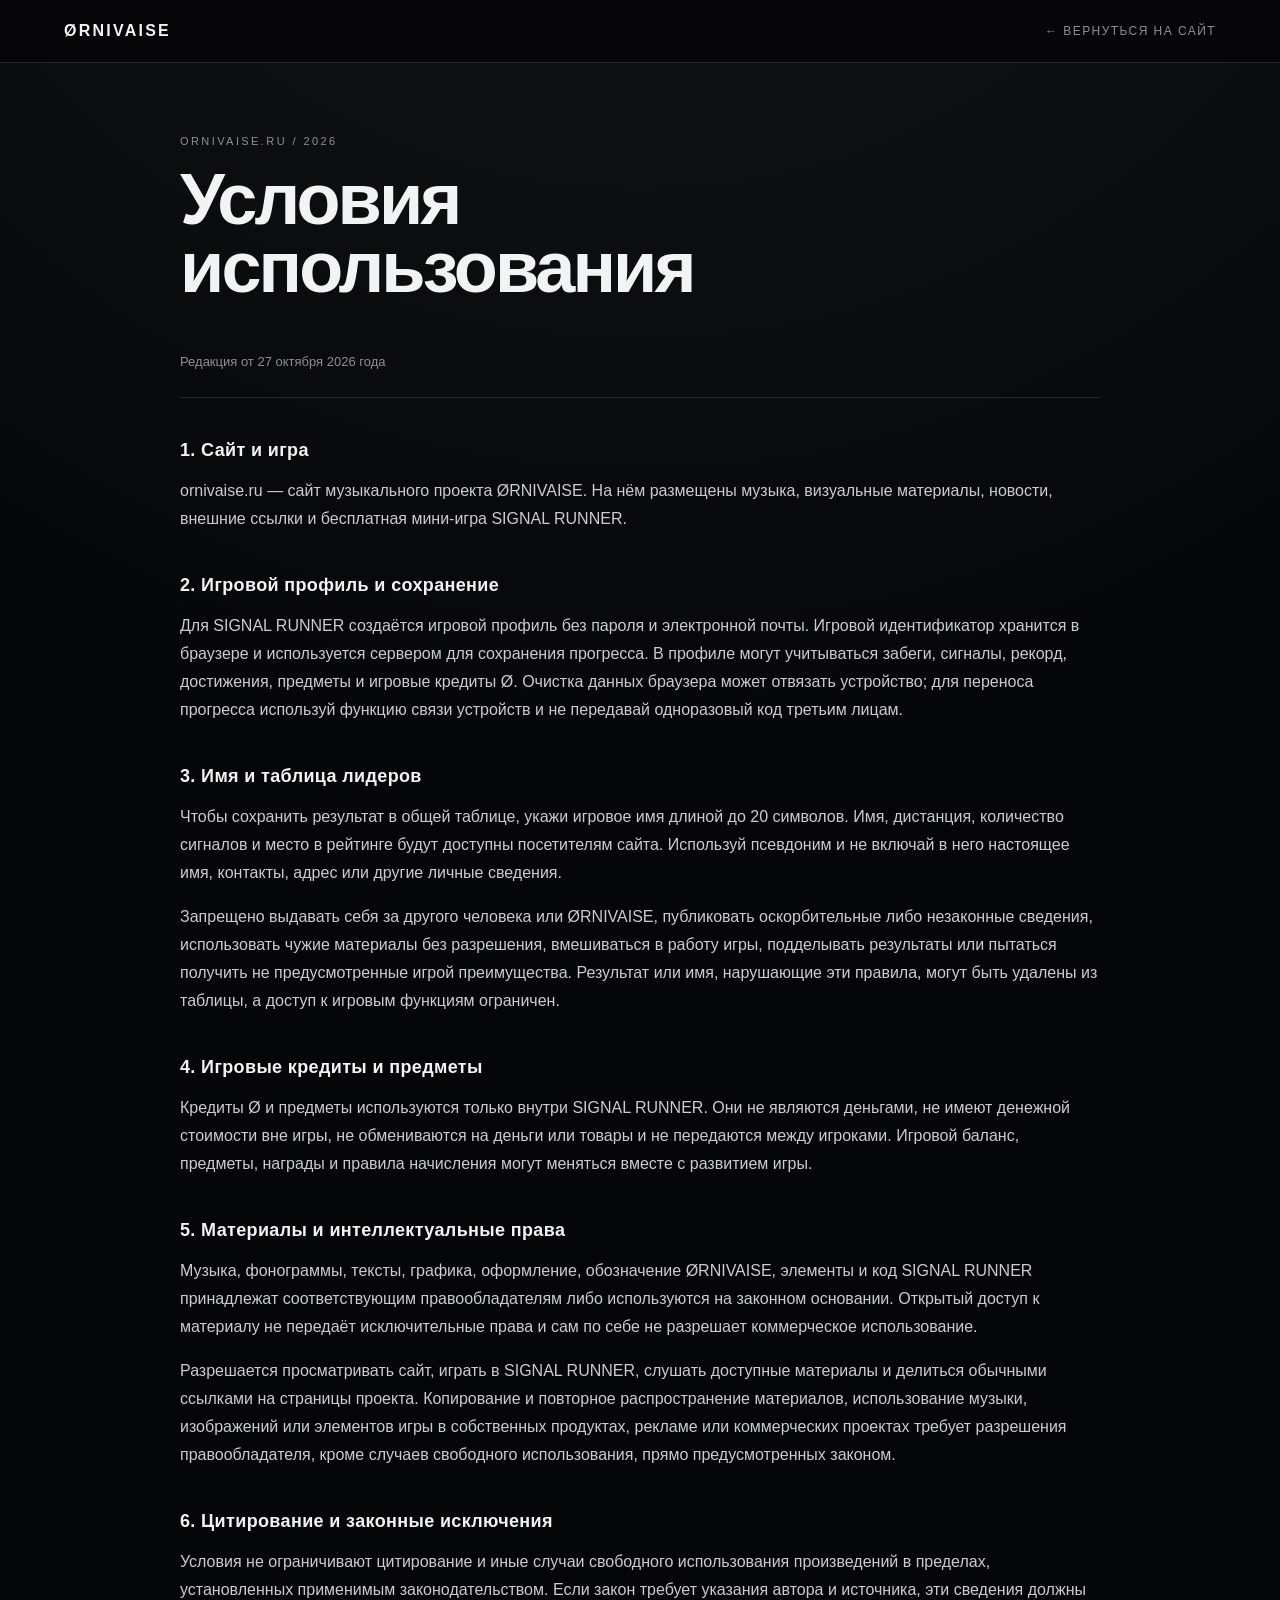
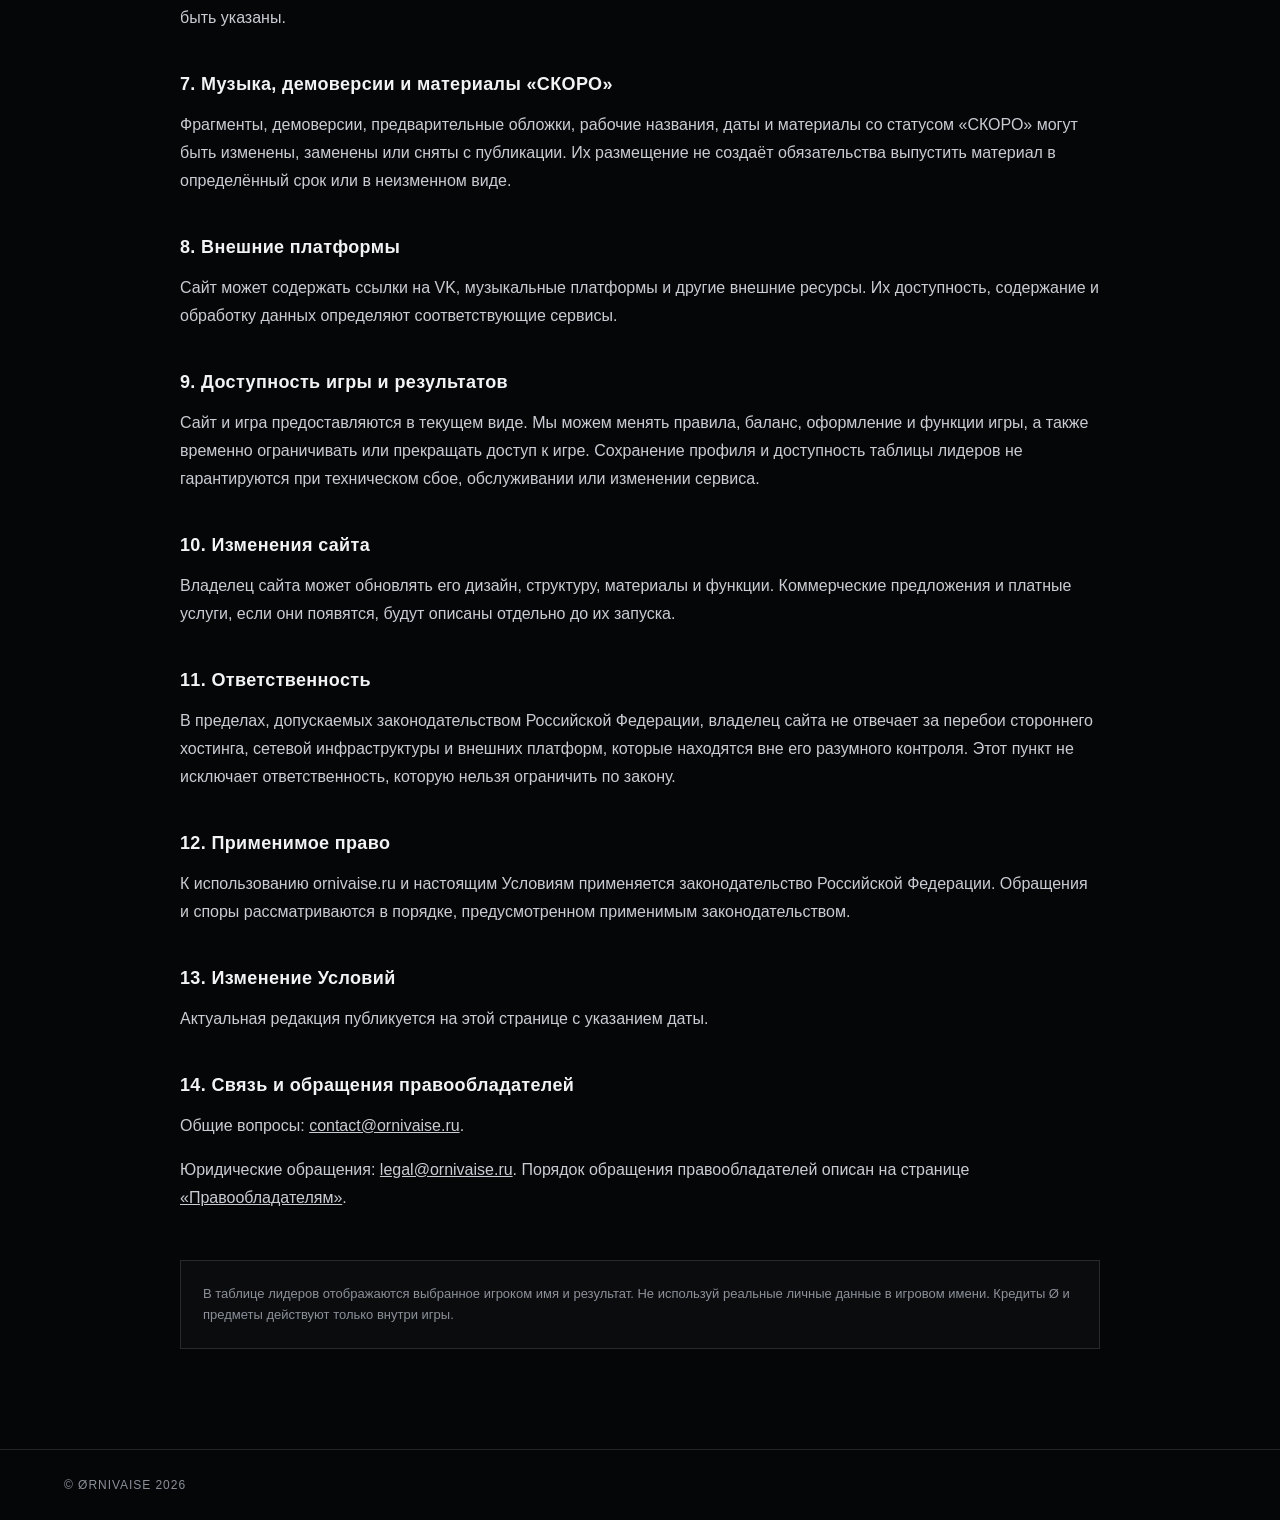
<file: terms.html>
<!doctype html>
<html lang="ru">
<head>
  <meta charset="utf-8">
  <meta name="viewport" content="width=device-width,initial-scale=1,viewport-fit=cover">
  <meta name="theme-color" content="#050608">
  <meta name="referrer" content="no-referrer">
  <meta http-equiv="Content-Security-Policy" content="default-src 'self' data:; style-src 'unsafe-inline'; img-src 'self' data:; media-src 'self' data:; script-src 'none'; connect-src 'none'; object-src 'none'; frame-src 'none'; base-uri 'self'; form-action 'none'">
  <title>Условия использования — ØRNIVAISE</title>
  <meta name="robots" content="index,follow">
  <link rel="canonical" href="https://ornivaise.ru/terms.html">
  <meta name="description" content="Правила использования сайта ØRNIVAISE, материалов и мини-игры SIGNAL RUNNER.">
  <meta property="og:url" content="https://ornivaise.ru/terms.html">
  <meta property="og:title" content="Условия использования — ØRNIVAISE">
  <meta property="og:description" content="Правила использования сайта ØRNIVAISE, материалов и мини-игры SIGNAL RUNNER.">
  <meta property="og:type" content="website">
  <meta property="og:image" content="https://ornivaise.ru/og-image.png">
  <link rel="icon" href="/favicon.ico" sizes="any">
  <link rel="icon" type="image/png" sizes="48x48" href="/favicon-48x48.png">
  <link rel="apple-touch-icon" sizes="180x180" href="/apple-touch-icon.png">
  <style>
    :root{--bg:#050608;--text:#f2f3f5;--muted:#8b9099;--line:rgba(255,255,255,.12)}*{box-sizing:border-box}html{background:var(--bg);color:var(--text);font-family:Inter,Arial,sans-serif}body{margin:0;min-height:100vh;background:radial-gradient(circle at 50% -15%,rgba(255,255,255,.07),transparent 35%),var(--bg)}a{color:inherit}.top{position:sticky;top:0;z-index:2;display:flex;justify-content:space-between;align-items:center;padding:22px clamp(20px,5vw,72px);border-bottom:1px solid var(--line);background:rgba(5,6,8,.82);backdrop-filter:blur(18px)}.brand{font-weight:800;letter-spacing:.14em;text-decoration:none}.back{font-size:12px;letter-spacing:.12em;text-transform:uppercase;color:var(--muted);text-decoration:none}.back:hover{color:var(--text)}main{width:min(920px,calc(100% - 40px));margin:0 auto;padding:72px 0 100px}.eyebrow{font-size:11px;letter-spacing:.22em;text-transform:uppercase;color:var(--muted);margin-bottom:18px}h1{font-size:clamp(34px,6vw,72px);line-height:.95;margin:0 0 34px;letter-spacing:-.04em}p,li{font-size:16px;line-height:1.75;color:#c9ccd2}h2{font-size:18px;margin:42px 0 12px;letter-spacing:.02em}ul{padding-left:22px}.meta{padding:18px 0 28px;border-bottom:1px solid var(--line);color:var(--muted);font-size:13px}.note{margin-top:48px;padding:22px;border:1px solid var(--line);background:rgba(255,255,255,.025);color:var(--muted);font-size:13px;line-height:1.65}footer{border-top:1px solid var(--line);padding:28px clamp(20px,5vw,72px);color:var(--muted);font-size:12px;letter-spacing:.08em}
    h1,p,li,.contact a{overflow-wrap:anywhere}
    .top{gap:16px;flex-wrap:wrap}
    :focus-visible{outline:2px solid #e3e8ee;outline-offset:4px}
  </style>
</head>
<body>
  <header class="top"><a class="brand" href="/">ØRNIVAISE</a><a class="back" href="/">← Вернуться на сайт</a></header>
  <main>
    <div class="eyebrow">ORNIVAISE.RU / 2026</div>
    <h1>Условия<br>использования</h1>
    <div class="meta">Редакция от 27 октября 2026 года</div>

    <h2>1. Сайт и игра</h2>
    <p>ornivaise.ru — сайт музыкального проекта ØRNIVAISE. На нём размещены музыка, визуальные материалы, новости, внешние ссылки и бесплатная мини-игра SIGNAL RUNNER.</p>

    <h2>2. Игровой профиль и сохранение</h2>
    <p>Для SIGNAL RUNNER создаётся игровой профиль без пароля и электронной почты. Игровой идентификатор хранится в браузере и используется сервером для сохранения прогресса. В профиле могут учитываться забеги, сигналы, рекорд, достижения, предметы и игровые кредиты Ø. Очистка данных браузера может отвязать устройство; для переноса прогресса используй функцию связи устройств и не передавай одноразовый код третьим лицам.</p>

    <h2>3. Имя и таблица лидеров</h2>
    <p>Чтобы сохранить результат в общей таблице, укажи игровое имя длиной до 20 символов. Имя, дистанция, количество сигналов и место в рейтинге будут доступны посетителям сайта. Используй псевдоним и не включай в него настоящее имя, контакты, адрес или другие личные сведения.</p>
    <p>Запрещено выдавать себя за другого человека или ØRNIVAISE, публиковать оскорбительные либо незаконные сведения, использовать чужие материалы без разрешения, вмешиваться в работу игры, подделывать результаты или пытаться получить не предусмотренные игрой преимущества. Результат или имя, нарушающие эти правила, могут быть удалены из таблицы, а доступ к игровым функциям ограничен.</p>

    <h2>4. Игровые кредиты и предметы</h2>
    <p>Кредиты Ø и предметы используются только внутри SIGNAL RUNNER. Они не являются деньгами, не имеют денежной стоимости вне игры, не обмениваются на деньги или товары и не передаются между игроками. Игровой баланс, предметы, награды и правила начисления могут меняться вместе с развитием игры.</p>

    <h2>5. Материалы и интеллектуальные права</h2>
    <p>Музыка, фонограммы, тексты, графика, оформление, обозначение ØRNIVAISE, элементы и код SIGNAL RUNNER принадлежат соответствующим правообладателям либо используются на законном основании. Открытый доступ к материалу не передаёт исключительные права и сам по себе не разрешает коммерческое использование.</p>
    <p>Разрешается просматривать сайт, играть в SIGNAL RUNNER, слушать доступные материалы и делиться обычными ссылками на страницы проекта. Копирование и повторное распространение материалов, использование музыки, изображений или элементов игры в собственных продуктах, рекламе или коммерческих проектах требует разрешения правообладателя, кроме случаев свободного использования, прямо предусмотренных законом.</p>

    <h2>6. Цитирование и законные исключения</h2>
    <p>Условия не ограничивают цитирование и иные случаи свободного использования произведений в пределах, установленных применимым законодательством. Если закон требует указания автора и источника, эти сведения должны быть указаны.</p>

    <h2>7. Музыка, демоверсии и материалы «СКОРО»</h2>
    <p>Фрагменты, демоверсии, предварительные обложки, рабочие названия, даты и материалы со статусом «СКОРО» могут быть изменены, заменены или сняты с публикации. Их размещение не создаёт обязательства выпустить материал в определённый срок или в неизменном виде.</p>

    <h2>8. Внешние платформы</h2>
    <p>Сайт может содержать ссылки на VK, музыкальные платформы и другие внешние ресурсы. Их доступность, содержание и обработку данных определяют соответствующие сервисы.</p>

    <h2>9. Доступность игры и результатов</h2>
    <p>Сайт и игра предоставляются в текущем виде. Мы можем менять правила, баланс, оформление и функции игры, а также временно ограничивать или прекращать доступ к игре. Сохранение профиля и доступность таблицы лидеров не гарантируются при техническом сбое, обслуживании или изменении сервиса.</p>

    <h2>10. Изменения сайта</h2>
    <p>Владелец сайта может обновлять его дизайн, структуру, материалы и функции. Коммерческие предложения и платные услуги, если они появятся, будут описаны отдельно до их запуска.</p>

    <h2>11. Ответственность</h2>
    <p>В пределах, допускаемых законодательством Российской Федерации, владелец сайта не отвечает за перебои стороннего хостинга, сетевой инфраструктуры и внешних платформ, которые находятся вне его разумного контроля. Этот пункт не исключает ответственность, которую нельзя ограничить по закону.</p>

    <h2>12. Применимое право</h2>
    <p>К использованию ornivaise.ru и настоящим Условиям применяется законодательство Российской Федерации. Обращения и споры рассматриваются в порядке, предусмотренном применимым законодательством.</p>

    <h2>13. Изменение Условий</h2>
    <p>Актуальная редакция публикуется на этой странице с указанием даты.</p>

    <h2 id="rights">14. Связь и обращения правообладателей</h2>
    <p>Общие вопросы: <a href="mailto:contact@ornivaise.ru">contact@ornivaise.ru</a>.</p>
    <p>Юридические обращения: <a href="mailto:legal@ornivaise.ru">legal@ornivaise.ru</a>. Порядок обращения правообладателей описан на странице <a href="rights.html">«Правообладателям»</a>.</p>

    <div class="note">В таблице лидеров отображаются выбранное игроком имя и результат. Не используй реальные личные данные в игровом имени. Кредиты Ø и предметы действуют только внутри игры.</div>
  </main>
  <footer>© ØRNIVAISE 2026</footer>
</body>
</html>
</file>
<file: home-responsive.css>
:root{--home-header:calc(68px + env(safe-area-inset-top));--home-player-space:118px}
.home-page{overflow-x:clip}
.home-page:not(.player-has-started):not(.player-demo){padding-bottom:0}
#globalPlayer[hidden]{display:none!important}
.home-page #top{padding-top:0}
.home-page .site-header{height:var(--home-header);padding-top:env(safe-area-inset-top);-webkit-backdrop-filter:blur(14px)}
.home-page .main-nav{max-height:calc(100vh - var(--home-header));max-height:calc(100svh - var(--home-header));overflow-y:auto}
@keyframes planetBreath{from{transform:translate3d(var(--mx),var(--my),0) scale(1.005)}to{transform:translate3d(var(--mx),var(--my),0) scale(1.025)}}@media(max-width:900px){:root{--home-header:calc(64px + env(safe-area-inset-top));--home-player-space:120px}
.home-page .main-nav{top:var(--home-header)}
}@media(max-width:900px){.home-page .main-nav{gap:0;padding:12px max(16px,env(safe-area-inset-right)) 12px max(16px,env(safe-area-inset-left));max-height:calc(100vh - var(--home-header) - 104px);max-height:calc(100svh - var(--home-header) - 104px)}
.home-page .main-nav a{display:flex;align-items:center;min-height:44px}
}@media(min-width:981px) and (max-width:1160px){.home-page .global-player.player-54{grid-template-columns:minmax(160px,1fr) minmax(180px,1.5fr) auto minmax(130px,.7fr);gap:12px;padding-inline:12px}
.home-page .gp-track{padding-right:10px;gap:9px}
.home-page .gp-volume{grid-template-columns:30px minmax(50px,1fr) 30px;padding-left:10px;gap:6px}
}@media(min-width:901px) and (max-width:1100px){.home-page .social-nav span{display:none}
.home-page .lang-switch{right:54px}
}@media(orientation:landscape) and (max-height:540px){:root{--home-header:calc(54px + env(safe-area-inset-top))}
}@media(orientation:landscape) and (max-height:540px){.home-page .global-player.player-54{grid-template-columns:minmax(0,1fr) auto;min-height:82px;gap:4px 10px;padding:7px 10px}
.home-page .gp-track{grid-column:1;grid-row:1;border:0;padding:0;grid-template-columns:38px minmax(0,1fr);gap:8px}
.home-page .global-player.player-54 .gp-track>img{width:36px;height:36px}
.home-page .gp-meta small{display:none}
.home-page .gp-meta strong{font-size:11px}
.home-page .gp-actions{grid-column:2;grid-row:1;gap:3px}
.home-page .player-tool{display:none}
.home-page #prevBtn,.home-page #nextBtn{display:grid;width:32px;height:32px}
.home-page .main-play,.home-page .main-play svg{width:38px;height:38px}
.home-page .gp-timeline{grid-column:1/-1;grid-row:2;align-self:auto;padding:0;height:26px}
.home-page .gp-time-row{font-size:8px;margin:0}
.home-page .gp-wave-track{top:18px;height:9px}
.home-page .gp-seek{height:20px;margin:0}
.home-page .gp-volume{display:none}
}.runner-hero-portal .portal-mark{display:grid;place-items:center;flex:none;width:36px;height:36px;border:1px solid #ffffff25;border-radius:10px;background:#ffffff05;font-size:25px;font-weight:400;color:#e4e9ef}
.runner-hero-portal .portal-copy{display:flex;flex:1;flex-direction:column;gap:5px;min-width:0}
.runner-hero-portal .portal-copy small{font-size:8px;letter-spacing:.16em;color:#8d98a5;line-height:1}
.runner-hero-portal .portal-copy strong{font-size:12px;letter-spacing:.07em;font-weight:500;line-height:1.2;white-space:nowrap}
.runner-hero-portal .portal-action{display:flex;align-items:center;gap:7px;font-size:11px;color:#bcc6d1;white-space:nowrap}
.runner-hero-portal .portal-action svg{width:17px;height:17px;fill:none;stroke:currentColor;stroke-width:1.4;stroke-linecap:round;stroke-linejoin:round;transition:transform .2s}
.runner-hero-portal:hover .portal-action svg{transform:translateX(3px)}
@media(max-width:360px),(orientation:landscape) and (max-height:540px){.runner-hero-portal .portal-mark{width:30px;height:30px;font-size:22px}
.runner-hero-portal .portal-copy strong{font-size:10px}
.runner-hero-portal .portal-action{font-size:10px;gap:4px}
.runner-hero-portal .portal-copy small{font-size:7px}
}@media(prefers-reduced-motion:reduce){.runner-hero-portal .portal-action svg{transition:none}
.runner-hero-portal:hover .portal-action svg{transform:none}
}
</file>
<file: player-signal.css>
/* The selected monochrome player. Scoped so the rest of the site keeps its style. */
.signal-players{--design-accent:#f0f2f5;--design-rgb:236,239,245;--design-muted:#9299a5;--design-line:#ffffff1c;--design-panel:#0c0e12}
body.signal-players:not(.player-demo).player-has-started{padding-bottom:calc(154px + env(safe-area-inset-bottom))}
.signal-players .shigure-preview-wrap{padding:0;border:0;background:none;box-shadow:none;overflow:visible}
.signal-players .shigure-preview-wrap:after{display:none}
.signal-players .shigure-player{isolation:isolate;position:relative;display:grid;grid-template-columns:96px minmax(0,1fr) 60px;gap:18px 24px;padding:28px;border:1px solid var(--design-line);border-radius:22px;background:linear-gradient(145deg,#101216,#090b0e);overflow:visible;box-shadow:0 16px 38px #00000024}
.signal-players .shigure-cover{grid-column:1;grid-row:1;width:96px;height:96px;aspect-ratio:1;object-fit:cover;border:1px solid #ffffff17;border-radius:13px;box-shadow:0 8px 24px #0005}
.signal-players .shigure-player-main{display:contents}
.signal-players .shigure-meta{grid-column:2;grid-row:1;display:flex;flex-direction:column;align-items:flex-start;justify-content:center;gap:9px;margin:0;min-width:0}
.signal-players .shigure-meta small{font-size:10px;line-height:1.5;letter-spacing:.14em;color:var(--design-muted)}
.signal-players .shigure-meta strong{font-size:clamp(18px,2.4vw,30px);font-weight:500;line-height:1.25;letter-spacing:.035em;overflow-wrap:anywhere}
.signal-players .shigure-play{grid-column:3;grid-row:1;align-self:center;justify-self:end;display:grid;place-items:center;width:60px;height:60px;border:1px solid var(--design-accent);border-radius:50%;background:var(--design-accent);color:#080a0d;box-shadow:0 6px 18px #0004;transition:transform .18s,box-shadow .18s}
.signal-players .shigure-play svg{width:36px;height:36px}.signal-players .shigure-play svg circle{display:none}
.signal-players .shigure-play:hover{transform:scale(1.04);background:var(--design-accent);box-shadow:0 0 28px #ffffff18}
.signal-players .shigure-time{grid-column:1/-1;grid-row:3;font-size:10px;line-height:1.4;letter-spacing:.06em;color:var(--design-muted);font-variant-numeric:tabular-nums;margin:-8px 0 0}
.signal-players .shigure-status{grid-column:1/-1;grid-row:4;min-height:0;margin:0;font-size:11px;color:#e7c4c4}.signal-players .shigure-status:empty{display:none}
.signal-players .global-player.player-54{position:fixed;left:max(18px,env(safe-area-inset-left));right:max(18px,env(safe-area-inset-right));bottom:max(16px,env(safe-area-inset-bottom));display:grid;grid-template-columns:minmax(170px,1fr) auto minmax(220px,2fr) minmax(110px,.6fr);align-items:center;gap:22px;min-height:112px;padding:14px 20px;border:1px solid var(--design-line);border-radius:20px;background:#0d0f13f5;box-shadow:0 18px 60px #0008;overflow:visible;max-height:none;-webkit-backdrop-filter:blur(20px);backdrop-filter:blur(20px)}
.signal-players .global-player.player-54:before{display:none}
.signal-players .gp-track{grid-column:1;grid-row:1;display:grid;grid-template-columns:54px minmax(0,1fr);align-items:center;gap:12px;border:0;padding:0;min-width:0}
.signal-players .global-player.player-54 .gp-track>img{width:52px;height:52px;border-radius:9px;border:1px solid var(--design-line);box-shadow:none}
.signal-players .player-54 .gp-meta small{display:none}.signal-players .player-54 .gp-meta strong{font-size:13px;font-weight:500;letter-spacing:.045em}.signal-players .player-54 .gp-meta span{font-size:9px;letter-spacing:.12em;color:var(--design-muted)}
.signal-players .gp-actions{grid-column:2;grid-row:1;gap:4px;padding:0}
.signal-players .player-tool{display:grid;width:44px;height:44px;min-height:44px;border-radius:8px;color:#949da9;background:none}
.signal-players .player-tool svg{width:20px;height:20px;stroke-width:1.7}
.signal-players .player-tool.active{color:var(--design-accent);background:rgba(var(--design-rgb),.1)}
.signal-players .player-54 .main-play{width:46px;height:46px;border:0;border-radius:50%;background:var(--design-accent);color:#07090d}
.signal-players .player-54 .main-play svg{width:30px;height:30px;filter:none}.signal-players .main-play svg circle{display:none}.signal-players .main-play .play-shape,.signal-players .main-play .pause-shape{fill:currentColor}
.signal-players .gp-timeline{grid-column:3;grid-row:1;padding:0;height:78px;align-self:center;min-width:0}
.signal-players .gp-time-row{display:flex;margin:0;font-size:9px;line-height:1.5;color:var(--design-muted);font-variant-numeric:tabular-nums}
.signal-players .gp-volume{grid-column:4;grid-row:1;display:grid;grid-template-columns:36px minmax(40px,1fr);gap:8px;padding:0;border:0;margin:0}
.signal-players .player-54 .volume-btn{display:grid;width:36px;height:44px;color:var(--design-muted)}.signal-players .volume-btn svg{width:22px;height:22px;stroke:currentColor}.signal-players .gp-volume input{height:44px}
.signal-players .gp-volume input::-webkit-slider-runnable-track{height:2px;background:linear-gradient(90deg,var(--design-accent) 0 var(--vol),#343a43 var(--vol) 100%)}.signal-players .gp-volume input::-webkit-slider-thumb{border:0;background:var(--design-accent);width:8px;height:8px;margin-top:-3px;box-shadow:none}
.signal-players .gp-volume input::-moz-range-progress{background:var(--design-accent)}.signal-players .gp-volume input::-moz-range-thumb{border:0;background:var(--design-accent);box-shadow:none}
.signal-players #volumeValue{display:none}
@media(max-width:1200px){.signal-players .global-player.player-54{grid-template-columns:minmax(0,1fr) auto minmax(180px,1.4fr);gap:16px}.signal-players .gp-volume{display:none}}
@media(max-width:900px){.signal-players .shigure-player{grid-template-columns:80px minmax(0,1fr) 54px;padding:24px;gap:16px}.signal-players .shigure-cover{width:80px;height:80px}.signal-players .shigure-play{width:54px;height:54px}.signal-players #shuffleBtn,.signal-players #repeatBtn{display:none}}
@media(max-width:760px){body.signal-players:not(.player-demo).player-has-started{padding-bottom:calc(196px + env(safe-area-inset-bottom))}.signal-players .global-player.player-54{left:max(8px,env(safe-area-inset-left));right:max(8px,env(safe-area-inset-right));bottom:max(8px,env(safe-area-inset-bottom));grid-template-columns:minmax(0,1fr) auto;gap:8px 12px;padding:14px;min-height:0}.signal-players .gp-track{grid-column:1;grid-row:1;grid-template-columns:42px minmax(0,1fr);gap:9px}.signal-players .global-player.player-54 .gp-track>img{width:40px;height:40px}.signal-players .player-54 .gp-meta strong{font-size:11px}.signal-players .player-54 .gp-meta span{font-size:8px}.signal-players .gp-actions{grid-column:2;grid-row:1;gap:2px}.signal-players #shuffleBtn,.signal-players #repeatBtn{display:none}.signal-players .gp-actions #prevBtn,.signal-players .gp-actions #nextBtn{width:44px;height:44px}.signal-players .gp-timeline{grid-column:1/-1;grid-row:2;height:76px}.signal-players .player-54 .main-play{width:44px;height:44px}.signal-players .gp-time-row{font-size:9px}.signal-players .gp-wave-track{top:auto}}
@media(max-width:520px){.signal-players .shigure-player{padding:20px;grid-template-columns:64px minmax(0,1fr) 48px;gap:14px}.signal-players .shigure-cover{width:64px;height:64px}.signal-players .shigure-meta{gap:6px}.signal-players .shigure-meta small{font-size:8px;letter-spacing:.1em}.signal-players .shigure-meta strong{font-size:16px;letter-spacing:.025em}.signal-players .shigure-play{width:48px;height:48px}.signal-players .shigure-play svg{width:32px;height:32px}}
@media(max-width:360px){.signal-players .gp-track{grid-column:1/-1;grid-row:1}.signal-players .gp-actions{grid-column:1/-1;grid-row:2;justify-self:center}.signal-players .gp-timeline{grid-row:3}.signal-players .global-player.player-54{gap:4px 10px;padding:10px 12px}.signal-players .shigure-player{padding:16px;grid-template-columns:50px minmax(0,1fr) 44px;gap:12px}.signal-players .shigure-cover{width:50px;height:50px}.signal-players .shigure-play{width:44px;height:44px}.signal-players .shigure-meta strong{font-size:14px}.signal-players .shigure-meta small{font-size:7px}body.signal-players:not(.player-demo).player-has-started{padding-bottom:calc(230px + env(safe-area-inset-bottom))}}
@media(orientation:landscape) and (max-height:540px){.signal-players .global-player.player-54{grid-template-columns:minmax(130px,1fr) auto minmax(180px,1.6fr);gap:12px;padding:8px 14px;min-height:96px;bottom:max(6px,env(safe-area-inset-bottom))}.signal-players .gp-track{grid-column:1;grid-row:1}.signal-players .gp-actions{grid-column:2;grid-row:1}.signal-players .gp-timeline{grid-column:3;grid-row:1;height:76px}.signal-players #shuffleBtn,.signal-players #repeatBtn{display:none}.signal-players .gp-actions #prevBtn,.signal-players .gp-actions #nextBtn{display:none}}
@media(prefers-reduced-motion:reduce){.signal-players .shigure-play{transition:none}}
</file>
<file: player-scrubbers.css>
/* A native range input remains the entire interactive surface. */
.signal-players .signal-scrubber{position:relative;display:block;height:60px;min-width:0;width:100%;isolation:isolate;--progress:0%;--hint-position:0%;--design-accent:#f0f2f5}
.signal-players .shigure-scrubber{grid-column:1/-1;grid-row:2}
.signal-players .signal-scrubber .scrubber-visual{display:none}
.signal-players .signal-scrubber.is-ready .scrubber-visual{display:block;position:absolute;inset:0 14px;pointer-events:none;opacity:1;overflow:visible}
.signal-players .signal-scrubber.is-ready input[type=range]{position:absolute;z-index:3;inset:12px 0 auto;width:100%;height:48px;margin:0;padding:0;border:0;background:transparent;opacity:1;appearance:none;-webkit-appearance:none;cursor:pointer;touch-action:pan-y;outline:none}
.signal-players .signal-scrubber.is-ready input[type=range]::-webkit-slider-runnable-track{height:2px;background:transparent;border:0;box-shadow:none}
.signal-players .signal-scrubber.is-ready input[type=range]::-webkit-slider-thumb{appearance:none;-webkit-appearance:none;width:28px;height:28px;margin-top:-13px;background:transparent;border:0;border-radius:50%;box-shadow:none}
.signal-players .signal-scrubber.is-ready input[type=range]::-moz-range-track{height:2px;background:transparent;border:0}
.signal-players .signal-scrubber.is-ready input[type=range]::-moz-range-progress{background:transparent}
.signal-players .signal-scrubber.is-ready input[type=range]::-moz-range-thumb{width:28px;height:28px;background:transparent;border:0;box-shadow:none}
.signal-players .signal-scrubber .scrubber-rail{position:absolute;left:0;right:0;top:36px;height:1px;background:#ffffff1f}
.signal-players .signal-scrubber .scrubber-rail i{display:block;height:1px;width:var(--progress);background:linear-gradient(90deg,#ffffff55,var(--design-accent));box-shadow:0 0 9px #ffffff15}
.signal-players .signal-scrubber .scrubber-wave{position:absolute;inset:23px 0 auto;display:flex;align-items:center;gap:2px;width:100%;height:26px;margin:0;overflow:hidden;opacity:1}
.signal-players .signal-scrubber .scrubber-wave span{position:static;display:block;flex:1 1 0;min-width:0;width:auto;max-width:none;height:var(--bar-height,16px);border-radius:2px;background:#7e8792!important;opacity:.25;transform:none;filter:none;box-shadow:none;transition:opacity .15s,background .15s}
.signal-players .signal-scrubber .scrubber-wave span.active{background:var(--design-accent)!important;opacity:.76}
.signal-players .signal-scrubber .scrubber-wave[hidden]{display:none!important}
.signal-players .signal-scrubber .gp-live-viz{position:absolute;inset:15px 0 auto;width:100%;height:42px;opacity:.12;mix-blend-mode:screen;pointer-events:none}
.signal-players .signal-scrubber .gp-wave-track:before{display:none}
.signal-players .signal-scrubber .scrubber-head{position:absolute;left:var(--progress);top:22px;width:28px;height:28px;transform:translateX(-50%);filter:drop-shadow(0 0 7px #ffffff32);transition:filter .18s}
.signal-players .signal-scrubber .scrubber-head svg{display:block;width:28px;height:28px;overflow:visible;transition:transform .18s}
.signal-players .signal-scrubber .scrubber-head .orbit{fill:none;stroke:var(--design-accent);stroke-width:.8;opacity:.8}.signal-players .signal-scrubber .scrubber-head .planet{fill:var(--design-accent)}.signal-players .signal-scrubber .scrubber-head .satellite{fill:#fff}
.signal-players .signal-scrubber .scrubber-ghost{position:absolute;left:var(--hint-position);top:24px;width:1px;height:25px;background:#ffffff5a;opacity:0}
.signal-players .signal-scrubber .scrubber-readout{position:absolute;left:clamp(28px,var(--hint-position),calc(100% - 28px));top:0;display:grid;place-items:center;width:56px;height:22px;transform:translate(-50%,4px);border:1px solid #ffffffc7;border-radius:7px;background:#f1f3f5;color:#0a0c10;font:10px/1 Arial,Helvetica,sans-serif;font-variant-numeric:tabular-nums;letter-spacing:.04em;box-shadow:0 3px 12px #0005;opacity:0;transition:opacity .15s,transform .15s}
.signal-players .signal-scrubber.is-hovered .scrubber-readout,.signal-players .signal-scrubber.is-focused .scrubber-readout,.signal-players .signal-scrubber.is-dragging .scrubber-readout{opacity:1;transform:translate(-50%,0)}
.signal-players .signal-scrubber.is-hovered .scrubber-ghost{opacity:1}
.signal-players .signal-scrubber.is-focused .scrubber-head svg,.signal-players .signal-scrubber.is-dragging .scrubber-head svg{transform:scale(1.15)}
.signal-players .signal-scrubber.is-focused .scrubber-head,.signal-players .signal-scrubber.is-dragging .scrubber-head{filter:drop-shadow(0 0 10px #ffffff75)}
.signal-players .signal-scrubber.is-focused{outline:1px solid #ffffff65;outline-offset:2px;border-radius:9px}
@media(max-width:520px){.signal-players .signal-scrubber .scrubber-wave{gap:1px}.signal-players .shigure-scrubber .scrubber-wave span:not(:nth-child(3n+1)){display:none}}
@media(prefers-reduced-motion:reduce){.signal-players .signal-scrubber *{transition:none!important;animation:none!important}}
@media(forced-colors:active){.signal-players .signal-scrubber.is-ready .scrubber-visual{display:none}.signal-players .signal-scrubber.is-ready input[type=range]{appearance:auto;-webkit-appearance:auto;opacity:1;forced-color-adjust:auto}.signal-players .signal-scrubber.is-ready input[type=range]::-webkit-slider-runnable-track{background:CanvasText}.signal-players .signal-scrubber.is-ready input[type=range]::-webkit-slider-thumb{background:Highlight}.signal-players .signal-scrubber.is-ready input[type=range]::-moz-range-track{background:CanvasText}.signal-players .signal-scrubber.is-ready input[type=range]::-moz-range-thumb{background:Highlight}}
</file>
<file: site-display.css>
#displayOpen{border:0;background:transparent;color:inherit;font:inherit;letter-spacing:inherit;cursor:pointer;min-height:44px;padding:0 4px}
#displayDialog{width:min(440px,calc(100% - 32px));max-height:calc(100vh - 40px);overflow:auto;color:#edf2f6;background:#0d1015;border:1px solid #6d7785;border-radius:18px;padding:24px;font:14px/1.5 Arial,Helvetica,sans-serif}
#displayDialog::backdrop{background:#000b;backdrop-filter:blur(5px)}
#displayDialog h2{font-size:22px;margin:0 40px 24px 0;font-weight:500}
#displayClose{position:absolute;right:12px;top:12px;width:44px;height:44px;border:0;background:none;color:#fff;font-size:26px;cursor:pointer}
#displayDialog label{display:flex;align-items:center;gap:14px;min-height:56px;border-bottom:1px solid #ffffff24;cursor:pointer}
#displayDialog input{width:22px;height:22px;accent-color:#d7e8ff;flex:none}
#displayDialog p{font-size:13px;color:#bfc9d3;margin:20px 0}
#displayReset{min-height:44px;border:1px solid #98a6b8;border-radius:8px;padding:10px 14px;color:#fff;background:#191f28;cursor:pointer}
#displayDialog :focus-visible,#displayOpen:focus-visible{outline:2px solid #fff;outline-offset:4px}
.view-contrast{--muted:#d4dce5;--line:#a7b3c2;--design-muted:#d4dce5;--design-line:#b9c6d7}
.view-contrast :is(p,small,.section-label,.portal-action,.portal-copy small,.gp-meta span,.platform-name small,.rp-name small){color:#e0e7ef!important}
.view-contrast :is(.runner-hero-portal,.popular-card,.release-card,.release-platforms a,.shigure-player,.global-player){border-color:#b8c5d5!important;background:#080a0d!important}
.view-contrast :is(button,a,input):focus-visible{outline:3px solid #fff!important;outline-offset:4px}
.view-mono .release-platforms a{--brand:#f0f3f7!important;--rgb:240,243,247!important}
.view-mono .rp-icon img{filter:grayscale(1)}
.view-large .section p,.view-large .story-copy p{font-size:18px!important;line-height:1.8}
.view-large :is(.section-label,.portal-copy small,.gp-meta span){font-size:12px!important;letter-spacing:.05em!important}
.view-large :is(.portal-copy strong,.portal-action,.rp-name b,.rp-name small,.footer-links a){font-size:14px!important}
.view-large .player-54 .gp-meta strong{font-size:14px!important;white-space:normal;overflow-wrap:anywhere;line-height:1.3}
.view-large :is(.gp-time-row,.shigure-time){font-size:12px!important}
.view-large #displayDialog{font-size:18px}
.view-still *, .view-still *::before,.view-still *::after{animation:none!important;transition:none!important;scroll-behavior:auto!important}
.view-still :is(.hero-particles,.hero-audio-ring,.gp-live-viz){display:none!important}
@media(max-width:900px){#displayOpen{font-size:14px;text-align:left;padding:12px 0}.view-large .main-nav a{font-size:16px}}

@media(max-width:360px){.view-large .hero-actions .runner-hero-portal{display:grid;grid-template-columns:30px minmax(0,1fr)}.view-large .portal-copy strong{white-space:normal}.view-large .portal-action{grid-column:2;grid-row:2}}
/* A stable, independently positioned accessibility entry. */
.home-page #displayOpen{position:absolute;right:max(20px,env(safe-area-inset-right));top:50%;transform:translateY(-50%);display:flex;align-items:center;gap:8px;min-height:44px;padding:8px 12px;border:1px solid #89939e;border-radius:9px;background:#11161d;color:#f4f6f8;font:13px/1.2 Arial,sans-serif;letter-spacing:0;white-space:nowrap}
#displayOpen svg{width:22px;height:22px;fill:none;stroke:currentColor;stroke-width:1.7;stroke-linecap:round;stroke-linejoin:round;flex:none}
.home-page .social-nav{display:none}
.home-page .lang-switch{position:absolute;right:195px;top:50%;transform:translateY(-50%);margin:0}
.home-page .site-header{grid-template-columns:auto 1fr;padding-right:280px;gap:32px}
.home-page .main-nav{justify-self:center;gap:18px;align-items:center}
.home-page .main-nav a{min-height:44px;display:flex;align-items:center}
.skip-content{position:fixed;z-index:200;top:8px;left:12px;transform:translateY(-200%);background:#fff;color:#000;padding:14px;border-radius:6px}
.skip-content:focus{transform:none}
#mainContent{scroll-margin-top:110px}
.home-page :is(a,button,input,select):focus-visible{outline:3px solid #f4f6fa;outline-offset:4px}
.home-page :is(section,[id]){scroll-margin-top:110px}
#displayDialog{width:min(540px,calc(100% - 24px));max-height:calc(100dvh - 24px);padding:24px;line-height:1.6}
#displayDialog h2{margin-bottom:12px}
#displayDialog p{color:#c8d1dc;font-size:14px}
#displayDialog label{padding:12px 0;min-height:64px;align-items:flex-start}
#displayDialog label input{margin-top:3px}
.view-reading :is(.hero-bg,.hero-glow,.hero-particles,.hero-audio-ring,.gp-live-viz,.hero-stage:after){visibility:hidden!important}
.view-reading .hero-stage{background:#080a0d}
.view-reading :is(p,blockquote){max-width:65ch;line-height:1.8!important;letter-spacing:.025em}
.view-still .hero-bg{transform:none!important}
.view-large :is(.story-copy p,.news-lead,.release-copy p,.section-head p,blockquote){font-size:20px!important;line-height:1.7!important}
.view-large #displayDialog :is(p,label,button){font-size:18px}
.view-contrast :is(.main-nav a,.lang-switch button,.footer-links a,.shigure-meta small,.shigure-pill,.gp-meta small,.gp-time-row,.shigure-time){color:#e6edf5!important;opacity:1!important}
@media(min-width:901px) and (max-width:1100px){.home-page .site-header{gap:15px;padding-right:250px}.home-page .main-nav{gap:10px;font-size:10px}.home-page .wordmark{font-size:16px;letter-spacing:.15em}.home-page .lang-switch{right:180px}}
@media(max-width:900px){.home-page .site-header{display:flex!important;gap:0;padding-right:170px}.home-page .wordmark{margin-right:auto}.home-page .menu-toggle{position:absolute;right:12px;top:50%;transform:translateY(-50%);width:44px;height:44px}.home-page .lang-switch{right:62px;top:50%;transform:translateY(-50%)}.home-page #displayOpen{right:125px;padding:10px;width:44px;justify-content:center}.home-page #displayOpen span{position:absolute;width:1px;height:1px;clip-path:inset(50%);overflow:hidden;white-space:nowrap}.home-page .main-nav{align-items:stretch;gap:0;justify-self:auto}.home-page .main-nav a{font-size:14px}}
@media(max-width:360px){.home-page .wordmark{font-size:14px;letter-spacing:.12em}.home-page .site-header{padding-left:12px}}
@media(prefers-reduced-motion:reduce){html{scroll-behavior:auto!important}*,*::before,*::after{animation:none!important;transition:none!important}.hero-bg{transform:none!important}}
@media(forced-colors:active){#displayOpen,#displayDialog,.runner-hero-portal{border:1px solid ButtonText}.skip-content{background:Canvas;color:CanvasText}}
@media(max-width:900px){.home-page #displayOpen{right:133px}}
@media(max-width:300px){.home-page .wordmark{font-size:11px;letter-spacing:.02em}}
#displayDialog label small{display:block;color:#bdc8d5;font-size:13px;line-height:1.5;margin-top:5px}
.view-large #displayDialog label small{font-size:16px}
.view-contrast #displayDialog label small{color:#e0e7ef}
</file>
<file: hero-original.css>
/* Hero layout and artwork restored from main 42a5349. */
.hero{position:relative;min-height:720px;padding-top:68px;overflow:hidden;border-bottom:1px solid var(--line)}
.hero-bg{position:absolute;inset:68px 0 0;background:url('og-image.png') center/cover no-repeat;transform:scale(1.04);animation:breath 16s ease-in-out infinite alternate}
.hero-bg:after{content:"";position:absolute;inset:0;background:linear-gradient(180deg,rgba(4,5,7,.12),rgba(4,5,7,.58) 70%,#050608),radial-gradient(circle at 50% 42%,transparent 0 36%,rgba(4,5,7,.55) 85%)}
.hero-noise{position:absolute;inset:68px 0 0;opacity:.08;pointer-events:none;background-image:repeating-radial-gradient(circle at 20% 30%,#fff 0 1px,transparent 1px 4px);mix-blend-mode:soft-light}
.hero-copy{position:relative;z-index:2;text-align:center;padding-top:165px}
.kicker{font-size:10px;letter-spacing:.28em;color:#aeb5bd}
.hero-copy h1{font-size:78px;letter-spacing:.08em;margin:12px 0}
.hero-sub{font-size:12px;letter-spacing:.25em;color:#d4d8dd}
.popular-card{position:absolute;z-index:3;left:50%;bottom:34px;transform:translateX(-50%);width:min(920px,calc(100% - 38px));min-height:112px;border:1px solid rgba(255,255,255,.15);background:rgba(7,9,12,.72);backdrop-filter:blur(18px);display:grid;grid-template-columns:82px 1fr auto 1.2fr auto auto;gap:18px;align-items:center;padding:14px 18px;border-radius:14px}
.popular-cover img{width:72px;height:72px;object-fit:cover;border-radius:8px}
.popular-info{display:flex;flex-direction:column;gap:4px}
.popular-info strong{font-size:20px}
.popular-info small{color:var(--muted)}
.signal-btn{border:0;background:none;color:#fff;display:flex;align-items:center;gap:8px;cursor:pointer;font-size:10px;letter-spacing:.1em}
.signal-btn svg{width:50px;height:50px;fill:none;stroke:#e7ebef;stroke-width:1.5}
.signal-btn .play-shape,.signal-btn .pause-shape{fill:#e7ebef;stroke:none}
.signal-btn .pause-shape{display:none}
.signal-btn .slash{opacity:.35}
.signal-btn.playing .play-shape{display:none}
.signal-btn.playing .pause-shape{display:block}
.popular-progress{height:28px;display:flex;align-items:center}
.signal-line{width:100%;height:20px;background:repeating-linear-gradient(90deg,transparent 0 8px,rgba(255,255,255,.55) 8px 9px,transparent 9px 12px);clip-path:polygon(0 48%,5% 40%,9% 60%,13% 28%,16% 58%,20% 34%,24% 67%,28% 42%,32% 55%,36% 31%,40% 65%,44% 38%,48% 57%,52% 27%,56% 68%,60% 42%,64% 59%,68% 33%,72% 62%,76% 44%,80% 56%,84% 35%,88% 64%,92% 43%,96% 58%,100% 49%,100% 51%,96% 42%,92% 57%,88% 36%,84% 65%,80% 44%,76% 56%,72% 38%,68% 67%,64% 41%,60% 58%,56% 32%,52% 73%,48% 43%,44% 62%,40% 35%,36% 69%,32% 45%,28% 58%,24% 33%,20% 66%,16% 42%,13% 72%,9% 40%,5% 60%,0 52%)}
.popular-time{font-size:10px;color:#b8bec6}
.jump-link{font-size:10px;letter-spacing:.12em;color:#cdd2d8;white-space:nowrap}
.signal-btn.compact{border:1px solid #343b43;border-radius:999px;padding:5px 13px 5px 6px}
.signal-btn.compact svg{width:36px;height:36px}
@keyframes breath{from{transform:scale(1.04)}to{transform:scale(1.095)}}@media(max-width:900px){.hero{min-height:660px;padding-top:60px}
.hero-bg,.hero-noise{inset:60px 0 0}
.hero-copy{padding-top:150px}
.hero-copy h1{font-size:48px}
.hero-sub{font-size:9px}
.popular-card{grid-template-columns:64px 1fr auto;bottom:18px}
.popular-progress,.popular-time,.jump-link{display:none}
.popular-cover img{width:58px;height:58px}
}@media(max-width:520px){.hero{min-height:590px}
.hero-copy{padding:120px 14px 0}
.hero-copy h1{font-size:36px}
.popular-card{width:calc(100% - 18px);padding:10px;gap:9px}
.signal-btn span{display:none}
}.hero-bg{
  --mx:0px;
  --my:0px;
  --zoom:1.045;
  transform:translate3d(var(--mx),var(--my),0) scale(var(--zoom));
  will-change:transform,filter;
  animation:heroCinematicZoom 22s ease-in-out infinite alternate;
}
.hero-glow{position:absolute;inset:68px 0 0;pointer-events:none;z-index:1;
  background:radial-gradient(circle at 50% 43%,rgba(235,241,246,.16) 0%,rgba(205,216,226,.07) 11%,rgba(255,255,255,0) 35%);
  mix-blend-mode:screen;opacity:.38;filter:blur(10px);animation:heroGlowBreath 7.5s ease-in-out infinite alternate;will-change:opacity,transform}
.hero-particles{position:absolute;inset:68px 0 0;z-index:1;overflow:hidden;pointer-events:none}
.hero-particles i{position:absolute;width:1px;height:1px;border-radius:50%;background:#fff;opacity:.16;box-shadow:0 0 6px rgba(255,255,255,.28);animation:particleDrift var(--dur,18s) linear infinite;animation-delay:var(--delay,0s)}
.hero-copy,.popular-card{z-index:4}
.hero-noise{z-index:2}
.hero-wave{transition:opacity .3s ease,filter .3s ease}
.hero-wave.is-playing{animation:wavePulse .72s ease-in-out infinite alternate;filter:drop-shadow(0 0 4px rgba(255,255,255,.18))}
@keyframes heroCinematicZoom{
  0%{transform:translate3d(var(--mx),var(--my),0) scale(1.045);filter:saturate(.94) contrast(1.02) brightness(.98)}
  100%{transform:translate3d(var(--mx),var(--my),0) scale(1.095);filter:saturate(.98) contrast(1.05) brightness(1.02)}
}@keyframes heroGlowBreath{
  0%{opacity:.23;transform:scale(.98)}
  100%{opacity:.48;transform:scale(1.04)}
}@keyframes particleDrift{
  0%{transform:translate3d(0,16px,0);opacity:0}
  12%{opacity:.18}
  75%{opacity:.10}
  100%{transform:translate3d(var(--dx,24px),-90px,0);opacity:0}
}@keyframes wavePulse{
  from{opacity:.46;transform:scaleY(.74)}
  to{opacity:.95;transform:scaleY(1.12)}
}@media (prefers-reduced-motion: reduce){.hero-bg,.hero-glow,.hero-particles i,.hero-wave.is-playing{animation:none!important}
.hero-bg{transform:scale(1.045)!important}
}@media(max-width:900px){.hero-glow,.hero-particles{inset:60px 0 0}
.hero-bg{animation-duration:30s}
.hero-glow{opacity:.22;animation-duration:10s}
.hero-particles i:nth-child(n+10){display:none}
}@media(max-width:520px){.hero-bg{animation:heroMobileZoom 32s ease-in-out infinite alternate}
.hero-glow{opacity:.16;filter:blur(14px)}
.hero-particles i:nth-child(n+7){display:none}
}@keyframes heroMobileZoom{
  from{transform:scale(1.035);filter:brightness(.98)}
  to{transform:scale(1.065);filter:brightness(1.01)}
}.hero-copy-accessible{
  position:absolute!important;width:1px!important;height:1px!important;padding:0!important;margin:-1px!important;
  overflow:hidden!important;clip:rect(0 0 0 0)!important;clip-path:inset(50%)!important;white-space:nowrap!important;border:0!important;
}
.hero-bg{background-position:center center}
.hero{
  min-height: min(860px, 82vw);
  background:#020305;
}
.hero-bg{
  background-image:
    linear-gradient(to bottom, rgba(0,0,0,.05) 0%, rgba(0,0,0,.03) 58%, rgba(0,0,0,.35) 100%),
    url("og-image.png") !important;
  background-size: cover !important;
  background-position: center center !important;
  filter:none !important;
}
.hero-copy{
  display:none !important;
}
.hero-glow{
  opacity:.16 !important;
  background:radial-gradient(circle at 50% 38%,rgba(255,255,255,.14),transparent 34%) !important;
}
.hero-noise{opacity:.11 !important}
.popular-card{
  background:rgba(4,5,7,.78) !important;
  backdrop-filter:blur(15px);
  border-color:rgba(255,255,255,.13) !important;
}
@media(max-width:900px){.hero{
    min-height:620px;
  }
.hero-bg{
    background-size:cover !important;
    background-position:center center !important;
  }
}.hero{
  overflow:hidden;
  background:#020305 !important;
}
.hero-bg{
  background-size: 88% auto !important;
  background-repeat:no-repeat !important;
  background-position:center center !important;
  transform:none !important;
}
@media (max-width:900px){.hero-bg{
    background-size:auto 82% !important;
    background-position:center center !important;
  }
}@media (max-width:620px){.hero-bg{
    background-size:auto 72% !important;
    background-position:center 46% !important;
  }
}.hero{
  position:relative !important;
  min-height:0 !important;
  height:auto !important;
  aspect-ratio: 16 / 9 !important;
  background:#000 !important;
  overflow:hidden !important;
}
.hero-bg{
  position:absolute !important;
  inset:0 !important;
  background-image:url("og-image.png") !important;
  background-size:contain !important;
  background-repeat:no-repeat !important;
  background-position:center center !important;
  transform:none !important;
  filter:none !important;
}
.hero-copy{
  display:none !important;
}
.hero-glow{
  display:none !important;
}
@media(max-width:900px){.hero{
    aspect-ratio:16 / 9 !important;
    min-height:0 !important;
  }
.hero-bg{
    background-size:contain !important;
    background-position:center center !important;
  }
}@media(max-width:620px){.hero{
    aspect-ratio:16 / 9 !important;
  }
.hero-bg{
    background-size:contain !important;
    background-position:center center !important;
  }
}.hero{
  position:relative !important;
  min-height:0 !important;
  aspect-ratio:16 / 9 !important;
  background:#000 !important;
  overflow:hidden !important;
}
.hero-bg{
  position:absolute !important;
  inset:0 !important;
  background-image:url("og-image.png") !important;
  background-size:cover !important;
  background-position:center center !important;
  transform:translate3d(var(--mx,0),var(--my,0),0) scale(1.015) !important;
  filter:none !important;
  animation:heroSlowBreath 24s ease-in-out infinite alternate !important;
}
.hero-bg::after{
  content:"";
  position:absolute;
  inset:0;
  background:radial-gradient(circle at 50% 45%,transparent 0 50%,rgba(0,0,0,.18) 100%);
}
.hero-copy,.hero-glow{display:none !important}
.hero-noise{opacity:.035 !important;inset:0 !important}
.hero-particles{
  position:absolute !important;
  inset:0 !important;
  z-index:2 !important;
  overflow:hidden !important;
  pointer-events:none !important;
}
.hero-particles i{
  position:absolute;
  border-radius:50%;
  background:rgba(255,255,255,.9);
  opacity:var(--op,.22);
  box-shadow:0 0 var(--blur,5px) rgba(255,255,255,.42);
  animation:spaceDrift var(--dur,24s) linear infinite;
  animation-delay:var(--delay,0s);
  will-change:transform,opacity;
}
@keyframes spaceDrift{
  0%{
    transform:translate3d(0,18px,0) scale(var(--scale,.7));
    opacity:0;
  }
  12%{opacity:var(--op,.22)}
  88%{opacity:var(--op,.22)}
  100%{
    transform:translate3d(var(--dx,35px),-70px,0) scale(calc(var(--scale,.7) * 1.08));
    opacity:0;
  }
}@keyframes heroSlowBreath{
  from{filter:brightness(.96); transform:translate3d(var(--mx,0),var(--my,0),0) scale(1.012)}
  to{filter:brightness(1.04); transform:translate3d(var(--mx,0),var(--my,0),0) scale(1.025)}
}@media(max-width:900px){.hero{aspect-ratio:16 / 9 !important;min-height:0 !important}
.hero-bg{background-size:cover !important;background-position:center !important}
}@media(max-width:620px){.hero{
    aspect-ratio:auto !important;
    height:520px !important;
  }
.hero-bg{
    background-size:auto 100% !important;
    background-position:center center !important;
  }
}@media(prefers-reduced-motion:reduce){.hero-bg,.hero-particles i{animation:none !important}
.hero-particles{display:none !important}
}.hero-bg{
  animation:heroStrongBreath 16s ease-in-out infinite alternate !important;
  transform:translate3d(var(--mx,0),var(--my,0),0) scale(1.025) !important;
}
@keyframes heroStrongBreath{
  0%{
    filter:brightness(.93) contrast(1.02);
    transform:translate3d(calc(var(--mx,0) * .65),calc(var(--my,0) * .65),0) scale(1.018);
  }
  50%{
    filter:brightness(1.035) contrast(1.05);
  }
  100%{
    filter:brightness(1.08) contrast(1.07);
    transform:translate3d(calc(var(--mx,0) * 1.2),calc(var(--my,0) * 1.2),0) scale(1.045);
  }
}.hero-particles i{
  animation-name:spaceDriftStrong !important;
}
@keyframes spaceDriftStrong{
  0%{
    transform:translate3d(calc(var(--dx,50px) * -.35),85px,0) scale(var(--scale,.8));
    opacity:0;
  }
  8%{opacity:var(--op,.3)}
  82%{opacity:var(--op,.3)}
  100%{
    transform:translate3d(var(--dx,70px),-165px,0) scale(calc(var(--scale,.8) * 1.18));
    opacity:0;
  }
}.hero-particles i.foreground{
  width:3.6px !important;
  height:3.6px !important;
  opacity:.48 !important;
  filter:blur(.15px);
  box-shadow:0 0 12px rgba(255,255,255,.65),0 0 26px rgba(255,255,255,.20);
}
.hero::after{
  content:"";
  position:absolute;
  z-index:2;
  inset:-20% -40%;
  pointer-events:none;
  background:
    linear-gradient(108deg,
      transparent 38%,
      rgba(255,255,255,.015) 46%,
      rgba(255,255,255,.07) 50%,
      rgba(255,255,255,.018) 54%,
      transparent 62%);
  transform:translateX(-40%);
  animation:heroLightSweep 14s ease-in-out infinite;
  mix-blend-mode:screen;
}
@keyframes heroLightSweep{
  0%,18%{transform:translateX(-42%);opacity:0}
  34%{opacity:.65}
  63%{opacity:.42}
  82%,100%{transform:translateX(42%);opacity:0}
}@media(max-width:620px){.hero::after{opacity:.42}
}@media(prefers-reduced-motion:reduce){.hero::after{display:none !important}
}.hero{
  --audio-energy:0;
  --audio-bass:0;
  --audio-high:0;
}
.hero-bg{
  transition:filter .22s linear !important;
  filter:
    brightness(calc(.96 + var(--audio-energy) * .12))
    contrast(calc(1.02 + var(--audio-bass) * .08))
    saturate(calc(.92 + var(--audio-high) * .12)) !important;
}
.hero::before{
  content:"";
  position:absolute;
  inset:0;
  z-index:2;
  pointer-events:none;
  opacity:calc(.035 + var(--audio-energy) * .16);
  background:
    radial-gradient(circle at 50% 46%,
      rgba(var(--track-accent),calc(.02 + var(--audio-bass) * .12)) 0%,
      rgba(var(--track-accent),calc(.008 + var(--audio-energy) * .05)) 30%,
      transparent 62%);
  mix-blend-mode:screen;
  transition:opacity .16s linear;
}
.hero-particles{
  opacity:calc(.72 + var(--audio-high) * .28);
  filter:brightness(calc(1 + var(--audio-energy) * .45));
}
.hero-particles i{
  box-shadow:
    0 0 calc(4px + var(--audio-high) * 9px)
    rgba(var(--track-accent),calc(.18 + var(--audio-high) * .34)) !important;
}
.hero-audio-ring{
  position:absolute;
  z-index:3;
  left:50%;
  top:48%;
  width:38%;
  aspect-ratio:1/1;
  transform:translate(-50%,-50%) scale(calc(.985 + var(--audio-bass) * .045));
  border-radius:50%;
  border:1px solid rgba(var(--track-accent),calc(.015 + var(--audio-bass) * .13));
  box-shadow:
    0 0 calc(8px + var(--audio-bass) * 34px)
    rgba(var(--track-accent),calc(.01 + var(--audio-bass) * .075));
  pointer-events:none;
  opacity:calc(.25 + var(--audio-bass) * .75);
  transition:border-color .09s linear, box-shadow .09s linear;
}
@keyframes ornPlayingDot{
  from{transform:scale(.8);opacity:.48}
  to{transform:scale(1.25);opacity:1}
}@media(max-width:700px){.hero-audio-ring{width:64%;top:44%}
}@media(prefers-reduced-motion:reduce){.hero-audio-ring{display:none!important}
}@media(max-width:760px){.hero{min-height:610px!important}
.hero-bg{background-size:100% 100%,106% auto!important;background-position:center center,center 4%!important;animation:heroMobileWideBreath 28s ease-in-out infinite alternate!important}
}@media(max-width:430px){.hero{min-height:570px!important}
.hero-bg{background-size:100% 100%,100% auto!important;background-position:center center,center 0!important}
}
section:not(.hero),.popular-card{
  transition:opacity .45s cubic-bezier(.2,.8,.2,1),transform .45s cubic-bezier(.2,.8,.2,1)
}
.popular-card.scroll-reveal{transform:translateX(-50%) translateY(16px)}
.popular-card.scroll-reveal.is-visible{transform:translateX(-50%)}
.hero.hero-offscreen .hero-particles i,.hero.hero-offscreen .hero-glow,.hero.hero-offscreen .hero-audio-ring{animation-play-state:paused!important}
.hero.hero-offscreen .hero-bg,.hero.hero-offscreen .hero-copy{will-change:auto!important}
@media(max-width:760px){.popular-card.scroll-reveal{transform:translateX(-50%) translateY(10px)}
.popular-card.scroll-reveal.is-visible{transform:translateX(-50%)}
}@media(prefers-reduced-motion:reduce){.hero-bg,.hero-copy{
    transition:none!important;transform:none!important;filter:none!important;opacity:1!important
  }
.popular-card.scroll-reveal,.popular-card.scroll-reveal.is-visible{transform:translateX(-50%)!important}
}
.hero{width:100%;aspect-ratio:16/9!important;height:auto!important;min-height:0!important}
.hero-bg{inset:0!important;background-size:contain!important;background-position:center center!important;background-repeat:no-repeat!important}
.hero-noise,.hero-particles{inset:0!important}
.popular-card{width:min(920px,calc(100% - 32px));max-width:calc(100% - 32px)}
@media(max-width:900px){.hero{aspect-ratio:16/9!important;height:auto!important}
.hero-bg{background-size:contain!important}
.popular-card{width:calc(100% - 24px);max-width:calc(100% - 24px);bottom:clamp(8px,2vw,18px)}
}@media(max-width:700px){.hero{aspect-ratio:16/9!important;height:auto!important}
.hero-bg{background-size:contain!important;background-position:center center!important}
.popular-card{position:absolute;bottom:6px;width:calc(100% - 16px);max-width:calc(100% - 16px);min-height:72px;padding:8px;gap:8px;grid-template-columns:52px minmax(0,1fr) auto}
.popular-cover img{width:48px;height:48px}
.popular-info strong{font-size:clamp(13px,4vw,18px);white-space:nowrap;overflow:hidden;text-overflow:ellipsis}
.popular-info small{font-size:9px}
.popular-card .signal-btn svg{width:40px;height:40px}
}@media(max-width:430px){.popular-card{grid-template-columns:44px minmax(0,1fr) 38px}
.popular-cover img{width:42px;height:42px}
.popular-card .signal-btn svg{width:36px;height:36px}
}@media(max-width:360px){.popular-info small{display:none}
.popular-card{grid-template-columns:40px minmax(0,1fr) 34px}
.popular-cover img{width:38px;height:38px}
}@media(min-width:1600px){.popular-card{width:min(1040px,calc(100% - 64px))}
}



@media(max-width:700px){.hero{min-height:min(620px,100svh)}
}@media(max-width:700px){.hero{
    padding-top:64px;
    min-height:680px;
  }
.hero-bg,.hero-noise,.hero-glow,.hero-particles{inset:64px 0 0}
.hero-bg{
    background-size:100% 100%,132% auto!important;
    background-position:center center,center 15%!important;
    background-repeat:no-repeat,no-repeat!important;
    transform:none!important;
    animation:heroMobileWideBreath 28s ease-in-out infinite alternate!important;
  }
.popular-card{
    width:calc(100% - 12px);
    bottom:12px;
  }
}@media(max-width:430px){.hero{
    min-height:min(680px,84svh);
  }
.hero-bg{
    background-size:100% 100%,138% auto!important;
    background-position:center center,center 13%!important;
  }
.hero-glow{
    opacity:.18!important;
    background:radial-gradient(circle at 50% 31%,rgba(255,255,255,.13),transparent 38%)!important;
  }
.hero-noise{opacity:.09!important}
.popular-card{
    width:calc(100% - 10px);
    min-height:96px;
    padding:10px 9px;
  }
}@media(max-width:380px){.hero{min-height:min(650px,84svh)}
.hero-bg{
    background-size:100% 100%,145% auto!important;
    background-position:center center,center 12%!important;
  }
}@keyframes heroMobileWideBreath{
  from{transform:scale(1.008);filter:brightness(.98)}
  to{transform:scale(1.025);filter:brightness(1.01)}
}@media(prefers-reduced-motion:reduce){.hero-bg{animation:none!important;transform:none!important}
}@media(max-width:430px){.hero{min-height:min(570px,92svh)}
.hero-bg{background-position:50% 38%!important}
.popular-card{bottom:10px;border-radius:11px}
}
.hero>.runner-hero-portal{position:absolute;z-index:6;left:50%;bottom:166px;transform:translateX(-50%);white-space:nowrap}
@media(max-width:680px){.hero>.runner-hero-portal{bottom:128px}
}@media(max-width:380px){.hero>.runner-hero-portal{bottom:122px}
}
.hero>.runner-hero-portal{display:flex;align-items:center;justify-content:flex-start;gap:13px;width:min(360px,calc(100% - 38px));min-height:60px;padding:10px 15px;border:1px solid #ffffff35;border-radius:14px;background:linear-gradient(120deg,#15171c,#090c10);color:#edf0f4;letter-spacing:normal;font-weight:400}
.runner-hero-portal .portal-mark{display:grid;place-items:center;flex:none;width:30px;height:30px;border:1px solid #ffffff25;border-radius:9px;font-size:23px}
.runner-hero-portal .portal-copy{display:flex;flex:1;flex-direction:column;gap:5px;min-width:0}
.runner-hero-portal .portal-copy small{font-size:8px;letter-spacing:.16em;color:#a3afbd}
.runner-hero-portal .portal-copy strong{font-size:12px;letter-spacing:.07em;font-weight:500;white-space:nowrap}
.runner-hero-portal .portal-action{display:flex;align-items:center;gap:7px;font-size:11px;color:#c5ced9;white-space:nowrap}
.runner-hero-portal .portal-action svg{width:17px;height:17px;fill:none;stroke:currentColor;stroke-width:1.4;stroke-linecap:round;stroke-linejoin:round}
.hero>.runner-hero-portal:hover{border-color:#b0bcc9;background:#1a222c}
.hero>.runner-hero-portal:focus-visible{outline:2px solid white;outline-offset:4px}
html[lang="en"] .hero-bg,.view-reading .hero-bg,.view-large .hero-bg,.view-contrast .hero-bg{background-image:url('planet-clean-v2.webp')!important}
html[lang="en"] .hero .hero-copy-accessible,.view-reading .hero .hero-copy-accessible,.view-large .hero .hero-copy-accessible,.view-contrast .hero .hero-copy-accessible{position:absolute!important;clip:auto!important;clip-path:none!important;width:94%!important;height:auto!important;overflow:visible!important;white-space:normal!important;left:3%;top:37%;margin:0!important;padding:0!important;text-align:center;z-index:5}
.hero .hero-copy-accessible h1{font-size:clamp(28px,6.4vw,96px);font-weight:400;letter-spacing:.2em;line-height:1.2}
.hero .hero-copy-accessible .hero-sub{font-size:clamp(9px,1vw,14px);max-width:80%;margin:auto}
@media(forced-colors:active){.hero .hero-copy-accessible{position:relative!important;clip:auto!important;width:auto!important;height:auto!important;overflow:visible!important;margin:100px 20px!important}}
/* Keep the restored artwork readable below the fixed mobile header. */
@media(max-width:700px){
 .hero{aspect-ratio:auto!important;height:620px!important;min-height:620px!important;padding-top:64px!important}
 .hero-bg{inset:64px 0 0!important;background-size:auto 100%!important;background-position:50% 50%!important;animation:none!important;transform:none!important}
 .hero>.runner-hero-portal{bottom:132px;min-height:56px}
 .popular-card{bottom:18px!important;min-height:96px}
 .hero .hero-copy-accessible{top:31%!important}
}
@media(max-width:430px){.hero{height:580px!important;min-height:580px!important}.hero-bg{background-size:auto 100%!important}}
@media(orientation:landscape) and (max-height:540px){.hero{aspect-ratio:auto!important;height:600px!important;min-height:600px!important}}
@media(max-width:700px){
 .hero .hero-bg{background-image:url('planet-clean-v2.webp')!important}
 .hero .hero-copy-accessible{position:absolute!important;clip:auto!important;clip-path:none!important;width:94%!important;height:auto!important;overflow:visible!important;white-space:normal!important;left:3%;top:34%!important;margin:0!important;padding:0!important;text-align:center;z-index:5}
 .hero .hero-copy-accessible h1{font-size:clamp(25px,7.3vw,48px);letter-spacing:.12em;margin:18px 0}
 .hero .hero-copy-accessible .hero-sub{font-size:9px;letter-spacing:.13em;line-height:1.8;max-width:94%}
}
@media(min-width:701px){.hero{aspect-ratio:auto!important;height:clamp(620px,56.25vw,1080px)!important;min-height:0!important}.hero-bg{background-size:cover!important}}
</file>
